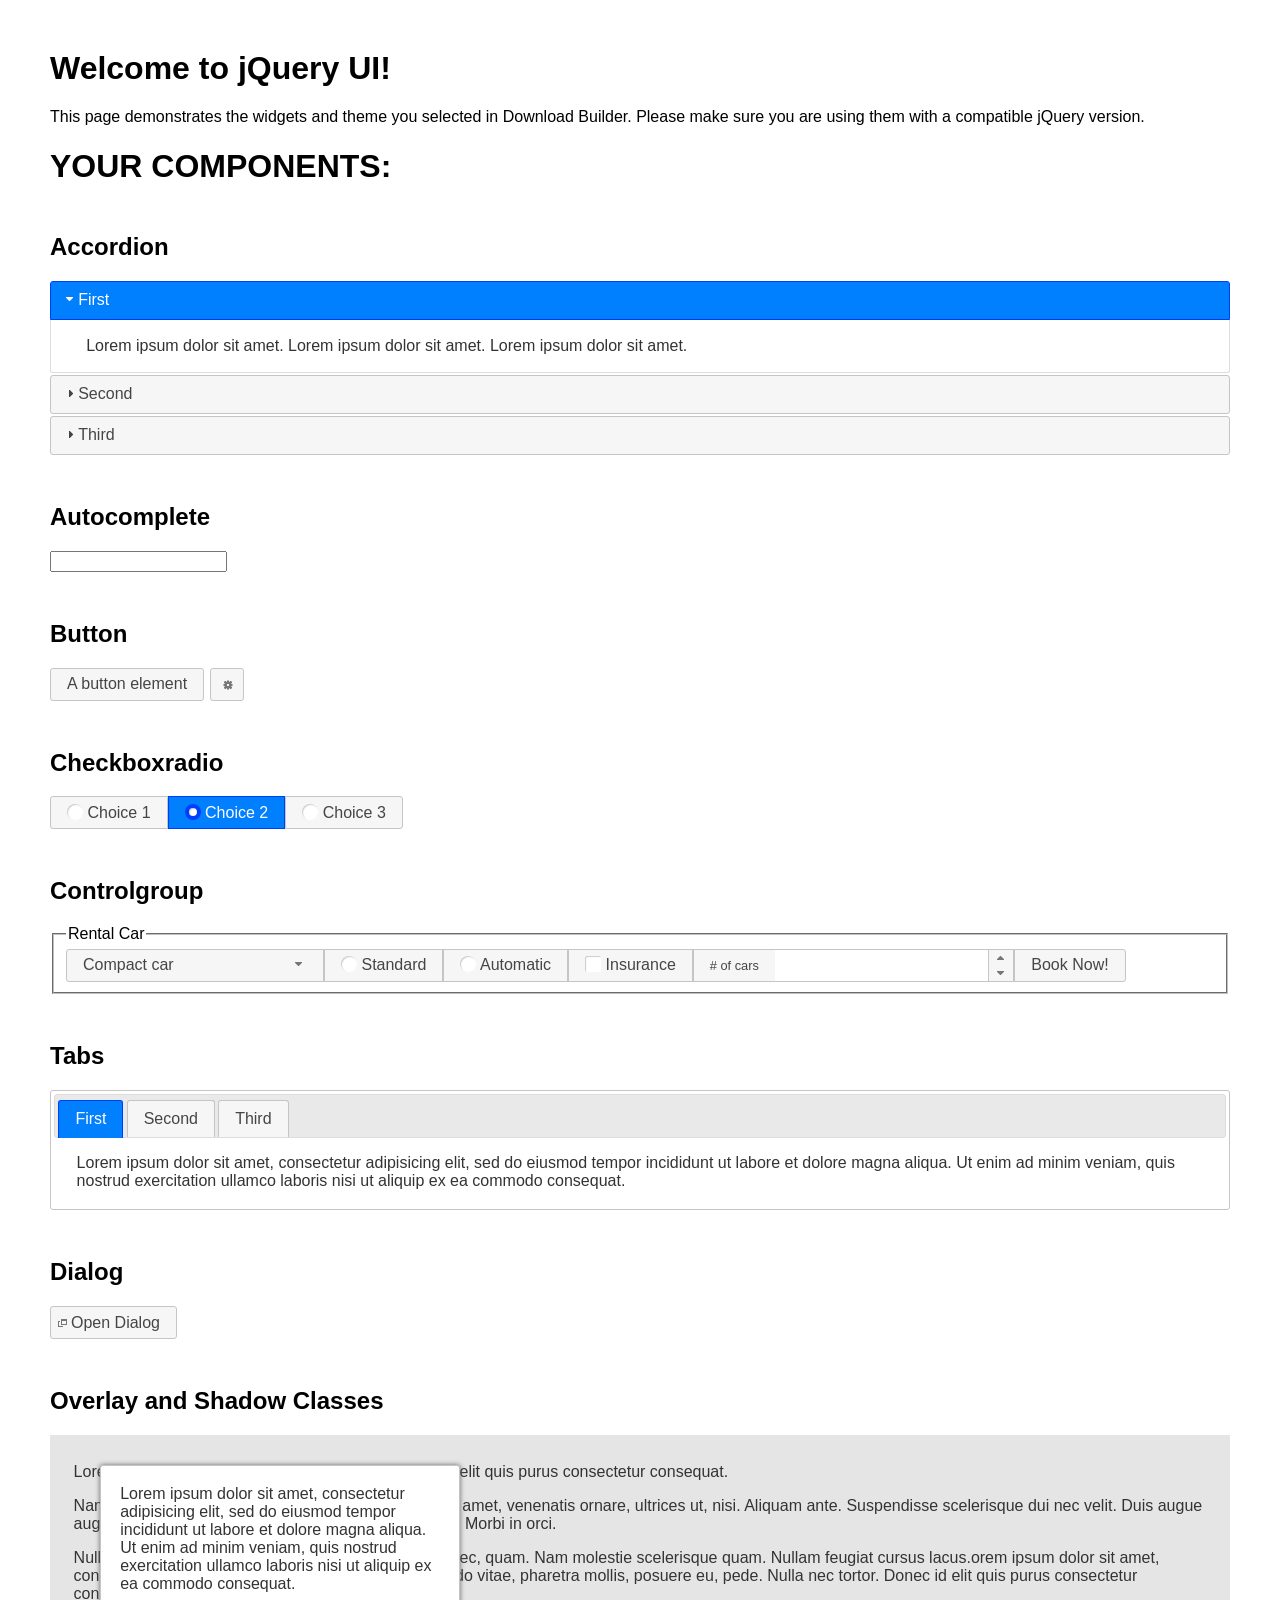
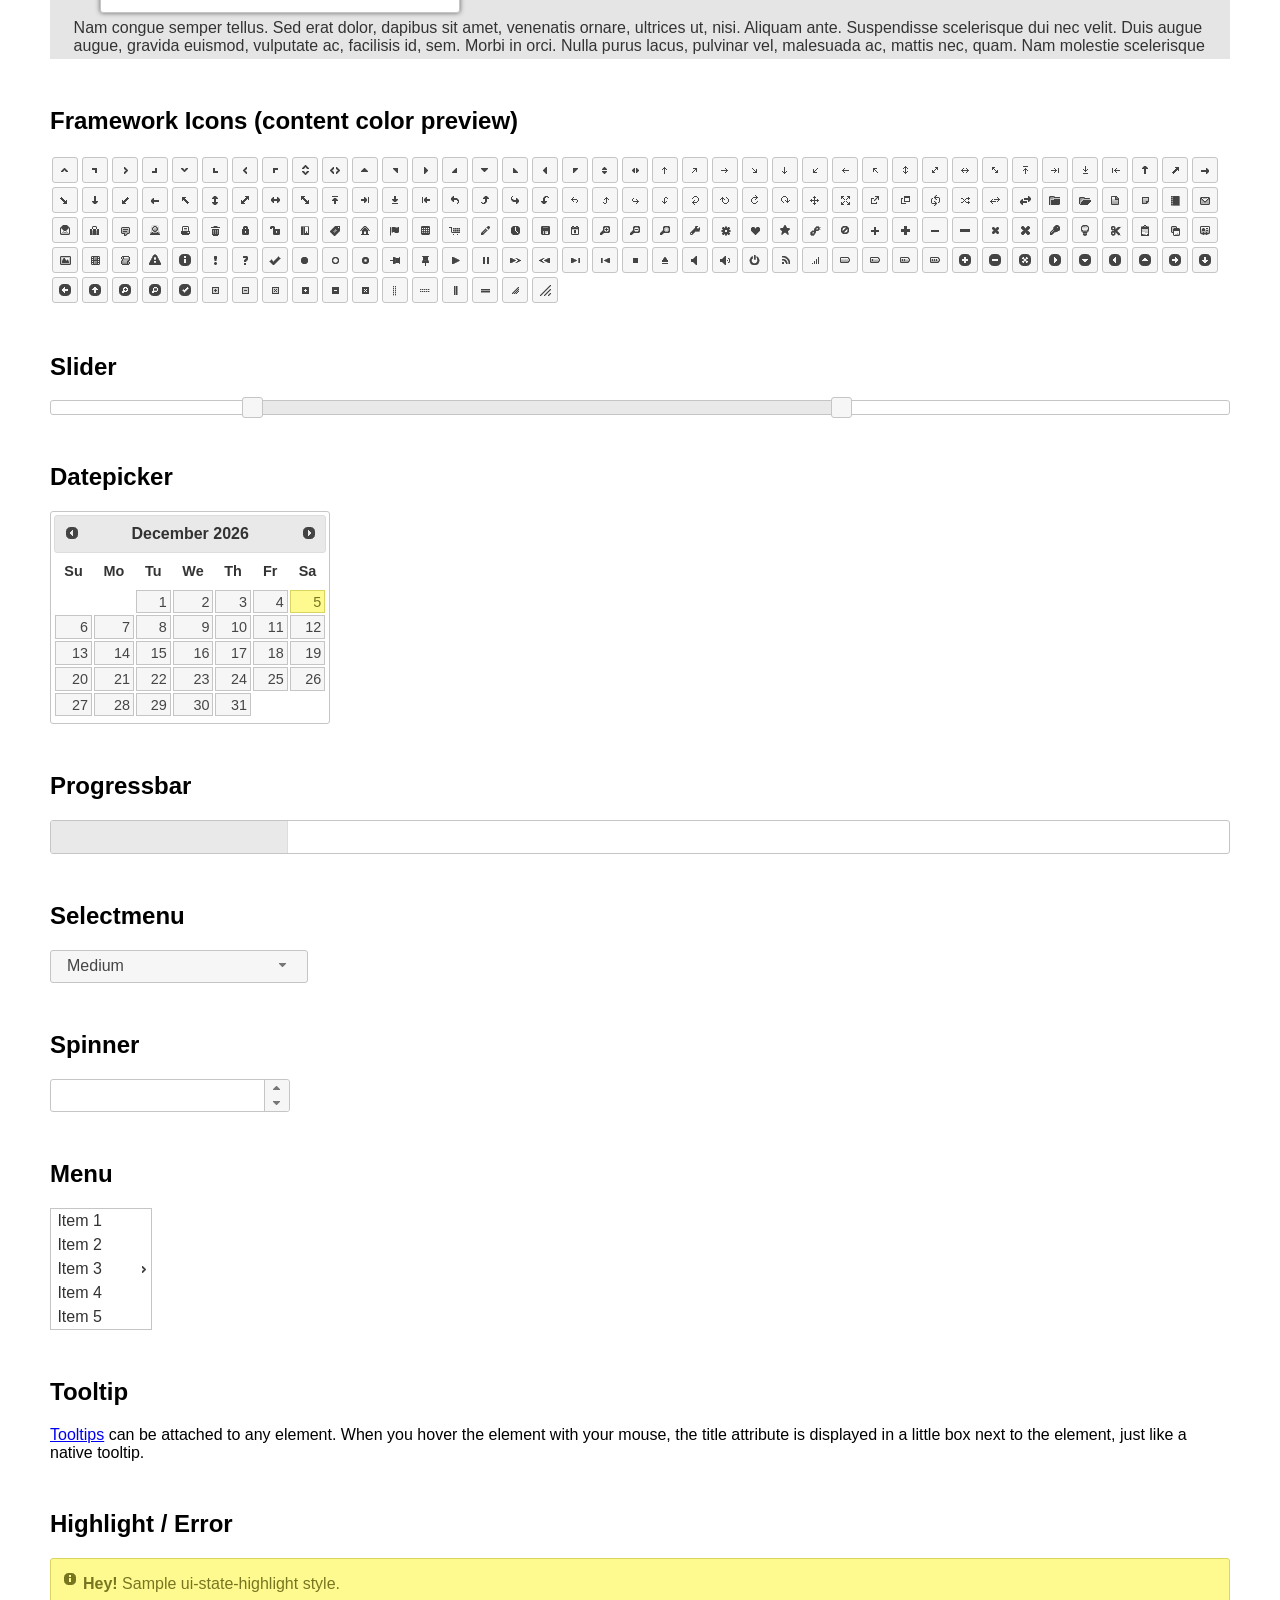
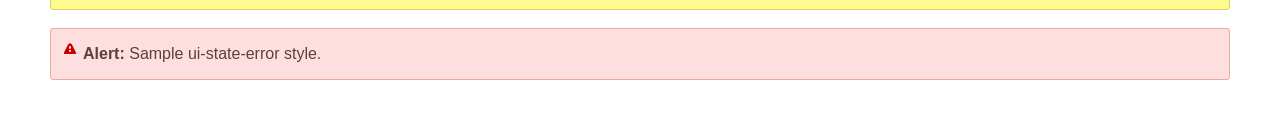
<file: wwwroot/vendors/jquery-ui/index.html>
<!doctype html>
<html lang="us">
<head>
	<meta charset="utf-8">
	<title>jQuery UI Example Page</title>
	<link href="jquery-ui.css" rel="stylesheet">
	<style>
	body{
		font-family: "Trebuchet MS", sans-serif;
		margin: 50px;
	}
	.demoHeaders {
		margin-top: 2em;
	}
	#dialog-link {
		padding: .4em 1em .4em 20px;
		text-decoration: none;
		position: relative;
	}
	#dialog-link span.ui-icon {
		margin: 0 5px 0 0;
		position: absolute;
		left: .2em;
		top: 50%;
		margin-top: -8px;
	}
	#icons {
		margin: 0;
		padding: 0;
	}
	#icons li {
		margin: 2px;
		position: relative;
		padding: 4px 0;
		cursor: pointer;
		float: left;
		list-style: none;
	}
	#icons span.ui-icon {
		float: left;
		margin: 0 4px;
	}
	.fakewindowcontain .ui-widget-overlay {
		position: absolute;
	}
	select {
		width: 200px;
	}
	</style>
</head>
<body>

<h1>Welcome to jQuery UI!</h1>

<div class="ui-widget">
	<p>This page demonstrates the widgets and theme you selected in Download Builder. Please make sure you are using them with a compatible jQuery version.</p>
</div>

<h1>YOUR COMPONENTS:</h1>

<!-- Accordion -->
<h2 class="demoHeaders">Accordion</h2>
<div id="accordion">
	<h3>First</h3>
	<div>Lorem ipsum dolor sit amet. Lorem ipsum dolor sit amet. Lorem ipsum dolor sit amet.</div>
	<h3>Second</h3>
	<div>Phasellus mattis tincidunt nibh.</div>
	<h3>Third</h3>
	<div>Nam dui erat, auctor a, dignissim quis.</div>
</div>

<!-- Autocomplete -->
<h2 class="demoHeaders">Autocomplete</h2>
<div>
	<input id="autocomplete" title="type &quot;a&quot;">
</div>

<!-- Button -->
<h2 class="demoHeaders">Button</h2>
<button id="button">A button element</button>
<button id="button-icon">An icon-only button</button>

<!-- Checkboxradio -->
<h2 class="demoHeaders">Checkboxradio</h2>
<form style="margin-top: 1em;">
	<div id="radioset">
		<input type="radio" id="radio1" name="radio"><label for="radio1">Choice 1</label>
		<input type="radio" id="radio2" name="radio" checked="checked"><label for="radio2">Choice 2</label>
		<input type="radio" id="radio3" name="radio"><label for="radio3">Choice 3</label>
	</div>
</form>

<!-- Controlgroup -->
<h2 class="demoHeaders">Controlgroup</h2>
<fieldset>
	<legend>Rental Car</legend>
	<div id="controlgroup">
		<select id="car-type">
			<option>Compact car</option>
			<option>Midsize car</option>
			<option>Full size car</option>
			<option>SUV</option>
			<option>Luxury</option>
			<option>Truck</option>
			<option>Van</option>
		</select>
		<label for="transmission-standard">Standard</label>
		<input type="radio" name="transmission" id="transmission-standard">
		<label for="transmission-automatic">Automatic</label>
		<input type="radio" name="transmission" id="transmission-automatic">
		<label for="insurance">Insurance</label>
		<input type="checkbox" name="insurance" id="insurance">
		<label for="horizontal-spinner" class="ui-controlgroup-label"># of cars</label>
		<input id="horizontal-spinner" class="ui-spinner-input">
		<button>Book Now!</button>
	</div>
</fieldset>

<!-- Tabs -->
<h2 class="demoHeaders">Tabs</h2>
<div id="tabs">
	<ul>
		<li><a href="#tabs-1">First</a></li>
		<li><a href="#tabs-2">Second</a></li>
		<li><a href="#tabs-3">Third</a></li>
	</ul>
	<div id="tabs-1">Lorem ipsum dolor sit amet, consectetur adipisicing elit, sed do eiusmod tempor incididunt ut labore et dolore magna aliqua. Ut enim ad minim veniam, quis nostrud exercitation ullamco laboris nisi ut aliquip ex ea commodo consequat.</div>
	<div id="tabs-2">Phasellus mattis tincidunt nibh. Cras orci urna, blandit id, pretium vel, aliquet ornare, felis. Maecenas scelerisque sem non nisl. Fusce sed lorem in enim dictum bibendum.</div>
	<div id="tabs-3">Nam dui erat, auctor a, dignissim quis, sollicitudin eu, felis. Pellentesque nisi urna, interdum eget, sagittis et, consequat vestibulum, lacus. Mauris porttitor ullamcorper augue.</div>
</div>

<h2 class="demoHeaders">Dialog</h2>
<p>
	<button id="dialog-link" class="ui-button ui-corner-all ui-widget">
		<span class="ui-icon ui-icon-newwin"></span>Open Dialog
	</button>
</p>

<h2 class="demoHeaders">Overlay and Shadow Classes</h2>
<div style="position: relative; width: 96%; height: 200px; padding:1% 2%; overflow:hidden;" class="fakewindowcontain">
	<p>Lorem ipsum dolor sit amet,  Nulla nec tortor. Donec id elit quis purus consectetur consequat. </p><p>Nam congue semper tellus. Sed erat dolor, dapibus sit amet, venenatis ornare, ultrices ut, nisi. Aliquam ante. Suspendisse scelerisque dui nec velit. Duis augue augue, gravida euismod, vulputate ac, facilisis id, sem. Morbi in orci. </p><p>Nulla purus lacus, pulvinar vel, malesuada ac, mattis nec, quam. Nam molestie scelerisque quam. Nullam feugiat cursus lacus.orem ipsum dolor sit amet, consectetur adipiscing elit. Donec libero risus, commodo vitae, pharetra mollis, posuere eu, pede. Nulla nec tortor. Donec id elit quis purus consectetur consequat. </p><p>Nam congue semper tellus. Sed erat dolor, dapibus sit amet, venenatis ornare, ultrices ut, nisi. Aliquam ante. Suspendisse scelerisque dui nec velit. Duis augue augue, gravida euismod, vulputate ac, facilisis id, sem. Morbi in orci. Nulla purus lacus, pulvinar vel, malesuada ac, mattis nec, quam. Nam molestie scelerisque quam. </p><p>Nullam feugiat cursus lacus.orem ipsum dolor sit amet, consectetur adipiscing elit. Donec libero risus, commodo vitae, pharetra mollis, posuere eu, pede. Nulla nec tortor. Donec id elit quis purus consectetur consequat. Nam congue semper tellus. Sed erat dolor, dapibus sit amet, venenatis ornare, ultrices ut, nisi. Aliquam ante. </p><p>Suspendisse scelerisque dui nec velit. Duis augue augue, gravida euismod, vulputate ac, facilisis id, sem. Morbi in orci. Nulla purus lacus, pulvinar vel, malesuada ac, mattis nec, quam. Nam molestie scelerisque quam. Nullam feugiat cursus lacus.orem ipsum dolor sit amet, consectetur adipiscing elit. Donec libero risus, commodo vitae, pharetra mollis, posuere eu, pede. Nulla nec tortor. Donec id elit quis purus consectetur consequat. Nam congue semper tellus. Sed erat dolor, dapibus sit amet, venenatis ornare, ultrices ut, nisi. </p>

	<!-- ui-dialog -->
	<div class="ui-widget-overlay ui-front"></div>
	<div style="position: absolute; width: 320px; left: 50px; top: 30px; padding: 1.2em" class="ui-widget ui-front ui-widget-content ui-corner-all ui-widget-shadow">
		Lorem ipsum dolor sit amet, consectetur adipisicing elit, sed do eiusmod tempor incididunt ut labore et dolore magna aliqua. Ut enim ad minim veniam, quis nostrud exercitation ullamco laboris nisi ut aliquip ex ea commodo consequat.
	</div>

</div>

<!-- ui-dialog -->
<div id="dialog" title="Dialog Title">
	<p>Lorem ipsum dolor sit amet, consectetur adipisicing elit, sed do eiusmod tempor incididunt ut labore et dolore magna aliqua. Ut enim ad minim veniam, quis nostrud exercitation ullamco laboris nisi ut aliquip ex ea commodo consequat.</p>
</div>


<h2 class="demoHeaders">Framework Icons (content color preview)</h2>
<ul id="icons" class="ui-widget ui-helper-clearfix">
	<li class="ui-state-default ui-corner-all" title=".ui-icon-caret-1-n"><span class="ui-icon ui-icon-caret-1-n"></span></li>
	<li class="ui-state-default ui-corner-all" title=".ui-icon-caret-1-ne"><span class="ui-icon ui-icon-caret-1-ne"></span></li>
	<li class="ui-state-default ui-corner-all" title=".ui-icon-caret-1-e"><span class="ui-icon ui-icon-caret-1-e"></span></li>
	<li class="ui-state-default ui-corner-all" title=".ui-icon-caret-1-se"><span class="ui-icon ui-icon-caret-1-se"></span></li>
	<li class="ui-state-default ui-corner-all" title=".ui-icon-caret-1-s"><span class="ui-icon ui-icon-caret-1-s"></span></li>
	<li class="ui-state-default ui-corner-all" title=".ui-icon-caret-1-sw"><span class="ui-icon ui-icon-caret-1-sw"></span></li>
	<li class="ui-state-default ui-corner-all" title=".ui-icon-caret-1-w"><span class="ui-icon ui-icon-caret-1-w"></span></li>
	<li class="ui-state-default ui-corner-all" title=".ui-icon-caret-1-nw"><span class="ui-icon ui-icon-caret-1-nw"></span></li>
	<li class="ui-state-default ui-corner-all" title=".ui-icon-caret-2-n-s"><span class="ui-icon ui-icon-caret-2-n-s"></span></li>
	<li class="ui-state-default ui-corner-all" title=".ui-icon-caret-2-e-w"><span class="ui-icon ui-icon-caret-2-e-w"></span></li>
	<li class="ui-state-default ui-corner-all" title=".ui-icon-triangle-1-n"><span class="ui-icon ui-icon-triangle-1-n"></span></li>
	<li class="ui-state-default ui-corner-all" title=".ui-icon-triangle-1-ne"><span class="ui-icon ui-icon-triangle-1-ne"></span></li>
	<li class="ui-state-default ui-corner-all" title=".ui-icon-triangle-1-e"><span class="ui-icon ui-icon-triangle-1-e"></span></li>
	<li class="ui-state-default ui-corner-all" title=".ui-icon-triangle-1-se"><span class="ui-icon ui-icon-triangle-1-se"></span></li>
	<li class="ui-state-default ui-corner-all" title=".ui-icon-triangle-1-s"><span class="ui-icon ui-icon-triangle-1-s"></span></li>
	<li class="ui-state-default ui-corner-all" title=".ui-icon-triangle-1-sw"><span class="ui-icon ui-icon-triangle-1-sw"></span></li>
	<li class="ui-state-default ui-corner-all" title=".ui-icon-triangle-1-w"><span class="ui-icon ui-icon-triangle-1-w"></span></li>
	<li class="ui-state-default ui-corner-all" title=".ui-icon-triangle-1-nw"><span class="ui-icon ui-icon-triangle-1-nw"></span></li>
	<li class="ui-state-default ui-corner-all" title=".ui-icon-triangle-2-n-s"><span class="ui-icon ui-icon-triangle-2-n-s"></span></li>
	<li class="ui-state-default ui-corner-all" title=".ui-icon-triangle-2-e-w"><span class="ui-icon ui-icon-triangle-2-e-w"></span></li>
	<li class="ui-state-default ui-corner-all" title=".ui-icon-arrow-1-n"><span class="ui-icon ui-icon-arrow-1-n"></span></li>
	<li class="ui-state-default ui-corner-all" title=".ui-icon-arrow-1-ne"><span class="ui-icon ui-icon-arrow-1-ne"></span></li>
	<li class="ui-state-default ui-corner-all" title=".ui-icon-arrow-1-e"><span class="ui-icon ui-icon-arrow-1-e"></span></li>
	<li class="ui-state-default ui-corner-all" title=".ui-icon-arrow-1-se"><span class="ui-icon ui-icon-arrow-1-se"></span></li>
	<li class="ui-state-default ui-corner-all" title=".ui-icon-arrow-1-s"><span class="ui-icon ui-icon-arrow-1-s"></span></li>
	<li class="ui-state-default ui-corner-all" title=".ui-icon-arrow-1-sw"><span class="ui-icon ui-icon-arrow-1-sw"></span></li>
	<li class="ui-state-default ui-corner-all" title=".ui-icon-arrow-1-w"><span class="ui-icon ui-icon-arrow-1-w"></span></li>
	<li class="ui-state-default ui-corner-all" title=".ui-icon-arrow-1-nw"><span class="ui-icon ui-icon-arrow-1-nw"></span></li>
	<li class="ui-state-default ui-corner-all" title=".ui-icon-arrow-2-n-s"><span class="ui-icon ui-icon-arrow-2-n-s"></span></li>
	<li class="ui-state-default ui-corner-all" title=".ui-icon-arrow-2-ne-sw"><span class="ui-icon ui-icon-arrow-2-ne-sw"></span></li>
	<li class="ui-state-default ui-corner-all" title=".ui-icon-arrow-2-e-w"><span class="ui-icon ui-icon-arrow-2-e-w"></span></li>
	<li class="ui-state-default ui-corner-all" title=".ui-icon-arrow-2-se-nw"><span class="ui-icon ui-icon-arrow-2-se-nw"></span></li>
	<li class="ui-state-default ui-corner-all" title=".ui-icon-arrowstop-1-n"><span class="ui-icon ui-icon-arrowstop-1-n"></span></li>
	<li class="ui-state-default ui-corner-all" title=".ui-icon-arrowstop-1-e"><span class="ui-icon ui-icon-arrowstop-1-e"></span></li>
	<li class="ui-state-default ui-corner-all" title=".ui-icon-arrowstop-1-s"><span class="ui-icon ui-icon-arrowstop-1-s"></span></li>
	<li class="ui-state-default ui-corner-all" title=".ui-icon-arrowstop-1-w"><span class="ui-icon ui-icon-arrowstop-1-w"></span></li>
	<li class="ui-state-default ui-corner-all" title=".ui-icon-arrowthick-1-n"><span class="ui-icon ui-icon-arrowthick-1-n"></span></li>
	<li class="ui-state-default ui-corner-all" title=".ui-icon-arrowthick-1-ne"><span class="ui-icon ui-icon-arrowthick-1-ne"></span></li>
	<li class="ui-state-default ui-corner-all" title=".ui-icon-arrowthick-1-e"><span class="ui-icon ui-icon-arrowthick-1-e"></span></li>
	<li class="ui-state-default ui-corner-all" title=".ui-icon-arrowthick-1-se"><span class="ui-icon ui-icon-arrowthick-1-se"></span></li>
	<li class="ui-state-default ui-corner-all" title=".ui-icon-arrowthick-1-s"><span class="ui-icon ui-icon-arrowthick-1-s"></span></li>
	<li class="ui-state-default ui-corner-all" title=".ui-icon-arrowthick-1-sw"><span class="ui-icon ui-icon-arrowthick-1-sw"></span></li>
	<li class="ui-state-default ui-corner-all" title=".ui-icon-arrowthick-1-w"><span class="ui-icon ui-icon-arrowthick-1-w"></span></li>
	<li class="ui-state-default ui-corner-all" title=".ui-icon-arrowthick-1-nw"><span class="ui-icon ui-icon-arrowthick-1-nw"></span></li>
	<li class="ui-state-default ui-corner-all" title=".ui-icon-arrowthick-2-n-s"><span class="ui-icon ui-icon-arrowthick-2-n-s"></span></li>
	<li class="ui-state-default ui-corner-all" title=".ui-icon-arrowthick-2-ne-sw"><span class="ui-icon ui-icon-arrowthick-2-ne-sw"></span></li>
	<li class="ui-state-default ui-corner-all" title=".ui-icon-arrowthick-2-e-w"><span class="ui-icon ui-icon-arrowthick-2-e-w"></span></li>
	<li class="ui-state-default ui-corner-all" title=".ui-icon-arrowthick-2-se-nw"><span class="ui-icon ui-icon-arrowthick-2-se-nw"></span></li>
	<li class="ui-state-default ui-corner-all" title=".ui-icon-arrowthickstop-1-n"><span class="ui-icon ui-icon-arrowthickstop-1-n"></span></li>
	<li class="ui-state-default ui-corner-all" title=".ui-icon-arrowthickstop-1-e"><span class="ui-icon ui-icon-arrowthickstop-1-e"></span></li>
	<li class="ui-state-default ui-corner-all" title=".ui-icon-arrowthickstop-1-s"><span class="ui-icon ui-icon-arrowthickstop-1-s"></span></li>
	<li class="ui-state-default ui-corner-all" title=".ui-icon-arrowthickstop-1-w"><span class="ui-icon ui-icon-arrowthickstop-1-w"></span></li>
	<li class="ui-state-default ui-corner-all" title=".ui-icon-arrowreturnthick-1-w"><span class="ui-icon ui-icon-arrowreturnthick-1-w"></span></li>
	<li class="ui-state-default ui-corner-all" title=".ui-icon-arrowreturnthick-1-n"><span class="ui-icon ui-icon-arrowreturnthick-1-n"></span></li>
	<li class="ui-state-default ui-corner-all" title=".ui-icon-arrowreturnthick-1-e"><span class="ui-icon ui-icon-arrowreturnthick-1-e"></span></li>
	<li class="ui-state-default ui-corner-all" title=".ui-icon-arrowreturnthick-1-s"><span class="ui-icon ui-icon-arrowreturnthick-1-s"></span></li>
	<li class="ui-state-default ui-corner-all" title=".ui-icon-arrowreturn-1-w"><span class="ui-icon ui-icon-arrowreturn-1-w"></span></li>
	<li class="ui-state-default ui-corner-all" title=".ui-icon-arrowreturn-1-n"><span class="ui-icon ui-icon-arrowreturn-1-n"></span></li>
	<li class="ui-state-default ui-corner-all" title=".ui-icon-arrowreturn-1-e"><span class="ui-icon ui-icon-arrowreturn-1-e"></span></li>
	<li class="ui-state-default ui-corner-all" title=".ui-icon-arrowreturn-1-s"><span class="ui-icon ui-icon-arrowreturn-1-s"></span></li>
	<li class="ui-state-default ui-corner-all" title=".ui-icon-arrowrefresh-1-w"><span class="ui-icon ui-icon-arrowrefresh-1-w"></span></li>
	<li class="ui-state-default ui-corner-all" title=".ui-icon-arrowrefresh-1-n"><span class="ui-icon ui-icon-arrowrefresh-1-n"></span></li>
	<li class="ui-state-default ui-corner-all" title=".ui-icon-arrowrefresh-1-e"><span class="ui-icon ui-icon-arrowrefresh-1-e"></span></li>
	<li class="ui-state-default ui-corner-all" title=".ui-icon-arrowrefresh-1-s"><span class="ui-icon ui-icon-arrowrefresh-1-s"></span></li>
	<li class="ui-state-default ui-corner-all" title=".ui-icon-arrow-4"><span class="ui-icon ui-icon-arrow-4"></span></li>
	<li class="ui-state-default ui-corner-all" title=".ui-icon-arrow-4-diag"><span class="ui-icon ui-icon-arrow-4-diag"></span></li>
	<li class="ui-state-default ui-corner-all" title=".ui-icon-extlink"><span class="ui-icon ui-icon-extlink"></span></li>
	<li class="ui-state-default ui-corner-all" title=".ui-icon-newwin"><span class="ui-icon ui-icon-newwin"></span></li>
	<li class="ui-state-default ui-corner-all" title=".ui-icon-refresh"><span class="ui-icon ui-icon-refresh"></span></li>
	<li class="ui-state-default ui-corner-all" title=".ui-icon-shuffle"><span class="ui-icon ui-icon-shuffle"></span></li>
	<li class="ui-state-default ui-corner-all" title=".ui-icon-transfer-e-w"><span class="ui-icon ui-icon-transfer-e-w"></span></li>
	<li class="ui-state-default ui-corner-all" title=".ui-icon-transferthick-e-w"><span class="ui-icon ui-icon-transferthick-e-w"></span></li>
	<li class="ui-state-default ui-corner-all" title=".ui-icon-folder-collapsed"><span class="ui-icon ui-icon-folder-collapsed"></span></li>
	<li class="ui-state-default ui-corner-all" title=".ui-icon-folder-open"><span class="ui-icon ui-icon-folder-open"></span></li>
	<li class="ui-state-default ui-corner-all" title=".ui-icon-document"><span class="ui-icon ui-icon-document"></span></li>
	<li class="ui-state-default ui-corner-all" title=".ui-icon-document-b"><span class="ui-icon ui-icon-document-b"></span></li>
	<li class="ui-state-default ui-corner-all" title=".ui-icon-note"><span class="ui-icon ui-icon-note"></span></li>
	<li class="ui-state-default ui-corner-all" title=".ui-icon-mail-closed"><span class="ui-icon ui-icon-mail-closed"></span></li>
	<li class="ui-state-default ui-corner-all" title=".ui-icon-mail-open"><span class="ui-icon ui-icon-mail-open"></span></li>
	<li class="ui-state-default ui-corner-all" title=".ui-icon-suitcase"><span class="ui-icon ui-icon-suitcase"></span></li>
	<li class="ui-state-default ui-corner-all" title=".ui-icon-comment"><span class="ui-icon ui-icon-comment"></span></li>
	<li class="ui-state-default ui-corner-all" title=".ui-icon-person"><span class="ui-icon ui-icon-person"></span></li>
	<li class="ui-state-default ui-corner-all" title=".ui-icon-print"><span class="ui-icon ui-icon-print"></span></li>
	<li class="ui-state-default ui-corner-all" title=".ui-icon-trash"><span class="ui-icon ui-icon-trash"></span></li>
	<li class="ui-state-default ui-corner-all" title=".ui-icon-locked"><span class="ui-icon ui-icon-locked"></span></li>
	<li class="ui-state-default ui-corner-all" title=".ui-icon-unlocked"><span class="ui-icon ui-icon-unlocked"></span></li>
	<li class="ui-state-default ui-corner-all" title=".ui-icon-bookmark"><span class="ui-icon ui-icon-bookmark"></span></li>
	<li class="ui-state-default ui-corner-all" title=".ui-icon-tag"><span class="ui-icon ui-icon-tag"></span></li>
	<li class="ui-state-default ui-corner-all" title=".ui-icon-home"><span class="ui-icon ui-icon-home"></span></li>
	<li class="ui-state-default ui-corner-all" title=".ui-icon-flag"><span class="ui-icon ui-icon-flag"></span></li>
	<li class="ui-state-default ui-corner-all" title=".ui-icon-calculator"><span class="ui-icon ui-icon-calculator"></span></li>
	<li class="ui-state-default ui-corner-all" title=".ui-icon-cart"><span class="ui-icon ui-icon-cart"></span></li>
	<li class="ui-state-default ui-corner-all" title=".ui-icon-pencil"><span class="ui-icon ui-icon-pencil"></span></li>
	<li class="ui-state-default ui-corner-all" title=".ui-icon-clock"><span class="ui-icon ui-icon-clock"></span></li>
	<li class="ui-state-default ui-corner-all" title=".ui-icon-disk"><span class="ui-icon ui-icon-disk"></span></li>
	<li class="ui-state-default ui-corner-all" title=".ui-icon-calendar"><span class="ui-icon ui-icon-calendar"></span></li>
	<li class="ui-state-default ui-corner-all" title=".ui-icon-zoomin"><span class="ui-icon ui-icon-zoomin"></span></li>
	<li class="ui-state-default ui-corner-all" title=".ui-icon-zoomout"><span class="ui-icon ui-icon-zoomout"></span></li>
	<li class="ui-state-default ui-corner-all" title=".ui-icon-search"><span class="ui-icon ui-icon-search"></span></li>
	<li class="ui-state-default ui-corner-all" title=".ui-icon-wrench"><span class="ui-icon ui-icon-wrench"></span></li>
	<li class="ui-state-default ui-corner-all" title=".ui-icon-gear"><span class="ui-icon ui-icon-gear"></span></li>
	<li class="ui-state-default ui-corner-all" title=".ui-icon-heart"><span class="ui-icon ui-icon-heart"></span></li>
	<li class="ui-state-default ui-corner-all" title=".ui-icon-star"><span class="ui-icon ui-icon-star"></span></li>
	<li class="ui-state-default ui-corner-all" title=".ui-icon-link"><span class="ui-icon ui-icon-link"></span></li>
	<li class="ui-state-default ui-corner-all" title=".ui-icon-cancel"><span class="ui-icon ui-icon-cancel"></span></li>
	<li class="ui-state-default ui-corner-all" title=".ui-icon-plus"><span class="ui-icon ui-icon-plus"></span></li>
	<li class="ui-state-default ui-corner-all" title=".ui-icon-plusthick"><span class="ui-icon ui-icon-plusthick"></span></li>
	<li class="ui-state-default ui-corner-all" title=".ui-icon-minus"><span class="ui-icon ui-icon-minus"></span></li>
	<li class="ui-state-default ui-corner-all" title=".ui-icon-minusthick"><span class="ui-icon ui-icon-minusthick"></span></li>
	<li class="ui-state-default ui-corner-all" title=".ui-icon-close"><span class="ui-icon ui-icon-close"></span></li>
	<li class="ui-state-default ui-corner-all" title=".ui-icon-closethick"><span class="ui-icon ui-icon-closethick"></span></li>
	<li class="ui-state-default ui-corner-all" title=".ui-icon-key"><span class="ui-icon ui-icon-key"></span></li>
	<li class="ui-state-default ui-corner-all" title=".ui-icon-lightbulb"><span class="ui-icon ui-icon-lightbulb"></span></li>
	<li class="ui-state-default ui-corner-all" title=".ui-icon-scissors"><span class="ui-icon ui-icon-scissors"></span></li>
	<li class="ui-state-default ui-corner-all" title=".ui-icon-clipboard"><span class="ui-icon ui-icon-clipboard"></span></li>
	<li class="ui-state-default ui-corner-all" title=".ui-icon-copy"><span class="ui-icon ui-icon-copy"></span></li>
	<li class="ui-state-default ui-corner-all" title=".ui-icon-contact"><span class="ui-icon ui-icon-contact"></span></li>
	<li class="ui-state-default ui-corner-all" title=".ui-icon-image"><span class="ui-icon ui-icon-image"></span></li>
	<li class="ui-state-default ui-corner-all" title=".ui-icon-video"><span class="ui-icon ui-icon-video"></span></li>
	<li class="ui-state-default ui-corner-all" title=".ui-icon-script"><span class="ui-icon ui-icon-script"></span></li>
	<li class="ui-state-default ui-corner-all" title=".ui-icon-alert"><span class="ui-icon ui-icon-alert"></span></li>
	<li class="ui-state-default ui-corner-all" title=".ui-icon-info"><span class="ui-icon ui-icon-info"></span></li>
	<li class="ui-state-default ui-corner-all" title=".ui-icon-notice"><span class="ui-icon ui-icon-notice"></span></li>
	<li class="ui-state-default ui-corner-all" title=".ui-icon-help"><span class="ui-icon ui-icon-help"></span></li>
	<li class="ui-state-default ui-corner-all" title=".ui-icon-check"><span class="ui-icon ui-icon-check"></span></li>
	<li class="ui-state-default ui-corner-all" title=".ui-icon-bullet"><span class="ui-icon ui-icon-bullet"></span></li>
	<li class="ui-state-default ui-corner-all" title=".ui-icon-radio-off"><span class="ui-icon ui-icon-radio-off"></span></li>
	<li class="ui-state-default ui-corner-all" title=".ui-icon-radio-on"><span class="ui-icon ui-icon-radio-on"></span></li>
	<li class="ui-state-default ui-corner-all" title=".ui-icon-pin-w"><span class="ui-icon ui-icon-pin-w"></span></li>
	<li class="ui-state-default ui-corner-all" title=".ui-icon-pin-s"><span class="ui-icon ui-icon-pin-s"></span></li>
	<li class="ui-state-default ui-corner-all" title=".ui-icon-play"><span class="ui-icon ui-icon-play"></span></li>
	<li class="ui-state-default ui-corner-all" title=".ui-icon-pause"><span class="ui-icon ui-icon-pause"></span></li>
	<li class="ui-state-default ui-corner-all" title=".ui-icon-seek-next"><span class="ui-icon ui-icon-seek-next"></span></li>
	<li class="ui-state-default ui-corner-all" title=".ui-icon-seek-prev"><span class="ui-icon ui-icon-seek-prev"></span></li>
	<li class="ui-state-default ui-corner-all" title=".ui-icon-seek-end"><span class="ui-icon ui-icon-seek-end"></span></li>
	<li class="ui-state-default ui-corner-all" title=".ui-icon-seek-first"><span class="ui-icon ui-icon-seek-first"></span></li>
	<li class="ui-state-default ui-corner-all" title=".ui-icon-stop"><span class="ui-icon ui-icon-stop"></span></li>
	<li class="ui-state-default ui-corner-all" title=".ui-icon-eject"><span class="ui-icon ui-icon-eject"></span></li>
	<li class="ui-state-default ui-corner-all" title=".ui-icon-volume-off"><span class="ui-icon ui-icon-volume-off"></span></li>
	<li class="ui-state-default ui-corner-all" title=".ui-icon-volume-on"><span class="ui-icon ui-icon-volume-on"></span></li>
	<li class="ui-state-default ui-corner-all" title=".ui-icon-power"><span class="ui-icon ui-icon-power"></span></li>
	<li class="ui-state-default ui-corner-all" title=".ui-icon-signal-diag"><span class="ui-icon ui-icon-signal-diag"></span></li>
	<li class="ui-state-default ui-corner-all" title=".ui-icon-signal"><span class="ui-icon ui-icon-signal"></span></li>
	<li class="ui-state-default ui-corner-all" title=".ui-icon-battery-0"><span class="ui-icon ui-icon-battery-0"></span></li>
	<li class="ui-state-default ui-corner-all" title=".ui-icon-battery-1"><span class="ui-icon ui-icon-battery-1"></span></li>
	<li class="ui-state-default ui-corner-all" title=".ui-icon-battery-2"><span class="ui-icon ui-icon-battery-2"></span></li>
	<li class="ui-state-default ui-corner-all" title=".ui-icon-battery-3"><span class="ui-icon ui-icon-battery-3"></span></li>
	<li class="ui-state-default ui-corner-all" title=".ui-icon-circle-plus"><span class="ui-icon ui-icon-circle-plus"></span></li>
	<li class="ui-state-default ui-corner-all" title=".ui-icon-circle-minus"><span class="ui-icon ui-icon-circle-minus"></span></li>
	<li class="ui-state-default ui-corner-all" title=".ui-icon-circle-close"><span class="ui-icon ui-icon-circle-close"></span></li>
	<li class="ui-state-default ui-corner-all" title=".ui-icon-circle-triangle-e"><span class="ui-icon ui-icon-circle-triangle-e"></span></li>
	<li class="ui-state-default ui-corner-all" title=".ui-icon-circle-triangle-s"><span class="ui-icon ui-icon-circle-triangle-s"></span></li>
	<li class="ui-state-default ui-corner-all" title=".ui-icon-circle-triangle-w"><span class="ui-icon ui-icon-circle-triangle-w"></span></li>
	<li class="ui-state-default ui-corner-all" title=".ui-icon-circle-triangle-n"><span class="ui-icon ui-icon-circle-triangle-n"></span></li>
	<li class="ui-state-default ui-corner-all" title=".ui-icon-circle-arrow-e"><span class="ui-icon ui-icon-circle-arrow-e"></span></li>
	<li class="ui-state-default ui-corner-all" title=".ui-icon-circle-arrow-s"><span class="ui-icon ui-icon-circle-arrow-s"></span></li>
	<li class="ui-state-default ui-corner-all" title=".ui-icon-circle-arrow-w"><span class="ui-icon ui-icon-circle-arrow-w"></span></li>
	<li class="ui-state-default ui-corner-all" title=".ui-icon-circle-arrow-n"><span class="ui-icon ui-icon-circle-arrow-n"></span></li>
	<li class="ui-state-default ui-corner-all" title=".ui-icon-circle-zoomin"><span class="ui-icon ui-icon-circle-zoomin"></span></li>
	<li class="ui-state-default ui-corner-all" title=".ui-icon-circle-zoomout"><span class="ui-icon ui-icon-circle-zoomout"></span></li>
	<li class="ui-state-default ui-corner-all" title=".ui-icon-circle-check"><span class="ui-icon ui-icon-circle-check"></span></li>
	<li class="ui-state-default ui-corner-all" title=".ui-icon-circlesmall-plus"><span class="ui-icon ui-icon-circlesmall-plus"></span></li>
	<li class="ui-state-default ui-corner-all" title=".ui-icon-circlesmall-minus"><span class="ui-icon ui-icon-circlesmall-minus"></span></li>
	<li class="ui-state-default ui-corner-all" title=".ui-icon-circlesmall-close"><span class="ui-icon ui-icon-circlesmall-close"></span></li>
	<li class="ui-state-default ui-corner-all" title=".ui-icon-squaresmall-plus"><span class="ui-icon ui-icon-squaresmall-plus"></span></li>
	<li class="ui-state-default ui-corner-all" title=".ui-icon-squaresmall-minus"><span class="ui-icon ui-icon-squaresmall-minus"></span></li>
	<li class="ui-state-default ui-corner-all" title=".ui-icon-squaresmall-close"><span class="ui-icon ui-icon-squaresmall-close"></span></li>
	<li class="ui-state-default ui-corner-all" title=".ui-icon-grip-dotted-vertical"><span class="ui-icon ui-icon-grip-dotted-vertical"></span></li>
	<li class="ui-state-default ui-corner-all" title=".ui-icon-grip-dotted-horizontal"><span class="ui-icon ui-icon-grip-dotted-horizontal"></span></li>
	<li class="ui-state-default ui-corner-all" title=".ui-icon-grip-solid-vertical"><span class="ui-icon ui-icon-grip-solid-vertical"></span></li>
	<li class="ui-state-default ui-corner-all" title=".ui-icon-grip-solid-horizontal"><span class="ui-icon ui-icon-grip-solid-horizontal"></span></li>
	<li class="ui-state-default ui-corner-all" title=".ui-icon-gripsmall-diagonal-se"><span class="ui-icon ui-icon-gripsmall-diagonal-se"></span></li>
	<li class="ui-state-default ui-corner-all" title=".ui-icon-grip-diagonal-se"><span class="ui-icon ui-icon-grip-diagonal-se"></span></li>
</ul>

<!-- Slider -->
<h2 class="demoHeaders">Slider</h2>
<div id="slider"></div>

<!-- Datepicker -->
<h2 class="demoHeaders">Datepicker</h2>
<div id="datepicker"></div>

<!-- Progressbar -->
<h2 class="demoHeaders">Progressbar</h2>
<div id="progressbar"></div>

<!-- Progressbar -->
<h2 class="demoHeaders">Selectmenu</h2>
<select id="selectmenu">
	<option>Slower</option>
	<option>Slow</option>
	<option selected="selected">Medium</option>
	<option>Fast</option>
	<option>Faster</option>
</select>

<!-- Spinner -->
<h2 class="demoHeaders">Spinner</h2>
<input id="spinner">

<!-- Menu -->
<h2 class="demoHeaders">Menu</h2>
<ul style="width:100px;" id="menu">
	<li><div>Item 1</div></li>
	<li><div>Item 2</div></li>
	<li><div>Item 3</div>
		<ul>
			<li><div>Item 3-1</div></li>
			<li><div>Item 3-2</div></li>
			<li><div>Item 3-3</div></li>
			<li><div>Item 3-4</div></li>
			<li><div>Item 3-5</div></li>
		</ul>
	</li>
	<li><div>Item 4</div></li>
	<li><div>Item 5</div></li>
</ul>

<!-- Tooltip -->
<h2 class="demoHeaders">Tooltip</h2>
<p id="tooltip">
	<a href="#" title="That&apos;s what this widget is">Tooltips</a> can be attached to any element. When you hover
the element with your mouse, the title attribute is displayed in a little box next to the element, just like a native tooltip.
</p>

<!-- Highlight / Error -->
<h2 class="demoHeaders">Highlight / Error</h2>
<div class="ui-widget">
	<div class="ui-state-highlight ui-corner-all" style="margin-top: 20px; padding: 0 .7em;">
		<p><span class="ui-icon ui-icon-info" style="float: left; margin-right: .3em;"></span>
		<strong>Hey!</strong> Sample ui-state-highlight style.</p>
	</div>
</div>
<br>
<div class="ui-widget">
	<div class="ui-state-error ui-corner-all" style="padding: 0 .7em;">
		<p><span class="ui-icon ui-icon-alert" style="float: left; margin-right: .3em;"></span>
		<strong>Alert:</strong> Sample ui-state-error style.</p>
	</div>
</div>

<script src="external/jquery/jquery.js"></script>
<script src="jquery-ui.js"></script>
<script>
$( "#accordion" ).accordion();

var availableTags = [
	"ActionScript",
	"AppleScript",
	"Asp",
	"BASIC",
	"C",
	"C++",
	"Clojure",
	"COBOL",
	"ColdFusion",
	"Erlang",
	"Fortran",
	"Groovy",
	"Haskell",
	"Java",
	"JavaScript",
	"Lisp",
	"Perl",
	"PHP",
	"Python",
	"Ruby",
	"Scala",
	"Scheme"
];
$( "#autocomplete" ).autocomplete({
	source: availableTags
});

$( "#button" ).button();
$( "#button-icon" ).button({
	icon: "ui-icon-gear",
	showLabel: false
});

$( "#radioset" ).buttonset();

$( "#controlgroup" ).controlgroup();

$( "#tabs" ).tabs();

$( "#dialog" ).dialog({
	autoOpen: false,
	width: 400,
	buttons: [
		{
			text: "Ok",
			click: function() {
				$( this ).dialog( "close" );
			}
		},
		{
			text: "Cancel",
			click: function() {
				$( this ).dialog( "close" );
			}
		}
	]
});

// Link to open the dialog
$( "#dialog-link" ).click(function( event ) {
	$( "#dialog" ).dialog( "open" );
	event.preventDefault();
});

$( "#datepicker" ).datepicker({
	inline: true
});

$( "#slider" ).slider({
	range: true,
	values: [ 17, 67 ]
});

$( "#progressbar" ).progressbar({
	value: 20
});

$( "#spinner" ).spinner();

$( "#menu" ).menu();

$( "#tooltip" ).tooltip();

$( "#selectmenu" ).selectmenu();

// Hover states on the static widgets
$( "#dialog-link, #icons li" ).hover(
	function() {
		$( this ).addClass( "ui-state-hover" );
	},
	function() {
		$( this ).removeClass( "ui-state-hover" );
	}
);
</script>
</body>
</html>
</file>
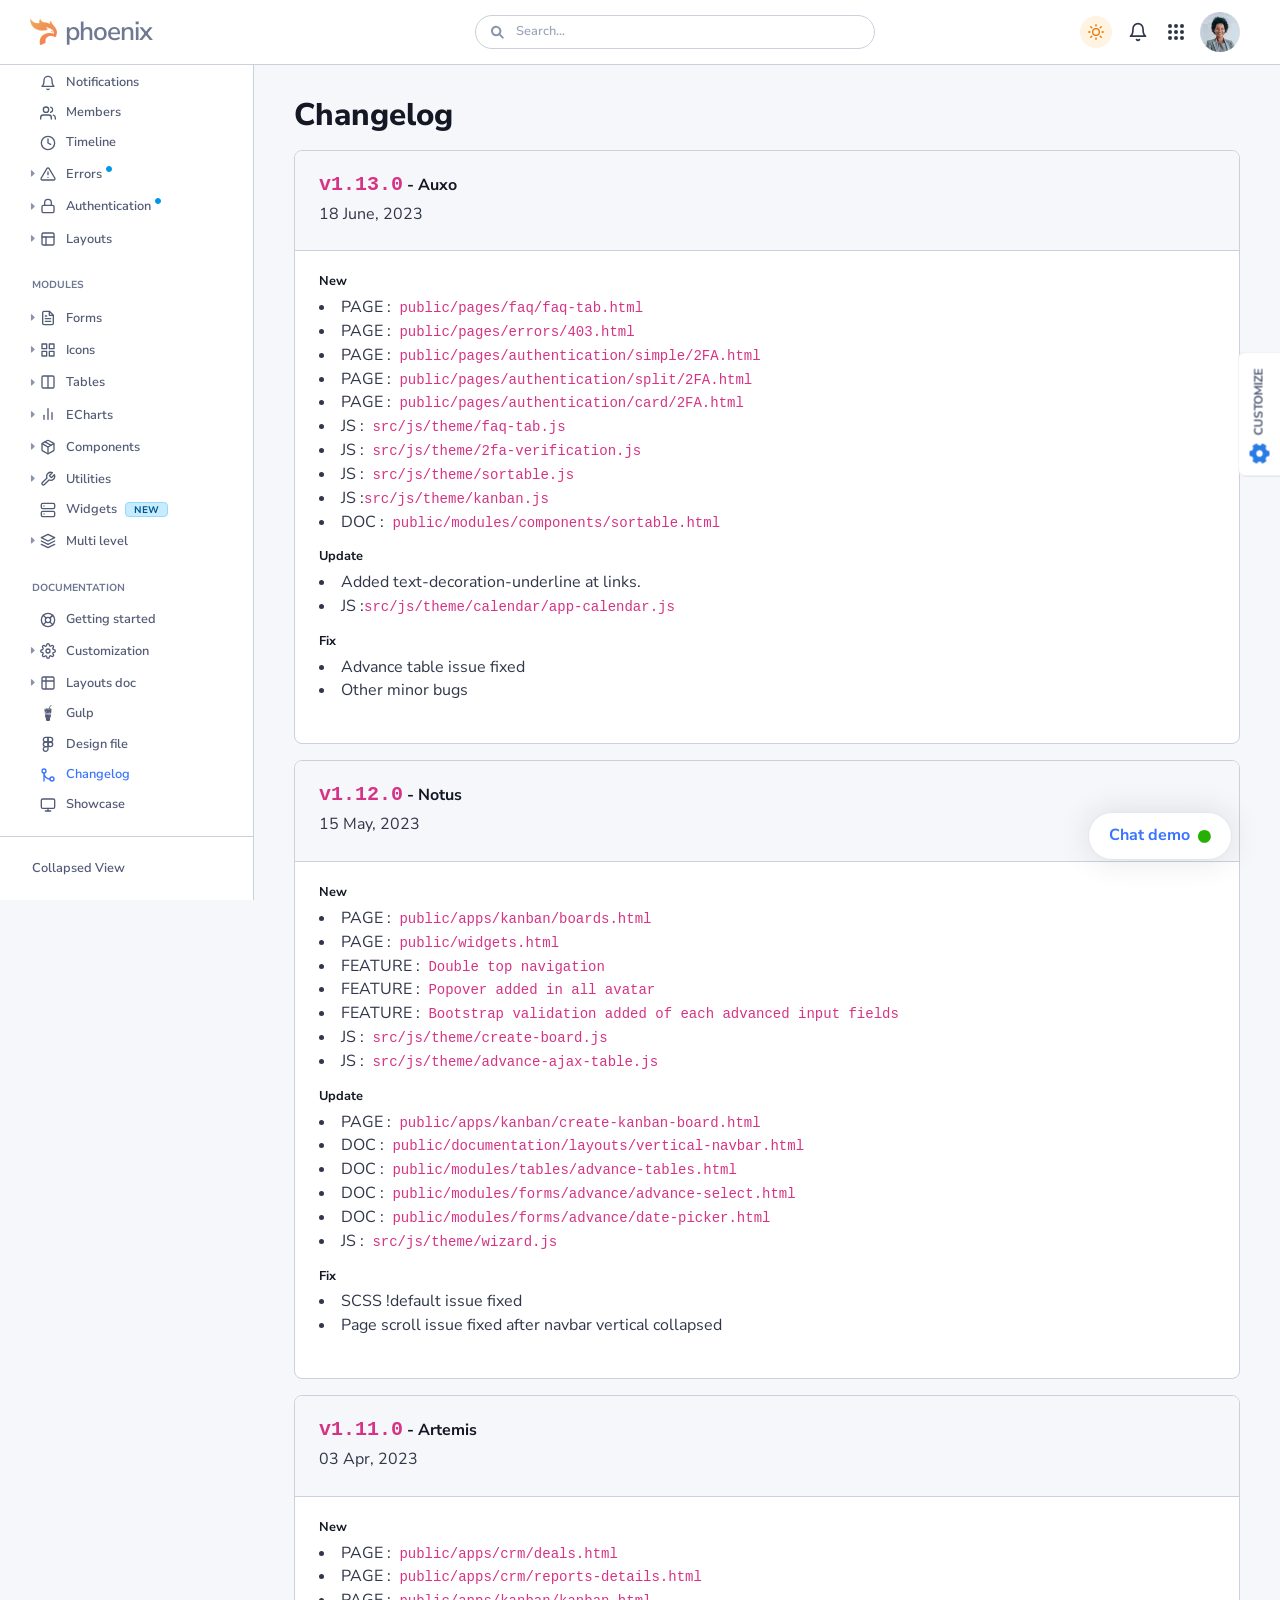
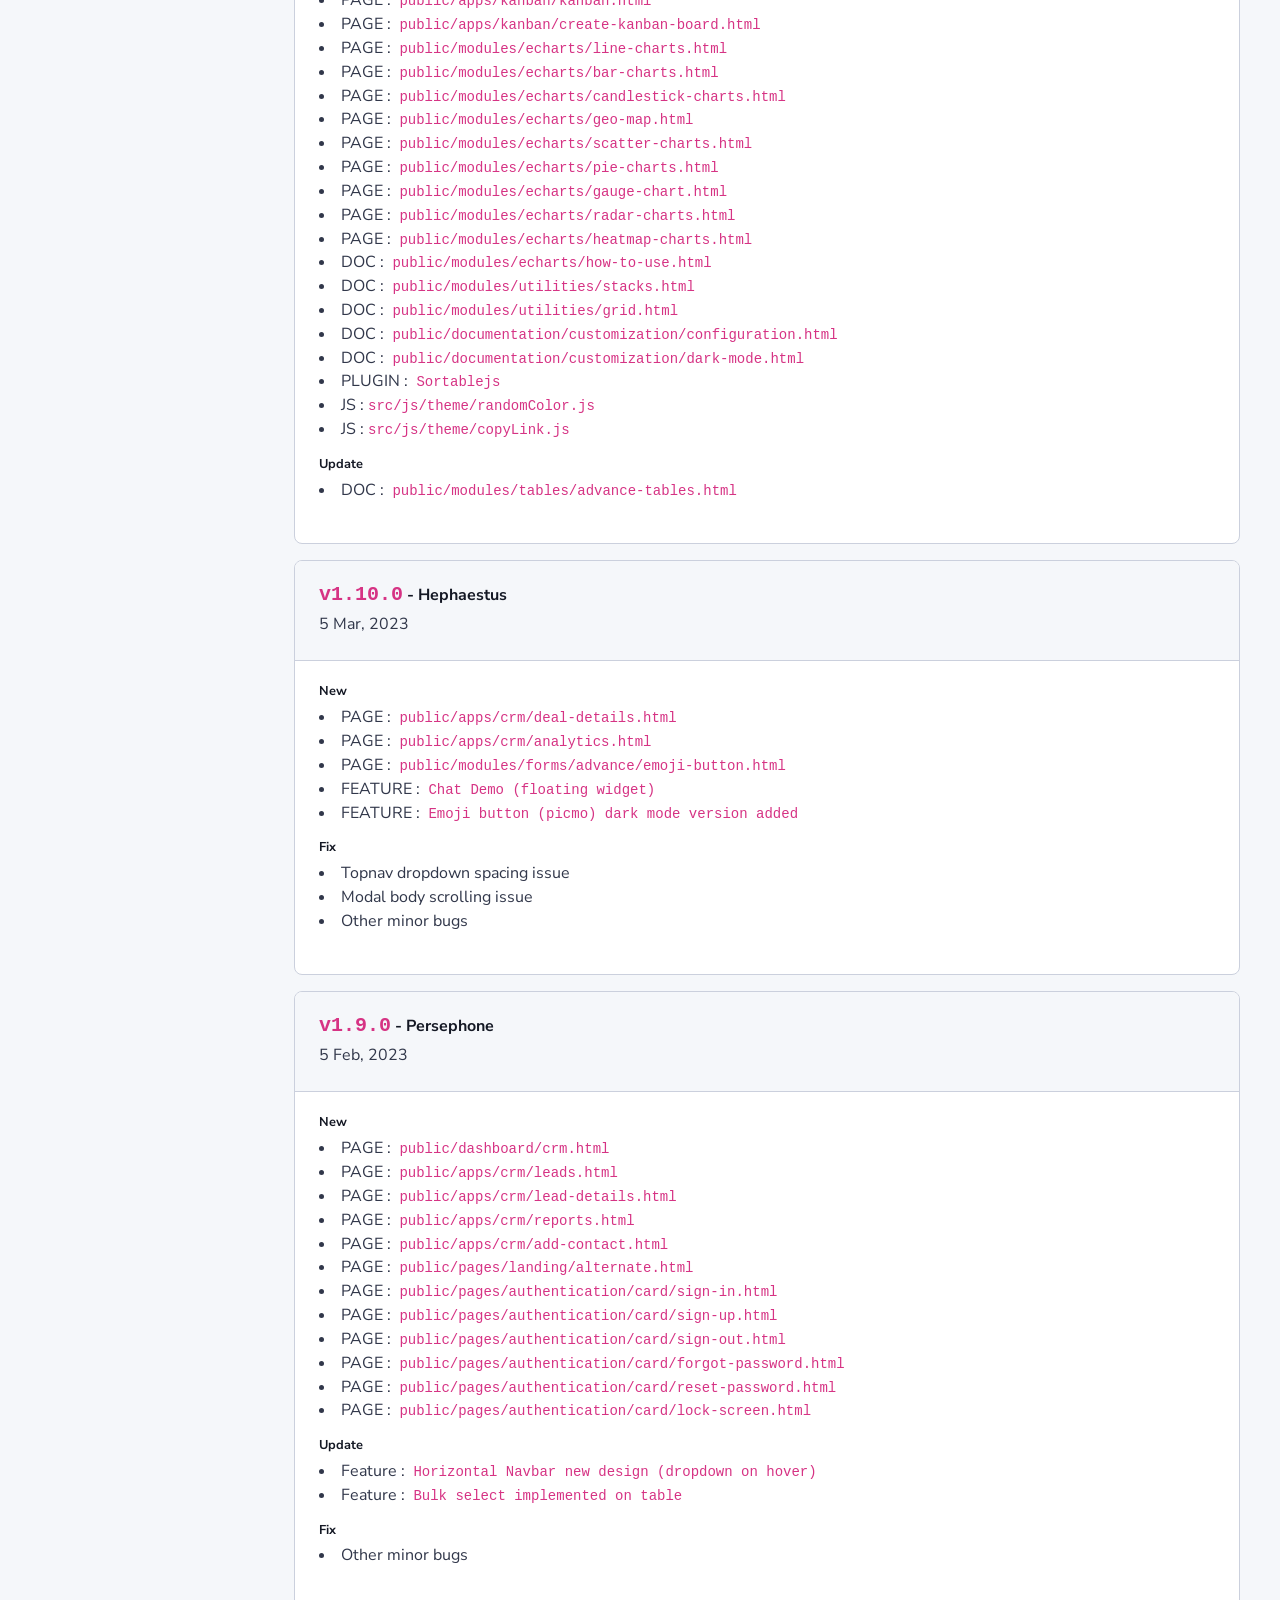
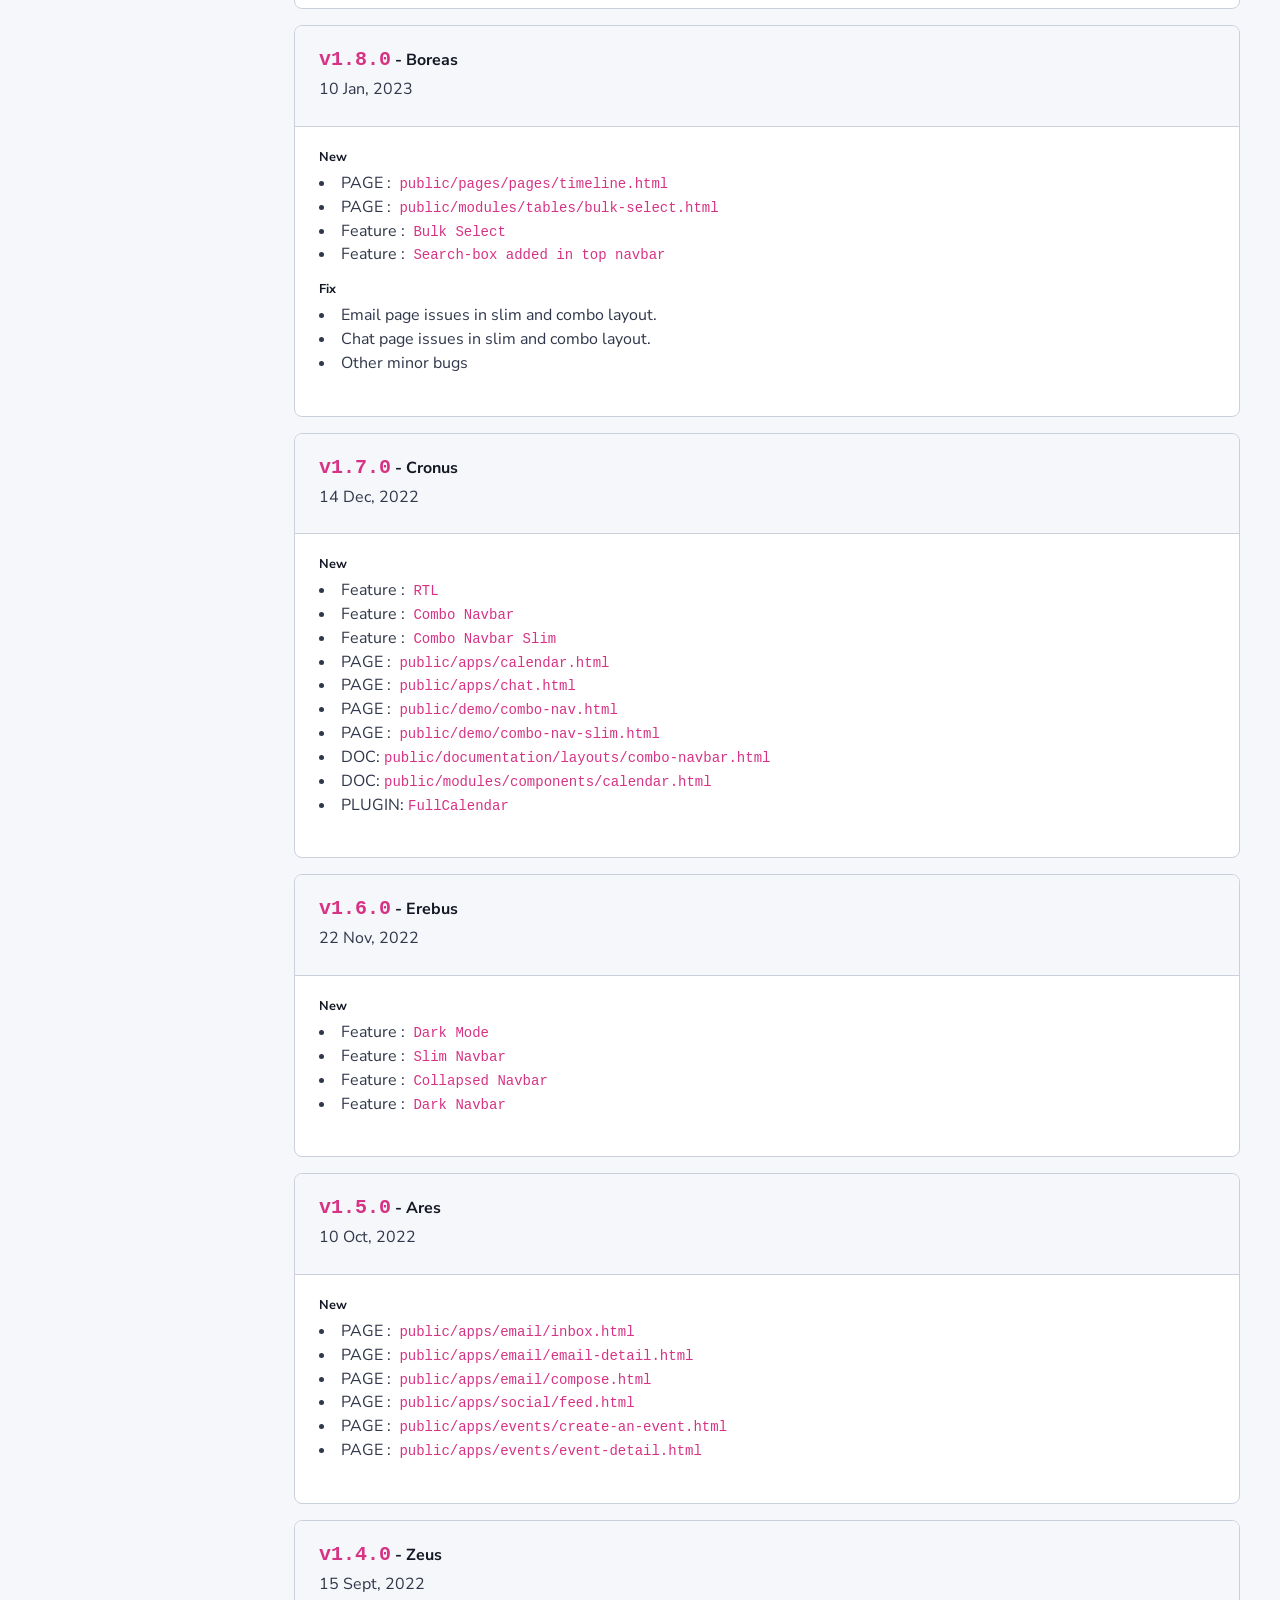
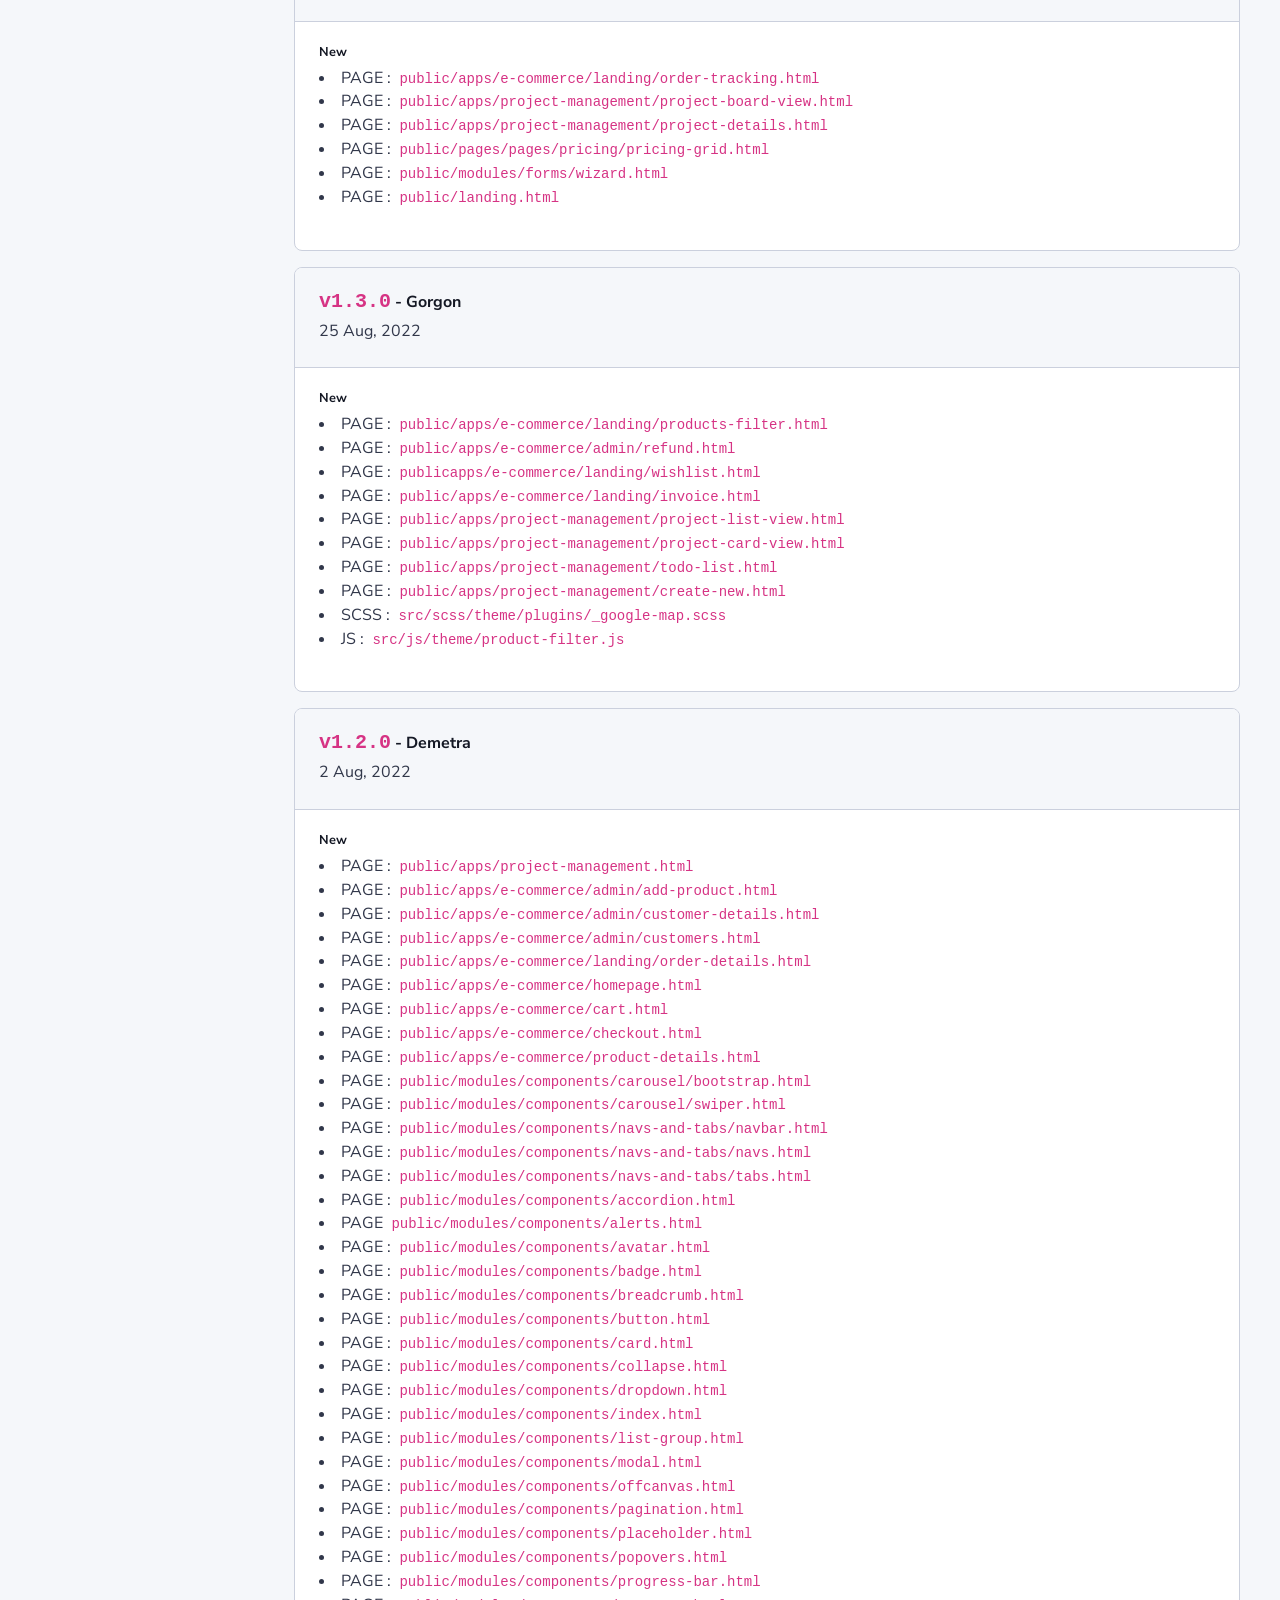
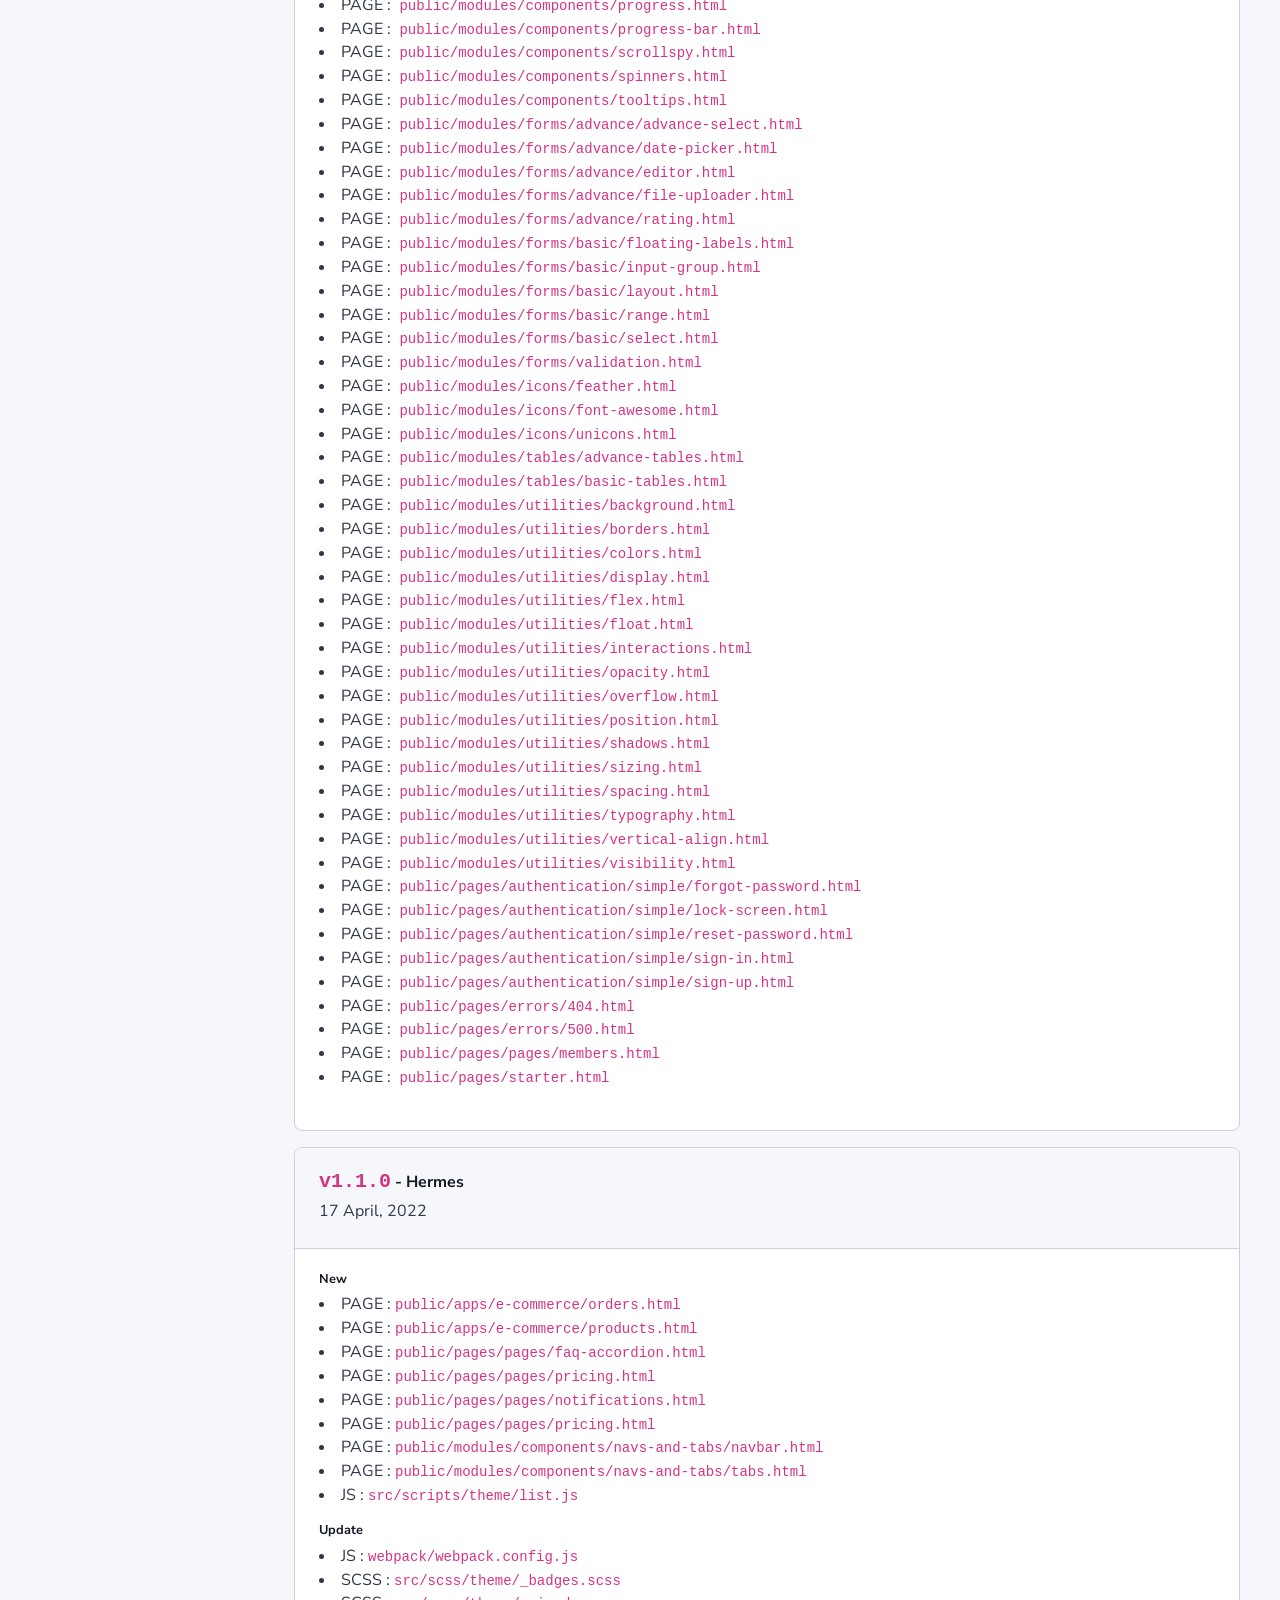
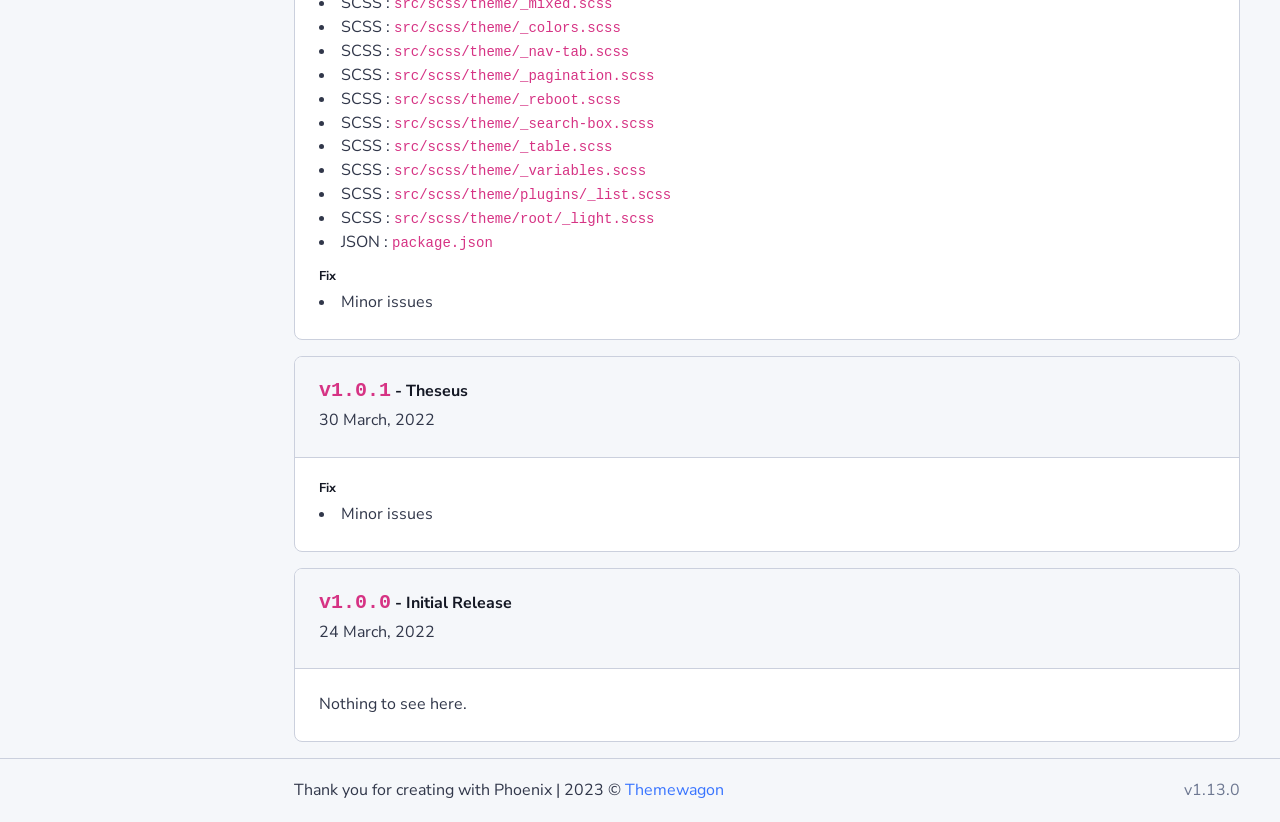
<file: wwwroot/phoenix-v1.13/changelog.html>
<!DOCTYPE html>
<html lang="en-US" dir="ltr">

  <head>
    <meta charset="utf-8">
    <meta http-equiv="X-UA-Compatible" content="IE=edge">
    <meta name="viewport" content="width=device-width, initial-scale=1">


    <!-- ===============================================-->
    <!--    Document Title-->
    <!-- ===============================================-->
    <title>Phoenix</title>


    <!-- ===============================================-->
    <!--    Favicons-->
    <!-- ===============================================-->
    <link rel="apple-touch-icon" sizes="180x180" href="assets/img/favicons/apple-touch-icon.png">
    <link rel="icon" type="image/png" sizes="32x32" href="assets/img/favicons/favicon-32x32.png">
    <link rel="icon" type="image/png" sizes="16x16" href="assets/img/favicons/favicon-16x16.png">
    <link rel="shortcut icon" type="image/x-icon" href="assets/img/favicons/favicon.ico">
    <link rel="manifest" href="assets/img/favicons/manifest.json">
    <meta name="msapplication-TileImage" content="assets/img/favicons/mstile-150x150.png">
    <meta name="theme-color" content="#ffffff">
    <script src="vendors/imagesloaded/imagesloaded.pkgd.min.js"></script>
    <script src="vendors/simplebar/simplebar.min.js"></script>
    <script src="assets/js/config.js"></script>


    <!-- ===============================================-->
    <!--    Stylesheets-->
    <!-- ===============================================-->
    <link href="vendors/prism/prism-okaidia.css" rel="stylesheet">
    <link rel="preconnect" href="https://fonts.googleapis.com">
    <link rel="preconnect" href="https://fonts.gstatic.com" crossorigin="">
    <link href="https://fonts.googleapis.com/css2?family=Nunito+Sans:wght@300;400;600;700;800;900&amp;display=swap" rel="stylesheet">
    <link href="vendors/simplebar/simplebar.min.css" rel="stylesheet">
    <link rel="stylesheet" href="https://unicons.iconscout.com/release/v4.0.8/css/line.css">
    <link href="assets/css/theme-rtl.min.css" type="text/css" rel="stylesheet" id="style-rtl">
    <link href="assets/css/theme.min.css" type="text/css" rel="stylesheet" id="style-default">
    <link href="assets/css/user-rtl.min.css" type="text/css" rel="stylesheet" id="user-style-rtl">
    <link href="assets/css/user.min.css" type="text/css" rel="stylesheet" id="user-style-default">
    <script>
      var phoenixIsRTL = window.config.config.phoenixIsRTL;
      if (phoenixIsRTL) {
        var linkDefault = document.getElementById('style-default');
        var userLinkDefault = document.getElementById('user-style-default');
        linkDefault.setAttribute('disabled', true);
        userLinkDefault.setAttribute('disabled', true);
        document.querySelector('html').setAttribute('dir', 'rtl');
      } else {
        var linkRTL = document.getElementById('style-rtl');
        var userLinkRTL = document.getElementById('user-style-rtl');
        linkRTL.setAttribute('disabled', true);
        userLinkRTL.setAttribute('disabled', true);
      }
    </script>
  </head>


  <body>

    <!-- ===============================================-->
    <!--    Main Content-->
    <!-- ===============================================-->
    <main class="main" id="top">
      <nav class="navbar navbar-vertical navbar-expand-lg">
        <script>
          var navbarStyle = window.config.config.phoenixNavbarStyle;
          if (navbarStyle && navbarStyle !== 'transparent') {
            document.querySelector('body').classList.add(`navbar-${navbarStyle}`);
          }
        </script>
        <div class="collapse navbar-collapse" id="navbarVerticalCollapse">
          <!-- scrollbar removed-->
          <div class="navbar-vertical-content">
            <ul class="navbar-nav flex-column" id="navbarVerticalNav">
              <li class="nav-item">
                <!-- parent pages-->
                <div class="nav-item-wrapper"><a class="nav-link dropdown-indicator label-1" href="#nv-home" role="button" data-bs-toggle="collapse" aria-expanded="false" aria-controls="nv-home">
                    <div class="d-flex align-items-center">
                      <div class="dropdown-indicator-icon"><span class="fas fa-caret-right"></span></div><span class="nav-link-icon"><span data-feather="pie-chart"></span></span><span class="nav-link-text">Home</span>
                    </div>
                  </a>
                  <div class="parent-wrapper label-1">
                    <ul class="nav collapse parent" data-bs-parent="#navbarVerticalCollapse" id="nv-home">
                      <li class="collapsed-nav-item-title d-none">Home
                      </li>
                      <li class="nav-item"><a class="nav-link" href="index.html" data-bs-toggle="" aria-expanded="false">
                          <div class="d-flex align-items-center"><span class="nav-link-text">E commerce</span>
                          </div>
                        </a>
                        <!-- more inner pages-->
                      </li>
                      <li class="nav-item"><a class="nav-link" href="dashboard/project-management.html" data-bs-toggle="" aria-expanded="false">
                          <div class="d-flex align-items-center"><span class="nav-link-text">Project management</span>
                          </div>
                        </a>
                        <!-- more inner pages-->
                      </li>
                      <li class="nav-item"><a class="nav-link" href="dashboard/crm.html" data-bs-toggle="" aria-expanded="false">
                          <div class="d-flex align-items-center"><span class="nav-link-text">CRM</span><span class="badge ms-2 badge badge-phoenix badge-phoenix-info ">New</span>
                          </div>
                        </a>
                        <!-- more inner pages-->
                      </li>
                      <li class="nav-item"><a class="nav-link" href="apps/social/feed.html" data-bs-toggle="" aria-expanded="false">
                          <div class="d-flex align-items-center"><span class="nav-link-text">Social feed</span>
                          </div>
                        </a>
                        <!-- more inner pages-->
                      </li>
                    </ul>
                  </div>
                </div>
              </li>
              <li class="nav-item">
                <!-- label-->
                <p class="navbar-vertical-label">Apps
                </p>
                <hr class="navbar-vertical-line" />
                <!-- parent pages-->
                <div class="nav-item-wrapper"><a class="nav-link dropdown-indicator label-1" href="#nv-e-commerce" role="button" data-bs-toggle="collapse" aria-expanded="false" aria-controls="nv-e-commerce">
                    <div class="d-flex align-items-center">
                      <div class="dropdown-indicator-icon"><span class="fas fa-caret-right"></span></div><span class="nav-link-icon"><span data-feather="shopping-cart"></span></span><span class="nav-link-text">E commerce</span>
                    </div>
                  </a>
                  <div class="parent-wrapper label-1">
                    <ul class="nav collapse parent" data-bs-parent="#navbarVerticalCollapse" id="nv-e-commerce">
                      <li class="collapsed-nav-item-title d-none">E commerce
                      </li>
                      <li class="nav-item"><a class="nav-link dropdown-indicator" href="#nv-admin" data-bs-toggle="collapse" aria-expanded="true" aria-controls="nv-admin">
                          <div class="d-flex align-items-center">
                            <div class="dropdown-indicator-icon"><span class="fas fa-caret-right"></span></div><span class="nav-link-text">Admin</span>
                          </div>
                        </a>
                        <!-- more inner pages-->
                        <div class="parent-wrapper">
                          <ul class="nav collapse parent show" data-bs-parent="#e-commerce" id="nv-admin">
                            <li class="nav-item"><a class="nav-link" href="apps/e-commerce/admin/add-product.html" data-bs-toggle="" aria-expanded="false">
                                <div class="d-flex align-items-center"><span class="nav-link-text">Add product</span>
                                </div>
                              </a>
                              <!-- more inner pages-->
                            </li>
                            <li class="nav-item"><a class="nav-link" href="apps/e-commerce/admin/products.html" data-bs-toggle="" aria-expanded="false">
                                <div class="d-flex align-items-center"><span class="nav-link-text">Products</span>
                                </div>
                              </a>
                              <!-- more inner pages-->
                            </li>
                            <li class="nav-item"><a class="nav-link" href="apps/e-commerce/admin/customers.html" data-bs-toggle="" aria-expanded="false">
                                <div class="d-flex align-items-center"><span class="nav-link-text">Customers</span>
                                </div>
                              </a>
                              <!-- more inner pages-->
                            </li>
                            <li class="nav-item"><a class="nav-link" href="apps/e-commerce/admin/customer-details.html" data-bs-toggle="" aria-expanded="false">
                                <div class="d-flex align-items-center"><span class="nav-link-text">Customer details</span>
                                </div>
                              </a>
                              <!-- more inner pages-->
                            </li>
                            <li class="nav-item"><a class="nav-link" href="apps/e-commerce/admin/orders.html" data-bs-toggle="" aria-expanded="false">
                                <div class="d-flex align-items-center"><span class="nav-link-text">Orders</span>
                                </div>
                              </a>
                              <!-- more inner pages-->
                            </li>
                            <li class="nav-item"><a class="nav-link" href="apps/e-commerce/admin/order-details.html" data-bs-toggle="" aria-expanded="false">
                                <div class="d-flex align-items-center"><span class="nav-link-text">Order details</span>
                                </div>
                              </a>
                              <!-- more inner pages-->
                            </li>
                            <li class="nav-item"><a class="nav-link" href="apps/e-commerce/admin/refund.html" data-bs-toggle="" aria-expanded="false">
                                <div class="d-flex align-items-center"><span class="nav-link-text">Refund</span>
                                </div>
                              </a>
                              <!-- more inner pages-->
                            </li>
                          </ul>
                        </div>
                      </li>
                      <li class="nav-item"><a class="nav-link dropdown-indicator" href="#nv-customer" data-bs-toggle="collapse" aria-expanded="true" aria-controls="nv-customer">
                          <div class="d-flex align-items-center">
                            <div class="dropdown-indicator-icon"><span class="fas fa-caret-right"></span></div><span class="nav-link-text">Customer</span>
                          </div>
                        </a>
                        <!-- more inner pages-->
                        <div class="parent-wrapper">
                          <ul class="nav collapse parent show" data-bs-parent="#e-commerce" id="nv-customer">
                            <li class="nav-item"><a class="nav-link" href="apps/e-commerce/landing/homepage.html" data-bs-toggle="" aria-expanded="false">
                                <div class="d-flex align-items-center"><span class="nav-link-text">Homepage</span>
                                </div>
                              </a>
                              <!-- more inner pages-->
                            </li>
                            <li class="nav-item"><a class="nav-link" href="apps/e-commerce/landing/product-details.html" data-bs-toggle="" aria-expanded="false">
                                <div class="d-flex align-items-center"><span class="nav-link-text">Product details</span>
                                </div>
                              </a>
                              <!-- more inner pages-->
                            </li>
                            <li class="nav-item"><a class="nav-link" href="apps/e-commerce/landing/products-filter.html" data-bs-toggle="" aria-expanded="false">
                                <div class="d-flex align-items-center"><span class="nav-link-text">Products filter</span>
                                </div>
                              </a>
                              <!-- more inner pages-->
                            </li>
                            <li class="nav-item"><a class="nav-link" href="apps/e-commerce/landing/cart.html" data-bs-toggle="" aria-expanded="false">
                                <div class="d-flex align-items-center"><span class="nav-link-text">Cart</span>
                                </div>
                              </a>
                              <!-- more inner pages-->
                            </li>
                            <li class="nav-item"><a class="nav-link" href="apps/e-commerce/landing/checkout.html" data-bs-toggle="" aria-expanded="false">
                                <div class="d-flex align-items-center"><span class="nav-link-text">Checkout</span>
                                </div>
                              </a>
                              <!-- more inner pages-->
                            </li>
                            <li class="nav-item"><a class="nav-link" href="apps/e-commerce/landing/shipping-info.html" data-bs-toggle="" aria-expanded="false">
                                <div class="d-flex align-items-center"><span class="nav-link-text">Shipping info</span>
                                </div>
                              </a>
                              <!-- more inner pages-->
                            </li>
                            <li class="nav-item"><a class="nav-link" href="apps/e-commerce/landing/profile.html" data-bs-toggle="" aria-expanded="false">
                                <div class="d-flex align-items-center"><span class="nav-link-text">Profile</span>
                                </div>
                              </a>
                              <!-- more inner pages-->
                            </li>
                            <li class="nav-item"><a class="nav-link" href="apps/e-commerce/landing/favourite-stores.html" data-bs-toggle="" aria-expanded="false">
                                <div class="d-flex align-items-center"><span class="nav-link-text">Favourite stores</span>
                                </div>
                              </a>
                              <!-- more inner pages-->
                            </li>
                            <li class="nav-item"><a class="nav-link" href="apps/e-commerce/landing/wishlist.html" data-bs-toggle="" aria-expanded="false">
                                <div class="d-flex align-items-center"><span class="nav-link-text">Wishlist</span>
                                </div>
                              </a>
                              <!-- more inner pages-->
                            </li>
                            <li class="nav-item"><a class="nav-link" href="apps/e-commerce/landing/order-tracking.html" data-bs-toggle="" aria-expanded="false">
                                <div class="d-flex align-items-center"><span class="nav-link-text">Order tracking</span>
                                </div>
                              </a>
                              <!-- more inner pages-->
                            </li>
                            <li class="nav-item"><a class="nav-link" href="apps/e-commerce/landing/invoice.html" data-bs-toggle="" aria-expanded="false">
                                <div class="d-flex align-items-center"><span class="nav-link-text">Invoice</span>
                                </div>
                              </a>
                              <!-- more inner pages-->
                            </li>
                          </ul>
                        </div>
                      </li>
                    </ul>
                  </div>
                </div>
                <!-- parent pages-->
                <div class="nav-item-wrapper"><a class="nav-link dropdown-indicator label-1" href="#nv-CRM" role="button" data-bs-toggle="collapse" aria-expanded="false" aria-controls="nv-CRM">
                    <div class="d-flex align-items-center">
                      <div class="dropdown-indicator-icon"><span class="fas fa-caret-right"></span></div><span class="nav-link-icon"><span data-feather="phone"></span></span><span class="nav-link-text">CRM</span><span class="fa-solid fa-circle text-info ms-1 new-page-indicator" style="font-size: 6px"></span>
                    </div>
                  </a>
                  <div class="parent-wrapper label-1">
                    <ul class="nav collapse parent" data-bs-parent="#navbarVerticalCollapse" id="nv-CRM">
                      <li class="collapsed-nav-item-title d-none">CRM
                      </li>
                      <li class="nav-item"><a class="nav-link" href="apps/crm/analytics.html" data-bs-toggle="" aria-expanded="false">
                          <div class="d-flex align-items-center"><span class="nav-link-text">Analytics</span>
                          </div>
                        </a>
                        <!-- more inner pages-->
                      </li>
                      <li class="nav-item"><a class="nav-link" href="apps/crm/deals.html" data-bs-toggle="" aria-expanded="false">
                          <div class="d-flex align-items-center"><span class="nav-link-text">Deals</span><span class="badge ms-2 badge badge-phoenix badge-phoenix-info ">New</span>
                          </div>
                        </a>
                        <!-- more inner pages-->
                      </li>
                      <li class="nav-item"><a class="nav-link" href="apps/crm/deal-details.html" data-bs-toggle="" aria-expanded="false">
                          <div class="d-flex align-items-center"><span class="nav-link-text">Deal details</span>
                          </div>
                        </a>
                        <!-- more inner pages-->
                      </li>
                      <li class="nav-item"><a class="nav-link" href="apps/crm/leads.html" data-bs-toggle="" aria-expanded="false">
                          <div class="d-flex align-items-center"><span class="nav-link-text">Leads</span>
                          </div>
                        </a>
                        <!-- more inner pages-->
                      </li>
                      <li class="nav-item"><a class="nav-link" href="apps/crm/lead-details.html" data-bs-toggle="" aria-expanded="false">
                          <div class="d-flex align-items-center"><span class="nav-link-text">Lead details</span>
                          </div>
                        </a>
                        <!-- more inner pages-->
                      </li>
                      <li class="nav-item"><a class="nav-link" href="apps/crm/reports.html" data-bs-toggle="" aria-expanded="false">
                          <div class="d-flex align-items-center"><span class="nav-link-text">Reports</span>
                          </div>
                        </a>
                        <!-- more inner pages-->
                      </li>
                      <li class="nav-item"><a class="nav-link" href="apps/crm/reports-details.html" data-bs-toggle="" aria-expanded="false">
                          <div class="d-flex align-items-center"><span class="nav-link-text">Reports details</span><span class="badge ms-2 badge badge-phoenix badge-phoenix-info ">New</span>
                          </div>
                        </a>
                        <!-- more inner pages-->
                      </li>
                      <li class="nav-item"><a class="nav-link" href="apps/crm/add-contact.html" data-bs-toggle="" aria-expanded="false">
                          <div class="d-flex align-items-center"><span class="nav-link-text">Add contact</span>
                          </div>
                        </a>
                        <!-- more inner pages-->
                      </li>
                    </ul>
                  </div>
                </div>
                <!-- parent pages-->
                <div class="nav-item-wrapper"><a class="nav-link dropdown-indicator label-1" href="#nv-project-management" role="button" data-bs-toggle="collapse" aria-expanded="false" aria-controls="nv-project-management">
                    <div class="d-flex align-items-center">
                      <div class="dropdown-indicator-icon"><span class="fas fa-caret-right"></span></div><span class="nav-link-icon"><span data-feather="clipboard"></span></span><span class="nav-link-text">Project management</span>
                    </div>
                  </a>
                  <div class="parent-wrapper label-1">
                    <ul class="nav collapse parent" data-bs-parent="#navbarVerticalCollapse" id="nv-project-management">
                      <li class="collapsed-nav-item-title d-none">Project management
                      </li>
                      <li class="nav-item"><a class="nav-link" href="apps/project-management/create-new.html" data-bs-toggle="" aria-expanded="false">
                          <div class="d-flex align-items-center"><span class="nav-link-text">Create new</span>
                          </div>
                        </a>
                        <!-- more inner pages-->
                      </li>
                      <li class="nav-item"><a class="nav-link" href="apps/project-management/project-list-view.html" data-bs-toggle="" aria-expanded="false">
                          <div class="d-flex align-items-center"><span class="nav-link-text">Project list view</span>
                          </div>
                        </a>
                        <!-- more inner pages-->
                      </li>
                      <li class="nav-item"><a class="nav-link" href="apps/project-management/project-card-view.html" data-bs-toggle="" aria-expanded="false">
                          <div class="d-flex align-items-center"><span class="nav-link-text">Project card view</span>
                          </div>
                        </a>
                        <!-- more inner pages-->
                      </li>
                      <li class="nav-item"><a class="nav-link" href="apps/project-management/project-board-view.html" data-bs-toggle="" aria-expanded="false">
                          <div class="d-flex align-items-center"><span class="nav-link-text">Project board view</span>
                          </div>
                        </a>
                        <!-- more inner pages-->
                      </li>
                      <li class="nav-item"><a class="nav-link" href="apps/project-management/todo-list.html" data-bs-toggle="" aria-expanded="false">
                          <div class="d-flex align-items-center"><span class="nav-link-text">Todo list</span>
                          </div>
                        </a>
                        <!-- more inner pages-->
                      </li>
                      <li class="nav-item"><a class="nav-link" href="apps/project-management/project-details.html" data-bs-toggle="" aria-expanded="false">
                          <div class="d-flex align-items-center"><span class="nav-link-text">Project details</span>
                          </div>
                        </a>
                        <!-- more inner pages-->
                      </li>
                    </ul>
                  </div>
                </div>
                <!-- parent pages-->
                <div class="nav-item-wrapper"><a class="nav-link label-1" href="apps/chat.html" role="button" data-bs-toggle="" aria-expanded="false">
                    <div class="d-flex align-items-center"><span class="nav-link-icon"><span data-feather="message-square"></span></span><span class="nav-link-text-wrapper"><span class="nav-link-text">Chat</span></span>
                    </div>
                  </a>
                </div>
                <!-- parent pages-->
                <div class="nav-item-wrapper"><a class="nav-link dropdown-indicator label-1" href="#nv-email" role="button" data-bs-toggle="collapse" aria-expanded="false" aria-controls="nv-email">
                    <div class="d-flex align-items-center">
                      <div class="dropdown-indicator-icon"><span class="fas fa-caret-right"></span></div><span class="nav-link-icon"><span data-feather="mail"></span></span><span class="nav-link-text">Email</span>
                    </div>
                  </a>
                  <div class="parent-wrapper label-1">
                    <ul class="nav collapse parent" data-bs-parent="#navbarVerticalCollapse" id="nv-email">
                      <li class="collapsed-nav-item-title d-none">Email
                      </li>
                      <li class="nav-item"><a class="nav-link" href="apps/email/inbox.html" data-bs-toggle="" aria-expanded="false">
                          <div class="d-flex align-items-center"><span class="nav-link-text">Inbox</span>
                          </div>
                        </a>
                        <!-- more inner pages-->
                      </li>
                      <li class="nav-item"><a class="nav-link" href="apps/email/email-detail.html" data-bs-toggle="" aria-expanded="false">
                          <div class="d-flex align-items-center"><span class="nav-link-text">Email detail</span>
                          </div>
                        </a>
                        <!-- more inner pages-->
                      </li>
                      <li class="nav-item"><a class="nav-link" href="apps/email/compose.html" data-bs-toggle="" aria-expanded="false">
                          <div class="d-flex align-items-center"><span class="nav-link-text">Compose</span>
                          </div>
                        </a>
                        <!-- more inner pages-->
                      </li>
                    </ul>
                  </div>
                </div>
                <!-- parent pages-->
                <div class="nav-item-wrapper"><a class="nav-link dropdown-indicator label-1" href="#nv-events" role="button" data-bs-toggle="collapse" aria-expanded="false" aria-controls="nv-events">
                    <div class="d-flex align-items-center">
                      <div class="dropdown-indicator-icon"><span class="fas fa-caret-right"></span></div><span class="nav-link-icon"><span data-feather="bookmark"></span></span><span class="nav-link-text">Events</span>
                    </div>
                  </a>
                  <div class="parent-wrapper label-1">
                    <ul class="nav collapse parent" data-bs-parent="#navbarVerticalCollapse" id="nv-events">
                      <li class="collapsed-nav-item-title d-none">Events
                      </li>
                      <li class="nav-item"><a class="nav-link" href="apps/events/create-an-event.html" data-bs-toggle="" aria-expanded="false">
                          <div class="d-flex align-items-center"><span class="nav-link-text">Create an event</span>
                          </div>
                        </a>
                        <!-- more inner pages-->
                      </li>
                      <li class="nav-item"><a class="nav-link" href="apps/events/event-detail.html" data-bs-toggle="" aria-expanded="false">
                          <div class="d-flex align-items-center"><span class="nav-link-text">Event detail</span>
                          </div>
                        </a>
                        <!-- more inner pages-->
                      </li>
                    </ul>
                  </div>
                </div>
                <!-- parent pages-->
                <div class="nav-item-wrapper"><a class="nav-link dropdown-indicator label-1" href="#nv-kanban" role="button" data-bs-toggle="collapse" aria-expanded="false" aria-controls="nv-kanban">
                    <div class="d-flex align-items-center">
                      <div class="dropdown-indicator-icon"><span class="fas fa-caret-right"></span></div><span class="nav-link-icon"><span data-feather="trello"></span></span><span class="nav-link-text">Kanban</span><span class="fa-solid fa-circle text-info ms-1 new-page-indicator" style="font-size: 6px"></span>
                    </div>
                  </a>
                  <div class="parent-wrapper label-1">
                    <ul class="nav collapse parent" data-bs-parent="#navbarVerticalCollapse" id="nv-kanban">
                      <li class="collapsed-nav-item-title d-none">Kanban
                      </li>
                      <li class="nav-item"><a class="nav-link" href="apps/kanban/kanban.html" data-bs-toggle="" aria-expanded="false">
                          <div class="d-flex align-items-center"><span class="nav-link-text">Kanban</span>
                          </div>
                        </a>
                        <!-- more inner pages-->
                      </li>
                      <li class="nav-item"><a class="nav-link" href="apps/kanban/boards.html" data-bs-toggle="" aria-expanded="false">
                          <div class="d-flex align-items-center"><span class="nav-link-text">Boards</span><span class="badge ms-2 badge badge-phoenix badge-phoenix-info ">New</span>
                          </div>
                        </a>
                        <!-- more inner pages-->
                      </li>
                      <li class="nav-item"><a class="nav-link" href="apps/kanban/create-kanban-board.html" data-bs-toggle="" aria-expanded="false">
                          <div class="d-flex align-items-center"><span class="nav-link-text">Create board</span>
                          </div>
                        </a>
                        <!-- more inner pages-->
                      </li>
                    </ul>
                  </div>
                </div>
                <!-- parent pages-->
                <div class="nav-item-wrapper"><a class="nav-link dropdown-indicator label-1" href="#nv-social" role="button" data-bs-toggle="collapse" aria-expanded="false" aria-controls="nv-social">
                    <div class="d-flex align-items-center">
                      <div class="dropdown-indicator-icon"><span class="fas fa-caret-right"></span></div><span class="nav-link-icon"><span data-feather="share-2"></span></span><span class="nav-link-text">Social</span>
                    </div>
                  </a>
                  <div class="parent-wrapper label-1">
                    <ul class="nav collapse parent" data-bs-parent="#navbarVerticalCollapse" id="nv-social">
                      <li class="collapsed-nav-item-title d-none">Social
                      </li>
                      <li class="nav-item"><a class="nav-link" href="apps/social/profile.html" data-bs-toggle="" aria-expanded="false">
                          <div class="d-flex align-items-center"><span class="nav-link-text">Profile</span>
                          </div>
                        </a>
                        <!-- more inner pages-->
                      </li>
                      <li class="nav-item"><a class="nav-link" href="apps/social/settings.html" data-bs-toggle="" aria-expanded="false">
                          <div class="d-flex align-items-center"><span class="nav-link-text">Settings</span>
                          </div>
                        </a>
                        <!-- more inner pages-->
                      </li>
                    </ul>
                  </div>
                </div>
                <!-- parent pages-->
                <div class="nav-item-wrapper"><a class="nav-link label-1" href="apps/calendar.html" role="button" data-bs-toggle="" aria-expanded="false">
                    <div class="d-flex align-items-center"><span class="nav-link-icon"><span data-feather="calendar"></span></span><span class="nav-link-text-wrapper"><span class="nav-link-text">Calendar</span></span>
                    </div>
                  </a>
                </div>
              </li>
              <li class="nav-item">
                <!-- label-->
                <p class="navbar-vertical-label">Pages
                </p>
                <hr class="navbar-vertical-line" />
                <!-- parent pages-->
                <div class="nav-item-wrapper"><a class="nav-link label-1" href="pages/starter.html" role="button" data-bs-toggle="" aria-expanded="false">
                    <div class="d-flex align-items-center"><span class="nav-link-icon"><span data-feather="compass"></span></span><span class="nav-link-text-wrapper"><span class="nav-link-text">Starter</span></span>
                    </div>
                  </a>
                </div>
                <!-- parent pages-->
                <div class="nav-item-wrapper"><a class="nav-link dropdown-indicator label-1" href="#nv-faq" role="button" data-bs-toggle="collapse" aria-expanded="false" aria-controls="nv-faq">
                    <div class="d-flex align-items-center">
                      <div class="dropdown-indicator-icon"><span class="fas fa-caret-right"></span></div><span class="nav-link-icon"><span data-feather="help-circle"></span></span><span class="nav-link-text">Faq</span><span class="fa-solid fa-circle text-info ms-1 new-page-indicator" style="font-size: 6px"></span>
                    </div>
                  </a>
                  <div class="parent-wrapper label-1">
                    <ul class="nav collapse parent" data-bs-parent="#navbarVerticalCollapse" id="nv-faq">
                      <li class="collapsed-nav-item-title d-none">Faq
                      </li>
                      <li class="nav-item"><a class="nav-link" href="pages/faq/faq-accordion.html" data-bs-toggle="" aria-expanded="false">
                          <div class="d-flex align-items-center"><span class="nav-link-text">Faq accordion</span>
                          </div>
                        </a>
                        <!-- more inner pages-->
                      </li>
                      <li class="nav-item"><a class="nav-link" href="pages/faq/faq-tab.html" data-bs-toggle="" aria-expanded="false">
                          <div class="d-flex align-items-center"><span class="nav-link-text">Faq tab</span><span class="badge ms-2 badge badge-phoenix badge-phoenix-info ">New</span>
                          </div>
                        </a>
                        <!-- more inner pages-->
                      </li>
                    </ul>
                  </div>
                </div>
                <!-- parent pages-->
                <div class="nav-item-wrapper"><a class="nav-link dropdown-indicator label-1" href="#nv-landing" role="button" data-bs-toggle="collapse" aria-expanded="false" aria-controls="nv-landing">
                    <div class="d-flex align-items-center">
                      <div class="dropdown-indicator-icon"><span class="fas fa-caret-right"></span></div><span class="nav-link-icon"><span data-feather="globe"></span></span><span class="nav-link-text">Landing</span><span class="fa-solid fa-circle text-info ms-1 new-page-indicator" style="font-size: 6px"></span>
                    </div>
                  </a>
                  <div class="parent-wrapper label-1">
                    <ul class="nav collapse parent" data-bs-parent="#navbarVerticalCollapse" id="nv-landing">
                      <li class="collapsed-nav-item-title d-none">Landing
                      </li>
                      <li class="nav-item"><a class="nav-link" href="pages/landing/default.html" data-bs-toggle="" aria-expanded="false">
                          <div class="d-flex align-items-center"><span class="nav-link-text">Default</span>
                          </div>
                        </a>
                        <!-- more inner pages-->
                      </li>
                      <li class="nav-item"><a class="nav-link" href="pages/landing/alternate.html" data-bs-toggle="" aria-expanded="false">
                          <div class="d-flex align-items-center"><span class="nav-link-text">Alternate</span><span class="badge ms-2 badge badge-phoenix badge-phoenix-info ">New</span>
                          </div>
                        </a>
                        <!-- more inner pages-->
                      </li>
                    </ul>
                  </div>
                </div>
                <!-- parent pages-->
                <div class="nav-item-wrapper"><a class="nav-link dropdown-indicator label-1" href="#nv-pricing" role="button" data-bs-toggle="collapse" aria-expanded="false" aria-controls="nv-pricing">
                    <div class="d-flex align-items-center">
                      <div class="dropdown-indicator-icon"><span class="fas fa-caret-right"></span></div><span class="nav-link-icon"><span data-feather="tag"></span></span><span class="nav-link-text">Pricing</span>
                    </div>
                  </a>
                  <div class="parent-wrapper label-1">
                    <ul class="nav collapse parent" data-bs-parent="#navbarVerticalCollapse" id="nv-pricing">
                      <li class="collapsed-nav-item-title d-none">Pricing
                      </li>
                      <li class="nav-item"><a class="nav-link" href="pages/pricing/pricing-column.html" data-bs-toggle="" aria-expanded="false">
                          <div class="d-flex align-items-center"><span class="nav-link-text">Pricing column</span>
                          </div>
                        </a>
                        <!-- more inner pages-->
                      </li>
                      <li class="nav-item"><a class="nav-link" href="pages/pricing/pricing-grid.html" data-bs-toggle="" aria-expanded="false">
                          <div class="d-flex align-items-center"><span class="nav-link-text">Pricing grid</span>
                          </div>
                        </a>
                        <!-- more inner pages-->
                      </li>
                    </ul>
                  </div>
                </div>
                <!-- parent pages-->
                <div class="nav-item-wrapper"><a class="nav-link label-1" href="pages/notifications.html" role="button" data-bs-toggle="" aria-expanded="false">
                    <div class="d-flex align-items-center"><span class="nav-link-icon"><span data-feather="bell"></span></span><span class="nav-link-text-wrapper"><span class="nav-link-text">Notifications</span></span>
                    </div>
                  </a>
                </div>
                <!-- parent pages-->
                <div class="nav-item-wrapper"><a class="nav-link label-1" href="pages/members.html" role="button" data-bs-toggle="" aria-expanded="false">
                    <div class="d-flex align-items-center"><span class="nav-link-icon"><span data-feather="users"></span></span><span class="nav-link-text-wrapper"><span class="nav-link-text">Members</span></span>
                    </div>
                  </a>
                </div>
                <!-- parent pages-->
                <div class="nav-item-wrapper"><a class="nav-link label-1" href="pages/timeline.html" role="button" data-bs-toggle="" aria-expanded="false">
                    <div class="d-flex align-items-center"><span class="nav-link-icon"><span data-feather="clock"></span></span><span class="nav-link-text-wrapper"><span class="nav-link-text">Timeline</span></span>
                    </div>
                  </a>
                </div>
                <!-- parent pages-->
                <div class="nav-item-wrapper"><a class="nav-link dropdown-indicator label-1" href="#nv-errors" role="button" data-bs-toggle="collapse" aria-expanded="false" aria-controls="nv-errors">
                    <div class="d-flex align-items-center">
                      <div class="dropdown-indicator-icon"><span class="fas fa-caret-right"></span></div><span class="nav-link-icon"><span data-feather="alert-triangle"></span></span><span class="nav-link-text">Errors</span><span class="fa-solid fa-circle text-info ms-1 new-page-indicator" style="font-size: 6px"></span>
                    </div>
                  </a>
                  <div class="parent-wrapper label-1">
                    <ul class="nav collapse parent" data-bs-parent="#navbarVerticalCollapse" id="nv-errors">
                      <li class="collapsed-nav-item-title d-none">Errors
                      </li>
                      <li class="nav-item"><a class="nav-link" href="pages/errors/404.html" data-bs-toggle="" aria-expanded="false">
                          <div class="d-flex align-items-center"><span class="nav-link-text">404</span>
                          </div>
                        </a>
                        <!-- more inner pages-->
                      </li>
                      <li class="nav-item"><a class="nav-link" href="pages/errors/403.html" data-bs-toggle="" aria-expanded="false">
                          <div class="d-flex align-items-center"><span class="nav-link-text">403</span><span class="badge ms-2 badge badge-phoenix badge-phoenix-info ">New</span>
                          </div>
                        </a>
                        <!-- more inner pages-->
                      </li>
                      <li class="nav-item"><a class="nav-link" href="pages/errors/500.html" data-bs-toggle="" aria-expanded="false">
                          <div class="d-flex align-items-center"><span class="nav-link-text">500</span>
                          </div>
                        </a>
                        <!-- more inner pages-->
                      </li>
                    </ul>
                  </div>
                </div>
                <!-- parent pages-->
                <div class="nav-item-wrapper"><a class="nav-link dropdown-indicator label-1" href="#nv-authentication" role="button" data-bs-toggle="collapse" aria-expanded="false" aria-controls="nv-authentication">
                    <div class="d-flex align-items-center">
                      <div class="dropdown-indicator-icon"><span class="fas fa-caret-right"></span></div><span class="nav-link-icon"><span data-feather="lock"></span></span><span class="nav-link-text">Authentication</span><span class="fa-solid fa-circle text-info ms-1 new-page-indicator" style="font-size: 6px"></span>
                    </div>
                  </a>
                  <div class="parent-wrapper label-1">
                    <ul class="nav collapse parent" data-bs-parent="#navbarVerticalCollapse" id="nv-authentication">
                      <li class="collapsed-nav-item-title d-none">Authentication
                      </li>
                      <li class="nav-item"><a class="nav-link dropdown-indicator" href="#nv-simple" data-bs-toggle="collapse" aria-expanded="false" aria-controls="nv-simple">
                          <div class="d-flex align-items-center">
                            <div class="dropdown-indicator-icon"><span class="fas fa-caret-right"></span></div><span class="nav-link-text">Simple</span><span class="fa-solid fa-circle text-info ms-1 new-page-indicator" style="font-size: 6px"></span>
                          </div>
                        </a>
                        <!-- more inner pages-->
                        <div class="parent-wrapper">
                          <ul class="nav collapse parent" data-bs-parent="#authentication" id="nv-simple">
                            <li class="nav-item"><a class="nav-link" href="pages/authentication/simple/sign-in.html" data-bs-toggle="" aria-expanded="false">
                                <div class="d-flex align-items-center"><span class="nav-link-text">Sign in</span>
                                </div>
                              </a>
                              <!-- more inner pages-->
                            </li>
                            <li class="nav-item"><a class="nav-link" href="pages/authentication/simple/sign-up.html" data-bs-toggle="" aria-expanded="false">
                                <div class="d-flex align-items-center"><span class="nav-link-text">Sign up</span>
                                </div>
                              </a>
                              <!-- more inner pages-->
                            </li>
                            <li class="nav-item"><a class="nav-link" href="pages/authentication/simple/sign-out.html" data-bs-toggle="" aria-expanded="false">
                                <div class="d-flex align-items-center"><span class="nav-link-text">Sign out</span>
                                </div>
                              </a>
                              <!-- more inner pages-->
                            </li>
                            <li class="nav-item"><a class="nav-link" href="pages/authentication/simple/forgot-password.html" data-bs-toggle="" aria-expanded="false">
                                <div class="d-flex align-items-center"><span class="nav-link-text">Forgot password</span>
                                </div>
                              </a>
                              <!-- more inner pages-->
                            </li>
                            <li class="nav-item"><a class="nav-link" href="pages/authentication/simple/reset-password.html" data-bs-toggle="" aria-expanded="false">
                                <div class="d-flex align-items-center"><span class="nav-link-text">Reset password</span>
                                </div>
                              </a>
                              <!-- more inner pages-->
                            </li>
                            <li class="nav-item"><a class="nav-link" href="pages/authentication/simple/lock-screen.html" data-bs-toggle="" aria-expanded="false">
                                <div class="d-flex align-items-center"><span class="nav-link-text">Lock screen</span>
                                </div>
                              </a>
                              <!-- more inner pages-->
                            </li>
                            <li class="nav-item"><a class="nav-link" href="pages/authentication/simple/2FA.html" data-bs-toggle="" aria-expanded="false">
                                <div class="d-flex align-items-center"><span class="nav-link-text">2FA</span><span class="badge ms-2 badge badge-phoenix badge-phoenix-info ">New</span>
                                </div>
                              </a>
                              <!-- more inner pages-->
                            </li>
                          </ul>
                        </div>
                      </li>
                      <li class="nav-item"><a class="nav-link dropdown-indicator" href="#nv-split" data-bs-toggle="collapse" aria-expanded="false" aria-controls="nv-split">
                          <div class="d-flex align-items-center">
                            <div class="dropdown-indicator-icon"><span class="fas fa-caret-right"></span></div><span class="nav-link-text">Split</span><span class="fa-solid fa-circle text-info ms-1 new-page-indicator" style="font-size: 6px"></span>
                          </div>
                        </a>
                        <!-- more inner pages-->
                        <div class="parent-wrapper">
                          <ul class="nav collapse parent" data-bs-parent="#authentication" id="nv-split">
                            <li class="nav-item"><a class="nav-link" href="pages/authentication/split/sign-in.html" data-bs-toggle="" aria-expanded="false">
                                <div class="d-flex align-items-center"><span class="nav-link-text">Sign in</span>
                                </div>
                              </a>
                              <!-- more inner pages-->
                            </li>
                            <li class="nav-item"><a class="nav-link" href="pages/authentication/split/sign-up.html" data-bs-toggle="" aria-expanded="false">
                                <div class="d-flex align-items-center"><span class="nav-link-text">Sign up</span>
                                </div>
                              </a>
                              <!-- more inner pages-->
                            </li>
                            <li class="nav-item"><a class="nav-link" href="pages/authentication/split/sign-out.html" data-bs-toggle="" aria-expanded="false">
                                <div class="d-flex align-items-center"><span class="nav-link-text">Sign out</span>
                                </div>
                              </a>
                              <!-- more inner pages-->
                            </li>
                            <li class="nav-item"><a class="nav-link" href="pages/authentication/split/forgot-password.html" data-bs-toggle="" aria-expanded="false">
                                <div class="d-flex align-items-center"><span class="nav-link-text">Forgot password</span>
                                </div>
                              </a>
                              <!-- more inner pages-->
                            </li>
                            <li class="nav-item"><a class="nav-link" href="pages/authentication/split/reset-password.html" data-bs-toggle="" aria-expanded="false">
                                <div class="d-flex align-items-center"><span class="nav-link-text">Reset password</span>
                                </div>
                              </a>
                              <!-- more inner pages-->
                            </li>
                            <li class="nav-item"><a class="nav-link" href="pages/authentication/split/lock-screen.html" data-bs-toggle="" aria-expanded="false">
                                <div class="d-flex align-items-center"><span class="nav-link-text">Lock screen</span>
                                </div>
                              </a>
                              <!-- more inner pages-->
                            </li>
                            <li class="nav-item"><a class="nav-link" href="pages/authentication/split/2FA.html" data-bs-toggle="" aria-expanded="false">
                                <div class="d-flex align-items-center"><span class="nav-link-text">2FA</span><span class="badge ms-2 badge badge-phoenix badge-phoenix-info ">New</span>
                                </div>
                              </a>
                              <!-- more inner pages-->
                            </li>
                          </ul>
                        </div>
                      </li>
                      <li class="nav-item"><a class="nav-link dropdown-indicator" href="#nv-Card" data-bs-toggle="collapse" aria-expanded="false" aria-controls="nv-Card">
                          <div class="d-flex align-items-center">
                            <div class="dropdown-indicator-icon"><span class="fas fa-caret-right"></span></div><span class="nav-link-text">Card</span><span class="fa-solid fa-circle text-info ms-1 new-page-indicator" style="font-size: 6px"></span>
                          </div>
                        </a>
                        <!-- more inner pages-->
                        <div class="parent-wrapper">
                          <ul class="nav collapse parent" data-bs-parent="#authentication" id="nv-Card">
                            <li class="nav-item"><a class="nav-link" href="pages/authentication/card/sign-in.html" data-bs-toggle="" aria-expanded="false">
                                <div class="d-flex align-items-center"><span class="nav-link-text">Sign in</span>
                                </div>
                              </a>
                              <!-- more inner pages-->
                            </li>
                            <li class="nav-item"><a class="nav-link" href="pages/authentication/card/sign-up.html" data-bs-toggle="" aria-expanded="false">
                                <div class="d-flex align-items-center"><span class="nav-link-text">Sign up</span>
                                </div>
                              </a>
                              <!-- more inner pages-->
                            </li>
                            <li class="nav-item"><a class="nav-link" href="pages/authentication/card/sign-out.html" data-bs-toggle="" aria-expanded="false">
                                <div class="d-flex align-items-center"><span class="nav-link-text">Sign out</span>
                                </div>
                              </a>
                              <!-- more inner pages-->
                            </li>
                            <li class="nav-item"><a class="nav-link" href="pages/authentication/card/forgot-password.html" data-bs-toggle="" aria-expanded="false">
                                <div class="d-flex align-items-center"><span class="nav-link-text">Forgot password</span>
                                </div>
                              </a>
                              <!-- more inner pages-->
                            </li>
                            <li class="nav-item"><a class="nav-link" href="pages/authentication/card/reset-password.html" data-bs-toggle="" aria-expanded="false">
                                <div class="d-flex align-items-center"><span class="nav-link-text">Reset password</span>
                                </div>
                              </a>
                              <!-- more inner pages-->
                            </li>
                            <li class="nav-item"><a class="nav-link" href="pages/authentication/card/lock-screen.html" data-bs-toggle="" aria-expanded="false">
                                <div class="d-flex align-items-center"><span class="nav-link-text">Lock screen</span>
                                </div>
                              </a>
                              <!-- more inner pages-->
                            </li>
                            <li class="nav-item"><a class="nav-link" href="pages/authentication/card/2FA.html" data-bs-toggle="" aria-expanded="false">
                                <div class="d-flex align-items-center"><span class="nav-link-text">2FA</span><span class="badge ms-2 badge badge-phoenix badge-phoenix-info ">New</span>
                                </div>
                              </a>
                              <!-- more inner pages-->
                            </li>
                          </ul>
                        </div>
                      </li>
                    </ul>
                  </div>
                </div>
                <!-- parent pages-->
                <div class="nav-item-wrapper"><a class="nav-link dropdown-indicator label-1" href="#nv-layouts" role="button" data-bs-toggle="collapse" aria-expanded="false" aria-controls="nv-layouts">
                    <div class="d-flex align-items-center">
                      <div class="dropdown-indicator-icon"><span class="fas fa-caret-right"></span></div><span class="nav-link-icon"><span data-feather="layout"></span></span><span class="nav-link-text">Layouts</span>
                    </div>
                  </a>
                  <div class="parent-wrapper label-1">
                    <ul class="nav collapse parent" data-bs-parent="#navbarVerticalCollapse" id="nv-layouts">
                      <li class="collapsed-nav-item-title d-none">Layouts
                      </li>
                      <li class="nav-item"><a class="nav-link" href="demo/vertical-sidenav.html" data-bs-toggle="" aria-expanded="false">
                          <div class="d-flex align-items-center"><span class="nav-link-text">Vertical sidenav</span>
                          </div>
                        </a>
                        <!-- more inner pages-->
                      </li>
                      <li class="nav-item"><a class="nav-link" href="demo/dark-mode.html" data-bs-toggle="" aria-expanded="false">
                          <div class="d-flex align-items-center"><span class="nav-link-text">Dark mode</span>
                          </div>
                        </a>
                        <!-- more inner pages-->
                      </li>
                      <li class="nav-item"><a class="nav-link" href="demo/sidenav-collapse.html" data-bs-toggle="" aria-expanded="false">
                          <div class="d-flex align-items-center"><span class="nav-link-text">Sidenav collapse</span>
                          </div>
                        </a>
                        <!-- more inner pages-->
                      </li>
                      <li class="nav-item"><a class="nav-link" href="demo/darknav.html" data-bs-toggle="" aria-expanded="false">
                          <div class="d-flex align-items-center"><span class="nav-link-text">Darknav</span>
                          </div>
                        </a>
                        <!-- more inner pages-->
                      </li>
                      <li class="nav-item"><a class="nav-link" href="demo/topnav-slim.html" data-bs-toggle="" aria-expanded="false">
                          <div class="d-flex align-items-center"><span class="nav-link-text">Topnav slim</span>
                          </div>
                        </a>
                        <!-- more inner pages-->
                      </li>
                      <li class="nav-item"><a class="nav-link" href="demo/navbar-top-slim.html" data-bs-toggle="" aria-expanded="false">
                          <div class="d-flex align-items-center"><span class="nav-link-text">Navbar top slim</span>
                          </div>
                        </a>
                        <!-- more inner pages-->
                      </li>
                      <li class="nav-item"><a class="nav-link" href="demo/navbar-top.html" data-bs-toggle="" aria-expanded="false">
                          <div class="d-flex align-items-center"><span class="nav-link-text">Navbar top</span>
                          </div>
                        </a>
                        <!-- more inner pages-->
                      </li>
                      <li class="nav-item"><a class="nav-link" href="demo/horizontal-slim.html" data-bs-toggle="" aria-expanded="false">
                          <div class="d-flex align-items-center"><span class="nav-link-text">Horizontal slim</span>
                          </div>
                        </a>
                        <!-- more inner pages-->
                      </li>
                      <li class="nav-item"><a class="nav-link" href="demo/combo-nav.html" data-bs-toggle="" aria-expanded="false">
                          <div class="d-flex align-items-center"><span class="nav-link-text">Combo nav</span>
                          </div>
                        </a>
                        <!-- more inner pages-->
                      </li>
                      <li class="nav-item"><a class="nav-link" href="demo/combo-nav-slim.html" data-bs-toggle="" aria-expanded="false">
                          <div class="d-flex align-items-center"><span class="nav-link-text">Combo nav slim</span>
                          </div>
                        </a>
                        <!-- more inner pages-->
                      </li>
                      <li class="nav-item"><a class="nav-link" href="demo/dual-nav.html" data-bs-toggle="" aria-expanded="false">
                          <div class="d-flex align-items-center"><span class="nav-link-text">Dual nav</span>
                          </div>
                        </a>
                        <!-- more inner pages-->
                      </li>
                    </ul>
                  </div>
                </div>
              </li>
              <li class="nav-item">
                <!-- label-->
                <p class="navbar-vertical-label">Modules
                </p>
                <hr class="navbar-vertical-line" />
                <!-- parent pages-->
                <div class="nav-item-wrapper"><a class="nav-link dropdown-indicator label-1" href="#nv-forms" role="button" data-bs-toggle="collapse" aria-expanded="false" aria-controls="nv-forms">
                    <div class="d-flex align-items-center">
                      <div class="dropdown-indicator-icon"><span class="fas fa-caret-right"></span></div><span class="nav-link-icon"><span data-feather="file-text"></span></span><span class="nav-link-text">Forms</span>
                    </div>
                  </a>
                  <div class="parent-wrapper label-1">
                    <ul class="nav collapse parent" data-bs-parent="#navbarVerticalCollapse" id="nv-forms">
                      <li class="collapsed-nav-item-title d-none">Forms
                      </li>
                      <li class="nav-item"><a class="nav-link dropdown-indicator" href="#nv-basic" data-bs-toggle="collapse" aria-expanded="false" aria-controls="nv-basic">
                          <div class="d-flex align-items-center">
                            <div class="dropdown-indicator-icon"><span class="fas fa-caret-right"></span></div><span class="nav-link-text">Basic</span>
                          </div>
                        </a>
                        <!-- more inner pages-->
                        <div class="parent-wrapper">
                          <ul class="nav collapse parent" data-bs-parent="#forms" id="nv-basic">
                            <li class="nav-item"><a class="nav-link" href="modules/forms/basic/form-control.html" data-bs-toggle="" aria-expanded="false">
                                <div class="d-flex align-items-center"><span class="nav-link-text">Form control</span>
                                </div>
                              </a>
                              <!-- more inner pages-->
                            </li>
                            <li class="nav-item"><a class="nav-link" href="modules/forms/basic/input-group.html" data-bs-toggle="" aria-expanded="false">
                                <div class="d-flex align-items-center"><span class="nav-link-text">Input group</span>
                                </div>
                              </a>
                              <!-- more inner pages-->
                            </li>
                            <li class="nav-item"><a class="nav-link" href="modules/forms/basic/select.html" data-bs-toggle="" aria-expanded="false">
                                <div class="d-flex align-items-center"><span class="nav-link-text">Select</span>
                                </div>
                              </a>
                              <!-- more inner pages-->
                            </li>
                            <li class="nav-item"><a class="nav-link" href="modules/forms/basic/checks.html" data-bs-toggle="" aria-expanded="false">
                                <div class="d-flex align-items-center"><span class="nav-link-text">Checks</span>
                                </div>
                              </a>
                              <!-- more inner pages-->
                            </li>
                            <li class="nav-item"><a class="nav-link" href="modules/forms/basic/range.html" data-bs-toggle="" aria-expanded="false">
                                <div class="d-flex align-items-center"><span class="nav-link-text">Range</span>
                                </div>
                              </a>
                              <!-- more inner pages-->
                            </li>
                            <li class="nav-item"><a class="nav-link" href="modules/forms/basic/floating-labels.html" data-bs-toggle="" aria-expanded="false">
                                <div class="d-flex align-items-center"><span class="nav-link-text">Floating labels</span>
                                </div>
                              </a>
                              <!-- more inner pages-->
                            </li>
                            <li class="nav-item"><a class="nav-link" href="modules/forms/basic/layout.html" data-bs-toggle="" aria-expanded="false">
                                <div class="d-flex align-items-center"><span class="nav-link-text">Layout</span>
                                </div>
                              </a>
                              <!-- more inner pages-->
                            </li>
                          </ul>
                        </div>
                      </li>
                      <li class="nav-item"><a class="nav-link dropdown-indicator" href="#nv-advance" data-bs-toggle="collapse" aria-expanded="false" aria-controls="nv-advance">
                          <div class="d-flex align-items-center">
                            <div class="dropdown-indicator-icon"><span class="fas fa-caret-right"></span></div><span class="nav-link-text">Advance</span>
                          </div>
                        </a>
                        <!-- more inner pages-->
                        <div class="parent-wrapper">
                          <ul class="nav collapse parent" data-bs-parent="#forms" id="nv-advance">
                            <li class="nav-item"><a class="nav-link" href="modules/forms/advance/advance-select.html" data-bs-toggle="" aria-expanded="false">
                                <div class="d-flex align-items-center"><span class="nav-link-text">Advance select</span>
                                </div>
                              </a>
                              <!-- more inner pages-->
                            </li>
                            <li class="nav-item"><a class="nav-link" href="modules/forms/advance/date-picker.html" data-bs-toggle="" aria-expanded="false">
                                <div class="d-flex align-items-center"><span class="nav-link-text">Date picker</span>
                                </div>
                              </a>
                              <!-- more inner pages-->
                            </li>
                            <li class="nav-item"><a class="nav-link" href="modules/forms/advance/editor.html" data-bs-toggle="" aria-expanded="false">
                                <div class="d-flex align-items-center"><span class="nav-link-text">Editor</span>
                                </div>
                              </a>
                              <!-- more inner pages-->
                            </li>
                            <li class="nav-item"><a class="nav-link" href="modules/forms/advance/file-uploader.html" data-bs-toggle="" aria-expanded="false">
                                <div class="d-flex align-items-center"><span class="nav-link-text">File uploader</span>
                                </div>
                              </a>
                              <!-- more inner pages-->
                            </li>
                            <li class="nav-item"><a class="nav-link" href="modules/forms/advance/rating.html" data-bs-toggle="" aria-expanded="false">
                                <div class="d-flex align-items-center"><span class="nav-link-text">Rating</span>
                                </div>
                              </a>
                              <!-- more inner pages-->
                            </li>
                            <li class="nav-item"><a class="nav-link" href="modules/forms/advance/emoji-button.html" data-bs-toggle="" aria-expanded="false">
                                <div class="d-flex align-items-center"><span class="nav-link-text">Emoji button</span>
                                </div>
                              </a>
                              <!-- more inner pages-->
                            </li>
                          </ul>
                        </div>
                      </li>
                      <li class="nav-item"><a class="nav-link" href="modules/forms/validation.html" data-bs-toggle="" aria-expanded="false">
                          <div class="d-flex align-items-center"><span class="nav-link-text">Validation</span>
                          </div>
                        </a>
                        <!-- more inner pages-->
                      </li>
                      <li class="nav-item"><a class="nav-link" href="modules/forms/wizard.html" data-bs-toggle="" aria-expanded="false">
                          <div class="d-flex align-items-center"><span class="nav-link-text">Wizard</span>
                          </div>
                        </a>
                        <!-- more inner pages-->
                      </li>
                    </ul>
                  </div>
                </div>
                <!-- parent pages-->
                <div class="nav-item-wrapper"><a class="nav-link dropdown-indicator label-1" href="#nv-icons" role="button" data-bs-toggle="collapse" aria-expanded="false" aria-controls="nv-icons">
                    <div class="d-flex align-items-center">
                      <div class="dropdown-indicator-icon"><span class="fas fa-caret-right"></span></div><span class="nav-link-icon"><span data-feather="grid"></span></span><span class="nav-link-text">Icons</span>
                    </div>
                  </a>
                  <div class="parent-wrapper label-1">
                    <ul class="nav collapse parent" data-bs-parent="#navbarVerticalCollapse" id="nv-icons">
                      <li class="collapsed-nav-item-title d-none">Icons
                      </li>
                      <li class="nav-item"><a class="nav-link" href="modules/icons/feather.html" data-bs-toggle="" aria-expanded="false">
                          <div class="d-flex align-items-center"><span class="nav-link-text">Feather</span>
                          </div>
                        </a>
                        <!-- more inner pages-->
                      </li>
                      <li class="nav-item"><a class="nav-link" href="modules/icons/font-awesome.html" data-bs-toggle="" aria-expanded="false">
                          <div class="d-flex align-items-center"><span class="nav-link-text">Font awesome</span>
                          </div>
                        </a>
                        <!-- more inner pages-->
                      </li>
                      <li class="nav-item"><a class="nav-link" href="modules/icons/unicons.html" data-bs-toggle="" aria-expanded="false">
                          <div class="d-flex align-items-center"><span class="nav-link-text">Unicons</span>
                          </div>
                        </a>
                        <!-- more inner pages-->
                      </li>
                    </ul>
                  </div>
                </div>
                <!-- parent pages-->
                <div class="nav-item-wrapper"><a class="nav-link dropdown-indicator label-1" href="#nv-tables" role="button" data-bs-toggle="collapse" aria-expanded="false" aria-controls="nv-tables">
                    <div class="d-flex align-items-center">
                      <div class="dropdown-indicator-icon"><span class="fas fa-caret-right"></span></div><span class="nav-link-icon"><span data-feather="columns"></span></span><span class="nav-link-text">Tables</span>
                    </div>
                  </a>
                  <div class="parent-wrapper label-1">
                    <ul class="nav collapse parent" data-bs-parent="#navbarVerticalCollapse" id="nv-tables">
                      <li class="collapsed-nav-item-title d-none">Tables
                      </li>
                      <li class="nav-item"><a class="nav-link" href="modules/tables/basic-tables.html" data-bs-toggle="" aria-expanded="false">
                          <div class="d-flex align-items-center"><span class="nav-link-text">Basic tables</span>
                          </div>
                        </a>
                        <!-- more inner pages-->
                      </li>
                      <li class="nav-item"><a class="nav-link" href="modules/tables/advance-tables.html" data-bs-toggle="" aria-expanded="false">
                          <div class="d-flex align-items-center"><span class="nav-link-text">Advance tables</span>
                          </div>
                        </a>
                        <!-- more inner pages-->
                      </li>
                      <li class="nav-item"><a class="nav-link" href="modules/tables/bulk-select.html" data-bs-toggle="" aria-expanded="false">
                          <div class="d-flex align-items-center"><span class="nav-link-text">Bulk Select</span>
                          </div>
                        </a>
                        <!-- more inner pages-->
                      </li>
                    </ul>
                  </div>
                </div>
                <!-- parent pages-->
                <div class="nav-item-wrapper"><a class="nav-link dropdown-indicator label-1" href="#nv-ECharts" role="button" data-bs-toggle="collapse" aria-expanded="false" aria-controls="nv-ECharts">
                    <div class="d-flex align-items-center">
                      <div class="dropdown-indicator-icon"><span class="fas fa-caret-right"></span></div><span class="nav-link-icon"><span data-feather="bar-chart-2"></span></span><span class="nav-link-text">ECharts</span>
                    </div>
                  </a>
                  <div class="parent-wrapper label-1">
                    <ul class="nav collapse parent" data-bs-parent="#navbarVerticalCollapse" id="nv-ECharts">
                      <li class="collapsed-nav-item-title d-none">ECharts
                      </li>
                      <li class="nav-item"><a class="nav-link" href="modules/echarts/line-charts.html" data-bs-toggle="" aria-expanded="false">
                          <div class="d-flex align-items-center"><span class="nav-link-text">Line charts</span>
                          </div>
                        </a>
                        <!-- more inner pages-->
                      </li>
                      <li class="nav-item"><a class="nav-link" href="modules/echarts/bar-charts.html" data-bs-toggle="" aria-expanded="false">
                          <div class="d-flex align-items-center"><span class="nav-link-text">Bar charts</span>
                          </div>
                        </a>
                        <!-- more inner pages-->
                      </li>
                      <li class="nav-item"><a class="nav-link" href="modules/echarts/candlestick-charts.html" data-bs-toggle="" aria-expanded="false">
                          <div class="d-flex align-items-center"><span class="nav-link-text">Candlestick charts</span>
                          </div>
                        </a>
                        <!-- more inner pages-->
                      </li>
                      <li class="nav-item"><a class="nav-link" href="modules/echarts/geo-map.html" data-bs-toggle="" aria-expanded="false">
                          <div class="d-flex align-items-center"><span class="nav-link-text">Geo map</span>
                          </div>
                        </a>
                        <!-- more inner pages-->
                      </li>
                      <li class="nav-item"><a class="nav-link" href="modules/echarts/scatter-charts.html" data-bs-toggle="" aria-expanded="false">
                          <div class="d-flex align-items-center"><span class="nav-link-text">Scatter charts</span>
                          </div>
                        </a>
                        <!-- more inner pages-->
                      </li>
                      <li class="nav-item"><a class="nav-link" href="modules/echarts/pie-charts.html" data-bs-toggle="" aria-expanded="false">
                          <div class="d-flex align-items-center"><span class="nav-link-text">Pie charts</span>
                          </div>
                        </a>
                        <!-- more inner pages-->
                      </li>
                      <li class="nav-item"><a class="nav-link" href="modules/echarts/gauge-chart.html" data-bs-toggle="" aria-expanded="false">
                          <div class="d-flex align-items-center"><span class="nav-link-text">Gauge chart</span>
                          </div>
                        </a>
                        <!-- more inner pages-->
                      </li>
                      <li class="nav-item"><a class="nav-link" href="modules/echarts/radar-charts.html" data-bs-toggle="" aria-expanded="false">
                          <div class="d-flex align-items-center"><span class="nav-link-text">Radar charts</span>
                          </div>
                        </a>
                        <!-- more inner pages-->
                      </li>
                      <li class="nav-item"><a class="nav-link" href="modules/echarts/heatmap-charts.html" data-bs-toggle="" aria-expanded="false">
                          <div class="d-flex align-items-center"><span class="nav-link-text">Heatmap charts</span>
                          </div>
                        </a>
                        <!-- more inner pages-->
                      </li>
                      <li class="nav-item"><a class="nav-link" href="modules/echarts/how-to-use.html" data-bs-toggle="" aria-expanded="false">
                          <div class="d-flex align-items-center"><span class="nav-link-text">How to use</span>
                          </div>
                        </a>
                        <!-- more inner pages-->
                      </li>
                    </ul>
                  </div>
                </div>
                <!-- parent pages-->
                <div class="nav-item-wrapper"><a class="nav-link dropdown-indicator label-1" href="#nv-components" role="button" data-bs-toggle="collapse" aria-expanded="false" aria-controls="nv-components">
                    <div class="d-flex align-items-center">
                      <div class="dropdown-indicator-icon"><span class="fas fa-caret-right"></span></div><span class="nav-link-icon"><span data-feather="package"></span></span><span class="nav-link-text">Components</span>
                    </div>
                  </a>
                  <div class="parent-wrapper label-1">
                    <ul class="nav collapse parent" data-bs-parent="#navbarVerticalCollapse" id="nv-components">
                      <li class="collapsed-nav-item-title d-none">Components
                      </li>
                      <li class="nav-item"><a class="nav-link" href="modules/components/accordion.html" data-bs-toggle="" aria-expanded="false">
                          <div class="d-flex align-items-center"><span class="nav-link-text">Accordion</span>
                          </div>
                        </a>
                        <!-- more inner pages-->
                      </li>
                      <li class="nav-item"><a class="nav-link" href="modules/components/avatar.html" data-bs-toggle="" aria-expanded="false">
                          <div class="d-flex align-items-center"><span class="nav-link-text">Avatar</span>
                          </div>
                        </a>
                        <!-- more inner pages-->
                      </li>
                      <li class="nav-item"><a class="nav-link" href="modules/components/alerts.html" data-bs-toggle="" aria-expanded="false">
                          <div class="d-flex align-items-center"><span class="nav-link-text">Alerts</span>
                          </div>
                        </a>
                        <!-- more inner pages-->
                      </li>
                      <li class="nav-item"><a class="nav-link" href="modules/components/badge.html" data-bs-toggle="" aria-expanded="false">
                          <div class="d-flex align-items-center"><span class="nav-link-text">Badge</span>
                          </div>
                        </a>
                        <!-- more inner pages-->
                      </li>
                      <li class="nav-item"><a class="nav-link" href="modules/components/breadcrumb.html" data-bs-toggle="" aria-expanded="false">
                          <div class="d-flex align-items-center"><span class="nav-link-text">Breadcrumb</span>
                          </div>
                        </a>
                        <!-- more inner pages-->
                      </li>
                      <li class="nav-item"><a class="nav-link" href="modules/components/button.html" data-bs-toggle="" aria-expanded="false">
                          <div class="d-flex align-items-center"><span class="nav-link-text">Buttons</span>
                          </div>
                        </a>
                        <!-- more inner pages-->
                      </li>
                      <li class="nav-item"><a class="nav-link" href="modules/components/calendar.html" data-bs-toggle="" aria-expanded="false">
                          <div class="d-flex align-items-center"><span class="nav-link-text">Calendar</span>
                          </div>
                        </a>
                        <!-- more inner pages-->
                      </li>
                      <li class="nav-item"><a class="nav-link" href="modules/components/card.html" data-bs-toggle="" aria-expanded="false">
                          <div class="d-flex align-items-center"><span class="nav-link-text">Card</span>
                          </div>
                        </a>
                        <!-- more inner pages-->
                      </li>
                      <li class="nav-item"><a class="nav-link dropdown-indicator" href="#nv-carousel" data-bs-toggle="collapse" aria-expanded="false" aria-controls="nv-carousel">
                          <div class="d-flex align-items-center">
                            <div class="dropdown-indicator-icon"><span class="fas fa-caret-right"></span></div><span class="nav-link-text">Carousel</span>
                          </div>
                        </a>
                        <!-- more inner pages-->
                        <div class="parent-wrapper">
                          <ul class="nav collapse parent" data-bs-parent="#components" id="nv-carousel">
                            <li class="nav-item"><a class="nav-link" href="modules/components/carousel/bootstrap.html" data-bs-toggle="" aria-expanded="false">
                                <div class="d-flex align-items-center"><span class="nav-link-text">Bootstrap</span>
                                </div>
                              </a>
                              <!-- more inner pages-->
                            </li>
                            <li class="nav-item"><a class="nav-link" href="modules/components/carousel/swiper.html" data-bs-toggle="" aria-expanded="false">
                                <div class="d-flex align-items-center"><span class="nav-link-text">Swiper</span>
                                </div>
                              </a>
                              <!-- more inner pages-->
                            </li>
                          </ul>
                        </div>
                      </li>
                      <li class="nav-item"><a class="nav-link" href="modules/components/collapse.html" data-bs-toggle="" aria-expanded="false">
                          <div class="d-flex align-items-center"><span class="nav-link-text">Collapse</span>
                          </div>
                        </a>
                        <!-- more inner pages-->
                      </li>
                      <li class="nav-item"><a class="nav-link" href="modules/components/dropdown.html" data-bs-toggle="" aria-expanded="false">
                          <div class="d-flex align-items-center"><span class="nav-link-text">Dropdown</span>
                          </div>
                        </a>
                        <!-- more inner pages-->
                      </li>
                      <li class="nav-item"><a class="nav-link" href="modules/components/list-group.html" data-bs-toggle="" aria-expanded="false">
                          <div class="d-flex align-items-center"><span class="nav-link-text">List group</span>
                          </div>
                        </a>
                        <!-- more inner pages-->
                      </li>
                      <li class="nav-item"><a class="nav-link" href="modules/components/modal.html" data-bs-toggle="" aria-expanded="false">
                          <div class="d-flex align-items-center"><span class="nav-link-text">Modals</span>
                          </div>
                        </a>
                        <!-- more inner pages-->
                      </li>
                      <li class="nav-item"><a class="nav-link dropdown-indicator" href="#nv-navs-_and_-Tabs" data-bs-toggle="collapse" aria-expanded="false" aria-controls="nv-navs-_and_-Tabs">
                          <div class="d-flex align-items-center">
                            <div class="dropdown-indicator-icon"><span class="fas fa-caret-right"></span></div><span class="nav-link-text">Navs &amp; Tabs</span>
                          </div>
                        </a>
                        <!-- more inner pages-->
                        <div class="parent-wrapper">
                          <ul class="nav collapse parent" data-bs-parent="#components" id="nv-navs-_and_-Tabs">
                            <li class="nav-item"><a class="nav-link" href="modules/components/navs-and-tabs/navs.html" data-bs-toggle="" aria-expanded="false">
                                <div class="d-flex align-items-center"><span class="nav-link-text">Navs</span>
                                </div>
                              </a>
                              <!-- more inner pages-->
                            </li>
                            <li class="nav-item"><a class="nav-link" href="modules/components/navs-and-tabs/navbar.html" data-bs-toggle="" aria-expanded="false">
                                <div class="d-flex align-items-center"><span class="nav-link-text">Navbar</span>
                                </div>
                              </a>
                              <!-- more inner pages-->
                            </li>
                            <li class="nav-item"><a class="nav-link" href="modules/components/navs-and-tabs/tabs.html" data-bs-toggle="" aria-expanded="false">
                                <div class="d-flex align-items-center"><span class="nav-link-text">Tabs</span>
                                </div>
                              </a>
                              <!-- more inner pages-->
                            </li>
                          </ul>
                        </div>
                      </li>
                      <li class="nav-item"><a class="nav-link" href="modules/components/offcanvas.html" data-bs-toggle="" aria-expanded="false">
                          <div class="d-flex align-items-center"><span class="nav-link-text">Offcanvas</span>
                          </div>
                        </a>
                        <!-- more inner pages-->
                      </li>
                      <li class="nav-item"><a class="nav-link" href="modules/components/progress-bar.html" data-bs-toggle="" aria-expanded="false">
                          <div class="d-flex align-items-center"><span class="nav-link-text">Progress bar</span>
                          </div>
                        </a>
                        <!-- more inner pages-->
                      </li>
                      <li class="nav-item"><a class="nav-link" href="modules/components/placeholder.html" data-bs-toggle="" aria-expanded="false">
                          <div class="d-flex align-items-center"><span class="nav-link-text">Placeholder</span>
                          </div>
                        </a>
                        <!-- more inner pages-->
                      </li>
                      <li class="nav-item"><a class="nav-link" href="modules/components/pagination.html" data-bs-toggle="" aria-expanded="false">
                          <div class="d-flex align-items-center"><span class="nav-link-text">Pagination</span>
                          </div>
                        </a>
                        <!-- more inner pages-->
                      </li>
                      <li class="nav-item"><a class="nav-link" href="modules/components/popovers.html" data-bs-toggle="" aria-expanded="false">
                          <div class="d-flex align-items-center"><span class="nav-link-text">Popovers</span>
                          </div>
                        </a>
                        <!-- more inner pages-->
                      </li>
                      <li class="nav-item"><a class="nav-link" href="modules/components/scrollspy.html" data-bs-toggle="" aria-expanded="false">
                          <div class="d-flex align-items-center"><span class="nav-link-text">Scrollspy</span>
                          </div>
                        </a>
                        <!-- more inner pages-->
                      </li>
                      <li class="nav-item"><a class="nav-link" href="modules/components/sortable.html" data-bs-toggle="" aria-expanded="false">
                          <div class="d-flex align-items-center"><span class="nav-link-text">Sortable</span>
                          </div>
                        </a>
                        <!-- more inner pages-->
                      </li>
                      <li class="nav-item"><a class="nav-link" href="modules/components/spinners.html" data-bs-toggle="" aria-expanded="false">
                          <div class="d-flex align-items-center"><span class="nav-link-text">Spinners</span>
                          </div>
                        </a>
                        <!-- more inner pages-->
                      </li>
                      <li class="nav-item"><a class="nav-link" href="modules/components/toast.html" data-bs-toggle="" aria-expanded="false">
                          <div class="d-flex align-items-center"><span class="nav-link-text">Toast</span>
                          </div>
                        </a>
                        <!-- more inner pages-->
                      </li>
                      <li class="nav-item"><a class="nav-link" href="modules/components/tooltips.html" data-bs-toggle="" aria-expanded="false">
                          <div class="d-flex align-items-center"><span class="nav-link-text">Tooltips</span>
                          </div>
                        </a>
                        <!-- more inner pages-->
                      </li>
                      <li class="nav-item"><a class="nav-link" href="modules/components/chat-widget.html" data-bs-toggle="" aria-expanded="false">
                          <div class="d-flex align-items-center"><span class="nav-link-text">Chat widget</span>
                          </div>
                        </a>
                        <!-- more inner pages-->
                      </li>
                    </ul>
                  </div>
                </div>
                <!-- parent pages-->
                <div class="nav-item-wrapper"><a class="nav-link dropdown-indicator label-1" href="#nv-utilities" role="button" data-bs-toggle="collapse" aria-expanded="false" aria-controls="nv-utilities">
                    <div class="d-flex align-items-center">
                      <div class="dropdown-indicator-icon"><span class="fas fa-caret-right"></span></div><span class="nav-link-icon"><span data-feather="tool"></span></span><span class="nav-link-text">Utilities</span>
                    </div>
                  </a>
                  <div class="parent-wrapper label-1">
                    <ul class="nav collapse parent" data-bs-parent="#navbarVerticalCollapse" id="nv-utilities">
                      <li class="collapsed-nav-item-title d-none">Utilities
                      </li>
                      <li class="nav-item"><a class="nav-link" href="modules/utilities/background.html" data-bs-toggle="" aria-expanded="false">
                          <div class="d-flex align-items-center"><span class="nav-link-text">Background</span>
                          </div>
                        </a>
                        <!-- more inner pages-->
                      </li>
                      <li class="nav-item"><a class="nav-link" href="modules/utilities/borders.html" data-bs-toggle="" aria-expanded="false">
                          <div class="d-flex align-items-center"><span class="nav-link-text">Borders</span>
                          </div>
                        </a>
                        <!-- more inner pages-->
                      </li>
                      <li class="nav-item"><a class="nav-link" href="modules/utilities/colors.html" data-bs-toggle="" aria-expanded="false">
                          <div class="d-flex align-items-center"><span class="nav-link-text">Colors</span>
                          </div>
                        </a>
                        <!-- more inner pages-->
                      </li>
                      <li class="nav-item"><a class="nav-link" href="modules/utilities/display.html" data-bs-toggle="" aria-expanded="false">
                          <div class="d-flex align-items-center"><span class="nav-link-text">Display</span>
                          </div>
                        </a>
                        <!-- more inner pages-->
                      </li>
                      <li class="nav-item"><a class="nav-link" href="modules/utilities/flex.html" data-bs-toggle="" aria-expanded="false">
                          <div class="d-flex align-items-center"><span class="nav-link-text">Flex</span>
                          </div>
                        </a>
                        <!-- more inner pages-->
                      </li>
                      <li class="nav-item"><a class="nav-link" href="modules/utilities/stacks.html" data-bs-toggle="" aria-expanded="false">
                          <div class="d-flex align-items-center"><span class="nav-link-text">Stacks</span>
                          </div>
                        </a>
                        <!-- more inner pages-->
                      </li>
                      <li class="nav-item"><a class="nav-link" href="modules/utilities/float.html" data-bs-toggle="" aria-expanded="false">
                          <div class="d-flex align-items-center"><span class="nav-link-text">Float</span>
                          </div>
                        </a>
                        <!-- more inner pages-->
                      </li>
                      <li class="nav-item"><a class="nav-link" href="modules/utilities/grid.html" data-bs-toggle="" aria-expanded="false">
                          <div class="d-flex align-items-center"><span class="nav-link-text">Grid</span>
                          </div>
                        </a>
                        <!-- more inner pages-->
                      </li>
                      <li class="nav-item"><a class="nav-link" href="modules/utilities/interactions.html" data-bs-toggle="" aria-expanded="false">
                          <div class="d-flex align-items-center"><span class="nav-link-text">Interactions</span>
                          </div>
                        </a>
                        <!-- more inner pages-->
                      </li>
                      <li class="nav-item"><a class="nav-link" href="modules/utilities/opacity.html" data-bs-toggle="" aria-expanded="false">
                          <div class="d-flex align-items-center"><span class="nav-link-text">Opacity</span>
                          </div>
                        </a>
                        <!-- more inner pages-->
                      </li>
                      <li class="nav-item"><a class="nav-link" href="modules/utilities/overflow.html" data-bs-toggle="" aria-expanded="false">
                          <div class="d-flex align-items-center"><span class="nav-link-text">Overflow</span>
                          </div>
                        </a>
                        <!-- more inner pages-->
                      </li>
                      <li class="nav-item"><a class="nav-link" href="modules/utilities/position.html" data-bs-toggle="" aria-expanded="false">
                          <div class="d-flex align-items-center"><span class="nav-link-text">Position</span>
                          </div>
                        </a>
                        <!-- more inner pages-->
                      </li>
                      <li class="nav-item"><a class="nav-link" href="modules/utilities/shadows.html" data-bs-toggle="" aria-expanded="false">
                          <div class="d-flex align-items-center"><span class="nav-link-text">Shadows</span>
                          </div>
                        </a>
                        <!-- more inner pages-->
                      </li>
                      <li class="nav-item"><a class="nav-link" href="modules/utilities/sizing.html" data-bs-toggle="" aria-expanded="false">
                          <div class="d-flex align-items-center"><span class="nav-link-text">Sizing</span>
                          </div>
                        </a>
                        <!-- more inner pages-->
                      </li>
                      <li class="nav-item"><a class="nav-link" href="modules/utilities/spacing.html" data-bs-toggle="" aria-expanded="false">
                          <div class="d-flex align-items-center"><span class="nav-link-text">Spacing</span>
                          </div>
                        </a>
                        <!-- more inner pages-->
                      </li>
                      <li class="nav-item"><a class="nav-link" href="modules/utilities/typography.html" data-bs-toggle="" aria-expanded="false">
                          <div class="d-flex align-items-center"><span class="nav-link-text">Typography</span>
                          </div>
                        </a>
                        <!-- more inner pages-->
                      </li>
                      <li class="nav-item"><a class="nav-link" href="modules/utilities/vertical-align.html" data-bs-toggle="" aria-expanded="false">
                          <div class="d-flex align-items-center"><span class="nav-link-text">Vertical align</span>
                          </div>
                        </a>
                        <!-- more inner pages-->
                      </li>
                      <li class="nav-item"><a class="nav-link" href="modules/utilities/visibility.html" data-bs-toggle="" aria-expanded="false">
                          <div class="d-flex align-items-center"><span class="nav-link-text">Visibility</span>
                          </div>
                        </a>
                        <!-- more inner pages-->
                      </li>
                    </ul>
                  </div>
                </div>
                <!-- parent pages-->
                <div class="nav-item-wrapper"><a class="nav-link label-1" href="widgets.html" role="button" data-bs-toggle="" aria-expanded="false">
                    <div class="d-flex align-items-center"><span class="nav-link-icon"><span data-feather="server"></span></span><span class="nav-link-text-wrapper"><span class="nav-link-text">Widgets</span></span><span class="badge ms-2 badge badge-phoenix badge-phoenix-info nav-link-badge">New</span>
                    </div>
                  </a>
                </div>
                <!-- parent pages-->
                <div class="nav-item-wrapper"><a class="nav-link dropdown-indicator label-1" href="#nv-multi-level" role="button" data-bs-toggle="collapse" aria-expanded="false" aria-controls="nv-multi-level">
                    <div class="d-flex align-items-center">
                      <div class="dropdown-indicator-icon"><span class="fas fa-caret-right"></span></div><span class="nav-link-icon"><span data-feather="layers"></span></span><span class="nav-link-text">Multi level</span>
                    </div>
                  </a>
                  <div class="parent-wrapper label-1">
                    <ul class="nav collapse parent" data-bs-parent="#navbarVerticalCollapse" id="nv-multi-level">
                      <li class="collapsed-nav-item-title d-none">Multi level
                      </li>
                      <li class="nav-item"><a class="nav-link dropdown-indicator" href="#nv-level-two" data-bs-toggle="collapse" aria-expanded="false" aria-controls="nv-level-two">
                          <div class="d-flex align-items-center">
                            <div class="dropdown-indicator-icon"><span class="fas fa-caret-right"></span></div><span class="nav-link-text">Level two</span>
                          </div>
                        </a>
                        <!-- more inner pages-->
                        <div class="parent-wrapper">
                          <ul class="nav collapse parent" data-bs-parent="#multi-level" id="nv-level-two">
                            <li class="nav-item"><a class="nav-link" href="#!.html" data-bs-toggle="" aria-expanded="false">
                                <div class="d-flex align-items-center"><span class="nav-link-text">Item 1</span>
                                </div>
                              </a>
                              <!-- more inner pages-->
                            </li>
                            <li class="nav-item"><a class="nav-link" href="#!.html" data-bs-toggle="" aria-expanded="false">
                                <div class="d-flex align-items-center"><span class="nav-link-text">Item 2</span>
                                </div>
                              </a>
                              <!-- more inner pages-->
                            </li>
                          </ul>
                        </div>
                      </li>
                      <li class="nav-item"><a class="nav-link dropdown-indicator" href="#nv-level-three" data-bs-toggle="collapse" aria-expanded="false" aria-controls="nv-level-three">
                          <div class="d-flex align-items-center">
                            <div class="dropdown-indicator-icon"><span class="fas fa-caret-right"></span></div><span class="nav-link-text">Level three</span>
                          </div>
                        </a>
                        <!-- more inner pages-->
                        <div class="parent-wrapper">
                          <ul class="nav collapse parent" data-bs-parent="#multi-level" id="nv-level-three">
                            <li class="nav-item"><a class="nav-link" href="#!.html" data-bs-toggle="" aria-expanded="false">
                                <div class="d-flex align-items-center"><span class="nav-link-text">Item 3</span>
                                </div>
                              </a>
                              <!-- more inner pages-->
                            </li>
                            <li class="nav-item"><a class="nav-link dropdown-indicator" href="#nv-item-4" data-bs-toggle="collapse" aria-expanded="false" aria-controls="nv-item-4">
                                <div class="d-flex align-items-center">
                                  <div class="dropdown-indicator-icon"><span class="fas fa-caret-right"></span></div><span class="nav-link-text">Item 4</span>
                                </div>
                              </a>
                              <!-- more inner pages-->
                              <div class="parent-wrapper">
                                <ul class="nav collapse parent" data-bs-parent="#level-three" id="nv-item-4">
                                  <li class="nav-item"><a class="nav-link" href="#!.html" data-bs-toggle="" aria-expanded="false">
                                      <div class="d-flex align-items-center"><span class="nav-link-text">Item 5</span>
                                      </div>
                                    </a>
                                    <!-- more inner pages-->
                                  </li>
                                  <li class="nav-item"><a class="nav-link" href="#!.html" data-bs-toggle="" aria-expanded="false">
                                      <div class="d-flex align-items-center"><span class="nav-link-text">Item 6</span>
                                      </div>
                                    </a>
                                    <!-- more inner pages-->
                                  </li>
                                </ul>
                              </div>
                            </li>
                          </ul>
                        </div>
                      </li>
                      <li class="nav-item"><a class="nav-link dropdown-indicator" href="#nv-level-four" data-bs-toggle="collapse" aria-expanded="false" aria-controls="nv-level-four">
                          <div class="d-flex align-items-center">
                            <div class="dropdown-indicator-icon"><span class="fas fa-caret-right"></span></div><span class="nav-link-text">Level four</span>
                          </div>
                        </a>
                        <!-- more inner pages-->
                        <div class="parent-wrapper">
                          <ul class="nav collapse parent" data-bs-parent="#multi-level" id="nv-level-four">
                            <li class="nav-item"><a class="nav-link" href="#!.html" data-bs-toggle="" aria-expanded="false">
                                <div class="d-flex align-items-center"><span class="nav-link-text">Item 6</span>
                                </div>
                              </a>
                              <!-- more inner pages-->
                            </li>
                            <li class="nav-item"><a class="nav-link dropdown-indicator" href="#nv-item-7" data-bs-toggle="collapse" aria-expanded="false" aria-controls="nv-item-7">
                                <div class="d-flex align-items-center">
                                  <div class="dropdown-indicator-icon"><span class="fas fa-caret-right"></span></div><span class="nav-link-text">Item 7</span>
                                </div>
                              </a>
                              <!-- more inner pages-->
                              <div class="parent-wrapper">
                                <ul class="nav collapse parent" data-bs-parent="#level-four" id="nv-item-7">
                                  <li class="nav-item"><a class="nav-link" href="#!.html" data-bs-toggle="" aria-expanded="false">
                                      <div class="d-flex align-items-center"><span class="nav-link-text">Item 8</span>
                                      </div>
                                    </a>
                                    <!-- more inner pages-->
                                  </li>
                                  <li class="nav-item"><a class="nav-link dropdown-indicator" href="#nv-item-9" data-bs-toggle="collapse" aria-expanded="false" aria-controls="nv-item-9">
                                      <div class="d-flex align-items-center">
                                        <div class="dropdown-indicator-icon"><span class="fas fa-caret-right"></span></div><span class="nav-link-text">Item 9</span>
                                      </div>
                                    </a>
                                    <!-- more inner pages-->
                                    <div class="parent-wrapper">
                                      <ul class="nav collapse parent" data-bs-parent="#item-7" id="nv-item-9">
                                        <li class="nav-item"><a class="nav-link" href="#!.html" data-bs-toggle="" aria-expanded="false">
                                            <div class="d-flex align-items-center"><span class="nav-link-text">Item 10</span>
                                            </div>
                                          </a>
                                          <!-- more inner pages-->
                                        </li>
                                        <li class="nav-item"><a class="nav-link" href="#!.html" data-bs-toggle="" aria-expanded="false">
                                            <div class="d-flex align-items-center"><span class="nav-link-text">Item 11</span>
                                            </div>
                                          </a>
                                          <!-- more inner pages-->
                                        </li>
                                      </ul>
                                    </div>
                                  </li>
                                </ul>
                              </div>
                            </li>
                          </ul>
                        </div>
                      </li>
                    </ul>
                  </div>
                </div>
              </li>
              <li class="nav-item">
                <!-- label-->
                <p class="navbar-vertical-label">Documentation
                </p>
                <hr class="navbar-vertical-line" />
                <!-- parent pages-->
                <div class="nav-item-wrapper"><a class="nav-link label-1" href="documentation/getting-started.html" role="button" data-bs-toggle="" aria-expanded="false">
                    <div class="d-flex align-items-center"><span class="nav-link-icon"><span data-feather="life-buoy"></span></span><span class="nav-link-text-wrapper"><span class="nav-link-text">Getting started</span></span>
                    </div>
                  </a>
                </div>
                <!-- parent pages-->
                <div class="nav-item-wrapper"><a class="nav-link dropdown-indicator label-1" href="#nv-customization" role="button" data-bs-toggle="collapse" aria-expanded="false" aria-controls="nv-customization">
                    <div class="d-flex align-items-center">
                      <div class="dropdown-indicator-icon"><span class="fas fa-caret-right"></span></div><span class="nav-link-icon"><span data-feather="settings"></span></span><span class="nav-link-text">Customization</span>
                    </div>
                  </a>
                  <div class="parent-wrapper label-1">
                    <ul class="nav collapse parent" data-bs-parent="#navbarVerticalCollapse" id="nv-customization">
                      <li class="collapsed-nav-item-title d-none">Customization
                      </li>
                      <li class="nav-item"><a class="nav-link" href="documentation/customization/configuration.html" data-bs-toggle="" aria-expanded="false">
                          <div class="d-flex align-items-center"><span class="nav-link-text">Configuration</span>
                          </div>
                        </a>
                        <!-- more inner pages-->
                      </li>
                      <li class="nav-item"><a class="nav-link" href="documentation/customization/styling.html" data-bs-toggle="" aria-expanded="false">
                          <div class="d-flex align-items-center"><span class="nav-link-text">Styling</span>
                          </div>
                        </a>
                        <!-- more inner pages-->
                      </li>
                      <li class="nav-item"><a class="nav-link" href="documentation/customization/dark-mode.html" data-bs-toggle="" aria-expanded="false">
                          <div class="d-flex align-items-center"><span class="nav-link-text">Dark mode</span>
                          </div>
                        </a>
                        <!-- more inner pages-->
                      </li>
                      <li class="nav-item"><a class="nav-link" href="documentation/customization/plugin.html" data-bs-toggle="" aria-expanded="false">
                          <div class="d-flex align-items-center"><span class="nav-link-text">Plugin</span>
                          </div>
                        </a>
                        <!-- more inner pages-->
                      </li>
                    </ul>
                  </div>
                </div>
                <!-- parent pages-->
                <div class="nav-item-wrapper"><a class="nav-link dropdown-indicator label-1" href="#nv-layouts-doc" role="button" data-bs-toggle="collapse" aria-expanded="false" aria-controls="nv-layouts-doc">
                    <div class="d-flex align-items-center">
                      <div class="dropdown-indicator-icon"><span class="fas fa-caret-right"></span></div><span class="nav-link-icon"><span data-feather="table"></span></span><span class="nav-link-text">Layouts doc</span>
                    </div>
                  </a>
                  <div class="parent-wrapper label-1">
                    <ul class="nav collapse parent" data-bs-parent="#navbarVerticalCollapse" id="nv-layouts-doc">
                      <li class="collapsed-nav-item-title d-none">Layouts doc
                      </li>
                      <li class="nav-item"><a class="nav-link" href="documentation/layouts/vertical-navbar.html" data-bs-toggle="" aria-expanded="false">
                          <div class="d-flex align-items-center"><span class="nav-link-text">Vertical navbar</span>
                          </div>
                        </a>
                        <!-- more inner pages-->
                      </li>
                      <li class="nav-item"><a class="nav-link" href="documentation/layouts/horizontal-navbar.html" data-bs-toggle="" aria-expanded="false">
                          <div class="d-flex align-items-center"><span class="nav-link-text">Horizontal navbar</span>
                          </div>
                        </a>
                        <!-- more inner pages-->
                      </li>
                      <li class="nav-item"><a class="nav-link" href="documentation/layouts/combo-navbar.html" data-bs-toggle="" aria-expanded="false">
                          <div class="d-flex align-items-center"><span class="nav-link-text">Combo navbar</span>
                          </div>
                        </a>
                        <!-- more inner pages-->
                      </li>
                      <li class="nav-item"><a class="nav-link" href="documentation/layouts/dual-nav.html" data-bs-toggle="" aria-expanded="false">
                          <div class="d-flex align-items-center"><span class="nav-link-text">Dual nav</span>
                          </div>
                        </a>
                        <!-- more inner pages-->
                      </li>
                    </ul>
                  </div>
                </div>
                <!-- parent pages-->
                <div class="nav-item-wrapper"><a class="nav-link label-1" href="documentation/gulp.html" role="button" data-bs-toggle="" aria-expanded="false">
                    <div class="d-flex align-items-center"><span class="nav-link-icon"><span class="fa-brands fa-gulp ms-1 me-1 fa-lg"></span></span><span class="nav-link-text-wrapper"><span class="nav-link-text">Gulp</span></span>
                    </div>
                  </a>
                </div>
                <!-- parent pages-->
                <div class="nav-item-wrapper"><a class="nav-link label-1" href="documentation/design-file.html" role="button" data-bs-toggle="" aria-expanded="false">
                    <div class="d-flex align-items-center"><span class="nav-link-icon"><span data-feather="figma"></span></span><span class="nav-link-text-wrapper"><span class="nav-link-text">Design file</span></span>
                    </div>
                  </a>
                </div>
                <!-- parent pages-->
                <div class="nav-item-wrapper"><a class="nav-link active label-1" href="changelog.html" role="button" data-bs-toggle="" aria-expanded="false">
                    <div class="d-flex align-items-center"><span class="nav-link-icon"><span data-feather="git-merge"></span></span><span class="nav-link-text-wrapper"><span class="nav-link-text">Changelog</span></span>
                    </div>
                  </a>
                </div>
                <!-- parent pages-->
                <div class="nav-item-wrapper"><a class="nav-link label-1" href="showcase.html" role="button" data-bs-toggle="" aria-expanded="false">
                    <div class="d-flex align-items-center"><span class="nav-link-icon"><span data-feather="monitor"></span></span><span class="nav-link-text-wrapper"><span class="nav-link-text">Showcase</span></span>
                    </div>
                  </a>
                </div>
              </li>
            </ul>
          </div>
        </div>
        <div class="navbar-vertical-footer">
          <button class="btn navbar-vertical-toggle border-0 fw-semi-bold w-100 white-space-nowrap d-flex align-items-center"><span class="uil uil-left-arrow-to-left fs-0"></span><span class="uil uil-arrow-from-right fs-0"></span><span class="navbar-vertical-footer-text ms-2">Collapsed View</span></button>
        </div>
      </nav>
      <nav class="navbar navbar-top fixed-top navbar-expand" id="navbarDefault">
        <div class="collapse navbar-collapse justify-content-between">
          <div class="navbar-logo">

            <button class="btn navbar-toggler navbar-toggler-humburger-icon hover-bg-transparent" type="button" data-bs-toggle="collapse" data-bs-target="#navbarVerticalCollapse" aria-controls="navbarVerticalCollapse" aria-expanded="false" aria-label="Toggle Navigation"><span class="navbar-toggle-icon"><span class="toggle-line"></span></span></button>
            <a class="navbar-brand me-1 me-sm-3" href="index.html">
              <div class="d-flex align-items-center">
                <div class="d-flex align-items-center"><img src="assets/img/icons/logo.png" alt="phoenix" width="27" />
                  <p class="logo-text ms-2 d-none d-sm-block">phoenix</p>
                </div>
              </div>
            </a>
          </div>
          <div class="search-box navbar-top-search-box d-none d-lg-block" data-list='{"valueNames":["title"]}' style="width:25rem;">
            <form class="position-relative" data-bs-toggle="search" data-bs-display="static">
              <input class="form-control search-input fuzzy-search rounded-pill form-control-sm" type="search" placeholder="Search..." aria-label="Search" />
              <span class="fas fa-search search-box-icon"></span>

            </form>
            <div class="btn-close position-absolute end-0 top-50 translate-middle cursor-pointer shadow-none" data-bs-dismiss="search">
              <button class="btn btn-link btn-close-falcon p-0" aria-label="Close"></button>
            </div>
            <div class="dropdown-menu border border-300 font-base start-0 py-0 overflow-hidden w-100">
              <div class="scrollbar-overlay" style="max-height: 30rem;">
                <div class="list pb-3">
                  <h6 class="dropdown-header text-1000 fs--2 py-2">24 <span class="text-500">results</span></h6>
                  <hr class="text-200 my-0" />
                  <h6 class="dropdown-header text-1000 fs--1 border-bottom border-200 py-2 lh-sm">Recently Searched </h6>
                  <div class="py-2"><a class="dropdown-item" href="apps/e-commerce/landing/product-details.html">
                      <div class="d-flex align-items-center">

                        <div class="fw-normal text-1000 title"><span class="fa-solid fa-clock-rotate-left" data-fa-transform="shrink-2"></span> Store Macbook</div>
                      </div>
                    </a>
                    <a class="dropdown-item" href="apps/e-commerce/landing/product-details.html">
                      <div class="d-flex align-items-center">

                        <div class="fw-normal text-1000 title"> <span class="fa-solid fa-clock-rotate-left" data-fa-transform="shrink-2"></span> MacBook Air - 13″</div>
                      </div>
                    </a>

                  </div>
                  <hr class="text-200 my-0" />
                  <h6 class="dropdown-header text-1000 fs--1 border-bottom border-200 py-2 lh-sm">Products</h6>
                  <div class="py-2"><a class="dropdown-item py-2 d-flex align-items-center" href="apps/e-commerce/landing/product-details.html">
                      <div class="file-thumbnail me-2"><img class="h-100 w-100 fit-cover rounded-3" src="assets/img/products/60x60/3.png" alt="" /></div>
                      <div class="flex-1">
                        <h6 class="mb-0 text-1000 title">MacBook Air - 13″</h6>
                        <p class="fs--2 mb-0 d-flex text-700"><span class="fw-medium text-600">8GB Memory - 1.6GHz - 128GB Storage</span></p>
                      </div>
                    </a>
                    <a class="dropdown-item py-2 d-flex align-items-center" href="apps/e-commerce/landing/product-details.html">
                      <div class="file-thumbnail me-2"><img class="img-fluid" src="assets/img/products/60x60/3.png" alt="" /></div>
                      <div class="flex-1">
                        <h6 class="mb-0 text-1000 title">MacBook Pro - 13″</h6>
                        <p class="fs--2 mb-0 d-flex text-700"><span class="fw-medium text-600 ms-2">30 Sep at 12:30 PM</span></p>
                      </div>
                    </a>

                  </div>
                  <hr class="text-200 my-0" />
                  <h6 class="dropdown-header text-1000 fs--1 border-bottom border-200 py-2 lh-sm">Quick Links</h6>
                  <div class="py-2"><a class="dropdown-item" href="apps/e-commerce/landing/product-details.html">
                      <div class="d-flex align-items-center">

                        <div class="fw-normal text-1000 title"><span class="fa-solid fa-link text-900" data-fa-transform="shrink-2"></span> Support MacBook House</div>
                      </div>
                    </a>
                    <a class="dropdown-item" href="apps/e-commerce/landing/product-details.html">
                      <div class="d-flex align-items-center">

                        <div class="fw-normal text-1000 title"> <span class="fa-solid fa-link text-900" data-fa-transform="shrink-2"></span> Store MacBook″</div>
                      </div>
                    </a>

                  </div>
                  <hr class="text-200 my-0" />
                  <h6 class="dropdown-header text-1000 fs--1 border-bottom border-200 py-2 lh-sm">Files</h6>
                  <div class="py-2"><a class="dropdown-item" href="apps/e-commerce/landing/product-details.html">
                      <div class="d-flex align-items-center">

                        <div class="fw-normal text-1000 title"><span class="fa-solid fa-file-zipper text-900" data-fa-transform="shrink-2"></span> Library MacBook folder.rar</div>
                      </div>
                    </a>
                    <a class="dropdown-item" href="apps/e-commerce/landing/product-details.html">
                      <div class="d-flex align-items-center">

                        <div class="fw-normal text-1000 title"> <span class="fa-solid fa-file-lines text-900" data-fa-transform="shrink-2"></span> Feature MacBook extensions.txt</div>
                      </div>
                    </a>
                    <a class="dropdown-item" href="apps/e-commerce/landing/product-details.html">
                      <div class="d-flex align-items-center">

                        <div class="fw-normal text-1000 title"> <span class="fa-solid fa-image text-900" data-fa-transform="shrink-2"></span> MacBook Pro_13.jpg</div>
                      </div>
                    </a>

                  </div>
                  <hr class="text-200 my-0" />
                  <h6 class="dropdown-header text-1000 fs--1 border-bottom border-200 py-2 lh-sm">Members</h6>
                  <div class="py-2"><a class="dropdown-item py-2 d-flex align-items-center" href="pages/members.html">
                      <div class="avatar avatar-l status-online  me-2 text-900">
                        <img class="rounded-circle " src="assets/img/team/40x40/10.webp" alt="" />

                      </div>
                      <div class="flex-1">
                        <h6 class="mb-0 text-1000 title">Carry Anna</h6>
                        <p class="fs--2 mb-0 d-flex text-700">anna@technext.it</p>
                      </div>
                    </a>
                    <a class="dropdown-item py-2 d-flex align-items-center" href="pages/members.html">
                      <div class="avatar avatar-l  me-2 text-900">
                        <img class="rounded-circle " src="assets/img/team/40x40/12.webp" alt="" />

                      </div>
                      <div class="flex-1">
                        <h6 class="mb-0 text-1000 title">John Smith</h6>
                        <p class="fs--2 mb-0 d-flex text-700">smith@technext.it</p>
                      </div>
                    </a>

                  </div>
                  <hr class="text-200 my-0" />
                  <h6 class="dropdown-header text-1000 fs--1 border-bottom border-200 py-2 lh-sm">Related Searches</h6>
                  <div class="py-2"><a class="dropdown-item" href="apps/e-commerce/landing/product-details.html">
                      <div class="d-flex align-items-center">

                        <div class="fw-normal text-1000 title"><span class="fa-brands fa-firefox-browser text-900" data-fa-transform="shrink-2"></span> Search in the Web MacBook</div>
                      </div>
                    </a>
                    <a class="dropdown-item" href="apps/e-commerce/landing/product-details.html">
                      <div class="d-flex align-items-center">

                        <div class="fw-normal text-1000 title"> <span class="fa-brands fa-chrome text-900" data-fa-transform="shrink-2"></span> Store MacBook″</div>
                      </div>
                    </a>

                  </div>
                </div>
                <div class="text-center">
                  <p class="fallback fw-bold fs-1 d-none">No Result Found.</p>
                </div>
              </div>
            </div>
          </div>
          <ul class="navbar-nav navbar-nav-icons flex-row">
            <li class="nav-item">
              <div class="theme-control-toggle fa-icon-wait px-2">
                <input class="form-check-input ms-0 theme-control-toggle-input" type="checkbox" data-theme-control="phoenixTheme" value="dark" id="themeControlToggle" />
                <label class="mb-0 theme-control-toggle-label theme-control-toggle-light" for="themeControlToggle" data-bs-toggle="tooltip" data-bs-placement="left" title="Switch theme"><span class="icon" data-feather="moon"></span></label>
                <label class="mb-0 theme-control-toggle-label theme-control-toggle-dark" for="themeControlToggle" data-bs-toggle="tooltip" data-bs-placement="left" title="Switch theme"><span class="icon" data-feather="sun"></span></label>
              </div>
            </li>
            <li class="nav-item dropdown">
              <a class="nav-link" href="#" style="min-width: 2.5rem" role="button" data-bs-toggle="dropdown" aria-haspopup="true" aria-expanded="false" data-bs-auto-close="outside"><span data-feather="bell" style="height:20px;width:20px;"></span></a>

              <div class="dropdown-menu dropdown-menu-end notification-dropdown-menu py-0 shadow border border-300 navbar-dropdown-caret" id="navbarDropdownNotfication" aria-labelledby="navbarDropdownNotfication">
                <div class="card position-relative border-0">
                  <div class="card-header p-2">
                    <div class="d-flex justify-content-between">
                      <h5 class="text-black mb-0">Notificatons</h5>
                      <button class="btn btn-link p-0 fs--1 fw-normal" type="button">Mark all as read</button>
                    </div>
                  </div>
                  <div class="card-body p-0">
                    <div class="scrollbar-overlay" style="height: 27rem;">
                      <div class="border-300">
                        <div class="px-2 px-sm-3 py-3 border-300 notification-card position-relative read border-bottom">
                          <div class="d-flex align-items-center justify-content-between position-relative">
                            <div class="d-flex">
                              <div class="avatar avatar-m status-online me-3"><img class="rounded-circle" src="assets/img/team/40x40/30.webp" alt="" />
                              </div>
                              <div class="flex-1 me-sm-3">
                                <h4 class="fs--1 text-black">Jessie Samson</h4>
                                <p class="fs--1 text-1000 mb-2 mb-sm-3 fw-normal"><span class='me-1 fs--2'>💬</span>Mentioned you in a comment.<span class="ms-2 text-400 fw-bold fs--2">10m</span></p>
                                <p class="text-800 fs--1 mb-0"><span class="me-1 fas fa-clock"></span><span class="fw-bold">10:41 AM </span>August 7,2021</p>
                              </div>
                            </div>
                            <div class="font-sans-serif d-none d-sm-block">
                              <button class="btn fs--2 btn-sm dropdown-toggle dropdown-caret-none transition-none notification-dropdown-toggle" type="button" data-bs-toggle="dropdown" data-boundary="window" aria-haspopup="true" aria-expanded="false" data-bs-reference="parent"><span class="fas fa-ellipsis-h fs--2 text-900"></span></button>
                              <div class="dropdown-menu dropdown-menu-end py-2"><a class="dropdown-item" href="#!">Mark as unread</a></div>
                            </div>
                          </div>
                        </div>
                        <div class="px-2 px-sm-3 py-3 border-300 notification-card position-relative unread border-bottom">
                          <div class="d-flex align-items-center justify-content-between position-relative">
                            <div class="d-flex">
                              <div class="avatar avatar-m status-online me-3">
                                <div class="avatar-name rounded-circle"><span>J</span></div>
                              </div>
                              <div class="flex-1 me-sm-3">
                                <h4 class="fs--1 text-black">Jane Foster</h4>
                                <p class="fs--1 text-1000 mb-2 mb-sm-3 fw-normal"><span class='me-1 fs--2'>📅</span>Created an event.<span class="ms-2 text-400 fw-bold fs--2">20m</span></p>
                                <p class="text-800 fs--1 mb-0"><span class="me-1 fas fa-clock"></span><span class="fw-bold">10:20 AM </span>August 7,2021</p>
                              </div>
                            </div>
                            <div class="font-sans-serif d-none d-sm-block">
                              <button class="btn fs--2 btn-sm dropdown-toggle dropdown-caret-none transition-none notification-dropdown-toggle" type="button" data-bs-toggle="dropdown" data-boundary="window" aria-haspopup="true" aria-expanded="false" data-bs-reference="parent"><span class="fas fa-ellipsis-h fs--2 text-900"></span></button>
                              <div class="dropdown-menu dropdown-menu-end py-2"><a class="dropdown-item" href="#!">Mark as unread</a></div>
                            </div>
                          </div>
                        </div>
                        <div class="px-2 px-sm-3 py-3 border-300 notification-card position-relative unread border-bottom">
                          <div class="d-flex align-items-center justify-content-between position-relative">
                            <div class="d-flex">
                              <div class="avatar avatar-m status-online me-3"><img class="rounded-circle avatar-placeholder" src="assets/img/team/40x40/avatar.webp" alt="" />
                              </div>
                              <div class="flex-1 me-sm-3">
                                <h4 class="fs--1 text-black">Jessie Samson</h4>
                                <p class="fs--1 text-1000 mb-2 mb-sm-3 fw-normal"><span class='me-1 fs--2'>👍</span>Liked your comment.<span class="ms-2 text-400 fw-bold fs--2">1h</span></p>
                                <p class="text-800 fs--1 mb-0"><span class="me-1 fas fa-clock"></span><span class="fw-bold">9:30 AM </span>August 7,2021</p>
                              </div>
                            </div>
                            <div class="font-sans-serif d-none d-sm-block">
                              <button class="btn fs--2 btn-sm dropdown-toggle dropdown-caret-none transition-none notification-dropdown-toggle" type="button" data-bs-toggle="dropdown" data-boundary="window" aria-haspopup="true" aria-expanded="false" data-bs-reference="parent"><span class="fas fa-ellipsis-h fs--2 text-900"></span></button>
                              <div class="dropdown-menu dropdown-menu-end py-2"><a class="dropdown-item" href="#!">Mark as unread</a></div>
                            </div>
                          </div>
                        </div>
                      </div>
                      <div class="border-300">
                        <div class="px-2 px-sm-3 py-3 border-300 notification-card position-relative unread border-bottom">
                          <div class="d-flex align-items-center justify-content-between position-relative">
                            <div class="d-flex">
                              <div class="avatar avatar-m status-online me-3"><img class="rounded-circle" src="assets/img/team/40x40/57.webp" alt="" />
                              </div>
                              <div class="flex-1 me-sm-3">
                                <h4 class="fs--1 text-black">Kiera Anderson</h4>
                                <p class="fs--1 text-1000 mb-2 mb-sm-3 fw-normal"><span class='me-1 fs--2'>💬</span>Mentioned you in a comment.<span class="ms-2 text-400 fw-bold fs--2"></span></p>
                                <p class="text-800 fs--1 mb-0"><span class="me-1 fas fa-clock"></span><span class="fw-bold">9:11 AM </span>August 7,2021</p>
                              </div>
                            </div>
                            <div class="font-sans-serif d-none d-sm-block">
                              <button class="btn fs--2 btn-sm dropdown-toggle dropdown-caret-none transition-none notification-dropdown-toggle" type="button" data-bs-toggle="dropdown" data-boundary="window" aria-haspopup="true" aria-expanded="false" data-bs-reference="parent"><span class="fas fa-ellipsis-h fs--2 text-900"></span></button>
                              <div class="dropdown-menu dropdown-menu-end py-2"><a class="dropdown-item" href="#!">Mark as unread</a></div>
                            </div>
                          </div>
                        </div>
                        <div class="px-2 px-sm-3 py-3 border-300 notification-card position-relative unread border-bottom">
                          <div class="d-flex align-items-center justify-content-between position-relative">
                            <div class="d-flex">
                              <div class="avatar avatar-m status-online me-3"><img class="rounded-circle" src="assets/img/team/40x40/59.webp" alt="" />
                              </div>
                              <div class="flex-1 me-sm-3">
                                <h4 class="fs--1 text-black">Herman Carter</h4>
                                <p class="fs--1 text-1000 mb-2 mb-sm-3 fw-normal"><span class='me-1 fs--2'>👤</span>Tagged you in a comment.<span class="ms-2 text-400 fw-bold fs--2"></span></p>
                                <p class="text-800 fs--1 mb-0"><span class="me-1 fas fa-clock"></span><span class="fw-bold">10:58 PM </span>August 7,2021</p>
                              </div>
                            </div>
                            <div class="font-sans-serif d-none d-sm-block">
                              <button class="btn fs--2 btn-sm dropdown-toggle dropdown-caret-none transition-none notification-dropdown-toggle" type="button" data-bs-toggle="dropdown" data-boundary="window" aria-haspopup="true" aria-expanded="false" data-bs-reference="parent"><span class="fas fa-ellipsis-h fs--2 text-900"></span></button>
                              <div class="dropdown-menu dropdown-menu-end py-2"><a class="dropdown-item" href="#!">Mark as unread</a></div>
                            </div>
                          </div>
                        </div>
                        <div class="px-2 px-sm-3 py-3 border-300 notification-card position-relative read ">
                          <div class="d-flex align-items-center justify-content-between position-relative">
                            <div class="d-flex">
                              <div class="avatar avatar-m status-online me-3"><img class="rounded-circle" src="assets/img/team/40x40/58.webp" alt="" />
                              </div>
                              <div class="flex-1 me-sm-3">
                                <h4 class="fs--1 text-black">Benjamin Button</h4>
                                <p class="fs--1 text-1000 mb-2 mb-sm-3 fw-normal"><span class='me-1 fs--2'>👍</span>Liked your comment.<span class="ms-2 text-400 fw-bold fs--2"></span></p>
                                <p class="text-800 fs--1 mb-0"><span class="me-1 fas fa-clock"></span><span class="fw-bold">10:18 AM </span>August 7,2021</p>
                              </div>
                            </div>
                            <div class="font-sans-serif d-none d-sm-block">
                              <button class="btn fs--2 btn-sm dropdown-toggle dropdown-caret-none transition-none notification-dropdown-toggle" type="button" data-bs-toggle="dropdown" data-boundary="window" aria-haspopup="true" aria-expanded="false" data-bs-reference="parent"><span class="fas fa-ellipsis-h fs--2 text-900"></span></button>
                              <div class="dropdown-menu dropdown-menu-end py-2"><a class="dropdown-item" href="#!">Mark as unread</a></div>
                            </div>
                          </div>
                        </div>
                      </div>
                    </div>
                  </div>
                  <div class="card-footer p-0 border-top border-0">
                    <div class="my-2 text-center fw-bold fs--2 text-600"><a class="fw-bolder" href="pages/notifications.html">Notification history</a></div>
                  </div>
                </div>
              </div>
            </li>
            <li class="nav-item dropdown">
              <a class="nav-link" id="navbarDropdownNindeDots" href="#" role="button" data-bs-toggle="dropdown" aria-haspopup="true" data-bs-auto-close="outside" aria-expanded="false">
                <svg width="16" height="16" viewbox="0 0 16 16" fill="none" xmlns="http://www.w3.org/2000/svg">
                  <circle cx="2" cy="2" r="2" fill="currentColor"></circle>
                  <circle cx="2" cy="8" r="2" fill="currentColor"></circle>
                  <circle cx="2" cy="14" r="2" fill="currentColor"></circle>
                  <circle cx="8" cy="8" r="2" fill="currentColor"></circle>
                  <circle cx="8" cy="14" r="2" fill="currentColor"></circle>
                  <circle cx="14" cy="8" r="2" fill="currentColor"></circle>
                  <circle cx="14" cy="14" r="2" fill="currentColor"></circle>
                  <circle cx="8" cy="2" r="2" fill="currentColor"></circle>
                  <circle cx="14" cy="2" r="2" fill="currentColor"></circle>
                </svg></a>

              <div class="dropdown-menu dropdown-menu-end navbar-dropdown-caret py-0 dropdown-nide-dots shadow border border-300" aria-labelledby="navbarDropdownNindeDots">
                <div class="card bg-white position-relative border-0">
                  <div class="card-body pt-3 px-3 pb-0 overflow-auto scrollbar" style="height: 20rem;">
                    <div class="row text-center align-items-center gx-0 gy-0">
                      <div class="col-4"><a class="d-block hover-bg-200 p-2 rounded-3 text-center text-decoration-none mb-3" href="#!"><img src="assets/img/nav-icons/behance.webp" alt="" width="30" />
                          <p class="mb-0 text-black text-truncate fs--2 mt-1 pt-1">Behance</p>
                        </a></div>
                      <div class="col-4"><a class="d-block hover-bg-200 p-2 rounded-3 text-center text-decoration-none mb-3" href="#!"><img src="assets/img/nav-icons/google-cloud.webp" alt="" width="30" />
                          <p class="mb-0 text-black text-truncate fs--2 mt-1 pt-1">Cloud</p>
                        </a></div>
                      <div class="col-4"><a class="d-block hover-bg-200 p-2 rounded-3 text-center text-decoration-none mb-3" href="#!"><img src="assets/img/nav-icons/slack.webp" alt="" width="30" />
                          <p class="mb-0 text-black text-truncate fs--2 mt-1 pt-1">Slack</p>
                        </a></div>
                      <div class="col-4"><a class="d-block hover-bg-200 p-2 rounded-3 text-center text-decoration-none mb-3" href="#!"><img src="assets/img/nav-icons/gitlab.webp" alt="" width="30" />
                          <p class="mb-0 text-black text-truncate fs--2 mt-1 pt-1">Gitlab</p>
                        </a></div>
                      <div class="col-4"><a class="d-block hover-bg-200 p-2 rounded-3 text-center text-decoration-none mb-3" href="#!"><img src="assets/img/nav-icons/bitbucket.webp" alt="" width="30" />
                          <p class="mb-0 text-black text-truncate fs--2 mt-1 pt-1">BitBucket</p>
                        </a></div>
                      <div class="col-4"><a class="d-block hover-bg-200 p-2 rounded-3 text-center text-decoration-none mb-3" href="#!"><img src="assets/img/nav-icons/google-drive.webp" alt="" width="30" />
                          <p class="mb-0 text-black text-truncate fs--2 mt-1 pt-1">Drive</p>
                        </a></div>
                      <div class="col-4"><a class="d-block hover-bg-200 p-2 rounded-3 text-center text-decoration-none mb-3" href="#!"><img src="assets/img/nav-icons/trello.webp" alt="" width="30" />
                          <p class="mb-0 text-black text-truncate fs--2 mt-1 pt-1">Trello</p>
                        </a></div>
                      <div class="col-4"><a class="d-block hover-bg-200 p-2 rounded-3 text-center text-decoration-none mb-3" href="#!"><img src="assets/img/nav-icons/figma.webp" alt="" width="20" />
                          <p class="mb-0 text-black text-truncate fs--2 mt-1 pt-1">Figma</p>
                        </a></div>
                      <div class="col-4"><a class="d-block hover-bg-200 p-2 rounded-3 text-center text-decoration-none mb-3" href="#!"><img src="assets/img/nav-icons/twitter.webp" alt="" width="30" />
                          <p class="mb-0 text-black text-truncate fs--2 mt-1 pt-1">Twitter</p>
                        </a></div>
                      <div class="col-4"><a class="d-block hover-bg-200 p-2 rounded-3 text-center text-decoration-none mb-3" href="#!"><img src="assets/img/nav-icons/pinterest.webp" alt="" width="30" />
                          <p class="mb-0 text-black text-truncate fs--2 mt-1 pt-1">Pinterest</p>
                        </a></div>
                      <div class="col-4"><a class="d-block hover-bg-200 p-2 rounded-3 text-center text-decoration-none mb-3" href="#!"><img src="assets/img/nav-icons/ln.webp" alt="" width="30" />
                          <p class="mb-0 text-black text-truncate fs--2 mt-1 pt-1">Linkedin</p>
                        </a></div>
                      <div class="col-4"><a class="d-block hover-bg-200 p-2 rounded-3 text-center text-decoration-none mb-3" href="#!"><img src="assets/img/nav-icons/google-maps.webp" alt="" width="30" />
                          <p class="mb-0 text-black text-truncate fs--2 mt-1 pt-1">Maps</p>
                        </a></div>
                      <div class="col-4"><a class="d-block hover-bg-200 p-2 rounded-3 text-center text-decoration-none mb-3" href="#!"><img src="assets/img/nav-icons/google-photos.webp" alt="" width="30" />
                          <p class="mb-0 text-black text-truncate fs--2 mt-1 pt-1">Photos</p>
                        </a></div>
                      <div class="col-4"><a class="d-block hover-bg-200 p-2 rounded-3 text-center text-decoration-none mb-3" href="#!"><img src="assets/img/nav-icons/spotify.webp" alt="" width="30" />
                          <p class="mb-0 text-black text-truncate fs--2 mt-1 pt-1">Spotify</p>
                        </a></div>
                    </div>
                  </div>
                </div>
              </div>
            </li>
            <li class="nav-item dropdown"><a class="nav-link lh-1 pe-0" id="navbarDropdownUser" href="#!" role="button" data-bs-toggle="dropdown" data-bs-auto-close="outside" aria-haspopup="true" aria-expanded="false">
                <div class="avatar avatar-l ">
                  <img class="rounded-circle " src="assets/img/team/40x40/57.webp" alt="" />

                </div>
              </a>
              <div class="dropdown-menu dropdown-menu-end navbar-dropdown-caret py-0 dropdown-profile shadow border border-300" aria-labelledby="navbarDropdownUser">
                <div class="card position-relative border-0">
                  <div class="card-body p-0">
                    <div class="text-center pt-4 pb-3">
                      <div class="avatar avatar-xl ">
                        <img class="rounded-circle " src="assets/img/team/72x72/57.webp" alt="" />

                      </div>
                      <h6 class="mt-2 text-black">Jerry Seinfield</h6>
                    </div>
                    <div class="mb-3 mx-3">
                      <input class="form-control form-control-sm" id="statusUpdateInput" type="text" placeholder="Update your status" />
                    </div>
                  </div>
                  <div class="overflow-auto scrollbar" style="height: 10rem;">
                    <ul class="nav d-flex flex-column mb-2 pb-1">
                      <li class="nav-item"><a class="nav-link px-3" href="#!"> <span class="me-2 text-900" data-feather="user"></span><span>Profile</span></a></li>
                      <li class="nav-item"><a class="nav-link px-3" href="#!"><span class="me-2 text-900" data-feather="pie-chart"></span>Dashboard</a></li>
                      <li class="nav-item"><a class="nav-link px-3" href="#!"> <span class="me-2 text-900" data-feather="lock"></span>Posts &amp; Activity</a></li>
                      <li class="nav-item"><a class="nav-link px-3" href="#!"> <span class="me-2 text-900" data-feather="settings"></span>Settings &amp; Privacy </a></li>
                      <li class="nav-item"><a class="nav-link px-3" href="#!"> <span class="me-2 text-900" data-feather="help-circle"></span>Help Center</a></li>
                      <li class="nav-item"><a class="nav-link px-3" href="#!"> <span class="me-2 text-900" data-feather="globe"></span>Language</a></li>
                    </ul>
                  </div>
                  <div class="card-footer p-0 border-top">
                    <ul class="nav d-flex flex-column my-3">
                      <li class="nav-item"><a class="nav-link px-3" href="#!"> <span class="me-2 text-900" data-feather="user-plus"></span>Add another account</a></li>
                    </ul>
                    <hr />
                    <div class="px-3"> <a class="btn btn-phoenix-secondary d-flex flex-center w-100" href="#!"> <span class="me-2" data-feather="log-out"> </span>Sign out</a></div>
                    <div class="my-2 text-center fw-bold fs--2 text-600"><a class="text-600 me-1" href="#!">Privacy policy</a>&bull;<a class="text-600 mx-1" href="#!">Terms</a>&bull;<a class="text-600 ms-1" href="#!">Cookies</a></div>
                  </div>
                </div>
              </div>
            </li>
          </ul>
        </div>
      </nav>
      <div class="modal fade" id="searchBoxModal" tabindex="-1" aria-hidden="true" data-bs-backdrop="true" data-phoenix-modal="data-phoenix-modal" style="--phoenix-backdrop-opacity: 1;">
        <div class="modal-dialog">
          <div class="modal-content mt-15 rounded-pill">
            <div class="modal-body p-0">
              <div class="search-box navbar-top-search-box" data-list='{"valueNames":["title"]}' style="width: auto;">
                <form class="position-relative" data-bs-toggle="search" data-bs-display="static">
                  <input class="form-control search-input fuzzy-search rounded-pill form-control-lg" type="search" placeholder="Search..." aria-label="Search" />
                  <span class="fas fa-search search-box-icon"></span>

                </form>
                <div class="btn-close position-absolute end-0 top-50 translate-middle cursor-pointer shadow-none" data-bs-dismiss="search">
                  <button class="btn btn-link btn-close-falcon p-0" aria-label="Close"></button>
                </div>
                <div class="dropdown-menu border border-300 font-base start-0 py-0 overflow-hidden w-100">
                  <div class="scrollbar-overlay" style="max-height: 30rem;">
                    <div class="list pb-3">
                      <h6 class="dropdown-header text-1000 fs--2 py-2">24 <span class="text-500">results</span></h6>
                      <hr class="text-200 my-0" />
                      <h6 class="dropdown-header text-1000 fs--1 border-bottom border-200 py-2 lh-sm">Recently Searched </h6>
                      <div class="py-2"><a class="dropdown-item" href="apps/e-commerce/landing/product-details.html">
                          <div class="d-flex align-items-center">

                            <div class="fw-normal text-1000 title"><span class="fa-solid fa-clock-rotate-left" data-fa-transform="shrink-2"></span> Store Macbook</div>
                          </div>
                        </a>
                        <a class="dropdown-item" href="apps/e-commerce/landing/product-details.html">
                          <div class="d-flex align-items-center">

                            <div class="fw-normal text-1000 title"> <span class="fa-solid fa-clock-rotate-left" data-fa-transform="shrink-2"></span> MacBook Air - 13″</div>
                          </div>
                        </a>

                      </div>
                      <hr class="text-200 my-0" />
                      <h6 class="dropdown-header text-1000 fs--1 border-bottom border-200 py-2 lh-sm">Products</h6>
                      <div class="py-2"><a class="dropdown-item py-2 d-flex align-items-center" href="apps/e-commerce/landing/product-details.html">
                          <div class="file-thumbnail me-2"><img class="h-100 w-100 fit-cover rounded-3" src="assets/img/products/60x60/3.png" alt="" /></div>
                          <div class="flex-1">
                            <h6 class="mb-0 text-1000 title">MacBook Air - 13″</h6>
                            <p class="fs--2 mb-0 d-flex text-700"><span class="fw-medium text-600">8GB Memory - 1.6GHz - 128GB Storage</span></p>
                          </div>
                        </a>
                        <a class="dropdown-item py-2 d-flex align-items-center" href="apps/e-commerce/landing/product-details.html">
                          <div class="file-thumbnail me-2"><img class="img-fluid" src="assets/img/products/60x60/3.png" alt="" /></div>
                          <div class="flex-1">
                            <h6 class="mb-0 text-1000 title">MacBook Pro - 13″</h6>
                            <p class="fs--2 mb-0 d-flex text-700"><span class="fw-medium text-600 ms-2">30 Sep at 12:30 PM</span></p>
                          </div>
                        </a>

                      </div>
                      <hr class="text-200 my-0" />
                      <h6 class="dropdown-header text-1000 fs--1 border-bottom border-200 py-2 lh-sm">Quick Links</h6>
                      <div class="py-2"><a class="dropdown-item" href="apps/e-commerce/landing/product-details.html">
                          <div class="d-flex align-items-center">

                            <div class="fw-normal text-1000 title"><span class="fa-solid fa-link text-900" data-fa-transform="shrink-2"></span> Support MacBook House</div>
                          </div>
                        </a>
                        <a class="dropdown-item" href="apps/e-commerce/landing/product-details.html">
                          <div class="d-flex align-items-center">

                            <div class="fw-normal text-1000 title"> <span class="fa-solid fa-link text-900" data-fa-transform="shrink-2"></span> Store MacBook″</div>
                          </div>
                        </a>

                      </div>
                      <hr class="text-200 my-0" />
                      <h6 class="dropdown-header text-1000 fs--1 border-bottom border-200 py-2 lh-sm">Files</h6>
                      <div class="py-2"><a class="dropdown-item" href="apps/e-commerce/landing/product-details.html">
                          <div class="d-flex align-items-center">

                            <div class="fw-normal text-1000 title"><span class="fa-solid fa-file-zipper text-900" data-fa-transform="shrink-2"></span> Library MacBook folder.rar</div>
                          </div>
                        </a>
                        <a class="dropdown-item" href="apps/e-commerce/landing/product-details.html">
                          <div class="d-flex align-items-center">

                            <div class="fw-normal text-1000 title"> <span class="fa-solid fa-file-lines text-900" data-fa-transform="shrink-2"></span> Feature MacBook extensions.txt</div>
                          </div>
                        </a>
                        <a class="dropdown-item" href="apps/e-commerce/landing/product-details.html">
                          <div class="d-flex align-items-center">

                            <div class="fw-normal text-1000 title"> <span class="fa-solid fa-image text-900" data-fa-transform="shrink-2"></span> MacBook Pro_13.jpg</div>
                          </div>
                        </a>

                      </div>
                      <hr class="text-200 my-0" />
                      <h6 class="dropdown-header text-1000 fs--1 border-bottom border-200 py-2 lh-sm">Members</h6>
                      <div class="py-2"><a class="dropdown-item py-2 d-flex align-items-center" href="pages/members.html">
                          <div class="avatar avatar-l status-online  me-2 text-900">
                            <img class="rounded-circle " src="assets/img/team/40x40/10.webp" alt="" />

                          </div>
                          <div class="flex-1">
                            <h6 class="mb-0 text-1000 title">Carry Anna</h6>
                            <p class="fs--2 mb-0 d-flex text-700">anna@technext.it</p>
                          </div>
                        </a>
                        <a class="dropdown-item py-2 d-flex align-items-center" href="pages/members.html">
                          <div class="avatar avatar-l  me-2 text-900">
                            <img class="rounded-circle " src="assets/img/team/40x40/12.webp" alt="" />

                          </div>
                          <div class="flex-1">
                            <h6 class="mb-0 text-1000 title">John Smith</h6>
                            <p class="fs--2 mb-0 d-flex text-700">smith@technext.it</p>
                          </div>
                        </a>

                      </div>
                      <hr class="text-200 my-0" />
                      <h6 class="dropdown-header text-1000 fs--1 border-bottom border-200 py-2 lh-sm">Related Searches</h6>
                      <div class="py-2"><a class="dropdown-item" href="apps/e-commerce/landing/product-details.html">
                          <div class="d-flex align-items-center">

                            <div class="fw-normal text-1000 title"><span class="fa-brands fa-firefox-browser text-900" data-fa-transform="shrink-2"></span> Search in the Web MacBook</div>
                          </div>
                        </a>
                        <a class="dropdown-item" href="apps/e-commerce/landing/product-details.html">
                          <div class="d-flex align-items-center">

                            <div class="fw-normal text-1000 title"> <span class="fa-brands fa-chrome text-900" data-fa-transform="shrink-2"></span> Store MacBook″</div>
                          </div>
                        </a>

                      </div>
                    </div>
                    <div class="text-center">
                      <p class="fallback fw-bold fs-1 d-none">No Result Found.</p>
                    </div>
                  </div>
                </div>
              </div>
            </div>
          </div>
        </div>
      </div>
      <div class="content">
        <h2 class="mb-2 lh-sm">Changelog</h2>
        <div class="card shadow-none border border-300 my-3">
          <div class="card-header border-bottom border-300 bg-soft">
            <h5 class="mb-2"><code class="fw-bold fs-1">v1.13.0</code> - Auxo</h5>
            <p class="mb-0">18 June, 2023</p>
          </div>
          <div class="card-body">
            <h6 class="mb-2">New</h6>
            <ul class="bullet-inside ps-0">
              <li>PAGE :<code> public/pages/faq/faq-tab.html</code></li>
              <li>PAGE :<code> public/pages/errors/403.html</code></li>
              <li>PAGE :<code> public/pages/authentication/simple/2FA.html</code></li>
              <li>PAGE :<code> public/pages/authentication/split/2FA.html</code></li>
              <li>PAGE :<code> public/pages/authentication/card/2FA.html</code></li>
              <li>JS :<code> src/js/theme/faq-tab.js</code></li>
              <li>JS :<code> src/js/theme/2fa-verification.js</code></li>
              <li>JS :<code> src/js/theme/sortable.js</code></li>
              <li>JS :<code>src/js/theme/kanban.js</code></li>
              <li>DOC :<code> public/modules/components/sortable.html</code></li>
            </ul>
            <h6 class="mb-2">Update</h6>
            <ul class="bullet-inside ps-0">
              <li>Added text-decoration-underline at links.</li>
              <li>JS :<code>src/js/theme/calendar/app-calendar.js</code></li>
            </ul>
            <h6 class="mb-2">Fix</h6>
            <ul class="bullet-inside ps-0">
              <li>Advance table issue fixed</li>
              <li>Other minor bugs</li>
            </ul>
          </div>
        </div>
        <div class="card shadow-none border border-300 my-3">
          <div class="card-header border-bottom border-300 bg-soft">
            <h5 class="mb-2"><code class="fw-bold fs-1">v1.12.0</code> - Notus</h5>
            <p class="mb-0">15 May, 2023</p>
          </div>
          <div class="card-body">
            <h6 class="mb-2">New</h6>
            <ul class="bullet-inside ps-0">
              <li>PAGE :<code> public/apps/kanban/boards.html</code></li>
              <li>PAGE :<code> public/widgets.html</code></li>
              <li>FEATURE :<code> Double top navigation</code></li>
              <li>FEATURE :<code> Popover added in all avatar</code></li>
              <li>FEATURE :<code> Bootstrap validation added of each advanced input fields</code></li>
              <li>JS :<code> src/js/theme/create-board.js</code></li>
              <li>JS :<code> src/js/theme/advance-ajax-table.js</code></li>
            </ul>
            <h6 class="mb-2">Update</h6>
            <ul class="bullet-inside ps-0">
              <li>PAGE :<code> public/apps/kanban/create-kanban-board.html</code></li>
              <li>DOC :<code> public/documentation/layouts/vertical-navbar.html</code></li>
              <li>DOC :<code> public/modules/tables/advance-tables.html</code></li>
              <li>DOC :<code> public/modules/forms/advance/advance-select.html</code></li>
              <li>DOC :<code> public/modules/forms/advance/date-picker.html</code></li>
              <li>JS :<code> src/js/theme/wizard.js</code></li>
            </ul>
            <h6 class="mb-2">Fix</h6>
            <ul class="bullet-inside ps-0">
              <li>SCSS !default issue fixed</li>
              <li>Page scroll issue fixed after navbar vertical collapsed</li>
            </ul>
          </div>
        </div>
        <div class="card shadow-none border border-300 my-3">
          <div class="card-header border-bottom border-300 bg-soft">
            <h5 class="mb-2"><code class="fw-bold fs-1">v1.11.0</code> - Artemis</h5>
            <p class="mb-0">03 Apr, 2023</p>
          </div>
          <div class="card-body">
            <h6 class="mb-2">New</h6>
            <ul class="bullet-inside ps-0">
              <li>PAGE :<code> public/apps/crm/deals.html</code></li>
              <li>PAGE :<code> public/apps/crm/reports-details.html</code></li>
              <li>PAGE :<code> public/apps/kanban/kanban.html</code></li>
              <li>PAGE :<code> public/apps/kanban/create-kanban-board.html</code></li>
              <li>PAGE :<code> public/modules/echarts/line-charts.html</code></li>
              <li>PAGE :<code> public/modules/echarts/bar-charts.html</code></li>
              <li>PAGE :<code> public/modules/echarts/candlestick-charts.html</code></li>
              <li>PAGE :<code> public/modules/echarts/geo-map.html</code></li>
              <li>PAGE :<code> public/modules/echarts/scatter-charts.html</code></li>
              <li>PAGE :<code> public/modules/echarts/pie-charts.html</code></li>
              <li>PAGE :<code> public/modules/echarts/gauge-chart.html</code></li>
              <li>PAGE :<code> public/modules/echarts/radar-charts.html</code></li>
              <li>PAGE :<code> public/modules/echarts/heatmap-charts.html</code></li>
              <li>DOC :<code> public/modules/echarts/how-to-use.html</code></li>
              <li>DOC :<code> public/modules/utilities/stacks.html</code></li>
              <li>DOC :<code> public/modules/utilities/grid.html</code></li>
              <li>DOC :<code> public/documentation/customization/configuration.html</code></li>
              <li>DOC :<code> public/documentation/customization/dark-mode.html</code></li>
              <li>PLUGIN :<code> Sortablejs  </code></li>
              <li>JS : <code>src/js/theme/randomColor.js</code></li>
              <li>JS : <code> src/js/theme/copyLink.js</code></li>
            </ul>
            <h6 class="mb-2">Update</h6>
            <ul class="bullet-inside ps-0">
              <li>DOC :<code> public/modules/tables/advance-tables.html</code></li>
            </ul>
          </div>
        </div>
        <div class="card shadow-none border border-300 my-3">
          <div class="card-header border-bottom border-300 bg-soft">
            <h5 class="mb-2"><code class="fw-bold fs-1">v1.10.0</code> - Hephaestus</h5>
            <p class="mb-0">5 Mar, 2023</p>
          </div>
          <div class="card-body">
            <h6 class="mb-2">New</h6>
            <ul class="bullet-inside ps-0">
              <li>PAGE :<code> public/apps/crm/deal-details.html</code></li>
              <li>PAGE :<code> public/apps/crm/analytics.html</code></li>
              <li>PAGE :<code> public/modules/forms/advance/emoji-button.html    </code></li>
              <li>FEATURE :<code> Chat Demo (floating widget)</code></li>
              <li>FEATURE :<code> Emoji button (picmo) dark mode version added</code></li>
            </ul>
            <h6 class="mb-2">Fix</h6>
            <ul class="bullet-inside ps-0">
              <li>Topnav dropdown spacing issue </li>
              <li>Modal body scrolling issue</li>
              <li>Other minor bugs</li>
            </ul>
          </div>
        </div>
        <div class="card shadow-none border border-300 my-3">
          <div class="card-header border-bottom border-300 bg-soft">
            <h5 class="mb-2"><code class="fw-bold fs-1">v1.9.0</code> - Persephone</h5>
            <p class="mb-0">5 Feb, 2023</p>
          </div>
          <div class="card-body">
            <h6 class="mb-2">New</h6>
            <ul class="bullet-inside ps-0">
              <li>PAGE :<code> public/dashboard/crm.html</code></li>
              <li>PAGE :<code> public/apps/crm/leads.html</code></li>
              <li>PAGE :<code> public/apps/crm/lead-details.html</code></li>
              <li>PAGE :<code> public/apps/crm/reports.html</code></li>
              <li>PAGE :<code> public/apps/crm/add-contact.html</code></li>
              <li>PAGE :<code> public/pages/landing/alternate.html</code></li>
              <li>PAGE :<code> public/pages/authentication/card/sign-in.html</code></li>
              <li>PAGE :<code> public/pages/authentication/card/sign-up.html</code></li>
              <li>PAGE :<code> public/pages/authentication/card/sign-out.html</code></li>
              <li>PAGE :<code> public/pages/authentication/card/forgot-password.html</code></li>
              <li>PAGE :<code> public/pages/authentication/card/reset-password.html</code></li>
              <li>PAGE :<code> public/pages/authentication/card/lock-screen.html</code></li>
            </ul>
            <h6 class="mb-2">Update</h6>
            <ul class="bullet-inside ps-0">
              <li>Feature :<code> Horizontal Navbar new design (dropdown on hover)</code></li>
              <li>Feature :<code> Bulk select implemented on table</code></li>
            </ul>
            <h6 class="mb-2">Fix</h6>
            <ul class="bullet-inside ps-0">
              <li>Other minor bugs</li>
            </ul>
          </div>
        </div>
        <div class="card shadow-none border border-300 my-3">
          <div class="card-header border-bottom border-300 bg-soft">
            <h5 class="mb-2"><code class="fw-bold fs-1">v1.8.0</code> - Boreas</h5>
            <p class="mb-0">10 Jan, 2023</p>
          </div>
          <div class="card-body">
            <h6 class="mb-2">New</h6>
            <ul class="bullet-inside ps-0">
              <li>PAGE :<code> public/pages/pages/timeline.html</code></li>
              <li>PAGE :<code> public/modules/tables/bulk-select.html</code></li>
              <li>Feature :<code> Bulk Select</code></li>
              <li>Feature :<code> Search-box added in top navbar</code></li>
            </ul>
            <h6 class="mb-2">Fix</h6>
            <ul class="bullet-inside ps-0">
              <li>Email page issues in slim and combo layout.</li>
              <li>Chat page issues in slim and combo layout.</li>
              <li>Other minor bugs</li>
            </ul>
          </div>
        </div>
        <div class="card shadow-none border border-300 my-3">
          <div class="card-header border-bottom border-300 bg-soft">
            <h5 class="mb-2"><code class="fw-bold fs-1">v1.7.0</code> - Cronus</h5>
            <p class="mb-0">14 Dec, 2022</p>
          </div>
          <div class="card-body">
            <h6 class="mb-2">New</h6>
            <ul class="bullet-inside ps-0">
              <li>Feature :<code> RTL</code></li>
              <li>Feature :<code> Combo Navbar</code></li>
              <li>Feature :<code> Combo Navbar Slim</code></li>
              <li>PAGE :<code> public/apps/calendar.html</code></li>
              <li>PAGE :<code> public/apps/chat.html  </code></li>
              <li>PAGE :<code> public/demo/combo-nav.html</code></li>
              <li>PAGE :<code> public/demo/combo-nav-slim.html</code></li>
              <li>DOC: <code>public/documentation/layouts/combo-navbar.html</code></li>
              <li>DOC: <code>public/modules/components/calendar.html</code></li>
              <li>PLUGIN: <code>FullCalendar</code></li>
            </ul>
          </div>
        </div>
        <div class="card shadow-none border border-300 my-3">
          <div class="card-header border-bottom border-300 bg-soft">
            <h5 class="mb-2"><code class="fw-bold fs-1">v1.6.0</code> - Erebus</h5>
            <p class="mb-0">22 Nov, 2022</p>
          </div>
          <div class="card-body">
            <h6 class="mb-2">New</h6>
            <ul class="bullet-inside ps-0">
              <li>Feature :<code> Dark Mode</code></li>
              <li>Feature :<code> Slim Navbar</code></li>
              <li>Feature :<code> Collapsed Navbar</code></li>
              <li>Feature :<code> Dark Navbar</code></li>
            </ul>
          </div>
        </div>
        <div class="card shadow-none border border-300 my-3">
          <div class="card-header border-bottom border-300 bg-soft">
            <h5 class="mb-2"><code class="fw-bold fs-1">v1.5.0</code> - Ares</h5>
            <p class="mb-0">10 Oct, 2022</p>
          </div>
          <div class="card-body">
            <h6 class="mb-2">New</h6>
            <ul class="bullet-inside ps-0">
              <li>PAGE :<code> public/apps/email/inbox.html</code></li>
              <li>PAGE :<code> public/apps/email/email-detail.html</code></li>
              <li>PAGE :<code> public/apps/email/compose.html</code></li>
              <li>PAGE :<code> public/apps/social/feed.html</code></li>
              <li>PAGE :<code> public/apps/events/create-an-event.html </code></li>
              <li>PAGE :<code> public/apps/events/event-detail.html</code></li>
            </ul>
          </div>
        </div>
        <div class="card shadow-none border border-300 my-3">
          <div class="card-header border-bottom border-300 bg-soft">
            <h5 class="mb-2"><code class="fw-bold fs-1">v1.4.0</code> - Zeus</h5>
            <p class="mb-0">15 Sept, 2022</p>
          </div>
          <div class="card-body">
            <h6 class="mb-2">New</h6>
            <ul class="bullet-inside ps-0">
              <li>PAGE :<code> public/apps/e-commerce/landing/order-tracking.html</code></li>
              <li>PAGE :<code> public/apps/project-management/project-board-view.html</code></li>
              <li>PAGE :<code> public/apps/project-management/project-details.html</code></li>
              <li>PAGE :<code> public/pages/pages/pricing/pricing-grid.html</code></li>
              <li>PAGE :<code> public/modules/forms/wizard.html </code></li>
              <li>PAGE :<code> public/landing.html</code></li>
            </ul>
          </div>
        </div>
        <div class="card shadow-none border border-300 my-3">
          <div class="card-header border-bottom border-300 bg-soft">
            <h5 class="mb-2"><code class="fw-bold fs-1">v1.3.0</code> - Gorgon</h5>
            <p class="mb-0">25 Aug, 2022</p>
          </div>
          <div class="card-body">
            <h6 class="mb-2">New</h6>
            <ul class="bullet-inside ps-0">
              <li>PAGE :<code> public/apps/e-commerce/landing/products-filter.html</code></li>
              <li>PAGE :<code> public/apps/e-commerce/admin/refund.html</code></li>
              <li>PAGE :<code> publicapps/e-commerce/landing/wishlist.html</code></li>
              <li>PAGE :<code> public/apps/e-commerce/landing/invoice.html</code></li>
              <li>PAGE :<code> public/apps/project-management/project-list-view.html</code></li>
              <li>PAGE :<code> public/apps/project-management/project-card-view.html</code></li>
              <li>PAGE :<code> public/apps/project-management/todo-list.html</code></li>
              <li>PAGE :<code> public/apps/project-management/create-new.html</code></li>
              <li>SCSS :<code> src/scss/theme/plugins/_google-map.scss</code></li>
              <li>JS :<code> src/js/theme/product-filter.js</code></li>
            </ul>
          </div>
        </div>
        <div class="card shadow-none border border-300 my-3">
          <div class="card-header border-bottom border-300 bg-soft">
            <h5 class="mb-2"><code class="fw-bold fs-1">v1.2.0</code> - Demetra</h5>
            <p class="mb-0">2 Aug, 2022</p>
          </div>
          <div class="card-body">
            <h6 class="mb-2">New</h6>
            <ul class="bullet-inside ps-0">
              <li>PAGE :<code> public/apps/project-management.html</code></li>
              <li>PAGE :<code> public/apps/e-commerce/admin/add-product.html</code></li>
              <li>PAGE :<code> public/apps/e-commerce/admin/customer-details.html </code></li>
              <li>PAGE :<code> public/apps/e-commerce/admin/customers.html</code></li>
              <li>PAGE :<code> public/apps/e-commerce/landing/order-details.html  </code></li>
              <li>PAGE :<code> public/apps/e-commerce/homepage.html</code></li>
              <li>PAGE :<code> public/apps/e-commerce/cart.html</code></li>
              <li>PAGE :<code> public/apps/e-commerce/checkout.html</code></li>
              <li>PAGE :<code> public/apps/e-commerce/product-details.html  </code></li>
              <li>PAGE :<code> public/modules/components/carousel/bootstrap.html</code></li>
              <li>PAGE :<code> public/modules/components/carousel/swiper.html</code></li>
              <li>PAGE :<code> public/modules/components/navs-and-tabs/navbar.html</code></li>
              <li>PAGE :<code> public/modules/components/navs-and-tabs/navs.html</code></li>
              <li>PAGE :<code> public/modules/components/navs-and-tabs/tabs.html</code></li>
              <li>PAGE :<code> public/modules/components/accordion.html          </code></li>
              <li>PAGE<code> public/modules/components/alerts.html</code></li>
              <li>PAGE :<code> public/modules/components/avatar.html</code></li>
              <li>PAGE :<code> public/modules/components/badge.html</code></li>
              <li>PAGE :<code> public/modules/components/breadcrumb.html</code></li>
              <li>PAGE :<code> public/modules/components/button.html</code></li>
              <li>PAGE :<code> public/modules/components/card.html</code></li>
              <li>PAGE :<code> public/modules/components/collapse.html</code></li>
              <li>PAGE :<code> public/modules/components/dropdown.html</code></li>
              <li>PAGE :<code> public/modules/components/index.html</code></li>
              <li>PAGE :<code> public/modules/components/list-group.html </code></li>
              <li>PAGE :<code> public/modules/components/modal.html</code></li>
              <li>PAGE :<code> public/modules/components/offcanvas.html</code></li>
              <li>PAGE :<code> public/modules/components/pagination.html</code></li>
              <li>PAGE :<code> public/modules/components/placeholder.html</code></li>
              <li>PAGE :<code> public/modules/components/popovers.html</code></li>
              <li>PAGE :<code> public/modules/components/progress-bar.html</code></li>
              <li>PAGE :<code> public/modules/components/progress.html</code></li>
              <li>PAGE :<code> public/modules/components/progress-bar.html</code></li>
              <li>PAGE :<code> public/modules/components/scrollspy.html</code></li>
              <li>PAGE :<code> public/modules/components/spinners.html</code></li>
              <li>PAGE :<code> public/modules/components/tooltips.html</code></li>
              <li>PAGE :<code> public/modules/forms/advance/advance-select.html</code></li>
              <li>PAGE :<code> public/modules/forms/advance/date-picker.html</code></li>
              <li>PAGE :<code> public/modules/forms/advance/editor.html</code></li>
              <li>PAGE :<code> public/modules/forms/advance/file-uploader.html </code></li>
              <li>PAGE :<code> public/modules/forms/advance/rating.html</code></li>
              <li>PAGE :<code> public/modules/forms/basic/floating-labels.html</code></li>
              <li>PAGE :<code> public/modules/forms/basic/input-group.html</code></li>
              <li>PAGE :<code> public/modules/forms/basic/layout.html</code></li>
              <li>PAGE :<code> public/modules/forms/basic/range.html</code></li>
              <li>PAGE :<code> public/modules/forms/basic/select.html                            </code></li>
              <li>PAGE :<code> public/modules/forms/validation.html</code></li>
              <li>PAGE :<code> public/modules/icons/feather.html</code></li>
              <li>PAGE :<code> public/modules/icons/font-awesome.html</code></li>
              <li>PAGE :<code> public/modules/icons/unicons.html</code></li>
              <li>PAGE :<code> public/modules/tables/advance-tables.html </code></li>
              <li>PAGE :<code> public/modules/tables/basic-tables.html </code></li>
              <li>PAGE :<code> public/modules/utilities/background.html</code></li>
              <li>PAGE :<code> public/modules/utilities/borders.html</code></li>
              <li>PAGE :<code> public/modules/utilities/colors.html </code></li>
              <li>PAGE :<code> public/modules/utilities/display.html</code></li>
              <li>PAGE :<code> public/modules/utilities/flex.html </code></li>
              <li>PAGE :<code> public/modules/utilities/float.html </code></li>
              <li>PAGE :<code> public/modules/utilities/interactions.html </code></li>
              <li>PAGE :<code> public/modules/utilities/opacity.html </code></li>
              <li>PAGE :<code> public/modules/utilities/overflow.html </code></li>
              <li>PAGE :<code> public/modules/utilities/position.html </code></li>
              <li>PAGE :<code> public/modules/utilities/shadows.html </code></li>
              <li>PAGE :<code> public/modules/utilities/sizing.html </code></li>
              <li>PAGE :<code> public/modules/utilities/spacing.html </code></li>
              <li>PAGE :<code> public/modules/utilities/typography.html </code></li>
              <li>PAGE :<code> public/modules/utilities/vertical-align.html                                       </code></li>
              <li>PAGE :<code> public/modules/utilities/visibility.html</code></li>
              <li>PAGE :<code> public/pages/authentication/simple/forgot-password.html</code></li>
              <li>PAGE :<code> public/pages/authentication/simple/lock-screen.html</code></li>
              <li>PAGE :<code> public/pages/authentication/simple/reset-password.html</code></li>
              <li>PAGE :<code> public/pages/authentication/simple/sign-in.html</code></li>
              <li>PAGE :<code> public/pages/authentication/simple/sign-up.html</code></li>
              <li>PAGE :<code> public/pages/errors/404.html</code></li>
              <li>PAGE :<code> public/pages/errors/500.html</code></li>
              <li>PAGE :<code> public/pages/pages/members.html</code></li>
              <li>PAGE :<code> public/pages/starter.html</code></li>
            </ul>
          </div>
        </div>
        <div class="card shadow-none border border-300 my-3">
          <div class="card-header border-bottom border-300 bg-soft">
            <h5 class="mb-2"><code class="fw-bold fs-1">v1.1.0</code> - Hermes</h5>
            <p class="mb-0">17 April, 2022</p>
          </div>
          <div class="card-body">
            <h6 class="mb-2">New</h6>
            <ul class="bullet-inside ps-0">
              <li>PAGE : <code>public/apps/e-commerce/orders.html</code></li>
              <li>PAGE : <code>public/apps/e-commerce/products.html</code></li>
              <li>PAGE : <code>public/pages/pages/faq-accordion.html</code></li>
              <li>PAGE : <code>public/pages/pages/pricing.html</code></li>
              <li>PAGE : <code>public/pages/pages/notifications.html</code></li>
              <li>PAGE : <code>public/pages/pages/pricing.html</code></li>
              <li>PAGE : <code>public/modules/components/navs-and-tabs/navbar.html</code></li>
              <li>PAGE : <code>public/modules/components/navs-and-tabs/tabs.html</code></li>
              <li>JS : <code>src/scripts/theme/list.js</code></li>
            </ul>
            <h6 class="mb-2">Update</h6>
            <ul class="bullet-inside ps-0">
              <li>JS : <code>webpack/webpack.config.js</code></li>
              <li>SCSS : <code>src/scss/theme/_badges.scss</code></li>
              <li>SCSS : <code>src/scss/theme/_mixed.scss</code></li>
              <li>SCSS : <code>src/scss/theme/_colors.scss</code></li>
              <li>SCSS : <code>src/scss/theme/_nav-tab.scss</code></li>
              <li>SCSS : <code>src/scss/theme/_pagination.scss</code></li>
              <li>SCSS : <code>src/scss/theme/_reboot.scss</code></li>
              <li>SCSS : <code>src/scss/theme/_search-box.scss</code></li>
              <li>SCSS : <code>src/scss/theme/_table.scss</code></li>
              <li>SCSS : <code>src/scss/theme/_variables.scss</code></li>
              <li>SCSS : <code>src/scss/theme/plugins/_list.scss</code></li>
              <li>SCSS : <code>src/scss/theme/root/_light.scss</code></li>
              <li>JSON : <code>package.json</code></li>
            </ul>
            <h6 class="mb-2">Fix</h6>
            <ul class="bullet-inside ps-0 mb-0">
              <li>Minor issues</li>
            </ul>
          </div>
        </div>
        <div class="card shadow-none border border-300 my-3">
          <div class="card-header border-bottom border-300 bg-soft">
            <h5 class="mb-2"><code class="fw-bold fs-1">v1.0.1</code> - Theseus</h5>
            <p class="mb-0">30 March, 2022</p>
          </div>
          <div class="card-body">
            <h6 class="mb-2">Fix</h6>
            <ul class="bullet-inside ps-0 mb-0">
              <li>Minor issues</li>
            </ul>
          </div>
        </div>
        <div class="card shadow-none border border-300 my-3">
          <div class="card-header border-bottom border-300 bg-soft">
            <h5 class="mb-2"><code class="fw-bold fs-1">v1.0.0</code> - Initial Release</h5>
            <p class="mb-0">24 March, 2022</p>
          </div>
          <div class="card-body">
            <p class="mb-0">Nothing to see here.</p>
          </div>
        </div>
        <div class="position-fixed bottom-0 end-0 p-3" style="z-index: 5">
          <div class="toast align-items-center text-white bg-dark border-0 light" id="icon-copied-toast" role="alert" aria-live="assertive" aria-atomic="true">
            <div class="d-flex">
              <div class="toast-body p-3"></div>
              <button class="btn-close btn-close-white me-2 m-auto" type="button" data-bs-dismiss="toast" aria-label="Close"></button>
            </div>
          </div>
        </div>
        <footer class="footer position-absolute">
          <div class="row g-0 justify-content-between align-items-center h-100">
            <div class="col-12 col-sm-auto text-center">
              <p class="mb-0 mt-2 mt-sm-0 text-900">Thank you for creating with Phoenix<span class="d-none d-sm-inline-block"></span><span class="d-none d-sm-inline-block mx-1">|</span><br class="d-sm-none" />2023 &copy;<a class="mx-1" href="https://themewagon.com">Themewagon</a></p>
            </div>
            <div class="col-12 col-sm-auto text-center">
              <p class="mb-0 text-600">v1.13.0</p>
            </div>
          </div>
        </footer>
      </div>
      <script>
        var navbarTopStyle = window.config.config.phoenixNavbarTopStyle;
        var navbarTop = document.querySelector('.navbar-top');
        if (navbarTopStyle === 'darker') {
          navbarTop.classList.add('navbar-darker');
        }

        var navbarVerticalStyle = window.config.config.phoenixNavbarVerticalStyle;
        var navbarVertical = document.querySelector('.navbar-vertical');
        if (navbarVertical && navbarVerticalStyle === 'darker') {
          navbarVertical.classList.add('navbar-darker');
        }
      </script>
      <div class="support-chat-container">
        <div class="container-fluid support-chat">
          <div class="card bg-white">
            <div class="card-header d-flex flex-between-center px-4 py-3 border-bottom">
              <h5 class="mb-0 d-flex align-items-center gap-2">Demo widget<span class="fa-solid fa-circle text-success fs--3"></span></h5>
              <div class="btn-reveal-trigger">
                <button class="btn btn-link p-0 dropdown-toggle dropdown-caret-none transition-none d-flex" type="button" id="support-chat-dropdown" data-bs-toggle="dropdown" data-boundary="window" aria-haspopup="true" aria-expanded="false" data-bs-reference="parent"><span class="fas fa-ellipsis-h text-900"></span></button>
                <div class="dropdown-menu dropdown-menu-end py-2" aria-labelledby="support-chat-dropdown"><a class="dropdown-item" href="#!">Request a callback</a><a class="dropdown-item" href="#!">Search in chat</a><a class="dropdown-item" href="#!">Show history</a><a class="dropdown-item" href="#!">Report to Admin</a><a class="dropdown-item btn-support-chat" href="#!">Close Support</a></div>
              </div>
            </div>
            <div class="card-body chat p-0">
              <div class="d-flex flex-column-reverse scrollbar h-100 p-3">
                <div class="text-end mt-6"><a class="mb-2 d-inline-flex align-items-center text-decoration-none text-1100 hover-bg-soft rounded-pill border border-primary py-2 ps-4 pe-3" href="#!">
                    <p class="mb-0 fw-semi-bold fs--1">I need help with something</p><span class="fa-solid fa-paper-plane text-primary fs--1 ms-3"></span>
                  </a><a class="mb-2 d-inline-flex align-items-center text-decoration-none text-1100 hover-bg-soft rounded-pill border border-primary py-2 ps-4 pe-3" href="#!">
                    <p class="mb-0 fw-semi-bold fs--1">I can’t reorder a product I previously ordered</p><span class="fa-solid fa-paper-plane text-primary fs--1 ms-3"></span>
                  </a><a class="mb-2 d-inline-flex align-items-center text-decoration-none text-1100 hover-bg-soft rounded-pill border border-primary py-2 ps-4 pe-3" href="#!">
                    <p class="mb-0 fw-semi-bold fs--1">How do I place an order?</p><span class="fa-solid fa-paper-plane text-primary fs--1 ms-3"></span>
                  </a><a class="false d-inline-flex align-items-center text-decoration-none text-1100 hover-bg-soft rounded-pill border border-primary py-2 ps-4 pe-3" href="#!">
                    <p class="mb-0 fw-semi-bold fs--1">My payment method not working</p><span class="fa-solid fa-paper-plane text-primary fs--1 ms-3"></span>
                  </a>
                </div>
                <div class="text-center mt-auto">
                  <div class="avatar avatar-3xl status-online"><img class="rounded-circle border border-3 border-white" src="assets/img/team/30.webp" alt="" /></div>
                  <h5 class="mt-2 mb-3">Eric</h5>
                  <p class="text-center text-black mb-0">Ask us anything – we’ll get back to you here or by email within 24 hours.</p>
                </div>
              </div>
            </div>
            <div class="card-footer d-flex align-items-center gap-2 border-top ps-3 pe-4 py-3">
              <div class="d-flex align-items-center flex-1 gap-3 border rounded-pill px-4">
                <input class="form-control outline-none border-0 flex-1 fs--1 px-0" type="text" placeholder="Write message" />
                <label class="btn btn-link d-flex p-0 text-500 fs--1 border-0" for="supportChatPhotos"><span class="fa-solid fa-image"></span></label>
                <input class="d-none" type="file" accept="image/*" id="supportChatPhotos" />
                <label class="btn btn-link d-flex p-0 text-500 fs--1 border-0" for="supportChatAttachment"> <span class="fa-solid fa-paperclip"></span></label>
                <input class="d-none" type="file" id="supportChatAttachment" />
              </div>
              <button class="btn p-0 border-0 send-btn"><span class="fa-solid fa-paper-plane fs--1"></span></button>
            </div>
          </div>
        </div>
        <button class="btn p-0 border border-200 btn-support-chat"><span class="fs-0 btn-text text-primary text-nowrap">Chat demo</span><span class="fa-solid fa-circle text-success fs--1 ms-2"></span><span class="fa-solid fa-chevron-down text-primary fs-1"></span></button>
      </div>
    </main>
    <!-- ===============================================-->
    <!--    End of Main Content-->
    <!-- ===============================================-->


    <div class="offcanvas offcanvas-end settings-panel border-0" id="settings-offcanvas" tabindex="-1" aria-labelledby="settings-offcanvas">
      <div class="offcanvas-header align-items-start border-bottom flex-column">
        <div class="pt-1 w-100 mb-6 d-flex justify-content-between align-items-start">
          <div>
            <h5 class="mb-2 me-2 lh-sm"><span class="fas fa-palette me-2 fs-0"></span>Theme Customizer</h5>
            <p class="mb-0 fs--1">Explore different styles according to your preferences</p>
          </div>
          <button class="btn p-1 fw-bolder" type="button" data-bs-dismiss="offcanvas" aria-label="Close"><span class="fas fa-times fs-0"> </span></button>
        </div>
        <button class="btn btn-phoenix-secondary w-100" data-theme-control="reset"><span class="fas fa-arrows-rotate me-2 fs--2"></span>Reset to default</button>
      </div>
      <div class="offcanvas-body scrollbar px-card" id="themeController">
        <div class="setting-panel-item mt-0">
          <h5 class="setting-panel-item-title">Color Scheme</h5>
          <div class="row gx-2">
            <div class="col-6">
              <input class="btn-check" id="themeSwitcherLight" name="theme-color" type="radio" value="light" data-theme-control="phoenixTheme" />
              <label class="btn d-inline-block btn-navbar-style fs--1" for="themeSwitcherLight"> <span class="mb-2 rounded d-block"><img class="img-fluid img-prototype mb-0" src="assets/img/generic/default-light.png" alt=""/></span><span class="label-text">Light</span></label>
            </div>
            <div class="col-6">
              <input class="btn-check" id="themeSwitcherDark" name="theme-color" type="radio" value="dark" data-theme-control="phoenixTheme" />
              <label class="btn d-inline-block btn-navbar-style fs--1" for="themeSwitcherDark"> <span class="mb-2 rounded d-block"><img class="img-fluid img-prototype mb-0" src="assets/img/generic/default-dark.png" alt=""/></span><span class="label-text"> Dark</span></label>
            </div>
          </div>
        </div>
        <div class="border rounded-3 p-4 setting-panel-item bg-white">
          <div class="d-flex justify-content-between align-items-center">
            <h5 class="setting-panel-item-title mb-1">RTL </h5>
            <div class="form-check form-switch mb-0">
              <input class="form-check-input ms-auto" type="checkbox" data-theme-control="phoenixIsRTL" />
            </div>
          </div>
          <p class="mb-0 text-700">Change text direction</p>
        </div>
        <div class="border rounded-3 p-4 setting-panel-item bg-white">
          <div class="d-flex justify-content-between align-items-center">
            <h5 class="setting-panel-item-title mb-1">Support Chat </h5>
            <div class="form-check form-switch mb-0">
              <input class="form-check-input ms-auto" type="checkbox" data-theme-control="phoenixSupportChat" />
            </div>
          </div>
          <p class="mb-0 text-700">Toggle support chat</p>
        </div>
        <div class="setting-panel-item">
          <h5 class="setting-panel-item-title">Navigation Type</h5>
          <div class="row gx-2">
            <div class="col-6">
              <input class="btn-check" id="navbarPositionVertical" name="navigation-type" type="radio" value="vertical" data-theme-control="phoenixNavbarPosition" data-page-url="documentation/layouts/vertical-navbar.html" />
              <label class="btn d-inline-block btn-navbar-style fs--1" for="navbarPositionVertical"> <span class="mb-2 rounded d-block"><img class="img-fluid img-prototype d-dark-none" src="assets/img/generic/default-light.png" alt=""/><img class="img-fluid img-prototype d-light-none" src="assets/img/generic/default-dark.png" alt=""/></span><span class="label-text">Vertical</span></label>
            </div>
            <div class="col-6">
              <input class="btn-check" id="navbarPositionHorizontal" name="navigation-type" type="radio" value="horizontal" data-theme-control="phoenixNavbarPosition" data-page-url="documentation/layouts/horizontal-navbar.html" />
              <label class="btn d-inline-block btn-navbar-style fs--1" for="navbarPositionHorizontal"> <span class="mb-2 rounded d-block"><img class="img-fluid img-prototype d-dark-none" src="assets/img/generic/top-default.png" alt=""/><img class="img-fluid img-prototype d-light-none" src="assets/img/generic/top-default-dark.png" alt=""/></span><span class="label-text"> Horizontal</span></label>
            </div>
            <div class="col-6">
              <input class="btn-check" id="navbarPositionCombo" name="navigation-type" type="radio" value="combo" data-theme-control="phoenixNavbarPosition" data-page-url="documentation/layouts/combo-navbar.html" />
              <label class="btn d-inline-block btn-navbar-style fs--1" for="navbarPositionCombo"> <span class="mb-2 rounded d-block"><img class="img-fluid img-prototype d-dark-none" src="assets/img/generic/nav-combo-light.png" alt=""/><img class="img-fluid img-prototype d-light-none" src="assets/img/generic/nav-combo-dark.png" alt=""/></span><span class="label-text"> Combo</span></label>
            </div>
            <div class="col-6">
              <input class="btn-check" id="navbarPositionTopDouble" name="navigation-type" type="radio" value="dual-nav" data-theme-control="phoenixNavbarPosition" data-page-url="documentation/layouts/dual-nav.html" />
              <label class="btn d-inline-block btn-navbar-style fs--1" for="navbarPositionTopDouble"> <span class="mb-2 rounded d-block"><img class="img-fluid img-prototype d-dark-none" src="assets/img/generic/dual-light.png" alt=""/><img class="img-fluid img-prototype d-light-none" src="assets/img/generic/dual-dark.png" alt=""/></span><span class="label-text"> Dual nav</span></label>
            </div>
          </div>
        </div>
        <div class="setting-panel-item">
          <h5 class="setting-panel-item-title">Vertical Navbar Appearance</h5>
          <div class="row gx-2">
            <div class="col-6">
              <input class="btn-check" id="navbar-style-default" type="radio" name="config.name" value="default" data-theme-control="phoenixNavbarVerticalStyle" />
              <label class="btn d-block w-100 btn-navbar-style fs--1" for="navbar-style-default"> <img class="img-fluid img-prototype d-dark-none" src="assets/img/generic/default-light.png" alt="" /><img class="img-fluid img-prototype d-light-none" src="assets/img/generic/default-dark.png" alt="" /><span class="label-text d-dark-none"> Default</span><span class="label-text d-light-none">Default</span></label>
            </div>
            <div class="col-6">
              <input class="btn-check" id="navbar-style-dark" type="radio" name="config.name" value="darker" data-theme-control="phoenixNavbarVerticalStyle" />
              <label class="btn d-block w-100 btn-navbar-style fs--1" for="navbar-style-dark"> <img class="img-fluid img-prototype d-dark-none" src="assets/img/generic/vertical-darker.png" alt="" /><img class="img-fluid img-prototype d-light-none" src="assets/img/generic/vertical-lighter.png" alt="" /><span class="label-text d-dark-none"> Darker</span><span class="label-text d-light-none">Lighter</span></label>
            </div>
          </div>
        </div>
        <div class="setting-panel-item">
          <h5 class="setting-panel-item-title">Horizontal Navbar Shape</h5>
          <div class="row gx-2">
            <div class="col-6">
              <input class="btn-check" id="navbarShapeDefault" name="navbar-shape" type="radio" value="default" data-theme-control="phoenixNavbarTopShape" data-page-url="documentation/layouts/horizontal-navbar.html" />
              <label class="btn d-inline-block btn-navbar-style fs--1" for="navbarShapeDefault"> <span class="mb-2 rounded d-block"><img class="img-fluid img-prototype d-dark-none mb-0" src="assets/img/generic/top-default.png" alt=""/><img class="img-fluid img-prototype d-light-none mb-0" src="assets/img/generic/top-default-dark.png" alt=""/></span><span class="label-text">Default</span></label>
            </div>
            <div class="col-6">
              <input class="btn-check" id="navbarShapeSlim" name="navbar-shape" type="radio" value="slim" data-theme-control="phoenixNavbarTopShape" data-page-url="documentation/layouts/horizontal-navbar.html#horizontal-navbar-slim" />
              <label class="btn d-inline-block btn-navbar-style fs--1" for="navbarShapeSlim"> <span class="mb-2 rounded d-block"><img class="img-fluid img-prototype d-dark-none mb-0" src="assets/img/generic/top-slim.png" alt=""/><img class="img-fluid img-prototype d-light-none mb-0" src="assets/img/generic/top-slim-dark.png" alt=""/></span><span class="label-text"> Slim</span></label>
            </div>
          </div>
        </div>
        <div class="setting-panel-item">
          <h5 class="setting-panel-item-title">Horizontal Navbar Appearance</h5>
          <div class="row gx-2">
            <div class="col-6">
              <input class="btn-check" id="navbarTopDefault" name="navbar-top-style" type="radio" value="default" data-theme-control="phoenixNavbarTopStyle" />
              <label class="btn d-inline-block btn-navbar-style fs--1" for="navbarTopDefault"> <span class="mb-2 rounded d-block"><img class="img-fluid img-prototype d-dark-none mb-0" src="assets/img/generic/top-default.png" alt=""/><img class="img-fluid img-prototype d-light-none mb-0" src="assets/img/generic/top-style-darker.png" alt=""/></span><span class="label-text">Default</span></label>
            </div>
            <div class="col-6">
              <input class="btn-check" id="navbarTopDarker" name="navbar-top-style" type="radio" value="darker" data-theme-control="phoenixNavbarTopStyle" />
              <label class="btn d-inline-block btn-navbar-style fs--1" for="navbarTopDarker"> <span class="mb-2 rounded d-block"><img class="img-fluid img-prototype d-dark-none mb-0" src="assets/img/generic/navbar-top-style-light.png" alt=""/><img class="img-fluid img-prototype d-light-none mb-0" src="assets/img/generic/top-style-lighter.png" alt=""/></span><span class="label-text d-dark-none">Darker</span><span class="label-text d-light-none">Lighter</span></label>
            </div>
          </div>
        </div><a class="bun btn-primary d-grid mb-3 text-white dark__text-100 mt-5 btn btn-primary" href="https://themes.getbootstrap.com/product/phoenix-admin-dashboard-webapp-template/" target="_blank">Purchase template</a>
      </div>
    </div><a class="card setting-toggle" href="#settings-offcanvas" data-bs-toggle="offcanvas">
      <div class="card-body d-flex align-items-center px-2 py-1">
        <div class="position-relative rounded-start" style="height:34px;width:28px">
          <div class="settings-popover"><span class="ripple"><span class="fa-spin position-absolute all-0 d-flex flex-center"><span class="icon-spin position-absolute all-0 d-flex flex-center">
                  <svg width="20" height="20" viewBox="0 0 20 20" fill="#ffffff" xmlns="http://www.w3.org/2000/svg">
                    <path d="M19.7369 12.3941L19.1989 12.1065C18.4459 11.7041 18.0843 10.8487 18.0843 9.99495C18.0843 9.14118 18.4459 8.28582 19.1989 7.88336L19.7369 7.59581C19.9474 7.47484 20.0316 7.23291 19.9474 7.03131C19.4842 5.57973 18.6843 4.28943 17.6738 3.20075C17.5053 3.03946 17.2527 2.99914 17.0422 3.12011L16.393 3.46714C15.6883 3.84379 14.8377 3.74529 14.1476 3.3427C14.0988 3.31422 14.0496 3.28621 14.0002 3.25868C13.2568 2.84453 12.7055 2.10629 12.7055 1.25525V0.70081C12.7055 0.499202 12.5371 0.297594 12.2845 0.257272C10.7266 -0.105622 9.16879 -0.0653007 7.69516 0.257272C7.44254 0.297594 7.31623 0.499202 7.31623 0.70081V1.23474C7.31623 2.09575 6.74999 2.8362 5.99824 3.25599C5.95774 3.27861 5.91747 3.30159 5.87744 3.32493C5.15643 3.74527 4.26453 3.85902 3.53534 3.45302L2.93743 3.12011C2.72691 2.99914 2.47429 3.03946 2.30587 3.20075C1.29538 4.28943 0.495411 5.57973 0.0322686 7.03131C-0.051939 7.23291 0.0322686 7.47484 0.242788 7.59581L0.784376 7.8853C1.54166 8.29007 1.92694 9.13627 1.92694 9.99495C1.92694 10.8536 1.54166 11.6998 0.784375 12.1046L0.242788 12.3941C0.0322686 12.515 -0.051939 12.757 0.0322686 12.9586C0.495411 14.4102 1.29538 15.7005 2.30587 16.7891C2.47429 16.9504 2.72691 16.9907 2.93743 16.8698L3.58669 16.5227C4.29133 16.1461 5.14131 16.2457 5.8331 16.6455C5.88713 16.6767 5.94159 16.7074 5.99648 16.7375C6.75162 17.1511 7.31623 17.8941 7.31623 18.7552V19.2891C7.31623 19.4425 7.41373 19.5959 7.55309 19.696C7.64066 19.7589 7.74815 19.7843 7.85406 19.8046C9.35884 20.0925 10.8609 20.0456 12.2845 19.7729C12.5371 19.6923 12.7055 19.4907 12.7055 19.2891V18.7346C12.7055 17.8836 13.2568 17.1454 14.0002 16.7312C14.0496 16.7037 14.0988 16.6757 14.1476 16.6472C14.8377 16.2446 15.6883 16.1461 16.393 16.5227L17.0422 16.8698C17.2527 16.9907 17.5053 16.9504 17.6738 16.7891C18.7264 15.7005 19.4842 14.4102 19.9895 12.9586C20.0316 12.757 19.9474 12.515 19.7369 12.3941ZM10.0109 13.2005C8.1162 13.2005 6.64257 11.7893 6.64257 9.97478C6.64257 8.20063 8.1162 6.74905 10.0109 6.74905C11.8634 6.74905 13.3792 8.20063 13.3792 9.97478C13.3792 11.7893 11.8634 13.2005 10.0109 13.2005Z" fill="#2A7BE4"></path>
                  </svg></span></span></span></div>
        </div><small class="text-uppercase text-700 fw-bold py-2 pe-2 ps-1 rounded-end">customize</small>
      </div>
    </a>


    <!-- ===============================================-->
    <!--    JavaScripts-->
    <!-- ===============================================-->
    <script src="vendors/popper/popper.min.js"></script>
    <script src="vendors/bootstrap/bootstrap.min.js"></script>
    <script src="vendors/anchorjs/anchor.min.js"></script>
    <script src="vendors/is/is.min.js"></script>
    <script src="vendors/fontawesome/all.min.js"></script>
    <script src="vendors/lodash/lodash.min.js"></script>
    <script src="https://polyfill.io/v3/polyfill.min.js?features=window.scroll"></script>
    <script src="vendors/list.js/list.min.js"></script>
    <script src="vendors/feather-icons/feather.min.js"></script>
    <script src="vendors/dayjs/dayjs.min.js"></script>
    <script src="vendors/prism/prism.js"></script>
    <script src="assets/js/phoenix.js"></script>

  </body>

</html>
</file>
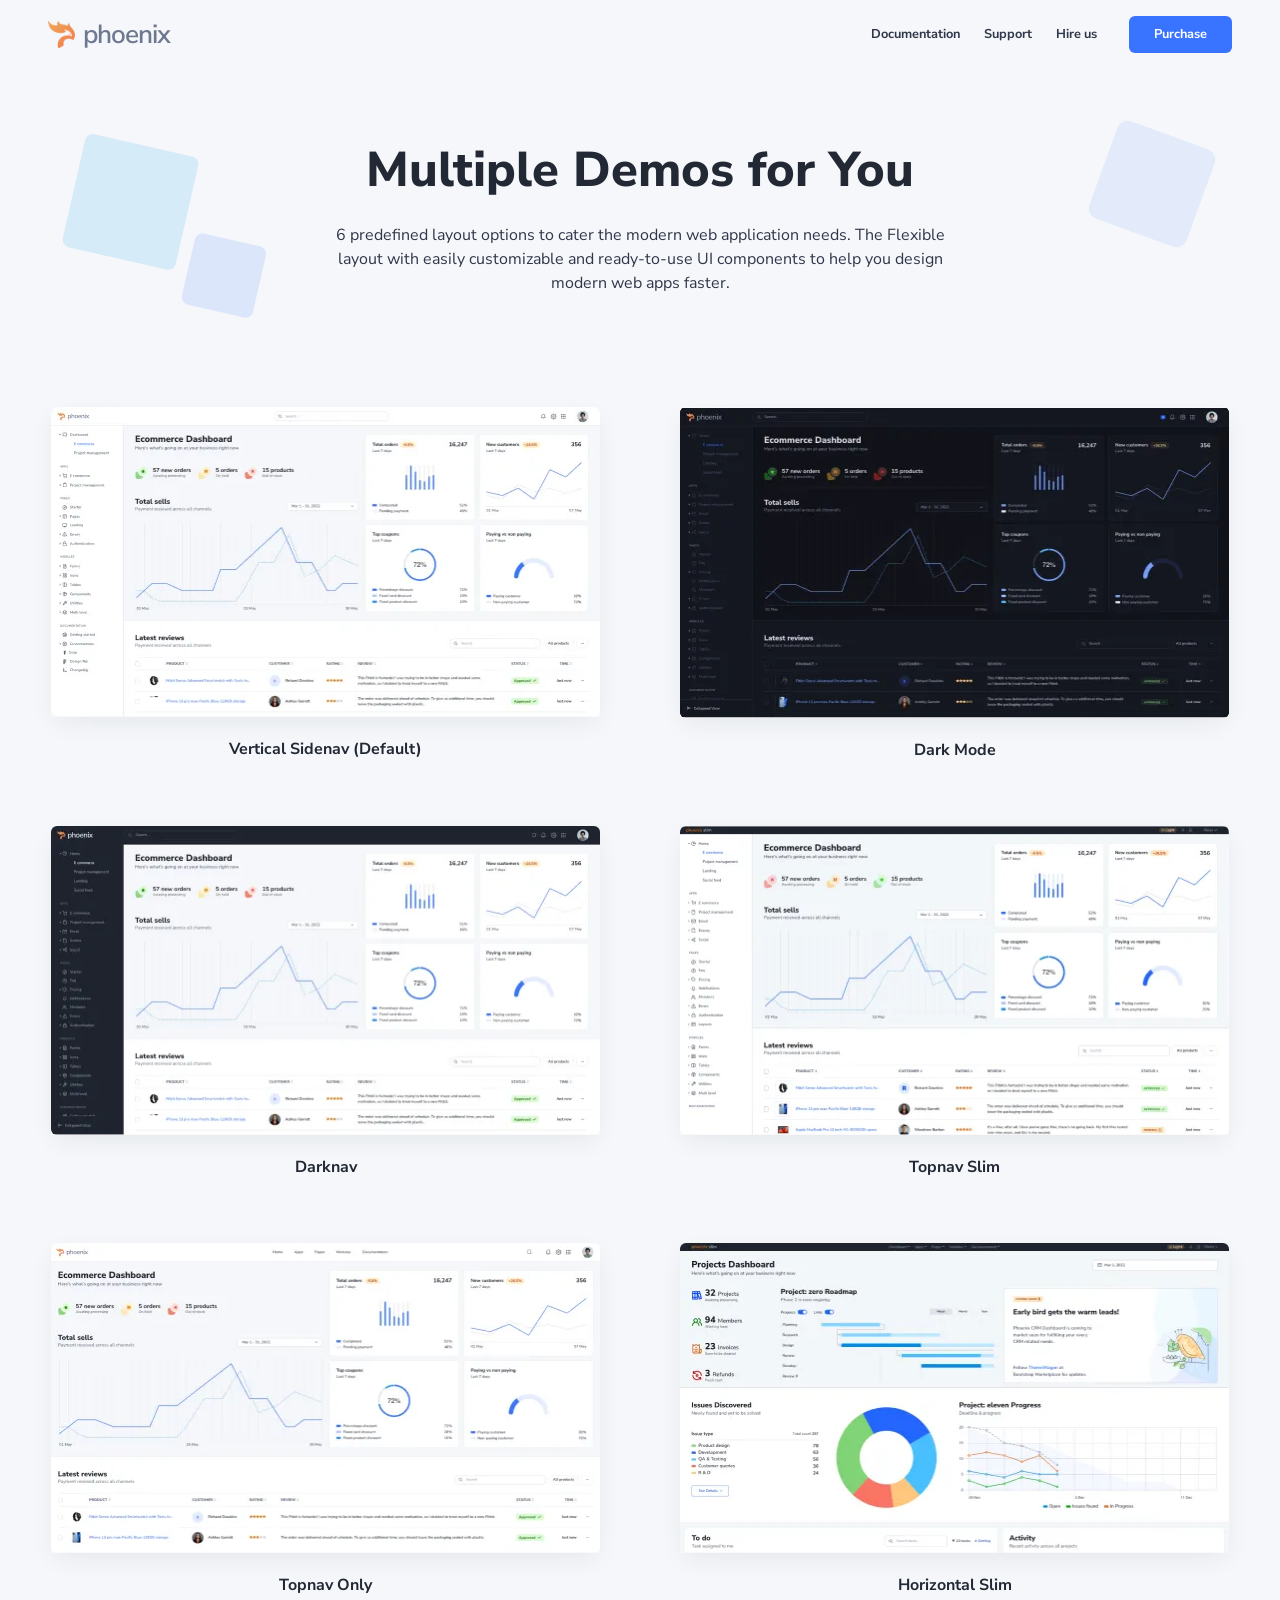
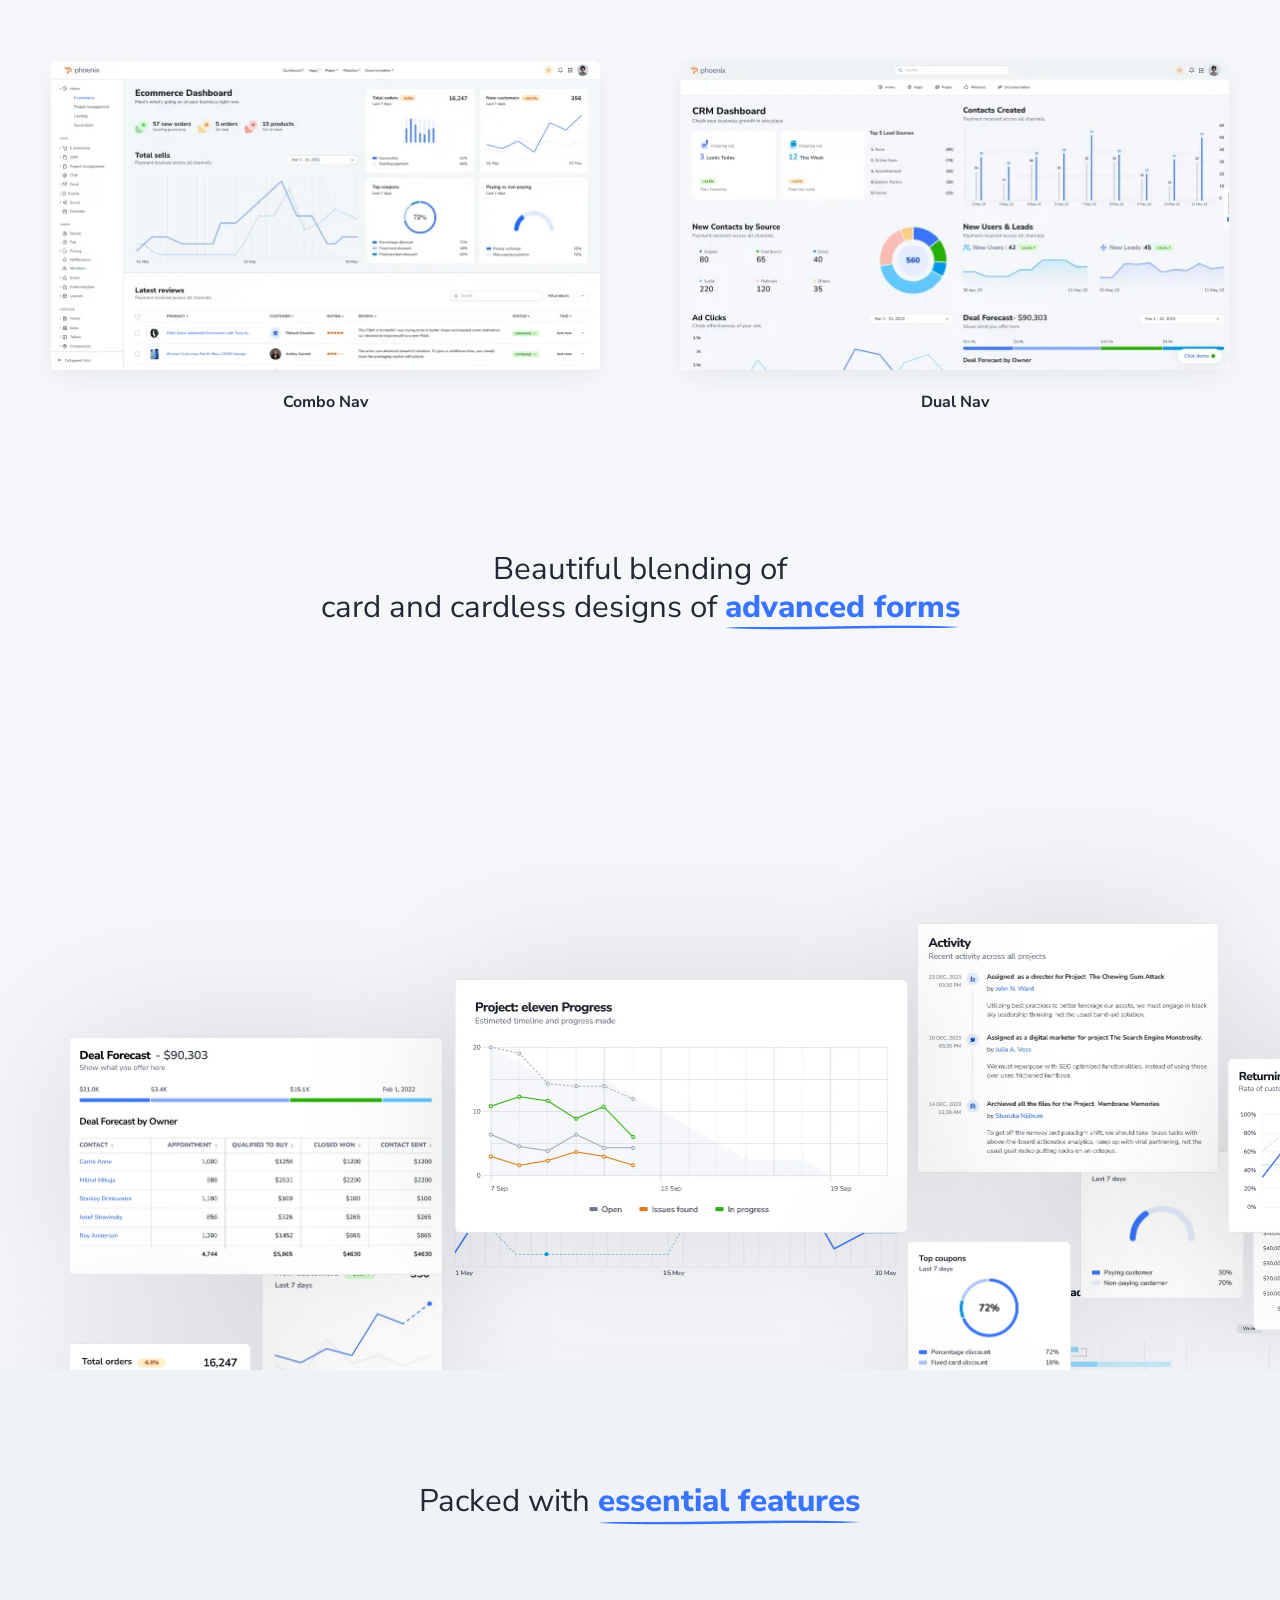
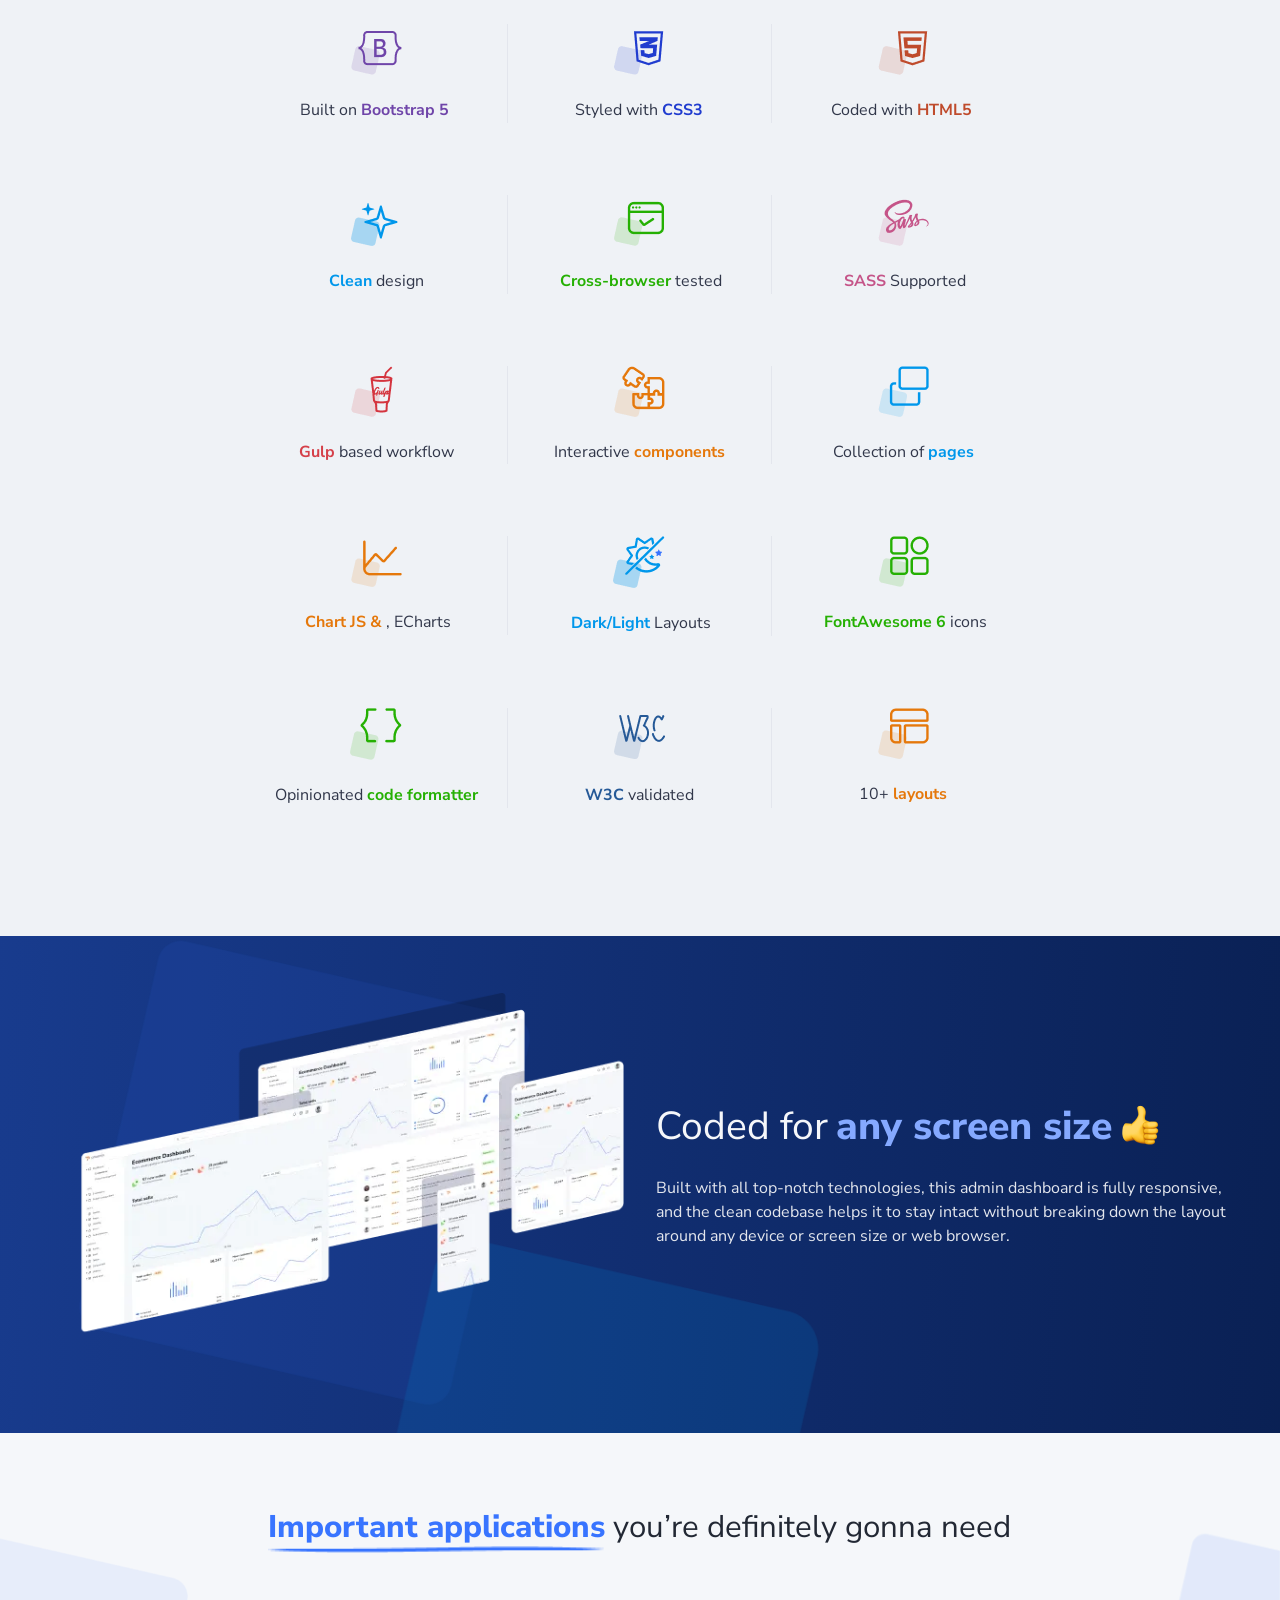
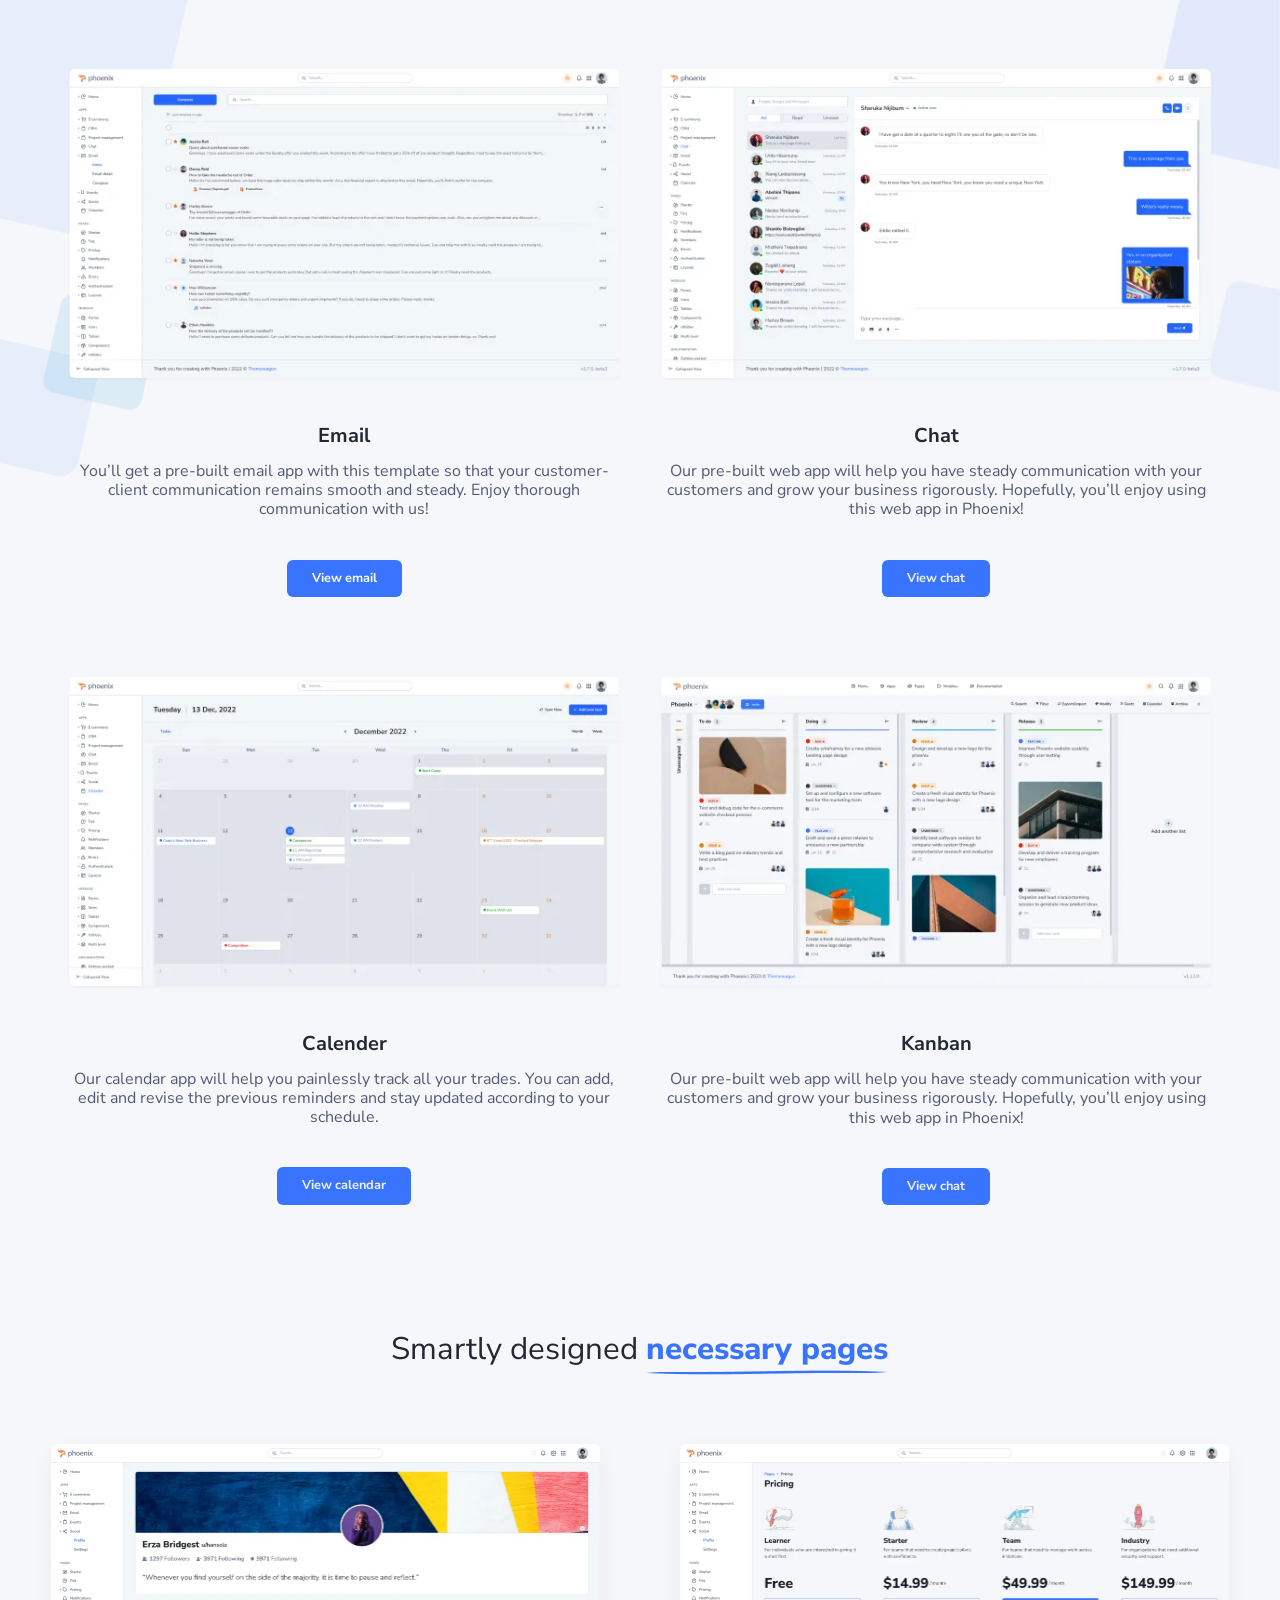
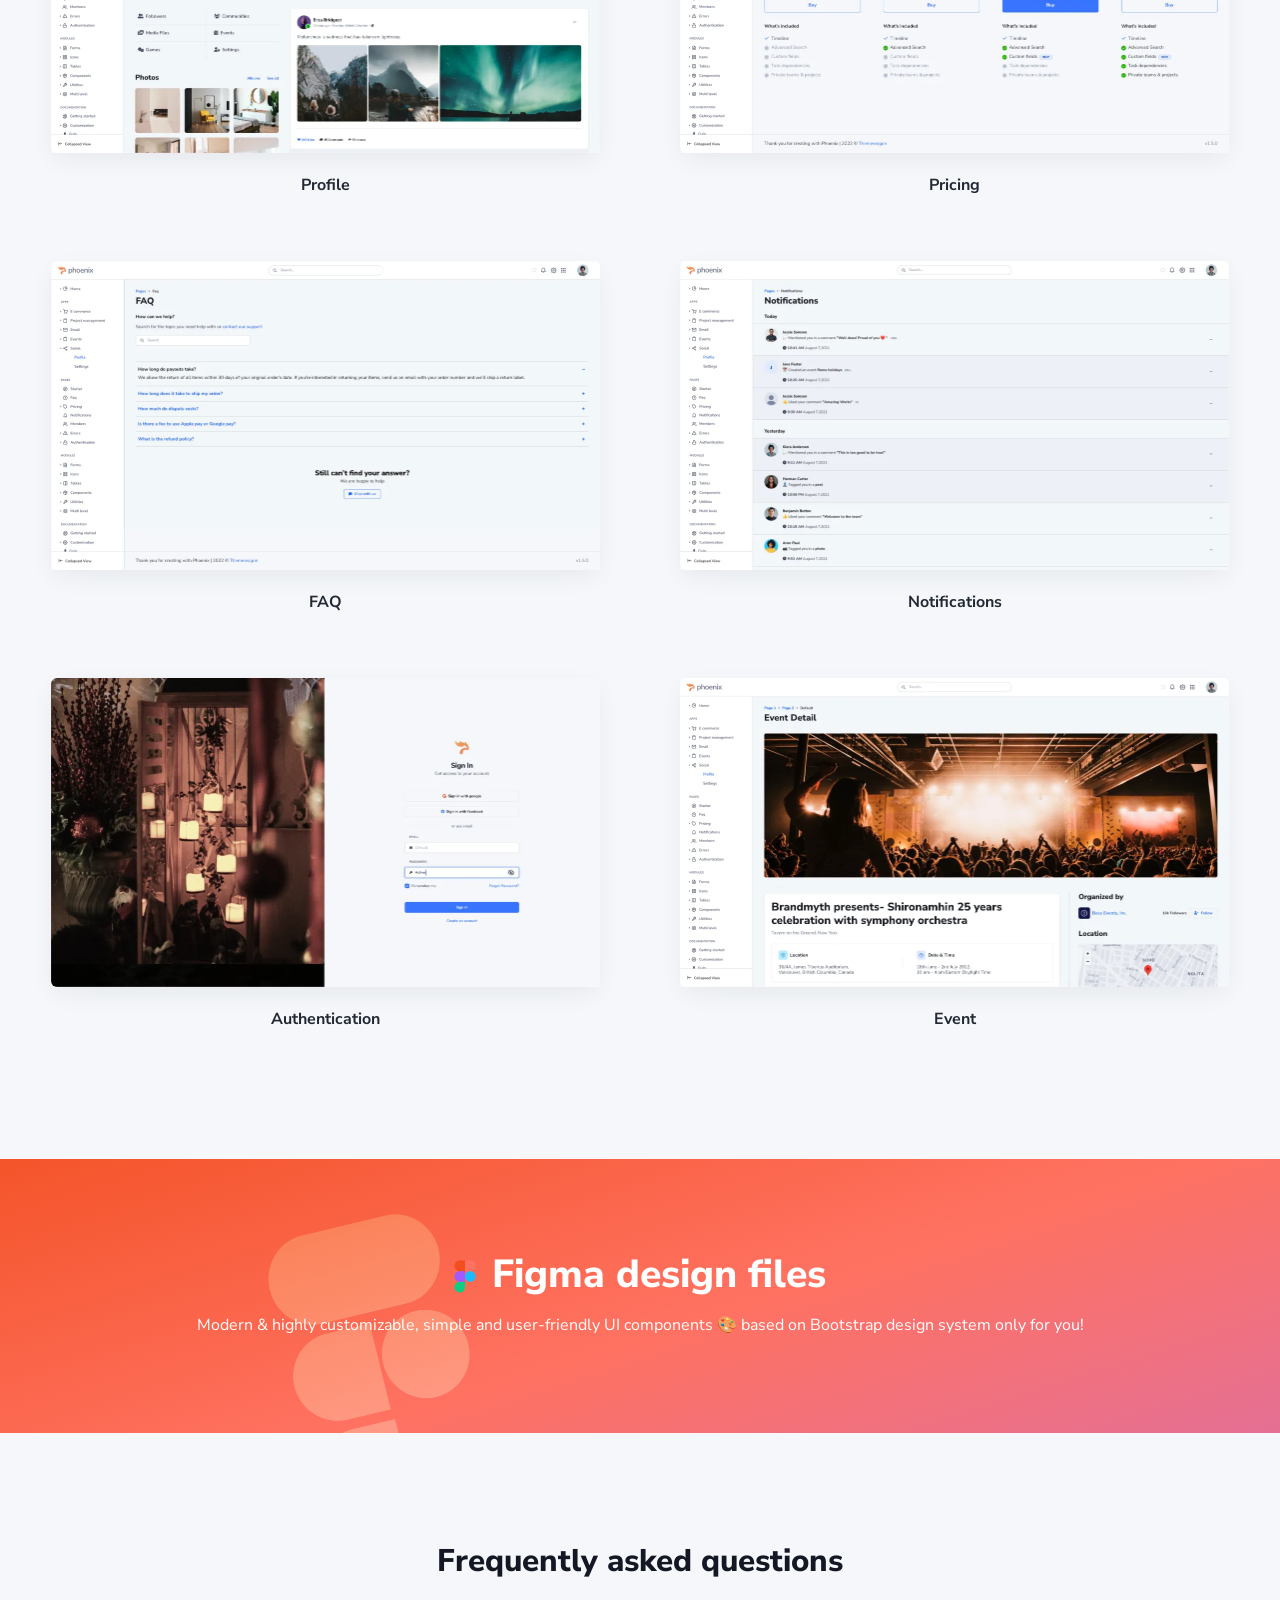
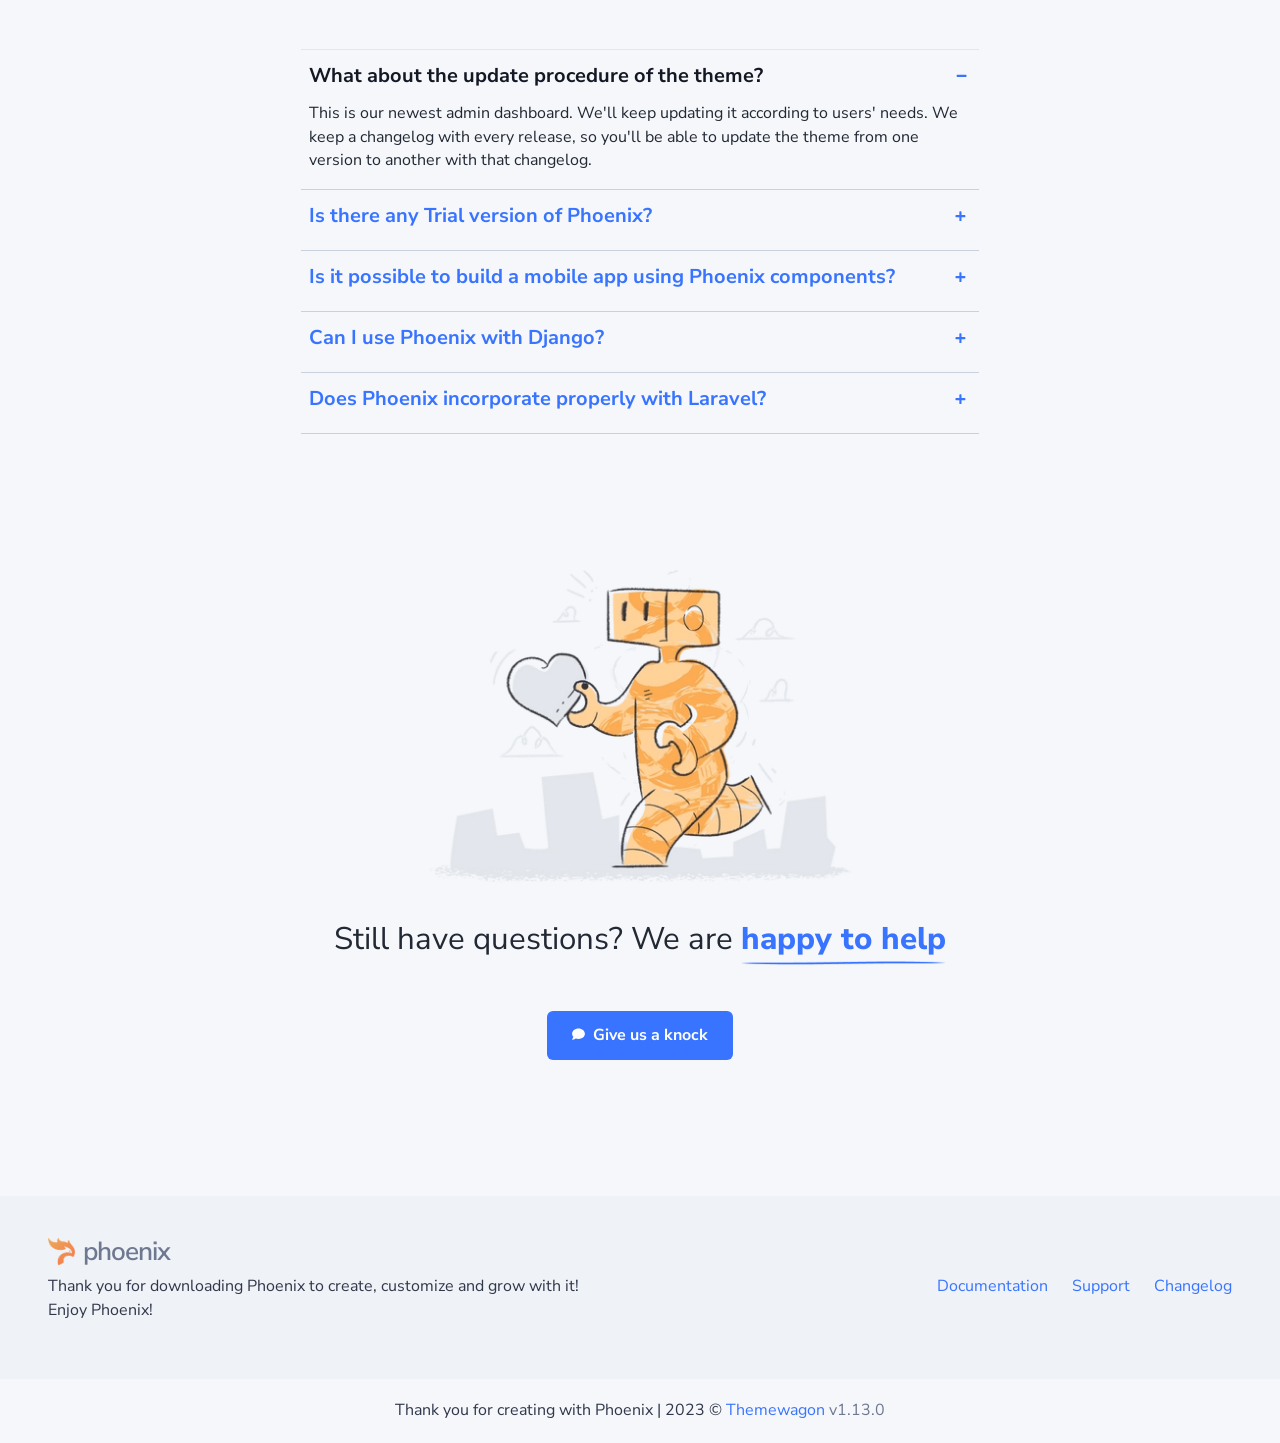
<file: wwwroot/phoenix-v1.13/showcase.html>
<!DOCTYPE html>
<html lang="en-US" dir="ltr">

  <head>
    <meta charset="utf-8">
    <meta http-equiv="X-UA-Compatible" content="IE=edge">
    <meta name="viewport" content="width=device-width, initial-scale=1">


    <!-- ===============================================-->
    <!--    Document Title-->
    <!-- ===============================================-->
    <title>Phoenix</title>


    <!-- ===============================================-->
    <!--    Favicons-->
    <!-- ===============================================-->
    <link rel="apple-touch-icon" sizes="180x180" href="assets/img/favicons/apple-touch-icon.png">
    <link rel="icon" type="image/png" sizes="32x32" href="assets/img/favicons/favicon-32x32.png">
    <link rel="icon" type="image/png" sizes="16x16" href="assets/img/favicons/favicon-16x16.png">
    <link rel="shortcut icon" type="image/x-icon" href="assets/img/favicons/favicon.ico">
    <link rel="manifest" href="assets/img/favicons/manifest.json">
    <meta name="msapplication-TileImage" content="assets/img/favicons/mstile-150x150.png">
    <meta name="theme-color" content="#ffffff">
    <script src="vendors/imagesloaded/imagesloaded.pkgd.min.js"></script>
    <script src="assets/js/config.js"></script>


    <!-- ===============================================-->
    <!--    Stylesheets-->
    <!-- ===============================================-->
    <link rel="preconnect" href="https://fonts.googleapis.com">
    <link rel="preconnect" href="https://fonts.gstatic.com" crossorigin="">
    <link href="https://fonts.googleapis.com/css2?family=Nunito+Sans:wght@300;400;600;700;800;900&amp;display=swap" rel="stylesheet">
    <link href="assets/css/theme.min.css" type="text/css" rel="stylesheet" id="style-default">
    <link href="assets/css/user.min.css" type="text/css" rel="stylesheet" id="user-style-default">
    <script>
      document.documentElement.classList.remove('dark');
    </script>
  </head>


  <body>

    <!-- ===============================================-->
    <!--    Main Content-->
    <!-- ===============================================-->
    <main class="main" id="top">
      <nav class="navbar navbar-expand-lg sticky-top py-3" data-navbar-soft-on-scroll="data-navbar-soft-on-scroll">
        <div class="container-small px-0 px-sm-3"><a class="navbar-brand" href="index.html">
            <div class="d-flex align-items-center"><img src="assets/img/icons/logo.png" alt="phoenix" width="27" />
              <p class="logo-text ms-2">phoenix</p>
            </div>
          </a>
          <button class="navbar-toggler" type="button" data-bs-toggle="collapse" data-bs-target="#navbarSupportedContent" aria-controls="navbarSupportedContent" aria-expanded="false" aria-label="Toggle navigation"><span class="navbar-toggler-icon"></span></button>
          <div class="collapse navbar-collapse" id="navbarSupportedContent">
            <ul class="navbar-nav ms-auto mb-2 mb-lg-0">
              <li class="nav-item border-bottom border-bottom-lg-0"><a class="nav-link fs--1 fw-bold pe-3 active" aria-current="page" href="documentation/getting-started.html">Documentation</a></li>
              <li class="nav-item border-bottom border-bottom-lg-0"><a class="nav-link fs--1 fw-bold pe-3" href="mailto:support@themewagon.com">Support</a></li>
              <li class="nav-item"><a class="nav-link fs--1 fw-bold pe-5" href="https://themewagon.com/hire-us/" target="_blank">Hire us </a></li>
            </ul>
            <div class="d-grid d-lg-flex align-items-center"><a class="btn btn-primary" href="https://themes.getbootstrap.com/product/phoenix-admin-dashboard-webapp-template/" target="_blank">Purchase</a></div>
          </div>
        </div>
      </nav>
      <section class="py-0">
        <div class="bg-holder" style="background-image:url(assets/img/bg/bg-24.png);background-position:center;background-size:auto;">
        </div>
        <!--/.bg-holder-->

        <div class="container-lg position-relative">
          <div class="row flex-center">
            <div class="col-12 col-sm-9 col-xl-7 px-4 px-xxl-6 text-center pt-10">
              <h1 class="display-3 fw-bolder lh-sm text-1000 mb-4">Multiple Demos for You</h1>
              <p class="mb-10">6 predefined layout options to cater the modern web application needs. The Flexible layout with easily customizable and ready-to-use UI components to help you design modern web apps faster.</p>
            </div>
          </div>
        </div>
      </section>


      <!-- ============================================-->
      <!-- <section> begin ============================-->
      <section class="pt-0">

        <div class="container-fluid">
          <div class="row">
            <div class="col-lg-6 position-relative variant-container">
              <div class="d-flex px-4 pt-6 justify-content-center justify-content-lg-end">
                <div class="text-center">
                  <div class="img-container w-100"><img class="side-panel-thumb h-100 w-100 rounded" src="assets/img/sections/vertical-sidenav.webp" alt="" />
                    <div class="layout-thumb"><img class="img-fluid rounded" src="assets/img/sections/demo-1.webp" alt="" /></div>
                  </div>
                  <h5 class="py-4 text-1000">Vertical Sidenav (Default)</h5>
                </div>
              </div><a class="stretched-link" href="index.html?theme-control=true&amp;navigation-type=vertical" target="_blank"></a>
            </div>
            <div class="col-lg-6 position-relative variant-container">
              <div class="d-flex px-4 pt-6 justify-content-center justify-content-lg-start">
                <div class="text-center">
                  <div class="img-container w-100"><img class="side-panel-thumb h-100 w-100 rounded" src="assets/img/sections/demo.webp" alt="" />
                    <div class="layout-thumb"><img class="img-fluid rounded" src="assets/img/sections/demo.webp" alt="" /></div>
                  </div>
                  <h5 class="py-4 text-1000">Dark Mode</h5>
                </div>
              </div><a class="stretched-link" href="index.html?theme-control=true&amp;color-scheme=dark" target="_blank"></a>
            </div>
            <div class="col-lg-6 position-relative variant-container">
              <div class="d-flex px-4 pt-6 justify-content-center justify-content-lg-end">
                <div class="text-center">
                  <div class="img-container w-100"><img class="side-panel-thumb h-100 w-100 rounded" src="assets/img/sections/sidenav-dark.webp" alt="" />
                    <div class="layout-thumb"><img class="img-fluid rounded" src="assets/img/sections/demo-5.webp" alt="" /></div>
                  </div>
                  <h5 class="py-4 text-1000">Darknav</h5>
                </div>
              </div><a class="stretched-link" href="demo/darknav.html" target="_blank"></a>
            </div>
            <div class="col-lg-6 position-relative variant-container">
              <div class="d-flex px-4 pt-6 justify-content-center justify-content-lg-start">
                <div class="text-center">
                  <div class="img-container w-100"><img class="side-panel-thumb h-100 w-100 rounded" src="assets/img/sections/topnav-slim-combo.webp" alt="" />
                    <div class="layout-thumb"><img class="img-fluid rounded" src="assets/img/sections/demo-6.webp" alt="" /></div>
                  </div>
                  <h5 class="py-4 text-1000">Topnav Slim</h5>
                </div>
              </div><a class="stretched-link" href="demo/topnav-slim.html" target="_blank"></a>
            </div>
            <div class="col-lg-6 position-relative variant-container">
              <div class="d-flex px-4 pt-6 justify-content-center justify-content-lg-end">
                <div class="text-center">
                  <div class="img-container w-100"><img class="side-panel-thumb h-100 w-100 rounded" src="assets/img/sections/topnav-only.webp" alt="" />
                    <div class="layout-thumb"><img class="img-fluid rounded" src="assets/img/sections/demo-4.webp" alt="" /></div>
                  </div>
                  <h5 class="py-4 text-1000">Topnav Only</h5>
                </div>
              </div><a class="stretched-link" href="demo/navbar-top.html" target="_blank"></a>
            </div>
            <div class="col-lg-6 position-relative variant-container">
              <div class="d-flex px-4 pt-6 justify-content-center justify-content-lg-start">
                <div class="text-center">
                  <div class="img-container w-100"><img class="side-panel-thumb h-100 w-100 rounded" src="assets/img/sections/horizontal-slim.webp" alt="" />
                    <div class="layout-thumb"><img class="img-fluid rounded" src="assets/img/sections/demo-7.webp" alt="" /></div>
                  </div>
                  <h5 class="py-4 text-1000">Horizontal Slim</h5>
                </div>
              </div><a class="stretched-link" href="demo/horizontal-slim.html" target="_blank"></a>
            </div>
            <div class="col-lg-6 position-relative variant-container">
              <div class="d-flex px-4 pt-6 justify-content-center justify-content-lg-end">
                <div class="text-center">
                  <div class="img-container w-100"><img class="side-panel-thumb h-100 w-100 rounded" src="assets/img/sections/combo-nav.webp" alt="" />
                    <div class="layout-thumb"><img class="img-fluid rounded" src="assets/img/sections/demo-8.webp" alt="" /></div>
                  </div>
                  <h5 class="py-4 text-1000">Combo Nav</h5>
                </div>
              </div><a class="stretched-link" href="demo/combo-nav.html" target="_blank"></a>
            </div>
            <div class="col-lg-6 position-relative variant-container">
              <div class="d-flex px-4 pt-6 justify-content-center justify-content-lg-start">
                <div class="text-center">
                  <div class="img-container w-100"><img class="side-panel-thumb h-100 w-100 rounded" src="assets/img/sections/demo-9-thumb.webp" alt="" />
                    <div class="layout-thumb"><img class="img-fluid rounded" src="assets/img/sections/demo-9.webp" alt="" /></div>
                  </div>
                  <h5 class="py-4 text-1000">Dual Nav</h5>
                </div>
              </div><a class="stretched-link" href="demo/dual-nav.html" target="_blank"></a>
            </div>
          </div>
        </div>
        <!-- end of .container-->

      </section>
      <!-- <section> close ============================-->
      <!-- ============================================-->




      <!-- ============================================-->
      <!-- <section> begin ============================-->
      <section class="gsap pb-0 overflow-hidden">

        <div class="container-lg">
          <div class="row justify-content-center mb-11">
            <div class="col-12 col-xl-7 text-center">
              <h2 class="text-1000 fw-normal lh-sm">Beautiful blending of <br />card and cardless designs of<span class="text-primary position-relative fw-bolder d-inline-flex ms-2"> advanced forms<img class="text-illustration-underline" src="assets/img/spot-illustrations/31.png" alt=""/></span></h2>
            </div>
          </div>
          <div class="row g-2 showcase-gallery mx-auto" style="width:1545px;">
            <div class="col-3 align-self-end mb-2">
              <div class="row g-2">
                <div class="col-12"><img class="w-100 z-index-3 layer-4" data-gsap="-480" src="assets/img/sections/1.webp" alt="" style="max-width: 375px" /></div>
                <div class="col-6"><img class="w-100 z-index-5 layer-6" data-gsap="-600" src="assets/img/sections/2.webp" alt="" style="max-width: 183px;" /></div>
                <div class="col-6"><img class="w-100 z-index-2 layer-3" data-gsap="-420" src="assets/img/sections/3.webp" alt="" style="max-width: 183px;" /></div>
                <div class="col-12 text-end"><img class="w-100 z-index-3 layer-4" data-gsap="-480" src="assets/img/sections/4.webp" alt="" style="max-width: 234px;" /></div>
              </div>
            </div>
            <div class="col-9">
              <div class="row g-2 align-items-end mb-2">
                <div class="col-auto"><img class="z-index-4 layer-5" data-gsap="-540" src="assets/img/sections/5.webp" alt="" style="max-width: 454px;" /></div>
                <div class="col-auto"><img class="z-index-2 layer-3" data-gsap="-420" src="assets/img/sections/8.webp" alt="" style="max-width: 303px;" /></div>
                <div class="col-auto"><img class="z-index-4 layer-5" data-gsap="-540" src="assets/img/sections/12.webp" alt="" style="max-width: 376px;" /></div>
              </div>
              <div class="row g-2 mb-2">
                <div class="col-auto"><img class="layer-1" data-gsap="-300" src="assets/img/sections/6.webp" alt="" style="max-width: 444px;" /></div>
                <div class="col-auto"><img class="z-index-4 layer-5" data-gsap="-540" src="assets/img/sections/9.webp" alt="" style="max-width: 165px;" /></div>
                <div class="col-auto"><img class="z-index-1 layer-2" data-gsap="-360" src="assets/img/sections/10.webp" alt="" style="max-width: 165px;" /></div>
                <div class="col-auto"><img class="z-index-2 layer-3" data-gsap="-420" src="assets/img/sections/13.webp" alt="" style="max-width: 343px;" /></div>
              </div>
              <div class="row g-2 mb-2">
                <div class="col-auto"><img class="z-index-5 layer-6" data-gsap="-600" src="assets/img/sections/7.webp" alt="" style="max-width: 510px;" /></div>
                <div class="col-auto"><img class="mb-2 d-block layer-1" data-gsap="-300" src="assets/img/sections/11.webp" alt="" style="max-width: 355px;" /><img class="z-index-2 layer-3" data-gsap="-420" src="assets/img/sections/16.webp" alt="" style="max-width: 355px;" /></div>
                <div class="col-auto"><img class="z-index-5 mb-2 d-block layer-6" data-gsap="-600" src="assets/img/sections/14.webp" alt="" style="max-width: 137px;" /><img class="z-index-5 layer-6" data-gsap="-600" src="assets/img/sections/15.webp" alt="" style="max-width: 137px;" /></div>
              </div>
            </div>
          </div>
        </div>
        <!-- end of .container-->

      </section>
      <!-- <section> close ============================-->
      <!-- ============================================-->




      <!-- ============================================-->
      <!-- <section> begin ============================-->
      <section class="bg-100 pt-14">

        <div class="container-lg">
          <div class="row justify-content-center">
            <div class="col-12 col-lg-9 col-xl-8 col-xxl-6 text-center">
              <h2 class="text-1000 fw-normal mb-13 lh-sm">Packed with<span class="text-primary ms-2 position-relative fw-bolder d-inline-flex">essential features<img class="text-illustration-underline" src="assets/img/spot-illustrations/31.png" alt=""/></span></h2>
              <div class="row">
                <div class="col-12 col-sm-4 px-0">
                  <div class="mb-10 text-center border-end-0 border-end-sm"><img class="img-fluid mb-4" src="assets/img/icons/illustrations/11.png" alt="" />
                    <p>Built on <span class='text-bootstrap me-1 fw-bold'>Bootstrap 5</span></p>
                  </div>
                </div>
                <div class="col-12 col-sm-4 px-0">
                  <div class="mb-10 text-center border-end-0 border-end-sm"><img class="img-fluid mb-4" src="assets/img/icons/illustrations/12.png" alt="" />
                    <p>Styled with<span class='text-css3 ms-1 fw-bold'>CSS3</span></p>
                  </div>
                </div>
                <div class="col-12 col-sm-4 px-0">
                  <div class="mb-10 text-center border-end-0 border-end-sm border-end-lg-0"><img class="img-fluid mb-4" src="assets/img/icons/illustrations/13.png" alt="" />
                    <p>Coded with <span class='text-html5 me-1 fw-bold'>HTML5</span></p>
                  </div>
                </div>
                <div class="col-12 col-sm-4 px-0">
                  <div class="mb-10 text-center border-end-0 border-end-sm"><img class="img-fluid mb-4" src="assets/img/icons/illustrations/14.png" alt="" />
                    <p><span class='text-info fw-bold'>Clean </span> design</p>
                  </div>
                </div>
                <div class="col-12 col-sm-4 px-0">
                  <div class="mb-10 text-center border-end-0 border-end-sm"><img class="img-fluid mb-4" src="assets/img/icons/illustrations/16.png" alt="" />
                    <p><span class='text-success ms-1 fw-bold'>Cross-browser</span> tested</p>
                  </div>
                </div>
                <div class="col-12 col-sm-4 px-0">
                  <div class="mb-10 text-center border-end-0"><img class="img-fluid mb-4" src="assets/img/icons/illustrations/15.png" alt="" />
                    <p><span class='text-sass ms-1 fw-bold'>SASS</span> Supported</p>
                  </div>
                </div>
                <div class="col-12 col-sm-4 px-0">
                  <div class="mb-10 text-center border-end"><img class="img-fluid mb-4" src="assets/img/icons/illustrations/17.png" alt="" />
                    <p><span class='text-gulp me-1 fw-bold'>Gulp</span>based workflow</p>
                  </div>
                </div>
                <div class="col-12 col-sm-4 px-0">
                  <div class="mb-10 text-center border-end"><img class="img-fluid mb-4" src="assets/img/icons/illustrations/19.png" alt="" />
                    <p>Interactive <span class='text-warning fw-bold'>components</span></p>
                  </div>
                </div>
                <div class="col-12 col-sm-4 px-0">
                  <div class="mb-10 text-center border-end-0 border-end-sm border-end-lg-0"><img class="img-fluid mb-4" src="assets/img/icons/illustrations/18.png" alt="" />
                    <p>Collection of <span class='text-info fw-bold'>pages</span></p>
                  </div>
                </div>
                <div class="col-12 col-sm-4 px-0">
                  <div class="mb-10 text-center border-end"><img class="img-fluid mb-4" src="assets/img/icons/illustrations/22.png" alt="" />
                    <p><span class='text-warning ms-1 fw-bold'>Chart JS &amp;</span> , ECharts </p>
                  </div>
                </div>
                <div class="col-12 col-sm-4 px-0">
                  <div class="mb-10 text-center border-end"><img class="img-fluid mb-4" src="assets/img/icons/illustrations/21.png" alt="" />
                    <p><span class='text-info ms-1 fw-bold'>Dark/Light</span> Layouts</p>
                  </div>
                </div>
                <div class="col-12 col-sm-4 px-0">
                  <div class="mb-10 text-center border-end-0"><img class="img-fluid mb-4" src="assets/img/icons/illustrations/23.png" alt="" />
                    <p><span class='text-success ms-1 fw-bold'>FontAwesome 6</span> icons</p>
                  </div>
                </div>
                <div class="col-12 col-sm-4 px-0">
                  <div class="mb-10 text-center border-end"><img class="img-fluid mb-4" src="assets/img/icons/illustrations/24.png" alt="" />
                    <p>Opinionated <span class='text-success fw-bold'>code formatter</span></p>
                  </div>
                </div>
                <div class="col-12 col-sm-4 px-0">
                  <div class="mb-10 text-center border-end"><img class="img-fluid mb-4" src="assets/img/icons/illustrations/25.png" alt="" />
                    <p><span class='text-w3c me-1 fw-bold'>W3C</span>validated</p>
                  </div>
                </div>
                <div class="col-12 col-sm-4 px-0">
                  <div class="mb-10 text-center border-end-0"><img class="img-fluid mb-4" src="assets/img/icons/illustrations/26.png" alt="" />
                    <p>10+ <span class='text-warning fw-bold'>layouts</span></p>
                  </div>
                </div>
              </div>
            </div>
          </div>
        </div>
        <!-- end of .container-->

      </section>
      <!-- <section> close ============================-->
      <!-- ============================================-->


      <section class="overflow-hidden py-0" style="background: linear-gradient(94.41deg, #193D91 -6.4%, #091F51 105.25%);">
        <div class="bg-holder opacity-50" style="background-image:url(assets/img/bg/26.png);background-position:14%;background-size: contain; height:150%;" data-gsap-parallax='{"y":"-40%"}'></div>
        <div class="container-small position-relative py-8">
          <div class="row align-items-center gx-xxl-13">
            <div class="col-lg-6 mb-6 z-index-1"><img class="mw-100" src="assets/img/sections/63.webp" alt="" /></div>
            <div class="col-lg-6">
              <h1 class="text-soft fw-normal mb-4 text-center text-lg-start">Coded for<br class="d-none d-lg-block d-xl-none" /><span class="text-primary-300 ms-2 fw-bolder">any screen size<img class="mb-2 ms-2" src="assets/img/icons/thumbs-up.png" alt=""/></span></h1>
              <p class="text-200 text-center text-lg-start">Built with all top-notch technologies, this admin dashboard is fully responsive, and the clean codebase helps it to stay intact without breaking down the layout around any device or screen size or web browser.</p>
            </div>
          </div>
        </div>
      </section>
      <section class="py-md-10">
        <div class="bg-holder d-none d-lg-block" style="background-image:url(assets/img/bg/29.png);background-position: left 10%; background-size: 15%;;" data-gsap-parallax='{"y":"40%"}'></div>
        <div class="bg-holder d-none d-lg-block" style="background-image:url(assets/img/bg/28.png);background-position: right 10%; background-size: 15%;;" data-gsap-parallax='{"y":"50%"}'></div>
        <div class="container-lg">
          <div class="row justify-content-center">
            <div class="col-12 col-md-9 col-xl-8 col-xxl-6 text-center">
              <h2 class="mb-6 lh-lg"> <span class="text-primary position-relative">Important applications<img class="text-illustration-underline" src="assets/img/spot-illustrations/31.png" alt=""/></span><span class="text-1000 fw-normal ms-2">you’re definitely gonna need</span></h2>
            </div>
          </div>
          <div class="row justify-content-center mt-11">
            <div class="col-md-9 col-lg-6 col-xxl-4 mb-7 mb-lg-0">
              <div class="text-center"><img class="mb-7 shadow rounded mw-100" src="assets/img/sections/64.webp" width="550" alt="" />
                <h4 class="text-1000 mb-3">Email</h4>
                <p class="text-700 lh-sm pb-4">You’ll get a pre-built email app with this template so that your customer-client communication remains smooth and steady. Enjoy thorough communication with us!</p><a class="btn btn-primary" href="apps/email/inbox.html">View email</a>
              </div>
            </div>
            <div class="col-md-9 col-lg-6 col-xxl-4">
              <div class="text-center"><img class="mb-7 shadow rounded mw-100" src="assets/img/sections/66.webp" width="550" alt="" />
                <h4 class="text-1000 mb-3">Chat</h4>
                <p class="text-700 lh-sm pb-4">Our pre-built web app will help you have steady communication with your customers and grow your business rigorously. Hopefully, you’ll enjoy using this web app in Phoenix!</p><a class="btn btn-primary text-light" href="apps/chat.html">View chat</a>
              </div>
            </div>
          </div>
          <div class="row justify-content-center mt-11">
            <div class="col-md-9 col-lg-6 col-xxl-4 mb-7 mb-lg-0">
              <div class="text-center"><img class="mb-7 shadow rounded mw-100" src="assets/img/sections/65.webp" width="550" alt="" />
                <h4 class="text-1000 mb-3">Calender</h4>
                <p class="text-700 lh-sm pb-4">Our calendar app will help you painlessly track all your trades. You can add, edit and revise the previous reminders and stay updated according to your schedule.</p><a class="btn btn-primary text-light" href="apps/calendar.html">View calendar</a>
              </div>
            </div>
            <div class="col-md-9 col-lg-6 col-xxl-4">
              <div class="text-center"><img class="mb-7 shadow rounded mw-100" src="assets/img/sections/kanban.webp" width="550" alt="" />
                <h4 class="text-1000 mb-3">Kanban</h4>
                <p class="text-700 lh-sm pb-4">Our pre-built web app will help you have steady communication with your customers and grow your business rigorously. Hopefully, you’ll enjoy using this web app in Phoenix!</p><a class="btn btn-primary text-light" href="apps/chat.html">View chat</a>
              </div>
            </div>
          </div>
        </div>
      </section>


      <!-- ============================================-->
      <!-- <section> begin ============================-->
      <section class="pb-13">

        <div class="container-fluid">
          <div class="row justify-content-center">
            <div class="col-12 col-lg-9 col-xl-8 col-xxl-6 text-center">
              <h2 class="mb-6 text-1000 fw-normal">Smartly designed<span class="text-primary position-relative fw-bolder ms-2">necessary pages<img class="w-100 text-illustration-underline" src="assets/img/spot-illustrations/31.png" alt=""/></span></h2>
            </div>
          </div>
          <div class="row">
            <div class="col-lg-6 position-relative page-container">
              <div class="d-flex px-4 pt-6 justify-content-center justify-content-lg-end">
                <div class="text-center">
                  <div class="img-container w-100"><img class="img-fluid page-thumb rounded z-index-2" src="assets/img/sections/21.webp" alt="" /></div>
                  <h5 class="py-4 text-1000">Profile</h5>
                </div>
              </div><a class="stretched-link" href="apps/social/profile.html"></a>
            </div>
            <div class="col-lg-6 position-relative page-container">
              <div class="d-flex px-4 pt-6 justify-content-center justify-content-lg-start">
                <div class="text-center">
                  <div class="img-container w-100"><img class="img-fluid page-thumb rounded z-index-2" src="assets/img/sections/22.webp" alt="" /></div>
                  <h5 class="py-4 text-1000">Pricing</h5>
                </div>
              </div><a class="stretched-link" href="pages/pricing/pricing-column.html"></a>
            </div>
            <div class="col-lg-6 position-relative page-container">
              <div class="d-flex px-4 pt-6 justify-content-center justify-content-lg-end">
                <div class="text-center">
                  <div class="img-container w-100"><img class="img-fluid page-thumb rounded z-index-2" src="assets/img/sections/23.webp" alt="" /></div>
                  <h5 class="py-4 text-1000">FAQ</h5>
                </div>
              </div><a class="stretched-link" href="pages/faq/faq-accordion.html"></a>
            </div>
            <div class="col-lg-6 position-relative page-container">
              <div class="d-flex px-4 pt-6 justify-content-center justify-content-lg-start">
                <div class="text-center">
                  <div class="img-container w-100"><img class="img-fluid page-thumb rounded z-index-2" src="assets/img/sections/24.webp" alt="" /></div>
                  <h5 class="py-4 text-1000">Notifications</h5>
                </div>
              </div><a class="stretched-link" href="pages/notifications.html"></a>
            </div>
            <div class="col-lg-6 position-relative page-container">
              <div class="d-flex px-4 pt-6 justify-content-center justify-content-lg-end">
                <div class="text-center">
                  <div class="img-container w-100"><img class="img-fluid page-thumb rounded z-index-2" src="assets/img/sections/25.webp" alt="" /></div>
                  <h5 class="py-4 text-1000">Authentication</h5>
                </div>
              </div><a class="stretched-link" href="pages/authentication/split/sign-in.html"></a>
            </div>
            <div class="col-lg-6 position-relative page-container">
              <div class="d-flex px-4 pt-6 justify-content-center justify-content-lg-start">
                <div class="text-center">
                  <div class="img-container w-100"><img class="img-fluid page-thumb rounded z-index-2" src="assets/img/sections/26.webp" alt="" /></div>
                  <h5 class="py-4 text-1000">Event</h5>
                </div>
              </div><a class="stretched-link" href="apps/events/event-detail.html"></a>
            </div>
          </div>
        </div>
        <!-- end of .container-->

      </section>
      <!-- <section> close ============================-->
      <!-- ============================================-->


      <section class="py-12 position-relative overflow-hidden bg-100">
        <div class="grd bg-gradient-figma"></div><img class="feature-figma-img" src="assets/img/bg/figma.png" alt="" />
        <div class="container-small position-relative">
          <div class="row px-4">
            <div class="col-12 d-flex justify-content-center flex-between-center mb-3"><img class="me-3" src="assets/img/icons/figma.png" alt="" />
              <h1 class="text-white">Figma design files</h1>
            </div>
            <p class="text-center mb-0 text-white">Modern &amp; highly customizable, simple and user-friendly UI components 🎨 based on Bootstrap design system only for you!</p>
          </div>
        </div>
      </section>


      <!-- ============================================-->
      <!-- <section> begin ============================-->
      <section class="pt-9 pt-sm-14">

        <div class="container-small">
          <div class="row flex-center">
            <div class="col-12 col-xl-7">
              <h2 class="text-center mb-6 mb-sm-10">Frequently asked questions</h2>
              <div class="accordion">
                <div class="accordion-item border-top border-200">
                  <h2 class="accordion-header" id="headingOne">
                    <button class="accordion-button fs-1 pb-3" type="button" data-bs-toggle="collapse" data-bs-target="#collapseOne" aria-expanded="false" aria-controls="collapseOne">What about the update procedure of the theme?</button>
                  </h2>
                  <div class="accordion-collapse collapse show" id="collapseOne" aria-labelledby="headingOne" data-bs-parent="#accordionExample">
                    <div class="accordion-body pt-0">This is our newest admin dashboard. We'll keep updating it according to users' needs. We keep a changelog with every release, so you'll be able to update the theme from one version to another with that changelog.</div>
                  </div>
                </div>
                <div class="accordion-item">
                  <h2 class="accordion-header" id="headingTwo">
                    <button class="accordion-button fs-1 pb-3 collapsed" type="button" data-bs-toggle="collapse" data-bs-target="#collapseTwo" aria-expanded="true" aria-controls="collapseOne">Is there any Trial version of Phoenix?</button>
                  </h2>
                  <div class="accordion-collapse collapse" id="collapseTwo" aria-labelledby="headingTwo" data-bs-parent="#accordionExample">
                    <div class="accordion-body pt-0">We are sorry to inform you that there is no free or trial version of Phoenix, but you would get a full refund within 10 days if the template does not match your requirement.</div>
                  </div>
                </div>
                <div class="accordion-item">
                  <h2 class="accordion-header" id="headingThree">
                    <button class="accordion-button fs-1 pb-3 collapsed" type="button" data-bs-toggle="collapse" data-bs-target="#collapseThree" aria-expanded="false" aria-controls="collapseOne">Is it possible to build a mobile app using Phoenix components?</button>
                  </h2>
                  <div class="accordion-collapse collapse" id="collapseThree" aria-labelledby="headingThree" data-bs-parent="#accordionExample">
                    <div class="accordion-body pt-0">Phoenix is made out of HTML, CSS, and JS. You can not use Phoenix as a "Native" component library for an android or iOS app. But if you use a web-view for your app or use a framework that uses HTML, CSS, and JS for mobile app UI​, yes, you can use Phoenix in that case.</div>
                  </div>
                </div>
                <div class="accordion-item">
                  <h2 class="accordion-header" id="headingFour">
                    <button class="accordion-button fs-1 pb-3 collapsed" type="button" data-bs-toggle="collapse" data-bs-target="#collapseFour" aria-expanded="false" aria-controls="collapseOne">Can I use Phoenix with Django?</button>
                  </h2>
                  <div class="accordion-collapse collapse" id="collapseFour" aria-labelledby="headingFour" data-bs-parent="#accordionExample">
                    <div class="accordion-body pt-0">
                      Many of our customers are using Phoenix with Django. Using Phoenix is like using Bootstrap with Django, just with some extra features.For a starter, you need to take all the CSS and JS files from Phoenix's "public/assets" folder to your project and link them to your view files. You can find all the required scripts and styles on the source of the starter page.
                      It is also possible to compile the SCSS and use the ES6 JavaScript partial files with Django using Phoenix's built-in gulp based workflow.
                    </div>
                  </div>
                </div>
                <div class="accordion-item">
                  <h2 class="accordion-header" id="headingFive">
                    <button class="accordion-button fs-1 pb-3 collapsed" type="button" data-bs-toggle="collapse" data-bs-target="#collapseFive" aria-expanded="false" aria-controls="collapseOne">Does Phoenix incorporate properly with Laravel?</button>
                  </h2>
                  <div class="accordion-collapse collapse" id="collapseFive" aria-labelledby="headingFive" data-bs-parent="#accordionExample">
                    <div class="accordion-body pt-0">
                      Many of our customers are using Phoenix with Laravel. Using Phoenix is like using Bootstrap with Laravel, just with some extra features.For a starter, you need to take all the CSS and JS files from Phoenix's "public/assets" folder to your project and link them to your view files. You can find all the required scripts and styles on the source of the starter page.
                      It is also possible to compile the SCSS and use the ES6 JavaScript partial files with Laravel using Phoenix's built-in gulp based workflow.
                    </div>
                  </div>
                </div>
              </div>
            </div>
          </div>
        </div>
        <!-- end of .container-->

      </section>
      <!-- <section> close ============================-->
      <!-- ============================================-->




      <!-- ============================================-->
      <!-- <section> begin ============================-->
      <section>

        <div class="container-small">
          <div class="row flex-center">
            <div class="col-12 col-lg-9 col-xl-7 pt-4 pb-11">
              <div class="text-center"><img class="mw-100 mb-6" src="assets/img/spot-illustrations/33-s.webp" width="422" alt="" />
                <h2 class="mb-8 text-1000 fw-normal">Still have questions? We are<span class="text-primary position-relative fw-bolder ms-2">happy to help<img class="w-100 text-illustration-underline" src="assets/img/spot-illustrations/31.png" alt=""/></span></h2><a class="btn btn-lg btn-primary" href="mailto:support@themewagon.com"><span><svg xmlns="http://www.w3.org/2000/svg" class='me-2 mb-1' width="13" height="12" viewBox="0 0 13 12" fill="none">
<path d="M12.9 5.76484C12.9 8.63984 10.025 10.9648 6.5 10.9648C5.55 10.9648 4.675 10.8148 3.875 10.5398C3.6 10.7398 3.1 11.0398 2.525 11.2898C1.925 11.5648 1.2 11.7648 0.5 11.7648C0.325 11.7648 0.175 11.6898 0.125 11.5398C0.0499999 11.3898 0.0999999 11.2148 0.2 11.0898C0.225 11.0898 0.225 11.0648 0.25 11.0398C0.275 11.0148 0.325 10.9648 0.375 10.9148C0.475 10.7898 0.6 10.5898 0.75 10.3648C1 9.96484 1.225 9.41484 1.275 8.78984C0.525 7.93984 0.0999999 6.91484 0.0999999 5.76484C0.0999999 2.91484 2.95 0.564844 6.5 0.564844C10.025 0.564844 12.9 2.91484 12.9 5.76484Z" fill="white"/>
</svg></span>Give us a knock</a>
              </div>
            </div>
          </div>
        </div>
        <!-- end of .container-->

      </section>
      <!-- <section> close ============================-->
      <!-- ============================================-->




      <!-- ============================================-->
      <!-- <section> begin ============================-->
      <section class="bg-100 py-6">

        <div class="container-small">
          <div class="row align-items-center">
            <div class="col-md-6 text-center text-md-start">
              <div class="d-md-flex align-items-center mb-2"><img src="assets/img/icons/logo.png" alt="phoenix" width="27" />
                <p class="logo-text text-600 ms-2">phoenix</p>
              </div>
              <p class="pe-md-5">Thank you for downloading Phoenix to create, customize and grow with it! Enjoy Phoenix!</p>
            </div>
            <div class="col-md-6">
              <div class="d-lg-flex justify-content-lg-end text-center"><a class="me-4" href="documentation/getting-started.html">Documentation</a><a class="me-4" href="mailto:support@themewagon.com">Support</a><a href="changelog.html">Changelog</a></div>
            </div>
          </div>
        </div>
        <!-- end of .container-->

      </section>
      <!-- <section> close ============================-->
      <!-- ============================================-->


      <footer class="footer d-flex justify-content-center bg-soft border-0">
        <div class="row g-0 justify-content-between align-items-center h-100">
          <div class="col-12 col-sm-auto text-center">
            <p class="mb-0 mt-2 mt-sm-0 text-900">Thank you for creating with Phoenix<span class="d-none d-sm-inline-block"></span><span class="d-none d-sm-inline-block mx-1">|</span><br class="d-sm-none" />2023 &copy;<a class="mx-1" href="https://themewagon.com">Themewagon</a></p>
          </div>
          <div class="col-12 col-sm-auto text-center">
            <p class="mb-0 text-600">v1.13.0</p>
          </div>
        </div>
      </footer>
    </main>
    <!-- ===============================================-->
    <!--    End of Main Content-->
    <!-- ===============================================-->




    <!-- ===============================================-->
    <!--    JavaScripts-->
    <!-- ===============================================-->
    <script src="vendors/popper/popper.min.js"></script>
    <script src="vendors/bootstrap/bootstrap.min.js"></script>
    <script src="vendors/anchorjs/anchor.min.js"></script>
    <script src="vendors/is/is.min.js"></script>
    <script src="vendors/lodash/lodash.min.js"></script>
    <script src="https://polyfill.io/v3/polyfill.min.js?features=window.scroll"></script>
    <script src="assets/js/phoenix.js"></script>
    <script src="assets/js/showcase.js"></script>

  </body>

</html>
</file>
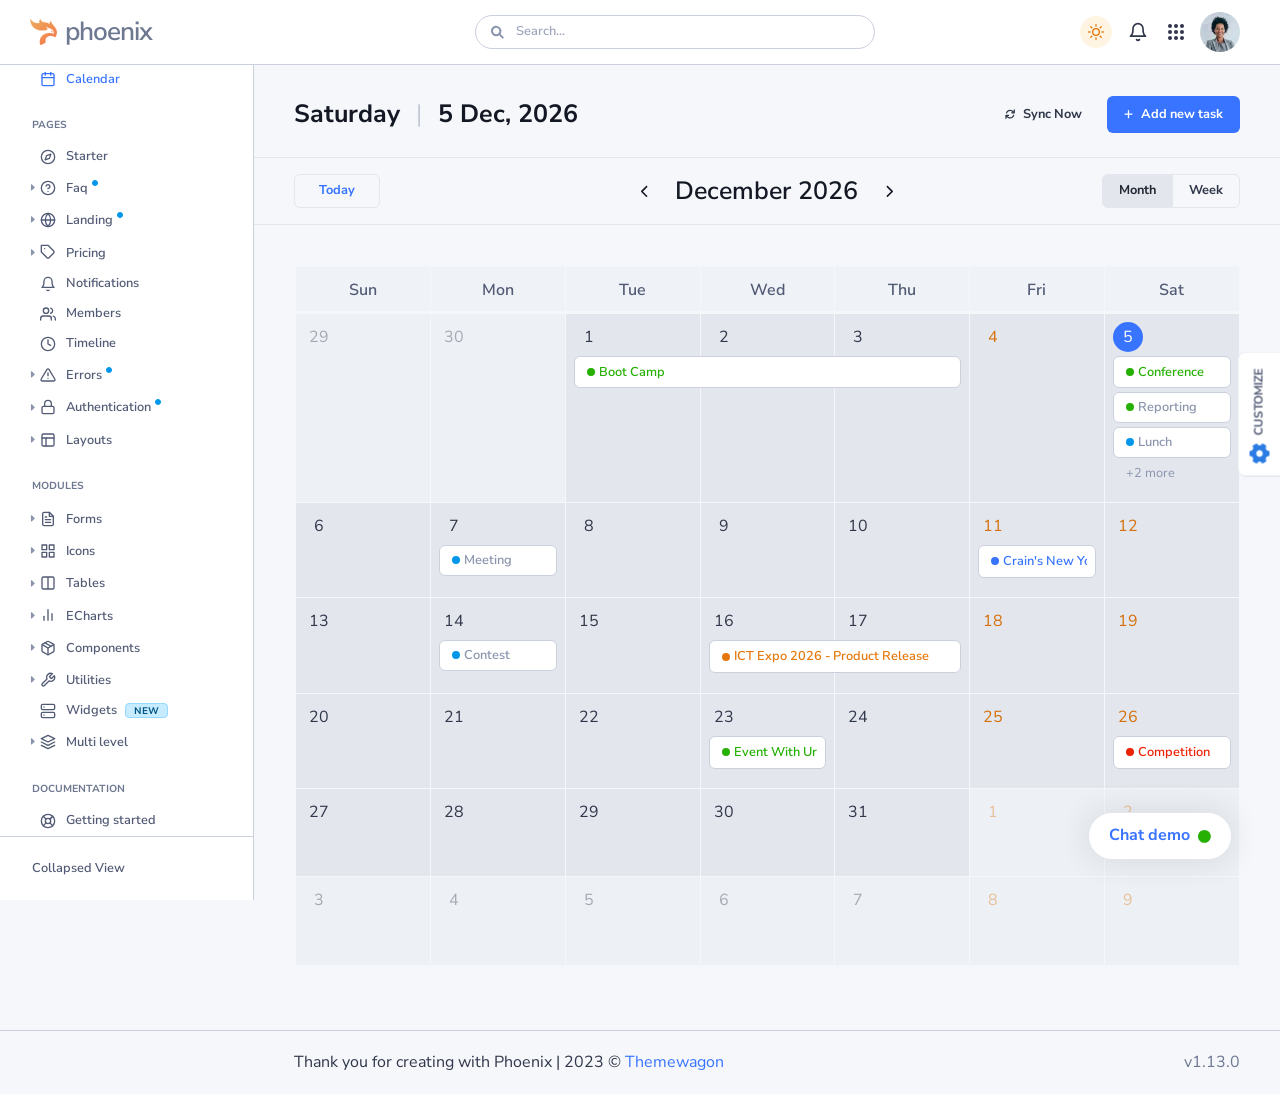
<file: wwwroot/phoenix-v1.13/apps/calendar.html>
<!DOCTYPE html>
<html lang="en-US" dir="ltr">

  <head>
    <meta charset="utf-8">
    <meta http-equiv="X-UA-Compatible" content="IE=edge">
    <meta name="viewport" content="width=device-width, initial-scale=1">


    <!-- ===============================================-->
    <!--    Document Title-->
    <!-- ===============================================-->
    <title>Phoenix</title>


    <!-- ===============================================-->
    <!--    Favicons-->
    <!-- ===============================================-->
    <link rel="apple-touch-icon" sizes="180x180" href="../assets/img/favicons/apple-touch-icon.png">
    <link rel="icon" type="image/png" sizes="32x32" href="../assets/img/favicons/favicon-32x32.png">
    <link rel="icon" type="image/png" sizes="16x16" href="../assets/img/favicons/favicon-16x16.png">
    <link rel="shortcut icon" type="image/x-icon" href="../assets/img/favicons/favicon.ico">
    <link rel="manifest" href="../assets/img/favicons/manifest.json">
    <meta name="msapplication-TileImage" content="../assets/img/favicons/mstile-150x150.png">
    <meta name="theme-color" content="#ffffff">
    <script src="../vendors/imagesloaded/imagesloaded.pkgd.min.js"></script>
    <script src="../vendors/simplebar/simplebar.min.js"></script>
    <script src="../assets/js/config.js"></script>


    <!-- ===============================================-->
    <!--    Stylesheets-->
    <!-- ===============================================-->
    <link href="../vendors/fullcalendar/main.min.css" rel="stylesheet">
    <link href="../vendors/flatpickr/flatpickr.min.css" rel="stylesheet">
    <link rel="preconnect" href="https://fonts.googleapis.com">
    <link rel="preconnect" href="https://fonts.gstatic.com" crossorigin="">
    <link href="https://fonts.googleapis.com/css2?family=Nunito+Sans:wght@300;400;600;700;800;900&amp;display=swap" rel="stylesheet">
    <link href="../vendors/simplebar/simplebar.min.css" rel="stylesheet">
    <link rel="stylesheet" href="https://unicons.iconscout.com/release/v4.0.8/css/line.css">
    <link href="../assets/css/theme-rtl.min.css" type="text/css" rel="stylesheet" id="style-rtl">
    <link href="../assets/css/theme.min.css" type="text/css" rel="stylesheet" id="style-default">
    <link href="../assets/css/user-rtl.min.css" type="text/css" rel="stylesheet" id="user-style-rtl">
    <link href="../assets/css/user.min.css" type="text/css" rel="stylesheet" id="user-style-default">
    <script>
      var phoenixIsRTL = window.config.config.phoenixIsRTL;
      if (phoenixIsRTL) {
        var linkDefault = document.getElementById('style-default');
        var userLinkDefault = document.getElementById('user-style-default');
        linkDefault.setAttribute('disabled', true);
        userLinkDefault.setAttribute('disabled', true);
        document.querySelector('html').setAttribute('dir', 'rtl');
      } else {
        var linkRTL = document.getElementById('style-rtl');
        var userLinkRTL = document.getElementById('user-style-rtl');
        linkRTL.setAttribute('disabled', true);
        userLinkRTL.setAttribute('disabled', true);
      }
    </script>
  </head>


  <body>

    <!-- ===============================================-->
    <!--    Main Content-->
    <!-- ===============================================-->
    <main class="main" id="top">
      <nav class="navbar navbar-vertical navbar-expand-lg">
        <script>
          var navbarStyle = window.config.config.phoenixNavbarStyle;
          if (navbarStyle && navbarStyle !== 'transparent') {
            document.querySelector('body').classList.add(`navbar-${navbarStyle}`);
          }
        </script>
        <div class="collapse navbar-collapse" id="navbarVerticalCollapse">
          <!-- scrollbar removed-->
          <div class="navbar-vertical-content">
            <ul class="navbar-nav flex-column" id="navbarVerticalNav">
              <li class="nav-item">
                <!-- parent pages-->
                <div class="nav-item-wrapper"><a class="nav-link dropdown-indicator label-1" href="#nv-home" role="button" data-bs-toggle="collapse" aria-expanded="false" aria-controls="nv-home">
                    <div class="d-flex align-items-center">
                      <div class="dropdown-indicator-icon"><span class="fas fa-caret-right"></span></div><span class="nav-link-icon"><span data-feather="pie-chart"></span></span><span class="nav-link-text">Home</span>
                    </div>
                  </a>
                  <div class="parent-wrapper label-1">
                    <ul class="nav collapse parent" data-bs-parent="#navbarVerticalCollapse" id="nv-home">
                      <li class="collapsed-nav-item-title d-none">Home
                      </li>
                      <li class="nav-item"><a class="nav-link" href="../index.html" data-bs-toggle="" aria-expanded="false">
                          <div class="d-flex align-items-center"><span class="nav-link-text">E commerce</span>
                          </div>
                        </a>
                        <!-- more inner pages-->
                      </li>
                      <li class="nav-item"><a class="nav-link" href="../dashboard/project-management.html" data-bs-toggle="" aria-expanded="false">
                          <div class="d-flex align-items-center"><span class="nav-link-text">Project management</span>
                          </div>
                        </a>
                        <!-- more inner pages-->
                      </li>
                      <li class="nav-item"><a class="nav-link" href="../dashboard/crm.html" data-bs-toggle="" aria-expanded="false">
                          <div class="d-flex align-items-center"><span class="nav-link-text">CRM</span><span class="badge ms-2 badge badge-phoenix badge-phoenix-info ">New</span>
                          </div>
                        </a>
                        <!-- more inner pages-->
                      </li>
                      <li class="nav-item"><a class="nav-link" href="../apps/social/feed.html" data-bs-toggle="" aria-expanded="false">
                          <div class="d-flex align-items-center"><span class="nav-link-text">Social feed</span>
                          </div>
                        </a>
                        <!-- more inner pages-->
                      </li>
                    </ul>
                  </div>
                </div>
              </li>
              <li class="nav-item">
                <!-- label-->
                <p class="navbar-vertical-label">Apps
                </p>
                <hr class="navbar-vertical-line" />
                <!-- parent pages-->
                <div class="nav-item-wrapper"><a class="nav-link dropdown-indicator label-1" href="#nv-e-commerce" role="button" data-bs-toggle="collapse" aria-expanded="false" aria-controls="nv-e-commerce">
                    <div class="d-flex align-items-center">
                      <div class="dropdown-indicator-icon"><span class="fas fa-caret-right"></span></div><span class="nav-link-icon"><span data-feather="shopping-cart"></span></span><span class="nav-link-text">E commerce</span>
                    </div>
                  </a>
                  <div class="parent-wrapper label-1">
                    <ul class="nav collapse parent" data-bs-parent="#navbarVerticalCollapse" id="nv-e-commerce">
                      <li class="collapsed-nav-item-title d-none">E commerce
                      </li>
                      <li class="nav-item"><a class="nav-link dropdown-indicator" href="#nv-admin" data-bs-toggle="collapse" aria-expanded="true" aria-controls="nv-admin">
                          <div class="d-flex align-items-center">
                            <div class="dropdown-indicator-icon"><span class="fas fa-caret-right"></span></div><span class="nav-link-text">Admin</span>
                          </div>
                        </a>
                        <!-- more inner pages-->
                        <div class="parent-wrapper">
                          <ul class="nav collapse parent show" data-bs-parent="#e-commerce" id="nv-admin">
                            <li class="nav-item"><a class="nav-link" href="../apps/e-commerce/admin/add-product.html" data-bs-toggle="" aria-expanded="false">
                                <div class="d-flex align-items-center"><span class="nav-link-text">Add product</span>
                                </div>
                              </a>
                              <!-- more inner pages-->
                            </li>
                            <li class="nav-item"><a class="nav-link" href="../apps/e-commerce/admin/products.html" data-bs-toggle="" aria-expanded="false">
                                <div class="d-flex align-items-center"><span class="nav-link-text">Products</span>
                                </div>
                              </a>
                              <!-- more inner pages-->
                            </li>
                            <li class="nav-item"><a class="nav-link" href="../apps/e-commerce/admin/customers.html" data-bs-toggle="" aria-expanded="false">
                                <div class="d-flex align-items-center"><span class="nav-link-text">Customers</span>
                                </div>
                              </a>
                              <!-- more inner pages-->
                            </li>
                            <li class="nav-item"><a class="nav-link" href="../apps/e-commerce/admin/customer-details.html" data-bs-toggle="" aria-expanded="false">
                                <div class="d-flex align-items-center"><span class="nav-link-text">Customer details</span>
                                </div>
                              </a>
                              <!-- more inner pages-->
                            </li>
                            <li class="nav-item"><a class="nav-link" href="../apps/e-commerce/admin/orders.html" data-bs-toggle="" aria-expanded="false">
                                <div class="d-flex align-items-center"><span class="nav-link-text">Orders</span>
                                </div>
                              </a>
                              <!-- more inner pages-->
                            </li>
                            <li class="nav-item"><a class="nav-link" href="../apps/e-commerce/admin/order-details.html" data-bs-toggle="" aria-expanded="false">
                                <div class="d-flex align-items-center"><span class="nav-link-text">Order details</span>
                                </div>
                              </a>
                              <!-- more inner pages-->
                            </li>
                            <li class="nav-item"><a class="nav-link" href="../apps/e-commerce/admin/refund.html" data-bs-toggle="" aria-expanded="false">
                                <div class="d-flex align-items-center"><span class="nav-link-text">Refund</span>
                                </div>
                              </a>
                              <!-- more inner pages-->
                            </li>
                          </ul>
                        </div>
                      </li>
                      <li class="nav-item"><a class="nav-link dropdown-indicator" href="#nv-customer" data-bs-toggle="collapse" aria-expanded="true" aria-controls="nv-customer">
                          <div class="d-flex align-items-center">
                            <div class="dropdown-indicator-icon"><span class="fas fa-caret-right"></span></div><span class="nav-link-text">Customer</span>
                          </div>
                        </a>
                        <!-- more inner pages-->
                        <div class="parent-wrapper">
                          <ul class="nav collapse parent show" data-bs-parent="#e-commerce" id="nv-customer">
                            <li class="nav-item"><a class="nav-link" href="../apps/e-commerce/landing/homepage.html" data-bs-toggle="" aria-expanded="false">
                                <div class="d-flex align-items-center"><span class="nav-link-text">Homepage</span>
                                </div>
                              </a>
                              <!-- more inner pages-->
                            </li>
                            <li class="nav-item"><a class="nav-link" href="../apps/e-commerce/landing/product-details.html" data-bs-toggle="" aria-expanded="false">
                                <div class="d-flex align-items-center"><span class="nav-link-text">Product details</span>
                                </div>
                              </a>
                              <!-- more inner pages-->
                            </li>
                            <li class="nav-item"><a class="nav-link" href="../apps/e-commerce/landing/products-filter.html" data-bs-toggle="" aria-expanded="false">
                                <div class="d-flex align-items-center"><span class="nav-link-text">Products filter</span>
                                </div>
                              </a>
                              <!-- more inner pages-->
                            </li>
                            <li class="nav-item"><a class="nav-link" href="../apps/e-commerce/landing/cart.html" data-bs-toggle="" aria-expanded="false">
                                <div class="d-flex align-items-center"><span class="nav-link-text">Cart</span>
                                </div>
                              </a>
                              <!-- more inner pages-->
                            </li>
                            <li class="nav-item"><a class="nav-link" href="../apps/e-commerce/landing/checkout.html" data-bs-toggle="" aria-expanded="false">
                                <div class="d-flex align-items-center"><span class="nav-link-text">Checkout</span>
                                </div>
                              </a>
                              <!-- more inner pages-->
                            </li>
                            <li class="nav-item"><a class="nav-link" href="../apps/e-commerce/landing/shipping-info.html" data-bs-toggle="" aria-expanded="false">
                                <div class="d-flex align-items-center"><span class="nav-link-text">Shipping info</span>
                                </div>
                              </a>
                              <!-- more inner pages-->
                            </li>
                            <li class="nav-item"><a class="nav-link" href="../apps/e-commerce/landing/profile.html" data-bs-toggle="" aria-expanded="false">
                                <div class="d-flex align-items-center"><span class="nav-link-text">Profile</span>
                                </div>
                              </a>
                              <!-- more inner pages-->
                            </li>
                            <li class="nav-item"><a class="nav-link" href="../apps/e-commerce/landing/favourite-stores.html" data-bs-toggle="" aria-expanded="false">
                                <div class="d-flex align-items-center"><span class="nav-link-text">Favourite stores</span>
                                </div>
                              </a>
                              <!-- more inner pages-->
                            </li>
                            <li class="nav-item"><a class="nav-link" href="../apps/e-commerce/landing/wishlist.html" data-bs-toggle="" aria-expanded="false">
                                <div class="d-flex align-items-center"><span class="nav-link-text">Wishlist</span>
                                </div>
                              </a>
                              <!-- more inner pages-->
                            </li>
                            <li class="nav-item"><a class="nav-link" href="../apps/e-commerce/landing/order-tracking.html" data-bs-toggle="" aria-expanded="false">
                                <div class="d-flex align-items-center"><span class="nav-link-text">Order tracking</span>
                                </div>
                              </a>
                              <!-- more inner pages-->
                            </li>
                            <li class="nav-item"><a class="nav-link" href="../apps/e-commerce/landing/invoice.html" data-bs-toggle="" aria-expanded="false">
                                <div class="d-flex align-items-center"><span class="nav-link-text">Invoice</span>
                                </div>
                              </a>
                              <!-- more inner pages-->
                            </li>
                          </ul>
                        </div>
                      </li>
                    </ul>
                  </div>
                </div>
                <!-- parent pages-->
                <div class="nav-item-wrapper"><a class="nav-link dropdown-indicator label-1" href="#nv-CRM" role="button" data-bs-toggle="collapse" aria-expanded="false" aria-controls="nv-CRM">
                    <div class="d-flex align-items-center">
                      <div class="dropdown-indicator-icon"><span class="fas fa-caret-right"></span></div><span class="nav-link-icon"><span data-feather="phone"></span></span><span class="nav-link-text">CRM</span><span class="fa-solid fa-circle text-info ms-1 new-page-indicator" style="font-size: 6px"></span>
                    </div>
                  </a>
                  <div class="parent-wrapper label-1">
                    <ul class="nav collapse parent" data-bs-parent="#navbarVerticalCollapse" id="nv-CRM">
                      <li class="collapsed-nav-item-title d-none">CRM
                      </li>
                      <li class="nav-item"><a class="nav-link" href="../apps/crm/analytics.html" data-bs-toggle="" aria-expanded="false">
                          <div class="d-flex align-items-center"><span class="nav-link-text">Analytics</span>
                          </div>
                        </a>
                        <!-- more inner pages-->
                      </li>
                      <li class="nav-item"><a class="nav-link" href="../apps/crm/deals.html" data-bs-toggle="" aria-expanded="false">
                          <div class="d-flex align-items-center"><span class="nav-link-text">Deals</span><span class="badge ms-2 badge badge-phoenix badge-phoenix-info ">New</span>
                          </div>
                        </a>
                        <!-- more inner pages-->
                      </li>
                      <li class="nav-item"><a class="nav-link" href="../apps/crm/deal-details.html" data-bs-toggle="" aria-expanded="false">
                          <div class="d-flex align-items-center"><span class="nav-link-text">Deal details</span>
                          </div>
                        </a>
                        <!-- more inner pages-->
                      </li>
                      <li class="nav-item"><a class="nav-link" href="../apps/crm/leads.html" data-bs-toggle="" aria-expanded="false">
                          <div class="d-flex align-items-center"><span class="nav-link-text">Leads</span>
                          </div>
                        </a>
                        <!-- more inner pages-->
                      </li>
                      <li class="nav-item"><a class="nav-link" href="../apps/crm/lead-details.html" data-bs-toggle="" aria-expanded="false">
                          <div class="d-flex align-items-center"><span class="nav-link-text">Lead details</span>
                          </div>
                        </a>
                        <!-- more inner pages-->
                      </li>
                      <li class="nav-item"><a class="nav-link" href="../apps/crm/reports.html" data-bs-toggle="" aria-expanded="false">
                          <div class="d-flex align-items-center"><span class="nav-link-text">Reports</span>
                          </div>
                        </a>
                        <!-- more inner pages-->
                      </li>
                      <li class="nav-item"><a class="nav-link" href="../apps/crm/reports-details.html" data-bs-toggle="" aria-expanded="false">
                          <div class="d-flex align-items-center"><span class="nav-link-text">Reports details</span><span class="badge ms-2 badge badge-phoenix badge-phoenix-info ">New</span>
                          </div>
                        </a>
                        <!-- more inner pages-->
                      </li>
                      <li class="nav-item"><a class="nav-link" href="../apps/crm/add-contact.html" data-bs-toggle="" aria-expanded="false">
                          <div class="d-flex align-items-center"><span class="nav-link-text">Add contact</span>
                          </div>
                        </a>
                        <!-- more inner pages-->
                      </li>
                    </ul>
                  </div>
                </div>
                <!-- parent pages-->
                <div class="nav-item-wrapper"><a class="nav-link dropdown-indicator label-1" href="#nv-project-management" role="button" data-bs-toggle="collapse" aria-expanded="false" aria-controls="nv-project-management">
                    <div class="d-flex align-items-center">
                      <div class="dropdown-indicator-icon"><span class="fas fa-caret-right"></span></div><span class="nav-link-icon"><span data-feather="clipboard"></span></span><span class="nav-link-text">Project management</span>
                    </div>
                  </a>
                  <div class="parent-wrapper label-1">
                    <ul class="nav collapse parent" data-bs-parent="#navbarVerticalCollapse" id="nv-project-management">
                      <li class="collapsed-nav-item-title d-none">Project management
                      </li>
                      <li class="nav-item"><a class="nav-link" href="../apps/project-management/create-new.html" data-bs-toggle="" aria-expanded="false">
                          <div class="d-flex align-items-center"><span class="nav-link-text">Create new</span>
                          </div>
                        </a>
                        <!-- more inner pages-->
                      </li>
                      <li class="nav-item"><a class="nav-link" href="../apps/project-management/project-list-view.html" data-bs-toggle="" aria-expanded="false">
                          <div class="d-flex align-items-center"><span class="nav-link-text">Project list view</span>
                          </div>
                        </a>
                        <!-- more inner pages-->
                      </li>
                      <li class="nav-item"><a class="nav-link" href="../apps/project-management/project-card-view.html" data-bs-toggle="" aria-expanded="false">
                          <div class="d-flex align-items-center"><span class="nav-link-text">Project card view</span>
                          </div>
                        </a>
                        <!-- more inner pages-->
                      </li>
                      <li class="nav-item"><a class="nav-link" href="../apps/project-management/project-board-view.html" data-bs-toggle="" aria-expanded="false">
                          <div class="d-flex align-items-center"><span class="nav-link-text">Project board view</span>
                          </div>
                        </a>
                        <!-- more inner pages-->
                      </li>
                      <li class="nav-item"><a class="nav-link" href="../apps/project-management/todo-list.html" data-bs-toggle="" aria-expanded="false">
                          <div class="d-flex align-items-center"><span class="nav-link-text">Todo list</span>
                          </div>
                        </a>
                        <!-- more inner pages-->
                      </li>
                      <li class="nav-item"><a class="nav-link" href="../apps/project-management/project-details.html" data-bs-toggle="" aria-expanded="false">
                          <div class="d-flex align-items-center"><span class="nav-link-text">Project details</span>
                          </div>
                        </a>
                        <!-- more inner pages-->
                      </li>
                    </ul>
                  </div>
                </div>
                <!-- parent pages-->
                <div class="nav-item-wrapper"><a class="nav-link label-1" href="../apps/chat.html" role="button" data-bs-toggle="" aria-expanded="false">
                    <div class="d-flex align-items-center"><span class="nav-link-icon"><span data-feather="message-square"></span></span><span class="nav-link-text-wrapper"><span class="nav-link-text">Chat</span></span>
                    </div>
                  </a>
                </div>
                <!-- parent pages-->
                <div class="nav-item-wrapper"><a class="nav-link dropdown-indicator label-1" href="#nv-email" role="button" data-bs-toggle="collapse" aria-expanded="false" aria-controls="nv-email">
                    <div class="d-flex align-items-center">
                      <div class="dropdown-indicator-icon"><span class="fas fa-caret-right"></span></div><span class="nav-link-icon"><span data-feather="mail"></span></span><span class="nav-link-text">Email</span>
                    </div>
                  </a>
                  <div class="parent-wrapper label-1">
                    <ul class="nav collapse parent" data-bs-parent="#navbarVerticalCollapse" id="nv-email">
                      <li class="collapsed-nav-item-title d-none">Email
                      </li>
                      <li class="nav-item"><a class="nav-link" href="../apps/email/inbox.html" data-bs-toggle="" aria-expanded="false">
                          <div class="d-flex align-items-center"><span class="nav-link-text">Inbox</span>
                          </div>
                        </a>
                        <!-- more inner pages-->
                      </li>
                      <li class="nav-item"><a class="nav-link" href="../apps/email/email-detail.html" data-bs-toggle="" aria-expanded="false">
                          <div class="d-flex align-items-center"><span class="nav-link-text">Email detail</span>
                          </div>
                        </a>
                        <!-- more inner pages-->
                      </li>
                      <li class="nav-item"><a class="nav-link" href="../apps/email/compose.html" data-bs-toggle="" aria-expanded="false">
                          <div class="d-flex align-items-center"><span class="nav-link-text">Compose</span>
                          </div>
                        </a>
                        <!-- more inner pages-->
                      </li>
                    </ul>
                  </div>
                </div>
                <!-- parent pages-->
                <div class="nav-item-wrapper"><a class="nav-link dropdown-indicator label-1" href="#nv-events" role="button" data-bs-toggle="collapse" aria-expanded="false" aria-controls="nv-events">
                    <div class="d-flex align-items-center">
                      <div class="dropdown-indicator-icon"><span class="fas fa-caret-right"></span></div><span class="nav-link-icon"><span data-feather="bookmark"></span></span><span class="nav-link-text">Events</span>
                    </div>
                  </a>
                  <div class="parent-wrapper label-1">
                    <ul class="nav collapse parent" data-bs-parent="#navbarVerticalCollapse" id="nv-events">
                      <li class="collapsed-nav-item-title d-none">Events
                      </li>
                      <li class="nav-item"><a class="nav-link" href="../apps/events/create-an-event.html" data-bs-toggle="" aria-expanded="false">
                          <div class="d-flex align-items-center"><span class="nav-link-text">Create an event</span>
                          </div>
                        </a>
                        <!-- more inner pages-->
                      </li>
                      <li class="nav-item"><a class="nav-link" href="../apps/events/event-detail.html" data-bs-toggle="" aria-expanded="false">
                          <div class="d-flex align-items-center"><span class="nav-link-text">Event detail</span>
                          </div>
                        </a>
                        <!-- more inner pages-->
                      </li>
                    </ul>
                  </div>
                </div>
                <!-- parent pages-->
                <div class="nav-item-wrapper"><a class="nav-link dropdown-indicator label-1" href="#nv-kanban" role="button" data-bs-toggle="collapse" aria-expanded="false" aria-controls="nv-kanban">
                    <div class="d-flex align-items-center">
                      <div class="dropdown-indicator-icon"><span class="fas fa-caret-right"></span></div><span class="nav-link-icon"><span data-feather="trello"></span></span><span class="nav-link-text">Kanban</span><span class="fa-solid fa-circle text-info ms-1 new-page-indicator" style="font-size: 6px"></span>
                    </div>
                  </a>
                  <div class="parent-wrapper label-1">
                    <ul class="nav collapse parent" data-bs-parent="#navbarVerticalCollapse" id="nv-kanban">
                      <li class="collapsed-nav-item-title d-none">Kanban
                      </li>
                      <li class="nav-item"><a class="nav-link" href="../apps/kanban/kanban.html" data-bs-toggle="" aria-expanded="false">
                          <div class="d-flex align-items-center"><span class="nav-link-text">Kanban</span>
                          </div>
                        </a>
                        <!-- more inner pages-->
                      </li>
                      <li class="nav-item"><a class="nav-link" href="../apps/kanban/boards.html" data-bs-toggle="" aria-expanded="false">
                          <div class="d-flex align-items-center"><span class="nav-link-text">Boards</span><span class="badge ms-2 badge badge-phoenix badge-phoenix-info ">New</span>
                          </div>
                        </a>
                        <!-- more inner pages-->
                      </li>
                      <li class="nav-item"><a class="nav-link" href="../apps/kanban/create-kanban-board.html" data-bs-toggle="" aria-expanded="false">
                          <div class="d-flex align-items-center"><span class="nav-link-text">Create board</span>
                          </div>
                        </a>
                        <!-- more inner pages-->
                      </li>
                    </ul>
                  </div>
                </div>
                <!-- parent pages-->
                <div class="nav-item-wrapper"><a class="nav-link dropdown-indicator label-1" href="#nv-social" role="button" data-bs-toggle="collapse" aria-expanded="false" aria-controls="nv-social">
                    <div class="d-flex align-items-center">
                      <div class="dropdown-indicator-icon"><span class="fas fa-caret-right"></span></div><span class="nav-link-icon"><span data-feather="share-2"></span></span><span class="nav-link-text">Social</span>
                    </div>
                  </a>
                  <div class="parent-wrapper label-1">
                    <ul class="nav collapse parent" data-bs-parent="#navbarVerticalCollapse" id="nv-social">
                      <li class="collapsed-nav-item-title d-none">Social
                      </li>
                      <li class="nav-item"><a class="nav-link" href="../apps/social/profile.html" data-bs-toggle="" aria-expanded="false">
                          <div class="d-flex align-items-center"><span class="nav-link-text">Profile</span>
                          </div>
                        </a>
                        <!-- more inner pages-->
                      </li>
                      <li class="nav-item"><a class="nav-link" href="../apps/social/settings.html" data-bs-toggle="" aria-expanded="false">
                          <div class="d-flex align-items-center"><span class="nav-link-text">Settings</span>
                          </div>
                        </a>
                        <!-- more inner pages-->
                      </li>
                    </ul>
                  </div>
                </div>
                <!-- parent pages-->
                <div class="nav-item-wrapper"><a class="nav-link active label-1" href="../apps/calendar.html" role="button" data-bs-toggle="" aria-expanded="false">
                    <div class="d-flex align-items-center"><span class="nav-link-icon"><span data-feather="calendar"></span></span><span class="nav-link-text-wrapper"><span class="nav-link-text">Calendar</span></span>
                    </div>
                  </a>
                </div>
              </li>
              <li class="nav-item">
                <!-- label-->
                <p class="navbar-vertical-label">Pages
                </p>
                <hr class="navbar-vertical-line" />
                <!-- parent pages-->
                <div class="nav-item-wrapper"><a class="nav-link label-1" href="../pages/starter.html" role="button" data-bs-toggle="" aria-expanded="false">
                    <div class="d-flex align-items-center"><span class="nav-link-icon"><span data-feather="compass"></span></span><span class="nav-link-text-wrapper"><span class="nav-link-text">Starter</span></span>
                    </div>
                  </a>
                </div>
                <!-- parent pages-->
                <div class="nav-item-wrapper"><a class="nav-link dropdown-indicator label-1" href="#nv-faq" role="button" data-bs-toggle="collapse" aria-expanded="false" aria-controls="nv-faq">
                    <div class="d-flex align-items-center">
                      <div class="dropdown-indicator-icon"><span class="fas fa-caret-right"></span></div><span class="nav-link-icon"><span data-feather="help-circle"></span></span><span class="nav-link-text">Faq</span><span class="fa-solid fa-circle text-info ms-1 new-page-indicator" style="font-size: 6px"></span>
                    </div>
                  </a>
                  <div class="parent-wrapper label-1">
                    <ul class="nav collapse parent" data-bs-parent="#navbarVerticalCollapse" id="nv-faq">
                      <li class="collapsed-nav-item-title d-none">Faq
                      </li>
                      <li class="nav-item"><a class="nav-link" href="../pages/faq/faq-accordion.html" data-bs-toggle="" aria-expanded="false">
                          <div class="d-flex align-items-center"><span class="nav-link-text">Faq accordion</span>
                          </div>
                        </a>
                        <!-- more inner pages-->
                      </li>
                      <li class="nav-item"><a class="nav-link" href="../pages/faq/faq-tab.html" data-bs-toggle="" aria-expanded="false">
                          <div class="d-flex align-items-center"><span class="nav-link-text">Faq tab</span><span class="badge ms-2 badge badge-phoenix badge-phoenix-info ">New</span>
                          </div>
                        </a>
                        <!-- more inner pages-->
                      </li>
                    </ul>
                  </div>
                </div>
                <!-- parent pages-->
                <div class="nav-item-wrapper"><a class="nav-link dropdown-indicator label-1" href="#nv-landing" role="button" data-bs-toggle="collapse" aria-expanded="false" aria-controls="nv-landing">
                    <div class="d-flex align-items-center">
                      <div class="dropdown-indicator-icon"><span class="fas fa-caret-right"></span></div><span class="nav-link-icon"><span data-feather="globe"></span></span><span class="nav-link-text">Landing</span><span class="fa-solid fa-circle text-info ms-1 new-page-indicator" style="font-size: 6px"></span>
                    </div>
                  </a>
                  <div class="parent-wrapper label-1">
                    <ul class="nav collapse parent" data-bs-parent="#navbarVerticalCollapse" id="nv-landing">
                      <li class="collapsed-nav-item-title d-none">Landing
                      </li>
                      <li class="nav-item"><a class="nav-link" href="../pages/landing/default.html" data-bs-toggle="" aria-expanded="false">
                          <div class="d-flex align-items-center"><span class="nav-link-text">Default</span>
                          </div>
                        </a>
                        <!-- more inner pages-->
                      </li>
                      <li class="nav-item"><a class="nav-link" href="../pages/landing/alternate.html" data-bs-toggle="" aria-expanded="false">
                          <div class="d-flex align-items-center"><span class="nav-link-text">Alternate</span><span class="badge ms-2 badge badge-phoenix badge-phoenix-info ">New</span>
                          </div>
                        </a>
                        <!-- more inner pages-->
                      </li>
                    </ul>
                  </div>
                </div>
                <!-- parent pages-->
                <div class="nav-item-wrapper"><a class="nav-link dropdown-indicator label-1" href="#nv-pricing" role="button" data-bs-toggle="collapse" aria-expanded="false" aria-controls="nv-pricing">
                    <div class="d-flex align-items-center">
                      <div class="dropdown-indicator-icon"><span class="fas fa-caret-right"></span></div><span class="nav-link-icon"><span data-feather="tag"></span></span><span class="nav-link-text">Pricing</span>
                    </div>
                  </a>
                  <div class="parent-wrapper label-1">
                    <ul class="nav collapse parent" data-bs-parent="#navbarVerticalCollapse" id="nv-pricing">
                      <li class="collapsed-nav-item-title d-none">Pricing
                      </li>
                      <li class="nav-item"><a class="nav-link" href="../pages/pricing/pricing-column.html" data-bs-toggle="" aria-expanded="false">
                          <div class="d-flex align-items-center"><span class="nav-link-text">Pricing column</span>
                          </div>
                        </a>
                        <!-- more inner pages-->
                      </li>
                      <li class="nav-item"><a class="nav-link" href="../pages/pricing/pricing-grid.html" data-bs-toggle="" aria-expanded="false">
                          <div class="d-flex align-items-center"><span class="nav-link-text">Pricing grid</span>
                          </div>
                        </a>
                        <!-- more inner pages-->
                      </li>
                    </ul>
                  </div>
                </div>
                <!-- parent pages-->
                <div class="nav-item-wrapper"><a class="nav-link label-1" href="../pages/notifications.html" role="button" data-bs-toggle="" aria-expanded="false">
                    <div class="d-flex align-items-center"><span class="nav-link-icon"><span data-feather="bell"></span></span><span class="nav-link-text-wrapper"><span class="nav-link-text">Notifications</span></span>
                    </div>
                  </a>
                </div>
                <!-- parent pages-->
                <div class="nav-item-wrapper"><a class="nav-link label-1" href="../pages/members.html" role="button" data-bs-toggle="" aria-expanded="false">
                    <div class="d-flex align-items-center"><span class="nav-link-icon"><span data-feather="users"></span></span><span class="nav-link-text-wrapper"><span class="nav-link-text">Members</span></span>
                    </div>
                  </a>
                </div>
                <!-- parent pages-->
                <div class="nav-item-wrapper"><a class="nav-link label-1" href="../pages/timeline.html" role="button" data-bs-toggle="" aria-expanded="false">
                    <div class="d-flex align-items-center"><span class="nav-link-icon"><span data-feather="clock"></span></span><span class="nav-link-text-wrapper"><span class="nav-link-text">Timeline</span></span>
                    </div>
                  </a>
                </div>
                <!-- parent pages-->
                <div class="nav-item-wrapper"><a class="nav-link dropdown-indicator label-1" href="#nv-errors" role="button" data-bs-toggle="collapse" aria-expanded="false" aria-controls="nv-errors">
                    <div class="d-flex align-items-center">
                      <div class="dropdown-indicator-icon"><span class="fas fa-caret-right"></span></div><span class="nav-link-icon"><span data-feather="alert-triangle"></span></span><span class="nav-link-text">Errors</span><span class="fa-solid fa-circle text-info ms-1 new-page-indicator" style="font-size: 6px"></span>
                    </div>
                  </a>
                  <div class="parent-wrapper label-1">
                    <ul class="nav collapse parent" data-bs-parent="#navbarVerticalCollapse" id="nv-errors">
                      <li class="collapsed-nav-item-title d-none">Errors
                      </li>
                      <li class="nav-item"><a class="nav-link" href="../pages/errors/404.html" data-bs-toggle="" aria-expanded="false">
                          <div class="d-flex align-items-center"><span class="nav-link-text">404</span>
                          </div>
                        </a>
                        <!-- more inner pages-->
                      </li>
                      <li class="nav-item"><a class="nav-link" href="../pages/errors/403.html" data-bs-toggle="" aria-expanded="false">
                          <div class="d-flex align-items-center"><span class="nav-link-text">403</span><span class="badge ms-2 badge badge-phoenix badge-phoenix-info ">New</span>
                          </div>
                        </a>
                        <!-- more inner pages-->
                      </li>
                      <li class="nav-item"><a class="nav-link" href="../pages/errors/500.html" data-bs-toggle="" aria-expanded="false">
                          <div class="d-flex align-items-center"><span class="nav-link-text">500</span>
                          </div>
                        </a>
                        <!-- more inner pages-->
                      </li>
                    </ul>
                  </div>
                </div>
                <!-- parent pages-->
                <div class="nav-item-wrapper"><a class="nav-link dropdown-indicator label-1" href="#nv-authentication" role="button" data-bs-toggle="collapse" aria-expanded="false" aria-controls="nv-authentication">
                    <div class="d-flex align-items-center">
                      <div class="dropdown-indicator-icon"><span class="fas fa-caret-right"></span></div><span class="nav-link-icon"><span data-feather="lock"></span></span><span class="nav-link-text">Authentication</span><span class="fa-solid fa-circle text-info ms-1 new-page-indicator" style="font-size: 6px"></span>
                    </div>
                  </a>
                  <div class="parent-wrapper label-1">
                    <ul class="nav collapse parent" data-bs-parent="#navbarVerticalCollapse" id="nv-authentication">
                      <li class="collapsed-nav-item-title d-none">Authentication
                      </li>
                      <li class="nav-item"><a class="nav-link dropdown-indicator" href="#nv-simple" data-bs-toggle="collapse" aria-expanded="false" aria-controls="nv-simple">
                          <div class="d-flex align-items-center">
                            <div class="dropdown-indicator-icon"><span class="fas fa-caret-right"></span></div><span class="nav-link-text">Simple</span><span class="fa-solid fa-circle text-info ms-1 new-page-indicator" style="font-size: 6px"></span>
                          </div>
                        </a>
                        <!-- more inner pages-->
                        <div class="parent-wrapper">
                          <ul class="nav collapse parent" data-bs-parent="#authentication" id="nv-simple">
                            <li class="nav-item"><a class="nav-link" href="../pages/authentication/simple/sign-in.html" data-bs-toggle="" aria-expanded="false">
                                <div class="d-flex align-items-center"><span class="nav-link-text">Sign in</span>
                                </div>
                              </a>
                              <!-- more inner pages-->
                            </li>
                            <li class="nav-item"><a class="nav-link" href="../pages/authentication/simple/sign-up.html" data-bs-toggle="" aria-expanded="false">
                                <div class="d-flex align-items-center"><span class="nav-link-text">Sign up</span>
                                </div>
                              </a>
                              <!-- more inner pages-->
                            </li>
                            <li class="nav-item"><a class="nav-link" href="../pages/authentication/simple/sign-out.html" data-bs-toggle="" aria-expanded="false">
                                <div class="d-flex align-items-center"><span class="nav-link-text">Sign out</span>
                                </div>
                              </a>
                              <!-- more inner pages-->
                            </li>
                            <li class="nav-item"><a class="nav-link" href="../pages/authentication/simple/forgot-password.html" data-bs-toggle="" aria-expanded="false">
                                <div class="d-flex align-items-center"><span class="nav-link-text">Forgot password</span>
                                </div>
                              </a>
                              <!-- more inner pages-->
                            </li>
                            <li class="nav-item"><a class="nav-link" href="../pages/authentication/simple/reset-password.html" data-bs-toggle="" aria-expanded="false">
                                <div class="d-flex align-items-center"><span class="nav-link-text">Reset password</span>
                                </div>
                              </a>
                              <!-- more inner pages-->
                            </li>
                            <li class="nav-item"><a class="nav-link" href="../pages/authentication/simple/lock-screen.html" data-bs-toggle="" aria-expanded="false">
                                <div class="d-flex align-items-center"><span class="nav-link-text">Lock screen</span>
                                </div>
                              </a>
                              <!-- more inner pages-->
                            </li>
                            <li class="nav-item"><a class="nav-link" href="../pages/authentication/simple/2FA.html" data-bs-toggle="" aria-expanded="false">
                                <div class="d-flex align-items-center"><span class="nav-link-text">2FA</span><span class="badge ms-2 badge badge-phoenix badge-phoenix-info ">New</span>
                                </div>
                              </a>
                              <!-- more inner pages-->
                            </li>
                          </ul>
                        </div>
                      </li>
                      <li class="nav-item"><a class="nav-link dropdown-indicator" href="#nv-split" data-bs-toggle="collapse" aria-expanded="false" aria-controls="nv-split">
                          <div class="d-flex align-items-center">
                            <div class="dropdown-indicator-icon"><span class="fas fa-caret-right"></span></div><span class="nav-link-text">Split</span><span class="fa-solid fa-circle text-info ms-1 new-page-indicator" style="font-size: 6px"></span>
                          </div>
                        </a>
                        <!-- more inner pages-->
                        <div class="parent-wrapper">
                          <ul class="nav collapse parent" data-bs-parent="#authentication" id="nv-split">
                            <li class="nav-item"><a class="nav-link" href="../pages/authentication/split/sign-in.html" data-bs-toggle="" aria-expanded="false">
                                <div class="d-flex align-items-center"><span class="nav-link-text">Sign in</span>
                                </div>
                              </a>
                              <!-- more inner pages-->
                            </li>
                            <li class="nav-item"><a class="nav-link" href="../pages/authentication/split/sign-up.html" data-bs-toggle="" aria-expanded="false">
                                <div class="d-flex align-items-center"><span class="nav-link-text">Sign up</span>
                                </div>
                              </a>
                              <!-- more inner pages-->
                            </li>
                            <li class="nav-item"><a class="nav-link" href="../pages/authentication/split/sign-out.html" data-bs-toggle="" aria-expanded="false">
                                <div class="d-flex align-items-center"><span class="nav-link-text">Sign out</span>
                                </div>
                              </a>
                              <!-- more inner pages-->
                            </li>
                            <li class="nav-item"><a class="nav-link" href="../pages/authentication/split/forgot-password.html" data-bs-toggle="" aria-expanded="false">
                                <div class="d-flex align-items-center"><span class="nav-link-text">Forgot password</span>
                                </div>
                              </a>
                              <!-- more inner pages-->
                            </li>
                            <li class="nav-item"><a class="nav-link" href="../pages/authentication/split/reset-password.html" data-bs-toggle="" aria-expanded="false">
                                <div class="d-flex align-items-center"><span class="nav-link-text">Reset password</span>
                                </div>
                              </a>
                              <!-- more inner pages-->
                            </li>
                            <li class="nav-item"><a class="nav-link" href="../pages/authentication/split/lock-screen.html" data-bs-toggle="" aria-expanded="false">
                                <div class="d-flex align-items-center"><span class="nav-link-text">Lock screen</span>
                                </div>
                              </a>
                              <!-- more inner pages-->
                            </li>
                            <li class="nav-item"><a class="nav-link" href="../pages/authentication/split/2FA.html" data-bs-toggle="" aria-expanded="false">
                                <div class="d-flex align-items-center"><span class="nav-link-text">2FA</span><span class="badge ms-2 badge badge-phoenix badge-phoenix-info ">New</span>
                                </div>
                              </a>
                              <!-- more inner pages-->
                            </li>
                          </ul>
                        </div>
                      </li>
                      <li class="nav-item"><a class="nav-link dropdown-indicator" href="#nv-Card" data-bs-toggle="collapse" aria-expanded="false" aria-controls="nv-Card">
                          <div class="d-flex align-items-center">
                            <div class="dropdown-indicator-icon"><span class="fas fa-caret-right"></span></div><span class="nav-link-text">Card</span><span class="fa-solid fa-circle text-info ms-1 new-page-indicator" style="font-size: 6px"></span>
                          </div>
                        </a>
                        <!-- more inner pages-->
                        <div class="parent-wrapper">
                          <ul class="nav collapse parent" data-bs-parent="#authentication" id="nv-Card">
                            <li class="nav-item"><a class="nav-link" href="../pages/authentication/card/sign-in.html" data-bs-toggle="" aria-expanded="false">
                                <div class="d-flex align-items-center"><span class="nav-link-text">Sign in</span>
                                </div>
                              </a>
                              <!-- more inner pages-->
                            </li>
                            <li class="nav-item"><a class="nav-link" href="../pages/authentication/card/sign-up.html" data-bs-toggle="" aria-expanded="false">
                                <div class="d-flex align-items-center"><span class="nav-link-text">Sign up</span>
                                </div>
                              </a>
                              <!-- more inner pages-->
                            </li>
                            <li class="nav-item"><a class="nav-link" href="../pages/authentication/card/sign-out.html" data-bs-toggle="" aria-expanded="false">
                                <div class="d-flex align-items-center"><span class="nav-link-text">Sign out</span>
                                </div>
                              </a>
                              <!-- more inner pages-->
                            </li>
                            <li class="nav-item"><a class="nav-link" href="../pages/authentication/card/forgot-password.html" data-bs-toggle="" aria-expanded="false">
                                <div class="d-flex align-items-center"><span class="nav-link-text">Forgot password</span>
                                </div>
                              </a>
                              <!-- more inner pages-->
                            </li>
                            <li class="nav-item"><a class="nav-link" href="../pages/authentication/card/reset-password.html" data-bs-toggle="" aria-expanded="false">
                                <div class="d-flex align-items-center"><span class="nav-link-text">Reset password</span>
                                </div>
                              </a>
                              <!-- more inner pages-->
                            </li>
                            <li class="nav-item"><a class="nav-link" href="../pages/authentication/card/lock-screen.html" data-bs-toggle="" aria-expanded="false">
                                <div class="d-flex align-items-center"><span class="nav-link-text">Lock screen</span>
                                </div>
                              </a>
                              <!-- more inner pages-->
                            </li>
                            <li class="nav-item"><a class="nav-link" href="../pages/authentication/card/2FA.html" data-bs-toggle="" aria-expanded="false">
                                <div class="d-flex align-items-center"><span class="nav-link-text">2FA</span><span class="badge ms-2 badge badge-phoenix badge-phoenix-info ">New</span>
                                </div>
                              </a>
                              <!-- more inner pages-->
                            </li>
                          </ul>
                        </div>
                      </li>
                    </ul>
                  </div>
                </div>
                <!-- parent pages-->
                <div class="nav-item-wrapper"><a class="nav-link dropdown-indicator label-1" href="#nv-layouts" role="button" data-bs-toggle="collapse" aria-expanded="false" aria-controls="nv-layouts">
                    <div class="d-flex align-items-center">
                      <div class="dropdown-indicator-icon"><span class="fas fa-caret-right"></span></div><span class="nav-link-icon"><span data-feather="layout"></span></span><span class="nav-link-text">Layouts</span>
                    </div>
                  </a>
                  <div class="parent-wrapper label-1">
                    <ul class="nav collapse parent" data-bs-parent="#navbarVerticalCollapse" id="nv-layouts">
                      <li class="collapsed-nav-item-title d-none">Layouts
                      </li>
                      <li class="nav-item"><a class="nav-link" href="../demo/vertical-sidenav.html" data-bs-toggle="" aria-expanded="false">
                          <div class="d-flex align-items-center"><span class="nav-link-text">Vertical sidenav</span>
                          </div>
                        </a>
                        <!-- more inner pages-->
                      </li>
                      <li class="nav-item"><a class="nav-link" href="../demo/dark-mode.html" data-bs-toggle="" aria-expanded="false">
                          <div class="d-flex align-items-center"><span class="nav-link-text">Dark mode</span>
                          </div>
                        </a>
                        <!-- more inner pages-->
                      </li>
                      <li class="nav-item"><a class="nav-link" href="../demo/sidenav-collapse.html" data-bs-toggle="" aria-expanded="false">
                          <div class="d-flex align-items-center"><span class="nav-link-text">Sidenav collapse</span>
                          </div>
                        </a>
                        <!-- more inner pages-->
                      </li>
                      <li class="nav-item"><a class="nav-link" href="../demo/darknav.html" data-bs-toggle="" aria-expanded="false">
                          <div class="d-flex align-items-center"><span class="nav-link-text">Darknav</span>
                          </div>
                        </a>
                        <!-- more inner pages-->
                      </li>
                      <li class="nav-item"><a class="nav-link" href="../demo/topnav-slim.html" data-bs-toggle="" aria-expanded="false">
                          <div class="d-flex align-items-center"><span class="nav-link-text">Topnav slim</span>
                          </div>
                        </a>
                        <!-- more inner pages-->
                      </li>
                      <li class="nav-item"><a class="nav-link" href="../demo/navbar-top-slim.html" data-bs-toggle="" aria-expanded="false">
                          <div class="d-flex align-items-center"><span class="nav-link-text">Navbar top slim</span>
                          </div>
                        </a>
                        <!-- more inner pages-->
                      </li>
                      <li class="nav-item"><a class="nav-link" href="../demo/navbar-top.html" data-bs-toggle="" aria-expanded="false">
                          <div class="d-flex align-items-center"><span class="nav-link-text">Navbar top</span>
                          </div>
                        </a>
                        <!-- more inner pages-->
                      </li>
                      <li class="nav-item"><a class="nav-link" href="../demo/horizontal-slim.html" data-bs-toggle="" aria-expanded="false">
                          <div class="d-flex align-items-center"><span class="nav-link-text">Horizontal slim</span>
                          </div>
                        </a>
                        <!-- more inner pages-->
                      </li>
                      <li class="nav-item"><a class="nav-link" href="../demo/combo-nav.html" data-bs-toggle="" aria-expanded="false">
                          <div class="d-flex align-items-center"><span class="nav-link-text">Combo nav</span>
                          </div>
                        </a>
                        <!-- more inner pages-->
                      </li>
                      <li class="nav-item"><a class="nav-link" href="../demo/combo-nav-slim.html" data-bs-toggle="" aria-expanded="false">
                          <div class="d-flex align-items-center"><span class="nav-link-text">Combo nav slim</span>
                          </div>
                        </a>
                        <!-- more inner pages-->
                      </li>
                      <li class="nav-item"><a class="nav-link" href="../demo/dual-nav.html" data-bs-toggle="" aria-expanded="false">
                          <div class="d-flex align-items-center"><span class="nav-link-text">Dual nav</span>
                          </div>
                        </a>
                        <!-- more inner pages-->
                      </li>
                    </ul>
                  </div>
                </div>
              </li>
              <li class="nav-item">
                <!-- label-->
                <p class="navbar-vertical-label">Modules
                </p>
                <hr class="navbar-vertical-line" />
                <!-- parent pages-->
                <div class="nav-item-wrapper"><a class="nav-link dropdown-indicator label-1" href="#nv-forms" role="button" data-bs-toggle="collapse" aria-expanded="false" aria-controls="nv-forms">
                    <div class="d-flex align-items-center">
                      <div class="dropdown-indicator-icon"><span class="fas fa-caret-right"></span></div><span class="nav-link-icon"><span data-feather="file-text"></span></span><span class="nav-link-text">Forms</span>
                    </div>
                  </a>
                  <div class="parent-wrapper label-1">
                    <ul class="nav collapse parent" data-bs-parent="#navbarVerticalCollapse" id="nv-forms">
                      <li class="collapsed-nav-item-title d-none">Forms
                      </li>
                      <li class="nav-item"><a class="nav-link dropdown-indicator" href="#nv-basic" data-bs-toggle="collapse" aria-expanded="false" aria-controls="nv-basic">
                          <div class="d-flex align-items-center">
                            <div class="dropdown-indicator-icon"><span class="fas fa-caret-right"></span></div><span class="nav-link-text">Basic</span>
                          </div>
                        </a>
                        <!-- more inner pages-->
                        <div class="parent-wrapper">
                          <ul class="nav collapse parent" data-bs-parent="#forms" id="nv-basic">
                            <li class="nav-item"><a class="nav-link" href="../modules/forms/basic/form-control.html" data-bs-toggle="" aria-expanded="false">
                                <div class="d-flex align-items-center"><span class="nav-link-text">Form control</span>
                                </div>
                              </a>
                              <!-- more inner pages-->
                            </li>
                            <li class="nav-item"><a class="nav-link" href="../modules/forms/basic/input-group.html" data-bs-toggle="" aria-expanded="false">
                                <div class="d-flex align-items-center"><span class="nav-link-text">Input group</span>
                                </div>
                              </a>
                              <!-- more inner pages-->
                            </li>
                            <li class="nav-item"><a class="nav-link" href="../modules/forms/basic/select.html" data-bs-toggle="" aria-expanded="false">
                                <div class="d-flex align-items-center"><span class="nav-link-text">Select</span>
                                </div>
                              </a>
                              <!-- more inner pages-->
                            </li>
                            <li class="nav-item"><a class="nav-link" href="../modules/forms/basic/checks.html" data-bs-toggle="" aria-expanded="false">
                                <div class="d-flex align-items-center"><span class="nav-link-text">Checks</span>
                                </div>
                              </a>
                              <!-- more inner pages-->
                            </li>
                            <li class="nav-item"><a class="nav-link" href="../modules/forms/basic/range.html" data-bs-toggle="" aria-expanded="false">
                                <div class="d-flex align-items-center"><span class="nav-link-text">Range</span>
                                </div>
                              </a>
                              <!-- more inner pages-->
                            </li>
                            <li class="nav-item"><a class="nav-link" href="../modules/forms/basic/floating-labels.html" data-bs-toggle="" aria-expanded="false">
                                <div class="d-flex align-items-center"><span class="nav-link-text">Floating labels</span>
                                </div>
                              </a>
                              <!-- more inner pages-->
                            </li>
                            <li class="nav-item"><a class="nav-link" href="../modules/forms/basic/layout.html" data-bs-toggle="" aria-expanded="false">
                                <div class="d-flex align-items-center"><span class="nav-link-text">Layout</span>
                                </div>
                              </a>
                              <!-- more inner pages-->
                            </li>
                          </ul>
                        </div>
                      </li>
                      <li class="nav-item"><a class="nav-link dropdown-indicator" href="#nv-advance" data-bs-toggle="collapse" aria-expanded="false" aria-controls="nv-advance">
                          <div class="d-flex align-items-center">
                            <div class="dropdown-indicator-icon"><span class="fas fa-caret-right"></span></div><span class="nav-link-text">Advance</span>
                          </div>
                        </a>
                        <!-- more inner pages-->
                        <div class="parent-wrapper">
                          <ul class="nav collapse parent" data-bs-parent="#forms" id="nv-advance">
                            <li class="nav-item"><a class="nav-link" href="../modules/forms/advance/advance-select.html" data-bs-toggle="" aria-expanded="false">
                                <div class="d-flex align-items-center"><span class="nav-link-text">Advance select</span>
                                </div>
                              </a>
                              <!-- more inner pages-->
                            </li>
                            <li class="nav-item"><a class="nav-link" href="../modules/forms/advance/date-picker.html" data-bs-toggle="" aria-expanded="false">
                                <div class="d-flex align-items-center"><span class="nav-link-text">Date picker</span>
                                </div>
                              </a>
                              <!-- more inner pages-->
                            </li>
                            <li class="nav-item"><a class="nav-link" href="../modules/forms/advance/editor.html" data-bs-toggle="" aria-expanded="false">
                                <div class="d-flex align-items-center"><span class="nav-link-text">Editor</span>
                                </div>
                              </a>
                              <!-- more inner pages-->
                            </li>
                            <li class="nav-item"><a class="nav-link" href="../modules/forms/advance/file-uploader.html" data-bs-toggle="" aria-expanded="false">
                                <div class="d-flex align-items-center"><span class="nav-link-text">File uploader</span>
                                </div>
                              </a>
                              <!-- more inner pages-->
                            </li>
                            <li class="nav-item"><a class="nav-link" href="../modules/forms/advance/rating.html" data-bs-toggle="" aria-expanded="false">
                                <div class="d-flex align-items-center"><span class="nav-link-text">Rating</span>
                                </div>
                              </a>
                              <!-- more inner pages-->
                            </li>
                            <li class="nav-item"><a class="nav-link" href="../modules/forms/advance/emoji-button.html" data-bs-toggle="" aria-expanded="false">
                                <div class="d-flex align-items-center"><span class="nav-link-text">Emoji button</span>
                                </div>
                              </a>
                              <!-- more inner pages-->
                            </li>
                          </ul>
                        </div>
                      </li>
                      <li class="nav-item"><a class="nav-link" href="../modules/forms/validation.html" data-bs-toggle="" aria-expanded="false">
                          <div class="d-flex align-items-center"><span class="nav-link-text">Validation</span>
                          </div>
                        </a>
                        <!-- more inner pages-->
                      </li>
                      <li class="nav-item"><a class="nav-link" href="../modules/forms/wizard.html" data-bs-toggle="" aria-expanded="false">
                          <div class="d-flex align-items-center"><span class="nav-link-text">Wizard</span>
                          </div>
                        </a>
                        <!-- more inner pages-->
                      </li>
                    </ul>
                  </div>
                </div>
                <!-- parent pages-->
                <div class="nav-item-wrapper"><a class="nav-link dropdown-indicator label-1" href="#nv-icons" role="button" data-bs-toggle="collapse" aria-expanded="false" aria-controls="nv-icons">
                    <div class="d-flex align-items-center">
                      <div class="dropdown-indicator-icon"><span class="fas fa-caret-right"></span></div><span class="nav-link-icon"><span data-feather="grid"></span></span><span class="nav-link-text">Icons</span>
                    </div>
                  </a>
                  <div class="parent-wrapper label-1">
                    <ul class="nav collapse parent" data-bs-parent="#navbarVerticalCollapse" id="nv-icons">
                      <li class="collapsed-nav-item-title d-none">Icons
                      </li>
                      <li class="nav-item"><a class="nav-link" href="../modules/icons/feather.html" data-bs-toggle="" aria-expanded="false">
                          <div class="d-flex align-items-center"><span class="nav-link-text">Feather</span>
                          </div>
                        </a>
                        <!-- more inner pages-->
                      </li>
                      <li class="nav-item"><a class="nav-link" href="../modules/icons/font-awesome.html" data-bs-toggle="" aria-expanded="false">
                          <div class="d-flex align-items-center"><span class="nav-link-text">Font awesome</span>
                          </div>
                        </a>
                        <!-- more inner pages-->
                      </li>
                      <li class="nav-item"><a class="nav-link" href="../modules/icons/unicons.html" data-bs-toggle="" aria-expanded="false">
                          <div class="d-flex align-items-center"><span class="nav-link-text">Unicons</span>
                          </div>
                        </a>
                        <!-- more inner pages-->
                      </li>
                    </ul>
                  </div>
                </div>
                <!-- parent pages-->
                <div class="nav-item-wrapper"><a class="nav-link dropdown-indicator label-1" href="#nv-tables" role="button" data-bs-toggle="collapse" aria-expanded="false" aria-controls="nv-tables">
                    <div class="d-flex align-items-center">
                      <div class="dropdown-indicator-icon"><span class="fas fa-caret-right"></span></div><span class="nav-link-icon"><span data-feather="columns"></span></span><span class="nav-link-text">Tables</span>
                    </div>
                  </a>
                  <div class="parent-wrapper label-1">
                    <ul class="nav collapse parent" data-bs-parent="#navbarVerticalCollapse" id="nv-tables">
                      <li class="collapsed-nav-item-title d-none">Tables
                      </li>
                      <li class="nav-item"><a class="nav-link" href="../modules/tables/basic-tables.html" data-bs-toggle="" aria-expanded="false">
                          <div class="d-flex align-items-center"><span class="nav-link-text">Basic tables</span>
                          </div>
                        </a>
                        <!-- more inner pages-->
                      </li>
                      <li class="nav-item"><a class="nav-link" href="../modules/tables/advance-tables.html" data-bs-toggle="" aria-expanded="false">
                          <div class="d-flex align-items-center"><span class="nav-link-text">Advance tables</span>
                          </div>
                        </a>
                        <!-- more inner pages-->
                      </li>
                      <li class="nav-item"><a class="nav-link" href="../modules/tables/bulk-select.html" data-bs-toggle="" aria-expanded="false">
                          <div class="d-flex align-items-center"><span class="nav-link-text">Bulk Select</span>
                          </div>
                        </a>
                        <!-- more inner pages-->
                      </li>
                    </ul>
                  </div>
                </div>
                <!-- parent pages-->
                <div class="nav-item-wrapper"><a class="nav-link dropdown-indicator label-1" href="#nv-ECharts" role="button" data-bs-toggle="collapse" aria-expanded="false" aria-controls="nv-ECharts">
                    <div class="d-flex align-items-center">
                      <div class="dropdown-indicator-icon"><span class="fas fa-caret-right"></span></div><span class="nav-link-icon"><span data-feather="bar-chart-2"></span></span><span class="nav-link-text">ECharts</span>
                    </div>
                  </a>
                  <div class="parent-wrapper label-1">
                    <ul class="nav collapse parent" data-bs-parent="#navbarVerticalCollapse" id="nv-ECharts">
                      <li class="collapsed-nav-item-title d-none">ECharts
                      </li>
                      <li class="nav-item"><a class="nav-link" href="../modules/echarts/line-charts.html" data-bs-toggle="" aria-expanded="false">
                          <div class="d-flex align-items-center"><span class="nav-link-text">Line charts</span>
                          </div>
                        </a>
                        <!-- more inner pages-->
                      </li>
                      <li class="nav-item"><a class="nav-link" href="../modules/echarts/bar-charts.html" data-bs-toggle="" aria-expanded="false">
                          <div class="d-flex align-items-center"><span class="nav-link-text">Bar charts</span>
                          </div>
                        </a>
                        <!-- more inner pages-->
                      </li>
                      <li class="nav-item"><a class="nav-link" href="../modules/echarts/candlestick-charts.html" data-bs-toggle="" aria-expanded="false">
                          <div class="d-flex align-items-center"><span class="nav-link-text">Candlestick charts</span>
                          </div>
                        </a>
                        <!-- more inner pages-->
                      </li>
                      <li class="nav-item"><a class="nav-link" href="../modules/echarts/geo-map.html" data-bs-toggle="" aria-expanded="false">
                          <div class="d-flex align-items-center"><span class="nav-link-text">Geo map</span>
                          </div>
                        </a>
                        <!-- more inner pages-->
                      </li>
                      <li class="nav-item"><a class="nav-link" href="../modules/echarts/scatter-charts.html" data-bs-toggle="" aria-expanded="false">
                          <div class="d-flex align-items-center"><span class="nav-link-text">Scatter charts</span>
                          </div>
                        </a>
                        <!-- more inner pages-->
                      </li>
                      <li class="nav-item"><a class="nav-link" href="../modules/echarts/pie-charts.html" data-bs-toggle="" aria-expanded="false">
                          <div class="d-flex align-items-center"><span class="nav-link-text">Pie charts</span>
                          </div>
                        </a>
                        <!-- more inner pages-->
                      </li>
                      <li class="nav-item"><a class="nav-link" href="../modules/echarts/gauge-chart.html" data-bs-toggle="" aria-expanded="false">
                          <div class="d-flex align-items-center"><span class="nav-link-text">Gauge chart</span>
                          </div>
                        </a>
                        <!-- more inner pages-->
                      </li>
                      <li class="nav-item"><a class="nav-link" href="../modules/echarts/radar-charts.html" data-bs-toggle="" aria-expanded="false">
                          <div class="d-flex align-items-center"><span class="nav-link-text">Radar charts</span>
                          </div>
                        </a>
                        <!-- more inner pages-->
                      </li>
                      <li class="nav-item"><a class="nav-link" href="../modules/echarts/heatmap-charts.html" data-bs-toggle="" aria-expanded="false">
                          <div class="d-flex align-items-center"><span class="nav-link-text">Heatmap charts</span>
                          </div>
                        </a>
                        <!-- more inner pages-->
                      </li>
                      <li class="nav-item"><a class="nav-link" href="../modules/echarts/how-to-use.html" data-bs-toggle="" aria-expanded="false">
                          <div class="d-flex align-items-center"><span class="nav-link-text">How to use</span>
                          </div>
                        </a>
                        <!-- more inner pages-->
                      </li>
                    </ul>
                  </div>
                </div>
                <!-- parent pages-->
                <div class="nav-item-wrapper"><a class="nav-link dropdown-indicator label-1" href="#nv-components" role="button" data-bs-toggle="collapse" aria-expanded="false" aria-controls="nv-components">
                    <div class="d-flex align-items-center">
                      <div class="dropdown-indicator-icon"><span class="fas fa-caret-right"></span></div><span class="nav-link-icon"><span data-feather="package"></span></span><span class="nav-link-text">Components</span>
                    </div>
                  </a>
                  <div class="parent-wrapper label-1">
                    <ul class="nav collapse parent" data-bs-parent="#navbarVerticalCollapse" id="nv-components">
                      <li class="collapsed-nav-item-title d-none">Components
                      </li>
                      <li class="nav-item"><a class="nav-link" href="../modules/components/accordion.html" data-bs-toggle="" aria-expanded="false">
                          <div class="d-flex align-items-center"><span class="nav-link-text">Accordion</span>
                          </div>
                        </a>
                        <!-- more inner pages-->
                      </li>
                      <li class="nav-item"><a class="nav-link" href="../modules/components/avatar.html" data-bs-toggle="" aria-expanded="false">
                          <div class="d-flex align-items-center"><span class="nav-link-text">Avatar</span>
                          </div>
                        </a>
                        <!-- more inner pages-->
                      </li>
                      <li class="nav-item"><a class="nav-link" href="../modules/components/alerts.html" data-bs-toggle="" aria-expanded="false">
                          <div class="d-flex align-items-center"><span class="nav-link-text">Alerts</span>
                          </div>
                        </a>
                        <!-- more inner pages-->
                      </li>
                      <li class="nav-item"><a class="nav-link" href="../modules/components/badge.html" data-bs-toggle="" aria-expanded="false">
                          <div class="d-flex align-items-center"><span class="nav-link-text">Badge</span>
                          </div>
                        </a>
                        <!-- more inner pages-->
                      </li>
                      <li class="nav-item"><a class="nav-link" href="../modules/components/breadcrumb.html" data-bs-toggle="" aria-expanded="false">
                          <div class="d-flex align-items-center"><span class="nav-link-text">Breadcrumb</span>
                          </div>
                        </a>
                        <!-- more inner pages-->
                      </li>
                      <li class="nav-item"><a class="nav-link" href="../modules/components/button.html" data-bs-toggle="" aria-expanded="false">
                          <div class="d-flex align-items-center"><span class="nav-link-text">Buttons</span>
                          </div>
                        </a>
                        <!-- more inner pages-->
                      </li>
                      <li class="nav-item"><a class="nav-link" href="../modules/components/calendar.html" data-bs-toggle="" aria-expanded="false">
                          <div class="d-flex align-items-center"><span class="nav-link-text">Calendar</span>
                          </div>
                        </a>
                        <!-- more inner pages-->
                      </li>
                      <li class="nav-item"><a class="nav-link" href="../modules/components/card.html" data-bs-toggle="" aria-expanded="false">
                          <div class="d-flex align-items-center"><span class="nav-link-text">Card</span>
                          </div>
                        </a>
                        <!-- more inner pages-->
                      </li>
                      <li class="nav-item"><a class="nav-link dropdown-indicator" href="#nv-carousel" data-bs-toggle="collapse" aria-expanded="false" aria-controls="nv-carousel">
                          <div class="d-flex align-items-center">
                            <div class="dropdown-indicator-icon"><span class="fas fa-caret-right"></span></div><span class="nav-link-text">Carousel</span>
                          </div>
                        </a>
                        <!-- more inner pages-->
                        <div class="parent-wrapper">
                          <ul class="nav collapse parent" data-bs-parent="#components" id="nv-carousel">
                            <li class="nav-item"><a class="nav-link" href="../modules/components/carousel/bootstrap.html" data-bs-toggle="" aria-expanded="false">
                                <div class="d-flex align-items-center"><span class="nav-link-text">Bootstrap</span>
                                </div>
                              </a>
                              <!-- more inner pages-->
                            </li>
                            <li class="nav-item"><a class="nav-link" href="../modules/components/carousel/swiper.html" data-bs-toggle="" aria-expanded="false">
                                <div class="d-flex align-items-center"><span class="nav-link-text">Swiper</span>
                                </div>
                              </a>
                              <!-- more inner pages-->
                            </li>
                          </ul>
                        </div>
                      </li>
                      <li class="nav-item"><a class="nav-link" href="../modules/components/collapse.html" data-bs-toggle="" aria-expanded="false">
                          <div class="d-flex align-items-center"><span class="nav-link-text">Collapse</span>
                          </div>
                        </a>
                        <!-- more inner pages-->
                      </li>
                      <li class="nav-item"><a class="nav-link" href="../modules/components/dropdown.html" data-bs-toggle="" aria-expanded="false">
                          <div class="d-flex align-items-center"><span class="nav-link-text">Dropdown</span>
                          </div>
                        </a>
                        <!-- more inner pages-->
                      </li>
                      <li class="nav-item"><a class="nav-link" href="../modules/components/list-group.html" data-bs-toggle="" aria-expanded="false">
                          <div class="d-flex align-items-center"><span class="nav-link-text">List group</span>
                          </div>
                        </a>
                        <!-- more inner pages-->
                      </li>
                      <li class="nav-item"><a class="nav-link" href="../modules/components/modal.html" data-bs-toggle="" aria-expanded="false">
                          <div class="d-flex align-items-center"><span class="nav-link-text">Modals</span>
                          </div>
                        </a>
                        <!-- more inner pages-->
                      </li>
                      <li class="nav-item"><a class="nav-link dropdown-indicator" href="#nv-navs-_and_-Tabs" data-bs-toggle="collapse" aria-expanded="false" aria-controls="nv-navs-_and_-Tabs">
                          <div class="d-flex align-items-center">
                            <div class="dropdown-indicator-icon"><span class="fas fa-caret-right"></span></div><span class="nav-link-text">Navs &amp; Tabs</span>
                          </div>
                        </a>
                        <!-- more inner pages-->
                        <div class="parent-wrapper">
                          <ul class="nav collapse parent" data-bs-parent="#components" id="nv-navs-_and_-Tabs">
                            <li class="nav-item"><a class="nav-link" href="../modules/components/navs-and-tabs/navs.html" data-bs-toggle="" aria-expanded="false">
                                <div class="d-flex align-items-center"><span class="nav-link-text">Navs</span>
                                </div>
                              </a>
                              <!-- more inner pages-->
                            </li>
                            <li class="nav-item"><a class="nav-link" href="../modules/components/navs-and-tabs/navbar.html" data-bs-toggle="" aria-expanded="false">
                                <div class="d-flex align-items-center"><span class="nav-link-text">Navbar</span>
                                </div>
                              </a>
                              <!-- more inner pages-->
                            </li>
                            <li class="nav-item"><a class="nav-link" href="../modules/components/navs-and-tabs/tabs.html" data-bs-toggle="" aria-expanded="false">
                                <div class="d-flex align-items-center"><span class="nav-link-text">Tabs</span>
                                </div>
                              </a>
                              <!-- more inner pages-->
                            </li>
                          </ul>
                        </div>
                      </li>
                      <li class="nav-item"><a class="nav-link" href="../modules/components/offcanvas.html" data-bs-toggle="" aria-expanded="false">
                          <div class="d-flex align-items-center"><span class="nav-link-text">Offcanvas</span>
                          </div>
                        </a>
                        <!-- more inner pages-->
                      </li>
                      <li class="nav-item"><a class="nav-link" href="../modules/components/progress-bar.html" data-bs-toggle="" aria-expanded="false">
                          <div class="d-flex align-items-center"><span class="nav-link-text">Progress bar</span>
                          </div>
                        </a>
                        <!-- more inner pages-->
                      </li>
                      <li class="nav-item"><a class="nav-link" href="../modules/components/placeholder.html" data-bs-toggle="" aria-expanded="false">
                          <div class="d-flex align-items-center"><span class="nav-link-text">Placeholder</span>
                          </div>
                        </a>
                        <!-- more inner pages-->
                      </li>
                      <li class="nav-item"><a class="nav-link" href="../modules/components/pagination.html" data-bs-toggle="" aria-expanded="false">
                          <div class="d-flex align-items-center"><span class="nav-link-text">Pagination</span>
                          </div>
                        </a>
                        <!-- more inner pages-->
                      </li>
                      <li class="nav-item"><a class="nav-link" href="../modules/components/popovers.html" data-bs-toggle="" aria-expanded="false">
                          <div class="d-flex align-items-center"><span class="nav-link-text">Popovers</span>
                          </div>
                        </a>
                        <!-- more inner pages-->
                      </li>
                      <li class="nav-item"><a class="nav-link" href="../modules/components/scrollspy.html" data-bs-toggle="" aria-expanded="false">
                          <div class="d-flex align-items-center"><span class="nav-link-text">Scrollspy</span>
                          </div>
                        </a>
                        <!-- more inner pages-->
                      </li>
                      <li class="nav-item"><a class="nav-link" href="../modules/components/sortable.html" data-bs-toggle="" aria-expanded="false">
                          <div class="d-flex align-items-center"><span class="nav-link-text">Sortable</span>
                          </div>
                        </a>
                        <!-- more inner pages-->
                      </li>
                      <li class="nav-item"><a class="nav-link" href="../modules/components/spinners.html" data-bs-toggle="" aria-expanded="false">
                          <div class="d-flex align-items-center"><span class="nav-link-text">Spinners</span>
                          </div>
                        </a>
                        <!-- more inner pages-->
                      </li>
                      <li class="nav-item"><a class="nav-link" href="../modules/components/toast.html" data-bs-toggle="" aria-expanded="false">
                          <div class="d-flex align-items-center"><span class="nav-link-text">Toast</span>
                          </div>
                        </a>
                        <!-- more inner pages-->
                      </li>
                      <li class="nav-item"><a class="nav-link" href="../modules/components/tooltips.html" data-bs-toggle="" aria-expanded="false">
                          <div class="d-flex align-items-center"><span class="nav-link-text">Tooltips</span>
                          </div>
                        </a>
                        <!-- more inner pages-->
                      </li>
                      <li class="nav-item"><a class="nav-link" href="../modules/components/chat-widget.html" data-bs-toggle="" aria-expanded="false">
                          <div class="d-flex align-items-center"><span class="nav-link-text">Chat widget</span>
                          </div>
                        </a>
                        <!-- more inner pages-->
                      </li>
                    </ul>
                  </div>
                </div>
                <!-- parent pages-->
                <div class="nav-item-wrapper"><a class="nav-link dropdown-indicator label-1" href="#nv-utilities" role="button" data-bs-toggle="collapse" aria-expanded="false" aria-controls="nv-utilities">
                    <div class="d-flex align-items-center">
                      <div class="dropdown-indicator-icon"><span class="fas fa-caret-right"></span></div><span class="nav-link-icon"><span data-feather="tool"></span></span><span class="nav-link-text">Utilities</span>
                    </div>
                  </a>
                  <div class="parent-wrapper label-1">
                    <ul class="nav collapse parent" data-bs-parent="#navbarVerticalCollapse" id="nv-utilities">
                      <li class="collapsed-nav-item-title d-none">Utilities
                      </li>
                      <li class="nav-item"><a class="nav-link" href="../modules/utilities/background.html" data-bs-toggle="" aria-expanded="false">
                          <div class="d-flex align-items-center"><span class="nav-link-text">Background</span>
                          </div>
                        </a>
                        <!-- more inner pages-->
                      </li>
                      <li class="nav-item"><a class="nav-link" href="../modules/utilities/borders.html" data-bs-toggle="" aria-expanded="false">
                          <div class="d-flex align-items-center"><span class="nav-link-text">Borders</span>
                          </div>
                        </a>
                        <!-- more inner pages-->
                      </li>
                      <li class="nav-item"><a class="nav-link" href="../modules/utilities/colors.html" data-bs-toggle="" aria-expanded="false">
                          <div class="d-flex align-items-center"><span class="nav-link-text">Colors</span>
                          </div>
                        </a>
                        <!-- more inner pages-->
                      </li>
                      <li class="nav-item"><a class="nav-link" href="../modules/utilities/display.html" data-bs-toggle="" aria-expanded="false">
                          <div class="d-flex align-items-center"><span class="nav-link-text">Display</span>
                          </div>
                        </a>
                        <!-- more inner pages-->
                      </li>
                      <li class="nav-item"><a class="nav-link" href="../modules/utilities/flex.html" data-bs-toggle="" aria-expanded="false">
                          <div class="d-flex align-items-center"><span class="nav-link-text">Flex</span>
                          </div>
                        </a>
                        <!-- more inner pages-->
                      </li>
                      <li class="nav-item"><a class="nav-link" href="../modules/utilities/stacks.html" data-bs-toggle="" aria-expanded="false">
                          <div class="d-flex align-items-center"><span class="nav-link-text">Stacks</span>
                          </div>
                        </a>
                        <!-- more inner pages-->
                      </li>
                      <li class="nav-item"><a class="nav-link" href="../modules/utilities/float.html" data-bs-toggle="" aria-expanded="false">
                          <div class="d-flex align-items-center"><span class="nav-link-text">Float</span>
                          </div>
                        </a>
                        <!-- more inner pages-->
                      </li>
                      <li class="nav-item"><a class="nav-link" href="../modules/utilities/grid.html" data-bs-toggle="" aria-expanded="false">
                          <div class="d-flex align-items-center"><span class="nav-link-text">Grid</span>
                          </div>
                        </a>
                        <!-- more inner pages-->
                      </li>
                      <li class="nav-item"><a class="nav-link" href="../modules/utilities/interactions.html" data-bs-toggle="" aria-expanded="false">
                          <div class="d-flex align-items-center"><span class="nav-link-text">Interactions</span>
                          </div>
                        </a>
                        <!-- more inner pages-->
                      </li>
                      <li class="nav-item"><a class="nav-link" href="../modules/utilities/opacity.html" data-bs-toggle="" aria-expanded="false">
                          <div class="d-flex align-items-center"><span class="nav-link-text">Opacity</span>
                          </div>
                        </a>
                        <!-- more inner pages-->
                      </li>
                      <li class="nav-item"><a class="nav-link" href="../modules/utilities/overflow.html" data-bs-toggle="" aria-expanded="false">
                          <div class="d-flex align-items-center"><span class="nav-link-text">Overflow</span>
                          </div>
                        </a>
                        <!-- more inner pages-->
                      </li>
                      <li class="nav-item"><a class="nav-link" href="../modules/utilities/position.html" data-bs-toggle="" aria-expanded="false">
                          <div class="d-flex align-items-center"><span class="nav-link-text">Position</span>
                          </div>
                        </a>
                        <!-- more inner pages-->
                      </li>
                      <li class="nav-item"><a class="nav-link" href="../modules/utilities/shadows.html" data-bs-toggle="" aria-expanded="false">
                          <div class="d-flex align-items-center"><span class="nav-link-text">Shadows</span>
                          </div>
                        </a>
                        <!-- more inner pages-->
                      </li>
                      <li class="nav-item"><a class="nav-link" href="../modules/utilities/sizing.html" data-bs-toggle="" aria-expanded="false">
                          <div class="d-flex align-items-center"><span class="nav-link-text">Sizing</span>
                          </div>
                        </a>
                        <!-- more inner pages-->
                      </li>
                      <li class="nav-item"><a class="nav-link" href="../modules/utilities/spacing.html" data-bs-toggle="" aria-expanded="false">
                          <div class="d-flex align-items-center"><span class="nav-link-text">Spacing</span>
                          </div>
                        </a>
                        <!-- more inner pages-->
                      </li>
                      <li class="nav-item"><a class="nav-link" href="../modules/utilities/typography.html" data-bs-toggle="" aria-expanded="false">
                          <div class="d-flex align-items-center"><span class="nav-link-text">Typography</span>
                          </div>
                        </a>
                        <!-- more inner pages-->
                      </li>
                      <li class="nav-item"><a class="nav-link" href="../modules/utilities/vertical-align.html" data-bs-toggle="" aria-expanded="false">
                          <div class="d-flex align-items-center"><span class="nav-link-text">Vertical align</span>
                          </div>
                        </a>
                        <!-- more inner pages-->
                      </li>
                      <li class="nav-item"><a class="nav-link" href="../modules/utilities/visibility.html" data-bs-toggle="" aria-expanded="false">
                          <div class="d-flex align-items-center"><span class="nav-link-text">Visibility</span>
                          </div>
                        </a>
                        <!-- more inner pages-->
                      </li>
                    </ul>
                  </div>
                </div>
                <!-- parent pages-->
                <div class="nav-item-wrapper"><a class="nav-link label-1" href="../widgets.html" role="button" data-bs-toggle="" aria-expanded="false">
                    <div class="d-flex align-items-center"><span class="nav-link-icon"><span data-feather="server"></span></span><span class="nav-link-text-wrapper"><span class="nav-link-text">Widgets</span></span><span class="badge ms-2 badge badge-phoenix badge-phoenix-info nav-link-badge">New</span>
                    </div>
                  </a>
                </div>
                <!-- parent pages-->
                <div class="nav-item-wrapper"><a class="nav-link dropdown-indicator label-1" href="#nv-multi-level" role="button" data-bs-toggle="collapse" aria-expanded="false" aria-controls="nv-multi-level">
                    <div class="d-flex align-items-center">
                      <div class="dropdown-indicator-icon"><span class="fas fa-caret-right"></span></div><span class="nav-link-icon"><span data-feather="layers"></span></span><span class="nav-link-text">Multi level</span>
                    </div>
                  </a>
                  <div class="parent-wrapper label-1">
                    <ul class="nav collapse parent" data-bs-parent="#navbarVerticalCollapse" id="nv-multi-level">
                      <li class="collapsed-nav-item-title d-none">Multi level
                      </li>
                      <li class="nav-item"><a class="nav-link dropdown-indicator" href="#nv-level-two" data-bs-toggle="collapse" aria-expanded="false" aria-controls="nv-level-two">
                          <div class="d-flex align-items-center">
                            <div class="dropdown-indicator-icon"><span class="fas fa-caret-right"></span></div><span class="nav-link-text">Level two</span>
                          </div>
                        </a>
                        <!-- more inner pages-->
                        <div class="parent-wrapper">
                          <ul class="nav collapse parent" data-bs-parent="#multi-level" id="nv-level-two">
                            <li class="nav-item"><a class="nav-link" href="../#!.html" data-bs-toggle="" aria-expanded="false">
                                <div class="d-flex align-items-center"><span class="nav-link-text">Item 1</span>
                                </div>
                              </a>
                              <!-- more inner pages-->
                            </li>
                            <li class="nav-item"><a class="nav-link" href="../#!.html" data-bs-toggle="" aria-expanded="false">
                                <div class="d-flex align-items-center"><span class="nav-link-text">Item 2</span>
                                </div>
                              </a>
                              <!-- more inner pages-->
                            </li>
                          </ul>
                        </div>
                      </li>
                      <li class="nav-item"><a class="nav-link dropdown-indicator" href="#nv-level-three" data-bs-toggle="collapse" aria-expanded="false" aria-controls="nv-level-three">
                          <div class="d-flex align-items-center">
                            <div class="dropdown-indicator-icon"><span class="fas fa-caret-right"></span></div><span class="nav-link-text">Level three</span>
                          </div>
                        </a>
                        <!-- more inner pages-->
                        <div class="parent-wrapper">
                          <ul class="nav collapse parent" data-bs-parent="#multi-level" id="nv-level-three">
                            <li class="nav-item"><a class="nav-link" href="../#!.html" data-bs-toggle="" aria-expanded="false">
                                <div class="d-flex align-items-center"><span class="nav-link-text">Item 3</span>
                                </div>
                              </a>
                              <!-- more inner pages-->
                            </li>
                            <li class="nav-item"><a class="nav-link dropdown-indicator" href="#nv-item-4" data-bs-toggle="collapse" aria-expanded="false" aria-controls="nv-item-4">
                                <div class="d-flex align-items-center">
                                  <div class="dropdown-indicator-icon"><span class="fas fa-caret-right"></span></div><span class="nav-link-text">Item 4</span>
                                </div>
                              </a>
                              <!-- more inner pages-->
                              <div class="parent-wrapper">
                                <ul class="nav collapse parent" data-bs-parent="#level-three" id="nv-item-4">
                                  <li class="nav-item"><a class="nav-link" href="../#!.html" data-bs-toggle="" aria-expanded="false">
                                      <div class="d-flex align-items-center"><span class="nav-link-text">Item 5</span>
                                      </div>
                                    </a>
                                    <!-- more inner pages-->
                                  </li>
                                  <li class="nav-item"><a class="nav-link" href="../#!.html" data-bs-toggle="" aria-expanded="false">
                                      <div class="d-flex align-items-center"><span class="nav-link-text">Item 6</span>
                                      </div>
                                    </a>
                                    <!-- more inner pages-->
                                  </li>
                                </ul>
                              </div>
                            </li>
                          </ul>
                        </div>
                      </li>
                      <li class="nav-item"><a class="nav-link dropdown-indicator" href="#nv-level-four" data-bs-toggle="collapse" aria-expanded="false" aria-controls="nv-level-four">
                          <div class="d-flex align-items-center">
                            <div class="dropdown-indicator-icon"><span class="fas fa-caret-right"></span></div><span class="nav-link-text">Level four</span>
                          </div>
                        </a>
                        <!-- more inner pages-->
                        <div class="parent-wrapper">
                          <ul class="nav collapse parent" data-bs-parent="#multi-level" id="nv-level-four">
                            <li class="nav-item"><a class="nav-link" href="../#!.html" data-bs-toggle="" aria-expanded="false">
                                <div class="d-flex align-items-center"><span class="nav-link-text">Item 6</span>
                                </div>
                              </a>
                              <!-- more inner pages-->
                            </li>
                            <li class="nav-item"><a class="nav-link dropdown-indicator" href="#nv-item-7" data-bs-toggle="collapse" aria-expanded="false" aria-controls="nv-item-7">
                                <div class="d-flex align-items-center">
                                  <div class="dropdown-indicator-icon"><span class="fas fa-caret-right"></span></div><span class="nav-link-text">Item 7</span>
                                </div>
                              </a>
                              <!-- more inner pages-->
                              <div class="parent-wrapper">
                                <ul class="nav collapse parent" data-bs-parent="#level-four" id="nv-item-7">
                                  <li class="nav-item"><a class="nav-link" href="../#!.html" data-bs-toggle="" aria-expanded="false">
                                      <div class="d-flex align-items-center"><span class="nav-link-text">Item 8</span>
                                      </div>
                                    </a>
                                    <!-- more inner pages-->
                                  </li>
                                  <li class="nav-item"><a class="nav-link dropdown-indicator" href="#nv-item-9" data-bs-toggle="collapse" aria-expanded="false" aria-controls="nv-item-9">
                                      <div class="d-flex align-items-center">
                                        <div class="dropdown-indicator-icon"><span class="fas fa-caret-right"></span></div><span class="nav-link-text">Item 9</span>
                                      </div>
                                    </a>
                                    <!-- more inner pages-->
                                    <div class="parent-wrapper">
                                      <ul class="nav collapse parent" data-bs-parent="#item-7" id="nv-item-9">
                                        <li class="nav-item"><a class="nav-link" href="../#!.html" data-bs-toggle="" aria-expanded="false">
                                            <div class="d-flex align-items-center"><span class="nav-link-text">Item 10</span>
                                            </div>
                                          </a>
                                          <!-- more inner pages-->
                                        </li>
                                        <li class="nav-item"><a class="nav-link" href="../#!.html" data-bs-toggle="" aria-expanded="false">
                                            <div class="d-flex align-items-center"><span class="nav-link-text">Item 11</span>
                                            </div>
                                          </a>
                                          <!-- more inner pages-->
                                        </li>
                                      </ul>
                                    </div>
                                  </li>
                                </ul>
                              </div>
                            </li>
                          </ul>
                        </div>
                      </li>
                    </ul>
                  </div>
                </div>
              </li>
              <li class="nav-item">
                <!-- label-->
                <p class="navbar-vertical-label">Documentation
                </p>
                <hr class="navbar-vertical-line" />
                <!-- parent pages-->
                <div class="nav-item-wrapper"><a class="nav-link label-1" href="../documentation/getting-started.html" role="button" data-bs-toggle="" aria-expanded="false">
                    <div class="d-flex align-items-center"><span class="nav-link-icon"><span data-feather="life-buoy"></span></span><span class="nav-link-text-wrapper"><span class="nav-link-text">Getting started</span></span>
                    </div>
                  </a>
                </div>
                <!-- parent pages-->
                <div class="nav-item-wrapper"><a class="nav-link dropdown-indicator label-1" href="#nv-customization" role="button" data-bs-toggle="collapse" aria-expanded="false" aria-controls="nv-customization">
                    <div class="d-flex align-items-center">
                      <div class="dropdown-indicator-icon"><span class="fas fa-caret-right"></span></div><span class="nav-link-icon"><span data-feather="settings"></span></span><span class="nav-link-text">Customization</span>
                    </div>
                  </a>
                  <div class="parent-wrapper label-1">
                    <ul class="nav collapse parent" data-bs-parent="#navbarVerticalCollapse" id="nv-customization">
                      <li class="collapsed-nav-item-title d-none">Customization
                      </li>
                      <li class="nav-item"><a class="nav-link" href="../documentation/customization/configuration.html" data-bs-toggle="" aria-expanded="false">
                          <div class="d-flex align-items-center"><span class="nav-link-text">Configuration</span>
                          </div>
                        </a>
                        <!-- more inner pages-->
                      </li>
                      <li class="nav-item"><a class="nav-link" href="../documentation/customization/styling.html" data-bs-toggle="" aria-expanded="false">
                          <div class="d-flex align-items-center"><span class="nav-link-text">Styling</span>
                          </div>
                        </a>
                        <!-- more inner pages-->
                      </li>
                      <li class="nav-item"><a class="nav-link" href="../documentation/customization/dark-mode.html" data-bs-toggle="" aria-expanded="false">
                          <div class="d-flex align-items-center"><span class="nav-link-text">Dark mode</span>
                          </div>
                        </a>
                        <!-- more inner pages-->
                      </li>
                      <li class="nav-item"><a class="nav-link" href="../documentation/customization/plugin.html" data-bs-toggle="" aria-expanded="false">
                          <div class="d-flex align-items-center"><span class="nav-link-text">Plugin</span>
                          </div>
                        </a>
                        <!-- more inner pages-->
                      </li>
                    </ul>
                  </div>
                </div>
                <!-- parent pages-->
                <div class="nav-item-wrapper"><a class="nav-link dropdown-indicator label-1" href="#nv-layouts-doc" role="button" data-bs-toggle="collapse" aria-expanded="false" aria-controls="nv-layouts-doc">
                    <div class="d-flex align-items-center">
                      <div class="dropdown-indicator-icon"><span class="fas fa-caret-right"></span></div><span class="nav-link-icon"><span data-feather="table"></span></span><span class="nav-link-text">Layouts doc</span>
                    </div>
                  </a>
                  <div class="parent-wrapper label-1">
                    <ul class="nav collapse parent" data-bs-parent="#navbarVerticalCollapse" id="nv-layouts-doc">
                      <li class="collapsed-nav-item-title d-none">Layouts doc
                      </li>
                      <li class="nav-item"><a class="nav-link" href="../documentation/layouts/vertical-navbar.html" data-bs-toggle="" aria-expanded="false">
                          <div class="d-flex align-items-center"><span class="nav-link-text">Vertical navbar</span>
                          </div>
                        </a>
                        <!-- more inner pages-->
                      </li>
                      <li class="nav-item"><a class="nav-link" href="../documentation/layouts/horizontal-navbar.html" data-bs-toggle="" aria-expanded="false">
                          <div class="d-flex align-items-center"><span class="nav-link-text">Horizontal navbar</span>
                          </div>
                        </a>
                        <!-- more inner pages-->
                      </li>
                      <li class="nav-item"><a class="nav-link" href="../documentation/layouts/combo-navbar.html" data-bs-toggle="" aria-expanded="false">
                          <div class="d-flex align-items-center"><span class="nav-link-text">Combo navbar</span>
                          </div>
                        </a>
                        <!-- more inner pages-->
                      </li>
                      <li class="nav-item"><a class="nav-link" href="../documentation/layouts/dual-nav.html" data-bs-toggle="" aria-expanded="false">
                          <div class="d-flex align-items-center"><span class="nav-link-text">Dual nav</span>
                          </div>
                        </a>
                        <!-- more inner pages-->
                      </li>
                    </ul>
                  </div>
                </div>
                <!-- parent pages-->
                <div class="nav-item-wrapper"><a class="nav-link label-1" href="../documentation/gulp.html" role="button" data-bs-toggle="" aria-expanded="false">
                    <div class="d-flex align-items-center"><span class="nav-link-icon"><span class="fa-brands fa-gulp ms-1 me-1 fa-lg"></span></span><span class="nav-link-text-wrapper"><span class="nav-link-text">Gulp</span></span>
                    </div>
                  </a>
                </div>
                <!-- parent pages-->
                <div class="nav-item-wrapper"><a class="nav-link label-1" href="../documentation/design-file.html" role="button" data-bs-toggle="" aria-expanded="false">
                    <div class="d-flex align-items-center"><span class="nav-link-icon"><span data-feather="figma"></span></span><span class="nav-link-text-wrapper"><span class="nav-link-text">Design file</span></span>
                    </div>
                  </a>
                </div>
                <!-- parent pages-->
                <div class="nav-item-wrapper"><a class="nav-link label-1" href="../changelog.html" role="button" data-bs-toggle="" aria-expanded="false">
                    <div class="d-flex align-items-center"><span class="nav-link-icon"><span data-feather="git-merge"></span></span><span class="nav-link-text-wrapper"><span class="nav-link-text">Changelog</span></span>
                    </div>
                  </a>
                </div>
                <!-- parent pages-->
                <div class="nav-item-wrapper"><a class="nav-link label-1" href="../showcase.html" role="button" data-bs-toggle="" aria-expanded="false">
                    <div class="d-flex align-items-center"><span class="nav-link-icon"><span data-feather="monitor"></span></span><span class="nav-link-text-wrapper"><span class="nav-link-text">Showcase</span></span>
                    </div>
                  </a>
                </div>
              </li>
            </ul>
          </div>
        </div>
        <div class="navbar-vertical-footer">
          <button class="btn navbar-vertical-toggle border-0 fw-semi-bold w-100 white-space-nowrap d-flex align-items-center"><span class="uil uil-left-arrow-to-left fs-0"></span><span class="uil uil-arrow-from-right fs-0"></span><span class="navbar-vertical-footer-text ms-2">Collapsed View</span></button>
        </div>
      </nav>
      <nav class="navbar navbar-top fixed-top navbar-expand" id="navbarDefault">
        <div class="collapse navbar-collapse justify-content-between">
          <div class="navbar-logo">

            <button class="btn navbar-toggler navbar-toggler-humburger-icon hover-bg-transparent" type="button" data-bs-toggle="collapse" data-bs-target="#navbarVerticalCollapse" aria-controls="navbarVerticalCollapse" aria-expanded="false" aria-label="Toggle Navigation"><span class="navbar-toggle-icon"><span class="toggle-line"></span></span></button>
            <a class="navbar-brand me-1 me-sm-3" href="../index.html">
              <div class="d-flex align-items-center">
                <div class="d-flex align-items-center"><img src="../assets/img/icons/logo.png" alt="phoenix" width="27" />
                  <p class="logo-text ms-2 d-none d-sm-block">phoenix</p>
                </div>
              </div>
            </a>
          </div>
          <div class="search-box navbar-top-search-box d-none d-lg-block" data-list='{"valueNames":["title"]}' style="width:25rem;">
            <form class="position-relative" data-bs-toggle="search" data-bs-display="static">
              <input class="form-control search-input fuzzy-search rounded-pill form-control-sm" type="search" placeholder="Search..." aria-label="Search" />
              <span class="fas fa-search search-box-icon"></span>

            </form>
            <div class="btn-close position-absolute end-0 top-50 translate-middle cursor-pointer shadow-none" data-bs-dismiss="search">
              <button class="btn btn-link btn-close-falcon p-0" aria-label="Close"></button>
            </div>
            <div class="dropdown-menu border border-300 font-base start-0 py-0 overflow-hidden w-100">
              <div class="scrollbar-overlay" style="max-height: 30rem;">
                <div class="list pb-3">
                  <h6 class="dropdown-header text-1000 fs--2 py-2">24 <span class="text-500">results</span></h6>
                  <hr class="text-200 my-0" />
                  <h6 class="dropdown-header text-1000 fs--1 border-bottom border-200 py-2 lh-sm">Recently Searched </h6>
                  <div class="py-2"><a class="dropdown-item" href="../apps/e-commerce/landing/product-details.html">
                      <div class="d-flex align-items-center">

                        <div class="fw-normal text-1000 title"><span class="fa-solid fa-clock-rotate-left" data-fa-transform="shrink-2"></span> Store Macbook</div>
                      </div>
                    </a>
                    <a class="dropdown-item" href="../apps/e-commerce/landing/product-details.html">
                      <div class="d-flex align-items-center">

                        <div class="fw-normal text-1000 title"> <span class="fa-solid fa-clock-rotate-left" data-fa-transform="shrink-2"></span> MacBook Air - 13″</div>
                      </div>
                    </a>

                  </div>
                  <hr class="text-200 my-0" />
                  <h6 class="dropdown-header text-1000 fs--1 border-bottom border-200 py-2 lh-sm">Products</h6>
                  <div class="py-2"><a class="dropdown-item py-2 d-flex align-items-center" href="../apps/e-commerce/landing/product-details.html">
                      <div class="file-thumbnail me-2"><img class="h-100 w-100 fit-cover rounded-3" src="../assets/img/products/60x60/3.png" alt="" /></div>
                      <div class="flex-1">
                        <h6 class="mb-0 text-1000 title">MacBook Air - 13″</h6>
                        <p class="fs--2 mb-0 d-flex text-700"><span class="fw-medium text-600">8GB Memory - 1.6GHz - 128GB Storage</span></p>
                      </div>
                    </a>
                    <a class="dropdown-item py-2 d-flex align-items-center" href="../apps/e-commerce/landing/product-details.html">
                      <div class="file-thumbnail me-2"><img class="img-fluid" src="../assets/img/products/60x60/3.png" alt="" /></div>
                      <div class="flex-1">
                        <h6 class="mb-0 text-1000 title">MacBook Pro - 13″</h6>
                        <p class="fs--2 mb-0 d-flex text-700"><span class="fw-medium text-600 ms-2">30 Sep at 12:30 PM</span></p>
                      </div>
                    </a>

                  </div>
                  <hr class="text-200 my-0" />
                  <h6 class="dropdown-header text-1000 fs--1 border-bottom border-200 py-2 lh-sm">Quick Links</h6>
                  <div class="py-2"><a class="dropdown-item" href="../apps/e-commerce/landing/product-details.html">
                      <div class="d-flex align-items-center">

                        <div class="fw-normal text-1000 title"><span class="fa-solid fa-link text-900" data-fa-transform="shrink-2"></span> Support MacBook House</div>
                      </div>
                    </a>
                    <a class="dropdown-item" href="../apps/e-commerce/landing/product-details.html">
                      <div class="d-flex align-items-center">

                        <div class="fw-normal text-1000 title"> <span class="fa-solid fa-link text-900" data-fa-transform="shrink-2"></span> Store MacBook″</div>
                      </div>
                    </a>

                  </div>
                  <hr class="text-200 my-0" />
                  <h6 class="dropdown-header text-1000 fs--1 border-bottom border-200 py-2 lh-sm">Files</h6>
                  <div class="py-2"><a class="dropdown-item" href="../apps/e-commerce/landing/product-details.html">
                      <div class="d-flex align-items-center">

                        <div class="fw-normal text-1000 title"><span class="fa-solid fa-file-zipper text-900" data-fa-transform="shrink-2"></span> Library MacBook folder.rar</div>
                      </div>
                    </a>
                    <a class="dropdown-item" href="../apps/e-commerce/landing/product-details.html">
                      <div class="d-flex align-items-center">

                        <div class="fw-normal text-1000 title"> <span class="fa-solid fa-file-lines text-900" data-fa-transform="shrink-2"></span> Feature MacBook extensions.txt</div>
                      </div>
                    </a>
                    <a class="dropdown-item" href="../apps/e-commerce/landing/product-details.html">
                      <div class="d-flex align-items-center">

                        <div class="fw-normal text-1000 title"> <span class="fa-solid fa-image text-900" data-fa-transform="shrink-2"></span> MacBook Pro_13.jpg</div>
                      </div>
                    </a>

                  </div>
                  <hr class="text-200 my-0" />
                  <h6 class="dropdown-header text-1000 fs--1 border-bottom border-200 py-2 lh-sm">Members</h6>
                  <div class="py-2"><a class="dropdown-item py-2 d-flex align-items-center" href="../pages/members.html">
                      <div class="avatar avatar-l status-online  me-2 text-900">
                        <img class="rounded-circle " src="../assets/img/team/40x40/10.webp" alt="" />

                      </div>
                      <div class="flex-1">
                        <h6 class="mb-0 text-1000 title">Carry Anna</h6>
                        <p class="fs--2 mb-0 d-flex text-700">anna@technext.it</p>
                      </div>
                    </a>
                    <a class="dropdown-item py-2 d-flex align-items-center" href="../pages/members.html">
                      <div class="avatar avatar-l  me-2 text-900">
                        <img class="rounded-circle " src="../assets/img/team/40x40/12.webp" alt="" />

                      </div>
                      <div class="flex-1">
                        <h6 class="mb-0 text-1000 title">John Smith</h6>
                        <p class="fs--2 mb-0 d-flex text-700">smith@technext.it</p>
                      </div>
                    </a>

                  </div>
                  <hr class="text-200 my-0" />
                  <h6 class="dropdown-header text-1000 fs--1 border-bottom border-200 py-2 lh-sm">Related Searches</h6>
                  <div class="py-2"><a class="dropdown-item" href="../apps/e-commerce/landing/product-details.html">
                      <div class="d-flex align-items-center">

                        <div class="fw-normal text-1000 title"><span class="fa-brands fa-firefox-browser text-900" data-fa-transform="shrink-2"></span> Search in the Web MacBook</div>
                      </div>
                    </a>
                    <a class="dropdown-item" href="../apps/e-commerce/landing/product-details.html">
                      <div class="d-flex align-items-center">

                        <div class="fw-normal text-1000 title"> <span class="fa-brands fa-chrome text-900" data-fa-transform="shrink-2"></span> Store MacBook″</div>
                      </div>
                    </a>

                  </div>
                </div>
                <div class="text-center">
                  <p class="fallback fw-bold fs-1 d-none">No Result Found.</p>
                </div>
              </div>
            </div>
          </div>
          <ul class="navbar-nav navbar-nav-icons flex-row">
            <li class="nav-item">
              <div class="theme-control-toggle fa-icon-wait px-2">
                <input class="form-check-input ms-0 theme-control-toggle-input" type="checkbox" data-theme-control="phoenixTheme" value="dark" id="themeControlToggle" />
                <label class="mb-0 theme-control-toggle-label theme-control-toggle-light" for="themeControlToggle" data-bs-toggle="tooltip" data-bs-placement="left" title="Switch theme"><span class="icon" data-feather="moon"></span></label>
                <label class="mb-0 theme-control-toggle-label theme-control-toggle-dark" for="themeControlToggle" data-bs-toggle="tooltip" data-bs-placement="left" title="Switch theme"><span class="icon" data-feather="sun"></span></label>
              </div>
            </li>
            <li class="nav-item dropdown">
              <a class="nav-link" href="#" style="min-width: 2.5rem" role="button" data-bs-toggle="dropdown" aria-haspopup="true" aria-expanded="false" data-bs-auto-close="outside"><span data-feather="bell" style="height:20px;width:20px;"></span></a>

              <div class="dropdown-menu dropdown-menu-end notification-dropdown-menu py-0 shadow border border-300 navbar-dropdown-caret" id="navbarDropdownNotfication" aria-labelledby="navbarDropdownNotfication">
                <div class="card position-relative border-0">
                  <div class="card-header p-2">
                    <div class="d-flex justify-content-between">
                      <h5 class="text-black mb-0">Notificatons</h5>
                      <button class="btn btn-link p-0 fs--1 fw-normal" type="button">Mark all as read</button>
                    </div>
                  </div>
                  <div class="card-body p-0">
                    <div class="scrollbar-overlay" style="height: 27rem;">
                      <div class="border-300">
                        <div class="px-2 px-sm-3 py-3 border-300 notification-card position-relative read border-bottom">
                          <div class="d-flex align-items-center justify-content-between position-relative">
                            <div class="d-flex">
                              <div class="avatar avatar-m status-online me-3"><img class="rounded-circle" src="../assets/img/team/40x40/30.webp" alt="" />
                              </div>
                              <div class="flex-1 me-sm-3">
                                <h4 class="fs--1 text-black">Jessie Samson</h4>
                                <p class="fs--1 text-1000 mb-2 mb-sm-3 fw-normal"><span class='me-1 fs--2'>💬</span>Mentioned you in a comment.<span class="ms-2 text-400 fw-bold fs--2">10m</span></p>
                                <p class="text-800 fs--1 mb-0"><span class="me-1 fas fa-clock"></span><span class="fw-bold">10:41 AM </span>August 7,2021</p>
                              </div>
                            </div>
                            <div class="font-sans-serif d-none d-sm-block">
                              <button class="btn fs--2 btn-sm dropdown-toggle dropdown-caret-none transition-none notification-dropdown-toggle" type="button" data-bs-toggle="dropdown" data-boundary="window" aria-haspopup="true" aria-expanded="false" data-bs-reference="parent"><span class="fas fa-ellipsis-h fs--2 text-900"></span></button>
                              <div class="dropdown-menu dropdown-menu-end py-2"><a class="dropdown-item" href="#!">Mark as unread</a></div>
                            </div>
                          </div>
                        </div>
                        <div class="px-2 px-sm-3 py-3 border-300 notification-card position-relative unread border-bottom">
                          <div class="d-flex align-items-center justify-content-between position-relative">
                            <div class="d-flex">
                              <div class="avatar avatar-m status-online me-3">
                                <div class="avatar-name rounded-circle"><span>J</span></div>
                              </div>
                              <div class="flex-1 me-sm-3">
                                <h4 class="fs--1 text-black">Jane Foster</h4>
                                <p class="fs--1 text-1000 mb-2 mb-sm-3 fw-normal"><span class='me-1 fs--2'>📅</span>Created an event.<span class="ms-2 text-400 fw-bold fs--2">20m</span></p>
                                <p class="text-800 fs--1 mb-0"><span class="me-1 fas fa-clock"></span><span class="fw-bold">10:20 AM </span>August 7,2021</p>
                              </div>
                            </div>
                            <div class="font-sans-serif d-none d-sm-block">
                              <button class="btn fs--2 btn-sm dropdown-toggle dropdown-caret-none transition-none notification-dropdown-toggle" type="button" data-bs-toggle="dropdown" data-boundary="window" aria-haspopup="true" aria-expanded="false" data-bs-reference="parent"><span class="fas fa-ellipsis-h fs--2 text-900"></span></button>
                              <div class="dropdown-menu dropdown-menu-end py-2"><a class="dropdown-item" href="#!">Mark as unread</a></div>
                            </div>
                          </div>
                        </div>
                        <div class="px-2 px-sm-3 py-3 border-300 notification-card position-relative unread border-bottom">
                          <div class="d-flex align-items-center justify-content-between position-relative">
                            <div class="d-flex">
                              <div class="avatar avatar-m status-online me-3"><img class="rounded-circle avatar-placeholder" src="../assets/img/team/40x40/avatar.webp" alt="" />
                              </div>
                              <div class="flex-1 me-sm-3">
                                <h4 class="fs--1 text-black">Jessie Samson</h4>
                                <p class="fs--1 text-1000 mb-2 mb-sm-3 fw-normal"><span class='me-1 fs--2'>👍</span>Liked your comment.<span class="ms-2 text-400 fw-bold fs--2">1h</span></p>
                                <p class="text-800 fs--1 mb-0"><span class="me-1 fas fa-clock"></span><span class="fw-bold">9:30 AM </span>August 7,2021</p>
                              </div>
                            </div>
                            <div class="font-sans-serif d-none d-sm-block">
                              <button class="btn fs--2 btn-sm dropdown-toggle dropdown-caret-none transition-none notification-dropdown-toggle" type="button" data-bs-toggle="dropdown" data-boundary="window" aria-haspopup="true" aria-expanded="false" data-bs-reference="parent"><span class="fas fa-ellipsis-h fs--2 text-900"></span></button>
                              <div class="dropdown-menu dropdown-menu-end py-2"><a class="dropdown-item" href="#!">Mark as unread</a></div>
                            </div>
                          </div>
                        </div>
                      </div>
                      <div class="border-300">
                        <div class="px-2 px-sm-3 py-3 border-300 notification-card position-relative unread border-bottom">
                          <div class="d-flex align-items-center justify-content-between position-relative">
                            <div class="d-flex">
                              <div class="avatar avatar-m status-online me-3"><img class="rounded-circle" src="../assets/img/team/40x40/57.webp" alt="" />
                              </div>
                              <div class="flex-1 me-sm-3">
                                <h4 class="fs--1 text-black">Kiera Anderson</h4>
                                <p class="fs--1 text-1000 mb-2 mb-sm-3 fw-normal"><span class='me-1 fs--2'>💬</span>Mentioned you in a comment.<span class="ms-2 text-400 fw-bold fs--2"></span></p>
                                <p class="text-800 fs--1 mb-0"><span class="me-1 fas fa-clock"></span><span class="fw-bold">9:11 AM </span>August 7,2021</p>
                              </div>
                            </div>
                            <div class="font-sans-serif d-none d-sm-block">
                              <button class="btn fs--2 btn-sm dropdown-toggle dropdown-caret-none transition-none notification-dropdown-toggle" type="button" data-bs-toggle="dropdown" data-boundary="window" aria-haspopup="true" aria-expanded="false" data-bs-reference="parent"><span class="fas fa-ellipsis-h fs--2 text-900"></span></button>
                              <div class="dropdown-menu dropdown-menu-end py-2"><a class="dropdown-item" href="#!">Mark as unread</a></div>
                            </div>
                          </div>
                        </div>
                        <div class="px-2 px-sm-3 py-3 border-300 notification-card position-relative unread border-bottom">
                          <div class="d-flex align-items-center justify-content-between position-relative">
                            <div class="d-flex">
                              <div class="avatar avatar-m status-online me-3"><img class="rounded-circle" src="../assets/img/team/40x40/59.webp" alt="" />
                              </div>
                              <div class="flex-1 me-sm-3">
                                <h4 class="fs--1 text-black">Herman Carter</h4>
                                <p class="fs--1 text-1000 mb-2 mb-sm-3 fw-normal"><span class='me-1 fs--2'>👤</span>Tagged you in a comment.<span class="ms-2 text-400 fw-bold fs--2"></span></p>
                                <p class="text-800 fs--1 mb-0"><span class="me-1 fas fa-clock"></span><span class="fw-bold">10:58 PM </span>August 7,2021</p>
                              </div>
                            </div>
                            <div class="font-sans-serif d-none d-sm-block">
                              <button class="btn fs--2 btn-sm dropdown-toggle dropdown-caret-none transition-none notification-dropdown-toggle" type="button" data-bs-toggle="dropdown" data-boundary="window" aria-haspopup="true" aria-expanded="false" data-bs-reference="parent"><span class="fas fa-ellipsis-h fs--2 text-900"></span></button>
                              <div class="dropdown-menu dropdown-menu-end py-2"><a class="dropdown-item" href="#!">Mark as unread</a></div>
                            </div>
                          </div>
                        </div>
                        <div class="px-2 px-sm-3 py-3 border-300 notification-card position-relative read ">
                          <div class="d-flex align-items-center justify-content-between position-relative">
                            <div class="d-flex">
                              <div class="avatar avatar-m status-online me-3"><img class="rounded-circle" src="../assets/img/team/40x40/58.webp" alt="" />
                              </div>
                              <div class="flex-1 me-sm-3">
                                <h4 class="fs--1 text-black">Benjamin Button</h4>
                                <p class="fs--1 text-1000 mb-2 mb-sm-3 fw-normal"><span class='me-1 fs--2'>👍</span>Liked your comment.<span class="ms-2 text-400 fw-bold fs--2"></span></p>
                                <p class="text-800 fs--1 mb-0"><span class="me-1 fas fa-clock"></span><span class="fw-bold">10:18 AM </span>August 7,2021</p>
                              </div>
                            </div>
                            <div class="font-sans-serif d-none d-sm-block">
                              <button class="btn fs--2 btn-sm dropdown-toggle dropdown-caret-none transition-none notification-dropdown-toggle" type="button" data-bs-toggle="dropdown" data-boundary="window" aria-haspopup="true" aria-expanded="false" data-bs-reference="parent"><span class="fas fa-ellipsis-h fs--2 text-900"></span></button>
                              <div class="dropdown-menu dropdown-menu-end py-2"><a class="dropdown-item" href="#!">Mark as unread</a></div>
                            </div>
                          </div>
                        </div>
                      </div>
                    </div>
                  </div>
                  <div class="card-footer p-0 border-top border-0">
                    <div class="my-2 text-center fw-bold fs--2 text-600"><a class="fw-bolder" href="../pages/notifications.html">Notification history</a></div>
                  </div>
                </div>
              </div>
            </li>
            <li class="nav-item dropdown">
              <a class="nav-link" id="navbarDropdownNindeDots" href="#" role="button" data-bs-toggle="dropdown" aria-haspopup="true" data-bs-auto-close="outside" aria-expanded="false">
                <svg width="16" height="16" viewbox="0 0 16 16" fill="none" xmlns="http://www.w3.org/2000/svg">
                  <circle cx="2" cy="2" r="2" fill="currentColor"></circle>
                  <circle cx="2" cy="8" r="2" fill="currentColor"></circle>
                  <circle cx="2" cy="14" r="2" fill="currentColor"></circle>
                  <circle cx="8" cy="8" r="2" fill="currentColor"></circle>
                  <circle cx="8" cy="14" r="2" fill="currentColor"></circle>
                  <circle cx="14" cy="8" r="2" fill="currentColor"></circle>
                  <circle cx="14" cy="14" r="2" fill="currentColor"></circle>
                  <circle cx="8" cy="2" r="2" fill="currentColor"></circle>
                  <circle cx="14" cy="2" r="2" fill="currentColor"></circle>
                </svg></a>

              <div class="dropdown-menu dropdown-menu-end navbar-dropdown-caret py-0 dropdown-nide-dots shadow border border-300" aria-labelledby="navbarDropdownNindeDots">
                <div class="card bg-white position-relative border-0">
                  <div class="card-body pt-3 px-3 pb-0 overflow-auto scrollbar" style="height: 20rem;">
                    <div class="row text-center align-items-center gx-0 gy-0">
                      <div class="col-4"><a class="d-block hover-bg-200 p-2 rounded-3 text-center text-decoration-none mb-3" href="#!"><img src="../assets/img/nav-icons/behance.webp" alt="" width="30" />
                          <p class="mb-0 text-black text-truncate fs--2 mt-1 pt-1">Behance</p>
                        </a></div>
                      <div class="col-4"><a class="d-block hover-bg-200 p-2 rounded-3 text-center text-decoration-none mb-3" href="#!"><img src="../assets/img/nav-icons/google-cloud.webp" alt="" width="30" />
                          <p class="mb-0 text-black text-truncate fs--2 mt-1 pt-1">Cloud</p>
                        </a></div>
                      <div class="col-4"><a class="d-block hover-bg-200 p-2 rounded-3 text-center text-decoration-none mb-3" href="#!"><img src="../assets/img/nav-icons/slack.webp" alt="" width="30" />
                          <p class="mb-0 text-black text-truncate fs--2 mt-1 pt-1">Slack</p>
                        </a></div>
                      <div class="col-4"><a class="d-block hover-bg-200 p-2 rounded-3 text-center text-decoration-none mb-3" href="#!"><img src="../assets/img/nav-icons/gitlab.webp" alt="" width="30" />
                          <p class="mb-0 text-black text-truncate fs--2 mt-1 pt-1">Gitlab</p>
                        </a></div>
                      <div class="col-4"><a class="d-block hover-bg-200 p-2 rounded-3 text-center text-decoration-none mb-3" href="#!"><img src="../assets/img/nav-icons/bitbucket.webp" alt="" width="30" />
                          <p class="mb-0 text-black text-truncate fs--2 mt-1 pt-1">BitBucket</p>
                        </a></div>
                      <div class="col-4"><a class="d-block hover-bg-200 p-2 rounded-3 text-center text-decoration-none mb-3" href="#!"><img src="../assets/img/nav-icons/google-drive.webp" alt="" width="30" />
                          <p class="mb-0 text-black text-truncate fs--2 mt-1 pt-1">Drive</p>
                        </a></div>
                      <div class="col-4"><a class="d-block hover-bg-200 p-2 rounded-3 text-center text-decoration-none mb-3" href="#!"><img src="../assets/img/nav-icons/trello.webp" alt="" width="30" />
                          <p class="mb-0 text-black text-truncate fs--2 mt-1 pt-1">Trello</p>
                        </a></div>
                      <div class="col-4"><a class="d-block hover-bg-200 p-2 rounded-3 text-center text-decoration-none mb-3" href="#!"><img src="../assets/img/nav-icons/figma.webp" alt="" width="20" />
                          <p class="mb-0 text-black text-truncate fs--2 mt-1 pt-1">Figma</p>
                        </a></div>
                      <div class="col-4"><a class="d-block hover-bg-200 p-2 rounded-3 text-center text-decoration-none mb-3" href="#!"><img src="../assets/img/nav-icons/twitter.webp" alt="" width="30" />
                          <p class="mb-0 text-black text-truncate fs--2 mt-1 pt-1">Twitter</p>
                        </a></div>
                      <div class="col-4"><a class="d-block hover-bg-200 p-2 rounded-3 text-center text-decoration-none mb-3" href="#!"><img src="../assets/img/nav-icons/pinterest.webp" alt="" width="30" />
                          <p class="mb-0 text-black text-truncate fs--2 mt-1 pt-1">Pinterest</p>
                        </a></div>
                      <div class="col-4"><a class="d-block hover-bg-200 p-2 rounded-3 text-center text-decoration-none mb-3" href="#!"><img src="../assets/img/nav-icons/ln.webp" alt="" width="30" />
                          <p class="mb-0 text-black text-truncate fs--2 mt-1 pt-1">Linkedin</p>
                        </a></div>
                      <div class="col-4"><a class="d-block hover-bg-200 p-2 rounded-3 text-center text-decoration-none mb-3" href="#!"><img src="../assets/img/nav-icons/google-maps.webp" alt="" width="30" />
                          <p class="mb-0 text-black text-truncate fs--2 mt-1 pt-1">Maps</p>
                        </a></div>
                      <div class="col-4"><a class="d-block hover-bg-200 p-2 rounded-3 text-center text-decoration-none mb-3" href="#!"><img src="../assets/img/nav-icons/google-photos.webp" alt="" width="30" />
                          <p class="mb-0 text-black text-truncate fs--2 mt-1 pt-1">Photos</p>
                        </a></div>
                      <div class="col-4"><a class="d-block hover-bg-200 p-2 rounded-3 text-center text-decoration-none mb-3" href="#!"><img src="../assets/img/nav-icons/spotify.webp" alt="" width="30" />
                          <p class="mb-0 text-black text-truncate fs--2 mt-1 pt-1">Spotify</p>
                        </a></div>
                    </div>
                  </div>
                </div>
              </div>
            </li>
            <li class="nav-item dropdown"><a class="nav-link lh-1 pe-0" id="navbarDropdownUser" href="#!" role="button" data-bs-toggle="dropdown" data-bs-auto-close="outside" aria-haspopup="true" aria-expanded="false">
                <div class="avatar avatar-l ">
                  <img class="rounded-circle " src="../assets/img/team/40x40/57.webp" alt="" />

                </div>
              </a>
              <div class="dropdown-menu dropdown-menu-end navbar-dropdown-caret py-0 dropdown-profile shadow border border-300" aria-labelledby="navbarDropdownUser">
                <div class="card position-relative border-0">
                  <div class="card-body p-0">
                    <div class="text-center pt-4 pb-3">
                      <div class="avatar avatar-xl ">
                        <img class="rounded-circle " src="../assets/img/team/72x72/57.webp" alt="" />

                      </div>
                      <h6 class="mt-2 text-black">Jerry Seinfield</h6>
                    </div>
                    <div class="mb-3 mx-3">
                      <input class="form-control form-control-sm" id="statusUpdateInput" type="text" placeholder="Update your status" />
                    </div>
                  </div>
                  <div class="overflow-auto scrollbar" style="height: 10rem;">
                    <ul class="nav d-flex flex-column mb-2 pb-1">
                      <li class="nav-item"><a class="nav-link px-3" href="#!"> <span class="me-2 text-900" data-feather="user"></span><span>Profile</span></a></li>
                      <li class="nav-item"><a class="nav-link px-3" href="#!"><span class="me-2 text-900" data-feather="pie-chart"></span>Dashboard</a></li>
                      <li class="nav-item"><a class="nav-link px-3" href="#!"> <span class="me-2 text-900" data-feather="lock"></span>Posts &amp; Activity</a></li>
                      <li class="nav-item"><a class="nav-link px-3" href="#!"> <span class="me-2 text-900" data-feather="settings"></span>Settings &amp; Privacy </a></li>
                      <li class="nav-item"><a class="nav-link px-3" href="#!"> <span class="me-2 text-900" data-feather="help-circle"></span>Help Center</a></li>
                      <li class="nav-item"><a class="nav-link px-3" href="#!"> <span class="me-2 text-900" data-feather="globe"></span>Language</a></li>
                    </ul>
                  </div>
                  <div class="card-footer p-0 border-top">
                    <ul class="nav d-flex flex-column my-3">
                      <li class="nav-item"><a class="nav-link px-3" href="#!"> <span class="me-2 text-900" data-feather="user-plus"></span>Add another account</a></li>
                    </ul>
                    <hr />
                    <div class="px-3"> <a class="btn btn-phoenix-secondary d-flex flex-center w-100" href="#!"> <span class="me-2" data-feather="log-out"> </span>Sign out</a></div>
                    <div class="my-2 text-center fw-bold fs--2 text-600"><a class="text-600 me-1" href="#!">Privacy policy</a>&bull;<a class="text-600 mx-1" href="#!">Terms</a>&bull;<a class="text-600 ms-1" href="#!">Cookies</a></div>
                  </div>
                </div>
              </div>
            </li>
          </ul>
        </div>
      </nav>
      <div class="modal fade" id="searchBoxModal" tabindex="-1" aria-hidden="true" data-bs-backdrop="true" data-phoenix-modal="data-phoenix-modal" style="--phoenix-backdrop-opacity: 1;">
        <div class="modal-dialog">
          <div class="modal-content mt-15 rounded-pill">
            <div class="modal-body p-0">
              <div class="search-box navbar-top-search-box" data-list='{"valueNames":["title"]}' style="width: auto;">
                <form class="position-relative" data-bs-toggle="search" data-bs-display="static">
                  <input class="form-control search-input fuzzy-search rounded-pill form-control-lg" type="search" placeholder="Search..." aria-label="Search" />
                  <span class="fas fa-search search-box-icon"></span>

                </form>
                <div class="btn-close position-absolute end-0 top-50 translate-middle cursor-pointer shadow-none" data-bs-dismiss="search">
                  <button class="btn btn-link btn-close-falcon p-0" aria-label="Close"></button>
                </div>
                <div class="dropdown-menu border border-300 font-base start-0 py-0 overflow-hidden w-100">
                  <div class="scrollbar-overlay" style="max-height: 30rem;">
                    <div class="list pb-3">
                      <h6 class="dropdown-header text-1000 fs--2 py-2">24 <span class="text-500">results</span></h6>
                      <hr class="text-200 my-0" />
                      <h6 class="dropdown-header text-1000 fs--1 border-bottom border-200 py-2 lh-sm">Recently Searched </h6>
                      <div class="py-2"><a class="dropdown-item" href="../apps/e-commerce/landing/product-details.html">
                          <div class="d-flex align-items-center">

                            <div class="fw-normal text-1000 title"><span class="fa-solid fa-clock-rotate-left" data-fa-transform="shrink-2"></span> Store Macbook</div>
                          </div>
                        </a>
                        <a class="dropdown-item" href="../apps/e-commerce/landing/product-details.html">
                          <div class="d-flex align-items-center">

                            <div class="fw-normal text-1000 title"> <span class="fa-solid fa-clock-rotate-left" data-fa-transform="shrink-2"></span> MacBook Air - 13″</div>
                          </div>
                        </a>

                      </div>
                      <hr class="text-200 my-0" />
                      <h6 class="dropdown-header text-1000 fs--1 border-bottom border-200 py-2 lh-sm">Products</h6>
                      <div class="py-2"><a class="dropdown-item py-2 d-flex align-items-center" href="../apps/e-commerce/landing/product-details.html">
                          <div class="file-thumbnail me-2"><img class="h-100 w-100 fit-cover rounded-3" src="../assets/img/products/60x60/3.png" alt="" /></div>
                          <div class="flex-1">
                            <h6 class="mb-0 text-1000 title">MacBook Air - 13″</h6>
                            <p class="fs--2 mb-0 d-flex text-700"><span class="fw-medium text-600">8GB Memory - 1.6GHz - 128GB Storage</span></p>
                          </div>
                        </a>
                        <a class="dropdown-item py-2 d-flex align-items-center" href="../apps/e-commerce/landing/product-details.html">
                          <div class="file-thumbnail me-2"><img class="img-fluid" src="../assets/img/products/60x60/3.png" alt="" /></div>
                          <div class="flex-1">
                            <h6 class="mb-0 text-1000 title">MacBook Pro - 13″</h6>
                            <p class="fs--2 mb-0 d-flex text-700"><span class="fw-medium text-600 ms-2">30 Sep at 12:30 PM</span></p>
                          </div>
                        </a>

                      </div>
                      <hr class="text-200 my-0" />
                      <h6 class="dropdown-header text-1000 fs--1 border-bottom border-200 py-2 lh-sm">Quick Links</h6>
                      <div class="py-2"><a class="dropdown-item" href="../apps/e-commerce/landing/product-details.html">
                          <div class="d-flex align-items-center">

                            <div class="fw-normal text-1000 title"><span class="fa-solid fa-link text-900" data-fa-transform="shrink-2"></span> Support MacBook House</div>
                          </div>
                        </a>
                        <a class="dropdown-item" href="../apps/e-commerce/landing/product-details.html">
                          <div class="d-flex align-items-center">

                            <div class="fw-normal text-1000 title"> <span class="fa-solid fa-link text-900" data-fa-transform="shrink-2"></span> Store MacBook″</div>
                          </div>
                        </a>

                      </div>
                      <hr class="text-200 my-0" />
                      <h6 class="dropdown-header text-1000 fs--1 border-bottom border-200 py-2 lh-sm">Files</h6>
                      <div class="py-2"><a class="dropdown-item" href="../apps/e-commerce/landing/product-details.html">
                          <div class="d-flex align-items-center">

                            <div class="fw-normal text-1000 title"><span class="fa-solid fa-file-zipper text-900" data-fa-transform="shrink-2"></span> Library MacBook folder.rar</div>
                          </div>
                        </a>
                        <a class="dropdown-item" href="../apps/e-commerce/landing/product-details.html">
                          <div class="d-flex align-items-center">

                            <div class="fw-normal text-1000 title"> <span class="fa-solid fa-file-lines text-900" data-fa-transform="shrink-2"></span> Feature MacBook extensions.txt</div>
                          </div>
                        </a>
                        <a class="dropdown-item" href="../apps/e-commerce/landing/product-details.html">
                          <div class="d-flex align-items-center">

                            <div class="fw-normal text-1000 title"> <span class="fa-solid fa-image text-900" data-fa-transform="shrink-2"></span> MacBook Pro_13.jpg</div>
                          </div>
                        </a>

                      </div>
                      <hr class="text-200 my-0" />
                      <h6 class="dropdown-header text-1000 fs--1 border-bottom border-200 py-2 lh-sm">Members</h6>
                      <div class="py-2"><a class="dropdown-item py-2 d-flex align-items-center" href="../pages/members.html">
                          <div class="avatar avatar-l status-online  me-2 text-900">
                            <img class="rounded-circle " src="../assets/img/team/40x40/10.webp" alt="" />

                          </div>
                          <div class="flex-1">
                            <h6 class="mb-0 text-1000 title">Carry Anna</h6>
                            <p class="fs--2 mb-0 d-flex text-700">anna@technext.it</p>
                          </div>
                        </a>
                        <a class="dropdown-item py-2 d-flex align-items-center" href="../pages/members.html">
                          <div class="avatar avatar-l  me-2 text-900">
                            <img class="rounded-circle " src="../assets/img/team/40x40/12.webp" alt="" />

                          </div>
                          <div class="flex-1">
                            <h6 class="mb-0 text-1000 title">John Smith</h6>
                            <p class="fs--2 mb-0 d-flex text-700">smith@technext.it</p>
                          </div>
                        </a>

                      </div>
                      <hr class="text-200 my-0" />
                      <h6 class="dropdown-header text-1000 fs--1 border-bottom border-200 py-2 lh-sm">Related Searches</h6>
                      <div class="py-2"><a class="dropdown-item" href="../apps/e-commerce/landing/product-details.html">
                          <div class="d-flex align-items-center">

                            <div class="fw-normal text-1000 title"><span class="fa-brands fa-firefox-browser text-900" data-fa-transform="shrink-2"></span> Search in the Web MacBook</div>
                          </div>
                        </a>
                        <a class="dropdown-item" href="../apps/e-commerce/landing/product-details.html">
                          <div class="d-flex align-items-center">

                            <div class="fw-normal text-1000 title"> <span class="fa-brands fa-chrome text-900" data-fa-transform="shrink-2"></span> Store MacBook″</div>
                          </div>
                        </a>

                      </div>
                    </div>
                    <div class="text-center">
                      <p class="fallback fw-bold fs-1 d-none">No Result Found.</p>
                    </div>
                  </div>
                </div>
              </div>
            </div>
          </div>
        </div>
      </div>
      <div class="content">
        <div class="row g-0 mb-4 align-items-center">
          <div class="col-5 col-md-6">
            <h4 class="mb-0 text-1100 fw-bold fs-md-2"><span class="calendar-day d-block d-md-inline mb-1"></span><span class="px-3 fw-thin text-400 d-none d-md-inline">|</span><span class="calendar-date"></span></h4>
          </div>
          <div class="col-7 col-md-6 d-flex justify-content-end">
            <button class="btn btn-link text-900 px-0 me-2 me-md-4"><span class="fa-solid fa-sync fs--2 me-2"></span><span class="d-none d-md-inline">Sync Now</span></button>
            <button class="btn btn-primary btn-sm" type="button" data-bs-toggle="modal" data-bs-target="#addEventModal"> <span class="fas fa-plus pe-2 fs--2"></span>Add new task </button>
          </div>
        </div>
        <div class="mx-n4 px-4 mx-lg-n6 px-lg-6 border-y border-200">
          <div class="row py-3 gy-3 gx-0">
            <div class="col-6 col-md-4 order-1 d-flex align-items-center">
              <button class="btn btn-sm btn-phoenix-primary px-4" data-event="today">Today</button>
            </div>
            <div class="col-12 col-md-4 order-md-1 d-flex align-items-center justify-content-center">
              <button class="btn icon-item icon-item-sm shadow-none text-1100 p-0" type="button" data-event="prev" title="Previous"><span class="fas fa-chevron-left"></span></button>
              <h3 class="px-3 text-1100 fw-semi-bold calendar-title mb-0"> </h3>
              <button class="btn icon-item icon-item-sm shadow-none text-1100 p-0" type="button" data-event="next" title="Next"><span class="fas fa-chevron-right"></span></button>
            </div>
            <div class="col-6 col-md-4 ms-auto order-1 d-flex justify-content-end">
              <div>
                <div class="btn-group btn-group-sm" role="group">
                  <button class="btn btn-phoenix-secondary active-view" data-fc-view="dayGridMonth">Month</button>
                  <button class="btn btn-phoenix-secondary" data-fc-view="timeGridWeek">Week</button>
                </div>
              </div>
            </div>
          </div>
        </div>
        <div class="calendar-outline mt-6 mb-9" id="appCalendar"></div>
        <footer class="footer position-absolute">
          <div class="row g-0 justify-content-between align-items-center h-100">
            <div class="col-12 col-sm-auto text-center">
              <p class="mb-0 mt-2 mt-sm-0 text-900">Thank you for creating with Phoenix<span class="d-none d-sm-inline-block"></span><span class="d-none d-sm-inline-block mx-1">|</span><br class="d-sm-none" />2023 &copy;<a class="mx-1" href="https://themewagon.com">Themewagon</a></p>
            </div>
            <div class="col-12 col-sm-auto text-center">
              <p class="mb-0 text-600">v1.13.0</p>
            </div>
          </div>
        </footer>
      </div>
      <div class="modal fade" id="eventDetailsModal" tabindex="-1">
        <div class="modal-dialog modal-dialog-centered">
          <div class="modal-content border"></div>
        </div>
      </div>
      <div class="modal fade" id="addEventModal" tabindex="-1">
        <div class="modal-dialog">
          <div class="modal-content border">
            <form id="addEventForm" autocomplete="off">
              <div class="modal-header px-card border-0">
                <div class="w-100 d-flex justify-content-between align-items-start">
                  <div>
                    <h5 class="mb-0 lh-sm text-1000">Add new</h5>
                    <div class="mt-2">
                      <div class="form-check form-check-inline">
                        <input class="form-check-input" id="inlineRadio1" type="radio" name="calendarTask" checked="checked" />
                        <label class="form-check-label" for="inlineRadio1">Event</label>
                      </div>
                      <div class="form-check form-check-inline">
                        <input class="form-check-input" id="inlineRadio2" type="radio" name="calendarTask" />
                        <label class="form-check-label" for="inlineRadio2">Task</label>
                      </div>
                    </div>
                  </div>
                  <button class="btn p-1 fs--2 text-900" type="button" data-bs-dismiss="modal" aria-label="Close">DISCARD </button>
                </div>
              </div>
              <div class="modal-body p-card py-0">
                <div class="form-floating mb-3">
                  <input class="form-control" id="eventTitle" type="text" name="title" required="required" placeholder="Event title" />
                  <label for="eventTitle">Title</label>
                </div>
                <div class="form-floating mb-5">
                  <select class="form-select" id="eventLabel" name="label">
                    <option value="primary" selected="selected">Business</option>
                    <option value="secondary">Personal</option>
                    <option value="success">Meeting</option>
                    <option value="danger">Birthday</option>
                    <option value="info">Report</option>
                    <option value="warinng">Must attend</option>
                  </select>
                  <label for="eventLabel">Label</label>
                </div>
                <div class="flatpickr-input-container mb-3">
                  <div class="form-floating">
                    <input class="form-control datetimepicker" id="eventStartDate" type="text" name="startDate" placeholder="yyyy/mm/dd hh:mm" data-options='{"disableMobile":true,"enableTime":"true","dateFormat":"Y-m-d H:i"}' /><span class="uil uil-calendar-alt flatpickr-icon text-700"></span>
                    <label class="ps-6" for="eventStartDate">Starts at</label>
                  </div>
                </div>
                <div class="flatpickr-input-container mb-3">
                  <div class="form-floating">
                    <input class="form-control datetimepicker" id="eventEndDate" type="text" name="endDate" placeholder="yyyy/mm/dd hh:mm" data-options='{"disableMobile":true,"enableTime":"true","dateFormat":"Y-m-d H:i"}' /><span class="uil uil-calendar-alt flatpickr-icon text-700"></span>
                    <label class="ps-6" for="eventEndDate">Ends at</label>
                  </div>
                </div>
                <div class="form-check">
                  <input class="form-check-input" type="checkbox" id="eventAllDay" name="allDay" />
                  <label class="form-check-label" for="eventAllDay">All day event
                  </label>
                </div>
                <div class="form-floating my-5">
                  <textarea class="form-control" id="eventDescription" placeholder="Leave a comment here" name="description" style="height: 128px"></textarea>
                  <label for="eventDescription">Description</label>
                </div>
                <div class="form-floating mb-3">
                  <select class="form-select" id="eventRepetition" name="repetition">
                    <option value="" selected="selected">No Repeat</option>
                    <option value="daily">Daily </option>
                    <option value="deekly">Weekly</option>
                    <option value="monthly">Monthly</option>
                    <option value="dailyExceptHolidays">Daily (except holidays)</option>
                    <option value="custom">Custom</option>
                  </select>
                  <label for="eventRepetition">Repetition</label>
                </div>
                <div class="form-floating mb-3">
                  <select class="form-select" id="eventReminder" name="reminder">
                    <option value="" selected="selected">30 minutes earlier</option>
                    <option value="">8 am on the day</option>
                    <option value="">8 am on the day before</option>
                    <option value="">2 days earlier</option>
                    <option value="">a week earlier</option>
                  </select>
                  <label for="eventReminder">Reminder</label>
                </div>
                <button class="btn btn-link p-0 mb-3" type="button"> <span class="fa-solid fa-plus me-2"></span>Add Reminder</button>
              </div>
              <div class="modal-footer d-flex justify-content-between align-items-center border-0"><a class="me-3 fs--1 text-900" href="../apps/events/create-an-event.html">More options<span class="fas fa-angle-right ms-1 fs--2"></span></a>
                <button class="btn btn-primary px-4" type="submit">Save</button>
              </div>
            </form>
          </div>
        </div>
      </div>
      <script>
        var navbarTopStyle = window.config.config.phoenixNavbarTopStyle;
        var navbarTop = document.querySelector('.navbar-top');
        if (navbarTopStyle === 'darker') {
          navbarTop.classList.add('navbar-darker');
        }

        var navbarVerticalStyle = window.config.config.phoenixNavbarVerticalStyle;
        var navbarVertical = document.querySelector('.navbar-vertical');
        if (navbarVertical && navbarVerticalStyle === 'darker') {
          navbarVertical.classList.add('navbar-darker');
        }
      </script>
      <div class="support-chat-container">
        <div class="container-fluid support-chat">
          <div class="card bg-white">
            <div class="card-header d-flex flex-between-center px-4 py-3 border-bottom">
              <h5 class="mb-0 d-flex align-items-center gap-2">Demo widget<span class="fa-solid fa-circle text-success fs--3"></span></h5>
              <div class="btn-reveal-trigger">
                <button class="btn btn-link p-0 dropdown-toggle dropdown-caret-none transition-none d-flex" type="button" id="support-chat-dropdown" data-bs-toggle="dropdown" data-boundary="window" aria-haspopup="true" aria-expanded="false" data-bs-reference="parent"><span class="fas fa-ellipsis-h text-900"></span></button>
                <div class="dropdown-menu dropdown-menu-end py-2" aria-labelledby="support-chat-dropdown"><a class="dropdown-item" href="#!">Request a callback</a><a class="dropdown-item" href="#!">Search in chat</a><a class="dropdown-item" href="#!">Show history</a><a class="dropdown-item" href="#!">Report to Admin</a><a class="dropdown-item btn-support-chat" href="#!">Close Support</a></div>
              </div>
            </div>
            <div class="card-body chat p-0">
              <div class="d-flex flex-column-reverse scrollbar h-100 p-3">
                <div class="text-end mt-6"><a class="mb-2 d-inline-flex align-items-center text-decoration-none text-1100 hover-bg-soft rounded-pill border border-primary py-2 ps-4 pe-3" href="#!">
                    <p class="mb-0 fw-semi-bold fs--1">I need help with something</p><span class="fa-solid fa-paper-plane text-primary fs--1 ms-3"></span>
                  </a><a class="mb-2 d-inline-flex align-items-center text-decoration-none text-1100 hover-bg-soft rounded-pill border border-primary py-2 ps-4 pe-3" href="#!">
                    <p class="mb-0 fw-semi-bold fs--1">I can’t reorder a product I previously ordered</p><span class="fa-solid fa-paper-plane text-primary fs--1 ms-3"></span>
                  </a><a class="mb-2 d-inline-flex align-items-center text-decoration-none text-1100 hover-bg-soft rounded-pill border border-primary py-2 ps-4 pe-3" href="#!">
                    <p class="mb-0 fw-semi-bold fs--1">How do I place an order?</p><span class="fa-solid fa-paper-plane text-primary fs--1 ms-3"></span>
                  </a><a class="false d-inline-flex align-items-center text-decoration-none text-1100 hover-bg-soft rounded-pill border border-primary py-2 ps-4 pe-3" href="#!">
                    <p class="mb-0 fw-semi-bold fs--1">My payment method not working</p><span class="fa-solid fa-paper-plane text-primary fs--1 ms-3"></span>
                  </a>
                </div>
                <div class="text-center mt-auto">
                  <div class="avatar avatar-3xl status-online"><img class="rounded-circle border border-3 border-white" src="../assets/img/team/30.webp" alt="" /></div>
                  <h5 class="mt-2 mb-3">Eric</h5>
                  <p class="text-center text-black mb-0">Ask us anything – we’ll get back to you here or by email within 24 hours.</p>
                </div>
              </div>
            </div>
            <div class="card-footer d-flex align-items-center gap-2 border-top ps-3 pe-4 py-3">
              <div class="d-flex align-items-center flex-1 gap-3 border rounded-pill px-4">
                <input class="form-control outline-none border-0 flex-1 fs--1 px-0" type="text" placeholder="Write message" />
                <label class="btn btn-link d-flex p-0 text-500 fs--1 border-0" for="supportChatPhotos"><span class="fa-solid fa-image"></span></label>
                <input class="d-none" type="file" accept="image/*" id="supportChatPhotos" />
                <label class="btn btn-link d-flex p-0 text-500 fs--1 border-0" for="supportChatAttachment"> <span class="fa-solid fa-paperclip"></span></label>
                <input class="d-none" type="file" id="supportChatAttachment" />
              </div>
              <button class="btn p-0 border-0 send-btn"><span class="fa-solid fa-paper-plane fs--1"></span></button>
            </div>
          </div>
        </div>
        <button class="btn p-0 border border-200 btn-support-chat"><span class="fs-0 btn-text text-primary text-nowrap">Chat demo</span><span class="fa-solid fa-circle text-success fs--1 ms-2"></span><span class="fa-solid fa-chevron-down text-primary fs-1"></span></button>
      </div>
    </main>
    <!-- ===============================================-->
    <!--    End of Main Content-->
    <!-- ===============================================-->


    <div class="offcanvas offcanvas-end settings-panel border-0" id="settings-offcanvas" tabindex="-1" aria-labelledby="settings-offcanvas">
      <div class="offcanvas-header align-items-start border-bottom flex-column">
        <div class="pt-1 w-100 mb-6 d-flex justify-content-between align-items-start">
          <div>
            <h5 class="mb-2 me-2 lh-sm"><span class="fas fa-palette me-2 fs-0"></span>Theme Customizer</h5>
            <p class="mb-0 fs--1">Explore different styles according to your preferences</p>
          </div>
          <button class="btn p-1 fw-bolder" type="button" data-bs-dismiss="offcanvas" aria-label="Close"><span class="fas fa-times fs-0"> </span></button>
        </div>
        <button class="btn btn-phoenix-secondary w-100" data-theme-control="reset"><span class="fas fa-arrows-rotate me-2 fs--2"></span>Reset to default</button>
      </div>
      <div class="offcanvas-body scrollbar px-card" id="themeController">
        <div class="setting-panel-item mt-0">
          <h5 class="setting-panel-item-title">Color Scheme</h5>
          <div class="row gx-2">
            <div class="col-6">
              <input class="btn-check" id="themeSwitcherLight" name="theme-color" type="radio" value="light" data-theme-control="phoenixTheme" />
              <label class="btn d-inline-block btn-navbar-style fs--1" for="themeSwitcherLight"> <span class="mb-2 rounded d-block"><img class="img-fluid img-prototype mb-0" src="../assets/img/generic/default-light.png" alt=""/></span><span class="label-text">Light</span></label>
            </div>
            <div class="col-6">
              <input class="btn-check" id="themeSwitcherDark" name="theme-color" type="radio" value="dark" data-theme-control="phoenixTheme" />
              <label class="btn d-inline-block btn-navbar-style fs--1" for="themeSwitcherDark"> <span class="mb-2 rounded d-block"><img class="img-fluid img-prototype mb-0" src="../assets/img/generic/default-dark.png" alt=""/></span><span class="label-text"> Dark</span></label>
            </div>
          </div>
        </div>
        <div class="border rounded-3 p-4 setting-panel-item bg-white">
          <div class="d-flex justify-content-between align-items-center">
            <h5 class="setting-panel-item-title mb-1">RTL </h5>
            <div class="form-check form-switch mb-0">
              <input class="form-check-input ms-auto" type="checkbox" data-theme-control="phoenixIsRTL" />
            </div>
          </div>
          <p class="mb-0 text-700">Change text direction</p>
        </div>
        <div class="border rounded-3 p-4 setting-panel-item bg-white">
          <div class="d-flex justify-content-between align-items-center">
            <h5 class="setting-panel-item-title mb-1">Support Chat </h5>
            <div class="form-check form-switch mb-0">
              <input class="form-check-input ms-auto" type="checkbox" data-theme-control="phoenixSupportChat" />
            </div>
          </div>
          <p class="mb-0 text-700">Toggle support chat</p>
        </div>
        <div class="setting-panel-item">
          <h5 class="setting-panel-item-title">Navigation Type</h5>
          <div class="row gx-2">
            <div class="col-6">
              <input class="btn-check" id="navbarPositionVertical" name="navigation-type" type="radio" value="vertical" data-theme-control="phoenixNavbarPosition" data-page-url="../documentation/layouts/vertical-navbar.html" />
              <label class="btn d-inline-block btn-navbar-style fs--1" for="navbarPositionVertical"> <span class="mb-2 rounded d-block"><img class="img-fluid img-prototype d-dark-none" src="../assets/img/generic/default-light.png" alt=""/><img class="img-fluid img-prototype d-light-none" src="../assets/img/generic/default-dark.png" alt=""/></span><span class="label-text">Vertical</span></label>
            </div>
            <div class="col-6">
              <input class="btn-check" id="navbarPositionHorizontal" name="navigation-type" type="radio" value="horizontal" data-theme-control="phoenixNavbarPosition" data-page-url="../documentation/layouts/horizontal-navbar.html" />
              <label class="btn d-inline-block btn-navbar-style fs--1" for="navbarPositionHorizontal"> <span class="mb-2 rounded d-block"><img class="img-fluid img-prototype d-dark-none" src="../assets/img/generic/top-default.png" alt=""/><img class="img-fluid img-prototype d-light-none" src="../assets/img/generic/top-default-dark.png" alt=""/></span><span class="label-text"> Horizontal</span></label>
            </div>
            <div class="col-6">
              <input class="btn-check" id="navbarPositionCombo" name="navigation-type" type="radio" value="combo" data-theme-control="phoenixNavbarPosition" data-page-url="../documentation/layouts/combo-navbar.html" />
              <label class="btn d-inline-block btn-navbar-style fs--1" for="navbarPositionCombo"> <span class="mb-2 rounded d-block"><img class="img-fluid img-prototype d-dark-none" src="../assets/img/generic/nav-combo-light.png" alt=""/><img class="img-fluid img-prototype d-light-none" src="../assets/img/generic/nav-combo-dark.png" alt=""/></span><span class="label-text"> Combo</span></label>
            </div>
            <div class="col-6">
              <input class="btn-check" id="navbarPositionTopDouble" name="navigation-type" type="radio" value="dual-nav" data-theme-control="phoenixNavbarPosition" data-page-url="../documentation/layouts/dual-nav.html" />
              <label class="btn d-inline-block btn-navbar-style fs--1" for="navbarPositionTopDouble"> <span class="mb-2 rounded d-block"><img class="img-fluid img-prototype d-dark-none" src="../assets/img/generic/dual-light.png" alt=""/><img class="img-fluid img-prototype d-light-none" src="../assets/img/generic/dual-dark.png" alt=""/></span><span class="label-text"> Dual nav</span></label>
            </div>
          </div>
        </div>
        <div class="setting-panel-item">
          <h5 class="setting-panel-item-title">Vertical Navbar Appearance</h5>
          <div class="row gx-2">
            <div class="col-6">
              <input class="btn-check" id="navbar-style-default" type="radio" name="config.name" value="default" data-theme-control="phoenixNavbarVerticalStyle" />
              <label class="btn d-block w-100 btn-navbar-style fs--1" for="navbar-style-default"> <img class="img-fluid img-prototype d-dark-none" src="../assets/img/generic/default-light.png" alt="" /><img class="img-fluid img-prototype d-light-none" src="../assets/img/generic/default-dark.png" alt="" /><span class="label-text d-dark-none"> Default</span><span class="label-text d-light-none">Default</span></label>
            </div>
            <div class="col-6">
              <input class="btn-check" id="navbar-style-dark" type="radio" name="config.name" value="darker" data-theme-control="phoenixNavbarVerticalStyle" />
              <label class="btn d-block w-100 btn-navbar-style fs--1" for="navbar-style-dark"> <img class="img-fluid img-prototype d-dark-none" src="../assets/img/generic/vertical-darker.png" alt="" /><img class="img-fluid img-prototype d-light-none" src="../assets/img/generic/vertical-lighter.png" alt="" /><span class="label-text d-dark-none"> Darker</span><span class="label-text d-light-none">Lighter</span></label>
            </div>
          </div>
        </div>
        <div class="setting-panel-item">
          <h5 class="setting-panel-item-title">Horizontal Navbar Shape</h5>
          <div class="row gx-2">
            <div class="col-6">
              <input class="btn-check" id="navbarShapeDefault" name="navbar-shape" type="radio" value="default" data-theme-control="phoenixNavbarTopShape" data-page-url="../documentation/layouts/horizontal-navbar.html" />
              <label class="btn d-inline-block btn-navbar-style fs--1" for="navbarShapeDefault"> <span class="mb-2 rounded d-block"><img class="img-fluid img-prototype d-dark-none mb-0" src="../assets/img/generic/top-default.png" alt=""/><img class="img-fluid img-prototype d-light-none mb-0" src="../assets/img/generic/top-default-dark.png" alt=""/></span><span class="label-text">Default</span></label>
            </div>
            <div class="col-6">
              <input class="btn-check" id="navbarShapeSlim" name="navbar-shape" type="radio" value="slim" data-theme-control="phoenixNavbarTopShape" data-page-url="../documentation/layouts/horizontal-navbar.html#horizontal-navbar-slim" />
              <label class="btn d-inline-block btn-navbar-style fs--1" for="navbarShapeSlim"> <span class="mb-2 rounded d-block"><img class="img-fluid img-prototype d-dark-none mb-0" src="../assets/img/generic/top-slim.png" alt=""/><img class="img-fluid img-prototype d-light-none mb-0" src="../assets/img/generic/top-slim-dark.png" alt=""/></span><span class="label-text"> Slim</span></label>
            </div>
          </div>
        </div>
        <div class="setting-panel-item">
          <h5 class="setting-panel-item-title">Horizontal Navbar Appearance</h5>
          <div class="row gx-2">
            <div class="col-6">
              <input class="btn-check" id="navbarTopDefault" name="navbar-top-style" type="radio" value="default" data-theme-control="phoenixNavbarTopStyle" />
              <label class="btn d-inline-block btn-navbar-style fs--1" for="navbarTopDefault"> <span class="mb-2 rounded d-block"><img class="img-fluid img-prototype d-dark-none mb-0" src="../assets/img/generic/top-default.png" alt=""/><img class="img-fluid img-prototype d-light-none mb-0" src="../assets/img/generic/top-style-darker.png" alt=""/></span><span class="label-text">Default</span></label>
            </div>
            <div class="col-6">
              <input class="btn-check" id="navbarTopDarker" name="navbar-top-style" type="radio" value="darker" data-theme-control="phoenixNavbarTopStyle" />
              <label class="btn d-inline-block btn-navbar-style fs--1" for="navbarTopDarker"> <span class="mb-2 rounded d-block"><img class="img-fluid img-prototype d-dark-none mb-0" src="../assets/img/generic/navbar-top-style-light.png" alt=""/><img class="img-fluid img-prototype d-light-none mb-0" src="../assets/img/generic/top-style-lighter.png" alt=""/></span><span class="label-text d-dark-none">Darker</span><span class="label-text d-light-none">Lighter</span></label>
            </div>
          </div>
        </div><a class="bun btn-primary d-grid mb-3 text-white dark__text-100 mt-5 btn btn-primary" href="https://themes.getbootstrap.com/product/phoenix-admin-dashboard-webapp-template/" target="_blank">Purchase template</a>
      </div>
    </div><a class="card setting-toggle" href="#settings-offcanvas" data-bs-toggle="offcanvas">
      <div class="card-body d-flex align-items-center px-2 py-1">
        <div class="position-relative rounded-start" style="height:34px;width:28px">
          <div class="settings-popover"><span class="ripple"><span class="fa-spin position-absolute all-0 d-flex flex-center"><span class="icon-spin position-absolute all-0 d-flex flex-center">
                  <svg width="20" height="20" viewBox="0 0 20 20" fill="#ffffff" xmlns="http://www.w3.org/2000/svg">
                    <path d="M19.7369 12.3941L19.1989 12.1065C18.4459 11.7041 18.0843 10.8487 18.0843 9.99495C18.0843 9.14118 18.4459 8.28582 19.1989 7.88336L19.7369 7.59581C19.9474 7.47484 20.0316 7.23291 19.9474 7.03131C19.4842 5.57973 18.6843 4.28943 17.6738 3.20075C17.5053 3.03946 17.2527 2.99914 17.0422 3.12011L16.393 3.46714C15.6883 3.84379 14.8377 3.74529 14.1476 3.3427C14.0988 3.31422 14.0496 3.28621 14.0002 3.25868C13.2568 2.84453 12.7055 2.10629 12.7055 1.25525V0.70081C12.7055 0.499202 12.5371 0.297594 12.2845 0.257272C10.7266 -0.105622 9.16879 -0.0653007 7.69516 0.257272C7.44254 0.297594 7.31623 0.499202 7.31623 0.70081V1.23474C7.31623 2.09575 6.74999 2.8362 5.99824 3.25599C5.95774 3.27861 5.91747 3.30159 5.87744 3.32493C5.15643 3.74527 4.26453 3.85902 3.53534 3.45302L2.93743 3.12011C2.72691 2.99914 2.47429 3.03946 2.30587 3.20075C1.29538 4.28943 0.495411 5.57973 0.0322686 7.03131C-0.051939 7.23291 0.0322686 7.47484 0.242788 7.59581L0.784376 7.8853C1.54166 8.29007 1.92694 9.13627 1.92694 9.99495C1.92694 10.8536 1.54166 11.6998 0.784375 12.1046L0.242788 12.3941C0.0322686 12.515 -0.051939 12.757 0.0322686 12.9586C0.495411 14.4102 1.29538 15.7005 2.30587 16.7891C2.47429 16.9504 2.72691 16.9907 2.93743 16.8698L3.58669 16.5227C4.29133 16.1461 5.14131 16.2457 5.8331 16.6455C5.88713 16.6767 5.94159 16.7074 5.99648 16.7375C6.75162 17.1511 7.31623 17.8941 7.31623 18.7552V19.2891C7.31623 19.4425 7.41373 19.5959 7.55309 19.696C7.64066 19.7589 7.74815 19.7843 7.85406 19.8046C9.35884 20.0925 10.8609 20.0456 12.2845 19.7729C12.5371 19.6923 12.7055 19.4907 12.7055 19.2891V18.7346C12.7055 17.8836 13.2568 17.1454 14.0002 16.7312C14.0496 16.7037 14.0988 16.6757 14.1476 16.6472C14.8377 16.2446 15.6883 16.1461 16.393 16.5227L17.0422 16.8698C17.2527 16.9907 17.5053 16.9504 17.6738 16.7891C18.7264 15.7005 19.4842 14.4102 19.9895 12.9586C20.0316 12.757 19.9474 12.515 19.7369 12.3941ZM10.0109 13.2005C8.1162 13.2005 6.64257 11.7893 6.64257 9.97478C6.64257 8.20063 8.1162 6.74905 10.0109 6.74905C11.8634 6.74905 13.3792 8.20063 13.3792 9.97478C13.3792 11.7893 11.8634 13.2005 10.0109 13.2005Z" fill="#2A7BE4"></path>
                  </svg></span></span></span></div>
        </div><small class="text-uppercase text-700 fw-bold py-2 pe-2 ps-1 rounded-end">customize</small>
      </div>
    </a>


    <!-- ===============================================-->
    <!--    JavaScripts-->
    <!-- ===============================================-->
    <script src="../vendors/popper/popper.min.js"></script>
    <script src="../vendors/bootstrap/bootstrap.min.js"></script>
    <script src="../vendors/anchorjs/anchor.min.js"></script>
    <script src="../vendors/is/is.min.js"></script>
    <script src="../vendors/fontawesome/all.min.js"></script>
    <script src="../vendors/lodash/lodash.min.js"></script>
    <script src="https://polyfill.io/v3/polyfill.min.js?features=window.scroll"></script>
    <script src="../vendors/list.js/list.min.js"></script>
    <script src="../vendors/feather-icons/feather.min.js"></script>
    <script src="../vendors/dayjs/dayjs.min.js"></script>
    <script src="../vendors/fullcalendar/main.min.js"></script>
    <script src="../vendors/dayjs/dayjs.min.js"></script>
    <script src="../assets/js/phoenix.js"></script>
    <script src="../assets/js/calendar.js"></script>

  </body>

</html>
</file>
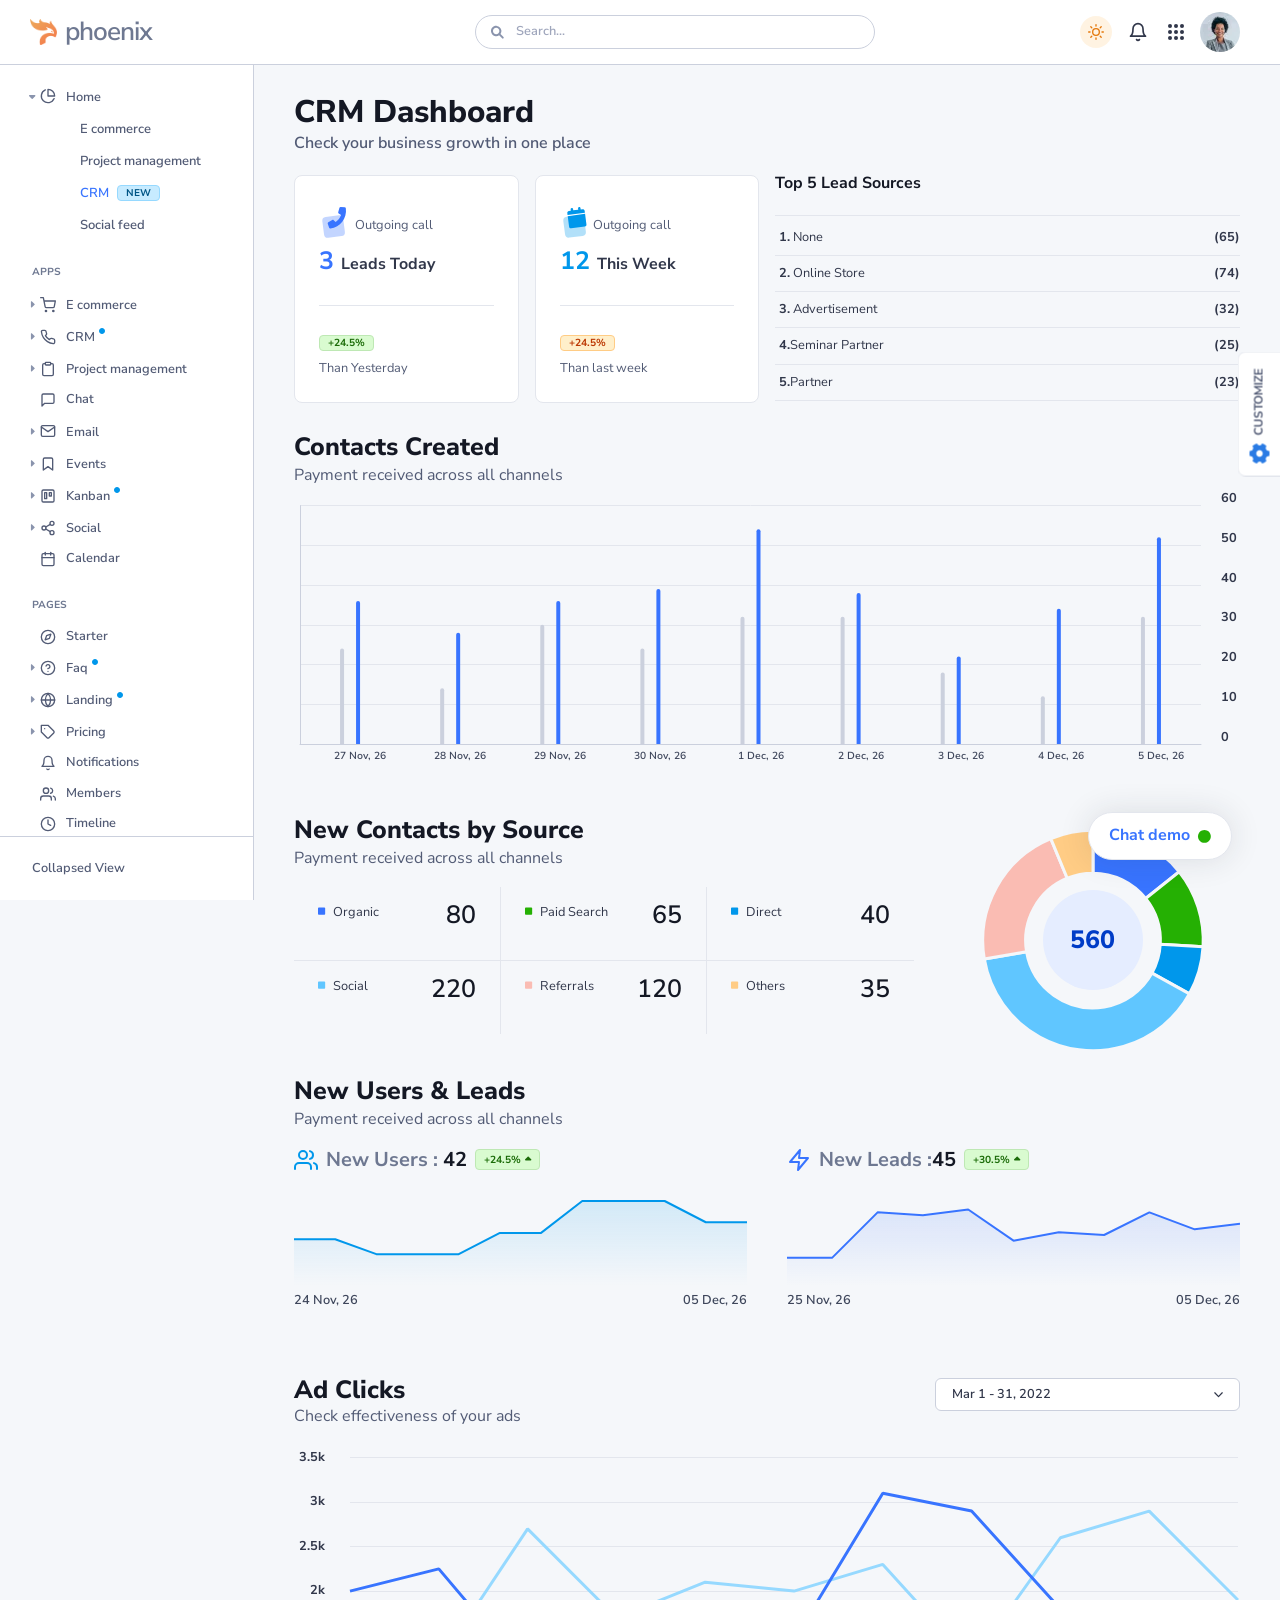
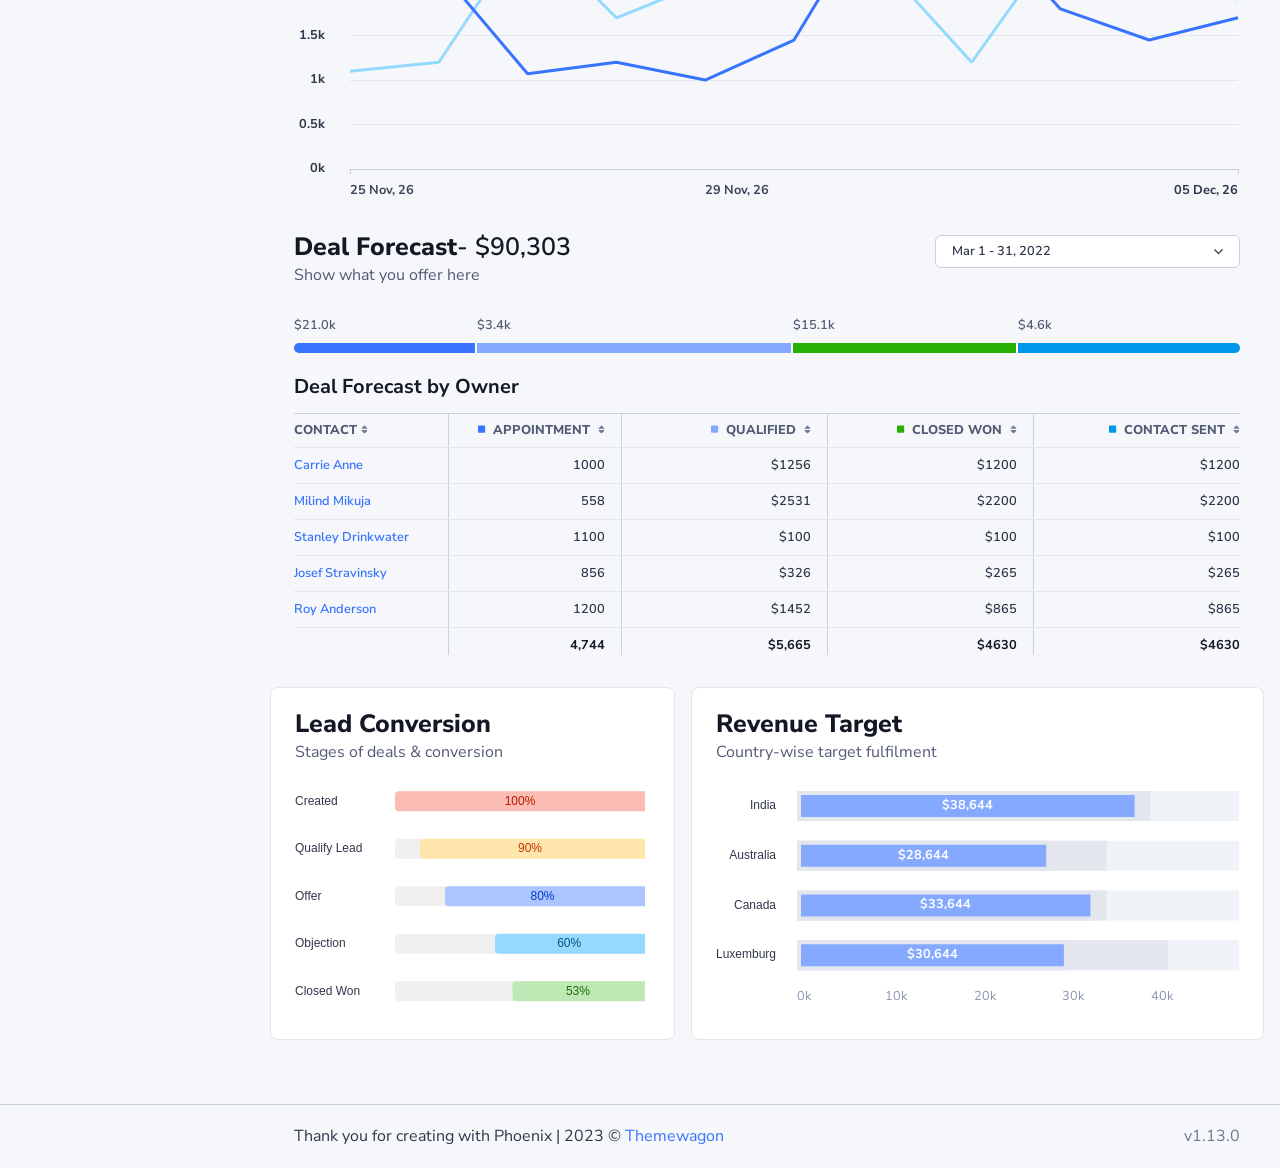
<file: wwwroot/phoenix-v1.13/dashboard/crm.html>
<!DOCTYPE html>
<html lang="en-US" dir="ltr">

  <head>
    <meta charset="utf-8">
    <meta http-equiv="X-UA-Compatible" content="IE=edge">
    <meta name="viewport" content="width=device-width, initial-scale=1">


    <!-- ===============================================-->
    <!--    Document Title-->
    <!-- ===============================================-->
    <title>Phoenix</title>


    <!-- ===============================================-->
    <!--    Favicons-->
    <!-- ===============================================-->
    <link rel="apple-touch-icon" sizes="180x180" href="../assets/img/favicons/apple-touch-icon.png">
    <link rel="icon" type="image/png" sizes="32x32" href="../assets/img/favicons/favicon-32x32.png">
    <link rel="icon" type="image/png" sizes="16x16" href="../assets/img/favicons/favicon-16x16.png">
    <link rel="shortcut icon" type="image/x-icon" href="../assets/img/favicons/favicon.ico">
    <link rel="manifest" href="../assets/img/favicons/manifest.json">
    <meta name="msapplication-TileImage" content="../assets/img/favicons/mstile-150x150.png">
    <meta name="theme-color" content="#ffffff">
    <script src="../vendors/imagesloaded/imagesloaded.pkgd.min.js"></script>
    <script src="../vendors/simplebar/simplebar.min.js"></script>
    <script src="../assets/js/config.js"></script>


    <!-- ===============================================-->
    <!--    Stylesheets-->
    <!-- ===============================================-->
    <link rel="preconnect" href="https://fonts.googleapis.com">
    <link rel="preconnect" href="https://fonts.gstatic.com" crossorigin="">
    <link href="https://fonts.googleapis.com/css2?family=Nunito+Sans:wght@300;400;600;700;800;900&amp;display=swap" rel="stylesheet">
    <link href="../vendors/simplebar/simplebar.min.css" rel="stylesheet">
    <link rel="stylesheet" href="https://unicons.iconscout.com/release/v4.0.8/css/line.css">
    <link href="../assets/css/theme-rtl.min.css" type="text/css" rel="stylesheet" id="style-rtl">
    <link href="../assets/css/theme.min.css" type="text/css" rel="stylesheet" id="style-default">
    <link href="../assets/css/user-rtl.min.css" type="text/css" rel="stylesheet" id="user-style-rtl">
    <link href="../assets/css/user.min.css" type="text/css" rel="stylesheet" id="user-style-default">
    <script>
      var phoenixIsRTL = window.config.config.phoenixIsRTL;
      if (phoenixIsRTL) {
        var linkDefault = document.getElementById('style-default');
        var userLinkDefault = document.getElementById('user-style-default');
        linkDefault.setAttribute('disabled', true);
        userLinkDefault.setAttribute('disabled', true);
        document.querySelector('html').setAttribute('dir', 'rtl');
      } else {
        var linkRTL = document.getElementById('style-rtl');
        var userLinkRTL = document.getElementById('user-style-rtl');
        linkRTL.setAttribute('disabled', true);
        userLinkRTL.setAttribute('disabled', true);
      }
    </script>
  </head>


  <body>

    <!-- ===============================================-->
    <!--    Main Content-->
    <!-- ===============================================-->
    <main class="main" id="top">
      <nav class="navbar navbar-vertical navbar-expand-lg">
        <script>
          var navbarStyle = window.config.config.phoenixNavbarStyle;
          if (navbarStyle && navbarStyle !== 'transparent') {
            document.querySelector('body').classList.add(`navbar-${navbarStyle}`);
          }
        </script>
        <div class="collapse navbar-collapse" id="navbarVerticalCollapse">
          <!-- scrollbar removed-->
          <div class="navbar-vertical-content">
            <ul class="navbar-nav flex-column" id="navbarVerticalNav">
              <li class="nav-item">
                <!-- parent pages-->
                <div class="nav-item-wrapper"><a class="nav-link dropdown-indicator label-1" href="#nv-home" role="button" data-bs-toggle="collapse" aria-expanded="true" aria-controls="nv-home">
                    <div class="d-flex align-items-center">
                      <div class="dropdown-indicator-icon"><span class="fas fa-caret-right"></span></div><span class="nav-link-icon"><span data-feather="pie-chart"></span></span><span class="nav-link-text">Home</span>
                    </div>
                  </a>
                  <div class="parent-wrapper label-1">
                    <ul class="nav collapse parent show" data-bs-parent="#navbarVerticalCollapse" id="nv-home">
                      <li class="collapsed-nav-item-title d-none">Home
                      </li>
                      <li class="nav-item"><a class="nav-link" href="../index.html" data-bs-toggle="" aria-expanded="false">
                          <div class="d-flex align-items-center"><span class="nav-link-text">E commerce</span>
                          </div>
                        </a>
                        <!-- more inner pages-->
                      </li>
                      <li class="nav-item"><a class="nav-link" href="../dashboard/project-management.html" data-bs-toggle="" aria-expanded="false">
                          <div class="d-flex align-items-center"><span class="nav-link-text">Project management</span>
                          </div>
                        </a>
                        <!-- more inner pages-->
                      </li>
                      <li class="nav-item"><a class="nav-link active" href="../dashboard/crm.html" data-bs-toggle="" aria-expanded="false">
                          <div class="d-flex align-items-center"><span class="nav-link-text">CRM</span><span class="badge ms-2 badge badge-phoenix badge-phoenix-info ">New</span>
                          </div>
                        </a>
                        <!-- more inner pages-->
                      </li>
                      <li class="nav-item"><a class="nav-link" href="../apps/social/feed.html" data-bs-toggle="" aria-expanded="false">
                          <div class="d-flex align-items-center"><span class="nav-link-text">Social feed</span>
                          </div>
                        </a>
                        <!-- more inner pages-->
                      </li>
                    </ul>
                  </div>
                </div>
              </li>
              <li class="nav-item">
                <!-- label-->
                <p class="navbar-vertical-label">Apps
                </p>
                <hr class="navbar-vertical-line" />
                <!-- parent pages-->
                <div class="nav-item-wrapper"><a class="nav-link dropdown-indicator label-1" href="#nv-e-commerce" role="button" data-bs-toggle="collapse" aria-expanded="false" aria-controls="nv-e-commerce">
                    <div class="d-flex align-items-center">
                      <div class="dropdown-indicator-icon"><span class="fas fa-caret-right"></span></div><span class="nav-link-icon"><span data-feather="shopping-cart"></span></span><span class="nav-link-text">E commerce</span>
                    </div>
                  </a>
                  <div class="parent-wrapper label-1">
                    <ul class="nav collapse parent" data-bs-parent="#navbarVerticalCollapse" id="nv-e-commerce">
                      <li class="collapsed-nav-item-title d-none">E commerce
                      </li>
                      <li class="nav-item"><a class="nav-link dropdown-indicator" href="#nv-admin" data-bs-toggle="collapse" aria-expanded="true" aria-controls="nv-admin">
                          <div class="d-flex align-items-center">
                            <div class="dropdown-indicator-icon"><span class="fas fa-caret-right"></span></div><span class="nav-link-text">Admin</span>
                          </div>
                        </a>
                        <!-- more inner pages-->
                        <div class="parent-wrapper">
                          <ul class="nav collapse parent show" data-bs-parent="#e-commerce" id="nv-admin">
                            <li class="nav-item"><a class="nav-link" href="../apps/e-commerce/admin/add-product.html" data-bs-toggle="" aria-expanded="false">
                                <div class="d-flex align-items-center"><span class="nav-link-text">Add product</span>
                                </div>
                              </a>
                              <!-- more inner pages-->
                            </li>
                            <li class="nav-item"><a class="nav-link" href="../apps/e-commerce/admin/products.html" data-bs-toggle="" aria-expanded="false">
                                <div class="d-flex align-items-center"><span class="nav-link-text">Products</span>
                                </div>
                              </a>
                              <!-- more inner pages-->
                            </li>
                            <li class="nav-item"><a class="nav-link" href="../apps/e-commerce/admin/customers.html" data-bs-toggle="" aria-expanded="false">
                                <div class="d-flex align-items-center"><span class="nav-link-text">Customers</span>
                                </div>
                              </a>
                              <!-- more inner pages-->
                            </li>
                            <li class="nav-item"><a class="nav-link" href="../apps/e-commerce/admin/customer-details.html" data-bs-toggle="" aria-expanded="false">
                                <div class="d-flex align-items-center"><span class="nav-link-text">Customer details</span>
                                </div>
                              </a>
                              <!-- more inner pages-->
                            </li>
                            <li class="nav-item"><a class="nav-link" href="../apps/e-commerce/admin/orders.html" data-bs-toggle="" aria-expanded="false">
                                <div class="d-flex align-items-center"><span class="nav-link-text">Orders</span>
                                </div>
                              </a>
                              <!-- more inner pages-->
                            </li>
                            <li class="nav-item"><a class="nav-link" href="../apps/e-commerce/admin/order-details.html" data-bs-toggle="" aria-expanded="false">
                                <div class="d-flex align-items-center"><span class="nav-link-text">Order details</span>
                                </div>
                              </a>
                              <!-- more inner pages-->
                            </li>
                            <li class="nav-item"><a class="nav-link" href="../apps/e-commerce/admin/refund.html" data-bs-toggle="" aria-expanded="false">
                                <div class="d-flex align-items-center"><span class="nav-link-text">Refund</span>
                                </div>
                              </a>
                              <!-- more inner pages-->
                            </li>
                          </ul>
                        </div>
                      </li>
                      <li class="nav-item"><a class="nav-link dropdown-indicator" href="#nv-customer" data-bs-toggle="collapse" aria-expanded="true" aria-controls="nv-customer">
                          <div class="d-flex align-items-center">
                            <div class="dropdown-indicator-icon"><span class="fas fa-caret-right"></span></div><span class="nav-link-text">Customer</span>
                          </div>
                        </a>
                        <!-- more inner pages-->
                        <div class="parent-wrapper">
                          <ul class="nav collapse parent show" data-bs-parent="#e-commerce" id="nv-customer">
                            <li class="nav-item"><a class="nav-link" href="../apps/e-commerce/landing/homepage.html" data-bs-toggle="" aria-expanded="false">
                                <div class="d-flex align-items-center"><span class="nav-link-text">Homepage</span>
                                </div>
                              </a>
                              <!-- more inner pages-->
                            </li>
                            <li class="nav-item"><a class="nav-link" href="../apps/e-commerce/landing/product-details.html" data-bs-toggle="" aria-expanded="false">
                                <div class="d-flex align-items-center"><span class="nav-link-text">Product details</span>
                                </div>
                              </a>
                              <!-- more inner pages-->
                            </li>
                            <li class="nav-item"><a class="nav-link" href="../apps/e-commerce/landing/products-filter.html" data-bs-toggle="" aria-expanded="false">
                                <div class="d-flex align-items-center"><span class="nav-link-text">Products filter</span>
                                </div>
                              </a>
                              <!-- more inner pages-->
                            </li>
                            <li class="nav-item"><a class="nav-link" href="../apps/e-commerce/landing/cart.html" data-bs-toggle="" aria-expanded="false">
                                <div class="d-flex align-items-center"><span class="nav-link-text">Cart</span>
                                </div>
                              </a>
                              <!-- more inner pages-->
                            </li>
                            <li class="nav-item"><a class="nav-link" href="../apps/e-commerce/landing/checkout.html" data-bs-toggle="" aria-expanded="false">
                                <div class="d-flex align-items-center"><span class="nav-link-text">Checkout</span>
                                </div>
                              </a>
                              <!-- more inner pages-->
                            </li>
                            <li class="nav-item"><a class="nav-link" href="../apps/e-commerce/landing/shipping-info.html" data-bs-toggle="" aria-expanded="false">
                                <div class="d-flex align-items-center"><span class="nav-link-text">Shipping info</span>
                                </div>
                              </a>
                              <!-- more inner pages-->
                            </li>
                            <li class="nav-item"><a class="nav-link" href="../apps/e-commerce/landing/profile.html" data-bs-toggle="" aria-expanded="false">
                                <div class="d-flex align-items-center"><span class="nav-link-text">Profile</span>
                                </div>
                              </a>
                              <!-- more inner pages-->
                            </li>
                            <li class="nav-item"><a class="nav-link" href="../apps/e-commerce/landing/favourite-stores.html" data-bs-toggle="" aria-expanded="false">
                                <div class="d-flex align-items-center"><span class="nav-link-text">Favourite stores</span>
                                </div>
                              </a>
                              <!-- more inner pages-->
                            </li>
                            <li class="nav-item"><a class="nav-link" href="../apps/e-commerce/landing/wishlist.html" data-bs-toggle="" aria-expanded="false">
                                <div class="d-flex align-items-center"><span class="nav-link-text">Wishlist</span>
                                </div>
                              </a>
                              <!-- more inner pages-->
                            </li>
                            <li class="nav-item"><a class="nav-link" href="../apps/e-commerce/landing/order-tracking.html" data-bs-toggle="" aria-expanded="false">
                                <div class="d-flex align-items-center"><span class="nav-link-text">Order tracking</span>
                                </div>
                              </a>
                              <!-- more inner pages-->
                            </li>
                            <li class="nav-item"><a class="nav-link" href="../apps/e-commerce/landing/invoice.html" data-bs-toggle="" aria-expanded="false">
                                <div class="d-flex align-items-center"><span class="nav-link-text">Invoice</span>
                                </div>
                              </a>
                              <!-- more inner pages-->
                            </li>
                          </ul>
                        </div>
                      </li>
                    </ul>
                  </div>
                </div>
                <!-- parent pages-->
                <div class="nav-item-wrapper"><a class="nav-link dropdown-indicator label-1" href="#nv-CRM" role="button" data-bs-toggle="collapse" aria-expanded="false" aria-controls="nv-CRM">
                    <div class="d-flex align-items-center">
                      <div class="dropdown-indicator-icon"><span class="fas fa-caret-right"></span></div><span class="nav-link-icon"><span data-feather="phone"></span></span><span class="nav-link-text">CRM</span><span class="fa-solid fa-circle text-info ms-1 new-page-indicator" style="font-size: 6px"></span>
                    </div>
                  </a>
                  <div class="parent-wrapper label-1">
                    <ul class="nav collapse parent" data-bs-parent="#navbarVerticalCollapse" id="nv-CRM">
                      <li class="collapsed-nav-item-title d-none">CRM
                      </li>
                      <li class="nav-item"><a class="nav-link" href="../apps/crm/analytics.html" data-bs-toggle="" aria-expanded="false">
                          <div class="d-flex align-items-center"><span class="nav-link-text">Analytics</span>
                          </div>
                        </a>
                        <!-- more inner pages-->
                      </li>
                      <li class="nav-item"><a class="nav-link" href="../apps/crm/deals.html" data-bs-toggle="" aria-expanded="false">
                          <div class="d-flex align-items-center"><span class="nav-link-text">Deals</span><span class="badge ms-2 badge badge-phoenix badge-phoenix-info ">New</span>
                          </div>
                        </a>
                        <!-- more inner pages-->
                      </li>
                      <li class="nav-item"><a class="nav-link" href="../apps/crm/deal-details.html" data-bs-toggle="" aria-expanded="false">
                          <div class="d-flex align-items-center"><span class="nav-link-text">Deal details</span>
                          </div>
                        </a>
                        <!-- more inner pages-->
                      </li>
                      <li class="nav-item"><a class="nav-link" href="../apps/crm/leads.html" data-bs-toggle="" aria-expanded="false">
                          <div class="d-flex align-items-center"><span class="nav-link-text">Leads</span>
                          </div>
                        </a>
                        <!-- more inner pages-->
                      </li>
                      <li class="nav-item"><a class="nav-link" href="../apps/crm/lead-details.html" data-bs-toggle="" aria-expanded="false">
                          <div class="d-flex align-items-center"><span class="nav-link-text">Lead details</span>
                          </div>
                        </a>
                        <!-- more inner pages-->
                      </li>
                      <li class="nav-item"><a class="nav-link" href="../apps/crm/reports.html" data-bs-toggle="" aria-expanded="false">
                          <div class="d-flex align-items-center"><span class="nav-link-text">Reports</span>
                          </div>
                        </a>
                        <!-- more inner pages-->
                      </li>
                      <li class="nav-item"><a class="nav-link" href="../apps/crm/reports-details.html" data-bs-toggle="" aria-expanded="false">
                          <div class="d-flex align-items-center"><span class="nav-link-text">Reports details</span><span class="badge ms-2 badge badge-phoenix badge-phoenix-info ">New</span>
                          </div>
                        </a>
                        <!-- more inner pages-->
                      </li>
                      <li class="nav-item"><a class="nav-link" href="../apps/crm/add-contact.html" data-bs-toggle="" aria-expanded="false">
                          <div class="d-flex align-items-center"><span class="nav-link-text">Add contact</span>
                          </div>
                        </a>
                        <!-- more inner pages-->
                      </li>
                    </ul>
                  </div>
                </div>
                <!-- parent pages-->
                <div class="nav-item-wrapper"><a class="nav-link dropdown-indicator label-1" href="#nv-project-management" role="button" data-bs-toggle="collapse" aria-expanded="false" aria-controls="nv-project-management">
                    <div class="d-flex align-items-center">
                      <div class="dropdown-indicator-icon"><span class="fas fa-caret-right"></span></div><span class="nav-link-icon"><span data-feather="clipboard"></span></span><span class="nav-link-text">Project management</span>
                    </div>
                  </a>
                  <div class="parent-wrapper label-1">
                    <ul class="nav collapse parent" data-bs-parent="#navbarVerticalCollapse" id="nv-project-management">
                      <li class="collapsed-nav-item-title d-none">Project management
                      </li>
                      <li class="nav-item"><a class="nav-link" href="../apps/project-management/create-new.html" data-bs-toggle="" aria-expanded="false">
                          <div class="d-flex align-items-center"><span class="nav-link-text">Create new</span>
                          </div>
                        </a>
                        <!-- more inner pages-->
                      </li>
                      <li class="nav-item"><a class="nav-link" href="../apps/project-management/project-list-view.html" data-bs-toggle="" aria-expanded="false">
                          <div class="d-flex align-items-center"><span class="nav-link-text">Project list view</span>
                          </div>
                        </a>
                        <!-- more inner pages-->
                      </li>
                      <li class="nav-item"><a class="nav-link" href="../apps/project-management/project-card-view.html" data-bs-toggle="" aria-expanded="false">
                          <div class="d-flex align-items-center"><span class="nav-link-text">Project card view</span>
                          </div>
                        </a>
                        <!-- more inner pages-->
                      </li>
                      <li class="nav-item"><a class="nav-link" href="../apps/project-management/project-board-view.html" data-bs-toggle="" aria-expanded="false">
                          <div class="d-flex align-items-center"><span class="nav-link-text">Project board view</span>
                          </div>
                        </a>
                        <!-- more inner pages-->
                      </li>
                      <li class="nav-item"><a class="nav-link" href="../apps/project-management/todo-list.html" data-bs-toggle="" aria-expanded="false">
                          <div class="d-flex align-items-center"><span class="nav-link-text">Todo list</span>
                          </div>
                        </a>
                        <!-- more inner pages-->
                      </li>
                      <li class="nav-item"><a class="nav-link" href="../apps/project-management/project-details.html" data-bs-toggle="" aria-expanded="false">
                          <div class="d-flex align-items-center"><span class="nav-link-text">Project details</span>
                          </div>
                        </a>
                        <!-- more inner pages-->
                      </li>
                    </ul>
                  </div>
                </div>
                <!-- parent pages-->
                <div class="nav-item-wrapper"><a class="nav-link label-1" href="../apps/chat.html" role="button" data-bs-toggle="" aria-expanded="false">
                    <div class="d-flex align-items-center"><span class="nav-link-icon"><span data-feather="message-square"></span></span><span class="nav-link-text-wrapper"><span class="nav-link-text">Chat</span></span>
                    </div>
                  </a>
                </div>
                <!-- parent pages-->
                <div class="nav-item-wrapper"><a class="nav-link dropdown-indicator label-1" href="#nv-email" role="button" data-bs-toggle="collapse" aria-expanded="false" aria-controls="nv-email">
                    <div class="d-flex align-items-center">
                      <div class="dropdown-indicator-icon"><span class="fas fa-caret-right"></span></div><span class="nav-link-icon"><span data-feather="mail"></span></span><span class="nav-link-text">Email</span>
                    </div>
                  </a>
                  <div class="parent-wrapper label-1">
                    <ul class="nav collapse parent" data-bs-parent="#navbarVerticalCollapse" id="nv-email">
                      <li class="collapsed-nav-item-title d-none">Email
                      </li>
                      <li class="nav-item"><a class="nav-link" href="../apps/email/inbox.html" data-bs-toggle="" aria-expanded="false">
                          <div class="d-flex align-items-center"><span class="nav-link-text">Inbox</span>
                          </div>
                        </a>
                        <!-- more inner pages-->
                      </li>
                      <li class="nav-item"><a class="nav-link" href="../apps/email/email-detail.html" data-bs-toggle="" aria-expanded="false">
                          <div class="d-flex align-items-center"><span class="nav-link-text">Email detail</span>
                          </div>
                        </a>
                        <!-- more inner pages-->
                      </li>
                      <li class="nav-item"><a class="nav-link" href="../apps/email/compose.html" data-bs-toggle="" aria-expanded="false">
                          <div class="d-flex align-items-center"><span class="nav-link-text">Compose</span>
                          </div>
                        </a>
                        <!-- more inner pages-->
                      </li>
                    </ul>
                  </div>
                </div>
                <!-- parent pages-->
                <div class="nav-item-wrapper"><a class="nav-link dropdown-indicator label-1" href="#nv-events" role="button" data-bs-toggle="collapse" aria-expanded="false" aria-controls="nv-events">
                    <div class="d-flex align-items-center">
                      <div class="dropdown-indicator-icon"><span class="fas fa-caret-right"></span></div><span class="nav-link-icon"><span data-feather="bookmark"></span></span><span class="nav-link-text">Events</span>
                    </div>
                  </a>
                  <div class="parent-wrapper label-1">
                    <ul class="nav collapse parent" data-bs-parent="#navbarVerticalCollapse" id="nv-events">
                      <li class="collapsed-nav-item-title d-none">Events
                      </li>
                      <li class="nav-item"><a class="nav-link" href="../apps/events/create-an-event.html" data-bs-toggle="" aria-expanded="false">
                          <div class="d-flex align-items-center"><span class="nav-link-text">Create an event</span>
                          </div>
                        </a>
                        <!-- more inner pages-->
                      </li>
                      <li class="nav-item"><a class="nav-link" href="../apps/events/event-detail.html" data-bs-toggle="" aria-expanded="false">
                          <div class="d-flex align-items-center"><span class="nav-link-text">Event detail</span>
                          </div>
                        </a>
                        <!-- more inner pages-->
                      </li>
                    </ul>
                  </div>
                </div>
                <!-- parent pages-->
                <div class="nav-item-wrapper"><a class="nav-link dropdown-indicator label-1" href="#nv-kanban" role="button" data-bs-toggle="collapse" aria-expanded="false" aria-controls="nv-kanban">
                    <div class="d-flex align-items-center">
                      <div class="dropdown-indicator-icon"><span class="fas fa-caret-right"></span></div><span class="nav-link-icon"><span data-feather="trello"></span></span><span class="nav-link-text">Kanban</span><span class="fa-solid fa-circle text-info ms-1 new-page-indicator" style="font-size: 6px"></span>
                    </div>
                  </a>
                  <div class="parent-wrapper label-1">
                    <ul class="nav collapse parent" data-bs-parent="#navbarVerticalCollapse" id="nv-kanban">
                      <li class="collapsed-nav-item-title d-none">Kanban
                      </li>
                      <li class="nav-item"><a class="nav-link" href="../apps/kanban/kanban.html" data-bs-toggle="" aria-expanded="false">
                          <div class="d-flex align-items-center"><span class="nav-link-text">Kanban</span>
                          </div>
                        </a>
                        <!-- more inner pages-->
                      </li>
                      <li class="nav-item"><a class="nav-link" href="../apps/kanban/boards.html" data-bs-toggle="" aria-expanded="false">
                          <div class="d-flex align-items-center"><span class="nav-link-text">Boards</span><span class="badge ms-2 badge badge-phoenix badge-phoenix-info ">New</span>
                          </div>
                        </a>
                        <!-- more inner pages-->
                      </li>
                      <li class="nav-item"><a class="nav-link" href="../apps/kanban/create-kanban-board.html" data-bs-toggle="" aria-expanded="false">
                          <div class="d-flex align-items-center"><span class="nav-link-text">Create board</span>
                          </div>
                        </a>
                        <!-- more inner pages-->
                      </li>
                    </ul>
                  </div>
                </div>
                <!-- parent pages-->
                <div class="nav-item-wrapper"><a class="nav-link dropdown-indicator label-1" href="#nv-social" role="button" data-bs-toggle="collapse" aria-expanded="false" aria-controls="nv-social">
                    <div class="d-flex align-items-center">
                      <div class="dropdown-indicator-icon"><span class="fas fa-caret-right"></span></div><span class="nav-link-icon"><span data-feather="share-2"></span></span><span class="nav-link-text">Social</span>
                    </div>
                  </a>
                  <div class="parent-wrapper label-1">
                    <ul class="nav collapse parent" data-bs-parent="#navbarVerticalCollapse" id="nv-social">
                      <li class="collapsed-nav-item-title d-none">Social
                      </li>
                      <li class="nav-item"><a class="nav-link" href="../apps/social/profile.html" data-bs-toggle="" aria-expanded="false">
                          <div class="d-flex align-items-center"><span class="nav-link-text">Profile</span>
                          </div>
                        </a>
                        <!-- more inner pages-->
                      </li>
                      <li class="nav-item"><a class="nav-link" href="../apps/social/settings.html" data-bs-toggle="" aria-expanded="false">
                          <div class="d-flex align-items-center"><span class="nav-link-text">Settings</span>
                          </div>
                        </a>
                        <!-- more inner pages-->
                      </li>
                    </ul>
                  </div>
                </div>
                <!-- parent pages-->
                <div class="nav-item-wrapper"><a class="nav-link label-1" href="../apps/calendar.html" role="button" data-bs-toggle="" aria-expanded="false">
                    <div class="d-flex align-items-center"><span class="nav-link-icon"><span data-feather="calendar"></span></span><span class="nav-link-text-wrapper"><span class="nav-link-text">Calendar</span></span>
                    </div>
                  </a>
                </div>
              </li>
              <li class="nav-item">
                <!-- label-->
                <p class="navbar-vertical-label">Pages
                </p>
                <hr class="navbar-vertical-line" />
                <!-- parent pages-->
                <div class="nav-item-wrapper"><a class="nav-link label-1" href="../pages/starter.html" role="button" data-bs-toggle="" aria-expanded="false">
                    <div class="d-flex align-items-center"><span class="nav-link-icon"><span data-feather="compass"></span></span><span class="nav-link-text-wrapper"><span class="nav-link-text">Starter</span></span>
                    </div>
                  </a>
                </div>
                <!-- parent pages-->
                <div class="nav-item-wrapper"><a class="nav-link dropdown-indicator label-1" href="#nv-faq" role="button" data-bs-toggle="collapse" aria-expanded="false" aria-controls="nv-faq">
                    <div class="d-flex align-items-center">
                      <div class="dropdown-indicator-icon"><span class="fas fa-caret-right"></span></div><span class="nav-link-icon"><span data-feather="help-circle"></span></span><span class="nav-link-text">Faq</span><span class="fa-solid fa-circle text-info ms-1 new-page-indicator" style="font-size: 6px"></span>
                    </div>
                  </a>
                  <div class="parent-wrapper label-1">
                    <ul class="nav collapse parent" data-bs-parent="#navbarVerticalCollapse" id="nv-faq">
                      <li class="collapsed-nav-item-title d-none">Faq
                      </li>
                      <li class="nav-item"><a class="nav-link" href="../pages/faq/faq-accordion.html" data-bs-toggle="" aria-expanded="false">
                          <div class="d-flex align-items-center"><span class="nav-link-text">Faq accordion</span>
                          </div>
                        </a>
                        <!-- more inner pages-->
                      </li>
                      <li class="nav-item"><a class="nav-link" href="../pages/faq/faq-tab.html" data-bs-toggle="" aria-expanded="false">
                          <div class="d-flex align-items-center"><span class="nav-link-text">Faq tab</span><span class="badge ms-2 badge badge-phoenix badge-phoenix-info ">New</span>
                          </div>
                        </a>
                        <!-- more inner pages-->
                      </li>
                    </ul>
                  </div>
                </div>
                <!-- parent pages-->
                <div class="nav-item-wrapper"><a class="nav-link dropdown-indicator label-1" href="#nv-landing" role="button" data-bs-toggle="collapse" aria-expanded="false" aria-controls="nv-landing">
                    <div class="d-flex align-items-center">
                      <div class="dropdown-indicator-icon"><span class="fas fa-caret-right"></span></div><span class="nav-link-icon"><span data-feather="globe"></span></span><span class="nav-link-text">Landing</span><span class="fa-solid fa-circle text-info ms-1 new-page-indicator" style="font-size: 6px"></span>
                    </div>
                  </a>
                  <div class="parent-wrapper label-1">
                    <ul class="nav collapse parent" data-bs-parent="#navbarVerticalCollapse" id="nv-landing">
                      <li class="collapsed-nav-item-title d-none">Landing
                      </li>
                      <li class="nav-item"><a class="nav-link" href="../pages/landing/default.html" data-bs-toggle="" aria-expanded="false">
                          <div class="d-flex align-items-center"><span class="nav-link-text">Default</span>
                          </div>
                        </a>
                        <!-- more inner pages-->
                      </li>
                      <li class="nav-item"><a class="nav-link" href="../pages/landing/alternate.html" data-bs-toggle="" aria-expanded="false">
                          <div class="d-flex align-items-center"><span class="nav-link-text">Alternate</span><span class="badge ms-2 badge badge-phoenix badge-phoenix-info ">New</span>
                          </div>
                        </a>
                        <!-- more inner pages-->
                      </li>
                    </ul>
                  </div>
                </div>
                <!-- parent pages-->
                <div class="nav-item-wrapper"><a class="nav-link dropdown-indicator label-1" href="#nv-pricing" role="button" data-bs-toggle="collapse" aria-expanded="false" aria-controls="nv-pricing">
                    <div class="d-flex align-items-center">
                      <div class="dropdown-indicator-icon"><span class="fas fa-caret-right"></span></div><span class="nav-link-icon"><span data-feather="tag"></span></span><span class="nav-link-text">Pricing</span>
                    </div>
                  </a>
                  <div class="parent-wrapper label-1">
                    <ul class="nav collapse parent" data-bs-parent="#navbarVerticalCollapse" id="nv-pricing">
                      <li class="collapsed-nav-item-title d-none">Pricing
                      </li>
                      <li class="nav-item"><a class="nav-link" href="../pages/pricing/pricing-column.html" data-bs-toggle="" aria-expanded="false">
                          <div class="d-flex align-items-center"><span class="nav-link-text">Pricing column</span>
                          </div>
                        </a>
                        <!-- more inner pages-->
                      </li>
                      <li class="nav-item"><a class="nav-link" href="../pages/pricing/pricing-grid.html" data-bs-toggle="" aria-expanded="false">
                          <div class="d-flex align-items-center"><span class="nav-link-text">Pricing grid</span>
                          </div>
                        </a>
                        <!-- more inner pages-->
                      </li>
                    </ul>
                  </div>
                </div>
                <!-- parent pages-->
                <div class="nav-item-wrapper"><a class="nav-link label-1" href="../pages/notifications.html" role="button" data-bs-toggle="" aria-expanded="false">
                    <div class="d-flex align-items-center"><span class="nav-link-icon"><span data-feather="bell"></span></span><span class="nav-link-text-wrapper"><span class="nav-link-text">Notifications</span></span>
                    </div>
                  </a>
                </div>
                <!-- parent pages-->
                <div class="nav-item-wrapper"><a class="nav-link label-1" href="../pages/members.html" role="button" data-bs-toggle="" aria-expanded="false">
                    <div class="d-flex align-items-center"><span class="nav-link-icon"><span data-feather="users"></span></span><span class="nav-link-text-wrapper"><span class="nav-link-text">Members</span></span>
                    </div>
                  </a>
                </div>
                <!-- parent pages-->
                <div class="nav-item-wrapper"><a class="nav-link label-1" href="../pages/timeline.html" role="button" data-bs-toggle="" aria-expanded="false">
                    <div class="d-flex align-items-center"><span class="nav-link-icon"><span data-feather="clock"></span></span><span class="nav-link-text-wrapper"><span class="nav-link-text">Timeline</span></span>
                    </div>
                  </a>
                </div>
                <!-- parent pages-->
                <div class="nav-item-wrapper"><a class="nav-link dropdown-indicator label-1" href="#nv-errors" role="button" data-bs-toggle="collapse" aria-expanded="false" aria-controls="nv-errors">
                    <div class="d-flex align-items-center">
                      <div class="dropdown-indicator-icon"><span class="fas fa-caret-right"></span></div><span class="nav-link-icon"><span data-feather="alert-triangle"></span></span><span class="nav-link-text">Errors</span><span class="fa-solid fa-circle text-info ms-1 new-page-indicator" style="font-size: 6px"></span>
                    </div>
                  </a>
                  <div class="parent-wrapper label-1">
                    <ul class="nav collapse parent" data-bs-parent="#navbarVerticalCollapse" id="nv-errors">
                      <li class="collapsed-nav-item-title d-none">Errors
                      </li>
                      <li class="nav-item"><a class="nav-link" href="../pages/errors/404.html" data-bs-toggle="" aria-expanded="false">
                          <div class="d-flex align-items-center"><span class="nav-link-text">404</span>
                          </div>
                        </a>
                        <!-- more inner pages-->
                      </li>
                      <li class="nav-item"><a class="nav-link" href="../pages/errors/403.html" data-bs-toggle="" aria-expanded="false">
                          <div class="d-flex align-items-center"><span class="nav-link-text">403</span><span class="badge ms-2 badge badge-phoenix badge-phoenix-info ">New</span>
                          </div>
                        </a>
                        <!-- more inner pages-->
                      </li>
                      <li class="nav-item"><a class="nav-link" href="../pages/errors/500.html" data-bs-toggle="" aria-expanded="false">
                          <div class="d-flex align-items-center"><span class="nav-link-text">500</span>
                          </div>
                        </a>
                        <!-- more inner pages-->
                      </li>
                    </ul>
                  </div>
                </div>
                <!-- parent pages-->
                <div class="nav-item-wrapper"><a class="nav-link dropdown-indicator label-1" href="#nv-authentication" role="button" data-bs-toggle="collapse" aria-expanded="false" aria-controls="nv-authentication">
                    <div class="d-flex align-items-center">
                      <div class="dropdown-indicator-icon"><span class="fas fa-caret-right"></span></div><span class="nav-link-icon"><span data-feather="lock"></span></span><span class="nav-link-text">Authentication</span><span class="fa-solid fa-circle text-info ms-1 new-page-indicator" style="font-size: 6px"></span>
                    </div>
                  </a>
                  <div class="parent-wrapper label-1">
                    <ul class="nav collapse parent" data-bs-parent="#navbarVerticalCollapse" id="nv-authentication">
                      <li class="collapsed-nav-item-title d-none">Authentication
                      </li>
                      <li class="nav-item"><a class="nav-link dropdown-indicator" href="#nv-simple" data-bs-toggle="collapse" aria-expanded="false" aria-controls="nv-simple">
                          <div class="d-flex align-items-center">
                            <div class="dropdown-indicator-icon"><span class="fas fa-caret-right"></span></div><span class="nav-link-text">Simple</span><span class="fa-solid fa-circle text-info ms-1 new-page-indicator" style="font-size: 6px"></span>
                          </div>
                        </a>
                        <!-- more inner pages-->
                        <div class="parent-wrapper">
                          <ul class="nav collapse parent" data-bs-parent="#authentication" id="nv-simple">
                            <li class="nav-item"><a class="nav-link" href="../pages/authentication/simple/sign-in.html" data-bs-toggle="" aria-expanded="false">
                                <div class="d-flex align-items-center"><span class="nav-link-text">Sign in</span>
                                </div>
                              </a>
                              <!-- more inner pages-->
                            </li>
                            <li class="nav-item"><a class="nav-link" href="../pages/authentication/simple/sign-up.html" data-bs-toggle="" aria-expanded="false">
                                <div class="d-flex align-items-center"><span class="nav-link-text">Sign up</span>
                                </div>
                              </a>
                              <!-- more inner pages-->
                            </li>
                            <li class="nav-item"><a class="nav-link" href="../pages/authentication/simple/sign-out.html" data-bs-toggle="" aria-expanded="false">
                                <div class="d-flex align-items-center"><span class="nav-link-text">Sign out</span>
                                </div>
                              </a>
                              <!-- more inner pages-->
                            </li>
                            <li class="nav-item"><a class="nav-link" href="../pages/authentication/simple/forgot-password.html" data-bs-toggle="" aria-expanded="false">
                                <div class="d-flex align-items-center"><span class="nav-link-text">Forgot password</span>
                                </div>
                              </a>
                              <!-- more inner pages-->
                            </li>
                            <li class="nav-item"><a class="nav-link" href="../pages/authentication/simple/reset-password.html" data-bs-toggle="" aria-expanded="false">
                                <div class="d-flex align-items-center"><span class="nav-link-text">Reset password</span>
                                </div>
                              </a>
                              <!-- more inner pages-->
                            </li>
                            <li class="nav-item"><a class="nav-link" href="../pages/authentication/simple/lock-screen.html" data-bs-toggle="" aria-expanded="false">
                                <div class="d-flex align-items-center"><span class="nav-link-text">Lock screen</span>
                                </div>
                              </a>
                              <!-- more inner pages-->
                            </li>
                            <li class="nav-item"><a class="nav-link" href="../pages/authentication/simple/2FA.html" data-bs-toggle="" aria-expanded="false">
                                <div class="d-flex align-items-center"><span class="nav-link-text">2FA</span><span class="badge ms-2 badge badge-phoenix badge-phoenix-info ">New</span>
                                </div>
                              </a>
                              <!-- more inner pages-->
                            </li>
                          </ul>
                        </div>
                      </li>
                      <li class="nav-item"><a class="nav-link dropdown-indicator" href="#nv-split" data-bs-toggle="collapse" aria-expanded="false" aria-controls="nv-split">
                          <div class="d-flex align-items-center">
                            <div class="dropdown-indicator-icon"><span class="fas fa-caret-right"></span></div><span class="nav-link-text">Split</span><span class="fa-solid fa-circle text-info ms-1 new-page-indicator" style="font-size: 6px"></span>
                          </div>
                        </a>
                        <!-- more inner pages-->
                        <div class="parent-wrapper">
                          <ul class="nav collapse parent" data-bs-parent="#authentication" id="nv-split">
                            <li class="nav-item"><a class="nav-link" href="../pages/authentication/split/sign-in.html" data-bs-toggle="" aria-expanded="false">
                                <div class="d-flex align-items-center"><span class="nav-link-text">Sign in</span>
                                </div>
                              </a>
                              <!-- more inner pages-->
                            </li>
                            <li class="nav-item"><a class="nav-link" href="../pages/authentication/split/sign-up.html" data-bs-toggle="" aria-expanded="false">
                                <div class="d-flex align-items-center"><span class="nav-link-text">Sign up</span>
                                </div>
                              </a>
                              <!-- more inner pages-->
                            </li>
                            <li class="nav-item"><a class="nav-link" href="../pages/authentication/split/sign-out.html" data-bs-toggle="" aria-expanded="false">
                                <div class="d-flex align-items-center"><span class="nav-link-text">Sign out</span>
                                </div>
                              </a>
                              <!-- more inner pages-->
                            </li>
                            <li class="nav-item"><a class="nav-link" href="../pages/authentication/split/forgot-password.html" data-bs-toggle="" aria-expanded="false">
                                <div class="d-flex align-items-center"><span class="nav-link-text">Forgot password</span>
                                </div>
                              </a>
                              <!-- more inner pages-->
                            </li>
                            <li class="nav-item"><a class="nav-link" href="../pages/authentication/split/reset-password.html" data-bs-toggle="" aria-expanded="false">
                                <div class="d-flex align-items-center"><span class="nav-link-text">Reset password</span>
                                </div>
                              </a>
                              <!-- more inner pages-->
                            </li>
                            <li class="nav-item"><a class="nav-link" href="../pages/authentication/split/lock-screen.html" data-bs-toggle="" aria-expanded="false">
                                <div class="d-flex align-items-center"><span class="nav-link-text">Lock screen</span>
                                </div>
                              </a>
                              <!-- more inner pages-->
                            </li>
                            <li class="nav-item"><a class="nav-link" href="../pages/authentication/split/2FA.html" data-bs-toggle="" aria-expanded="false">
                                <div class="d-flex align-items-center"><span class="nav-link-text">2FA</span><span class="badge ms-2 badge badge-phoenix badge-phoenix-info ">New</span>
                                </div>
                              </a>
                              <!-- more inner pages-->
                            </li>
                          </ul>
                        </div>
                      </li>
                      <li class="nav-item"><a class="nav-link dropdown-indicator" href="#nv-Card" data-bs-toggle="collapse" aria-expanded="false" aria-controls="nv-Card">
                          <div class="d-flex align-items-center">
                            <div class="dropdown-indicator-icon"><span class="fas fa-caret-right"></span></div><span class="nav-link-text">Card</span><span class="fa-solid fa-circle text-info ms-1 new-page-indicator" style="font-size: 6px"></span>
                          </div>
                        </a>
                        <!-- more inner pages-->
                        <div class="parent-wrapper">
                          <ul class="nav collapse parent" data-bs-parent="#authentication" id="nv-Card">
                            <li class="nav-item"><a class="nav-link" href="../pages/authentication/card/sign-in.html" data-bs-toggle="" aria-expanded="false">
                                <div class="d-flex align-items-center"><span class="nav-link-text">Sign in</span>
                                </div>
                              </a>
                              <!-- more inner pages-->
                            </li>
                            <li class="nav-item"><a class="nav-link" href="../pages/authentication/card/sign-up.html" data-bs-toggle="" aria-expanded="false">
                                <div class="d-flex align-items-center"><span class="nav-link-text">Sign up</span>
                                </div>
                              </a>
                              <!-- more inner pages-->
                            </li>
                            <li class="nav-item"><a class="nav-link" href="../pages/authentication/card/sign-out.html" data-bs-toggle="" aria-expanded="false">
                                <div class="d-flex align-items-center"><span class="nav-link-text">Sign out</span>
                                </div>
                              </a>
                              <!-- more inner pages-->
                            </li>
                            <li class="nav-item"><a class="nav-link" href="../pages/authentication/card/forgot-password.html" data-bs-toggle="" aria-expanded="false">
                                <div class="d-flex align-items-center"><span class="nav-link-text">Forgot password</span>
                                </div>
                              </a>
                              <!-- more inner pages-->
                            </li>
                            <li class="nav-item"><a class="nav-link" href="../pages/authentication/card/reset-password.html" data-bs-toggle="" aria-expanded="false">
                                <div class="d-flex align-items-center"><span class="nav-link-text">Reset password</span>
                                </div>
                              </a>
                              <!-- more inner pages-->
                            </li>
                            <li class="nav-item"><a class="nav-link" href="../pages/authentication/card/lock-screen.html" data-bs-toggle="" aria-expanded="false">
                                <div class="d-flex align-items-center"><span class="nav-link-text">Lock screen</span>
                                </div>
                              </a>
                              <!-- more inner pages-->
                            </li>
                            <li class="nav-item"><a class="nav-link" href="../pages/authentication/card/2FA.html" data-bs-toggle="" aria-expanded="false">
                                <div class="d-flex align-items-center"><span class="nav-link-text">2FA</span><span class="badge ms-2 badge badge-phoenix badge-phoenix-info ">New</span>
                                </div>
                              </a>
                              <!-- more inner pages-->
                            </li>
                          </ul>
                        </div>
                      </li>
                    </ul>
                  </div>
                </div>
                <!-- parent pages-->
                <div class="nav-item-wrapper"><a class="nav-link dropdown-indicator label-1" href="#nv-layouts" role="button" data-bs-toggle="collapse" aria-expanded="false" aria-controls="nv-layouts">
                    <div class="d-flex align-items-center">
                      <div class="dropdown-indicator-icon"><span class="fas fa-caret-right"></span></div><span class="nav-link-icon"><span data-feather="layout"></span></span><span class="nav-link-text">Layouts</span>
                    </div>
                  </a>
                  <div class="parent-wrapper label-1">
                    <ul class="nav collapse parent" data-bs-parent="#navbarVerticalCollapse" id="nv-layouts">
                      <li class="collapsed-nav-item-title d-none">Layouts
                      </li>
                      <li class="nav-item"><a class="nav-link" href="../demo/vertical-sidenav.html" data-bs-toggle="" aria-expanded="false">
                          <div class="d-flex align-items-center"><span class="nav-link-text">Vertical sidenav</span>
                          </div>
                        </a>
                        <!-- more inner pages-->
                      </li>
                      <li class="nav-item"><a class="nav-link" href="../demo/dark-mode.html" data-bs-toggle="" aria-expanded="false">
                          <div class="d-flex align-items-center"><span class="nav-link-text">Dark mode</span>
                          </div>
                        </a>
                        <!-- more inner pages-->
                      </li>
                      <li class="nav-item"><a class="nav-link" href="../demo/sidenav-collapse.html" data-bs-toggle="" aria-expanded="false">
                          <div class="d-flex align-items-center"><span class="nav-link-text">Sidenav collapse</span>
                          </div>
                        </a>
                        <!-- more inner pages-->
                      </li>
                      <li class="nav-item"><a class="nav-link" href="../demo/darknav.html" data-bs-toggle="" aria-expanded="false">
                          <div class="d-flex align-items-center"><span class="nav-link-text">Darknav</span>
                          </div>
                        </a>
                        <!-- more inner pages-->
                      </li>
                      <li class="nav-item"><a class="nav-link" href="../demo/topnav-slim.html" data-bs-toggle="" aria-expanded="false">
                          <div class="d-flex align-items-center"><span class="nav-link-text">Topnav slim</span>
                          </div>
                        </a>
                        <!-- more inner pages-->
                      </li>
                      <li class="nav-item"><a class="nav-link" href="../demo/navbar-top-slim.html" data-bs-toggle="" aria-expanded="false">
                          <div class="d-flex align-items-center"><span class="nav-link-text">Navbar top slim</span>
                          </div>
                        </a>
                        <!-- more inner pages-->
                      </li>
                      <li class="nav-item"><a class="nav-link" href="../demo/navbar-top.html" data-bs-toggle="" aria-expanded="false">
                          <div class="d-flex align-items-center"><span class="nav-link-text">Navbar top</span>
                          </div>
                        </a>
                        <!-- more inner pages-->
                      </li>
                      <li class="nav-item"><a class="nav-link" href="../demo/horizontal-slim.html" data-bs-toggle="" aria-expanded="false">
                          <div class="d-flex align-items-center"><span class="nav-link-text">Horizontal slim</span>
                          </div>
                        </a>
                        <!-- more inner pages-->
                      </li>
                      <li class="nav-item"><a class="nav-link" href="../demo/combo-nav.html" data-bs-toggle="" aria-expanded="false">
                          <div class="d-flex align-items-center"><span class="nav-link-text">Combo nav</span>
                          </div>
                        </a>
                        <!-- more inner pages-->
                      </li>
                      <li class="nav-item"><a class="nav-link" href="../demo/combo-nav-slim.html" data-bs-toggle="" aria-expanded="false">
                          <div class="d-flex align-items-center"><span class="nav-link-text">Combo nav slim</span>
                          </div>
                        </a>
                        <!-- more inner pages-->
                      </li>
                      <li class="nav-item"><a class="nav-link" href="../demo/dual-nav.html" data-bs-toggle="" aria-expanded="false">
                          <div class="d-flex align-items-center"><span class="nav-link-text">Dual nav</span>
                          </div>
                        </a>
                        <!-- more inner pages-->
                      </li>
                    </ul>
                  </div>
                </div>
              </li>
              <li class="nav-item">
                <!-- label-->
                <p class="navbar-vertical-label">Modules
                </p>
                <hr class="navbar-vertical-line" />
                <!-- parent pages-->
                <div class="nav-item-wrapper"><a class="nav-link dropdown-indicator label-1" href="#nv-forms" role="button" data-bs-toggle="collapse" aria-expanded="false" aria-controls="nv-forms">
                    <div class="d-flex align-items-center">
                      <div class="dropdown-indicator-icon"><span class="fas fa-caret-right"></span></div><span class="nav-link-icon"><span data-feather="file-text"></span></span><span class="nav-link-text">Forms</span>
                    </div>
                  </a>
                  <div class="parent-wrapper label-1">
                    <ul class="nav collapse parent" data-bs-parent="#navbarVerticalCollapse" id="nv-forms">
                      <li class="collapsed-nav-item-title d-none">Forms
                      </li>
                      <li class="nav-item"><a class="nav-link dropdown-indicator" href="#nv-basic" data-bs-toggle="collapse" aria-expanded="false" aria-controls="nv-basic">
                          <div class="d-flex align-items-center">
                            <div class="dropdown-indicator-icon"><span class="fas fa-caret-right"></span></div><span class="nav-link-text">Basic</span>
                          </div>
                        </a>
                        <!-- more inner pages-->
                        <div class="parent-wrapper">
                          <ul class="nav collapse parent" data-bs-parent="#forms" id="nv-basic">
                            <li class="nav-item"><a class="nav-link" href="../modules/forms/basic/form-control.html" data-bs-toggle="" aria-expanded="false">
                                <div class="d-flex align-items-center"><span class="nav-link-text">Form control</span>
                                </div>
                              </a>
                              <!-- more inner pages-->
                            </li>
                            <li class="nav-item"><a class="nav-link" href="../modules/forms/basic/input-group.html" data-bs-toggle="" aria-expanded="false">
                                <div class="d-flex align-items-center"><span class="nav-link-text">Input group</span>
                                </div>
                              </a>
                              <!-- more inner pages-->
                            </li>
                            <li class="nav-item"><a class="nav-link" href="../modules/forms/basic/select.html" data-bs-toggle="" aria-expanded="false">
                                <div class="d-flex align-items-center"><span class="nav-link-text">Select</span>
                                </div>
                              </a>
                              <!-- more inner pages-->
                            </li>
                            <li class="nav-item"><a class="nav-link" href="../modules/forms/basic/checks.html" data-bs-toggle="" aria-expanded="false">
                                <div class="d-flex align-items-center"><span class="nav-link-text">Checks</span>
                                </div>
                              </a>
                              <!-- more inner pages-->
                            </li>
                            <li class="nav-item"><a class="nav-link" href="../modules/forms/basic/range.html" data-bs-toggle="" aria-expanded="false">
                                <div class="d-flex align-items-center"><span class="nav-link-text">Range</span>
                                </div>
                              </a>
                              <!-- more inner pages-->
                            </li>
                            <li class="nav-item"><a class="nav-link" href="../modules/forms/basic/floating-labels.html" data-bs-toggle="" aria-expanded="false">
                                <div class="d-flex align-items-center"><span class="nav-link-text">Floating labels</span>
                                </div>
                              </a>
                              <!-- more inner pages-->
                            </li>
                            <li class="nav-item"><a class="nav-link" href="../modules/forms/basic/layout.html" data-bs-toggle="" aria-expanded="false">
                                <div class="d-flex align-items-center"><span class="nav-link-text">Layout</span>
                                </div>
                              </a>
                              <!-- more inner pages-->
                            </li>
                          </ul>
                        </div>
                      </li>
                      <li class="nav-item"><a class="nav-link dropdown-indicator" href="#nv-advance" data-bs-toggle="collapse" aria-expanded="false" aria-controls="nv-advance">
                          <div class="d-flex align-items-center">
                            <div class="dropdown-indicator-icon"><span class="fas fa-caret-right"></span></div><span class="nav-link-text">Advance</span>
                          </div>
                        </a>
                        <!-- more inner pages-->
                        <div class="parent-wrapper">
                          <ul class="nav collapse parent" data-bs-parent="#forms" id="nv-advance">
                            <li class="nav-item"><a class="nav-link" href="../modules/forms/advance/advance-select.html" data-bs-toggle="" aria-expanded="false">
                                <div class="d-flex align-items-center"><span class="nav-link-text">Advance select</span>
                                </div>
                              </a>
                              <!-- more inner pages-->
                            </li>
                            <li class="nav-item"><a class="nav-link" href="../modules/forms/advance/date-picker.html" data-bs-toggle="" aria-expanded="false">
                                <div class="d-flex align-items-center"><span class="nav-link-text">Date picker</span>
                                </div>
                              </a>
                              <!-- more inner pages-->
                            </li>
                            <li class="nav-item"><a class="nav-link" href="../modules/forms/advance/editor.html" data-bs-toggle="" aria-expanded="false">
                                <div class="d-flex align-items-center"><span class="nav-link-text">Editor</span>
                                </div>
                              </a>
                              <!-- more inner pages-->
                            </li>
                            <li class="nav-item"><a class="nav-link" href="../modules/forms/advance/file-uploader.html" data-bs-toggle="" aria-expanded="false">
                                <div class="d-flex align-items-center"><span class="nav-link-text">File uploader</span>
                                </div>
                              </a>
                              <!-- more inner pages-->
                            </li>
                            <li class="nav-item"><a class="nav-link" href="../modules/forms/advance/rating.html" data-bs-toggle="" aria-expanded="false">
                                <div class="d-flex align-items-center"><span class="nav-link-text">Rating</span>
                                </div>
                              </a>
                              <!-- more inner pages-->
                            </li>
                            <li class="nav-item"><a class="nav-link" href="../modules/forms/advance/emoji-button.html" data-bs-toggle="" aria-expanded="false">
                                <div class="d-flex align-items-center"><span class="nav-link-text">Emoji button</span>
                                </div>
                              </a>
                              <!-- more inner pages-->
                            </li>
                          </ul>
                        </div>
                      </li>
                      <li class="nav-item"><a class="nav-link" href="../modules/forms/validation.html" data-bs-toggle="" aria-expanded="false">
                          <div class="d-flex align-items-center"><span class="nav-link-text">Validation</span>
                          </div>
                        </a>
                        <!-- more inner pages-->
                      </li>
                      <li class="nav-item"><a class="nav-link" href="../modules/forms/wizard.html" data-bs-toggle="" aria-expanded="false">
                          <div class="d-flex align-items-center"><span class="nav-link-text">Wizard</span>
                          </div>
                        </a>
                        <!-- more inner pages-->
                      </li>
                    </ul>
                  </div>
                </div>
                <!-- parent pages-->
                <div class="nav-item-wrapper"><a class="nav-link dropdown-indicator label-1" href="#nv-icons" role="button" data-bs-toggle="collapse" aria-expanded="false" aria-controls="nv-icons">
                    <div class="d-flex align-items-center">
                      <div class="dropdown-indicator-icon"><span class="fas fa-caret-right"></span></div><span class="nav-link-icon"><span data-feather="grid"></span></span><span class="nav-link-text">Icons</span>
                    </div>
                  </a>
                  <div class="parent-wrapper label-1">
                    <ul class="nav collapse parent" data-bs-parent="#navbarVerticalCollapse" id="nv-icons">
                      <li class="collapsed-nav-item-title d-none">Icons
                      </li>
                      <li class="nav-item"><a class="nav-link" href="../modules/icons/feather.html" data-bs-toggle="" aria-expanded="false">
                          <div class="d-flex align-items-center"><span class="nav-link-text">Feather</span>
                          </div>
                        </a>
                        <!-- more inner pages-->
                      </li>
                      <li class="nav-item"><a class="nav-link" href="../modules/icons/font-awesome.html" data-bs-toggle="" aria-expanded="false">
                          <div class="d-flex align-items-center"><span class="nav-link-text">Font awesome</span>
                          </div>
                        </a>
                        <!-- more inner pages-->
                      </li>
                      <li class="nav-item"><a class="nav-link" href="../modules/icons/unicons.html" data-bs-toggle="" aria-expanded="false">
                          <div class="d-flex align-items-center"><span class="nav-link-text">Unicons</span>
                          </div>
                        </a>
                        <!-- more inner pages-->
                      </li>
                    </ul>
                  </div>
                </div>
                <!-- parent pages-->
                <div class="nav-item-wrapper"><a class="nav-link dropdown-indicator label-1" href="#nv-tables" role="button" data-bs-toggle="collapse" aria-expanded="false" aria-controls="nv-tables">
                    <div class="d-flex align-items-center">
                      <div class="dropdown-indicator-icon"><span class="fas fa-caret-right"></span></div><span class="nav-link-icon"><span data-feather="columns"></span></span><span class="nav-link-text">Tables</span>
                    </div>
                  </a>
                  <div class="parent-wrapper label-1">
                    <ul class="nav collapse parent" data-bs-parent="#navbarVerticalCollapse" id="nv-tables">
                      <li class="collapsed-nav-item-title d-none">Tables
                      </li>
                      <li class="nav-item"><a class="nav-link" href="../modules/tables/basic-tables.html" data-bs-toggle="" aria-expanded="false">
                          <div class="d-flex align-items-center"><span class="nav-link-text">Basic tables</span>
                          </div>
                        </a>
                        <!-- more inner pages-->
                      </li>
                      <li class="nav-item"><a class="nav-link" href="../modules/tables/advance-tables.html" data-bs-toggle="" aria-expanded="false">
                          <div class="d-flex align-items-center"><span class="nav-link-text">Advance tables</span>
                          </div>
                        </a>
                        <!-- more inner pages-->
                      </li>
                      <li class="nav-item"><a class="nav-link" href="../modules/tables/bulk-select.html" data-bs-toggle="" aria-expanded="false">
                          <div class="d-flex align-items-center"><span class="nav-link-text">Bulk Select</span>
                          </div>
                        </a>
                        <!-- more inner pages-->
                      </li>
                    </ul>
                  </div>
                </div>
                <!-- parent pages-->
                <div class="nav-item-wrapper"><a class="nav-link dropdown-indicator label-1" href="#nv-ECharts" role="button" data-bs-toggle="collapse" aria-expanded="false" aria-controls="nv-ECharts">
                    <div class="d-flex align-items-center">
                      <div class="dropdown-indicator-icon"><span class="fas fa-caret-right"></span></div><span class="nav-link-icon"><span data-feather="bar-chart-2"></span></span><span class="nav-link-text">ECharts</span>
                    </div>
                  </a>
                  <div class="parent-wrapper label-1">
                    <ul class="nav collapse parent" data-bs-parent="#navbarVerticalCollapse" id="nv-ECharts">
                      <li class="collapsed-nav-item-title d-none">ECharts
                      </li>
                      <li class="nav-item"><a class="nav-link" href="../modules/echarts/line-charts.html" data-bs-toggle="" aria-expanded="false">
                          <div class="d-flex align-items-center"><span class="nav-link-text">Line charts</span>
                          </div>
                        </a>
                        <!-- more inner pages-->
                      </li>
                      <li class="nav-item"><a class="nav-link" href="../modules/echarts/bar-charts.html" data-bs-toggle="" aria-expanded="false">
                          <div class="d-flex align-items-center"><span class="nav-link-text">Bar charts</span>
                          </div>
                        </a>
                        <!-- more inner pages-->
                      </li>
                      <li class="nav-item"><a class="nav-link" href="../modules/echarts/candlestick-charts.html" data-bs-toggle="" aria-expanded="false">
                          <div class="d-flex align-items-center"><span class="nav-link-text">Candlestick charts</span>
                          </div>
                        </a>
                        <!-- more inner pages-->
                      </li>
                      <li class="nav-item"><a class="nav-link" href="../modules/echarts/geo-map.html" data-bs-toggle="" aria-expanded="false">
                          <div class="d-flex align-items-center"><span class="nav-link-text">Geo map</span>
                          </div>
                        </a>
                        <!-- more inner pages-->
                      </li>
                      <li class="nav-item"><a class="nav-link" href="../modules/echarts/scatter-charts.html" data-bs-toggle="" aria-expanded="false">
                          <div class="d-flex align-items-center"><span class="nav-link-text">Scatter charts</span>
                          </div>
                        </a>
                        <!-- more inner pages-->
                      </li>
                      <li class="nav-item"><a class="nav-link" href="../modules/echarts/pie-charts.html" data-bs-toggle="" aria-expanded="false">
                          <div class="d-flex align-items-center"><span class="nav-link-text">Pie charts</span>
                          </div>
                        </a>
                        <!-- more inner pages-->
                      </li>
                      <li class="nav-item"><a class="nav-link" href="../modules/echarts/gauge-chart.html" data-bs-toggle="" aria-expanded="false">
                          <div class="d-flex align-items-center"><span class="nav-link-text">Gauge chart</span>
                          </div>
                        </a>
                        <!-- more inner pages-->
                      </li>
                      <li class="nav-item"><a class="nav-link" href="../modules/echarts/radar-charts.html" data-bs-toggle="" aria-expanded="false">
                          <div class="d-flex align-items-center"><span class="nav-link-text">Radar charts</span>
                          </div>
                        </a>
                        <!-- more inner pages-->
                      </li>
                      <li class="nav-item"><a class="nav-link" href="../modules/echarts/heatmap-charts.html" data-bs-toggle="" aria-expanded="false">
                          <div class="d-flex align-items-center"><span class="nav-link-text">Heatmap charts</span>
                          </div>
                        </a>
                        <!-- more inner pages-->
                      </li>
                      <li class="nav-item"><a class="nav-link" href="../modules/echarts/how-to-use.html" data-bs-toggle="" aria-expanded="false">
                          <div class="d-flex align-items-center"><span class="nav-link-text">How to use</span>
                          </div>
                        </a>
                        <!-- more inner pages-->
                      </li>
                    </ul>
                  </div>
                </div>
                <!-- parent pages-->
                <div class="nav-item-wrapper"><a class="nav-link dropdown-indicator label-1" href="#nv-components" role="button" data-bs-toggle="collapse" aria-expanded="false" aria-controls="nv-components">
                    <div class="d-flex align-items-center">
                      <div class="dropdown-indicator-icon"><span class="fas fa-caret-right"></span></div><span class="nav-link-icon"><span data-feather="package"></span></span><span class="nav-link-text">Components</span>
                    </div>
                  </a>
                  <div class="parent-wrapper label-1">
                    <ul class="nav collapse parent" data-bs-parent="#navbarVerticalCollapse" id="nv-components">
                      <li class="collapsed-nav-item-title d-none">Components
                      </li>
                      <li class="nav-item"><a class="nav-link" href="../modules/components/accordion.html" data-bs-toggle="" aria-expanded="false">
                          <div class="d-flex align-items-center"><span class="nav-link-text">Accordion</span>
                          </div>
                        </a>
                        <!-- more inner pages-->
                      </li>
                      <li class="nav-item"><a class="nav-link" href="../modules/components/avatar.html" data-bs-toggle="" aria-expanded="false">
                          <div class="d-flex align-items-center"><span class="nav-link-text">Avatar</span>
                          </div>
                        </a>
                        <!-- more inner pages-->
                      </li>
                      <li class="nav-item"><a class="nav-link" href="../modules/components/alerts.html" data-bs-toggle="" aria-expanded="false">
                          <div class="d-flex align-items-center"><span class="nav-link-text">Alerts</span>
                          </div>
                        </a>
                        <!-- more inner pages-->
                      </li>
                      <li class="nav-item"><a class="nav-link" href="../modules/components/badge.html" data-bs-toggle="" aria-expanded="false">
                          <div class="d-flex align-items-center"><span class="nav-link-text">Badge</span>
                          </div>
                        </a>
                        <!-- more inner pages-->
                      </li>
                      <li class="nav-item"><a class="nav-link" href="../modules/components/breadcrumb.html" data-bs-toggle="" aria-expanded="false">
                          <div class="d-flex align-items-center"><span class="nav-link-text">Breadcrumb</span>
                          </div>
                        </a>
                        <!-- more inner pages-->
                      </li>
                      <li class="nav-item"><a class="nav-link" href="../modules/components/button.html" data-bs-toggle="" aria-expanded="false">
                          <div class="d-flex align-items-center"><span class="nav-link-text">Buttons</span>
                          </div>
                        </a>
                        <!-- more inner pages-->
                      </li>
                      <li class="nav-item"><a class="nav-link" href="../modules/components/calendar.html" data-bs-toggle="" aria-expanded="false">
                          <div class="d-flex align-items-center"><span class="nav-link-text">Calendar</span>
                          </div>
                        </a>
                        <!-- more inner pages-->
                      </li>
                      <li class="nav-item"><a class="nav-link" href="../modules/components/card.html" data-bs-toggle="" aria-expanded="false">
                          <div class="d-flex align-items-center"><span class="nav-link-text">Card</span>
                          </div>
                        </a>
                        <!-- more inner pages-->
                      </li>
                      <li class="nav-item"><a class="nav-link dropdown-indicator" href="#nv-carousel" data-bs-toggle="collapse" aria-expanded="false" aria-controls="nv-carousel">
                          <div class="d-flex align-items-center">
                            <div class="dropdown-indicator-icon"><span class="fas fa-caret-right"></span></div><span class="nav-link-text">Carousel</span>
                          </div>
                        </a>
                        <!-- more inner pages-->
                        <div class="parent-wrapper">
                          <ul class="nav collapse parent" data-bs-parent="#components" id="nv-carousel">
                            <li class="nav-item"><a class="nav-link" href="../modules/components/carousel/bootstrap.html" data-bs-toggle="" aria-expanded="false">
                                <div class="d-flex align-items-center"><span class="nav-link-text">Bootstrap</span>
                                </div>
                              </a>
                              <!-- more inner pages-->
                            </li>
                            <li class="nav-item"><a class="nav-link" href="../modules/components/carousel/swiper.html" data-bs-toggle="" aria-expanded="false">
                                <div class="d-flex align-items-center"><span class="nav-link-text">Swiper</span>
                                </div>
                              </a>
                              <!-- more inner pages-->
                            </li>
                          </ul>
                        </div>
                      </li>
                      <li class="nav-item"><a class="nav-link" href="../modules/components/collapse.html" data-bs-toggle="" aria-expanded="false">
                          <div class="d-flex align-items-center"><span class="nav-link-text">Collapse</span>
                          </div>
                        </a>
                        <!-- more inner pages-->
                      </li>
                      <li class="nav-item"><a class="nav-link" href="../modules/components/dropdown.html" data-bs-toggle="" aria-expanded="false">
                          <div class="d-flex align-items-center"><span class="nav-link-text">Dropdown</span>
                          </div>
                        </a>
                        <!-- more inner pages-->
                      </li>
                      <li class="nav-item"><a class="nav-link" href="../modules/components/list-group.html" data-bs-toggle="" aria-expanded="false">
                          <div class="d-flex align-items-center"><span class="nav-link-text">List group</span>
                          </div>
                        </a>
                        <!-- more inner pages-->
                      </li>
                      <li class="nav-item"><a class="nav-link" href="../modules/components/modal.html" data-bs-toggle="" aria-expanded="false">
                          <div class="d-flex align-items-center"><span class="nav-link-text">Modals</span>
                          </div>
                        </a>
                        <!-- more inner pages-->
                      </li>
                      <li class="nav-item"><a class="nav-link dropdown-indicator" href="#nv-navs-_and_-Tabs" data-bs-toggle="collapse" aria-expanded="false" aria-controls="nv-navs-_and_-Tabs">
                          <div class="d-flex align-items-center">
                            <div class="dropdown-indicator-icon"><span class="fas fa-caret-right"></span></div><span class="nav-link-text">Navs &amp; Tabs</span>
                          </div>
                        </a>
                        <!-- more inner pages-->
                        <div class="parent-wrapper">
                          <ul class="nav collapse parent" data-bs-parent="#components" id="nv-navs-_and_-Tabs">
                            <li class="nav-item"><a class="nav-link" href="../modules/components/navs-and-tabs/navs.html" data-bs-toggle="" aria-expanded="false">
                                <div class="d-flex align-items-center"><span class="nav-link-text">Navs</span>
                                </div>
                              </a>
                              <!-- more inner pages-->
                            </li>
                            <li class="nav-item"><a class="nav-link" href="../modules/components/navs-and-tabs/navbar.html" data-bs-toggle="" aria-expanded="false">
                                <div class="d-flex align-items-center"><span class="nav-link-text">Navbar</span>
                                </div>
                              </a>
                              <!-- more inner pages-->
                            </li>
                            <li class="nav-item"><a class="nav-link" href="../modules/components/navs-and-tabs/tabs.html" data-bs-toggle="" aria-expanded="false">
                                <div class="d-flex align-items-center"><span class="nav-link-text">Tabs</span>
                                </div>
                              </a>
                              <!-- more inner pages-->
                            </li>
                          </ul>
                        </div>
                      </li>
                      <li class="nav-item"><a class="nav-link" href="../modules/components/offcanvas.html" data-bs-toggle="" aria-expanded="false">
                          <div class="d-flex align-items-center"><span class="nav-link-text">Offcanvas</span>
                          </div>
                        </a>
                        <!-- more inner pages-->
                      </li>
                      <li class="nav-item"><a class="nav-link" href="../modules/components/progress-bar.html" data-bs-toggle="" aria-expanded="false">
                          <div class="d-flex align-items-center"><span class="nav-link-text">Progress bar</span>
                          </div>
                        </a>
                        <!-- more inner pages-->
                      </li>
                      <li class="nav-item"><a class="nav-link" href="../modules/components/placeholder.html" data-bs-toggle="" aria-expanded="false">
                          <div class="d-flex align-items-center"><span class="nav-link-text">Placeholder</span>
                          </div>
                        </a>
                        <!-- more inner pages-->
                      </li>
                      <li class="nav-item"><a class="nav-link" href="../modules/components/pagination.html" data-bs-toggle="" aria-expanded="false">
                          <div class="d-flex align-items-center"><span class="nav-link-text">Pagination</span>
                          </div>
                        </a>
                        <!-- more inner pages-->
                      </li>
                      <li class="nav-item"><a class="nav-link" href="../modules/components/popovers.html" data-bs-toggle="" aria-expanded="false">
                          <div class="d-flex align-items-center"><span class="nav-link-text">Popovers</span>
                          </div>
                        </a>
                        <!-- more inner pages-->
                      </li>
                      <li class="nav-item"><a class="nav-link" href="../modules/components/scrollspy.html" data-bs-toggle="" aria-expanded="false">
                          <div class="d-flex align-items-center"><span class="nav-link-text">Scrollspy</span>
                          </div>
                        </a>
                        <!-- more inner pages-->
                      </li>
                      <li class="nav-item"><a class="nav-link" href="../modules/components/sortable.html" data-bs-toggle="" aria-expanded="false">
                          <div class="d-flex align-items-center"><span class="nav-link-text">Sortable</span>
                          </div>
                        </a>
                        <!-- more inner pages-->
                      </li>
                      <li class="nav-item"><a class="nav-link" href="../modules/components/spinners.html" data-bs-toggle="" aria-expanded="false">
                          <div class="d-flex align-items-center"><span class="nav-link-text">Spinners</span>
                          </div>
                        </a>
                        <!-- more inner pages-->
                      </li>
                      <li class="nav-item"><a class="nav-link" href="../modules/components/toast.html" data-bs-toggle="" aria-expanded="false">
                          <div class="d-flex align-items-center"><span class="nav-link-text">Toast</span>
                          </div>
                        </a>
                        <!-- more inner pages-->
                      </li>
                      <li class="nav-item"><a class="nav-link" href="../modules/components/tooltips.html" data-bs-toggle="" aria-expanded="false">
                          <div class="d-flex align-items-center"><span class="nav-link-text">Tooltips</span>
                          </div>
                        </a>
                        <!-- more inner pages-->
                      </li>
                      <li class="nav-item"><a class="nav-link" href="../modules/components/chat-widget.html" data-bs-toggle="" aria-expanded="false">
                          <div class="d-flex align-items-center"><span class="nav-link-text">Chat widget</span>
                          </div>
                        </a>
                        <!-- more inner pages-->
                      </li>
                    </ul>
                  </div>
                </div>
                <!-- parent pages-->
                <div class="nav-item-wrapper"><a class="nav-link dropdown-indicator label-1" href="#nv-utilities" role="button" data-bs-toggle="collapse" aria-expanded="false" aria-controls="nv-utilities">
                    <div class="d-flex align-items-center">
                      <div class="dropdown-indicator-icon"><span class="fas fa-caret-right"></span></div><span class="nav-link-icon"><span data-feather="tool"></span></span><span class="nav-link-text">Utilities</span>
                    </div>
                  </a>
                  <div class="parent-wrapper label-1">
                    <ul class="nav collapse parent" data-bs-parent="#navbarVerticalCollapse" id="nv-utilities">
                      <li class="collapsed-nav-item-title d-none">Utilities
                      </li>
                      <li class="nav-item"><a class="nav-link" href="../modules/utilities/background.html" data-bs-toggle="" aria-expanded="false">
                          <div class="d-flex align-items-center"><span class="nav-link-text">Background</span>
                          </div>
                        </a>
                        <!-- more inner pages-->
                      </li>
                      <li class="nav-item"><a class="nav-link" href="../modules/utilities/borders.html" data-bs-toggle="" aria-expanded="false">
                          <div class="d-flex align-items-center"><span class="nav-link-text">Borders</span>
                          </div>
                        </a>
                        <!-- more inner pages-->
                      </li>
                      <li class="nav-item"><a class="nav-link" href="../modules/utilities/colors.html" data-bs-toggle="" aria-expanded="false">
                          <div class="d-flex align-items-center"><span class="nav-link-text">Colors</span>
                          </div>
                        </a>
                        <!-- more inner pages-->
                      </li>
                      <li class="nav-item"><a class="nav-link" href="../modules/utilities/display.html" data-bs-toggle="" aria-expanded="false">
                          <div class="d-flex align-items-center"><span class="nav-link-text">Display</span>
                          </div>
                        </a>
                        <!-- more inner pages-->
                      </li>
                      <li class="nav-item"><a class="nav-link" href="../modules/utilities/flex.html" data-bs-toggle="" aria-expanded="false">
                          <div class="d-flex align-items-center"><span class="nav-link-text">Flex</span>
                          </div>
                        </a>
                        <!-- more inner pages-->
                      </li>
                      <li class="nav-item"><a class="nav-link" href="../modules/utilities/stacks.html" data-bs-toggle="" aria-expanded="false">
                          <div class="d-flex align-items-center"><span class="nav-link-text">Stacks</span>
                          </div>
                        </a>
                        <!-- more inner pages-->
                      </li>
                      <li class="nav-item"><a class="nav-link" href="../modules/utilities/float.html" data-bs-toggle="" aria-expanded="false">
                          <div class="d-flex align-items-center"><span class="nav-link-text">Float</span>
                          </div>
                        </a>
                        <!-- more inner pages-->
                      </li>
                      <li class="nav-item"><a class="nav-link" href="../modules/utilities/grid.html" data-bs-toggle="" aria-expanded="false">
                          <div class="d-flex align-items-center"><span class="nav-link-text">Grid</span>
                          </div>
                        </a>
                        <!-- more inner pages-->
                      </li>
                      <li class="nav-item"><a class="nav-link" href="../modules/utilities/interactions.html" data-bs-toggle="" aria-expanded="false">
                          <div class="d-flex align-items-center"><span class="nav-link-text">Interactions</span>
                          </div>
                        </a>
                        <!-- more inner pages-->
                      </li>
                      <li class="nav-item"><a class="nav-link" href="../modules/utilities/opacity.html" data-bs-toggle="" aria-expanded="false">
                          <div class="d-flex align-items-center"><span class="nav-link-text">Opacity</span>
                          </div>
                        </a>
                        <!-- more inner pages-->
                      </li>
                      <li class="nav-item"><a class="nav-link" href="../modules/utilities/overflow.html" data-bs-toggle="" aria-expanded="false">
                          <div class="d-flex align-items-center"><span class="nav-link-text">Overflow</span>
                          </div>
                        </a>
                        <!-- more inner pages-->
                      </li>
                      <li class="nav-item"><a class="nav-link" href="../modules/utilities/position.html" data-bs-toggle="" aria-expanded="false">
                          <div class="d-flex align-items-center"><span class="nav-link-text">Position</span>
                          </div>
                        </a>
                        <!-- more inner pages-->
                      </li>
                      <li class="nav-item"><a class="nav-link" href="../modules/utilities/shadows.html" data-bs-toggle="" aria-expanded="false">
                          <div class="d-flex align-items-center"><span class="nav-link-text">Shadows</span>
                          </div>
                        </a>
                        <!-- more inner pages-->
                      </li>
                      <li class="nav-item"><a class="nav-link" href="../modules/utilities/sizing.html" data-bs-toggle="" aria-expanded="false">
                          <div class="d-flex align-items-center"><span class="nav-link-text">Sizing</span>
                          </div>
                        </a>
                        <!-- more inner pages-->
                      </li>
                      <li class="nav-item"><a class="nav-link" href="../modules/utilities/spacing.html" data-bs-toggle="" aria-expanded="false">
                          <div class="d-flex align-items-center"><span class="nav-link-text">Spacing</span>
                          </div>
                        </a>
                        <!-- more inner pages-->
                      </li>
                      <li class="nav-item"><a class="nav-link" href="../modules/utilities/typography.html" data-bs-toggle="" aria-expanded="false">
                          <div class="d-flex align-items-center"><span class="nav-link-text">Typography</span>
                          </div>
                        </a>
                        <!-- more inner pages-->
                      </li>
                      <li class="nav-item"><a class="nav-link" href="../modules/utilities/vertical-align.html" data-bs-toggle="" aria-expanded="false">
                          <div class="d-flex align-items-center"><span class="nav-link-text">Vertical align</span>
                          </div>
                        </a>
                        <!-- more inner pages-->
                      </li>
                      <li class="nav-item"><a class="nav-link" href="../modules/utilities/visibility.html" data-bs-toggle="" aria-expanded="false">
                          <div class="d-flex align-items-center"><span class="nav-link-text">Visibility</span>
                          </div>
                        </a>
                        <!-- more inner pages-->
                      </li>
                    </ul>
                  </div>
                </div>
                <!-- parent pages-->
                <div class="nav-item-wrapper"><a class="nav-link label-1" href="../widgets.html" role="button" data-bs-toggle="" aria-expanded="false">
                    <div class="d-flex align-items-center"><span class="nav-link-icon"><span data-feather="server"></span></span><span class="nav-link-text-wrapper"><span class="nav-link-text">Widgets</span></span><span class="badge ms-2 badge badge-phoenix badge-phoenix-info nav-link-badge">New</span>
                    </div>
                  </a>
                </div>
                <!-- parent pages-->
                <div class="nav-item-wrapper"><a class="nav-link dropdown-indicator label-1" href="#nv-multi-level" role="button" data-bs-toggle="collapse" aria-expanded="false" aria-controls="nv-multi-level">
                    <div class="d-flex align-items-center">
                      <div class="dropdown-indicator-icon"><span class="fas fa-caret-right"></span></div><span class="nav-link-icon"><span data-feather="layers"></span></span><span class="nav-link-text">Multi level</span>
                    </div>
                  </a>
                  <div class="parent-wrapper label-1">
                    <ul class="nav collapse parent" data-bs-parent="#navbarVerticalCollapse" id="nv-multi-level">
                      <li class="collapsed-nav-item-title d-none">Multi level
                      </li>
                      <li class="nav-item"><a class="nav-link dropdown-indicator" href="#nv-level-two" data-bs-toggle="collapse" aria-expanded="false" aria-controls="nv-level-two">
                          <div class="d-flex align-items-center">
                            <div class="dropdown-indicator-icon"><span class="fas fa-caret-right"></span></div><span class="nav-link-text">Level two</span>
                          </div>
                        </a>
                        <!-- more inner pages-->
                        <div class="parent-wrapper">
                          <ul class="nav collapse parent" data-bs-parent="#multi-level" id="nv-level-two">
                            <li class="nav-item"><a class="nav-link" href="../#!.html" data-bs-toggle="" aria-expanded="false">
                                <div class="d-flex align-items-center"><span class="nav-link-text">Item 1</span>
                                </div>
                              </a>
                              <!-- more inner pages-->
                            </li>
                            <li class="nav-item"><a class="nav-link" href="../#!.html" data-bs-toggle="" aria-expanded="false">
                                <div class="d-flex align-items-center"><span class="nav-link-text">Item 2</span>
                                </div>
                              </a>
                              <!-- more inner pages-->
                            </li>
                          </ul>
                        </div>
                      </li>
                      <li class="nav-item"><a class="nav-link dropdown-indicator" href="#nv-level-three" data-bs-toggle="collapse" aria-expanded="false" aria-controls="nv-level-three">
                          <div class="d-flex align-items-center">
                            <div class="dropdown-indicator-icon"><span class="fas fa-caret-right"></span></div><span class="nav-link-text">Level three</span>
                          </div>
                        </a>
                        <!-- more inner pages-->
                        <div class="parent-wrapper">
                          <ul class="nav collapse parent" data-bs-parent="#multi-level" id="nv-level-three">
                            <li class="nav-item"><a class="nav-link" href="../#!.html" data-bs-toggle="" aria-expanded="false">
                                <div class="d-flex align-items-center"><span class="nav-link-text">Item 3</span>
                                </div>
                              </a>
                              <!-- more inner pages-->
                            </li>
                            <li class="nav-item"><a class="nav-link dropdown-indicator" href="#nv-item-4" data-bs-toggle="collapse" aria-expanded="false" aria-controls="nv-item-4">
                                <div class="d-flex align-items-center">
                                  <div class="dropdown-indicator-icon"><span class="fas fa-caret-right"></span></div><span class="nav-link-text">Item 4</span>
                                </div>
                              </a>
                              <!-- more inner pages-->
                              <div class="parent-wrapper">
                                <ul class="nav collapse parent" data-bs-parent="#level-three" id="nv-item-4">
                                  <li class="nav-item"><a class="nav-link" href="../#!.html" data-bs-toggle="" aria-expanded="false">
                                      <div class="d-flex align-items-center"><span class="nav-link-text">Item 5</span>
                                      </div>
                                    </a>
                                    <!-- more inner pages-->
                                  </li>
                                  <li class="nav-item"><a class="nav-link" href="../#!.html" data-bs-toggle="" aria-expanded="false">
                                      <div class="d-flex align-items-center"><span class="nav-link-text">Item 6</span>
                                      </div>
                                    </a>
                                    <!-- more inner pages-->
                                  </li>
                                </ul>
                              </div>
                            </li>
                          </ul>
                        </div>
                      </li>
                      <li class="nav-item"><a class="nav-link dropdown-indicator" href="#nv-level-four" data-bs-toggle="collapse" aria-expanded="false" aria-controls="nv-level-four">
                          <div class="d-flex align-items-center">
                            <div class="dropdown-indicator-icon"><span class="fas fa-caret-right"></span></div><span class="nav-link-text">Level four</span>
                          </div>
                        </a>
                        <!-- more inner pages-->
                        <div class="parent-wrapper">
                          <ul class="nav collapse parent" data-bs-parent="#multi-level" id="nv-level-four">
                            <li class="nav-item"><a class="nav-link" href="../#!.html" data-bs-toggle="" aria-expanded="false">
                                <div class="d-flex align-items-center"><span class="nav-link-text">Item 6</span>
                                </div>
                              </a>
                              <!-- more inner pages-->
                            </li>
                            <li class="nav-item"><a class="nav-link dropdown-indicator" href="#nv-item-7" data-bs-toggle="collapse" aria-expanded="false" aria-controls="nv-item-7">
                                <div class="d-flex align-items-center">
                                  <div class="dropdown-indicator-icon"><span class="fas fa-caret-right"></span></div><span class="nav-link-text">Item 7</span>
                                </div>
                              </a>
                              <!-- more inner pages-->
                              <div class="parent-wrapper">
                                <ul class="nav collapse parent" data-bs-parent="#level-four" id="nv-item-7">
                                  <li class="nav-item"><a class="nav-link" href="../#!.html" data-bs-toggle="" aria-expanded="false">
                                      <div class="d-flex align-items-center"><span class="nav-link-text">Item 8</span>
                                      </div>
                                    </a>
                                    <!-- more inner pages-->
                                  </li>
                                  <li class="nav-item"><a class="nav-link dropdown-indicator" href="#nv-item-9" data-bs-toggle="collapse" aria-expanded="false" aria-controls="nv-item-9">
                                      <div class="d-flex align-items-center">
                                        <div class="dropdown-indicator-icon"><span class="fas fa-caret-right"></span></div><span class="nav-link-text">Item 9</span>
                                      </div>
                                    </a>
                                    <!-- more inner pages-->
                                    <div class="parent-wrapper">
                                      <ul class="nav collapse parent" data-bs-parent="#item-7" id="nv-item-9">
                                        <li class="nav-item"><a class="nav-link" href="../#!.html" data-bs-toggle="" aria-expanded="false">
                                            <div class="d-flex align-items-center"><span class="nav-link-text">Item 10</span>
                                            </div>
                                          </a>
                                          <!-- more inner pages-->
                                        </li>
                                        <li class="nav-item"><a class="nav-link" href="../#!.html" data-bs-toggle="" aria-expanded="false">
                                            <div class="d-flex align-items-center"><span class="nav-link-text">Item 11</span>
                                            </div>
                                          </a>
                                          <!-- more inner pages-->
                                        </li>
                                      </ul>
                                    </div>
                                  </li>
                                </ul>
                              </div>
                            </li>
                          </ul>
                        </div>
                      </li>
                    </ul>
                  </div>
                </div>
              </li>
              <li class="nav-item">
                <!-- label-->
                <p class="navbar-vertical-label">Documentation
                </p>
                <hr class="navbar-vertical-line" />
                <!-- parent pages-->
                <div class="nav-item-wrapper"><a class="nav-link label-1" href="../documentation/getting-started.html" role="button" data-bs-toggle="" aria-expanded="false">
                    <div class="d-flex align-items-center"><span class="nav-link-icon"><span data-feather="life-buoy"></span></span><span class="nav-link-text-wrapper"><span class="nav-link-text">Getting started</span></span>
                    </div>
                  </a>
                </div>
                <!-- parent pages-->
                <div class="nav-item-wrapper"><a class="nav-link dropdown-indicator label-1" href="#nv-customization" role="button" data-bs-toggle="collapse" aria-expanded="false" aria-controls="nv-customization">
                    <div class="d-flex align-items-center">
                      <div class="dropdown-indicator-icon"><span class="fas fa-caret-right"></span></div><span class="nav-link-icon"><span data-feather="settings"></span></span><span class="nav-link-text">Customization</span>
                    </div>
                  </a>
                  <div class="parent-wrapper label-1">
                    <ul class="nav collapse parent" data-bs-parent="#navbarVerticalCollapse" id="nv-customization">
                      <li class="collapsed-nav-item-title d-none">Customization
                      </li>
                      <li class="nav-item"><a class="nav-link" href="../documentation/customization/configuration.html" data-bs-toggle="" aria-expanded="false">
                          <div class="d-flex align-items-center"><span class="nav-link-text">Configuration</span>
                          </div>
                        </a>
                        <!-- more inner pages-->
                      </li>
                      <li class="nav-item"><a class="nav-link" href="../documentation/customization/styling.html" data-bs-toggle="" aria-expanded="false">
                          <div class="d-flex align-items-center"><span class="nav-link-text">Styling</span>
                          </div>
                        </a>
                        <!-- more inner pages-->
                      </li>
                      <li class="nav-item"><a class="nav-link" href="../documentation/customization/dark-mode.html" data-bs-toggle="" aria-expanded="false">
                          <div class="d-flex align-items-center"><span class="nav-link-text">Dark mode</span>
                          </div>
                        </a>
                        <!-- more inner pages-->
                      </li>
                      <li class="nav-item"><a class="nav-link" href="../documentation/customization/plugin.html" data-bs-toggle="" aria-expanded="false">
                          <div class="d-flex align-items-center"><span class="nav-link-text">Plugin</span>
                          </div>
                        </a>
                        <!-- more inner pages-->
                      </li>
                    </ul>
                  </div>
                </div>
                <!-- parent pages-->
                <div class="nav-item-wrapper"><a class="nav-link dropdown-indicator label-1" href="#nv-layouts-doc" role="button" data-bs-toggle="collapse" aria-expanded="false" aria-controls="nv-layouts-doc">
                    <div class="d-flex align-items-center">
                      <div class="dropdown-indicator-icon"><span class="fas fa-caret-right"></span></div><span class="nav-link-icon"><span data-feather="table"></span></span><span class="nav-link-text">Layouts doc</span>
                    </div>
                  </a>
                  <div class="parent-wrapper label-1">
                    <ul class="nav collapse parent" data-bs-parent="#navbarVerticalCollapse" id="nv-layouts-doc">
                      <li class="collapsed-nav-item-title d-none">Layouts doc
                      </li>
                      <li class="nav-item"><a class="nav-link" href="../documentation/layouts/vertical-navbar.html" data-bs-toggle="" aria-expanded="false">
                          <div class="d-flex align-items-center"><span class="nav-link-text">Vertical navbar</span>
                          </div>
                        </a>
                        <!-- more inner pages-->
                      </li>
                      <li class="nav-item"><a class="nav-link" href="../documentation/layouts/horizontal-navbar.html" data-bs-toggle="" aria-expanded="false">
                          <div class="d-flex align-items-center"><span class="nav-link-text">Horizontal navbar</span>
                          </div>
                        </a>
                        <!-- more inner pages-->
                      </li>
                      <li class="nav-item"><a class="nav-link" href="../documentation/layouts/combo-navbar.html" data-bs-toggle="" aria-expanded="false">
                          <div class="d-flex align-items-center"><span class="nav-link-text">Combo navbar</span>
                          </div>
                        </a>
                        <!-- more inner pages-->
                      </li>
                      <li class="nav-item"><a class="nav-link" href="../documentation/layouts/dual-nav.html" data-bs-toggle="" aria-expanded="false">
                          <div class="d-flex align-items-center"><span class="nav-link-text">Dual nav</span>
                          </div>
                        </a>
                        <!-- more inner pages-->
                      </li>
                    </ul>
                  </div>
                </div>
                <!-- parent pages-->
                <div class="nav-item-wrapper"><a class="nav-link label-1" href="../documentation/gulp.html" role="button" data-bs-toggle="" aria-expanded="false">
                    <div class="d-flex align-items-center"><span class="nav-link-icon"><span class="fa-brands fa-gulp ms-1 me-1 fa-lg"></span></span><span class="nav-link-text-wrapper"><span class="nav-link-text">Gulp</span></span>
                    </div>
                  </a>
                </div>
                <!-- parent pages-->
                <div class="nav-item-wrapper"><a class="nav-link label-1" href="../documentation/design-file.html" role="button" data-bs-toggle="" aria-expanded="false">
                    <div class="d-flex align-items-center"><span class="nav-link-icon"><span data-feather="figma"></span></span><span class="nav-link-text-wrapper"><span class="nav-link-text">Design file</span></span>
                    </div>
                  </a>
                </div>
                <!-- parent pages-->
                <div class="nav-item-wrapper"><a class="nav-link label-1" href="../changelog.html" role="button" data-bs-toggle="" aria-expanded="false">
                    <div class="d-flex align-items-center"><span class="nav-link-icon"><span data-feather="git-merge"></span></span><span class="nav-link-text-wrapper"><span class="nav-link-text">Changelog</span></span>
                    </div>
                  </a>
                </div>
                <!-- parent pages-->
                <div class="nav-item-wrapper"><a class="nav-link label-1" href="../showcase.html" role="button" data-bs-toggle="" aria-expanded="false">
                    <div class="d-flex align-items-center"><span class="nav-link-icon"><span data-feather="monitor"></span></span><span class="nav-link-text-wrapper"><span class="nav-link-text">Showcase</span></span>
                    </div>
                  </a>
                </div>
              </li>
            </ul>
          </div>
        </div>
        <div class="navbar-vertical-footer">
          <button class="btn navbar-vertical-toggle border-0 fw-semi-bold w-100 white-space-nowrap d-flex align-items-center"><span class="uil uil-left-arrow-to-left fs-0"></span><span class="uil uil-arrow-from-right fs-0"></span><span class="navbar-vertical-footer-text ms-2">Collapsed View</span></button>
        </div>
      </nav>
      <nav class="navbar navbar-top fixed-top navbar-expand" id="navbarDefault">
        <div class="collapse navbar-collapse justify-content-between">
          <div class="navbar-logo">

            <button class="btn navbar-toggler navbar-toggler-humburger-icon hover-bg-transparent" type="button" data-bs-toggle="collapse" data-bs-target="#navbarVerticalCollapse" aria-controls="navbarVerticalCollapse" aria-expanded="false" aria-label="Toggle Navigation"><span class="navbar-toggle-icon"><span class="toggle-line"></span></span></button>
            <a class="navbar-brand me-1 me-sm-3" href="../index.html">
              <div class="d-flex align-items-center">
                <div class="d-flex align-items-center"><img src="../assets/img/icons/logo.png" alt="phoenix" width="27" />
                  <p class="logo-text ms-2 d-none d-sm-block">phoenix</p>
                </div>
              </div>
            </a>
          </div>
          <div class="search-box navbar-top-search-box d-none d-lg-block" data-list='{"valueNames":["title"]}' style="width:25rem;">
            <form class="position-relative" data-bs-toggle="search" data-bs-display="static">
              <input class="form-control search-input fuzzy-search rounded-pill form-control-sm" type="search" placeholder="Search..." aria-label="Search" />
              <span class="fas fa-search search-box-icon"></span>

            </form>
            <div class="btn-close position-absolute end-0 top-50 translate-middle cursor-pointer shadow-none" data-bs-dismiss="search">
              <button class="btn btn-link btn-close-falcon p-0" aria-label="Close"></button>
            </div>
            <div class="dropdown-menu border border-300 font-base start-0 py-0 overflow-hidden w-100">
              <div class="scrollbar-overlay" style="max-height: 30rem;">
                <div class="list pb-3">
                  <h6 class="dropdown-header text-1000 fs--2 py-2">24 <span class="text-500">results</span></h6>
                  <hr class="text-200 my-0" />
                  <h6 class="dropdown-header text-1000 fs--1 border-bottom border-200 py-2 lh-sm">Recently Searched </h6>
                  <div class="py-2"><a class="dropdown-item" href="../apps/e-commerce/landing/product-details.html">
                      <div class="d-flex align-items-center">

                        <div class="fw-normal text-1000 title"><span class="fa-solid fa-clock-rotate-left" data-fa-transform="shrink-2"></span> Store Macbook</div>
                      </div>
                    </a>
                    <a class="dropdown-item" href="../apps/e-commerce/landing/product-details.html">
                      <div class="d-flex align-items-center">

                        <div class="fw-normal text-1000 title"> <span class="fa-solid fa-clock-rotate-left" data-fa-transform="shrink-2"></span> MacBook Air - 13″</div>
                      </div>
                    </a>

                  </div>
                  <hr class="text-200 my-0" />
                  <h6 class="dropdown-header text-1000 fs--1 border-bottom border-200 py-2 lh-sm">Products</h6>
                  <div class="py-2"><a class="dropdown-item py-2 d-flex align-items-center" href="../apps/e-commerce/landing/product-details.html">
                      <div class="file-thumbnail me-2"><img class="h-100 w-100 fit-cover rounded-3" src="../assets/img/products/60x60/3.png" alt="" /></div>
                      <div class="flex-1">
                        <h6 class="mb-0 text-1000 title">MacBook Air - 13″</h6>
                        <p class="fs--2 mb-0 d-flex text-700"><span class="fw-medium text-600">8GB Memory - 1.6GHz - 128GB Storage</span></p>
                      </div>
                    </a>
                    <a class="dropdown-item py-2 d-flex align-items-center" href="../apps/e-commerce/landing/product-details.html">
                      <div class="file-thumbnail me-2"><img class="img-fluid" src="../assets/img/products/60x60/3.png" alt="" /></div>
                      <div class="flex-1">
                        <h6 class="mb-0 text-1000 title">MacBook Pro - 13″</h6>
                        <p class="fs--2 mb-0 d-flex text-700"><span class="fw-medium text-600 ms-2">30 Sep at 12:30 PM</span></p>
                      </div>
                    </a>

                  </div>
                  <hr class="text-200 my-0" />
                  <h6 class="dropdown-header text-1000 fs--1 border-bottom border-200 py-2 lh-sm">Quick Links</h6>
                  <div class="py-2"><a class="dropdown-item" href="../apps/e-commerce/landing/product-details.html">
                      <div class="d-flex align-items-center">

                        <div class="fw-normal text-1000 title"><span class="fa-solid fa-link text-900" data-fa-transform="shrink-2"></span> Support MacBook House</div>
                      </div>
                    </a>
                    <a class="dropdown-item" href="../apps/e-commerce/landing/product-details.html">
                      <div class="d-flex align-items-center">

                        <div class="fw-normal text-1000 title"> <span class="fa-solid fa-link text-900" data-fa-transform="shrink-2"></span> Store MacBook″</div>
                      </div>
                    </a>

                  </div>
                  <hr class="text-200 my-0" />
                  <h6 class="dropdown-header text-1000 fs--1 border-bottom border-200 py-2 lh-sm">Files</h6>
                  <div class="py-2"><a class="dropdown-item" href="../apps/e-commerce/landing/product-details.html">
                      <div class="d-flex align-items-center">

                        <div class="fw-normal text-1000 title"><span class="fa-solid fa-file-zipper text-900" data-fa-transform="shrink-2"></span> Library MacBook folder.rar</div>
                      </div>
                    </a>
                    <a class="dropdown-item" href="../apps/e-commerce/landing/product-details.html">
                      <div class="d-flex align-items-center">

                        <div class="fw-normal text-1000 title"> <span class="fa-solid fa-file-lines text-900" data-fa-transform="shrink-2"></span> Feature MacBook extensions.txt</div>
                      </div>
                    </a>
                    <a class="dropdown-item" href="../apps/e-commerce/landing/product-details.html">
                      <div class="d-flex align-items-center">

                        <div class="fw-normal text-1000 title"> <span class="fa-solid fa-image text-900" data-fa-transform="shrink-2"></span> MacBook Pro_13.jpg</div>
                      </div>
                    </a>

                  </div>
                  <hr class="text-200 my-0" />
                  <h6 class="dropdown-header text-1000 fs--1 border-bottom border-200 py-2 lh-sm">Members</h6>
                  <div class="py-2"><a class="dropdown-item py-2 d-flex align-items-center" href="../pages/members.html">
                      <div class="avatar avatar-l status-online  me-2 text-900">
                        <img class="rounded-circle " src="../assets/img/team/40x40/10.webp" alt="" />

                      </div>
                      <div class="flex-1">
                        <h6 class="mb-0 text-1000 title">Carry Anna</h6>
                        <p class="fs--2 mb-0 d-flex text-700">anna@technext.it</p>
                      </div>
                    </a>
                    <a class="dropdown-item py-2 d-flex align-items-center" href="../pages/members.html">
                      <div class="avatar avatar-l  me-2 text-900">
                        <img class="rounded-circle " src="../assets/img/team/40x40/12.webp" alt="" />

                      </div>
                      <div class="flex-1">
                        <h6 class="mb-0 text-1000 title">John Smith</h6>
                        <p class="fs--2 mb-0 d-flex text-700">smith@technext.it</p>
                      </div>
                    </a>

                  </div>
                  <hr class="text-200 my-0" />
                  <h6 class="dropdown-header text-1000 fs--1 border-bottom border-200 py-2 lh-sm">Related Searches</h6>
                  <div class="py-2"><a class="dropdown-item" href="../apps/e-commerce/landing/product-details.html">
                      <div class="d-flex align-items-center">

                        <div class="fw-normal text-1000 title"><span class="fa-brands fa-firefox-browser text-900" data-fa-transform="shrink-2"></span> Search in the Web MacBook</div>
                      </div>
                    </a>
                    <a class="dropdown-item" href="../apps/e-commerce/landing/product-details.html">
                      <div class="d-flex align-items-center">

                        <div class="fw-normal text-1000 title"> <span class="fa-brands fa-chrome text-900" data-fa-transform="shrink-2"></span> Store MacBook″</div>
                      </div>
                    </a>

                  </div>
                </div>
                <div class="text-center">
                  <p class="fallback fw-bold fs-1 d-none">No Result Found.</p>
                </div>
              </div>
            </div>
          </div>
          <ul class="navbar-nav navbar-nav-icons flex-row">
            <li class="nav-item">
              <div class="theme-control-toggle fa-icon-wait px-2">
                <input class="form-check-input ms-0 theme-control-toggle-input" type="checkbox" data-theme-control="phoenixTheme" value="dark" id="themeControlToggle" />
                <label class="mb-0 theme-control-toggle-label theme-control-toggle-light" for="themeControlToggle" data-bs-toggle="tooltip" data-bs-placement="left" title="Switch theme"><span class="icon" data-feather="moon"></span></label>
                <label class="mb-0 theme-control-toggle-label theme-control-toggle-dark" for="themeControlToggle" data-bs-toggle="tooltip" data-bs-placement="left" title="Switch theme"><span class="icon" data-feather="sun"></span></label>
              </div>
            </li>
            <li class="nav-item dropdown">
              <a class="nav-link" href="#" style="min-width: 2.5rem" role="button" data-bs-toggle="dropdown" aria-haspopup="true" aria-expanded="false" data-bs-auto-close="outside"><span data-feather="bell" style="height:20px;width:20px;"></span></a>

              <div class="dropdown-menu dropdown-menu-end notification-dropdown-menu py-0 shadow border border-300 navbar-dropdown-caret" id="navbarDropdownNotfication" aria-labelledby="navbarDropdownNotfication">
                <div class="card position-relative border-0">
                  <div class="card-header p-2">
                    <div class="d-flex justify-content-between">
                      <h5 class="text-black mb-0">Notificatons</h5>
                      <button class="btn btn-link p-0 fs--1 fw-normal" type="button">Mark all as read</button>
                    </div>
                  </div>
                  <div class="card-body p-0">
                    <div class="scrollbar-overlay" style="height: 27rem;">
                      <div class="border-300">
                        <div class="px-2 px-sm-3 py-3 border-300 notification-card position-relative read border-bottom">
                          <div class="d-flex align-items-center justify-content-between position-relative">
                            <div class="d-flex">
                              <div class="avatar avatar-m status-online me-3"><img class="rounded-circle" src="../assets/img/team/40x40/30.webp" alt="" />
                              </div>
                              <div class="flex-1 me-sm-3">
                                <h4 class="fs--1 text-black">Jessie Samson</h4>
                                <p class="fs--1 text-1000 mb-2 mb-sm-3 fw-normal"><span class='me-1 fs--2'>💬</span>Mentioned you in a comment.<span class="ms-2 text-400 fw-bold fs--2">10m</span></p>
                                <p class="text-800 fs--1 mb-0"><span class="me-1 fas fa-clock"></span><span class="fw-bold">10:41 AM </span>August 7,2021</p>
                              </div>
                            </div>
                            <div class="font-sans-serif d-none d-sm-block">
                              <button class="btn fs--2 btn-sm dropdown-toggle dropdown-caret-none transition-none notification-dropdown-toggle" type="button" data-bs-toggle="dropdown" data-boundary="window" aria-haspopup="true" aria-expanded="false" data-bs-reference="parent"><span class="fas fa-ellipsis-h fs--2 text-900"></span></button>
                              <div class="dropdown-menu dropdown-menu-end py-2"><a class="dropdown-item" href="#!">Mark as unread</a></div>
                            </div>
                          </div>
                        </div>
                        <div class="px-2 px-sm-3 py-3 border-300 notification-card position-relative unread border-bottom">
                          <div class="d-flex align-items-center justify-content-between position-relative">
                            <div class="d-flex">
                              <div class="avatar avatar-m status-online me-3">
                                <div class="avatar-name rounded-circle"><span>J</span></div>
                              </div>
                              <div class="flex-1 me-sm-3">
                                <h4 class="fs--1 text-black">Jane Foster</h4>
                                <p class="fs--1 text-1000 mb-2 mb-sm-3 fw-normal"><span class='me-1 fs--2'>📅</span>Created an event.<span class="ms-2 text-400 fw-bold fs--2">20m</span></p>
                                <p class="text-800 fs--1 mb-0"><span class="me-1 fas fa-clock"></span><span class="fw-bold">10:20 AM </span>August 7,2021</p>
                              </div>
                            </div>
                            <div class="font-sans-serif d-none d-sm-block">
                              <button class="btn fs--2 btn-sm dropdown-toggle dropdown-caret-none transition-none notification-dropdown-toggle" type="button" data-bs-toggle="dropdown" data-boundary="window" aria-haspopup="true" aria-expanded="false" data-bs-reference="parent"><span class="fas fa-ellipsis-h fs--2 text-900"></span></button>
                              <div class="dropdown-menu dropdown-menu-end py-2"><a class="dropdown-item" href="#!">Mark as unread</a></div>
                            </div>
                          </div>
                        </div>
                        <div class="px-2 px-sm-3 py-3 border-300 notification-card position-relative unread border-bottom">
                          <div class="d-flex align-items-center justify-content-between position-relative">
                            <div class="d-flex">
                              <div class="avatar avatar-m status-online me-3"><img class="rounded-circle avatar-placeholder" src="../assets/img/team/40x40/avatar.webp" alt="" />
                              </div>
                              <div class="flex-1 me-sm-3">
                                <h4 class="fs--1 text-black">Jessie Samson</h4>
                                <p class="fs--1 text-1000 mb-2 mb-sm-3 fw-normal"><span class='me-1 fs--2'>👍</span>Liked your comment.<span class="ms-2 text-400 fw-bold fs--2">1h</span></p>
                                <p class="text-800 fs--1 mb-0"><span class="me-1 fas fa-clock"></span><span class="fw-bold">9:30 AM </span>August 7,2021</p>
                              </div>
                            </div>
                            <div class="font-sans-serif d-none d-sm-block">
                              <button class="btn fs--2 btn-sm dropdown-toggle dropdown-caret-none transition-none notification-dropdown-toggle" type="button" data-bs-toggle="dropdown" data-boundary="window" aria-haspopup="true" aria-expanded="false" data-bs-reference="parent"><span class="fas fa-ellipsis-h fs--2 text-900"></span></button>
                              <div class="dropdown-menu dropdown-menu-end py-2"><a class="dropdown-item" href="#!">Mark as unread</a></div>
                            </div>
                          </div>
                        </div>
                      </div>
                      <div class="border-300">
                        <div class="px-2 px-sm-3 py-3 border-300 notification-card position-relative unread border-bottom">
                          <div class="d-flex align-items-center justify-content-between position-relative">
                            <div class="d-flex">
                              <div class="avatar avatar-m status-online me-3"><img class="rounded-circle" src="../assets/img/team/40x40/57.webp" alt="" />
                              </div>
                              <div class="flex-1 me-sm-3">
                                <h4 class="fs--1 text-black">Kiera Anderson</h4>
                                <p class="fs--1 text-1000 mb-2 mb-sm-3 fw-normal"><span class='me-1 fs--2'>💬</span>Mentioned you in a comment.<span class="ms-2 text-400 fw-bold fs--2"></span></p>
                                <p class="text-800 fs--1 mb-0"><span class="me-1 fas fa-clock"></span><span class="fw-bold">9:11 AM </span>August 7,2021</p>
                              </div>
                            </div>
                            <div class="font-sans-serif d-none d-sm-block">
                              <button class="btn fs--2 btn-sm dropdown-toggle dropdown-caret-none transition-none notification-dropdown-toggle" type="button" data-bs-toggle="dropdown" data-boundary="window" aria-haspopup="true" aria-expanded="false" data-bs-reference="parent"><span class="fas fa-ellipsis-h fs--2 text-900"></span></button>
                              <div class="dropdown-menu dropdown-menu-end py-2"><a class="dropdown-item" href="#!">Mark as unread</a></div>
                            </div>
                          </div>
                        </div>
                        <div class="px-2 px-sm-3 py-3 border-300 notification-card position-relative unread border-bottom">
                          <div class="d-flex align-items-center justify-content-between position-relative">
                            <div class="d-flex">
                              <div class="avatar avatar-m status-online me-3"><img class="rounded-circle" src="../assets/img/team/40x40/59.webp" alt="" />
                              </div>
                              <div class="flex-1 me-sm-3">
                                <h4 class="fs--1 text-black">Herman Carter</h4>
                                <p class="fs--1 text-1000 mb-2 mb-sm-3 fw-normal"><span class='me-1 fs--2'>👤</span>Tagged you in a comment.<span class="ms-2 text-400 fw-bold fs--2"></span></p>
                                <p class="text-800 fs--1 mb-0"><span class="me-1 fas fa-clock"></span><span class="fw-bold">10:58 PM </span>August 7,2021</p>
                              </div>
                            </div>
                            <div class="font-sans-serif d-none d-sm-block">
                              <button class="btn fs--2 btn-sm dropdown-toggle dropdown-caret-none transition-none notification-dropdown-toggle" type="button" data-bs-toggle="dropdown" data-boundary="window" aria-haspopup="true" aria-expanded="false" data-bs-reference="parent"><span class="fas fa-ellipsis-h fs--2 text-900"></span></button>
                              <div class="dropdown-menu dropdown-menu-end py-2"><a class="dropdown-item" href="#!">Mark as unread</a></div>
                            </div>
                          </div>
                        </div>
                        <div class="px-2 px-sm-3 py-3 border-300 notification-card position-relative read ">
                          <div class="d-flex align-items-center justify-content-between position-relative">
                            <div class="d-flex">
                              <div class="avatar avatar-m status-online me-3"><img class="rounded-circle" src="../assets/img/team/40x40/58.webp" alt="" />
                              </div>
                              <div class="flex-1 me-sm-3">
                                <h4 class="fs--1 text-black">Benjamin Button</h4>
                                <p class="fs--1 text-1000 mb-2 mb-sm-3 fw-normal"><span class='me-1 fs--2'>👍</span>Liked your comment.<span class="ms-2 text-400 fw-bold fs--2"></span></p>
                                <p class="text-800 fs--1 mb-0"><span class="me-1 fas fa-clock"></span><span class="fw-bold">10:18 AM </span>August 7,2021</p>
                              </div>
                            </div>
                            <div class="font-sans-serif d-none d-sm-block">
                              <button class="btn fs--2 btn-sm dropdown-toggle dropdown-caret-none transition-none notification-dropdown-toggle" type="button" data-bs-toggle="dropdown" data-boundary="window" aria-haspopup="true" aria-expanded="false" data-bs-reference="parent"><span class="fas fa-ellipsis-h fs--2 text-900"></span></button>
                              <div class="dropdown-menu dropdown-menu-end py-2"><a class="dropdown-item" href="#!">Mark as unread</a></div>
                            </div>
                          </div>
                        </div>
                      </div>
                    </div>
                  </div>
                  <div class="card-footer p-0 border-top border-0">
                    <div class="my-2 text-center fw-bold fs--2 text-600"><a class="fw-bolder" href="../pages/notifications.html">Notification history</a></div>
                  </div>
                </div>
              </div>
            </li>
            <li class="nav-item dropdown">
              <a class="nav-link" id="navbarDropdownNindeDots" href="#" role="button" data-bs-toggle="dropdown" aria-haspopup="true" data-bs-auto-close="outside" aria-expanded="false">
                <svg width="16" height="16" viewbox="0 0 16 16" fill="none" xmlns="http://www.w3.org/2000/svg">
                  <circle cx="2" cy="2" r="2" fill="currentColor"></circle>
                  <circle cx="2" cy="8" r="2" fill="currentColor"></circle>
                  <circle cx="2" cy="14" r="2" fill="currentColor"></circle>
                  <circle cx="8" cy="8" r="2" fill="currentColor"></circle>
                  <circle cx="8" cy="14" r="2" fill="currentColor"></circle>
                  <circle cx="14" cy="8" r="2" fill="currentColor"></circle>
                  <circle cx="14" cy="14" r="2" fill="currentColor"></circle>
                  <circle cx="8" cy="2" r="2" fill="currentColor"></circle>
                  <circle cx="14" cy="2" r="2" fill="currentColor"></circle>
                </svg></a>

              <div class="dropdown-menu dropdown-menu-end navbar-dropdown-caret py-0 dropdown-nide-dots shadow border border-300" aria-labelledby="navbarDropdownNindeDots">
                <div class="card bg-white position-relative border-0">
                  <div class="card-body pt-3 px-3 pb-0 overflow-auto scrollbar" style="height: 20rem;">
                    <div class="row text-center align-items-center gx-0 gy-0">
                      <div class="col-4"><a class="d-block hover-bg-200 p-2 rounded-3 text-center text-decoration-none mb-3" href="#!"><img src="../assets/img/nav-icons/behance.webp" alt="" width="30" />
                          <p class="mb-0 text-black text-truncate fs--2 mt-1 pt-1">Behance</p>
                        </a></div>
                      <div class="col-4"><a class="d-block hover-bg-200 p-2 rounded-3 text-center text-decoration-none mb-3" href="#!"><img src="../assets/img/nav-icons/google-cloud.webp" alt="" width="30" />
                          <p class="mb-0 text-black text-truncate fs--2 mt-1 pt-1">Cloud</p>
                        </a></div>
                      <div class="col-4"><a class="d-block hover-bg-200 p-2 rounded-3 text-center text-decoration-none mb-3" href="#!"><img src="../assets/img/nav-icons/slack.webp" alt="" width="30" />
                          <p class="mb-0 text-black text-truncate fs--2 mt-1 pt-1">Slack</p>
                        </a></div>
                      <div class="col-4"><a class="d-block hover-bg-200 p-2 rounded-3 text-center text-decoration-none mb-3" href="#!"><img src="../assets/img/nav-icons/gitlab.webp" alt="" width="30" />
                          <p class="mb-0 text-black text-truncate fs--2 mt-1 pt-1">Gitlab</p>
                        </a></div>
                      <div class="col-4"><a class="d-block hover-bg-200 p-2 rounded-3 text-center text-decoration-none mb-3" href="#!"><img src="../assets/img/nav-icons/bitbucket.webp" alt="" width="30" />
                          <p class="mb-0 text-black text-truncate fs--2 mt-1 pt-1">BitBucket</p>
                        </a></div>
                      <div class="col-4"><a class="d-block hover-bg-200 p-2 rounded-3 text-center text-decoration-none mb-3" href="#!"><img src="../assets/img/nav-icons/google-drive.webp" alt="" width="30" />
                          <p class="mb-0 text-black text-truncate fs--2 mt-1 pt-1">Drive</p>
                        </a></div>
                      <div class="col-4"><a class="d-block hover-bg-200 p-2 rounded-3 text-center text-decoration-none mb-3" href="#!"><img src="../assets/img/nav-icons/trello.webp" alt="" width="30" />
                          <p class="mb-0 text-black text-truncate fs--2 mt-1 pt-1">Trello</p>
                        </a></div>
                      <div class="col-4"><a class="d-block hover-bg-200 p-2 rounded-3 text-center text-decoration-none mb-3" href="#!"><img src="../assets/img/nav-icons/figma.webp" alt="" width="20" />
                          <p class="mb-0 text-black text-truncate fs--2 mt-1 pt-1">Figma</p>
                        </a></div>
                      <div class="col-4"><a class="d-block hover-bg-200 p-2 rounded-3 text-center text-decoration-none mb-3" href="#!"><img src="../assets/img/nav-icons/twitter.webp" alt="" width="30" />
                          <p class="mb-0 text-black text-truncate fs--2 mt-1 pt-1">Twitter</p>
                        </a></div>
                      <div class="col-4"><a class="d-block hover-bg-200 p-2 rounded-3 text-center text-decoration-none mb-3" href="#!"><img src="../assets/img/nav-icons/pinterest.webp" alt="" width="30" />
                          <p class="mb-0 text-black text-truncate fs--2 mt-1 pt-1">Pinterest</p>
                        </a></div>
                      <div class="col-4"><a class="d-block hover-bg-200 p-2 rounded-3 text-center text-decoration-none mb-3" href="#!"><img src="../assets/img/nav-icons/ln.webp" alt="" width="30" />
                          <p class="mb-0 text-black text-truncate fs--2 mt-1 pt-1">Linkedin</p>
                        </a></div>
                      <div class="col-4"><a class="d-block hover-bg-200 p-2 rounded-3 text-center text-decoration-none mb-3" href="#!"><img src="../assets/img/nav-icons/google-maps.webp" alt="" width="30" />
                          <p class="mb-0 text-black text-truncate fs--2 mt-1 pt-1">Maps</p>
                        </a></div>
                      <div class="col-4"><a class="d-block hover-bg-200 p-2 rounded-3 text-center text-decoration-none mb-3" href="#!"><img src="../assets/img/nav-icons/google-photos.webp" alt="" width="30" />
                          <p class="mb-0 text-black text-truncate fs--2 mt-1 pt-1">Photos</p>
                        </a></div>
                      <div class="col-4"><a class="d-block hover-bg-200 p-2 rounded-3 text-center text-decoration-none mb-3" href="#!"><img src="../assets/img/nav-icons/spotify.webp" alt="" width="30" />
                          <p class="mb-0 text-black text-truncate fs--2 mt-1 pt-1">Spotify</p>
                        </a></div>
                    </div>
                  </div>
                </div>
              </div>
            </li>
            <li class="nav-item dropdown"><a class="nav-link lh-1 pe-0" id="navbarDropdownUser" href="#!" role="button" data-bs-toggle="dropdown" data-bs-auto-close="outside" aria-haspopup="true" aria-expanded="false">
                <div class="avatar avatar-l ">
                  <img class="rounded-circle " src="../assets/img/team/40x40/57.webp" alt="" />

                </div>
              </a>
              <div class="dropdown-menu dropdown-menu-end navbar-dropdown-caret py-0 dropdown-profile shadow border border-300" aria-labelledby="navbarDropdownUser">
                <div class="card position-relative border-0">
                  <div class="card-body p-0">
                    <div class="text-center pt-4 pb-3">
                      <div class="avatar avatar-xl ">
                        <img class="rounded-circle " src="../assets/img/team/72x72/57.webp" alt="" />

                      </div>
                      <h6 class="mt-2 text-black">Jerry Seinfield</h6>
                    </div>
                    <div class="mb-3 mx-3">
                      <input class="form-control form-control-sm" id="statusUpdateInput" type="text" placeholder="Update your status" />
                    </div>
                  </div>
                  <div class="overflow-auto scrollbar" style="height: 10rem;">
                    <ul class="nav d-flex flex-column mb-2 pb-1">
                      <li class="nav-item"><a class="nav-link px-3" href="#!"> <span class="me-2 text-900" data-feather="user"></span><span>Profile</span></a></li>
                      <li class="nav-item"><a class="nav-link px-3" href="#!"><span class="me-2 text-900" data-feather="pie-chart"></span>Dashboard</a></li>
                      <li class="nav-item"><a class="nav-link px-3" href="#!"> <span class="me-2 text-900" data-feather="lock"></span>Posts &amp; Activity</a></li>
                      <li class="nav-item"><a class="nav-link px-3" href="#!"> <span class="me-2 text-900" data-feather="settings"></span>Settings &amp; Privacy </a></li>
                      <li class="nav-item"><a class="nav-link px-3" href="#!"> <span class="me-2 text-900" data-feather="help-circle"></span>Help Center</a></li>
                      <li class="nav-item"><a class="nav-link px-3" href="#!"> <span class="me-2 text-900" data-feather="globe"></span>Language</a></li>
                    </ul>
                  </div>
                  <div class="card-footer p-0 border-top">
                    <ul class="nav d-flex flex-column my-3">
                      <li class="nav-item"><a class="nav-link px-3" href="#!"> <span class="me-2 text-900" data-feather="user-plus"></span>Add another account</a></li>
                    </ul>
                    <hr />
                    <div class="px-3"> <a class="btn btn-phoenix-secondary d-flex flex-center w-100" href="#!"> <span class="me-2" data-feather="log-out"> </span>Sign out</a></div>
                    <div class="my-2 text-center fw-bold fs--2 text-600"><a class="text-600 me-1" href="#!">Privacy policy</a>&bull;<a class="text-600 mx-1" href="#!">Terms</a>&bull;<a class="text-600 ms-1" href="#!">Cookies</a></div>
                  </div>
                </div>
              </div>
            </li>
          </ul>
        </div>
      </nav>
      <div class="modal fade" id="searchBoxModal" tabindex="-1" aria-hidden="true" data-bs-backdrop="true" data-phoenix-modal="data-phoenix-modal" style="--phoenix-backdrop-opacity: 1;">
        <div class="modal-dialog">
          <div class="modal-content mt-15 rounded-pill">
            <div class="modal-body p-0">
              <div class="search-box navbar-top-search-box" data-list='{"valueNames":["title"]}' style="width: auto;">
                <form class="position-relative" data-bs-toggle="search" data-bs-display="static">
                  <input class="form-control search-input fuzzy-search rounded-pill form-control-lg" type="search" placeholder="Search..." aria-label="Search" />
                  <span class="fas fa-search search-box-icon"></span>

                </form>
                <div class="btn-close position-absolute end-0 top-50 translate-middle cursor-pointer shadow-none" data-bs-dismiss="search">
                  <button class="btn btn-link btn-close-falcon p-0" aria-label="Close"></button>
                </div>
                <div class="dropdown-menu border border-300 font-base start-0 py-0 overflow-hidden w-100">
                  <div class="scrollbar-overlay" style="max-height: 30rem;">
                    <div class="list pb-3">
                      <h6 class="dropdown-header text-1000 fs--2 py-2">24 <span class="text-500">results</span></h6>
                      <hr class="text-200 my-0" />
                      <h6 class="dropdown-header text-1000 fs--1 border-bottom border-200 py-2 lh-sm">Recently Searched </h6>
                      <div class="py-2"><a class="dropdown-item" href="../apps/e-commerce/landing/product-details.html">
                          <div class="d-flex align-items-center">

                            <div class="fw-normal text-1000 title"><span class="fa-solid fa-clock-rotate-left" data-fa-transform="shrink-2"></span> Store Macbook</div>
                          </div>
                        </a>
                        <a class="dropdown-item" href="../apps/e-commerce/landing/product-details.html">
                          <div class="d-flex align-items-center">

                            <div class="fw-normal text-1000 title"> <span class="fa-solid fa-clock-rotate-left" data-fa-transform="shrink-2"></span> MacBook Air - 13″</div>
                          </div>
                        </a>

                      </div>
                      <hr class="text-200 my-0" />
                      <h6 class="dropdown-header text-1000 fs--1 border-bottom border-200 py-2 lh-sm">Products</h6>
                      <div class="py-2"><a class="dropdown-item py-2 d-flex align-items-center" href="../apps/e-commerce/landing/product-details.html">
                          <div class="file-thumbnail me-2"><img class="h-100 w-100 fit-cover rounded-3" src="../assets/img/products/60x60/3.png" alt="" /></div>
                          <div class="flex-1">
                            <h6 class="mb-0 text-1000 title">MacBook Air - 13″</h6>
                            <p class="fs--2 mb-0 d-flex text-700"><span class="fw-medium text-600">8GB Memory - 1.6GHz - 128GB Storage</span></p>
                          </div>
                        </a>
                        <a class="dropdown-item py-2 d-flex align-items-center" href="../apps/e-commerce/landing/product-details.html">
                          <div class="file-thumbnail me-2"><img class="img-fluid" src="../assets/img/products/60x60/3.png" alt="" /></div>
                          <div class="flex-1">
                            <h6 class="mb-0 text-1000 title">MacBook Pro - 13″</h6>
                            <p class="fs--2 mb-0 d-flex text-700"><span class="fw-medium text-600 ms-2">30 Sep at 12:30 PM</span></p>
                          </div>
                        </a>

                      </div>
                      <hr class="text-200 my-0" />
                      <h6 class="dropdown-header text-1000 fs--1 border-bottom border-200 py-2 lh-sm">Quick Links</h6>
                      <div class="py-2"><a class="dropdown-item" href="../apps/e-commerce/landing/product-details.html">
                          <div class="d-flex align-items-center">

                            <div class="fw-normal text-1000 title"><span class="fa-solid fa-link text-900" data-fa-transform="shrink-2"></span> Support MacBook House</div>
                          </div>
                        </a>
                        <a class="dropdown-item" href="../apps/e-commerce/landing/product-details.html">
                          <div class="d-flex align-items-center">

                            <div class="fw-normal text-1000 title"> <span class="fa-solid fa-link text-900" data-fa-transform="shrink-2"></span> Store MacBook″</div>
                          </div>
                        </a>

                      </div>
                      <hr class="text-200 my-0" />
                      <h6 class="dropdown-header text-1000 fs--1 border-bottom border-200 py-2 lh-sm">Files</h6>
                      <div class="py-2"><a class="dropdown-item" href="../apps/e-commerce/landing/product-details.html">
                          <div class="d-flex align-items-center">

                            <div class="fw-normal text-1000 title"><span class="fa-solid fa-file-zipper text-900" data-fa-transform="shrink-2"></span> Library MacBook folder.rar</div>
                          </div>
                        </a>
                        <a class="dropdown-item" href="../apps/e-commerce/landing/product-details.html">
                          <div class="d-flex align-items-center">

                            <div class="fw-normal text-1000 title"> <span class="fa-solid fa-file-lines text-900" data-fa-transform="shrink-2"></span> Feature MacBook extensions.txt</div>
                          </div>
                        </a>
                        <a class="dropdown-item" href="../apps/e-commerce/landing/product-details.html">
                          <div class="d-flex align-items-center">

                            <div class="fw-normal text-1000 title"> <span class="fa-solid fa-image text-900" data-fa-transform="shrink-2"></span> MacBook Pro_13.jpg</div>
                          </div>
                        </a>

                      </div>
                      <hr class="text-200 my-0" />
                      <h6 class="dropdown-header text-1000 fs--1 border-bottom border-200 py-2 lh-sm">Members</h6>
                      <div class="py-2"><a class="dropdown-item py-2 d-flex align-items-center" href="../pages/members.html">
                          <div class="avatar avatar-l status-online  me-2 text-900">
                            <img class="rounded-circle " src="../assets/img/team/40x40/10.webp" alt="" />

                          </div>
                          <div class="flex-1">
                            <h6 class="mb-0 text-1000 title">Carry Anna</h6>
                            <p class="fs--2 mb-0 d-flex text-700">anna@technext.it</p>
                          </div>
                        </a>
                        <a class="dropdown-item py-2 d-flex align-items-center" href="../pages/members.html">
                          <div class="avatar avatar-l  me-2 text-900">
                            <img class="rounded-circle " src="../assets/img/team/40x40/12.webp" alt="" />

                          </div>
                          <div class="flex-1">
                            <h6 class="mb-0 text-1000 title">John Smith</h6>
                            <p class="fs--2 mb-0 d-flex text-700">smith@technext.it</p>
                          </div>
                        </a>

                      </div>
                      <hr class="text-200 my-0" />
                      <h6 class="dropdown-header text-1000 fs--1 border-bottom border-200 py-2 lh-sm">Related Searches</h6>
                      <div class="py-2"><a class="dropdown-item" href="../apps/e-commerce/landing/product-details.html">
                          <div class="d-flex align-items-center">

                            <div class="fw-normal text-1000 title"><span class="fa-brands fa-firefox-browser text-900" data-fa-transform="shrink-2"></span> Search in the Web MacBook</div>
                          </div>
                        </a>
                        <a class="dropdown-item" href="../apps/e-commerce/landing/product-details.html">
                          <div class="d-flex align-items-center">

                            <div class="fw-normal text-1000 title"> <span class="fa-brands fa-chrome text-900" data-fa-transform="shrink-2"></span> Store MacBook″</div>
                          </div>
                        </a>

                      </div>
                    </div>
                    <div class="text-center">
                      <p class="fallback fw-bold fs-1 d-none">No Result Found.</p>
                    </div>
                  </div>
                </div>
              </div>
            </div>
          </div>
        </div>
      </div>
      <div class="content">
        <div class="row gy-3 mb-4 justify-content-between">
          <div class="col-xxl-6">
            <h2 class="mb-2 text-1100">CRM Dashboard</h2>
            <h5 class="text-700 fw-semi-bold mb-4">Check your business growth in one place</h5>
            <div class="row g-3 mb-3">
              <div class="col-sm-6 col-md-4 col-xl-3 col-xxl-4">
                <div class="card h-100">
                  <div class="card-body">
                    <div class="d-flex d-sm-block justify-content-between">
                      <div class="border-bottom-sm mb-sm-4">
                        <div class="d-flex align-items-center">
                          <div class="d-flex align-items-center icon-wrapper-sm shadow-primary-100" style="transform: rotate(-7.45deg);"><span class="fa-solid fa-phone-alt text-primary fs-1 z-index-1 ms-2"></span></div>
                          <p class="text-700 fs--1 mb-0 ms-2 mt-3">Outgoing call</p>
                        </div>
                        <p class="text-primary mt-2 fs-2 fw-bold mb-0 mb-sm-4">3 <span class="fs-0 text-900 lh-lg">Leads Today</span></p>
                      </div>
                      <div class="d-flex flex-column justify-content-center flex-between-end d-sm-block text-end text-sm-start"><span class="badge badge-phoenix badge-phoenix-success fs--2 mb-2">+24.5%</span>
                        <p class="mb-0 fs--1 text-700">Than Yesterday</p>
                      </div>
                    </div>
                  </div>
                </div>
              </div>
              <div class="col-sm-6 col-md-4 col-xl-3 col-xxl-4">
                <div class="card h-100">
                  <div class="card-body">
                    <div class="d-flex d-sm-block justify-content-between">
                      <div class="border-bottom-sm mb-sm-4">
                        <div class="d-flex align-items-center">
                          <div class="d-flex align-items-center icon-wrapper-sm shadow-info-100" style="transform: rotate(-7.45deg);"><span class="fa-solid fa-calendar text-info fs-1 z-index-1 ms-2"></span></div>
                          <p class="text-700 fs--1 mb-0 ms-2 mt-3">Outgoing call</p>
                        </div>
                        <p class="text-info mt-2 fs-2 fw-bold mb-0 mb-sm-4">12 <span class="fs-0 text-900 lh-lg">This Week</span></p>
                      </div>
                      <div class="d-flex flex-column justify-content-center flex-between-end d-sm-block text-end text-sm-start"><span class="badge badge-phoenix badge-phoenix-warning fs--2 mb-2">+24.5%</span>
                        <p class="mb-0 fs--1 text-700">Than last week</p>
                      </div>
                    </div>
                  </div>
                </div>
              </div>
              <div class="col-md-4 col-xl-6 col-xxl-4 gy-5 gy-md-3">
                <div class="border-bottom">
                  <h5 class="pb-4 border-bottom">Top 5 Lead Sources</h5>
                  <ul class="list-group list-group-flush">
                    <li class="list-group-item bg-transparent list-group-crm fw-bold text-900 fs--1 py-2">
                      <div class="d-flex justify-content-between"><span class="fw-normal fs--1 mx-1"> <span class="fw-bold">1. </span>None </span><span>(65)</span></div>
                    </li>
                    <li class="list-group-item bg-transparent list-group-crm fw-bold text-900 fs--1 py-2">
                      <div class="d-flex justify-content-between"><span class="fw-normal mx-1"><span class="fw-bold">2. </span>Online Store</span><span>(74)</span></div>
                    </li>
                    <li class="list-group-item bg-transparent list-group-crm fw-bold text-900 fs--1 py-2">
                      <div class="d-flex justify-content-between"><span class="fw-normal fs--1 mx-1"><span class="fw-bold">3.</span> Advertisement</span><span>(32)</span></div>
                    </li>
                    <li class="list-group-item bg-transparent list-group-crm fw-bold text-900 fs--1 py-2">
                      <div class="d-flex justify-content-between"><span class="fw-normal fs--1 mx-1"><span class="fw-bold">4.</span>Seminar Partner</span><span>(25)</span></div>
                    </li>
                    <li class="list-group-item bg-transparent list-group-crm fw-bold text-900 fs--1 py-2">
                      <div class="d-flex justify-content-between"><span class="fw-normal fs--1 mx-1"> <span class="fw-bold">5.</span>Partner</span><span>(23)</span></div>
                    </li>
                  </ul>
                </div>
              </div>
            </div>
          </div>
          <div class="col-xxl-6 mb-6">
            <h3>Contacts Created</h3>
            <p class="text-700 mb-1">Payment received across all channels</p>
            <div class="echart-contacts-created" style="min-height:270px; width:100%"></div>
          </div>
          <div class="col-12 col-xxl-6 mb-3 mb-sm-0">
            <div class="row">
              <div class="col-sm-7 col-md-8 col-xxl-8 mb-md-3 mb-lg-0">
                <h3>New Contacts by Source</h3>
                <p class="text-700">Payment received across all channels</p>
                <div class="row g-0">
                  <div class="col-6 col-xl-4">
                    <div class="d-flex flex-column flex-center align-items-sm-start flex-md-row justify-content-md-between flex-xxl-column p-3 ps-sm-3 ps-md-4 p-md-3 h-100 border-1 border-bottom border-end">
                      <div class="d-flex align-items-center mb-1"><span class="fa-solid fa-square fs--3 me-2 text-primary" data-fa-transform="up-2"></span><span class="mb-0 fs--1 text-900">Organic</span></div>
                      <h3 class="fw-semi-bold ms-xl-3 ms-xxl-0 pe-md-2 pe-xxl-0 mb-0 mb-sm-3">80</h3>
                    </div>
                  </div>
                  <div class="col-6 col-xl-4">
                    <div class="d-flex flex-column flex-center align-items-sm-start flex-md-row justify-content-md-between flex-xxl-column p-3 ps-sm-3 ps-md-4 p-md-3 h-100 border-1 border-bottom border-end-md-0 border-end-xl">
                      <div class="d-flex align-items-center mb-1"><span class="fa-solid fa-square fs--3 me-2 text-success" data-fa-transform="up-2"></span><span class="mb-0 fs--1 text-900">Paid Search</span></div>
                      <h3 class="fw-semi-bold ms-xl-3 ms-xxl-0 pe-md-2 pe-xxl-0 mb-0 mb-sm-3">65</h3>
                    </div>
                  </div>
                  <div class="col-6 col-xl-4">
                    <div class="d-flex flex-column flex-center align-items-sm-start flex-md-row justify-content-md-between flex-xxl-column p-3 ps-sm-3 ps-md-4 p-md-3 h-100 border-1 border-bottom border-end border-end-md border-end-xl-0">
                      <div class="d-flex align-items-center mb-1"><span class="fa-solid fa-square fs--3 me-2 text-info" data-fa-transform="up-2"></span><span class="mb-0 fs--1 text-900">Direct</span></div>
                      <h3 class="fw-semi-bold ms-xl-3 ms-xxl-0 pe-md-2 pe-xxl-0 mb-0 mb-sm-3">40</h3>
                    </div>
                  </div>
                  <div class="col-6 col-xl-4">
                    <div class="d-flex flex-column flex-center align-items-sm-start flex-md-row justify-content-md-between flex-xxl-column p-3 ps-sm-3 ps-md-4 p-md-3 h-100 border-1 border-end-xl border-bottom border-bottom-xl-0">
                      <div class="d-flex align-items-center mb-1"><span class="fa-solid fa-square fs--3 me-2 text-info-300" data-fa-transform="up-2"></span><span class="mb-0 fs--1 text-900">Social</span></div>
                      <h3 class="fw-semi-bold ms-xl-3 ms-xxl-0 pe-md-2 pe-xxl-0 mb-0 mb-sm-3">220</h3>
                    </div>
                  </div>
                  <div class="col-6 col-xl-4">
                    <div class="d-flex flex-column flex-center align-items-sm-start flex-md-row justify-content-md-between flex-xxl-column p-3 ps-sm-3 ps-md-4 p-md-3 h-100 border-1 border-end">
                      <div class="d-flex align-items-center mb-1"><span class="fa-solid fa-square fs--3 me-2 text-danger-200" data-fa-transform="up-2"></span><span class="mb-0 fs--1 text-900">Referrals</span></div>
                      <h3 class="fw-semi-bold ms-xl-3 ms-xxl-0 pe-md-2 pe-xxl-0 mb-0 mb-sm-3">120</h3>
                    </div>
                  </div>
                  <div class="col-6 col-xl-4">
                    <div class="d-flex flex-column flex-center align-items-sm-start flex-md-row justify-content-md-between flex-xxl-column p-3 ps-sm-3 ps-md-4 p-md-3 h-100 border-1">
                      <div class="d-flex align-items-center mb-1"><span class="fa-solid fa-square fs--3 me-2 text-warning-300" data-fa-transform="up-2"></span><span class="mb-0 fs--1 text-900">Others</span></div>
                      <h3 class="fw-semi-bold ms-xl-3 ms-xxl-0 pe-md-2 pe-xxl-0 mb-0 mb-sm-3">35</h3>
                    </div>
                  </div>
                </div>
              </div>
              <div class="col-sm-5 col-md-4 col-xxl-4 my-3 my-sm-0">
                <div class="position-relative d-flex flex-center mb-sm-4 mb-xl-0 echart-contact-by-source-container mt-sm-7 mt-lg-4 mt-xl-0">
                  <div class="echart-contact-by-source" style="min-height:245px;width:100%"></div>
                  <div class="position-absolute rounded-circle bg-primary-100 top-50 start-50 translate-middle d-flex flex-center" style="height:100px; width:100px;">
                    <h3 class="mb-0 text-primary-600 dark__text-primary-300 fw-bolder" data-label="data-label"></h3>
                  </div>
                </div>
              </div>
            </div>
          </div>
          <div class="col-12 col-xxl-6 mb-8">
            <div class="mb-3">
              <h3>New Users &amp; Leads</h3>
              <p class="text-700 mb-0">Payment received across all channels</p>
            </div>
            <div class="row g-6">
              <div class="col-md-6 mb-2 mb-sm-0">
                <div class="d-flex align-items-center"><span class="me-2 text-info" data-feather="users" style="min-height:24px; width:24px"></span>
                  <h4 class="text-600 mb-0">New Users :<span class="text-1100"> 42</span></h4><span class="badge badge-phoenix fs--2 badge-phoenix-success d-inline-flex align-items-center ms-2"><span class="badge-label d-inline-block lh-base">+24.5%</span><span class="ms-1 fa-solid fa-caret-up d-inline-block lh-1"></span></span>
                </div>
                <div class="pb-0 pt-4">
                  <div class="echarts-new-users" style="min-height:110px;width:100%;"></div>
                </div>
              </div>
              <div class="col-md-6">
                <div class="d-flex align-items-center"><span class="me-2 text-primary" data-feather="zap" style="height:24px; width:24px"></span>
                  <h4 class="text-600 mb-0">New Leads :<span class="text-1100">45</span></h4><span class="badge badge-phoenix fs--2 badge-phoenix-success d-inline-flex align-items-center ms-2"><span class="badge-label d-inline-block lh-base">+30.5%</span><span class="ms-1 fa-solid fa-caret-up d-inline-block lh-1"></span></span>
                </div>
                <div class="pb-0 pt-4">
                  <div class="echarts-new-leads" style="min-height:110px;width:100%;"></div>
                </div>
              </div>
            </div>
          </div>
          <div class="col-12 col-xxl-6">
            <div class="row align-items-start justify-content-between mb-4 g-3">
              <div class="col-auto">
                <h3>Ad Clicks</h3>
                <p class="text-700 lh-sm mb-0">Check effectiveness of your ads</p>
              </div>
              <div class="col-12 col-sm-4">
                <select class="form-select form-select-sm" id="select-ad-clicks-month">
                  <option>Mar 1 - 31, 2022</option>
                  <option>April 1 - 30, 2022</option>
                  <option>May 1 - 31, 2022</option>
                </select>
              </div>
            </div>
            <div class="echart-add-clicks-chart" style="min-height:385px;width:100%"></div>
          </div>
          <div class="col-12 col-xxl-6 mb-6 gy-0 gy-xxl-3">
            <div class="row align-items-start justify-content-between mb-4 g-3">
              <div class="col-auto">
                <h3>Deal Forecast<span class="fw-semi-bold">- $90,303</span></h3>
                <p class="text-700 mb-1">Show what you offer here</p>
              </div>
              <div class="col-12 col-sm-4">
                <select class="form-select form-select-sm" id="select-ad-forcast-month">
                  <option>Mar 1 - 31, 2022</option>
                  <option>April 1 - 30, 2022</option>
                  <option>May 1 - 31, 2022</option>
                </select>
              </div>
            </div>
            <div class="w-100">
              <div class="d-flex flex-start">
                <p class="mb-2 text-700 fw-semi-bold fs--1" style="width: 20.72%">$21.0k</p>
                <p class="mb-2 text-700 fw-semi-bold fs--1" style="width: 35.76%">$3.4k</p>
                <p class="mb-2 text-700 fw-semi-bold fs--1" style="width: 25.38%">$15.1k</p>
                <p class="mb-2 text-700 fw-semi-bold fs--1" style="width: 25.14%">$4.6k</p>
              </div>
              <div class="progress mb-3 rounded-3" style="height: 10px;">
                <div class="progress-bar border-end border-white border-2" role="progressbar" style="width: 20.72%" aria-valuenow="20.72" aria-valuemin="0" aria-valuemax="100" data-bs-toggle="tooltip" data-bs-placement="top" title="Appointment"></div>
                <div class="progress-bar bg-primary-300 border-end border-white border-2" role="progressbar" style="width: 35.76%" aria-valuenow="35.76" aria-valuemin="0" aria-valuemax="100" data-bs-toggle="tooltip" data-bs-placement="top" title="Qualified"></div>
                <div class="progress-bar bg-success border-end border-white border-2" role="progressbar" style="width: 25.38%" aria-valuenow="25.38" aria-valuemin="0" aria-valuemax="100" data-bs-toggle="tooltip" data-bs-placement="top" title="Closed Won"></div>
                <div class="progress-bar bg-info" role="progressbar" style="width: 25.14%" aria-valuenow="25.14" aria-valuemin="0" aria-valuemax="100" data-bs-toggle="tooltip" data-bs-placement="top" title="Contact Sent"></div>
              </div>
            </div>
            <h4 class="mt-4 mb-3">Deal Forecast by Owner </h4>
            <div class="border-top border-bottom-0 border-300" id="dealForecastTable" data-list='{"valueNames":["contact","appointment","qualified","closed-won","contact-sent"],"page":5}'>
              <div class="table-responsive scrollbar">
                <table class="table fs--1 mb-0">
                  <thead>
                    <tr>
                      <th class="sort border-end white-space-nowrap align-middle ps-0 text-uppercase text-700" scope="col" data-sort="contact" style="width:15%; min-width:100px">Contact</th>
                      <th class="sort border-end align-middle text-end px-3 text-uppercase text-700" scope="col" data-sort="appointment" style="width:15%; min-width:95px">
                        <div class="d-inline-flex flex-center"><span class="fa-solid fa-square fs--3 text-primary me-2" data-fa-transform="up-2"></span><span class="mb-0 fs--1">Appointment</span></div>
                      </th>
                      <th class="sort border-end align-middle text-end px-3 text-uppercase text-700" scope="col" data-sort="qualified" style="width:20%; min-width:100px">
                        <div class="d-inline-flex flex-center"><span class="fa-solid fa-square fs--3 text-primary-300 me-2" data-fa-transform="up-2"></span><span class="mb-0 fs--1">Qualified</span></div>
                      </th>
                      <th class="sort border-end align-middle text-end px-3 text-uppercase text-700" scope="col" data-sort="closed-won" style="width:20%; min-width:100px">
                        <div class="d-inline-flex flex-center"><span class="fa-solid fa-square fs--3 text-success me-2" data-fa-transform="up-2"></span><span class="mb-0 fs--1">Closed Won</span></div>
                      </th>
                      <th class="sort align-middle text-end ps-3 text-uppercase text-700" scope="col" data-sort="contact-sent" style="width:20%; min-width:100px">
                        <div class="d-inline-flex flex-center"><span class="fa-solid fa-square fs--3 text-info me-2" data-fa-transform="up-2"></span><span class="mb-0 fs--1">Contact Sent</span></div>
                      </th>
                    </tr>
                  </thead>
                  <tbody class="list" id="table-deal-forecast-body">
                    <tr class="hover-actions-trigger btn-reveal-trigger position-static">
                      <td class="contact border-end align-middle white-space-nowrap py-2 ps-0 px-3"><a class="fw-semi-bold" href="#!">Carrie Anne</a></td>
                      <td class="appointment border-end align-middle white-space-nowrap text-end fw-semi-bold text-900 py-2 px-3">1000</td>
                      <td class="qualified border-end align-middle white-space-nowrap text-end fw-semi-bold text-900 py-2 px-3">$1256</td>
                      <td class="closed-won border-end align-middle white-space-nowrap text-end fw-semi-bold text-900 py-2 px-3">$1200</td>
                      <td class="contact-sent border-end-0 align-middle white-space-nowrap text-end fw-semi-bold text-900 ps-3 py-2">$1200</td>
                    </tr>
                    <tr class="hover-actions-trigger btn-reveal-trigger position-static">
                      <td class="contact border-end align-middle white-space-nowrap py-2 ps-0 px-3"><a class="fw-semi-bold" href="#!">Milind Mikuja</a></td>
                      <td class="appointment border-end align-middle white-space-nowrap text-end fw-semi-bold text-900 py-2 px-3">558</td>
                      <td class="qualified border-end align-middle white-space-nowrap text-end fw-semi-bold text-900 py-2 px-3">$2531</td>
                      <td class="closed-won border-end align-middle white-space-nowrap text-end fw-semi-bold text-900 py-2 px-3">$2200</td>
                      <td class="contact-sent border-end-0 align-middle white-space-nowrap text-end fw-semi-bold text-900 ps-3 py-2">$2200</td>
                    </tr>
                    <tr class="hover-actions-trigger btn-reveal-trigger position-static">
                      <td class="contact border-end align-middle white-space-nowrap py-2 ps-0 px-3"><a class="fw-semi-bold" href="#!">Stanley Drinkwater</a></td>
                      <td class="appointment border-end align-middle white-space-nowrap text-end fw-semi-bold text-900 py-2 px-3">1100</td>
                      <td class="qualified border-end align-middle white-space-nowrap text-end fw-semi-bold text-900 py-2 px-3">$100</td>
                      <td class="closed-won border-end align-middle white-space-nowrap text-end fw-semi-bold text-900 py-2 px-3">$100</td>
                      <td class="contact-sent border-end-0 align-middle white-space-nowrap text-end fw-semi-bold text-900 ps-3 py-2">$100</td>
                    </tr>
                    <tr class="hover-actions-trigger btn-reveal-trigger position-static">
                      <td class="contact border-end align-middle white-space-nowrap py-2 ps-0 px-3"><a class="fw-semi-bold" href="#!">Josef Stravinsky</a></td>
                      <td class="appointment border-end align-middle white-space-nowrap text-end fw-semi-bold text-900 py-2 px-3">856</td>
                      <td class="qualified border-end align-middle white-space-nowrap text-end fw-semi-bold text-900 py-2 px-3">$326</td>
                      <td class="closed-won border-end align-middle white-space-nowrap text-end fw-semi-bold text-900 py-2 px-3">$265</td>
                      <td class="contact-sent border-end-0 align-middle white-space-nowrap text-end fw-semi-bold text-900 ps-3 py-2">$265</td>
                    </tr>
                    <tr class="hover-actions-trigger btn-reveal-trigger position-static">
                      <td class="contact border-end align-middle white-space-nowrap py-2 ps-0 px-3"><a class="fw-semi-bold" href="#!">Roy Anderson</a></td>
                      <td class="appointment border-end align-middle white-space-nowrap text-end fw-semi-bold text-900 py-2 px-3">1200</td>
                      <td class="qualified border-end align-middle white-space-nowrap text-end fw-semi-bold text-900 py-2 px-3">$1452</td>
                      <td class="closed-won border-end align-middle white-space-nowrap text-end fw-semi-bold text-900 py-2 px-3">$865</td>
                      <td class="contact-sent border-end-0 align-middle white-space-nowrap text-end fw-semi-bold text-900 ps-3 py-2">$865</td>
                    </tr>
                    <tr class="hover-actions-trigger btn-reveal-trigger position-static">
                      <td class="contact border-end align-middle white-space-nowrap py-2 ps-0 px-3"><a class="fw-semi-bold" href="#!">Oscar Wilde</a></td>
                      <td class="appointment border-end align-middle white-space-nowrap text-end fw-semi-bold text-900 py-2 px-3">1020</td>
                      <td class="qualified border-end align-middle white-space-nowrap text-end fw-semi-bold text-900 py-2 px-3">$950</td>
                      <td class="closed-won border-end align-middle white-space-nowrap text-end fw-semi-bold text-900 py-2 px-3">$1000</td>
                      <td class="contact-sent border-end-0 align-middle white-space-nowrap text-end fw-semi-bold text-900 ps-3 py-2">$800</td>
                    </tr>
                  </tbody>
                  <tr class="hover-actions-trigger btn-reveal-trigger position-static">
                    <td class="align-middle border-bottom-0 border-end white-space-nowrap text-end fw-bold text-1100 pt-2 lh-sm pb-0 px-3"> </td>
                    <td class="align-middle border-bottom-0 border-end white-space-nowrap text-end fw-bold text-1100 pt-2 lh-sm pb-0 px-3">4,744</td>
                    <td class="align-middle border-bottom-0 border-end white-space-nowrap text-end fw-bold text-1100 pt-2 lh-sm pb-0 px-3">$5,665</td>
                    <td class="align-middle border-bottom-0 border-end white-space-nowrap text-end fw-bold text-1100 pt-2 lh-sm pb-0 px-3">$4630</td>
                    <td class="border-bottom-0 align-middle white-space-nowrap text-end fw-bold text-1100 pt-2 pb-0 ps-3">$4630</td>
                  </tr>
                </table>
              </div>
            </div>
          </div>
        </div>
        <div class="mx-lg-n4">
          <div class="row g-3 mb-9 mt-n7">
            <div class="col-xl-5">
              <div class="card h-100">
                <div class="card-body">
                  <h3>Lead Conversion</h3>
                  <p class="text-700 mb-0">Stages of deals &amp; conversion</p>
                  <div class="echart-lead-conversion" style="min-height: 250px;"></div>
                </div>
              </div>
            </div>
            <div class="col-xl-7">
              <div class="card h-100">
                <div class="card-body">
                  <h3>Revenue Target</h3>
                  <p class="text-700">Country-wise target fulfilment</p>
                  <div class="echart-revenue-target-conversion" style="min-height: 230px;"></div>
                </div>
              </div>
            </div>
          </div>
        </div>
        <footer class="footer position-absolute">
          <div class="row g-0 justify-content-between align-items-center h-100">
            <div class="col-12 col-sm-auto text-center">
              <p class="mb-0 mt-2 mt-sm-0 text-900">Thank you for creating with Phoenix<span class="d-none d-sm-inline-block"></span><span class="d-none d-sm-inline-block mx-1">|</span><br class="d-sm-none" />2023 &copy;<a class="mx-1" href="https://themewagon.com">Themewagon</a></p>
            </div>
            <div class="col-12 col-sm-auto text-center">
              <p class="mb-0 text-600">v1.13.0</p>
            </div>
          </div>
        </footer>
      </div>
      <script>
        var navbarTopStyle = window.config.config.phoenixNavbarTopStyle;
        var navbarTop = document.querySelector('.navbar-top');
        if (navbarTopStyle === 'darker') {
          navbarTop.classList.add('navbar-darker');
        }

        var navbarVerticalStyle = window.config.config.phoenixNavbarVerticalStyle;
        var navbarVertical = document.querySelector('.navbar-vertical');
        if (navbarVertical && navbarVerticalStyle === 'darker') {
          navbarVertical.classList.add('navbar-darker');
        }
      </script>
      <div class="support-chat-container">
        <div class="container-fluid support-chat">
          <div class="card bg-white">
            <div class="card-header d-flex flex-between-center px-4 py-3 border-bottom">
              <h5 class="mb-0 d-flex align-items-center gap-2">Demo widget<span class="fa-solid fa-circle text-success fs--3"></span></h5>
              <div class="btn-reveal-trigger">
                <button class="btn btn-link p-0 dropdown-toggle dropdown-caret-none transition-none d-flex" type="button" id="support-chat-dropdown" data-bs-toggle="dropdown" data-boundary="window" aria-haspopup="true" aria-expanded="false" data-bs-reference="parent"><span class="fas fa-ellipsis-h text-900"></span></button>
                <div class="dropdown-menu dropdown-menu-end py-2" aria-labelledby="support-chat-dropdown"><a class="dropdown-item" href="#!">Request a callback</a><a class="dropdown-item" href="#!">Search in chat</a><a class="dropdown-item" href="#!">Show history</a><a class="dropdown-item" href="#!">Report to Admin</a><a class="dropdown-item btn-support-chat" href="#!">Close Support</a></div>
              </div>
            </div>
            <div class="card-body chat p-0">
              <div class="d-flex flex-column-reverse scrollbar h-100 p-3">
                <div class="text-end mt-6"><a class="mb-2 d-inline-flex align-items-center text-decoration-none text-1100 hover-bg-soft rounded-pill border border-primary py-2 ps-4 pe-3" href="#!">
                    <p class="mb-0 fw-semi-bold fs--1">I need help with something</p><span class="fa-solid fa-paper-plane text-primary fs--1 ms-3"></span>
                  </a><a class="mb-2 d-inline-flex align-items-center text-decoration-none text-1100 hover-bg-soft rounded-pill border border-primary py-2 ps-4 pe-3" href="#!">
                    <p class="mb-0 fw-semi-bold fs--1">I can’t reorder a product I previously ordered</p><span class="fa-solid fa-paper-plane text-primary fs--1 ms-3"></span>
                  </a><a class="mb-2 d-inline-flex align-items-center text-decoration-none text-1100 hover-bg-soft rounded-pill border border-primary py-2 ps-4 pe-3" href="#!">
                    <p class="mb-0 fw-semi-bold fs--1">How do I place an order?</p><span class="fa-solid fa-paper-plane text-primary fs--1 ms-3"></span>
                  </a><a class="false d-inline-flex align-items-center text-decoration-none text-1100 hover-bg-soft rounded-pill border border-primary py-2 ps-4 pe-3" href="#!">
                    <p class="mb-0 fw-semi-bold fs--1">My payment method not working</p><span class="fa-solid fa-paper-plane text-primary fs--1 ms-3"></span>
                  </a>
                </div>
                <div class="text-center mt-auto">
                  <div class="avatar avatar-3xl status-online"><img class="rounded-circle border border-3 border-white" src="../assets/img/team/30.webp" alt="" /></div>
                  <h5 class="mt-2 mb-3">Eric</h5>
                  <p class="text-center text-black mb-0">Ask us anything – we’ll get back to you here or by email within 24 hours.</p>
                </div>
              </div>
            </div>
            <div class="card-footer d-flex align-items-center gap-2 border-top ps-3 pe-4 py-3">
              <div class="d-flex align-items-center flex-1 gap-3 border rounded-pill px-4">
                <input class="form-control outline-none border-0 flex-1 fs--1 px-0" type="text" placeholder="Write message" />
                <label class="btn btn-link d-flex p-0 text-500 fs--1 border-0" for="supportChatPhotos"><span class="fa-solid fa-image"></span></label>
                <input class="d-none" type="file" accept="image/*" id="supportChatPhotos" />
                <label class="btn btn-link d-flex p-0 text-500 fs--1 border-0" for="supportChatAttachment"> <span class="fa-solid fa-paperclip"></span></label>
                <input class="d-none" type="file" id="supportChatAttachment" />
              </div>
              <button class="btn p-0 border-0 send-btn"><span class="fa-solid fa-paper-plane fs--1"></span></button>
            </div>
          </div>
        </div>
        <button class="btn p-0 border border-200 btn-support-chat"><span class="fs-0 btn-text text-primary text-nowrap">Chat demo</span><span class="fa-solid fa-circle text-success fs--1 ms-2"></span><span class="fa-solid fa-chevron-down text-primary fs-1"></span></button>
      </div>
    </main>
    <!-- ===============================================-->
    <!--    End of Main Content-->
    <!-- ===============================================-->


    <div class="offcanvas offcanvas-end settings-panel border-0" id="settings-offcanvas" tabindex="-1" aria-labelledby="settings-offcanvas">
      <div class="offcanvas-header align-items-start border-bottom flex-column">
        <div class="pt-1 w-100 mb-6 d-flex justify-content-between align-items-start">
          <div>
            <h5 class="mb-2 me-2 lh-sm"><span class="fas fa-palette me-2 fs-0"></span>Theme Customizer</h5>
            <p class="mb-0 fs--1">Explore different styles according to your preferences</p>
          </div>
          <button class="btn p-1 fw-bolder" type="button" data-bs-dismiss="offcanvas" aria-label="Close"><span class="fas fa-times fs-0"> </span></button>
        </div>
        <button class="btn btn-phoenix-secondary w-100" data-theme-control="reset"><span class="fas fa-arrows-rotate me-2 fs--2"></span>Reset to default</button>
      </div>
      <div class="offcanvas-body scrollbar px-card" id="themeController">
        <div class="setting-panel-item mt-0">
          <h5 class="setting-panel-item-title">Color Scheme</h5>
          <div class="row gx-2">
            <div class="col-6">
              <input class="btn-check" id="themeSwitcherLight" name="theme-color" type="radio" value="light" data-theme-control="phoenixTheme" />
              <label class="btn d-inline-block btn-navbar-style fs--1" for="themeSwitcherLight"> <span class="mb-2 rounded d-block"><img class="img-fluid img-prototype mb-0" src="../assets/img/generic/default-light.png" alt=""/></span><span class="label-text">Light</span></label>
            </div>
            <div class="col-6">
              <input class="btn-check" id="themeSwitcherDark" name="theme-color" type="radio" value="dark" data-theme-control="phoenixTheme" />
              <label class="btn d-inline-block btn-navbar-style fs--1" for="themeSwitcherDark"> <span class="mb-2 rounded d-block"><img class="img-fluid img-prototype mb-0" src="../assets/img/generic/default-dark.png" alt=""/></span><span class="label-text"> Dark</span></label>
            </div>
          </div>
        </div>
        <div class="border rounded-3 p-4 setting-panel-item bg-white">
          <div class="d-flex justify-content-between align-items-center">
            <h5 class="setting-panel-item-title mb-1">RTL </h5>
            <div class="form-check form-switch mb-0">
              <input class="form-check-input ms-auto" type="checkbox" data-theme-control="phoenixIsRTL" />
            </div>
          </div>
          <p class="mb-0 text-700">Change text direction</p>
        </div>
        <div class="border rounded-3 p-4 setting-panel-item bg-white">
          <div class="d-flex justify-content-between align-items-center">
            <h5 class="setting-panel-item-title mb-1">Support Chat </h5>
            <div class="form-check form-switch mb-0">
              <input class="form-check-input ms-auto" type="checkbox" data-theme-control="phoenixSupportChat" />
            </div>
          </div>
          <p class="mb-0 text-700">Toggle support chat</p>
        </div>
        <div class="setting-panel-item">
          <h5 class="setting-panel-item-title">Navigation Type</h5>
          <div class="row gx-2">
            <div class="col-6">
              <input class="btn-check" id="navbarPositionVertical" name="navigation-type" type="radio" value="vertical" data-theme-control="phoenixNavbarPosition" data-page-url="../documentation/layouts/vertical-navbar.html" />
              <label class="btn d-inline-block btn-navbar-style fs--1" for="navbarPositionVertical"> <span class="mb-2 rounded d-block"><img class="img-fluid img-prototype d-dark-none" src="../assets/img/generic/default-light.png" alt=""/><img class="img-fluid img-prototype d-light-none" src="../assets/img/generic/default-dark.png" alt=""/></span><span class="label-text">Vertical</span></label>
            </div>
            <div class="col-6">
              <input class="btn-check" id="navbarPositionHorizontal" name="navigation-type" type="radio" value="horizontal" data-theme-control="phoenixNavbarPosition" data-page-url="../documentation/layouts/horizontal-navbar.html" />
              <label class="btn d-inline-block btn-navbar-style fs--1" for="navbarPositionHorizontal"> <span class="mb-2 rounded d-block"><img class="img-fluid img-prototype d-dark-none" src="../assets/img/generic/top-default.png" alt=""/><img class="img-fluid img-prototype d-light-none" src="../assets/img/generic/top-default-dark.png" alt=""/></span><span class="label-text"> Horizontal</span></label>
            </div>
            <div class="col-6">
              <input class="btn-check" id="navbarPositionCombo" name="navigation-type" type="radio" value="combo" data-theme-control="phoenixNavbarPosition" data-page-url="../documentation/layouts/combo-navbar.html" />
              <label class="btn d-inline-block btn-navbar-style fs--1" for="navbarPositionCombo"> <span class="mb-2 rounded d-block"><img class="img-fluid img-prototype d-dark-none" src="../assets/img/generic/nav-combo-light.png" alt=""/><img class="img-fluid img-prototype d-light-none" src="../assets/img/generic/nav-combo-dark.png" alt=""/></span><span class="label-text"> Combo</span></label>
            </div>
            <div class="col-6">
              <input class="btn-check" id="navbarPositionTopDouble" name="navigation-type" type="radio" value="dual-nav" data-theme-control="phoenixNavbarPosition" data-page-url="../documentation/layouts/dual-nav.html" />
              <label class="btn d-inline-block btn-navbar-style fs--1" for="navbarPositionTopDouble"> <span class="mb-2 rounded d-block"><img class="img-fluid img-prototype d-dark-none" src="../assets/img/generic/dual-light.png" alt=""/><img class="img-fluid img-prototype d-light-none" src="../assets/img/generic/dual-dark.png" alt=""/></span><span class="label-text"> Dual nav</span></label>
            </div>
          </div>
        </div>
        <div class="setting-panel-item">
          <h5 class="setting-panel-item-title">Vertical Navbar Appearance</h5>
          <div class="row gx-2">
            <div class="col-6">
              <input class="btn-check" id="navbar-style-default" type="radio" name="config.name" value="default" data-theme-control="phoenixNavbarVerticalStyle" />
              <label class="btn d-block w-100 btn-navbar-style fs--1" for="navbar-style-default"> <img class="img-fluid img-prototype d-dark-none" src="../assets/img/generic/default-light.png" alt="" /><img class="img-fluid img-prototype d-light-none" src="../assets/img/generic/default-dark.png" alt="" /><span class="label-text d-dark-none"> Default</span><span class="label-text d-light-none">Default</span></label>
            </div>
            <div class="col-6">
              <input class="btn-check" id="navbar-style-dark" type="radio" name="config.name" value="darker" data-theme-control="phoenixNavbarVerticalStyle" />
              <label class="btn d-block w-100 btn-navbar-style fs--1" for="navbar-style-dark"> <img class="img-fluid img-prototype d-dark-none" src="../assets/img/generic/vertical-darker.png" alt="" /><img class="img-fluid img-prototype d-light-none" src="../assets/img/generic/vertical-lighter.png" alt="" /><span class="label-text d-dark-none"> Darker</span><span class="label-text d-light-none">Lighter</span></label>
            </div>
          </div>
        </div>
        <div class="setting-panel-item">
          <h5 class="setting-panel-item-title">Horizontal Navbar Shape</h5>
          <div class="row gx-2">
            <div class="col-6">
              <input class="btn-check" id="navbarShapeDefault" name="navbar-shape" type="radio" value="default" data-theme-control="phoenixNavbarTopShape" data-page-url="../documentation/layouts/horizontal-navbar.html" />
              <label class="btn d-inline-block btn-navbar-style fs--1" for="navbarShapeDefault"> <span class="mb-2 rounded d-block"><img class="img-fluid img-prototype d-dark-none mb-0" src="../assets/img/generic/top-default.png" alt=""/><img class="img-fluid img-prototype d-light-none mb-0" src="../assets/img/generic/top-default-dark.png" alt=""/></span><span class="label-text">Default</span></label>
            </div>
            <div class="col-6">
              <input class="btn-check" id="navbarShapeSlim" name="navbar-shape" type="radio" value="slim" data-theme-control="phoenixNavbarTopShape" data-page-url="../documentation/layouts/horizontal-navbar.html#horizontal-navbar-slim" />
              <label class="btn d-inline-block btn-navbar-style fs--1" for="navbarShapeSlim"> <span class="mb-2 rounded d-block"><img class="img-fluid img-prototype d-dark-none mb-0" src="../assets/img/generic/top-slim.png" alt=""/><img class="img-fluid img-prototype d-light-none mb-0" src="../assets/img/generic/top-slim-dark.png" alt=""/></span><span class="label-text"> Slim</span></label>
            </div>
          </div>
        </div>
        <div class="setting-panel-item">
          <h5 class="setting-panel-item-title">Horizontal Navbar Appearance</h5>
          <div class="row gx-2">
            <div class="col-6">
              <input class="btn-check" id="navbarTopDefault" name="navbar-top-style" type="radio" value="default" data-theme-control="phoenixNavbarTopStyle" />
              <label class="btn d-inline-block btn-navbar-style fs--1" for="navbarTopDefault"> <span class="mb-2 rounded d-block"><img class="img-fluid img-prototype d-dark-none mb-0" src="../assets/img/generic/top-default.png" alt=""/><img class="img-fluid img-prototype d-light-none mb-0" src="../assets/img/generic/top-style-darker.png" alt=""/></span><span class="label-text">Default</span></label>
            </div>
            <div class="col-6">
              <input class="btn-check" id="navbarTopDarker" name="navbar-top-style" type="radio" value="darker" data-theme-control="phoenixNavbarTopStyle" />
              <label class="btn d-inline-block btn-navbar-style fs--1" for="navbarTopDarker"> <span class="mb-2 rounded d-block"><img class="img-fluid img-prototype d-dark-none mb-0" src="../assets/img/generic/navbar-top-style-light.png" alt=""/><img class="img-fluid img-prototype d-light-none mb-0" src="../assets/img/generic/top-style-lighter.png" alt=""/></span><span class="label-text d-dark-none">Darker</span><span class="label-text d-light-none">Lighter</span></label>
            </div>
          </div>
        </div><a class="bun btn-primary d-grid mb-3 text-white dark__text-100 mt-5 btn btn-primary" href="https://themes.getbootstrap.com/product/phoenix-admin-dashboard-webapp-template/" target="_blank">Purchase template</a>
      </div>
    </div><a class="card setting-toggle" href="#settings-offcanvas" data-bs-toggle="offcanvas">
      <div class="card-body d-flex align-items-center px-2 py-1">
        <div class="position-relative rounded-start" style="height:34px;width:28px">
          <div class="settings-popover"><span class="ripple"><span class="fa-spin position-absolute all-0 d-flex flex-center"><span class="icon-spin position-absolute all-0 d-flex flex-center">
                  <svg width="20" height="20" viewBox="0 0 20 20" fill="#ffffff" xmlns="http://www.w3.org/2000/svg">
                    <path d="M19.7369 12.3941L19.1989 12.1065C18.4459 11.7041 18.0843 10.8487 18.0843 9.99495C18.0843 9.14118 18.4459 8.28582 19.1989 7.88336L19.7369 7.59581C19.9474 7.47484 20.0316 7.23291 19.9474 7.03131C19.4842 5.57973 18.6843 4.28943 17.6738 3.20075C17.5053 3.03946 17.2527 2.99914 17.0422 3.12011L16.393 3.46714C15.6883 3.84379 14.8377 3.74529 14.1476 3.3427C14.0988 3.31422 14.0496 3.28621 14.0002 3.25868C13.2568 2.84453 12.7055 2.10629 12.7055 1.25525V0.70081C12.7055 0.499202 12.5371 0.297594 12.2845 0.257272C10.7266 -0.105622 9.16879 -0.0653007 7.69516 0.257272C7.44254 0.297594 7.31623 0.499202 7.31623 0.70081V1.23474C7.31623 2.09575 6.74999 2.8362 5.99824 3.25599C5.95774 3.27861 5.91747 3.30159 5.87744 3.32493C5.15643 3.74527 4.26453 3.85902 3.53534 3.45302L2.93743 3.12011C2.72691 2.99914 2.47429 3.03946 2.30587 3.20075C1.29538 4.28943 0.495411 5.57973 0.0322686 7.03131C-0.051939 7.23291 0.0322686 7.47484 0.242788 7.59581L0.784376 7.8853C1.54166 8.29007 1.92694 9.13627 1.92694 9.99495C1.92694 10.8536 1.54166 11.6998 0.784375 12.1046L0.242788 12.3941C0.0322686 12.515 -0.051939 12.757 0.0322686 12.9586C0.495411 14.4102 1.29538 15.7005 2.30587 16.7891C2.47429 16.9504 2.72691 16.9907 2.93743 16.8698L3.58669 16.5227C4.29133 16.1461 5.14131 16.2457 5.8331 16.6455C5.88713 16.6767 5.94159 16.7074 5.99648 16.7375C6.75162 17.1511 7.31623 17.8941 7.31623 18.7552V19.2891C7.31623 19.4425 7.41373 19.5959 7.55309 19.696C7.64066 19.7589 7.74815 19.7843 7.85406 19.8046C9.35884 20.0925 10.8609 20.0456 12.2845 19.7729C12.5371 19.6923 12.7055 19.4907 12.7055 19.2891V18.7346C12.7055 17.8836 13.2568 17.1454 14.0002 16.7312C14.0496 16.7037 14.0988 16.6757 14.1476 16.6472C14.8377 16.2446 15.6883 16.1461 16.393 16.5227L17.0422 16.8698C17.2527 16.9907 17.5053 16.9504 17.6738 16.7891C18.7264 15.7005 19.4842 14.4102 19.9895 12.9586C20.0316 12.757 19.9474 12.515 19.7369 12.3941ZM10.0109 13.2005C8.1162 13.2005 6.64257 11.7893 6.64257 9.97478C6.64257 8.20063 8.1162 6.74905 10.0109 6.74905C11.8634 6.74905 13.3792 8.20063 13.3792 9.97478C13.3792 11.7893 11.8634 13.2005 10.0109 13.2005Z" fill="#2A7BE4"></path>
                  </svg></span></span></span></div>
        </div><small class="text-uppercase text-700 fw-bold py-2 pe-2 ps-1 rounded-end">customize</small>
      </div>
    </a>


    <!-- ===============================================-->
    <!--    JavaScripts-->
    <!-- ===============================================-->
    <script src="../vendors/popper/popper.min.js"></script>
    <script src="../vendors/bootstrap/bootstrap.min.js"></script>
    <script src="../vendors/anchorjs/anchor.min.js"></script>
    <script src="../vendors/is/is.min.js"></script>
    <script src="../vendors/fontawesome/all.min.js"></script>
    <script src="../vendors/lodash/lodash.min.js"></script>
    <script src="https://polyfill.io/v3/polyfill.min.js?features=window.scroll"></script>
    <script src="../vendors/list.js/list.min.js"></script>
    <script src="../vendors/feather-icons/feather.min.js"></script>
    <script src="../vendors/dayjs/dayjs.min.js"></script>
    <script src="../vendors/echarts/echarts.min.js"></script>
    <script src="../assets/js/phoenix.js"></script>
    <script src="../assets/js/crm-dashboard.js"></script>

  </body>

</html>
</file>
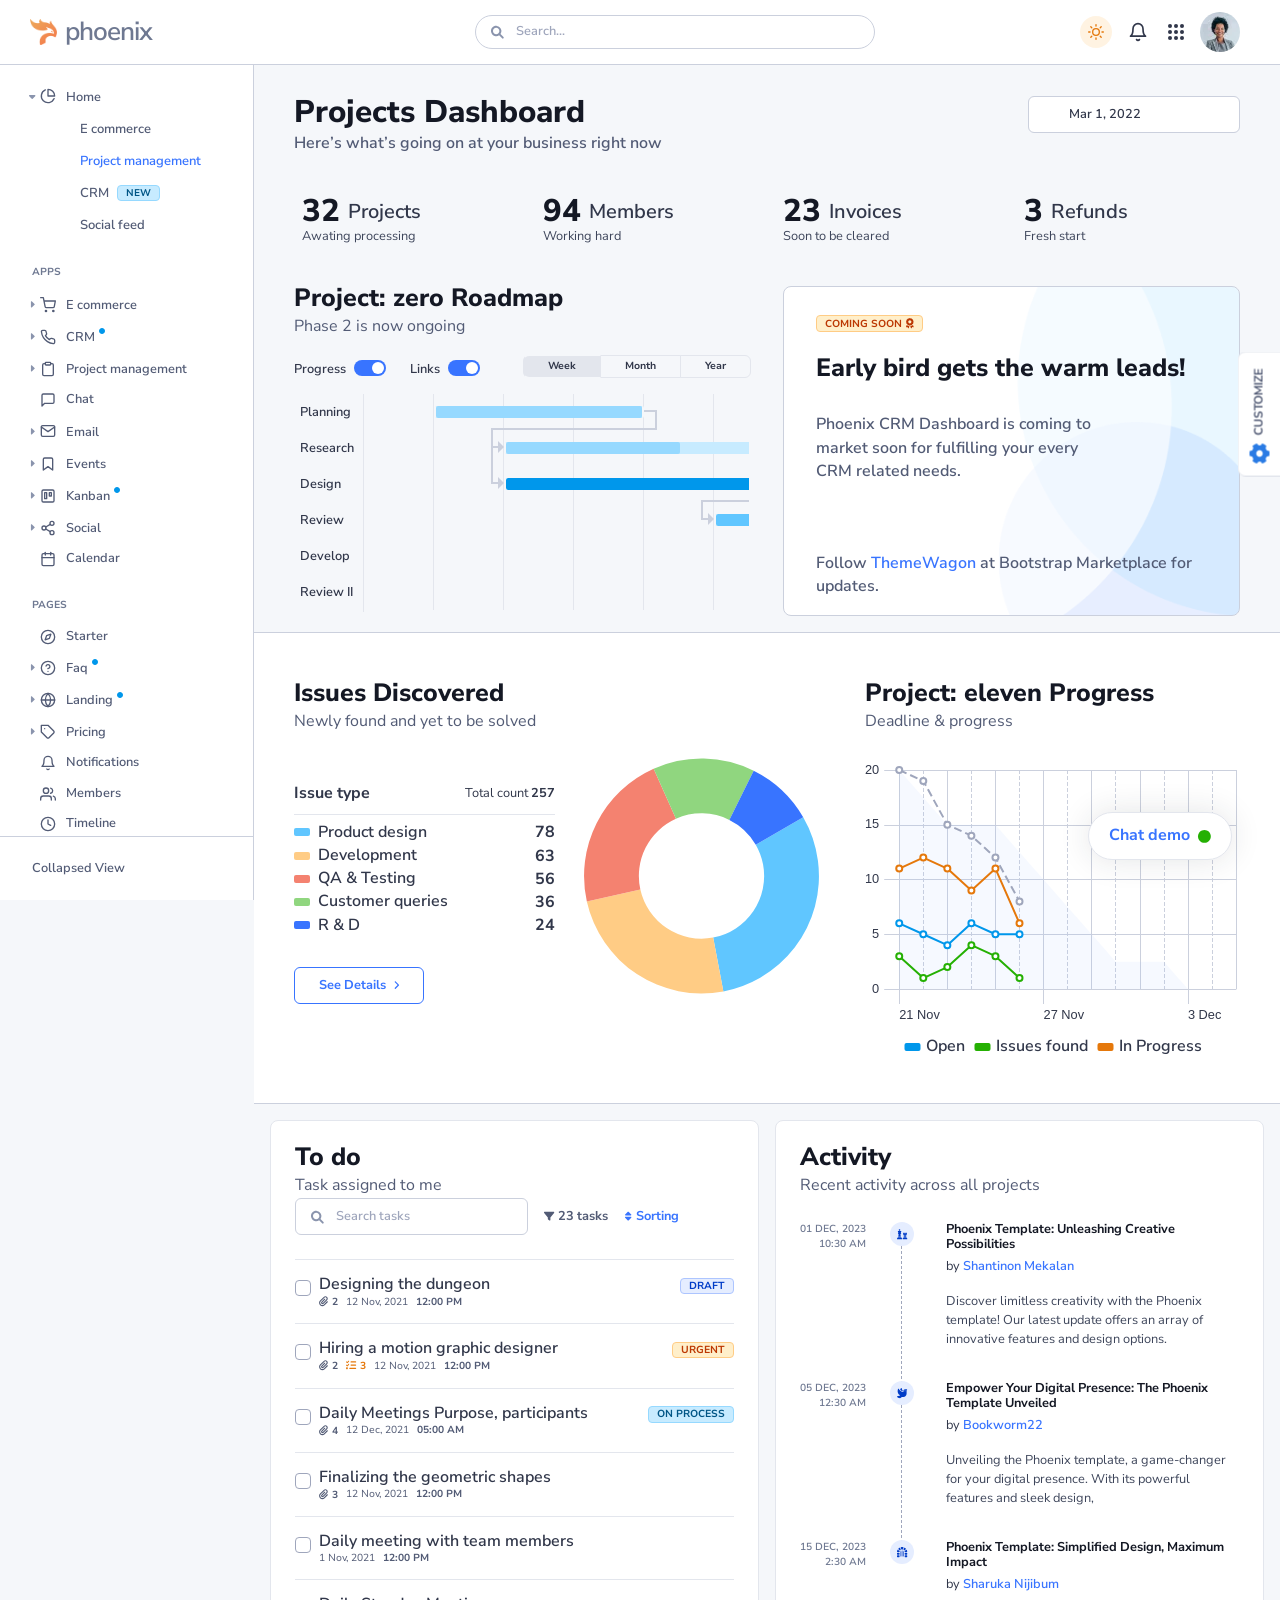
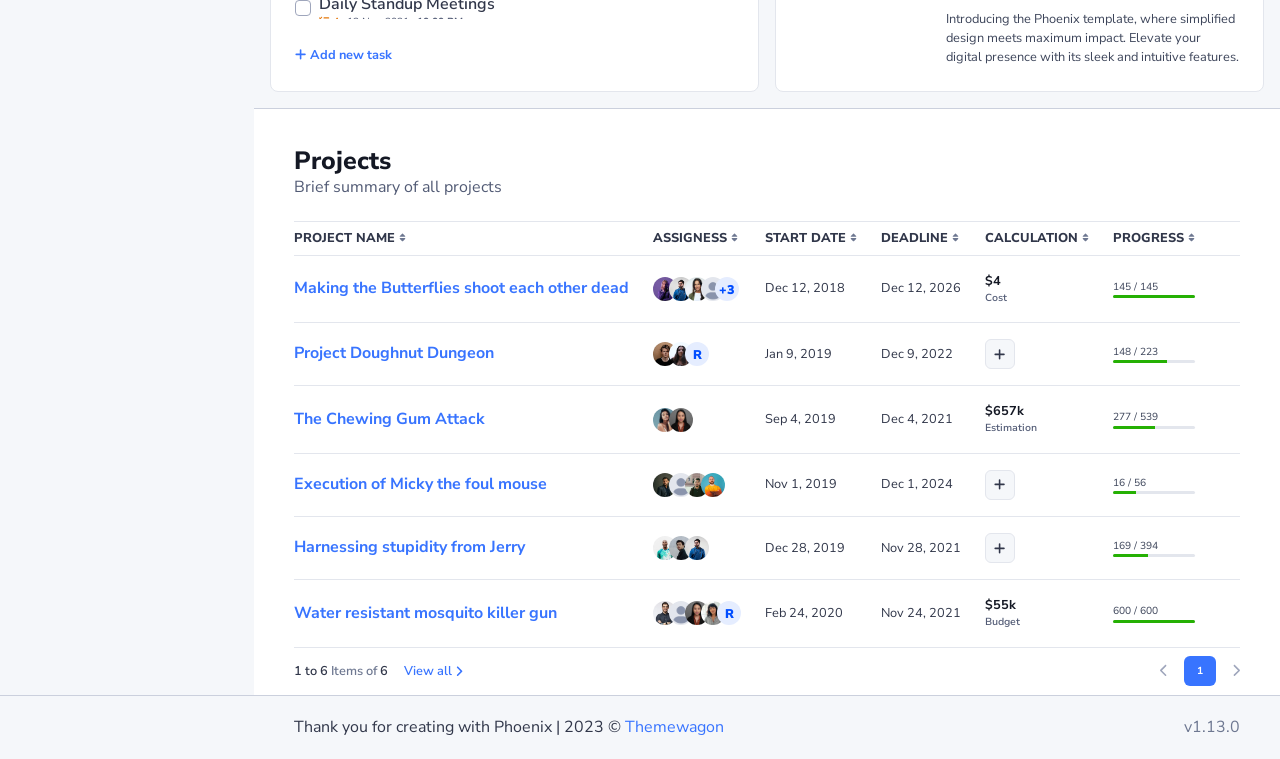
<file: wwwroot/phoenix-v1.13/dashboard/project-management.html>
<!DOCTYPE html>
<html lang="en-US" dir="ltr">

  <head>
    <meta charset="utf-8">
    <meta http-equiv="X-UA-Compatible" content="IE=edge">
    <meta name="viewport" content="width=device-width, initial-scale=1">


    <!-- ===============================================-->
    <!--    Document Title-->
    <!-- ===============================================-->
    <title>Phoenix</title>


    <!-- ===============================================-->
    <!--    Favicons-->
    <!-- ===============================================-->
    <link rel="apple-touch-icon" sizes="180x180" href="../assets/img/favicons/apple-touch-icon.png">
    <link rel="icon" type="image/png" sizes="32x32" href="../assets/img/favicons/favicon-32x32.png">
    <link rel="icon" type="image/png" sizes="16x16" href="../assets/img/favicons/favicon-16x16.png">
    <link rel="shortcut icon" type="image/x-icon" href="../assets/img/favicons/favicon.ico">
    <link rel="manifest" href="../assets/img/favicons/manifest.json">
    <meta name="msapplication-TileImage" content="../assets/img/favicons/mstile-150x150.png">
    <meta name="theme-color" content="#ffffff">
    <script src="../vendors/imagesloaded/imagesloaded.pkgd.min.js"></script>
    <script src="../vendors/simplebar/simplebar.min.js"></script>
    <script src="../assets/js/config.js"></script>


    <!-- ===============================================-->
    <!--    Stylesheets-->
    <!-- ===============================================-->
    <link href="../vendors/choices/choices.min.css" rel="stylesheet">
    <link href="../vendors/dhtmlx-gantt/dhtmlxgantt.css" rel="stylesheet">
    <link href="../vendors/flatpickr/flatpickr.min.css" rel="stylesheet">
    <link rel="preconnect" href="https://fonts.googleapis.com">
    <link rel="preconnect" href="https://fonts.gstatic.com" crossorigin="">
    <link href="https://fonts.googleapis.com/css2?family=Nunito+Sans:wght@300;400;600;700;800;900&amp;display=swap" rel="stylesheet">
    <link href="../vendors/simplebar/simplebar.min.css" rel="stylesheet">
    <link rel="stylesheet" href="https://unicons.iconscout.com/release/v4.0.8/css/line.css">
    <link href="../assets/css/theme-rtl.min.css" type="text/css" rel="stylesheet" id="style-rtl">
    <link href="../assets/css/theme.min.css" type="text/css" rel="stylesheet" id="style-default">
    <link href="../assets/css/user-rtl.min.css" type="text/css" rel="stylesheet" id="user-style-rtl">
    <link href="../assets/css/user.min.css" type="text/css" rel="stylesheet" id="user-style-default">
    <script>
      var phoenixIsRTL = window.config.config.phoenixIsRTL;
      if (phoenixIsRTL) {
        var linkDefault = document.getElementById('style-default');
        var userLinkDefault = document.getElementById('user-style-default');
        linkDefault.setAttribute('disabled', true);
        userLinkDefault.setAttribute('disabled', true);
        document.querySelector('html').setAttribute('dir', 'rtl');
      } else {
        var linkRTL = document.getElementById('style-rtl');
        var userLinkRTL = document.getElementById('user-style-rtl');
        linkRTL.setAttribute('disabled', true);
        userLinkRTL.setAttribute('disabled', true);
      }
    </script>
  </head>


  <body>

    <!-- ===============================================-->
    <!--    Main Content-->
    <!-- ===============================================-->
    <main class="main" id="top">
      <nav class="navbar navbar-vertical navbar-expand-lg">
        <script>
          var navbarStyle = window.config.config.phoenixNavbarStyle;
          if (navbarStyle && navbarStyle !== 'transparent') {
            document.querySelector('body').classList.add(`navbar-${navbarStyle}`);
          }
        </script>
        <div class="collapse navbar-collapse" id="navbarVerticalCollapse">
          <!-- scrollbar removed-->
          <div class="navbar-vertical-content">
            <ul class="navbar-nav flex-column" id="navbarVerticalNav">
              <li class="nav-item">
                <!-- parent pages-->
                <div class="nav-item-wrapper"><a class="nav-link dropdown-indicator label-1" href="#nv-home" role="button" data-bs-toggle="collapse" aria-expanded="true" aria-controls="nv-home">
                    <div class="d-flex align-items-center">
                      <div class="dropdown-indicator-icon"><span class="fas fa-caret-right"></span></div><span class="nav-link-icon"><span data-feather="pie-chart"></span></span><span class="nav-link-text">Home</span>
                    </div>
                  </a>
                  <div class="parent-wrapper label-1">
                    <ul class="nav collapse parent show" data-bs-parent="#navbarVerticalCollapse" id="nv-home">
                      <li class="collapsed-nav-item-title d-none">Home
                      </li>
                      <li class="nav-item"><a class="nav-link" href="../index.html" data-bs-toggle="" aria-expanded="false">
                          <div class="d-flex align-items-center"><span class="nav-link-text">E commerce</span>
                          </div>
                        </a>
                        <!-- more inner pages-->
                      </li>
                      <li class="nav-item"><a class="nav-link active" href="../dashboard/project-management.html" data-bs-toggle="" aria-expanded="false">
                          <div class="d-flex align-items-center"><span class="nav-link-text">Project management</span>
                          </div>
                        </a>
                        <!-- more inner pages-->
                      </li>
                      <li class="nav-item"><a class="nav-link" href="../dashboard/crm.html" data-bs-toggle="" aria-expanded="false">
                          <div class="d-flex align-items-center"><span class="nav-link-text">CRM</span><span class="badge ms-2 badge badge-phoenix badge-phoenix-info ">New</span>
                          </div>
                        </a>
                        <!-- more inner pages-->
                      </li>
                      <li class="nav-item"><a class="nav-link" href="../apps/social/feed.html" data-bs-toggle="" aria-expanded="false">
                          <div class="d-flex align-items-center"><span class="nav-link-text">Social feed</span>
                          </div>
                        </a>
                        <!-- more inner pages-->
                      </li>
                    </ul>
                  </div>
                </div>
              </li>
              <li class="nav-item">
                <!-- label-->
                <p class="navbar-vertical-label">Apps
                </p>
                <hr class="navbar-vertical-line" />
                <!-- parent pages-->
                <div class="nav-item-wrapper"><a class="nav-link dropdown-indicator label-1" href="#nv-e-commerce" role="button" data-bs-toggle="collapse" aria-expanded="false" aria-controls="nv-e-commerce">
                    <div class="d-flex align-items-center">
                      <div class="dropdown-indicator-icon"><span class="fas fa-caret-right"></span></div><span class="nav-link-icon"><span data-feather="shopping-cart"></span></span><span class="nav-link-text">E commerce</span>
                    </div>
                  </a>
                  <div class="parent-wrapper label-1">
                    <ul class="nav collapse parent" data-bs-parent="#navbarVerticalCollapse" id="nv-e-commerce">
                      <li class="collapsed-nav-item-title d-none">E commerce
                      </li>
                      <li class="nav-item"><a class="nav-link dropdown-indicator" href="#nv-admin" data-bs-toggle="collapse" aria-expanded="true" aria-controls="nv-admin">
                          <div class="d-flex align-items-center">
                            <div class="dropdown-indicator-icon"><span class="fas fa-caret-right"></span></div><span class="nav-link-text">Admin</span>
                          </div>
                        </a>
                        <!-- more inner pages-->
                        <div class="parent-wrapper">
                          <ul class="nav collapse parent show" data-bs-parent="#e-commerce" id="nv-admin">
                            <li class="nav-item"><a class="nav-link" href="../apps/e-commerce/admin/add-product.html" data-bs-toggle="" aria-expanded="false">
                                <div class="d-flex align-items-center"><span class="nav-link-text">Add product</span>
                                </div>
                              </a>
                              <!-- more inner pages-->
                            </li>
                            <li class="nav-item"><a class="nav-link" href="../apps/e-commerce/admin/products.html" data-bs-toggle="" aria-expanded="false">
                                <div class="d-flex align-items-center"><span class="nav-link-text">Products</span>
                                </div>
                              </a>
                              <!-- more inner pages-->
                            </li>
                            <li class="nav-item"><a class="nav-link" href="../apps/e-commerce/admin/customers.html" data-bs-toggle="" aria-expanded="false">
                                <div class="d-flex align-items-center"><span class="nav-link-text">Customers</span>
                                </div>
                              </a>
                              <!-- more inner pages-->
                            </li>
                            <li class="nav-item"><a class="nav-link" href="../apps/e-commerce/admin/customer-details.html" data-bs-toggle="" aria-expanded="false">
                                <div class="d-flex align-items-center"><span class="nav-link-text">Customer details</span>
                                </div>
                              </a>
                              <!-- more inner pages-->
                            </li>
                            <li class="nav-item"><a class="nav-link" href="../apps/e-commerce/admin/orders.html" data-bs-toggle="" aria-expanded="false">
                                <div class="d-flex align-items-center"><span class="nav-link-text">Orders</span>
                                </div>
                              </a>
                              <!-- more inner pages-->
                            </li>
                            <li class="nav-item"><a class="nav-link" href="../apps/e-commerce/admin/order-details.html" data-bs-toggle="" aria-expanded="false">
                                <div class="d-flex align-items-center"><span class="nav-link-text">Order details</span>
                                </div>
                              </a>
                              <!-- more inner pages-->
                            </li>
                            <li class="nav-item"><a class="nav-link" href="../apps/e-commerce/admin/refund.html" data-bs-toggle="" aria-expanded="false">
                                <div class="d-flex align-items-center"><span class="nav-link-text">Refund</span>
                                </div>
                              </a>
                              <!-- more inner pages-->
                            </li>
                          </ul>
                        </div>
                      </li>
                      <li class="nav-item"><a class="nav-link dropdown-indicator" href="#nv-customer" data-bs-toggle="collapse" aria-expanded="true" aria-controls="nv-customer">
                          <div class="d-flex align-items-center">
                            <div class="dropdown-indicator-icon"><span class="fas fa-caret-right"></span></div><span class="nav-link-text">Customer</span>
                          </div>
                        </a>
                        <!-- more inner pages-->
                        <div class="parent-wrapper">
                          <ul class="nav collapse parent show" data-bs-parent="#e-commerce" id="nv-customer">
                            <li class="nav-item"><a class="nav-link" href="../apps/e-commerce/landing/homepage.html" data-bs-toggle="" aria-expanded="false">
                                <div class="d-flex align-items-center"><span class="nav-link-text">Homepage</span>
                                </div>
                              </a>
                              <!-- more inner pages-->
                            </li>
                            <li class="nav-item"><a class="nav-link" href="../apps/e-commerce/landing/product-details.html" data-bs-toggle="" aria-expanded="false">
                                <div class="d-flex align-items-center"><span class="nav-link-text">Product details</span>
                                </div>
                              </a>
                              <!-- more inner pages-->
                            </li>
                            <li class="nav-item"><a class="nav-link" href="../apps/e-commerce/landing/products-filter.html" data-bs-toggle="" aria-expanded="false">
                                <div class="d-flex align-items-center"><span class="nav-link-text">Products filter</span>
                                </div>
                              </a>
                              <!-- more inner pages-->
                            </li>
                            <li class="nav-item"><a class="nav-link" href="../apps/e-commerce/landing/cart.html" data-bs-toggle="" aria-expanded="false">
                                <div class="d-flex align-items-center"><span class="nav-link-text">Cart</span>
                                </div>
                              </a>
                              <!-- more inner pages-->
                            </li>
                            <li class="nav-item"><a class="nav-link" href="../apps/e-commerce/landing/checkout.html" data-bs-toggle="" aria-expanded="false">
                                <div class="d-flex align-items-center"><span class="nav-link-text">Checkout</span>
                                </div>
                              </a>
                              <!-- more inner pages-->
                            </li>
                            <li class="nav-item"><a class="nav-link" href="../apps/e-commerce/landing/shipping-info.html" data-bs-toggle="" aria-expanded="false">
                                <div class="d-flex align-items-center"><span class="nav-link-text">Shipping info</span>
                                </div>
                              </a>
                              <!-- more inner pages-->
                            </li>
                            <li class="nav-item"><a class="nav-link" href="../apps/e-commerce/landing/profile.html" data-bs-toggle="" aria-expanded="false">
                                <div class="d-flex align-items-center"><span class="nav-link-text">Profile</span>
                                </div>
                              </a>
                              <!-- more inner pages-->
                            </li>
                            <li class="nav-item"><a class="nav-link" href="../apps/e-commerce/landing/favourite-stores.html" data-bs-toggle="" aria-expanded="false">
                                <div class="d-flex align-items-center"><span class="nav-link-text">Favourite stores</span>
                                </div>
                              </a>
                              <!-- more inner pages-->
                            </li>
                            <li class="nav-item"><a class="nav-link" href="../apps/e-commerce/landing/wishlist.html" data-bs-toggle="" aria-expanded="false">
                                <div class="d-flex align-items-center"><span class="nav-link-text">Wishlist</span>
                                </div>
                              </a>
                              <!-- more inner pages-->
                            </li>
                            <li class="nav-item"><a class="nav-link" href="../apps/e-commerce/landing/order-tracking.html" data-bs-toggle="" aria-expanded="false">
                                <div class="d-flex align-items-center"><span class="nav-link-text">Order tracking</span>
                                </div>
                              </a>
                              <!-- more inner pages-->
                            </li>
                            <li class="nav-item"><a class="nav-link" href="../apps/e-commerce/landing/invoice.html" data-bs-toggle="" aria-expanded="false">
                                <div class="d-flex align-items-center"><span class="nav-link-text">Invoice</span>
                                </div>
                              </a>
                              <!-- more inner pages-->
                            </li>
                          </ul>
                        </div>
                      </li>
                    </ul>
                  </div>
                </div>
                <!-- parent pages-->
                <div class="nav-item-wrapper"><a class="nav-link dropdown-indicator label-1" href="#nv-CRM" role="button" data-bs-toggle="collapse" aria-expanded="false" aria-controls="nv-CRM">
                    <div class="d-flex align-items-center">
                      <div class="dropdown-indicator-icon"><span class="fas fa-caret-right"></span></div><span class="nav-link-icon"><span data-feather="phone"></span></span><span class="nav-link-text">CRM</span><span class="fa-solid fa-circle text-info ms-1 new-page-indicator" style="font-size: 6px"></span>
                    </div>
                  </a>
                  <div class="parent-wrapper label-1">
                    <ul class="nav collapse parent" data-bs-parent="#navbarVerticalCollapse" id="nv-CRM">
                      <li class="collapsed-nav-item-title d-none">CRM
                      </li>
                      <li class="nav-item"><a class="nav-link" href="../apps/crm/analytics.html" data-bs-toggle="" aria-expanded="false">
                          <div class="d-flex align-items-center"><span class="nav-link-text">Analytics</span>
                          </div>
                        </a>
                        <!-- more inner pages-->
                      </li>
                      <li class="nav-item"><a class="nav-link" href="../apps/crm/deals.html" data-bs-toggle="" aria-expanded="false">
                          <div class="d-flex align-items-center"><span class="nav-link-text">Deals</span><span class="badge ms-2 badge badge-phoenix badge-phoenix-info ">New</span>
                          </div>
                        </a>
                        <!-- more inner pages-->
                      </li>
                      <li class="nav-item"><a class="nav-link" href="../apps/crm/deal-details.html" data-bs-toggle="" aria-expanded="false">
                          <div class="d-flex align-items-center"><span class="nav-link-text">Deal details</span>
                          </div>
                        </a>
                        <!-- more inner pages-->
                      </li>
                      <li class="nav-item"><a class="nav-link" href="../apps/crm/leads.html" data-bs-toggle="" aria-expanded="false">
                          <div class="d-flex align-items-center"><span class="nav-link-text">Leads</span>
                          </div>
                        </a>
                        <!-- more inner pages-->
                      </li>
                      <li class="nav-item"><a class="nav-link" href="../apps/crm/lead-details.html" data-bs-toggle="" aria-expanded="false">
                          <div class="d-flex align-items-center"><span class="nav-link-text">Lead details</span>
                          </div>
                        </a>
                        <!-- more inner pages-->
                      </li>
                      <li class="nav-item"><a class="nav-link" href="../apps/crm/reports.html" data-bs-toggle="" aria-expanded="false">
                          <div class="d-flex align-items-center"><span class="nav-link-text">Reports</span>
                          </div>
                        </a>
                        <!-- more inner pages-->
                      </li>
                      <li class="nav-item"><a class="nav-link" href="../apps/crm/reports-details.html" data-bs-toggle="" aria-expanded="false">
                          <div class="d-flex align-items-center"><span class="nav-link-text">Reports details</span><span class="badge ms-2 badge badge-phoenix badge-phoenix-info ">New</span>
                          </div>
                        </a>
                        <!-- more inner pages-->
                      </li>
                      <li class="nav-item"><a class="nav-link" href="../apps/crm/add-contact.html" data-bs-toggle="" aria-expanded="false">
                          <div class="d-flex align-items-center"><span class="nav-link-text">Add contact</span>
                          </div>
                        </a>
                        <!-- more inner pages-->
                      </li>
                    </ul>
                  </div>
                </div>
                <!-- parent pages-->
                <div class="nav-item-wrapper"><a class="nav-link dropdown-indicator label-1" href="#nv-project-management" role="button" data-bs-toggle="collapse" aria-expanded="false" aria-controls="nv-project-management">
                    <div class="d-flex align-items-center">
                      <div class="dropdown-indicator-icon"><span class="fas fa-caret-right"></span></div><span class="nav-link-icon"><span data-feather="clipboard"></span></span><span class="nav-link-text">Project management</span>
                    </div>
                  </a>
                  <div class="parent-wrapper label-1">
                    <ul class="nav collapse parent" data-bs-parent="#navbarVerticalCollapse" id="nv-project-management">
                      <li class="collapsed-nav-item-title d-none">Project management
                      </li>
                      <li class="nav-item"><a class="nav-link" href="../apps/project-management/create-new.html" data-bs-toggle="" aria-expanded="false">
                          <div class="d-flex align-items-center"><span class="nav-link-text">Create new</span>
                          </div>
                        </a>
                        <!-- more inner pages-->
                      </li>
                      <li class="nav-item"><a class="nav-link" href="../apps/project-management/project-list-view.html" data-bs-toggle="" aria-expanded="false">
                          <div class="d-flex align-items-center"><span class="nav-link-text">Project list view</span>
                          </div>
                        </a>
                        <!-- more inner pages-->
                      </li>
                      <li class="nav-item"><a class="nav-link" href="../apps/project-management/project-card-view.html" data-bs-toggle="" aria-expanded="false">
                          <div class="d-flex align-items-center"><span class="nav-link-text">Project card view</span>
                          </div>
                        </a>
                        <!-- more inner pages-->
                      </li>
                      <li class="nav-item"><a class="nav-link" href="../apps/project-management/project-board-view.html" data-bs-toggle="" aria-expanded="false">
                          <div class="d-flex align-items-center"><span class="nav-link-text">Project board view</span>
                          </div>
                        </a>
                        <!-- more inner pages-->
                      </li>
                      <li class="nav-item"><a class="nav-link" href="../apps/project-management/todo-list.html" data-bs-toggle="" aria-expanded="false">
                          <div class="d-flex align-items-center"><span class="nav-link-text">Todo list</span>
                          </div>
                        </a>
                        <!-- more inner pages-->
                      </li>
                      <li class="nav-item"><a class="nav-link" href="../apps/project-management/project-details.html" data-bs-toggle="" aria-expanded="false">
                          <div class="d-flex align-items-center"><span class="nav-link-text">Project details</span>
                          </div>
                        </a>
                        <!-- more inner pages-->
                      </li>
                    </ul>
                  </div>
                </div>
                <!-- parent pages-->
                <div class="nav-item-wrapper"><a class="nav-link label-1" href="../apps/chat.html" role="button" data-bs-toggle="" aria-expanded="false">
                    <div class="d-flex align-items-center"><span class="nav-link-icon"><span data-feather="message-square"></span></span><span class="nav-link-text-wrapper"><span class="nav-link-text">Chat</span></span>
                    </div>
                  </a>
                </div>
                <!-- parent pages-->
                <div class="nav-item-wrapper"><a class="nav-link dropdown-indicator label-1" href="#nv-email" role="button" data-bs-toggle="collapse" aria-expanded="false" aria-controls="nv-email">
                    <div class="d-flex align-items-center">
                      <div class="dropdown-indicator-icon"><span class="fas fa-caret-right"></span></div><span class="nav-link-icon"><span data-feather="mail"></span></span><span class="nav-link-text">Email</span>
                    </div>
                  </a>
                  <div class="parent-wrapper label-1">
                    <ul class="nav collapse parent" data-bs-parent="#navbarVerticalCollapse" id="nv-email">
                      <li class="collapsed-nav-item-title d-none">Email
                      </li>
                      <li class="nav-item"><a class="nav-link" href="../apps/email/inbox.html" data-bs-toggle="" aria-expanded="false">
                          <div class="d-flex align-items-center"><span class="nav-link-text">Inbox</span>
                          </div>
                        </a>
                        <!-- more inner pages-->
                      </li>
                      <li class="nav-item"><a class="nav-link" href="../apps/email/email-detail.html" data-bs-toggle="" aria-expanded="false">
                          <div class="d-flex align-items-center"><span class="nav-link-text">Email detail</span>
                          </div>
                        </a>
                        <!-- more inner pages-->
                      </li>
                      <li class="nav-item"><a class="nav-link" href="../apps/email/compose.html" data-bs-toggle="" aria-expanded="false">
                          <div class="d-flex align-items-center"><span class="nav-link-text">Compose</span>
                          </div>
                        </a>
                        <!-- more inner pages-->
                      </li>
                    </ul>
                  </div>
                </div>
                <!-- parent pages-->
                <div class="nav-item-wrapper"><a class="nav-link dropdown-indicator label-1" href="#nv-events" role="button" data-bs-toggle="collapse" aria-expanded="false" aria-controls="nv-events">
                    <div class="d-flex align-items-center">
                      <div class="dropdown-indicator-icon"><span class="fas fa-caret-right"></span></div><span class="nav-link-icon"><span data-feather="bookmark"></span></span><span class="nav-link-text">Events</span>
                    </div>
                  </a>
                  <div class="parent-wrapper label-1">
                    <ul class="nav collapse parent" data-bs-parent="#navbarVerticalCollapse" id="nv-events">
                      <li class="collapsed-nav-item-title d-none">Events
                      </li>
                      <li class="nav-item"><a class="nav-link" href="../apps/events/create-an-event.html" data-bs-toggle="" aria-expanded="false">
                          <div class="d-flex align-items-center"><span class="nav-link-text">Create an event</span>
                          </div>
                        </a>
                        <!-- more inner pages-->
                      </li>
                      <li class="nav-item"><a class="nav-link" href="../apps/events/event-detail.html" data-bs-toggle="" aria-expanded="false">
                          <div class="d-flex align-items-center"><span class="nav-link-text">Event detail</span>
                          </div>
                        </a>
                        <!-- more inner pages-->
                      </li>
                    </ul>
                  </div>
                </div>
                <!-- parent pages-->
                <div class="nav-item-wrapper"><a class="nav-link dropdown-indicator label-1" href="#nv-kanban" role="button" data-bs-toggle="collapse" aria-expanded="false" aria-controls="nv-kanban">
                    <div class="d-flex align-items-center">
                      <div class="dropdown-indicator-icon"><span class="fas fa-caret-right"></span></div><span class="nav-link-icon"><span data-feather="trello"></span></span><span class="nav-link-text">Kanban</span><span class="fa-solid fa-circle text-info ms-1 new-page-indicator" style="font-size: 6px"></span>
                    </div>
                  </a>
                  <div class="parent-wrapper label-1">
                    <ul class="nav collapse parent" data-bs-parent="#navbarVerticalCollapse" id="nv-kanban">
                      <li class="collapsed-nav-item-title d-none">Kanban
                      </li>
                      <li class="nav-item"><a class="nav-link" href="../apps/kanban/kanban.html" data-bs-toggle="" aria-expanded="false">
                          <div class="d-flex align-items-center"><span class="nav-link-text">Kanban</span>
                          </div>
                        </a>
                        <!-- more inner pages-->
                      </li>
                      <li class="nav-item"><a class="nav-link" href="../apps/kanban/boards.html" data-bs-toggle="" aria-expanded="false">
                          <div class="d-flex align-items-center"><span class="nav-link-text">Boards</span><span class="badge ms-2 badge badge-phoenix badge-phoenix-info ">New</span>
                          </div>
                        </a>
                        <!-- more inner pages-->
                      </li>
                      <li class="nav-item"><a class="nav-link" href="../apps/kanban/create-kanban-board.html" data-bs-toggle="" aria-expanded="false">
                          <div class="d-flex align-items-center"><span class="nav-link-text">Create board</span>
                          </div>
                        </a>
                        <!-- more inner pages-->
                      </li>
                    </ul>
                  </div>
                </div>
                <!-- parent pages-->
                <div class="nav-item-wrapper"><a class="nav-link dropdown-indicator label-1" href="#nv-social" role="button" data-bs-toggle="collapse" aria-expanded="false" aria-controls="nv-social">
                    <div class="d-flex align-items-center">
                      <div class="dropdown-indicator-icon"><span class="fas fa-caret-right"></span></div><span class="nav-link-icon"><span data-feather="share-2"></span></span><span class="nav-link-text">Social</span>
                    </div>
                  </a>
                  <div class="parent-wrapper label-1">
                    <ul class="nav collapse parent" data-bs-parent="#navbarVerticalCollapse" id="nv-social">
                      <li class="collapsed-nav-item-title d-none">Social
                      </li>
                      <li class="nav-item"><a class="nav-link" href="../apps/social/profile.html" data-bs-toggle="" aria-expanded="false">
                          <div class="d-flex align-items-center"><span class="nav-link-text">Profile</span>
                          </div>
                        </a>
                        <!-- more inner pages-->
                      </li>
                      <li class="nav-item"><a class="nav-link" href="../apps/social/settings.html" data-bs-toggle="" aria-expanded="false">
                          <div class="d-flex align-items-center"><span class="nav-link-text">Settings</span>
                          </div>
                        </a>
                        <!-- more inner pages-->
                      </li>
                    </ul>
                  </div>
                </div>
                <!-- parent pages-->
                <div class="nav-item-wrapper"><a class="nav-link label-1" href="../apps/calendar.html" role="button" data-bs-toggle="" aria-expanded="false">
                    <div class="d-flex align-items-center"><span class="nav-link-icon"><span data-feather="calendar"></span></span><span class="nav-link-text-wrapper"><span class="nav-link-text">Calendar</span></span>
                    </div>
                  </a>
                </div>
              </li>
              <li class="nav-item">
                <!-- label-->
                <p class="navbar-vertical-label">Pages
                </p>
                <hr class="navbar-vertical-line" />
                <!-- parent pages-->
                <div class="nav-item-wrapper"><a class="nav-link label-1" href="../pages/starter.html" role="button" data-bs-toggle="" aria-expanded="false">
                    <div class="d-flex align-items-center"><span class="nav-link-icon"><span data-feather="compass"></span></span><span class="nav-link-text-wrapper"><span class="nav-link-text">Starter</span></span>
                    </div>
                  </a>
                </div>
                <!-- parent pages-->
                <div class="nav-item-wrapper"><a class="nav-link dropdown-indicator label-1" href="#nv-faq" role="button" data-bs-toggle="collapse" aria-expanded="false" aria-controls="nv-faq">
                    <div class="d-flex align-items-center">
                      <div class="dropdown-indicator-icon"><span class="fas fa-caret-right"></span></div><span class="nav-link-icon"><span data-feather="help-circle"></span></span><span class="nav-link-text">Faq</span><span class="fa-solid fa-circle text-info ms-1 new-page-indicator" style="font-size: 6px"></span>
                    </div>
                  </a>
                  <div class="parent-wrapper label-1">
                    <ul class="nav collapse parent" data-bs-parent="#navbarVerticalCollapse" id="nv-faq">
                      <li class="collapsed-nav-item-title d-none">Faq
                      </li>
                      <li class="nav-item"><a class="nav-link" href="../pages/faq/faq-accordion.html" data-bs-toggle="" aria-expanded="false">
                          <div class="d-flex align-items-center"><span class="nav-link-text">Faq accordion</span>
                          </div>
                        </a>
                        <!-- more inner pages-->
                      </li>
                      <li class="nav-item"><a class="nav-link" href="../pages/faq/faq-tab.html" data-bs-toggle="" aria-expanded="false">
                          <div class="d-flex align-items-center"><span class="nav-link-text">Faq tab</span><span class="badge ms-2 badge badge-phoenix badge-phoenix-info ">New</span>
                          </div>
                        </a>
                        <!-- more inner pages-->
                      </li>
                    </ul>
                  </div>
                </div>
                <!-- parent pages-->
                <div class="nav-item-wrapper"><a class="nav-link dropdown-indicator label-1" href="#nv-landing" role="button" data-bs-toggle="collapse" aria-expanded="false" aria-controls="nv-landing">
                    <div class="d-flex align-items-center">
                      <div class="dropdown-indicator-icon"><span class="fas fa-caret-right"></span></div><span class="nav-link-icon"><span data-feather="globe"></span></span><span class="nav-link-text">Landing</span><span class="fa-solid fa-circle text-info ms-1 new-page-indicator" style="font-size: 6px"></span>
                    </div>
                  </a>
                  <div class="parent-wrapper label-1">
                    <ul class="nav collapse parent" data-bs-parent="#navbarVerticalCollapse" id="nv-landing">
                      <li class="collapsed-nav-item-title d-none">Landing
                      </li>
                      <li class="nav-item"><a class="nav-link" href="../pages/landing/default.html" data-bs-toggle="" aria-expanded="false">
                          <div class="d-flex align-items-center"><span class="nav-link-text">Default</span>
                          </div>
                        </a>
                        <!-- more inner pages-->
                      </li>
                      <li class="nav-item"><a class="nav-link" href="../pages/landing/alternate.html" data-bs-toggle="" aria-expanded="false">
                          <div class="d-flex align-items-center"><span class="nav-link-text">Alternate</span><span class="badge ms-2 badge badge-phoenix badge-phoenix-info ">New</span>
                          </div>
                        </a>
                        <!-- more inner pages-->
                      </li>
                    </ul>
                  </div>
                </div>
                <!-- parent pages-->
                <div class="nav-item-wrapper"><a class="nav-link dropdown-indicator label-1" href="#nv-pricing" role="button" data-bs-toggle="collapse" aria-expanded="false" aria-controls="nv-pricing">
                    <div class="d-flex align-items-center">
                      <div class="dropdown-indicator-icon"><span class="fas fa-caret-right"></span></div><span class="nav-link-icon"><span data-feather="tag"></span></span><span class="nav-link-text">Pricing</span>
                    </div>
                  </a>
                  <div class="parent-wrapper label-1">
                    <ul class="nav collapse parent" data-bs-parent="#navbarVerticalCollapse" id="nv-pricing">
                      <li class="collapsed-nav-item-title d-none">Pricing
                      </li>
                      <li class="nav-item"><a class="nav-link" href="../pages/pricing/pricing-column.html" data-bs-toggle="" aria-expanded="false">
                          <div class="d-flex align-items-center"><span class="nav-link-text">Pricing column</span>
                          </div>
                        </a>
                        <!-- more inner pages-->
                      </li>
                      <li class="nav-item"><a class="nav-link" href="../pages/pricing/pricing-grid.html" data-bs-toggle="" aria-expanded="false">
                          <div class="d-flex align-items-center"><span class="nav-link-text">Pricing grid</span>
                          </div>
                        </a>
                        <!-- more inner pages-->
                      </li>
                    </ul>
                  </div>
                </div>
                <!-- parent pages-->
                <div class="nav-item-wrapper"><a class="nav-link label-1" href="../pages/notifications.html" role="button" data-bs-toggle="" aria-expanded="false">
                    <div class="d-flex align-items-center"><span class="nav-link-icon"><span data-feather="bell"></span></span><span class="nav-link-text-wrapper"><span class="nav-link-text">Notifications</span></span>
                    </div>
                  </a>
                </div>
                <!-- parent pages-->
                <div class="nav-item-wrapper"><a class="nav-link label-1" href="../pages/members.html" role="button" data-bs-toggle="" aria-expanded="false">
                    <div class="d-flex align-items-center"><span class="nav-link-icon"><span data-feather="users"></span></span><span class="nav-link-text-wrapper"><span class="nav-link-text">Members</span></span>
                    </div>
                  </a>
                </div>
                <!-- parent pages-->
                <div class="nav-item-wrapper"><a class="nav-link label-1" href="../pages/timeline.html" role="button" data-bs-toggle="" aria-expanded="false">
                    <div class="d-flex align-items-center"><span class="nav-link-icon"><span data-feather="clock"></span></span><span class="nav-link-text-wrapper"><span class="nav-link-text">Timeline</span></span>
                    </div>
                  </a>
                </div>
                <!-- parent pages-->
                <div class="nav-item-wrapper"><a class="nav-link dropdown-indicator label-1" href="#nv-errors" role="button" data-bs-toggle="collapse" aria-expanded="false" aria-controls="nv-errors">
                    <div class="d-flex align-items-center">
                      <div class="dropdown-indicator-icon"><span class="fas fa-caret-right"></span></div><span class="nav-link-icon"><span data-feather="alert-triangle"></span></span><span class="nav-link-text">Errors</span><span class="fa-solid fa-circle text-info ms-1 new-page-indicator" style="font-size: 6px"></span>
                    </div>
                  </a>
                  <div class="parent-wrapper label-1">
                    <ul class="nav collapse parent" data-bs-parent="#navbarVerticalCollapse" id="nv-errors">
                      <li class="collapsed-nav-item-title d-none">Errors
                      </li>
                      <li class="nav-item"><a class="nav-link" href="../pages/errors/404.html" data-bs-toggle="" aria-expanded="false">
                          <div class="d-flex align-items-center"><span class="nav-link-text">404</span>
                          </div>
                        </a>
                        <!-- more inner pages-->
                      </li>
                      <li class="nav-item"><a class="nav-link" href="../pages/errors/403.html" data-bs-toggle="" aria-expanded="false">
                          <div class="d-flex align-items-center"><span class="nav-link-text">403</span><span class="badge ms-2 badge badge-phoenix badge-phoenix-info ">New</span>
                          </div>
                        </a>
                        <!-- more inner pages-->
                      </li>
                      <li class="nav-item"><a class="nav-link" href="../pages/errors/500.html" data-bs-toggle="" aria-expanded="false">
                          <div class="d-flex align-items-center"><span class="nav-link-text">500</span>
                          </div>
                        </a>
                        <!-- more inner pages-->
                      </li>
                    </ul>
                  </div>
                </div>
                <!-- parent pages-->
                <div class="nav-item-wrapper"><a class="nav-link dropdown-indicator label-1" href="#nv-authentication" role="button" data-bs-toggle="collapse" aria-expanded="false" aria-controls="nv-authentication">
                    <div class="d-flex align-items-center">
                      <div class="dropdown-indicator-icon"><span class="fas fa-caret-right"></span></div><span class="nav-link-icon"><span data-feather="lock"></span></span><span class="nav-link-text">Authentication</span><span class="fa-solid fa-circle text-info ms-1 new-page-indicator" style="font-size: 6px"></span>
                    </div>
                  </a>
                  <div class="parent-wrapper label-1">
                    <ul class="nav collapse parent" data-bs-parent="#navbarVerticalCollapse" id="nv-authentication">
                      <li class="collapsed-nav-item-title d-none">Authentication
                      </li>
                      <li class="nav-item"><a class="nav-link dropdown-indicator" href="#nv-simple" data-bs-toggle="collapse" aria-expanded="false" aria-controls="nv-simple">
                          <div class="d-flex align-items-center">
                            <div class="dropdown-indicator-icon"><span class="fas fa-caret-right"></span></div><span class="nav-link-text">Simple</span><span class="fa-solid fa-circle text-info ms-1 new-page-indicator" style="font-size: 6px"></span>
                          </div>
                        </a>
                        <!-- more inner pages-->
                        <div class="parent-wrapper">
                          <ul class="nav collapse parent" data-bs-parent="#authentication" id="nv-simple">
                            <li class="nav-item"><a class="nav-link" href="../pages/authentication/simple/sign-in.html" data-bs-toggle="" aria-expanded="false">
                                <div class="d-flex align-items-center"><span class="nav-link-text">Sign in</span>
                                </div>
                              </a>
                              <!-- more inner pages-->
                            </li>
                            <li class="nav-item"><a class="nav-link" href="../pages/authentication/simple/sign-up.html" data-bs-toggle="" aria-expanded="false">
                                <div class="d-flex align-items-center"><span class="nav-link-text">Sign up</span>
                                </div>
                              </a>
                              <!-- more inner pages-->
                            </li>
                            <li class="nav-item"><a class="nav-link" href="../pages/authentication/simple/sign-out.html" data-bs-toggle="" aria-expanded="false">
                                <div class="d-flex align-items-center"><span class="nav-link-text">Sign out</span>
                                </div>
                              </a>
                              <!-- more inner pages-->
                            </li>
                            <li class="nav-item"><a class="nav-link" href="../pages/authentication/simple/forgot-password.html" data-bs-toggle="" aria-expanded="false">
                                <div class="d-flex align-items-center"><span class="nav-link-text">Forgot password</span>
                                </div>
                              </a>
                              <!-- more inner pages-->
                            </li>
                            <li class="nav-item"><a class="nav-link" href="../pages/authentication/simple/reset-password.html" data-bs-toggle="" aria-expanded="false">
                                <div class="d-flex align-items-center"><span class="nav-link-text">Reset password</span>
                                </div>
                              </a>
                              <!-- more inner pages-->
                            </li>
                            <li class="nav-item"><a class="nav-link" href="../pages/authentication/simple/lock-screen.html" data-bs-toggle="" aria-expanded="false">
                                <div class="d-flex align-items-center"><span class="nav-link-text">Lock screen</span>
                                </div>
                              </a>
                              <!-- more inner pages-->
                            </li>
                            <li class="nav-item"><a class="nav-link" href="../pages/authentication/simple/2FA.html" data-bs-toggle="" aria-expanded="false">
                                <div class="d-flex align-items-center"><span class="nav-link-text">2FA</span><span class="badge ms-2 badge badge-phoenix badge-phoenix-info ">New</span>
                                </div>
                              </a>
                              <!-- more inner pages-->
                            </li>
                          </ul>
                        </div>
                      </li>
                      <li class="nav-item"><a class="nav-link dropdown-indicator" href="#nv-split" data-bs-toggle="collapse" aria-expanded="false" aria-controls="nv-split">
                          <div class="d-flex align-items-center">
                            <div class="dropdown-indicator-icon"><span class="fas fa-caret-right"></span></div><span class="nav-link-text">Split</span><span class="fa-solid fa-circle text-info ms-1 new-page-indicator" style="font-size: 6px"></span>
                          </div>
                        </a>
                        <!-- more inner pages-->
                        <div class="parent-wrapper">
                          <ul class="nav collapse parent" data-bs-parent="#authentication" id="nv-split">
                            <li class="nav-item"><a class="nav-link" href="../pages/authentication/split/sign-in.html" data-bs-toggle="" aria-expanded="false">
                                <div class="d-flex align-items-center"><span class="nav-link-text">Sign in</span>
                                </div>
                              </a>
                              <!-- more inner pages-->
                            </li>
                            <li class="nav-item"><a class="nav-link" href="../pages/authentication/split/sign-up.html" data-bs-toggle="" aria-expanded="false">
                                <div class="d-flex align-items-center"><span class="nav-link-text">Sign up</span>
                                </div>
                              </a>
                              <!-- more inner pages-->
                            </li>
                            <li class="nav-item"><a class="nav-link" href="../pages/authentication/split/sign-out.html" data-bs-toggle="" aria-expanded="false">
                                <div class="d-flex align-items-center"><span class="nav-link-text">Sign out</span>
                                </div>
                              </a>
                              <!-- more inner pages-->
                            </li>
                            <li class="nav-item"><a class="nav-link" href="../pages/authentication/split/forgot-password.html" data-bs-toggle="" aria-expanded="false">
                                <div class="d-flex align-items-center"><span class="nav-link-text">Forgot password</span>
                                </div>
                              </a>
                              <!-- more inner pages-->
                            </li>
                            <li class="nav-item"><a class="nav-link" href="../pages/authentication/split/reset-password.html" data-bs-toggle="" aria-expanded="false">
                                <div class="d-flex align-items-center"><span class="nav-link-text">Reset password</span>
                                </div>
                              </a>
                              <!-- more inner pages-->
                            </li>
                            <li class="nav-item"><a class="nav-link" href="../pages/authentication/split/lock-screen.html" data-bs-toggle="" aria-expanded="false">
                                <div class="d-flex align-items-center"><span class="nav-link-text">Lock screen</span>
                                </div>
                              </a>
                              <!-- more inner pages-->
                            </li>
                            <li class="nav-item"><a class="nav-link" href="../pages/authentication/split/2FA.html" data-bs-toggle="" aria-expanded="false">
                                <div class="d-flex align-items-center"><span class="nav-link-text">2FA</span><span class="badge ms-2 badge badge-phoenix badge-phoenix-info ">New</span>
                                </div>
                              </a>
                              <!-- more inner pages-->
                            </li>
                          </ul>
                        </div>
                      </li>
                      <li class="nav-item"><a class="nav-link dropdown-indicator" href="#nv-Card" data-bs-toggle="collapse" aria-expanded="false" aria-controls="nv-Card">
                          <div class="d-flex align-items-center">
                            <div class="dropdown-indicator-icon"><span class="fas fa-caret-right"></span></div><span class="nav-link-text">Card</span><span class="fa-solid fa-circle text-info ms-1 new-page-indicator" style="font-size: 6px"></span>
                          </div>
                        </a>
                        <!-- more inner pages-->
                        <div class="parent-wrapper">
                          <ul class="nav collapse parent" data-bs-parent="#authentication" id="nv-Card">
                            <li class="nav-item"><a class="nav-link" href="../pages/authentication/card/sign-in.html" data-bs-toggle="" aria-expanded="false">
                                <div class="d-flex align-items-center"><span class="nav-link-text">Sign in</span>
                                </div>
                              </a>
                              <!-- more inner pages-->
                            </li>
                            <li class="nav-item"><a class="nav-link" href="../pages/authentication/card/sign-up.html" data-bs-toggle="" aria-expanded="false">
                                <div class="d-flex align-items-center"><span class="nav-link-text">Sign up</span>
                                </div>
                              </a>
                              <!-- more inner pages-->
                            </li>
                            <li class="nav-item"><a class="nav-link" href="../pages/authentication/card/sign-out.html" data-bs-toggle="" aria-expanded="false">
                                <div class="d-flex align-items-center"><span class="nav-link-text">Sign out</span>
                                </div>
                              </a>
                              <!-- more inner pages-->
                            </li>
                            <li class="nav-item"><a class="nav-link" href="../pages/authentication/card/forgot-password.html" data-bs-toggle="" aria-expanded="false">
                                <div class="d-flex align-items-center"><span class="nav-link-text">Forgot password</span>
                                </div>
                              </a>
                              <!-- more inner pages-->
                            </li>
                            <li class="nav-item"><a class="nav-link" href="../pages/authentication/card/reset-password.html" data-bs-toggle="" aria-expanded="false">
                                <div class="d-flex align-items-center"><span class="nav-link-text">Reset password</span>
                                </div>
                              </a>
                              <!-- more inner pages-->
                            </li>
                            <li class="nav-item"><a class="nav-link" href="../pages/authentication/card/lock-screen.html" data-bs-toggle="" aria-expanded="false">
                                <div class="d-flex align-items-center"><span class="nav-link-text">Lock screen</span>
                                </div>
                              </a>
                              <!-- more inner pages-->
                            </li>
                            <li class="nav-item"><a class="nav-link" href="../pages/authentication/card/2FA.html" data-bs-toggle="" aria-expanded="false">
                                <div class="d-flex align-items-center"><span class="nav-link-text">2FA</span><span class="badge ms-2 badge badge-phoenix badge-phoenix-info ">New</span>
                                </div>
                              </a>
                              <!-- more inner pages-->
                            </li>
                          </ul>
                        </div>
                      </li>
                    </ul>
                  </div>
                </div>
                <!-- parent pages-->
                <div class="nav-item-wrapper"><a class="nav-link dropdown-indicator label-1" href="#nv-layouts" role="button" data-bs-toggle="collapse" aria-expanded="false" aria-controls="nv-layouts">
                    <div class="d-flex align-items-center">
                      <div class="dropdown-indicator-icon"><span class="fas fa-caret-right"></span></div><span class="nav-link-icon"><span data-feather="layout"></span></span><span class="nav-link-text">Layouts</span>
                    </div>
                  </a>
                  <div class="parent-wrapper label-1">
                    <ul class="nav collapse parent" data-bs-parent="#navbarVerticalCollapse" id="nv-layouts">
                      <li class="collapsed-nav-item-title d-none">Layouts
                      </li>
                      <li class="nav-item"><a class="nav-link" href="../demo/vertical-sidenav.html" data-bs-toggle="" aria-expanded="false">
                          <div class="d-flex align-items-center"><span class="nav-link-text">Vertical sidenav</span>
                          </div>
                        </a>
                        <!-- more inner pages-->
                      </li>
                      <li class="nav-item"><a class="nav-link" href="../demo/dark-mode.html" data-bs-toggle="" aria-expanded="false">
                          <div class="d-flex align-items-center"><span class="nav-link-text">Dark mode</span>
                          </div>
                        </a>
                        <!-- more inner pages-->
                      </li>
                      <li class="nav-item"><a class="nav-link" href="../demo/sidenav-collapse.html" data-bs-toggle="" aria-expanded="false">
                          <div class="d-flex align-items-center"><span class="nav-link-text">Sidenav collapse</span>
                          </div>
                        </a>
                        <!-- more inner pages-->
                      </li>
                      <li class="nav-item"><a class="nav-link" href="../demo/darknav.html" data-bs-toggle="" aria-expanded="false">
                          <div class="d-flex align-items-center"><span class="nav-link-text">Darknav</span>
                          </div>
                        </a>
                        <!-- more inner pages-->
                      </li>
                      <li class="nav-item"><a class="nav-link" href="../demo/topnav-slim.html" data-bs-toggle="" aria-expanded="false">
                          <div class="d-flex align-items-center"><span class="nav-link-text">Topnav slim</span>
                          </div>
                        </a>
                        <!-- more inner pages-->
                      </li>
                      <li class="nav-item"><a class="nav-link" href="../demo/navbar-top-slim.html" data-bs-toggle="" aria-expanded="false">
                          <div class="d-flex align-items-center"><span class="nav-link-text">Navbar top slim</span>
                          </div>
                        </a>
                        <!-- more inner pages-->
                      </li>
                      <li class="nav-item"><a class="nav-link" href="../demo/navbar-top.html" data-bs-toggle="" aria-expanded="false">
                          <div class="d-flex align-items-center"><span class="nav-link-text">Navbar top</span>
                          </div>
                        </a>
                        <!-- more inner pages-->
                      </li>
                      <li class="nav-item"><a class="nav-link" href="../demo/horizontal-slim.html" data-bs-toggle="" aria-expanded="false">
                          <div class="d-flex align-items-center"><span class="nav-link-text">Horizontal slim</span>
                          </div>
                        </a>
                        <!-- more inner pages-->
                      </li>
                      <li class="nav-item"><a class="nav-link" href="../demo/combo-nav.html" data-bs-toggle="" aria-expanded="false">
                          <div class="d-flex align-items-center"><span class="nav-link-text">Combo nav</span>
                          </div>
                        </a>
                        <!-- more inner pages-->
                      </li>
                      <li class="nav-item"><a class="nav-link" href="../demo/combo-nav-slim.html" data-bs-toggle="" aria-expanded="false">
                          <div class="d-flex align-items-center"><span class="nav-link-text">Combo nav slim</span>
                          </div>
                        </a>
                        <!-- more inner pages-->
                      </li>
                      <li class="nav-item"><a class="nav-link" href="../demo/dual-nav.html" data-bs-toggle="" aria-expanded="false">
                          <div class="d-flex align-items-center"><span class="nav-link-text">Dual nav</span>
                          </div>
                        </a>
                        <!-- more inner pages-->
                      </li>
                    </ul>
                  </div>
                </div>
              </li>
              <li class="nav-item">
                <!-- label-->
                <p class="navbar-vertical-label">Modules
                </p>
                <hr class="navbar-vertical-line" />
                <!-- parent pages-->
                <div class="nav-item-wrapper"><a class="nav-link dropdown-indicator label-1" href="#nv-forms" role="button" data-bs-toggle="collapse" aria-expanded="false" aria-controls="nv-forms">
                    <div class="d-flex align-items-center">
                      <div class="dropdown-indicator-icon"><span class="fas fa-caret-right"></span></div><span class="nav-link-icon"><span data-feather="file-text"></span></span><span class="nav-link-text">Forms</span>
                    </div>
                  </a>
                  <div class="parent-wrapper label-1">
                    <ul class="nav collapse parent" data-bs-parent="#navbarVerticalCollapse" id="nv-forms">
                      <li class="collapsed-nav-item-title d-none">Forms
                      </li>
                      <li class="nav-item"><a class="nav-link dropdown-indicator" href="#nv-basic" data-bs-toggle="collapse" aria-expanded="false" aria-controls="nv-basic">
                          <div class="d-flex align-items-center">
                            <div class="dropdown-indicator-icon"><span class="fas fa-caret-right"></span></div><span class="nav-link-text">Basic</span>
                          </div>
                        </a>
                        <!-- more inner pages-->
                        <div class="parent-wrapper">
                          <ul class="nav collapse parent" data-bs-parent="#forms" id="nv-basic">
                            <li class="nav-item"><a class="nav-link" href="../modules/forms/basic/form-control.html" data-bs-toggle="" aria-expanded="false">
                                <div class="d-flex align-items-center"><span class="nav-link-text">Form control</span>
                                </div>
                              </a>
                              <!-- more inner pages-->
                            </li>
                            <li class="nav-item"><a class="nav-link" href="../modules/forms/basic/input-group.html" data-bs-toggle="" aria-expanded="false">
                                <div class="d-flex align-items-center"><span class="nav-link-text">Input group</span>
                                </div>
                              </a>
                              <!-- more inner pages-->
                            </li>
                            <li class="nav-item"><a class="nav-link" href="../modules/forms/basic/select.html" data-bs-toggle="" aria-expanded="false">
                                <div class="d-flex align-items-center"><span class="nav-link-text">Select</span>
                                </div>
                              </a>
                              <!-- more inner pages-->
                            </li>
                            <li class="nav-item"><a class="nav-link" href="../modules/forms/basic/checks.html" data-bs-toggle="" aria-expanded="false">
                                <div class="d-flex align-items-center"><span class="nav-link-text">Checks</span>
                                </div>
                              </a>
                              <!-- more inner pages-->
                            </li>
                            <li class="nav-item"><a class="nav-link" href="../modules/forms/basic/range.html" data-bs-toggle="" aria-expanded="false">
                                <div class="d-flex align-items-center"><span class="nav-link-text">Range</span>
                                </div>
                              </a>
                              <!-- more inner pages-->
                            </li>
                            <li class="nav-item"><a class="nav-link" href="../modules/forms/basic/floating-labels.html" data-bs-toggle="" aria-expanded="false">
                                <div class="d-flex align-items-center"><span class="nav-link-text">Floating labels</span>
                                </div>
                              </a>
                              <!-- more inner pages-->
                            </li>
                            <li class="nav-item"><a class="nav-link" href="../modules/forms/basic/layout.html" data-bs-toggle="" aria-expanded="false">
                                <div class="d-flex align-items-center"><span class="nav-link-text">Layout</span>
                                </div>
                              </a>
                              <!-- more inner pages-->
                            </li>
                          </ul>
                        </div>
                      </li>
                      <li class="nav-item"><a class="nav-link dropdown-indicator" href="#nv-advance" data-bs-toggle="collapse" aria-expanded="false" aria-controls="nv-advance">
                          <div class="d-flex align-items-center">
                            <div class="dropdown-indicator-icon"><span class="fas fa-caret-right"></span></div><span class="nav-link-text">Advance</span>
                          </div>
                        </a>
                        <!-- more inner pages-->
                        <div class="parent-wrapper">
                          <ul class="nav collapse parent" data-bs-parent="#forms" id="nv-advance">
                            <li class="nav-item"><a class="nav-link" href="../modules/forms/advance/advance-select.html" data-bs-toggle="" aria-expanded="false">
                                <div class="d-flex align-items-center"><span class="nav-link-text">Advance select</span>
                                </div>
                              </a>
                              <!-- more inner pages-->
                            </li>
                            <li class="nav-item"><a class="nav-link" href="../modules/forms/advance/date-picker.html" data-bs-toggle="" aria-expanded="false">
                                <div class="d-flex align-items-center"><span class="nav-link-text">Date picker</span>
                                </div>
                              </a>
                              <!-- more inner pages-->
                            </li>
                            <li class="nav-item"><a class="nav-link" href="../modules/forms/advance/editor.html" data-bs-toggle="" aria-expanded="false">
                                <div class="d-flex align-items-center"><span class="nav-link-text">Editor</span>
                                </div>
                              </a>
                              <!-- more inner pages-->
                            </li>
                            <li class="nav-item"><a class="nav-link" href="../modules/forms/advance/file-uploader.html" data-bs-toggle="" aria-expanded="false">
                                <div class="d-flex align-items-center"><span class="nav-link-text">File uploader</span>
                                </div>
                              </a>
                              <!-- more inner pages-->
                            </li>
                            <li class="nav-item"><a class="nav-link" href="../modules/forms/advance/rating.html" data-bs-toggle="" aria-expanded="false">
                                <div class="d-flex align-items-center"><span class="nav-link-text">Rating</span>
                                </div>
                              </a>
                              <!-- more inner pages-->
                            </li>
                            <li class="nav-item"><a class="nav-link" href="../modules/forms/advance/emoji-button.html" data-bs-toggle="" aria-expanded="false">
                                <div class="d-flex align-items-center"><span class="nav-link-text">Emoji button</span>
                                </div>
                              </a>
                              <!-- more inner pages-->
                            </li>
                          </ul>
                        </div>
                      </li>
                      <li class="nav-item"><a class="nav-link" href="../modules/forms/validation.html" data-bs-toggle="" aria-expanded="false">
                          <div class="d-flex align-items-center"><span class="nav-link-text">Validation</span>
                          </div>
                        </a>
                        <!-- more inner pages-->
                      </li>
                      <li class="nav-item"><a class="nav-link" href="../modules/forms/wizard.html" data-bs-toggle="" aria-expanded="false">
                          <div class="d-flex align-items-center"><span class="nav-link-text">Wizard</span>
                          </div>
                        </a>
                        <!-- more inner pages-->
                      </li>
                    </ul>
                  </div>
                </div>
                <!-- parent pages-->
                <div class="nav-item-wrapper"><a class="nav-link dropdown-indicator label-1" href="#nv-icons" role="button" data-bs-toggle="collapse" aria-expanded="false" aria-controls="nv-icons">
                    <div class="d-flex align-items-center">
                      <div class="dropdown-indicator-icon"><span class="fas fa-caret-right"></span></div><span class="nav-link-icon"><span data-feather="grid"></span></span><span class="nav-link-text">Icons</span>
                    </div>
                  </a>
                  <div class="parent-wrapper label-1">
                    <ul class="nav collapse parent" data-bs-parent="#navbarVerticalCollapse" id="nv-icons">
                      <li class="collapsed-nav-item-title d-none">Icons
                      </li>
                      <li class="nav-item"><a class="nav-link" href="../modules/icons/feather.html" data-bs-toggle="" aria-expanded="false">
                          <div class="d-flex align-items-center"><span class="nav-link-text">Feather</span>
                          </div>
                        </a>
                        <!-- more inner pages-->
                      </li>
                      <li class="nav-item"><a class="nav-link" href="../modules/icons/font-awesome.html" data-bs-toggle="" aria-expanded="false">
                          <div class="d-flex align-items-center"><span class="nav-link-text">Font awesome</span>
                          </div>
                        </a>
                        <!-- more inner pages-->
                      </li>
                      <li class="nav-item"><a class="nav-link" href="../modules/icons/unicons.html" data-bs-toggle="" aria-expanded="false">
                          <div class="d-flex align-items-center"><span class="nav-link-text">Unicons</span>
                          </div>
                        </a>
                        <!-- more inner pages-->
                      </li>
                    </ul>
                  </div>
                </div>
                <!-- parent pages-->
                <div class="nav-item-wrapper"><a class="nav-link dropdown-indicator label-1" href="#nv-tables" role="button" data-bs-toggle="collapse" aria-expanded="false" aria-controls="nv-tables">
                    <div class="d-flex align-items-center">
                      <div class="dropdown-indicator-icon"><span class="fas fa-caret-right"></span></div><span class="nav-link-icon"><span data-feather="columns"></span></span><span class="nav-link-text">Tables</span>
                    </div>
                  </a>
                  <div class="parent-wrapper label-1">
                    <ul class="nav collapse parent" data-bs-parent="#navbarVerticalCollapse" id="nv-tables">
                      <li class="collapsed-nav-item-title d-none">Tables
                      </li>
                      <li class="nav-item"><a class="nav-link" href="../modules/tables/basic-tables.html" data-bs-toggle="" aria-expanded="false">
                          <div class="d-flex align-items-center"><span class="nav-link-text">Basic tables</span>
                          </div>
                        </a>
                        <!-- more inner pages-->
                      </li>
                      <li class="nav-item"><a class="nav-link" href="../modules/tables/advance-tables.html" data-bs-toggle="" aria-expanded="false">
                          <div class="d-flex align-items-center"><span class="nav-link-text">Advance tables</span>
                          </div>
                        </a>
                        <!-- more inner pages-->
                      </li>
                      <li class="nav-item"><a class="nav-link" href="../modules/tables/bulk-select.html" data-bs-toggle="" aria-expanded="false">
                          <div class="d-flex align-items-center"><span class="nav-link-text">Bulk Select</span>
                          </div>
                        </a>
                        <!-- more inner pages-->
                      </li>
                    </ul>
                  </div>
                </div>
                <!-- parent pages-->
                <div class="nav-item-wrapper"><a class="nav-link dropdown-indicator label-1" href="#nv-ECharts" role="button" data-bs-toggle="collapse" aria-expanded="false" aria-controls="nv-ECharts">
                    <div class="d-flex align-items-center">
                      <div class="dropdown-indicator-icon"><span class="fas fa-caret-right"></span></div><span class="nav-link-icon"><span data-feather="bar-chart-2"></span></span><span class="nav-link-text">ECharts</span>
                    </div>
                  </a>
                  <div class="parent-wrapper label-1">
                    <ul class="nav collapse parent" data-bs-parent="#navbarVerticalCollapse" id="nv-ECharts">
                      <li class="collapsed-nav-item-title d-none">ECharts
                      </li>
                      <li class="nav-item"><a class="nav-link" href="../modules/echarts/line-charts.html" data-bs-toggle="" aria-expanded="false">
                          <div class="d-flex align-items-center"><span class="nav-link-text">Line charts</span>
                          </div>
                        </a>
                        <!-- more inner pages-->
                      </li>
                      <li class="nav-item"><a class="nav-link" href="../modules/echarts/bar-charts.html" data-bs-toggle="" aria-expanded="false">
                          <div class="d-flex align-items-center"><span class="nav-link-text">Bar charts</span>
                          </div>
                        </a>
                        <!-- more inner pages-->
                      </li>
                      <li class="nav-item"><a class="nav-link" href="../modules/echarts/candlestick-charts.html" data-bs-toggle="" aria-expanded="false">
                          <div class="d-flex align-items-center"><span class="nav-link-text">Candlestick charts</span>
                          </div>
                        </a>
                        <!-- more inner pages-->
                      </li>
                      <li class="nav-item"><a class="nav-link" href="../modules/echarts/geo-map.html" data-bs-toggle="" aria-expanded="false">
                          <div class="d-flex align-items-center"><span class="nav-link-text">Geo map</span>
                          </div>
                        </a>
                        <!-- more inner pages-->
                      </li>
                      <li class="nav-item"><a class="nav-link" href="../modules/echarts/scatter-charts.html" data-bs-toggle="" aria-expanded="false">
                          <div class="d-flex align-items-center"><span class="nav-link-text">Scatter charts</span>
                          </div>
                        </a>
                        <!-- more inner pages-->
                      </li>
                      <li class="nav-item"><a class="nav-link" href="../modules/echarts/pie-charts.html" data-bs-toggle="" aria-expanded="false">
                          <div class="d-flex align-items-center"><span class="nav-link-text">Pie charts</span>
                          </div>
                        </a>
                        <!-- more inner pages-->
                      </li>
                      <li class="nav-item"><a class="nav-link" href="../modules/echarts/gauge-chart.html" data-bs-toggle="" aria-expanded="false">
                          <div class="d-flex align-items-center"><span class="nav-link-text">Gauge chart</span>
                          </div>
                        </a>
                        <!-- more inner pages-->
                      </li>
                      <li class="nav-item"><a class="nav-link" href="../modules/echarts/radar-charts.html" data-bs-toggle="" aria-expanded="false">
                          <div class="d-flex align-items-center"><span class="nav-link-text">Radar charts</span>
                          </div>
                        </a>
                        <!-- more inner pages-->
                      </li>
                      <li class="nav-item"><a class="nav-link" href="../modules/echarts/heatmap-charts.html" data-bs-toggle="" aria-expanded="false">
                          <div class="d-flex align-items-center"><span class="nav-link-text">Heatmap charts</span>
                          </div>
                        </a>
                        <!-- more inner pages-->
                      </li>
                      <li class="nav-item"><a class="nav-link" href="../modules/echarts/how-to-use.html" data-bs-toggle="" aria-expanded="false">
                          <div class="d-flex align-items-center"><span class="nav-link-text">How to use</span>
                          </div>
                        </a>
                        <!-- more inner pages-->
                      </li>
                    </ul>
                  </div>
                </div>
                <!-- parent pages-->
                <div class="nav-item-wrapper"><a class="nav-link dropdown-indicator label-1" href="#nv-components" role="button" data-bs-toggle="collapse" aria-expanded="false" aria-controls="nv-components">
                    <div class="d-flex align-items-center">
                      <div class="dropdown-indicator-icon"><span class="fas fa-caret-right"></span></div><span class="nav-link-icon"><span data-feather="package"></span></span><span class="nav-link-text">Components</span>
                    </div>
                  </a>
                  <div class="parent-wrapper label-1">
                    <ul class="nav collapse parent" data-bs-parent="#navbarVerticalCollapse" id="nv-components">
                      <li class="collapsed-nav-item-title d-none">Components
                      </li>
                      <li class="nav-item"><a class="nav-link" href="../modules/components/accordion.html" data-bs-toggle="" aria-expanded="false">
                          <div class="d-flex align-items-center"><span class="nav-link-text">Accordion</span>
                          </div>
                        </a>
                        <!-- more inner pages-->
                      </li>
                      <li class="nav-item"><a class="nav-link" href="../modules/components/avatar.html" data-bs-toggle="" aria-expanded="false">
                          <div class="d-flex align-items-center"><span class="nav-link-text">Avatar</span>
                          </div>
                        </a>
                        <!-- more inner pages-->
                      </li>
                      <li class="nav-item"><a class="nav-link" href="../modules/components/alerts.html" data-bs-toggle="" aria-expanded="false">
                          <div class="d-flex align-items-center"><span class="nav-link-text">Alerts</span>
                          </div>
                        </a>
                        <!-- more inner pages-->
                      </li>
                      <li class="nav-item"><a class="nav-link" href="../modules/components/badge.html" data-bs-toggle="" aria-expanded="false">
                          <div class="d-flex align-items-center"><span class="nav-link-text">Badge</span>
                          </div>
                        </a>
                        <!-- more inner pages-->
                      </li>
                      <li class="nav-item"><a class="nav-link" href="../modules/components/breadcrumb.html" data-bs-toggle="" aria-expanded="false">
                          <div class="d-flex align-items-center"><span class="nav-link-text">Breadcrumb</span>
                          </div>
                        </a>
                        <!-- more inner pages-->
                      </li>
                      <li class="nav-item"><a class="nav-link" href="../modules/components/button.html" data-bs-toggle="" aria-expanded="false">
                          <div class="d-flex align-items-center"><span class="nav-link-text">Buttons</span>
                          </div>
                        </a>
                        <!-- more inner pages-->
                      </li>
                      <li class="nav-item"><a class="nav-link" href="../modules/components/calendar.html" data-bs-toggle="" aria-expanded="false">
                          <div class="d-flex align-items-center"><span class="nav-link-text">Calendar</span>
                          </div>
                        </a>
                        <!-- more inner pages-->
                      </li>
                      <li class="nav-item"><a class="nav-link" href="../modules/components/card.html" data-bs-toggle="" aria-expanded="false">
                          <div class="d-flex align-items-center"><span class="nav-link-text">Card</span>
                          </div>
                        </a>
                        <!-- more inner pages-->
                      </li>
                      <li class="nav-item"><a class="nav-link dropdown-indicator" href="#nv-carousel" data-bs-toggle="collapse" aria-expanded="false" aria-controls="nv-carousel">
                          <div class="d-flex align-items-center">
                            <div class="dropdown-indicator-icon"><span class="fas fa-caret-right"></span></div><span class="nav-link-text">Carousel</span>
                          </div>
                        </a>
                        <!-- more inner pages-->
                        <div class="parent-wrapper">
                          <ul class="nav collapse parent" data-bs-parent="#components" id="nv-carousel">
                            <li class="nav-item"><a class="nav-link" href="../modules/components/carousel/bootstrap.html" data-bs-toggle="" aria-expanded="false">
                                <div class="d-flex align-items-center"><span class="nav-link-text">Bootstrap</span>
                                </div>
                              </a>
                              <!-- more inner pages-->
                            </li>
                            <li class="nav-item"><a class="nav-link" href="../modules/components/carousel/swiper.html" data-bs-toggle="" aria-expanded="false">
                                <div class="d-flex align-items-center"><span class="nav-link-text">Swiper</span>
                                </div>
                              </a>
                              <!-- more inner pages-->
                            </li>
                          </ul>
                        </div>
                      </li>
                      <li class="nav-item"><a class="nav-link" href="../modules/components/collapse.html" data-bs-toggle="" aria-expanded="false">
                          <div class="d-flex align-items-center"><span class="nav-link-text">Collapse</span>
                          </div>
                        </a>
                        <!-- more inner pages-->
                      </li>
                      <li class="nav-item"><a class="nav-link" href="../modules/components/dropdown.html" data-bs-toggle="" aria-expanded="false">
                          <div class="d-flex align-items-center"><span class="nav-link-text">Dropdown</span>
                          </div>
                        </a>
                        <!-- more inner pages-->
                      </li>
                      <li class="nav-item"><a class="nav-link" href="../modules/components/list-group.html" data-bs-toggle="" aria-expanded="false">
                          <div class="d-flex align-items-center"><span class="nav-link-text">List group</span>
                          </div>
                        </a>
                        <!-- more inner pages-->
                      </li>
                      <li class="nav-item"><a class="nav-link" href="../modules/components/modal.html" data-bs-toggle="" aria-expanded="false">
                          <div class="d-flex align-items-center"><span class="nav-link-text">Modals</span>
                          </div>
                        </a>
                        <!-- more inner pages-->
                      </li>
                      <li class="nav-item"><a class="nav-link dropdown-indicator" href="#nv-navs-_and_-Tabs" data-bs-toggle="collapse" aria-expanded="false" aria-controls="nv-navs-_and_-Tabs">
                          <div class="d-flex align-items-center">
                            <div class="dropdown-indicator-icon"><span class="fas fa-caret-right"></span></div><span class="nav-link-text">Navs &amp; Tabs</span>
                          </div>
                        </a>
                        <!-- more inner pages-->
                        <div class="parent-wrapper">
                          <ul class="nav collapse parent" data-bs-parent="#components" id="nv-navs-_and_-Tabs">
                            <li class="nav-item"><a class="nav-link" href="../modules/components/navs-and-tabs/navs.html" data-bs-toggle="" aria-expanded="false">
                                <div class="d-flex align-items-center"><span class="nav-link-text">Navs</span>
                                </div>
                              </a>
                              <!-- more inner pages-->
                            </li>
                            <li class="nav-item"><a class="nav-link" href="../modules/components/navs-and-tabs/navbar.html" data-bs-toggle="" aria-expanded="false">
                                <div class="d-flex align-items-center"><span class="nav-link-text">Navbar</span>
                                </div>
                              </a>
                              <!-- more inner pages-->
                            </li>
                            <li class="nav-item"><a class="nav-link" href="../modules/components/navs-and-tabs/tabs.html" data-bs-toggle="" aria-expanded="false">
                                <div class="d-flex align-items-center"><span class="nav-link-text">Tabs</span>
                                </div>
                              </a>
                              <!-- more inner pages-->
                            </li>
                          </ul>
                        </div>
                      </li>
                      <li class="nav-item"><a class="nav-link" href="../modules/components/offcanvas.html" data-bs-toggle="" aria-expanded="false">
                          <div class="d-flex align-items-center"><span class="nav-link-text">Offcanvas</span>
                          </div>
                        </a>
                        <!-- more inner pages-->
                      </li>
                      <li class="nav-item"><a class="nav-link" href="../modules/components/progress-bar.html" data-bs-toggle="" aria-expanded="false">
                          <div class="d-flex align-items-center"><span class="nav-link-text">Progress bar</span>
                          </div>
                        </a>
                        <!-- more inner pages-->
                      </li>
                      <li class="nav-item"><a class="nav-link" href="../modules/components/placeholder.html" data-bs-toggle="" aria-expanded="false">
                          <div class="d-flex align-items-center"><span class="nav-link-text">Placeholder</span>
                          </div>
                        </a>
                        <!-- more inner pages-->
                      </li>
                      <li class="nav-item"><a class="nav-link" href="../modules/components/pagination.html" data-bs-toggle="" aria-expanded="false">
                          <div class="d-flex align-items-center"><span class="nav-link-text">Pagination</span>
                          </div>
                        </a>
                        <!-- more inner pages-->
                      </li>
                      <li class="nav-item"><a class="nav-link" href="../modules/components/popovers.html" data-bs-toggle="" aria-expanded="false">
                          <div class="d-flex align-items-center"><span class="nav-link-text">Popovers</span>
                          </div>
                        </a>
                        <!-- more inner pages-->
                      </li>
                      <li class="nav-item"><a class="nav-link" href="../modules/components/scrollspy.html" data-bs-toggle="" aria-expanded="false">
                          <div class="d-flex align-items-center"><span class="nav-link-text">Scrollspy</span>
                          </div>
                        </a>
                        <!-- more inner pages-->
                      </li>
                      <li class="nav-item"><a class="nav-link" href="../modules/components/sortable.html" data-bs-toggle="" aria-expanded="false">
                          <div class="d-flex align-items-center"><span class="nav-link-text">Sortable</span>
                          </div>
                        </a>
                        <!-- more inner pages-->
                      </li>
                      <li class="nav-item"><a class="nav-link" href="../modules/components/spinners.html" data-bs-toggle="" aria-expanded="false">
                          <div class="d-flex align-items-center"><span class="nav-link-text">Spinners</span>
                          </div>
                        </a>
                        <!-- more inner pages-->
                      </li>
                      <li class="nav-item"><a class="nav-link" href="../modules/components/toast.html" data-bs-toggle="" aria-expanded="false">
                          <div class="d-flex align-items-center"><span class="nav-link-text">Toast</span>
                          </div>
                        </a>
                        <!-- more inner pages-->
                      </li>
                      <li class="nav-item"><a class="nav-link" href="../modules/components/tooltips.html" data-bs-toggle="" aria-expanded="false">
                          <div class="d-flex align-items-center"><span class="nav-link-text">Tooltips</span>
                          </div>
                        </a>
                        <!-- more inner pages-->
                      </li>
                      <li class="nav-item"><a class="nav-link" href="../modules/components/chat-widget.html" data-bs-toggle="" aria-expanded="false">
                          <div class="d-flex align-items-center"><span class="nav-link-text">Chat widget</span>
                          </div>
                        </a>
                        <!-- more inner pages-->
                      </li>
                    </ul>
                  </div>
                </div>
                <!-- parent pages-->
                <div class="nav-item-wrapper"><a class="nav-link dropdown-indicator label-1" href="#nv-utilities" role="button" data-bs-toggle="collapse" aria-expanded="false" aria-controls="nv-utilities">
                    <div class="d-flex align-items-center">
                      <div class="dropdown-indicator-icon"><span class="fas fa-caret-right"></span></div><span class="nav-link-icon"><span data-feather="tool"></span></span><span class="nav-link-text">Utilities</span>
                    </div>
                  </a>
                  <div class="parent-wrapper label-1">
                    <ul class="nav collapse parent" data-bs-parent="#navbarVerticalCollapse" id="nv-utilities">
                      <li class="collapsed-nav-item-title d-none">Utilities
                      </li>
                      <li class="nav-item"><a class="nav-link" href="../modules/utilities/background.html" data-bs-toggle="" aria-expanded="false">
                          <div class="d-flex align-items-center"><span class="nav-link-text">Background</span>
                          </div>
                        </a>
                        <!-- more inner pages-->
                      </li>
                      <li class="nav-item"><a class="nav-link" href="../modules/utilities/borders.html" data-bs-toggle="" aria-expanded="false">
                          <div class="d-flex align-items-center"><span class="nav-link-text">Borders</span>
                          </div>
                        </a>
                        <!-- more inner pages-->
                      </li>
                      <li class="nav-item"><a class="nav-link" href="../modules/utilities/colors.html" data-bs-toggle="" aria-expanded="false">
                          <div class="d-flex align-items-center"><span class="nav-link-text">Colors</span>
                          </div>
                        </a>
                        <!-- more inner pages-->
                      </li>
                      <li class="nav-item"><a class="nav-link" href="../modules/utilities/display.html" data-bs-toggle="" aria-expanded="false">
                          <div class="d-flex align-items-center"><span class="nav-link-text">Display</span>
                          </div>
                        </a>
                        <!-- more inner pages-->
                      </li>
                      <li class="nav-item"><a class="nav-link" href="../modules/utilities/flex.html" data-bs-toggle="" aria-expanded="false">
                          <div class="d-flex align-items-center"><span class="nav-link-text">Flex</span>
                          </div>
                        </a>
                        <!-- more inner pages-->
                      </li>
                      <li class="nav-item"><a class="nav-link" href="../modules/utilities/stacks.html" data-bs-toggle="" aria-expanded="false">
                          <div class="d-flex align-items-center"><span class="nav-link-text">Stacks</span>
                          </div>
                        </a>
                        <!-- more inner pages-->
                      </li>
                      <li class="nav-item"><a class="nav-link" href="../modules/utilities/float.html" data-bs-toggle="" aria-expanded="false">
                          <div class="d-flex align-items-center"><span class="nav-link-text">Float</span>
                          </div>
                        </a>
                        <!-- more inner pages-->
                      </li>
                      <li class="nav-item"><a class="nav-link" href="../modules/utilities/grid.html" data-bs-toggle="" aria-expanded="false">
                          <div class="d-flex align-items-center"><span class="nav-link-text">Grid</span>
                          </div>
                        </a>
                        <!-- more inner pages-->
                      </li>
                      <li class="nav-item"><a class="nav-link" href="../modules/utilities/interactions.html" data-bs-toggle="" aria-expanded="false">
                          <div class="d-flex align-items-center"><span class="nav-link-text">Interactions</span>
                          </div>
                        </a>
                        <!-- more inner pages-->
                      </li>
                      <li class="nav-item"><a class="nav-link" href="../modules/utilities/opacity.html" data-bs-toggle="" aria-expanded="false">
                          <div class="d-flex align-items-center"><span class="nav-link-text">Opacity</span>
                          </div>
                        </a>
                        <!-- more inner pages-->
                      </li>
                      <li class="nav-item"><a class="nav-link" href="../modules/utilities/overflow.html" data-bs-toggle="" aria-expanded="false">
                          <div class="d-flex align-items-center"><span class="nav-link-text">Overflow</span>
                          </div>
                        </a>
                        <!-- more inner pages-->
                      </li>
                      <li class="nav-item"><a class="nav-link" href="../modules/utilities/position.html" data-bs-toggle="" aria-expanded="false">
                          <div class="d-flex align-items-center"><span class="nav-link-text">Position</span>
                          </div>
                        </a>
                        <!-- more inner pages-->
                      </li>
                      <li class="nav-item"><a class="nav-link" href="../modules/utilities/shadows.html" data-bs-toggle="" aria-expanded="false">
                          <div class="d-flex align-items-center"><span class="nav-link-text">Shadows</span>
                          </div>
                        </a>
                        <!-- more inner pages-->
                      </li>
                      <li class="nav-item"><a class="nav-link" href="../modules/utilities/sizing.html" data-bs-toggle="" aria-expanded="false">
                          <div class="d-flex align-items-center"><span class="nav-link-text">Sizing</span>
                          </div>
                        </a>
                        <!-- more inner pages-->
                      </li>
                      <li class="nav-item"><a class="nav-link" href="../modules/utilities/spacing.html" data-bs-toggle="" aria-expanded="false">
                          <div class="d-flex align-items-center"><span class="nav-link-text">Spacing</span>
                          </div>
                        </a>
                        <!-- more inner pages-->
                      </li>
                      <li class="nav-item"><a class="nav-link" href="../modules/utilities/typography.html" data-bs-toggle="" aria-expanded="false">
                          <div class="d-flex align-items-center"><span class="nav-link-text">Typography</span>
                          </div>
                        </a>
                        <!-- more inner pages-->
                      </li>
                      <li class="nav-item"><a class="nav-link" href="../modules/utilities/vertical-align.html" data-bs-toggle="" aria-expanded="false">
                          <div class="d-flex align-items-center"><span class="nav-link-text">Vertical align</span>
                          </div>
                        </a>
                        <!-- more inner pages-->
                      </li>
                      <li class="nav-item"><a class="nav-link" href="../modules/utilities/visibility.html" data-bs-toggle="" aria-expanded="false">
                          <div class="d-flex align-items-center"><span class="nav-link-text">Visibility</span>
                          </div>
                        </a>
                        <!-- more inner pages-->
                      </li>
                    </ul>
                  </div>
                </div>
                <!-- parent pages-->
                <div class="nav-item-wrapper"><a class="nav-link label-1" href="../widgets.html" role="button" data-bs-toggle="" aria-expanded="false">
                    <div class="d-flex align-items-center"><span class="nav-link-icon"><span data-feather="server"></span></span><span class="nav-link-text-wrapper"><span class="nav-link-text">Widgets</span></span><span class="badge ms-2 badge badge-phoenix badge-phoenix-info nav-link-badge">New</span>
                    </div>
                  </a>
                </div>
                <!-- parent pages-->
                <div class="nav-item-wrapper"><a class="nav-link dropdown-indicator label-1" href="#nv-multi-level" role="button" data-bs-toggle="collapse" aria-expanded="false" aria-controls="nv-multi-level">
                    <div class="d-flex align-items-center">
                      <div class="dropdown-indicator-icon"><span class="fas fa-caret-right"></span></div><span class="nav-link-icon"><span data-feather="layers"></span></span><span class="nav-link-text">Multi level</span>
                    </div>
                  </a>
                  <div class="parent-wrapper label-1">
                    <ul class="nav collapse parent" data-bs-parent="#navbarVerticalCollapse" id="nv-multi-level">
                      <li class="collapsed-nav-item-title d-none">Multi level
                      </li>
                      <li class="nav-item"><a class="nav-link dropdown-indicator" href="#nv-level-two" data-bs-toggle="collapse" aria-expanded="false" aria-controls="nv-level-two">
                          <div class="d-flex align-items-center">
                            <div class="dropdown-indicator-icon"><span class="fas fa-caret-right"></span></div><span class="nav-link-text">Level two</span>
                          </div>
                        </a>
                        <!-- more inner pages-->
                        <div class="parent-wrapper">
                          <ul class="nav collapse parent" data-bs-parent="#multi-level" id="nv-level-two">
                            <li class="nav-item"><a class="nav-link" href="../#!.html" data-bs-toggle="" aria-expanded="false">
                                <div class="d-flex align-items-center"><span class="nav-link-text">Item 1</span>
                                </div>
                              </a>
                              <!-- more inner pages-->
                            </li>
                            <li class="nav-item"><a class="nav-link" href="../#!.html" data-bs-toggle="" aria-expanded="false">
                                <div class="d-flex align-items-center"><span class="nav-link-text">Item 2</span>
                                </div>
                              </a>
                              <!-- more inner pages-->
                            </li>
                          </ul>
                        </div>
                      </li>
                      <li class="nav-item"><a class="nav-link dropdown-indicator" href="#nv-level-three" data-bs-toggle="collapse" aria-expanded="false" aria-controls="nv-level-three">
                          <div class="d-flex align-items-center">
                            <div class="dropdown-indicator-icon"><span class="fas fa-caret-right"></span></div><span class="nav-link-text">Level three</span>
                          </div>
                        </a>
                        <!-- more inner pages-->
                        <div class="parent-wrapper">
                          <ul class="nav collapse parent" data-bs-parent="#multi-level" id="nv-level-three">
                            <li class="nav-item"><a class="nav-link" href="../#!.html" data-bs-toggle="" aria-expanded="false">
                                <div class="d-flex align-items-center"><span class="nav-link-text">Item 3</span>
                                </div>
                              </a>
                              <!-- more inner pages-->
                            </li>
                            <li class="nav-item"><a class="nav-link dropdown-indicator" href="#nv-item-4" data-bs-toggle="collapse" aria-expanded="false" aria-controls="nv-item-4">
                                <div class="d-flex align-items-center">
                                  <div class="dropdown-indicator-icon"><span class="fas fa-caret-right"></span></div><span class="nav-link-text">Item 4</span>
                                </div>
                              </a>
                              <!-- more inner pages-->
                              <div class="parent-wrapper">
                                <ul class="nav collapse parent" data-bs-parent="#level-three" id="nv-item-4">
                                  <li class="nav-item"><a class="nav-link" href="../#!.html" data-bs-toggle="" aria-expanded="false">
                                      <div class="d-flex align-items-center"><span class="nav-link-text">Item 5</span>
                                      </div>
                                    </a>
                                    <!-- more inner pages-->
                                  </li>
                                  <li class="nav-item"><a class="nav-link" href="../#!.html" data-bs-toggle="" aria-expanded="false">
                                      <div class="d-flex align-items-center"><span class="nav-link-text">Item 6</span>
                                      </div>
                                    </a>
                                    <!-- more inner pages-->
                                  </li>
                                </ul>
                              </div>
                            </li>
                          </ul>
                        </div>
                      </li>
                      <li class="nav-item"><a class="nav-link dropdown-indicator" href="#nv-level-four" data-bs-toggle="collapse" aria-expanded="false" aria-controls="nv-level-four">
                          <div class="d-flex align-items-center">
                            <div class="dropdown-indicator-icon"><span class="fas fa-caret-right"></span></div><span class="nav-link-text">Level four</span>
                          </div>
                        </a>
                        <!-- more inner pages-->
                        <div class="parent-wrapper">
                          <ul class="nav collapse parent" data-bs-parent="#multi-level" id="nv-level-four">
                            <li class="nav-item"><a class="nav-link" href="../#!.html" data-bs-toggle="" aria-expanded="false">
                                <div class="d-flex align-items-center"><span class="nav-link-text">Item 6</span>
                                </div>
                              </a>
                              <!-- more inner pages-->
                            </li>
                            <li class="nav-item"><a class="nav-link dropdown-indicator" href="#nv-item-7" data-bs-toggle="collapse" aria-expanded="false" aria-controls="nv-item-7">
                                <div class="d-flex align-items-center">
                                  <div class="dropdown-indicator-icon"><span class="fas fa-caret-right"></span></div><span class="nav-link-text">Item 7</span>
                                </div>
                              </a>
                              <!-- more inner pages-->
                              <div class="parent-wrapper">
                                <ul class="nav collapse parent" data-bs-parent="#level-four" id="nv-item-7">
                                  <li class="nav-item"><a class="nav-link" href="../#!.html" data-bs-toggle="" aria-expanded="false">
                                      <div class="d-flex align-items-center"><span class="nav-link-text">Item 8</span>
                                      </div>
                                    </a>
                                    <!-- more inner pages-->
                                  </li>
                                  <li class="nav-item"><a class="nav-link dropdown-indicator" href="#nv-item-9" data-bs-toggle="collapse" aria-expanded="false" aria-controls="nv-item-9">
                                      <div class="d-flex align-items-center">
                                        <div class="dropdown-indicator-icon"><span class="fas fa-caret-right"></span></div><span class="nav-link-text">Item 9</span>
                                      </div>
                                    </a>
                                    <!-- more inner pages-->
                                    <div class="parent-wrapper">
                                      <ul class="nav collapse parent" data-bs-parent="#item-7" id="nv-item-9">
                                        <li class="nav-item"><a class="nav-link" href="../#!.html" data-bs-toggle="" aria-expanded="false">
                                            <div class="d-flex align-items-center"><span class="nav-link-text">Item 10</span>
                                            </div>
                                          </a>
                                          <!-- more inner pages-->
                                        </li>
                                        <li class="nav-item"><a class="nav-link" href="../#!.html" data-bs-toggle="" aria-expanded="false">
                                            <div class="d-flex align-items-center"><span class="nav-link-text">Item 11</span>
                                            </div>
                                          </a>
                                          <!-- more inner pages-->
                                        </li>
                                      </ul>
                                    </div>
                                  </li>
                                </ul>
                              </div>
                            </li>
                          </ul>
                        </div>
                      </li>
                    </ul>
                  </div>
                </div>
              </li>
              <li class="nav-item">
                <!-- label-->
                <p class="navbar-vertical-label">Documentation
                </p>
                <hr class="navbar-vertical-line" />
                <!-- parent pages-->
                <div class="nav-item-wrapper"><a class="nav-link label-1" href="../documentation/getting-started.html" role="button" data-bs-toggle="" aria-expanded="false">
                    <div class="d-flex align-items-center"><span class="nav-link-icon"><span data-feather="life-buoy"></span></span><span class="nav-link-text-wrapper"><span class="nav-link-text">Getting started</span></span>
                    </div>
                  </a>
                </div>
                <!-- parent pages-->
                <div class="nav-item-wrapper"><a class="nav-link dropdown-indicator label-1" href="#nv-customization" role="button" data-bs-toggle="collapse" aria-expanded="false" aria-controls="nv-customization">
                    <div class="d-flex align-items-center">
                      <div class="dropdown-indicator-icon"><span class="fas fa-caret-right"></span></div><span class="nav-link-icon"><span data-feather="settings"></span></span><span class="nav-link-text">Customization</span>
                    </div>
                  </a>
                  <div class="parent-wrapper label-1">
                    <ul class="nav collapse parent" data-bs-parent="#navbarVerticalCollapse" id="nv-customization">
                      <li class="collapsed-nav-item-title d-none">Customization
                      </li>
                      <li class="nav-item"><a class="nav-link" href="../documentation/customization/configuration.html" data-bs-toggle="" aria-expanded="false">
                          <div class="d-flex align-items-center"><span class="nav-link-text">Configuration</span>
                          </div>
                        </a>
                        <!-- more inner pages-->
                      </li>
                      <li class="nav-item"><a class="nav-link" href="../documentation/customization/styling.html" data-bs-toggle="" aria-expanded="false">
                          <div class="d-flex align-items-center"><span class="nav-link-text">Styling</span>
                          </div>
                        </a>
                        <!-- more inner pages-->
                      </li>
                      <li class="nav-item"><a class="nav-link" href="../documentation/customization/dark-mode.html" data-bs-toggle="" aria-expanded="false">
                          <div class="d-flex align-items-center"><span class="nav-link-text">Dark mode</span>
                          </div>
                        </a>
                        <!-- more inner pages-->
                      </li>
                      <li class="nav-item"><a class="nav-link" href="../documentation/customization/plugin.html" data-bs-toggle="" aria-expanded="false">
                          <div class="d-flex align-items-center"><span class="nav-link-text">Plugin</span>
                          </div>
                        </a>
                        <!-- more inner pages-->
                      </li>
                    </ul>
                  </div>
                </div>
                <!-- parent pages-->
                <div class="nav-item-wrapper"><a class="nav-link dropdown-indicator label-1" href="#nv-layouts-doc" role="button" data-bs-toggle="collapse" aria-expanded="false" aria-controls="nv-layouts-doc">
                    <div class="d-flex align-items-center">
                      <div class="dropdown-indicator-icon"><span class="fas fa-caret-right"></span></div><span class="nav-link-icon"><span data-feather="table"></span></span><span class="nav-link-text">Layouts doc</span>
                    </div>
                  </a>
                  <div class="parent-wrapper label-1">
                    <ul class="nav collapse parent" data-bs-parent="#navbarVerticalCollapse" id="nv-layouts-doc">
                      <li class="collapsed-nav-item-title d-none">Layouts doc
                      </li>
                      <li class="nav-item"><a class="nav-link" href="../documentation/layouts/vertical-navbar.html" data-bs-toggle="" aria-expanded="false">
                          <div class="d-flex align-items-center"><span class="nav-link-text">Vertical navbar</span>
                          </div>
                        </a>
                        <!-- more inner pages-->
                      </li>
                      <li class="nav-item"><a class="nav-link" href="../documentation/layouts/horizontal-navbar.html" data-bs-toggle="" aria-expanded="false">
                          <div class="d-flex align-items-center"><span class="nav-link-text">Horizontal navbar</span>
                          </div>
                        </a>
                        <!-- more inner pages-->
                      </li>
                      <li class="nav-item"><a class="nav-link" href="../documentation/layouts/combo-navbar.html" data-bs-toggle="" aria-expanded="false">
                          <div class="d-flex align-items-center"><span class="nav-link-text">Combo navbar</span>
                          </div>
                        </a>
                        <!-- more inner pages-->
                      </li>
                      <li class="nav-item"><a class="nav-link" href="../documentation/layouts/dual-nav.html" data-bs-toggle="" aria-expanded="false">
                          <div class="d-flex align-items-center"><span class="nav-link-text">Dual nav</span>
                          </div>
                        </a>
                        <!-- more inner pages-->
                      </li>
                    </ul>
                  </div>
                </div>
                <!-- parent pages-->
                <div class="nav-item-wrapper"><a class="nav-link label-1" href="../documentation/gulp.html" role="button" data-bs-toggle="" aria-expanded="false">
                    <div class="d-flex align-items-center"><span class="nav-link-icon"><span class="fa-brands fa-gulp ms-1 me-1 fa-lg"></span></span><span class="nav-link-text-wrapper"><span class="nav-link-text">Gulp</span></span>
                    </div>
                  </a>
                </div>
                <!-- parent pages-->
                <div class="nav-item-wrapper"><a class="nav-link label-1" href="../documentation/design-file.html" role="button" data-bs-toggle="" aria-expanded="false">
                    <div class="d-flex align-items-center"><span class="nav-link-icon"><span data-feather="figma"></span></span><span class="nav-link-text-wrapper"><span class="nav-link-text">Design file</span></span>
                    </div>
                  </a>
                </div>
                <!-- parent pages-->
                <div class="nav-item-wrapper"><a class="nav-link label-1" href="../changelog.html" role="button" data-bs-toggle="" aria-expanded="false">
                    <div class="d-flex align-items-center"><span class="nav-link-icon"><span data-feather="git-merge"></span></span><span class="nav-link-text-wrapper"><span class="nav-link-text">Changelog</span></span>
                    </div>
                  </a>
                </div>
                <!-- parent pages-->
                <div class="nav-item-wrapper"><a class="nav-link label-1" href="../showcase.html" role="button" data-bs-toggle="" aria-expanded="false">
                    <div class="d-flex align-items-center"><span class="nav-link-icon"><span data-feather="monitor"></span></span><span class="nav-link-text-wrapper"><span class="nav-link-text">Showcase</span></span>
                    </div>
                  </a>
                </div>
              </li>
            </ul>
          </div>
        </div>
        <div class="navbar-vertical-footer">
          <button class="btn navbar-vertical-toggle border-0 fw-semi-bold w-100 white-space-nowrap d-flex align-items-center"><span class="uil uil-left-arrow-to-left fs-0"></span><span class="uil uil-arrow-from-right fs-0"></span><span class="navbar-vertical-footer-text ms-2">Collapsed View</span></button>
        </div>
      </nav>
      <nav class="navbar navbar-top fixed-top navbar-expand" id="navbarDefault">
        <div class="collapse navbar-collapse justify-content-between">
          <div class="navbar-logo">

            <button class="btn navbar-toggler navbar-toggler-humburger-icon hover-bg-transparent" type="button" data-bs-toggle="collapse" data-bs-target="#navbarVerticalCollapse" aria-controls="navbarVerticalCollapse" aria-expanded="false" aria-label="Toggle Navigation"><span class="navbar-toggle-icon"><span class="toggle-line"></span></span></button>
            <a class="navbar-brand me-1 me-sm-3" href="../index.html">
              <div class="d-flex align-items-center">
                <div class="d-flex align-items-center"><img src="../assets/img/icons/logo.png" alt="phoenix" width="27" />
                  <p class="logo-text ms-2 d-none d-sm-block">phoenix</p>
                </div>
              </div>
            </a>
          </div>
          <div class="search-box navbar-top-search-box d-none d-lg-block" data-list='{"valueNames":["title"]}' style="width:25rem;">
            <form class="position-relative" data-bs-toggle="search" data-bs-display="static">
              <input class="form-control search-input fuzzy-search rounded-pill form-control-sm" type="search" placeholder="Search..." aria-label="Search" />
              <span class="fas fa-search search-box-icon"></span>

            </form>
            <div class="btn-close position-absolute end-0 top-50 translate-middle cursor-pointer shadow-none" data-bs-dismiss="search">
              <button class="btn btn-link btn-close-falcon p-0" aria-label="Close"></button>
            </div>
            <div class="dropdown-menu border border-300 font-base start-0 py-0 overflow-hidden w-100">
              <div class="scrollbar-overlay" style="max-height: 30rem;">
                <div class="list pb-3">
                  <h6 class="dropdown-header text-1000 fs--2 py-2">24 <span class="text-500">results</span></h6>
                  <hr class="text-200 my-0" />
                  <h6 class="dropdown-header text-1000 fs--1 border-bottom border-200 py-2 lh-sm">Recently Searched </h6>
                  <div class="py-2"><a class="dropdown-item" href="../apps/e-commerce/landing/product-details.html">
                      <div class="d-flex align-items-center">

                        <div class="fw-normal text-1000 title"><span class="fa-solid fa-clock-rotate-left" data-fa-transform="shrink-2"></span> Store Macbook</div>
                      </div>
                    </a>
                    <a class="dropdown-item" href="../apps/e-commerce/landing/product-details.html">
                      <div class="d-flex align-items-center">

                        <div class="fw-normal text-1000 title"> <span class="fa-solid fa-clock-rotate-left" data-fa-transform="shrink-2"></span> MacBook Air - 13″</div>
                      </div>
                    </a>

                  </div>
                  <hr class="text-200 my-0" />
                  <h6 class="dropdown-header text-1000 fs--1 border-bottom border-200 py-2 lh-sm">Products</h6>
                  <div class="py-2"><a class="dropdown-item py-2 d-flex align-items-center" href="../apps/e-commerce/landing/product-details.html">
                      <div class="file-thumbnail me-2"><img class="h-100 w-100 fit-cover rounded-3" src="../assets/img/products/60x60/3.png" alt="" /></div>
                      <div class="flex-1">
                        <h6 class="mb-0 text-1000 title">MacBook Air - 13″</h6>
                        <p class="fs--2 mb-0 d-flex text-700"><span class="fw-medium text-600">8GB Memory - 1.6GHz - 128GB Storage</span></p>
                      </div>
                    </a>
                    <a class="dropdown-item py-2 d-flex align-items-center" href="../apps/e-commerce/landing/product-details.html">
                      <div class="file-thumbnail me-2"><img class="img-fluid" src="../assets/img/products/60x60/3.png" alt="" /></div>
                      <div class="flex-1">
                        <h6 class="mb-0 text-1000 title">MacBook Pro - 13″</h6>
                        <p class="fs--2 mb-0 d-flex text-700"><span class="fw-medium text-600 ms-2">30 Sep at 12:30 PM</span></p>
                      </div>
                    </a>

                  </div>
                  <hr class="text-200 my-0" />
                  <h6 class="dropdown-header text-1000 fs--1 border-bottom border-200 py-2 lh-sm">Quick Links</h6>
                  <div class="py-2"><a class="dropdown-item" href="../apps/e-commerce/landing/product-details.html">
                      <div class="d-flex align-items-center">

                        <div class="fw-normal text-1000 title"><span class="fa-solid fa-link text-900" data-fa-transform="shrink-2"></span> Support MacBook House</div>
                      </div>
                    </a>
                    <a class="dropdown-item" href="../apps/e-commerce/landing/product-details.html">
                      <div class="d-flex align-items-center">

                        <div class="fw-normal text-1000 title"> <span class="fa-solid fa-link text-900" data-fa-transform="shrink-2"></span> Store MacBook″</div>
                      </div>
                    </a>

                  </div>
                  <hr class="text-200 my-0" />
                  <h6 class="dropdown-header text-1000 fs--1 border-bottom border-200 py-2 lh-sm">Files</h6>
                  <div class="py-2"><a class="dropdown-item" href="../apps/e-commerce/landing/product-details.html">
                      <div class="d-flex align-items-center">

                        <div class="fw-normal text-1000 title"><span class="fa-solid fa-file-zipper text-900" data-fa-transform="shrink-2"></span> Library MacBook folder.rar</div>
                      </div>
                    </a>
                    <a class="dropdown-item" href="../apps/e-commerce/landing/product-details.html">
                      <div class="d-flex align-items-center">

                        <div class="fw-normal text-1000 title"> <span class="fa-solid fa-file-lines text-900" data-fa-transform="shrink-2"></span> Feature MacBook extensions.txt</div>
                      </div>
                    </a>
                    <a class="dropdown-item" href="../apps/e-commerce/landing/product-details.html">
                      <div class="d-flex align-items-center">

                        <div class="fw-normal text-1000 title"> <span class="fa-solid fa-image text-900" data-fa-transform="shrink-2"></span> MacBook Pro_13.jpg</div>
                      </div>
                    </a>

                  </div>
                  <hr class="text-200 my-0" />
                  <h6 class="dropdown-header text-1000 fs--1 border-bottom border-200 py-2 lh-sm">Members</h6>
                  <div class="py-2"><a class="dropdown-item py-2 d-flex align-items-center" href="../pages/members.html">
                      <div class="avatar avatar-l status-online  me-2 text-900">
                        <img class="rounded-circle " src="../assets/img/team/40x40/10.webp" alt="" />

                      </div>
                      <div class="flex-1">
                        <h6 class="mb-0 text-1000 title">Carry Anna</h6>
                        <p class="fs--2 mb-0 d-flex text-700">anna@technext.it</p>
                      </div>
                    </a>
                    <a class="dropdown-item py-2 d-flex align-items-center" href="../pages/members.html">
                      <div class="avatar avatar-l  me-2 text-900">
                        <img class="rounded-circle " src="../assets/img/team/40x40/12.webp" alt="" />

                      </div>
                      <div class="flex-1">
                        <h6 class="mb-0 text-1000 title">John Smith</h6>
                        <p class="fs--2 mb-0 d-flex text-700">smith@technext.it</p>
                      </div>
                    </a>

                  </div>
                  <hr class="text-200 my-0" />
                  <h6 class="dropdown-header text-1000 fs--1 border-bottom border-200 py-2 lh-sm">Related Searches</h6>
                  <div class="py-2"><a class="dropdown-item" href="../apps/e-commerce/landing/product-details.html">
                      <div class="d-flex align-items-center">

                        <div class="fw-normal text-1000 title"><span class="fa-brands fa-firefox-browser text-900" data-fa-transform="shrink-2"></span> Search in the Web MacBook</div>
                      </div>
                    </a>
                    <a class="dropdown-item" href="../apps/e-commerce/landing/product-details.html">
                      <div class="d-flex align-items-center">

                        <div class="fw-normal text-1000 title"> <span class="fa-brands fa-chrome text-900" data-fa-transform="shrink-2"></span> Store MacBook″</div>
                      </div>
                    </a>

                  </div>
                </div>
                <div class="text-center">
                  <p class="fallback fw-bold fs-1 d-none">No Result Found.</p>
                </div>
              </div>
            </div>
          </div>
          <ul class="navbar-nav navbar-nav-icons flex-row">
            <li class="nav-item">
              <div class="theme-control-toggle fa-icon-wait px-2">
                <input class="form-check-input ms-0 theme-control-toggle-input" type="checkbox" data-theme-control="phoenixTheme" value="dark" id="themeControlToggle" />
                <label class="mb-0 theme-control-toggle-label theme-control-toggle-light" for="themeControlToggle" data-bs-toggle="tooltip" data-bs-placement="left" title="Switch theme"><span class="icon" data-feather="moon"></span></label>
                <label class="mb-0 theme-control-toggle-label theme-control-toggle-dark" for="themeControlToggle" data-bs-toggle="tooltip" data-bs-placement="left" title="Switch theme"><span class="icon" data-feather="sun"></span></label>
              </div>
            </li>
            <li class="nav-item dropdown">
              <a class="nav-link" href="#" style="min-width: 2.5rem" role="button" data-bs-toggle="dropdown" aria-haspopup="true" aria-expanded="false" data-bs-auto-close="outside"><span data-feather="bell" style="height:20px;width:20px;"></span></a>

              <div class="dropdown-menu dropdown-menu-end notification-dropdown-menu py-0 shadow border border-300 navbar-dropdown-caret" id="navbarDropdownNotfication" aria-labelledby="navbarDropdownNotfication">
                <div class="card position-relative border-0">
                  <div class="card-header p-2">
                    <div class="d-flex justify-content-between">
                      <h5 class="text-black mb-0">Notificatons</h5>
                      <button class="btn btn-link p-0 fs--1 fw-normal" type="button">Mark all as read</button>
                    </div>
                  </div>
                  <div class="card-body p-0">
                    <div class="scrollbar-overlay" style="height: 27rem;">
                      <div class="border-300">
                        <div class="px-2 px-sm-3 py-3 border-300 notification-card position-relative read border-bottom">
                          <div class="d-flex align-items-center justify-content-between position-relative">
                            <div class="d-flex">
                              <div class="avatar avatar-m status-online me-3"><img class="rounded-circle" src="../assets/img/team/40x40/30.webp" alt="" />
                              </div>
                              <div class="flex-1 me-sm-3">
                                <h4 class="fs--1 text-black">Jessie Samson</h4>
                                <p class="fs--1 text-1000 mb-2 mb-sm-3 fw-normal"><span class='me-1 fs--2'>💬</span>Mentioned you in a comment.<span class="ms-2 text-400 fw-bold fs--2">10m</span></p>
                                <p class="text-800 fs--1 mb-0"><span class="me-1 fas fa-clock"></span><span class="fw-bold">10:41 AM </span>August 7,2021</p>
                              </div>
                            </div>
                            <div class="font-sans-serif d-none d-sm-block">
                              <button class="btn fs--2 btn-sm dropdown-toggle dropdown-caret-none transition-none notification-dropdown-toggle" type="button" data-bs-toggle="dropdown" data-boundary="window" aria-haspopup="true" aria-expanded="false" data-bs-reference="parent"><span class="fas fa-ellipsis-h fs--2 text-900"></span></button>
                              <div class="dropdown-menu dropdown-menu-end py-2"><a class="dropdown-item" href="#!">Mark as unread</a></div>
                            </div>
                          </div>
                        </div>
                        <div class="px-2 px-sm-3 py-3 border-300 notification-card position-relative unread border-bottom">
                          <div class="d-flex align-items-center justify-content-between position-relative">
                            <div class="d-flex">
                              <div class="avatar avatar-m status-online me-3">
                                <div class="avatar-name rounded-circle"><span>J</span></div>
                              </div>
                              <div class="flex-1 me-sm-3">
                                <h4 class="fs--1 text-black">Jane Foster</h4>
                                <p class="fs--1 text-1000 mb-2 mb-sm-3 fw-normal"><span class='me-1 fs--2'>📅</span>Created an event.<span class="ms-2 text-400 fw-bold fs--2">20m</span></p>
                                <p class="text-800 fs--1 mb-0"><span class="me-1 fas fa-clock"></span><span class="fw-bold">10:20 AM </span>August 7,2021</p>
                              </div>
                            </div>
                            <div class="font-sans-serif d-none d-sm-block">
                              <button class="btn fs--2 btn-sm dropdown-toggle dropdown-caret-none transition-none notification-dropdown-toggle" type="button" data-bs-toggle="dropdown" data-boundary="window" aria-haspopup="true" aria-expanded="false" data-bs-reference="parent"><span class="fas fa-ellipsis-h fs--2 text-900"></span></button>
                              <div class="dropdown-menu dropdown-menu-end py-2"><a class="dropdown-item" href="#!">Mark as unread</a></div>
                            </div>
                          </div>
                        </div>
                        <div class="px-2 px-sm-3 py-3 border-300 notification-card position-relative unread border-bottom">
                          <div class="d-flex align-items-center justify-content-between position-relative">
                            <div class="d-flex">
                              <div class="avatar avatar-m status-online me-3"><img class="rounded-circle avatar-placeholder" src="../assets/img/team/40x40/avatar.webp" alt="" />
                              </div>
                              <div class="flex-1 me-sm-3">
                                <h4 class="fs--1 text-black">Jessie Samson</h4>
                                <p class="fs--1 text-1000 mb-2 mb-sm-3 fw-normal"><span class='me-1 fs--2'>👍</span>Liked your comment.<span class="ms-2 text-400 fw-bold fs--2">1h</span></p>
                                <p class="text-800 fs--1 mb-0"><span class="me-1 fas fa-clock"></span><span class="fw-bold">9:30 AM </span>August 7,2021</p>
                              </div>
                            </div>
                            <div class="font-sans-serif d-none d-sm-block">
                              <button class="btn fs--2 btn-sm dropdown-toggle dropdown-caret-none transition-none notification-dropdown-toggle" type="button" data-bs-toggle="dropdown" data-boundary="window" aria-haspopup="true" aria-expanded="false" data-bs-reference="parent"><span class="fas fa-ellipsis-h fs--2 text-900"></span></button>
                              <div class="dropdown-menu dropdown-menu-end py-2"><a class="dropdown-item" href="#!">Mark as unread</a></div>
                            </div>
                          </div>
                        </div>
                      </div>
                      <div class="border-300">
                        <div class="px-2 px-sm-3 py-3 border-300 notification-card position-relative unread border-bottom">
                          <div class="d-flex align-items-center justify-content-between position-relative">
                            <div class="d-flex">
                              <div class="avatar avatar-m status-online me-3"><img class="rounded-circle" src="../assets/img/team/40x40/57.webp" alt="" />
                              </div>
                              <div class="flex-1 me-sm-3">
                                <h4 class="fs--1 text-black">Kiera Anderson</h4>
                                <p class="fs--1 text-1000 mb-2 mb-sm-3 fw-normal"><span class='me-1 fs--2'>💬</span>Mentioned you in a comment.<span class="ms-2 text-400 fw-bold fs--2"></span></p>
                                <p class="text-800 fs--1 mb-0"><span class="me-1 fas fa-clock"></span><span class="fw-bold">9:11 AM </span>August 7,2021</p>
                              </div>
                            </div>
                            <div class="font-sans-serif d-none d-sm-block">
                              <button class="btn fs--2 btn-sm dropdown-toggle dropdown-caret-none transition-none notification-dropdown-toggle" type="button" data-bs-toggle="dropdown" data-boundary="window" aria-haspopup="true" aria-expanded="false" data-bs-reference="parent"><span class="fas fa-ellipsis-h fs--2 text-900"></span></button>
                              <div class="dropdown-menu dropdown-menu-end py-2"><a class="dropdown-item" href="#!">Mark as unread</a></div>
                            </div>
                          </div>
                        </div>
                        <div class="px-2 px-sm-3 py-3 border-300 notification-card position-relative unread border-bottom">
                          <div class="d-flex align-items-center justify-content-between position-relative">
                            <div class="d-flex">
                              <div class="avatar avatar-m status-online me-3"><img class="rounded-circle" src="../assets/img/team/40x40/59.webp" alt="" />
                              </div>
                              <div class="flex-1 me-sm-3">
                                <h4 class="fs--1 text-black">Herman Carter</h4>
                                <p class="fs--1 text-1000 mb-2 mb-sm-3 fw-normal"><span class='me-1 fs--2'>👤</span>Tagged you in a comment.<span class="ms-2 text-400 fw-bold fs--2"></span></p>
                                <p class="text-800 fs--1 mb-0"><span class="me-1 fas fa-clock"></span><span class="fw-bold">10:58 PM </span>August 7,2021</p>
                              </div>
                            </div>
                            <div class="font-sans-serif d-none d-sm-block">
                              <button class="btn fs--2 btn-sm dropdown-toggle dropdown-caret-none transition-none notification-dropdown-toggle" type="button" data-bs-toggle="dropdown" data-boundary="window" aria-haspopup="true" aria-expanded="false" data-bs-reference="parent"><span class="fas fa-ellipsis-h fs--2 text-900"></span></button>
                              <div class="dropdown-menu dropdown-menu-end py-2"><a class="dropdown-item" href="#!">Mark as unread</a></div>
                            </div>
                          </div>
                        </div>
                        <div class="px-2 px-sm-3 py-3 border-300 notification-card position-relative read ">
                          <div class="d-flex align-items-center justify-content-between position-relative">
                            <div class="d-flex">
                              <div class="avatar avatar-m status-online me-3"><img class="rounded-circle" src="../assets/img/team/40x40/58.webp" alt="" />
                              </div>
                              <div class="flex-1 me-sm-3">
                                <h4 class="fs--1 text-black">Benjamin Button</h4>
                                <p class="fs--1 text-1000 mb-2 mb-sm-3 fw-normal"><span class='me-1 fs--2'>👍</span>Liked your comment.<span class="ms-2 text-400 fw-bold fs--2"></span></p>
                                <p class="text-800 fs--1 mb-0"><span class="me-1 fas fa-clock"></span><span class="fw-bold">10:18 AM </span>August 7,2021</p>
                              </div>
                            </div>
                            <div class="font-sans-serif d-none d-sm-block">
                              <button class="btn fs--2 btn-sm dropdown-toggle dropdown-caret-none transition-none notification-dropdown-toggle" type="button" data-bs-toggle="dropdown" data-boundary="window" aria-haspopup="true" aria-expanded="false" data-bs-reference="parent"><span class="fas fa-ellipsis-h fs--2 text-900"></span></button>
                              <div class="dropdown-menu dropdown-menu-end py-2"><a class="dropdown-item" href="#!">Mark as unread</a></div>
                            </div>
                          </div>
                        </div>
                      </div>
                    </div>
                  </div>
                  <div class="card-footer p-0 border-top border-0">
                    <div class="my-2 text-center fw-bold fs--2 text-600"><a class="fw-bolder" href="../pages/notifications.html">Notification history</a></div>
                  </div>
                </div>
              </div>
            </li>
            <li class="nav-item dropdown">
              <a class="nav-link" id="navbarDropdownNindeDots" href="#" role="button" data-bs-toggle="dropdown" aria-haspopup="true" data-bs-auto-close="outside" aria-expanded="false">
                <svg width="16" height="16" viewbox="0 0 16 16" fill="none" xmlns="http://www.w3.org/2000/svg">
                  <circle cx="2" cy="2" r="2" fill="currentColor"></circle>
                  <circle cx="2" cy="8" r="2" fill="currentColor"></circle>
                  <circle cx="2" cy="14" r="2" fill="currentColor"></circle>
                  <circle cx="8" cy="8" r="2" fill="currentColor"></circle>
                  <circle cx="8" cy="14" r="2" fill="currentColor"></circle>
                  <circle cx="14" cy="8" r="2" fill="currentColor"></circle>
                  <circle cx="14" cy="14" r="2" fill="currentColor"></circle>
                  <circle cx="8" cy="2" r="2" fill="currentColor"></circle>
                  <circle cx="14" cy="2" r="2" fill="currentColor"></circle>
                </svg></a>

              <div class="dropdown-menu dropdown-menu-end navbar-dropdown-caret py-0 dropdown-nide-dots shadow border border-300" aria-labelledby="navbarDropdownNindeDots">
                <div class="card bg-white position-relative border-0">
                  <div class="card-body pt-3 px-3 pb-0 overflow-auto scrollbar" style="height: 20rem;">
                    <div class="row text-center align-items-center gx-0 gy-0">
                      <div class="col-4"><a class="d-block hover-bg-200 p-2 rounded-3 text-center text-decoration-none mb-3" href="#!"><img src="../assets/img/nav-icons/behance.webp" alt="" width="30" />
                          <p class="mb-0 text-black text-truncate fs--2 mt-1 pt-1">Behance</p>
                        </a></div>
                      <div class="col-4"><a class="d-block hover-bg-200 p-2 rounded-3 text-center text-decoration-none mb-3" href="#!"><img src="../assets/img/nav-icons/google-cloud.webp" alt="" width="30" />
                          <p class="mb-0 text-black text-truncate fs--2 mt-1 pt-1">Cloud</p>
                        </a></div>
                      <div class="col-4"><a class="d-block hover-bg-200 p-2 rounded-3 text-center text-decoration-none mb-3" href="#!"><img src="../assets/img/nav-icons/slack.webp" alt="" width="30" />
                          <p class="mb-0 text-black text-truncate fs--2 mt-1 pt-1">Slack</p>
                        </a></div>
                      <div class="col-4"><a class="d-block hover-bg-200 p-2 rounded-3 text-center text-decoration-none mb-3" href="#!"><img src="../assets/img/nav-icons/gitlab.webp" alt="" width="30" />
                          <p class="mb-0 text-black text-truncate fs--2 mt-1 pt-1">Gitlab</p>
                        </a></div>
                      <div class="col-4"><a class="d-block hover-bg-200 p-2 rounded-3 text-center text-decoration-none mb-3" href="#!"><img src="../assets/img/nav-icons/bitbucket.webp" alt="" width="30" />
                          <p class="mb-0 text-black text-truncate fs--2 mt-1 pt-1">BitBucket</p>
                        </a></div>
                      <div class="col-4"><a class="d-block hover-bg-200 p-2 rounded-3 text-center text-decoration-none mb-3" href="#!"><img src="../assets/img/nav-icons/google-drive.webp" alt="" width="30" />
                          <p class="mb-0 text-black text-truncate fs--2 mt-1 pt-1">Drive</p>
                        </a></div>
                      <div class="col-4"><a class="d-block hover-bg-200 p-2 rounded-3 text-center text-decoration-none mb-3" href="#!"><img src="../assets/img/nav-icons/trello.webp" alt="" width="30" />
                          <p class="mb-0 text-black text-truncate fs--2 mt-1 pt-1">Trello</p>
                        </a></div>
                      <div class="col-4"><a class="d-block hover-bg-200 p-2 rounded-3 text-center text-decoration-none mb-3" href="#!"><img src="../assets/img/nav-icons/figma.webp" alt="" width="20" />
                          <p class="mb-0 text-black text-truncate fs--2 mt-1 pt-1">Figma</p>
                        </a></div>
                      <div class="col-4"><a class="d-block hover-bg-200 p-2 rounded-3 text-center text-decoration-none mb-3" href="#!"><img src="../assets/img/nav-icons/twitter.webp" alt="" width="30" />
                          <p class="mb-0 text-black text-truncate fs--2 mt-1 pt-1">Twitter</p>
                        </a></div>
                      <div class="col-4"><a class="d-block hover-bg-200 p-2 rounded-3 text-center text-decoration-none mb-3" href="#!"><img src="../assets/img/nav-icons/pinterest.webp" alt="" width="30" />
                          <p class="mb-0 text-black text-truncate fs--2 mt-1 pt-1">Pinterest</p>
                        </a></div>
                      <div class="col-4"><a class="d-block hover-bg-200 p-2 rounded-3 text-center text-decoration-none mb-3" href="#!"><img src="../assets/img/nav-icons/ln.webp" alt="" width="30" />
                          <p class="mb-0 text-black text-truncate fs--2 mt-1 pt-1">Linkedin</p>
                        </a></div>
                      <div class="col-4"><a class="d-block hover-bg-200 p-2 rounded-3 text-center text-decoration-none mb-3" href="#!"><img src="../assets/img/nav-icons/google-maps.webp" alt="" width="30" />
                          <p class="mb-0 text-black text-truncate fs--2 mt-1 pt-1">Maps</p>
                        </a></div>
                      <div class="col-4"><a class="d-block hover-bg-200 p-2 rounded-3 text-center text-decoration-none mb-3" href="#!"><img src="../assets/img/nav-icons/google-photos.webp" alt="" width="30" />
                          <p class="mb-0 text-black text-truncate fs--2 mt-1 pt-1">Photos</p>
                        </a></div>
                      <div class="col-4"><a class="d-block hover-bg-200 p-2 rounded-3 text-center text-decoration-none mb-3" href="#!"><img src="../assets/img/nav-icons/spotify.webp" alt="" width="30" />
                          <p class="mb-0 text-black text-truncate fs--2 mt-1 pt-1">Spotify</p>
                        </a></div>
                    </div>
                  </div>
                </div>
              </div>
            </li>
            <li class="nav-item dropdown"><a class="nav-link lh-1 pe-0" id="navbarDropdownUser" href="#!" role="button" data-bs-toggle="dropdown" data-bs-auto-close="outside" aria-haspopup="true" aria-expanded="false">
                <div class="avatar avatar-l ">
                  <img class="rounded-circle " src="../assets/img/team/40x40/57.webp" alt="" />

                </div>
              </a>
              <div class="dropdown-menu dropdown-menu-end navbar-dropdown-caret py-0 dropdown-profile shadow border border-300" aria-labelledby="navbarDropdownUser">
                <div class="card position-relative border-0">
                  <div class="card-body p-0">
                    <div class="text-center pt-4 pb-3">
                      <div class="avatar avatar-xl ">
                        <img class="rounded-circle " src="../assets/img/team/72x72/57.webp" alt="" />

                      </div>
                      <h6 class="mt-2 text-black">Jerry Seinfield</h6>
                    </div>
                    <div class="mb-3 mx-3">
                      <input class="form-control form-control-sm" id="statusUpdateInput" type="text" placeholder="Update your status" />
                    </div>
                  </div>
                  <div class="overflow-auto scrollbar" style="height: 10rem;">
                    <ul class="nav d-flex flex-column mb-2 pb-1">
                      <li class="nav-item"><a class="nav-link px-3" href="#!"> <span class="me-2 text-900" data-feather="user"></span><span>Profile</span></a></li>
                      <li class="nav-item"><a class="nav-link px-3" href="#!"><span class="me-2 text-900" data-feather="pie-chart"></span>Dashboard</a></li>
                      <li class="nav-item"><a class="nav-link px-3" href="#!"> <span class="me-2 text-900" data-feather="lock"></span>Posts &amp; Activity</a></li>
                      <li class="nav-item"><a class="nav-link px-3" href="#!"> <span class="me-2 text-900" data-feather="settings"></span>Settings &amp; Privacy </a></li>
                      <li class="nav-item"><a class="nav-link px-3" href="#!"> <span class="me-2 text-900" data-feather="help-circle"></span>Help Center</a></li>
                      <li class="nav-item"><a class="nav-link px-3" href="#!"> <span class="me-2 text-900" data-feather="globe"></span>Language</a></li>
                    </ul>
                  </div>
                  <div class="card-footer p-0 border-top">
                    <ul class="nav d-flex flex-column my-3">
                      <li class="nav-item"><a class="nav-link px-3" href="#!"> <span class="me-2 text-900" data-feather="user-plus"></span>Add another account</a></li>
                    </ul>
                    <hr />
                    <div class="px-3"> <a class="btn btn-phoenix-secondary d-flex flex-center w-100" href="#!"> <span class="me-2" data-feather="log-out"> </span>Sign out</a></div>
                    <div class="my-2 text-center fw-bold fs--2 text-600"><a class="text-600 me-1" href="#!">Privacy policy</a>&bull;<a class="text-600 mx-1" href="#!">Terms</a>&bull;<a class="text-600 ms-1" href="#!">Cookies</a></div>
                  </div>
                </div>
              </div>
            </li>
          </ul>
        </div>
      </nav>
      <div class="modal fade" id="searchBoxModal" tabindex="-1" aria-hidden="true" data-bs-backdrop="true" data-phoenix-modal="data-phoenix-modal" style="--phoenix-backdrop-opacity: 1;">
        <div class="modal-dialog">
          <div class="modal-content mt-15 rounded-pill">
            <div class="modal-body p-0">
              <div class="search-box navbar-top-search-box" data-list='{"valueNames":["title"]}' style="width: auto;">
                <form class="position-relative" data-bs-toggle="search" data-bs-display="static">
                  <input class="form-control search-input fuzzy-search rounded-pill form-control-lg" type="search" placeholder="Search..." aria-label="Search" />
                  <span class="fas fa-search search-box-icon"></span>

                </form>
                <div class="btn-close position-absolute end-0 top-50 translate-middle cursor-pointer shadow-none" data-bs-dismiss="search">
                  <button class="btn btn-link btn-close-falcon p-0" aria-label="Close"></button>
                </div>
                <div class="dropdown-menu border border-300 font-base start-0 py-0 overflow-hidden w-100">
                  <div class="scrollbar-overlay" style="max-height: 30rem;">
                    <div class="list pb-3">
                      <h6 class="dropdown-header text-1000 fs--2 py-2">24 <span class="text-500">results</span></h6>
                      <hr class="text-200 my-0" />
                      <h6 class="dropdown-header text-1000 fs--1 border-bottom border-200 py-2 lh-sm">Recently Searched </h6>
                      <div class="py-2"><a class="dropdown-item" href="../apps/e-commerce/landing/product-details.html">
                          <div class="d-flex align-items-center">

                            <div class="fw-normal text-1000 title"><span class="fa-solid fa-clock-rotate-left" data-fa-transform="shrink-2"></span> Store Macbook</div>
                          </div>
                        </a>
                        <a class="dropdown-item" href="../apps/e-commerce/landing/product-details.html">
                          <div class="d-flex align-items-center">

                            <div class="fw-normal text-1000 title"> <span class="fa-solid fa-clock-rotate-left" data-fa-transform="shrink-2"></span> MacBook Air - 13″</div>
                          </div>
                        </a>

                      </div>
                      <hr class="text-200 my-0" />
                      <h6 class="dropdown-header text-1000 fs--1 border-bottom border-200 py-2 lh-sm">Products</h6>
                      <div class="py-2"><a class="dropdown-item py-2 d-flex align-items-center" href="../apps/e-commerce/landing/product-details.html">
                          <div class="file-thumbnail me-2"><img class="h-100 w-100 fit-cover rounded-3" src="../assets/img/products/60x60/3.png" alt="" /></div>
                          <div class="flex-1">
                            <h6 class="mb-0 text-1000 title">MacBook Air - 13″</h6>
                            <p class="fs--2 mb-0 d-flex text-700"><span class="fw-medium text-600">8GB Memory - 1.6GHz - 128GB Storage</span></p>
                          </div>
                        </a>
                        <a class="dropdown-item py-2 d-flex align-items-center" href="../apps/e-commerce/landing/product-details.html">
                          <div class="file-thumbnail me-2"><img class="img-fluid" src="../assets/img/products/60x60/3.png" alt="" /></div>
                          <div class="flex-1">
                            <h6 class="mb-0 text-1000 title">MacBook Pro - 13″</h6>
                            <p class="fs--2 mb-0 d-flex text-700"><span class="fw-medium text-600 ms-2">30 Sep at 12:30 PM</span></p>
                          </div>
                        </a>

                      </div>
                      <hr class="text-200 my-0" />
                      <h6 class="dropdown-header text-1000 fs--1 border-bottom border-200 py-2 lh-sm">Quick Links</h6>
                      <div class="py-2"><a class="dropdown-item" href="../apps/e-commerce/landing/product-details.html">
                          <div class="d-flex align-items-center">

                            <div class="fw-normal text-1000 title"><span class="fa-solid fa-link text-900" data-fa-transform="shrink-2"></span> Support MacBook House</div>
                          </div>
                        </a>
                        <a class="dropdown-item" href="../apps/e-commerce/landing/product-details.html">
                          <div class="d-flex align-items-center">

                            <div class="fw-normal text-1000 title"> <span class="fa-solid fa-link text-900" data-fa-transform="shrink-2"></span> Store MacBook″</div>
                          </div>
                        </a>

                      </div>
                      <hr class="text-200 my-0" />
                      <h6 class="dropdown-header text-1000 fs--1 border-bottom border-200 py-2 lh-sm">Files</h6>
                      <div class="py-2"><a class="dropdown-item" href="../apps/e-commerce/landing/product-details.html">
                          <div class="d-flex align-items-center">

                            <div class="fw-normal text-1000 title"><span class="fa-solid fa-file-zipper text-900" data-fa-transform="shrink-2"></span> Library MacBook folder.rar</div>
                          </div>
                        </a>
                        <a class="dropdown-item" href="../apps/e-commerce/landing/product-details.html">
                          <div class="d-flex align-items-center">

                            <div class="fw-normal text-1000 title"> <span class="fa-solid fa-file-lines text-900" data-fa-transform="shrink-2"></span> Feature MacBook extensions.txt</div>
                          </div>
                        </a>
                        <a class="dropdown-item" href="../apps/e-commerce/landing/product-details.html">
                          <div class="d-flex align-items-center">

                            <div class="fw-normal text-1000 title"> <span class="fa-solid fa-image text-900" data-fa-transform="shrink-2"></span> MacBook Pro_13.jpg</div>
                          </div>
                        </a>

                      </div>
                      <hr class="text-200 my-0" />
                      <h6 class="dropdown-header text-1000 fs--1 border-bottom border-200 py-2 lh-sm">Members</h6>
                      <div class="py-2"><a class="dropdown-item py-2 d-flex align-items-center" href="../pages/members.html">
                          <div class="avatar avatar-l status-online  me-2 text-900">
                            <img class="rounded-circle " src="../assets/img/team/40x40/10.webp" alt="" />

                          </div>
                          <div class="flex-1">
                            <h6 class="mb-0 text-1000 title">Carry Anna</h6>
                            <p class="fs--2 mb-0 d-flex text-700">anna@technext.it</p>
                          </div>
                        </a>
                        <a class="dropdown-item py-2 d-flex align-items-center" href="../pages/members.html">
                          <div class="avatar avatar-l  me-2 text-900">
                            <img class="rounded-circle " src="../assets/img/team/40x40/12.webp" alt="" />

                          </div>
                          <div class="flex-1">
                            <h6 class="mb-0 text-1000 title">John Smith</h6>
                            <p class="fs--2 mb-0 d-flex text-700">smith@technext.it</p>
                          </div>
                        </a>

                      </div>
                      <hr class="text-200 my-0" />
                      <h6 class="dropdown-header text-1000 fs--1 border-bottom border-200 py-2 lh-sm">Related Searches</h6>
                      <div class="py-2"><a class="dropdown-item" href="../apps/e-commerce/landing/product-details.html">
                          <div class="d-flex align-items-center">

                            <div class="fw-normal text-1000 title"><span class="fa-brands fa-firefox-browser text-900" data-fa-transform="shrink-2"></span> Search in the Web MacBook</div>
                          </div>
                        </a>
                        <a class="dropdown-item" href="../apps/e-commerce/landing/product-details.html">
                          <div class="d-flex align-items-center">

                            <div class="fw-normal text-1000 title"> <span class="fa-brands fa-chrome text-900" data-fa-transform="shrink-2"></span> Store MacBook″</div>
                          </div>
                        </a>

                      </div>
                    </div>
                    <div class="text-center">
                      <p class="fallback fw-bold fs-1 d-none">No Result Found.</p>
                    </div>
                  </div>
                </div>
              </div>
            </div>
          </div>
        </div>
      </div>
      <div class="content">
        <div class="row gy-3 mb-6 justify-content-between">
          <div class="col-md-9 col-auto">
            <h2 class="mb-2 text-1100">Projects Dashboard</h2>
            <h5 class="text-700 fw-semi-bold">Here’s what’s going on at your business right now</h5>
          </div>
          <div class="col-md-3 col-auto">
            <div class="flatpickr-input-container">
              <input class="form-control ps-6 datetimepicker" id="datepicker" type="text" data-options='{"dateFormat":"M j, Y","disableMobile":true,"defaultDate":"Mar 1, 2022"}' /><span class="uil uil-calendar-alt flatpickr-icon text-700"></span>
            </div>
          </div>
        </div>
        <div class="row mb-3 gy-6">
          <div class="col-12 col-xxl-2">
            <div class="row align-items-center g-3 g-xxl-0 h-100 align-content-between">
              <div class="col-12 col-sm-6 col-md-3 col-lg-6 col-xl-3 col-xxl-12">
                <div class="d-flex align-items-center"><span class="fs-4 lh-1 uil uil-books text-primary-500"></span>
                  <div class="ms-2">
                    <div class="d-flex align-items-end">
                      <h2 class="mb-0 me-2">32</h2><span class="fs-1 fw-semi-bold text-900">Projects</span>
                    </div>
                    <p class="text-800 fs--1 mb-0">Awating processing</p>
                  </div>
                </div>
              </div>
              <div class="col-12 col-sm-6 col-md-3 col-lg-6 col-xl-3 col-xxl-12">
                <div class="d-flex align-items-center"><span class="fs-4 lh-1 uil uil-users-alt text-success-500"></span>
                  <div class="ms-2">
                    <div class="d-flex align-items-end">
                      <h2 class="mb-0 me-2">94</h2><span class="fs-1 fw-semi-bold text-900">Members</span>
                    </div>
                    <p class="text-800 fs--1 mb-0">Working hard</p>
                  </div>
                </div>
              </div>
              <div class="col-12 col-sm-6 col-md-3 col-lg-6 col-xl-3 col-xxl-12">
                <div class="d-flex align-items-center"><span class="fs-4 lh-1 uil uil-invoice text-warning-500"></span>
                  <div class="ms-2">
                    <div class="d-flex align-items-end">
                      <h2 class="mb-0 me-2">23</h2><span class="fs-1 fw-semi-bold text-900">Invoices</span>
                    </div>
                    <p class="text-800 fs--1 mb-0">Soon to be cleared</p>
                  </div>
                </div>
              </div>
              <div class="col-12 col-sm-6 col-md-3 col-lg-6 col-xl-3 col-xxl-12">
                <div class="d-flex align-items-center"><span class="fs-4 lh-1 uil uil-refresh text-danger-500"></span>
                  <div class="ms-2">
                    <div class="d-flex align-items-end">
                      <h2 class="mb-0 me-2">3</h2><span class="fs-1 fw-semi-bold text-900">Refunds</span>
                    </div>
                    <p class="text-800 fs--1 mb-0">Fresh start</p>
                  </div>
                </div>
              </div>
            </div>
          </div>
          <div class="col-12 col-xl-6 col-xxl-5">
            <div class="mx-xxl-0">
              <h3>Project: zero Roadmap</h3>
              <p class="text-700">Phase 2 is now ongoing</p>
              <div class="gantt-zero-roadmap">
                <div class="row g-2 flex-between-center mb-3">
                  <div class="col-12 col-sm-auto">
                    <div class="d-flex">
                      <div class="d-flex align-items-end me-3">
                        <label class="form-check-label mb-0 me-2 lh-1 text-900" for="progress">Progress</label>
                        <div class="form-check form-switch min-h-auto mb-0">
                          <input class="form-check-input" id="progress" type="checkbox" checked="" data-gantt-progress="data-gantt-progress" />
                        </div>
                      </div>
                      <div class="d-flex align-items-end flex-1">
                        <label class="form-check-label mb-0 me-2 lh-1 text-900" for="links">Links</label>
                        <div class="form-check form-switch min-h-auto flex-1 mb-0">
                          <input class="form-check-input" id="links" type="checkbox" checked="" data-gantt-links="data-gantt-links" />
                        </div>
                      </div>
                    </div>
                  </div>
                  <div class="col-12 col-sm-auto">
                    <div class="btn-group" role="group" data-gantt-scale="data-gantt-scale">
                      <input class="btn-check" id="weekView" type="radio" name="scaleView" value="week" checked="" />
                      <label class="btn btn-phoenix-secondary hover-bg-100 fs--2 py-1 mb-0" for="weekView">Week</label>
                      <input class="btn-check" id="monthView" type="radio" name="scaleView" value="month" />
                      <label class="btn btn-phoenix-secondary hover-bg-100 fs--2 py-1 mb-0" for="monthView">Month</label>
                      <input class="btn-check" id="yearView" type="radio" name="scaleView" value="year" />
                      <label class="btn btn-phoenix-secondary hover-bg-100 fs--2 py-1 mb-0" for="yearView">Year</label>
                    </div>
                  </div>
                </div>
                <div class="gantt-zero-roadmap-chart"></div>
              </div>
            </div>
          </div>
          <div class="col-12 col-xl-6 col-xxl-5">
            <div class="card border border-300 h-100 w-100 overflow-hidden">
              <div class="bg-holder d-block bg-card" style="background-image:url(../assets/img/spot-illustrations/32.png);background-position: top right;">
              </div>
              <!--/.bg-holder-->

              <div class="d-dark-none">
                <div class="bg-holder d-none d-sm-block d-xl-none d-xxl-block bg-card" style="background-image:url(../assets/img/spot-illustrations/21.png);background-position: bottom right; background-size: auto;">
                </div>
                <!--/.bg-holder-->

              </div>
              <div class="d-light-none">
                <div class="bg-holder d-none d-sm-block d-xl-none d-xxl-block bg-card" style="background-image:url(../assets/img/spot-illustrations/dark_21.png);background-position: bottom right; background-size: auto;">
                </div>
                <!--/.bg-holder-->

              </div>
              <div class="card-body px-5 position-relative">
                <div class="badge badge-phoenix fs--2 badge-phoenix-warning mb-4"><span class="fw-bold">Coming soon</span><span class="fa-solid fa-award ms-1"></span></div>
                <h3 class="mb-5">Early bird gets the warm leads!</h3>
                <p class="text-700 fw-semi-bold">Phoenix CRM Dashboard is coming to <br class="d-none d-sm-block" />market soon for fulfilling your every <br class="d-none d-sm-block" />CRM related needs. </p>
              </div>
              <div class="card-footer border-0 py-0 px-5 z-index-1">
                <p class="text-700 fw-semi-bold">Follow <a href="https://themewagon.com/">ThemeWagon </a>at <br class="d-none d-xxl-block" />Bootstrap Marketplace for updates.</p>
              </div>
            </div>
          </div>
        </div>
        <div class="mx-n4 px-4 mx-lg-n6 px-lg-6 bg-white pt-7 pb-3 border-y border-300">
          <div class="row">
            <div class="col-12 col-xl-7 col-xxl-6">
              <div class="row g-3 mb-3">
                <div class="col-12 col-md-6">
                  <h3 class="text-1100 text-nowrap">Issues Discovered</h3>
                  <p class="text-700 mb-md-7">Newly found and yet to be solved</p>
                  <div class="d-flex align-items-center justify-content-between">
                    <p class="mb-0 fw-bold">Issue type </p>
                    <p class="mb-0 fs--1">Total count <span class="fw-bold">257</span></p>
                  </div>
                  <hr class="bg-200 mb-2 mt-2" />
                  <div class="d-flex align-items-center mb-1"><span class="d-inline-block bg-info-300 bullet-item me-2"></span>
                    <p class="mb-0 fw-semi-bold text-900 lh-sm flex-1">Product design</p>
                    <h5 class="mb-0 text-900">78</h5>
                  </div>
                  <div class="d-flex align-items-center mb-1"><span class="d-inline-block bg-warning-300 bullet-item me-2"></span>
                    <p class="mb-0 fw-semi-bold text-900 lh-sm flex-1">Development</p>
                    <h5 class="mb-0 text-900">63</h5>
                  </div>
                  <div class="d-flex align-items-center mb-1"><span class="d-inline-block bg-danger-300 bullet-item me-2"></span>
                    <p class="mb-0 fw-semi-bold text-900 lh-sm flex-1">QA &amp; Testing</p>
                    <h5 class="mb-0 text-900">56</h5>
                  </div>
                  <div class="d-flex align-items-center mb-1"><span class="d-inline-block bg-success-300 bullet-item me-2"></span>
                    <p class="mb-0 fw-semi-bold text-900 lh-sm flex-1">Customer queries</p>
                    <h5 class="mb-0 text-900">36</h5>
                  </div>
                  <div class="d-flex align-items-center"><span class="d-inline-block bg-primary bullet-item me-2"></span>
                    <p class="mb-0 fw-semi-bold text-900 lh-sm flex-1">R &amp; D</p>
                    <h5 class="mb-0 text-900">24</h5>
                  </div>
                  <button class="btn btn-outline-primary mt-5">See Details<span class="fas fa-angle-right ms-2 fs--2 text-center"></span></button>
                </div>
                <div class="col-12 col-md-6">
                  <div class="position-relative mb-sm-4 mb-xl-0">
                    <div class="echart-issue-chart" style="min-height:390px;width:100%"></div>
                  </div>
                </div>
              </div>
            </div>
            <div class="col-12 col-xl-5 col-xxl-6">
              <h3>Project: eleven Progress</h3>
              <p class="text-700 mb-0 mb-xl-3">Deadline &amp; progress</p>
              <div class="echart-zero-burnout-chart" style="min-height:320px;width:100%"></div>
            </div>
          </div>
        </div>
        <div class="mx-lg-n4 mt-3">
          <div class="row g-3">
            <div class="col-12 col-xl-6 col-xxl-7">
              <div class="card todo-list h-100">
                <div class="card-header border-bottom-0 pb-0">
                  <div class="row justify-content-between align-items-center mb-4">
                    <div class="col-auto">
                      <h3 class="text-1100">To do</h3>
                      <p class="mb-0 text-700">Task assigned to me</p>
                    </div>
                    <div class="col-auto w-100 w-md-auto">
                      <div class="row align-items-center g-0 justify-content-between">
                        <div class="col-12 col-sm-auto">
                          <div class="search-box w-100 mb-2 mb-sm-0" style="max-width:30rem;">
                            <form class="position-relative" data-bs-toggle="search" data-bs-display="static">
                              <input class="form-control search-input search" type="search" placeholder="Search tasks" aria-label="Search" />
                              <span class="fas fa-search search-box-icon"></span>

                            </form>
                          </div>
                        </div>
                        <div class="col-auto d-flex">
                          <p class="mb-0 ms-sm-3 fs--1 text-700 fw-bold"><span class="fas fa-filter me-1 fw-extra-bold fs--2"></span>23 tasks</p>
                          <button class="btn btn-link p-0 ms-3 fs--1 text-primary fw-bold"><span class="fas fa-sort me-1 fw-extra-bold fs--2"></span>Sorting</button>
                        </div>
                      </div>
                    </div>
                  </div>
                </div>
                <div class="card-body py-0 scrollbar to-do-list-body">
                  <div class="d-flex hover-actions-trigger py-3 border-top">
                    <input class="form-check-input form-check-input-todolist flex-shrink-0 my-1 me-2 form-check-input-undefined" type="checkbox" id="checkbox-todo-0" data-event-propagation-prevent="data-event-propagation-prevent" />
                    <div class="row justify-content-between align-items-md-center btn-reveal-trigger border-200 gx-0 flex-1 cursor-pointer" data-bs-toggle="modal" data-bs-target="#exampleModal">
                      <div class="col-12 col-md-auto col-xl-12 col-xxl-auto">
                        <div class="mb-1 mb-md-0 d-flex align-items-center lh-1">
                          <label class="form-check-label mb-1 mb-md-0 mb-xl-1 mb-xxl-0 fs-0 me-2 line-clamp-1 text-900 cursor-pointer">Designing the dungeon</label><span class="badge badge-phoenix ms-auto fs--2 badge-phoenix-primary">DRAFT</span>
                        </div>
                      </div>
                      <div class="col-12 col-md-auto col-xl-12 col-xxl-auto">
                        <div class="d-flex lh-1 align-items-center"><a class="text-700 fw-bold fs--2 me-2" href="#!"><span class="fas fa-paperclip me-1"></span>2</a>
                          <p class="text-700 fs--2 mb-md-0 me-2 me-md-3 me-xl-2 me-xxl-3 mb-0">12 Nov, 2021</p>
                          <div class="hover-md-hide hover-xl-show hover-xxl-hide">
                            <p class="text-700 fs--2 fw-bold mb-md-0 mb-0 ps-md-3 ps-xl-0 ps-xxl-3 border-start-md border-xl-0 border-start-xxl border-300">12:00 PM</p>
                          </div>
                        </div>
                      </div>
                    </div>
                    <div class="d-none d-md-block d-xl-none d-xxl-block end-0 position-absolute" style="top: 23%;" data-event-propagation-prevent="data-event-propagation-prevent">
                      <div class="hover-actions end-0" data-event-propagation-prevent="data-event-propagation-prevent">
                        <button class="btn btn-phoenix-secondary btn-icon me-1 fs--2 text-900 px-0 me-1" data-event-propagation-prevent="data-event-propagation-prevent"><span class="fas fa-edit"></span></button>
                        <button class="btn btn-phoenix-secondary btn-icon fs--2 text-danger px-0" data-event-propagation-prevent="data-event-propagation-prevent"><span class="fas fa-trash"></span></button>
                      </div>
                    </div>
                  </div>
                  <div class="d-flex hover-actions-trigger py-3 border-top">
                    <input class="form-check-input form-check-input-todolist flex-shrink-0 my-1 me-2 form-check-input-undefined" type="checkbox" id="checkbox-todo-1" data-event-propagation-prevent="data-event-propagation-prevent" />
                    <div class="row justify-content-between align-items-md-center btn-reveal-trigger border-200 gx-0 flex-1 cursor-pointer" data-bs-toggle="modal" data-bs-target="#exampleModal">
                      <div class="col-12 col-md-auto col-xl-12 col-xxl-auto">
                        <div class="mb-1 mb-md-0 d-flex align-items-center lh-1">
                          <label class="form-check-label mb-1 mb-md-0 mb-xl-1 mb-xxl-0 fs-0 me-2 line-clamp-1 text-900 cursor-pointer">Hiring a motion graphic designer</label><span class="badge badge-phoenix ms-auto fs--2 badge-phoenix-warning">URGENT</span>
                        </div>
                      </div>
                      <div class="col-12 col-md-auto col-xl-12 col-xxl-auto">
                        <div class="d-flex lh-1 align-items-center"><a class="text-700 fw-bold fs--2 me-2" href="#!"><span class="fas fa-paperclip me-1"></span>2</a><a class="text-warning fw-bold fs--2 me-2" href="#!"><span class="fas fa-tasks me-1"></span>3</a>
                          <p class="text-700 fs--2 mb-md-0 me-2 me-md-3 me-xl-2 me-xxl-3 mb-0">12 Nov, 2021</p>
                          <div class="hover-md-hide hover-xl-show hover-xxl-hide">
                            <p class="text-700 fs--2 fw-bold mb-md-0 mb-0 ps-md-3 ps-xl-0 ps-xxl-3 border-start-md border-xl-0 border-start-xxl border-300">12:00 PM</p>
                          </div>
                        </div>
                      </div>
                    </div>
                    <div class="d-none d-md-block d-xl-none d-xxl-block end-0 position-absolute" style="top: 23%;" data-event-propagation-prevent="data-event-propagation-prevent">
                      <div class="hover-actions end-0" data-event-propagation-prevent="data-event-propagation-prevent">
                        <button class="btn btn-phoenix-secondary btn-icon me-1 fs--2 text-900 px-0 me-1" data-event-propagation-prevent="data-event-propagation-prevent"><span class="fas fa-edit"></span></button>
                        <button class="btn btn-phoenix-secondary btn-icon fs--2 text-danger px-0" data-event-propagation-prevent="data-event-propagation-prevent"><span class="fas fa-trash"></span></button>
                      </div>
                    </div>
                  </div>
                  <div class="d-flex hover-actions-trigger py-3 border-top">
                    <input class="form-check-input form-check-input-todolist flex-shrink-0 my-1 me-2 form-check-input-undefined" type="checkbox" id="checkbox-todo-2" data-event-propagation-prevent="data-event-propagation-prevent" />
                    <div class="row justify-content-between align-items-md-center btn-reveal-trigger border-200 gx-0 flex-1 cursor-pointer" data-bs-toggle="modal" data-bs-target="#exampleModal">
                      <div class="col-12 col-md-auto col-xl-12 col-xxl-auto">
                        <div class="mb-1 mb-md-0 d-flex align-items-center lh-1">
                          <label class="form-check-label mb-1 mb-md-0 mb-xl-1 mb-xxl-0 fs-0 me-2 line-clamp-1 text-900 cursor-pointer">Daily Meetings Purpose, participants</label><span class="badge badge-phoenix ms-auto fs--2 badge-phoenix-info">ON PROCESS</span>
                        </div>
                      </div>
                      <div class="col-12 col-md-auto col-xl-12 col-xxl-auto">
                        <div class="d-flex lh-1 align-items-center"><a class="text-700 fw-bold fs--2 me-2" href="#!"><span class="fas fa-paperclip me-1"></span>4</a>
                          <p class="text-700 fs--2 mb-md-0 me-2 me-md-3 me-xl-2 me-xxl-3 mb-0">12 Dec, 2021</p>
                          <div class="hover-md-hide hover-xl-show hover-xxl-hide">
                            <p class="text-700 fs--2 fw-bold mb-md-0 mb-0 ps-md-3 ps-xl-0 ps-xxl-3 border-start-md border-xl-0 border-start-xxl border-300">05:00 AM</p>
                          </div>
                        </div>
                      </div>
                    </div>
                    <div class="d-none d-md-block d-xl-none d-xxl-block end-0 position-absolute" style="top: 23%;" data-event-propagation-prevent="data-event-propagation-prevent">
                      <div class="hover-actions end-0" data-event-propagation-prevent="data-event-propagation-prevent">
                        <button class="btn btn-phoenix-secondary btn-icon me-1 fs--2 text-900 px-0 me-1" data-event-propagation-prevent="data-event-propagation-prevent"><span class="fas fa-edit"></span></button>
                        <button class="btn btn-phoenix-secondary btn-icon fs--2 text-danger px-0" data-event-propagation-prevent="data-event-propagation-prevent"><span class="fas fa-trash"></span></button>
                      </div>
                    </div>
                  </div>
                  <div class="d-flex hover-actions-trigger py-3 border-top">
                    <input class="form-check-input form-check-input-todolist flex-shrink-0 my-1 me-2 form-check-input-undefined" type="checkbox" id="checkbox-todo-3" data-event-propagation-prevent="data-event-propagation-prevent" />
                    <div class="row justify-content-between align-items-md-center btn-reveal-trigger border-200 gx-0 flex-1 cursor-pointer" data-bs-toggle="modal" data-bs-target="#exampleModal">
                      <div class="col-12 col-md-auto col-xl-12 col-xxl-auto">
                        <div class="mb-1 mb-md-0 d-flex align-items-center lh-1">
                          <label class="form-check-label mb-1 mb-md-0 mb-xl-1 mb-xxl-0 fs-0 me-2 line-clamp-1 text-900 cursor-pointer">Finalizing the geometric shapes</label>
                        </div>
                      </div>
                      <div class="col-12 col-md-auto col-xl-12 col-xxl-auto">
                        <div class="d-flex lh-1 align-items-center"><a class="text-700 fw-bold fs--2 me-2" href="#!"><span class="fas fa-paperclip me-1"></span>3</a>
                          <p class="text-700 fs--2 mb-md-0 me-2 me-md-3 me-xl-2 me-xxl-3 mb-0">12 Nov, 2021</p>
                          <div class="hover-md-hide hover-xl-show hover-xxl-hide">
                            <p class="text-700 fs--2 fw-bold mb-md-0 mb-0 ps-md-3 ps-xl-0 ps-xxl-3 border-start-md border-xl-0 border-start-xxl border-300">12:00 PM</p>
                          </div>
                        </div>
                      </div>
                    </div>
                    <div class="d-none d-md-block d-xl-none d-xxl-block end-0 position-absolute" style="top: 23%;" data-event-propagation-prevent="data-event-propagation-prevent">
                      <div class="hover-actions end-0" data-event-propagation-prevent="data-event-propagation-prevent">
                        <button class="btn btn-phoenix-secondary btn-icon me-1 fs--2 text-900 px-0 me-1" data-event-propagation-prevent="data-event-propagation-prevent"><span class="fas fa-edit"></span></button>
                        <button class="btn btn-phoenix-secondary btn-icon fs--2 text-danger px-0" data-event-propagation-prevent="data-event-propagation-prevent"><span class="fas fa-trash"></span></button>
                      </div>
                    </div>
                  </div>
                  <div class="d-flex hover-actions-trigger py-3 border-top">
                    <input class="form-check-input form-check-input-todolist flex-shrink-0 my-1 me-2 form-check-input-undefined" type="checkbox" id="checkbox-todo-4" data-event-propagation-prevent="data-event-propagation-prevent" />
                    <div class="row justify-content-between align-items-md-center btn-reveal-trigger border-200 gx-0 flex-1 cursor-pointer" data-bs-toggle="modal" data-bs-target="#exampleModal">
                      <div class="col-12 col-md-auto col-xl-12 col-xxl-auto">
                        <div class="mb-1 mb-md-0 d-flex align-items-center lh-1">
                          <label class="form-check-label mb-1 mb-md-0 mb-xl-1 mb-xxl-0 fs-0 me-2 line-clamp-1 text-900 cursor-pointer">Daily meeting with team members</label>
                        </div>
                      </div>
                      <div class="col-12 col-md-auto col-xl-12 col-xxl-auto">
                        <div class="d-flex lh-1 align-items-center">
                          <p class="text-700 fs--2 mb-md-0 me-2 me-md-3 me-xl-2 me-xxl-3 mb-0">1 Nov, 2021</p>
                          <div class="hover-md-hide hover-xl-show hover-xxl-hide">
                            <p class="text-700 fs--2 fw-bold mb-md-0 mb-0 ps-md-3 ps-xl-0 ps-xxl-3 border-start-md border-xl-0 border-start-xxl border-300">12:00 PM</p>
                          </div>
                        </div>
                      </div>
                    </div>
                    <div class="d-none d-md-block d-xl-none d-xxl-block end-0 position-absolute" style="top: 23%;" data-event-propagation-prevent="data-event-propagation-prevent">
                      <div class="hover-actions end-0" data-event-propagation-prevent="data-event-propagation-prevent">
                        <button class="btn btn-phoenix-secondary btn-icon me-1 fs--2 text-900 px-0 me-1" data-event-propagation-prevent="data-event-propagation-prevent"><span class="fas fa-edit"></span></button>
                        <button class="btn btn-phoenix-secondary btn-icon fs--2 text-danger px-0" data-event-propagation-prevent="data-event-propagation-prevent"><span class="fas fa-trash"></span></button>
                      </div>
                    </div>
                  </div>
                  <div class="d-flex hover-actions-trigger py-3 border-top">
                    <input class="form-check-input form-check-input-todolist flex-shrink-0 my-1 me-2 form-check-input-undefined" type="checkbox" id="checkbox-todo-5" data-event-propagation-prevent="data-event-propagation-prevent" />
                    <div class="row justify-content-between align-items-md-center btn-reveal-trigger border-200 gx-0 flex-1 cursor-pointer" data-bs-toggle="modal" data-bs-target="#exampleModal">
                      <div class="col-12 col-md-auto col-xl-12 col-xxl-auto">
                        <div class="mb-1 mb-md-0 d-flex align-items-center lh-1">
                          <label class="form-check-label mb-1 mb-md-0 mb-xl-1 mb-xxl-0 fs-0 me-2 line-clamp-1 text-900 cursor-pointer">Daily Standup Meetings</label>
                        </div>
                      </div>
                      <div class="col-12 col-md-auto col-xl-12 col-xxl-auto">
                        <div class="d-flex lh-1 align-items-center"><a class="text-warning fw-bold fs--2 me-2" href="#!"><span class="fas fa-tasks me-1"></span>4</a>
                          <p class="text-700 fs--2 mb-md-0 me-2 me-md-3 me-xl-2 me-xxl-3 mb-0">13 Nov, 2021</p>
                          <div class="hover-md-hide hover-xl-show hover-xxl-hide">
                            <p class="text-700 fs--2 fw-bold mb-md-0 mb-0 ps-md-3 ps-xl-0 ps-xxl-3 border-start-md border-xl-0 border-start-xxl border-300">10:00 PM</p>
                          </div>
                        </div>
                      </div>
                    </div>
                    <div class="d-none d-md-block d-xl-none d-xxl-block end-0 position-absolute" style="top: 23%;" data-event-propagation-prevent="data-event-propagation-prevent">
                      <div class="hover-actions end-0" data-event-propagation-prevent="data-event-propagation-prevent">
                        <button class="btn btn-phoenix-secondary btn-icon me-1 fs--2 text-900 px-0 me-1" data-event-propagation-prevent="data-event-propagation-prevent"><span class="fas fa-edit"></span></button>
                        <button class="btn btn-phoenix-secondary btn-icon fs--2 text-danger px-0" data-event-propagation-prevent="data-event-propagation-prevent"><span class="fas fa-trash"></span></button>
                      </div>
                    </div>
                  </div>
                  <div class="d-flex hover-actions-trigger py-3 border-top">
                    <input class="form-check-input form-check-input-todolist flex-shrink-0 my-1 me-2 form-check-input-undefined" type="checkbox" id="checkbox-todo-6" data-event-propagation-prevent="data-event-propagation-prevent" />
                    <div class="row justify-content-between align-items-md-center btn-reveal-trigger border-200 gx-0 flex-1 cursor-pointer" data-bs-toggle="modal" data-bs-target="#exampleModal">
                      <div class="col-12 col-md-auto col-xl-12 col-xxl-auto">
                        <div class="mb-1 mb-md-0 d-flex align-items-center lh-1">
                          <label class="form-check-label mb-1 mb-md-0 mb-xl-1 mb-xxl-0 fs-0 me-2 line-clamp-1 text-900 cursor-pointer">Procrastinate for a month</label><span class="badge badge-phoenix ms-auto fs--2 badge-phoenix-info">ON PROCESS</span>
                        </div>
                      </div>
                      <div class="col-12 col-md-auto col-xl-12 col-xxl-auto">
                        <div class="d-flex lh-1 align-items-center"><a class="text-700 fw-bold fs--2 me-2" href="#!"><span class="fas fa-paperclip me-1"></span>3</a>
                          <p class="text-700 fs--2 mb-md-0 me-2 me-md-3 me-xl-2 me-xxl-3 mb-0">12 Nov, 2021</p>
                          <div class="hover-md-hide hover-xl-show hover-xxl-hide">
                            <p class="text-700 fs--2 fw-bold mb-md-0 mb-0 ps-md-3 ps-xl-0 ps-xxl-3 border-start-md border-xl-0 border-start-xxl border-300">12:00 PM</p>
                          </div>
                        </div>
                      </div>
                    </div>
                    <div class="d-none d-md-block d-xl-none d-xxl-block end-0 position-absolute" style="top: 23%;" data-event-propagation-prevent="data-event-propagation-prevent">
                      <div class="hover-actions end-0" data-event-propagation-prevent="data-event-propagation-prevent">
                        <button class="btn btn-phoenix-secondary btn-icon me-1 fs--2 text-900 px-0 me-1" data-event-propagation-prevent="data-event-propagation-prevent"><span class="fas fa-edit"></span></button>
                        <button class="btn btn-phoenix-secondary btn-icon fs--2 text-danger px-0" data-event-propagation-prevent="data-event-propagation-prevent"><span class="fas fa-trash"></span></button>
                      </div>
                    </div>
                  </div>
                  <div class="d-flex hover-actions-trigger py-3 border-top">
                    <input class="form-check-input form-check-input-todolist flex-shrink-0 my-1 me-2 form-check-input-undefined" type="checkbox" id="checkbox-todo-7" data-event-propagation-prevent="data-event-propagation-prevent" />
                    <div class="row justify-content-between align-items-md-center btn-reveal-trigger border-200 gx-0 flex-1 cursor-pointer" data-bs-toggle="modal" data-bs-target="#exampleModal">
                      <div class="col-12 col-md-auto col-xl-12 col-xxl-auto">
                        <div class="mb-1 mb-md-0 d-flex align-items-center lh-1">
                          <label class="form-check-label mb-1 mb-md-0 mb-xl-1 mb-xxl-0 fs-0 me-2 line-clamp-1 text-900 cursor-pointer">warming up</label><span class="badge badge-phoenix ms-auto fs--2 badge-phoenix-secondary">CLOSE</span>
                        </div>
                      </div>
                      <div class="col-12 col-md-auto col-xl-12 col-xxl-auto">
                        <div class="d-flex lh-1 align-items-center"><a class="text-700 fw-bold fs--2 me-2" href="#!"><span class="fas fa-paperclip me-1"></span>3</a>
                          <p class="text-700 fs--2 mb-md-0 me-2 me-md-3 me-xl-2 me-xxl-3 mb-0">12 Nov, 2021</p>
                          <div class="hover-md-hide hover-xl-show hover-xxl-hide">
                            <p class="text-700 fs--2 fw-bold mb-md-0 mb-0 ps-md-3 ps-xl-0 ps-xxl-3 border-start-md border-xl-0 border-start-xxl border-300">12:00 PM</p>
                          </div>
                        </div>
                      </div>
                    </div>
                    <div class="d-none d-md-block d-xl-none d-xxl-block end-0 position-absolute" style="top: 23%;" data-event-propagation-prevent="data-event-propagation-prevent">
                      <div class="hover-actions end-0" data-event-propagation-prevent="data-event-propagation-prevent">
                        <button class="btn btn-phoenix-secondary btn-icon me-1 fs--2 text-900 px-0 me-1" data-event-propagation-prevent="data-event-propagation-prevent"><span class="fas fa-edit"></span></button>
                        <button class="btn btn-phoenix-secondary btn-icon fs--2 text-danger px-0" data-event-propagation-prevent="data-event-propagation-prevent"><span class="fas fa-trash"></span></button>
                      </div>
                    </div>
                  </div>
                  <div class="d-flex hover-actions-trigger py-3 border-top">
                    <input class="form-check-input form-check-input-todolist flex-shrink-0 my-1 me-2 form-check-input-undefined" type="checkbox" id="checkbox-todo-8" data-event-propagation-prevent="data-event-propagation-prevent" />
                    <div class="row justify-content-between align-items-md-center btn-reveal-trigger border-200 gx-0 flex-1 cursor-pointer" data-bs-toggle="modal" data-bs-target="#exampleModal">
                      <div class="col-12 col-md-auto col-xl-12 col-xxl-auto">
                        <div class="mb-1 mb-md-0 d-flex align-items-center lh-1">
                          <label class="form-check-label mb-1 mb-md-0 mb-xl-1 mb-xxl-0 fs-0 me-2 line-clamp-1 text-900 cursor-pointer">Make ready for release</label>
                        </div>
                      </div>
                      <div class="col-12 col-md-auto col-xl-12 col-xxl-auto">
                        <div class="d-flex lh-1 align-items-center"><a class="text-700 fw-bold fs--2 me-2" href="#!"><span class="fas fa-paperclip me-1"></span>2</a><a class="text-warning fw-bold fs--2 me-2" href="#!"><span class="fas fa-tasks me-1"></span>2</a>
                          <p class="text-700 fs--2 mb-md-0 me-2 me-md-3 me-xl-2 me-xxl-3 mb-0">2o Nov, 2021</p>
                          <div class="hover-md-hide hover-xl-show hover-xxl-hide">
                            <p class="text-700 fs--2 fw-bold mb-md-0 mb-0 ps-md-3 ps-xl-0 ps-xxl-3 border-start-md border-xl-0 border-start-xxl border-300">1:00 AM</p>
                          </div>
                        </div>
                      </div>
                    </div>
                    <div class="d-none d-md-block d-xl-none d-xxl-block end-0 position-absolute" style="top: 23%;" data-event-propagation-prevent="data-event-propagation-prevent">
                      <div class="hover-actions end-0" data-event-propagation-prevent="data-event-propagation-prevent">
                        <button class="btn btn-phoenix-secondary btn-icon me-1 fs--2 text-900 px-0 me-1" data-event-propagation-prevent="data-event-propagation-prevent"><span class="fas fa-edit"></span></button>
                        <button class="btn btn-phoenix-secondary btn-icon fs--2 text-danger px-0" data-event-propagation-prevent="data-event-propagation-prevent"><span class="fas fa-trash"></span></button>
                      </div>
                    </div>
                  </div>
                  <div class="d-flex hover-actions-trigger py-3 border-top">
                    <input class="form-check-input form-check-input-todolist flex-shrink-0 my-1 me-2 form-check-input-undefined" type="checkbox" id="checkbox-todo-9" data-event-propagation-prevent="data-event-propagation-prevent" />
                    <div class="row justify-content-between align-items-md-center btn-reveal-trigger border-200 gx-0 flex-1 cursor-pointer" data-bs-toggle="modal" data-bs-target="#exampleModal">
                      <div class="col-12 col-md-auto col-xl-12 col-xxl-auto">
                        <div class="mb-1 mb-md-0 d-flex align-items-center lh-1">
                          <label class="form-check-label mb-1 mb-md-0 mb-xl-1 mb-xxl-0 fs-0 me-2 line-clamp-1 text-900 cursor-pointer">Modify the component</label>
                        </div>
                      </div>
                      <div class="col-12 col-md-auto col-xl-12 col-xxl-auto">
                        <div class="d-flex lh-1 align-items-center"><a class="text-700 fw-bold fs--2 me-2" href="#!"><span class="fas fa-paperclip me-1"></span>4</a>
                          <p class="text-700 fs--2 mb-md-0 me-2 me-md-3 me-xl-2 me-xxl-3 mb-0">22 Nov, 2021</p>
                          <div class="hover-md-hide hover-xl-show hover-xxl-hide">
                            <p class="text-700 fs--2 fw-bold mb-md-0 mb-0 ps-md-3 ps-xl-0 ps-xxl-3 border-start-md border-xl-0 border-start-xxl border-300">1:00 AM</p>
                          </div>
                        </div>
                      </div>
                    </div>
                    <div class="d-none d-md-block d-xl-none d-xxl-block end-0 position-absolute" style="top: 23%;" data-event-propagation-prevent="data-event-propagation-prevent">
                      <div class="hover-actions end-0" data-event-propagation-prevent="data-event-propagation-prevent">
                        <button class="btn btn-phoenix-secondary btn-icon me-1 fs--2 text-900 px-0 me-1" data-event-propagation-prevent="data-event-propagation-prevent"><span class="fas fa-edit"></span></button>
                        <button class="btn btn-phoenix-secondary btn-icon fs--2 text-danger px-0" data-event-propagation-prevent="data-event-propagation-prevent"><span class="fas fa-trash"></span></button>
                      </div>
                    </div>
                  </div>
                  <div class="d-flex hover-actions-trigger py-3 border-top border-bottom">
                    <input class="form-check-input form-check-input-todolist flex-shrink-0 my-1 me-2 form-check-input-undefined" type="checkbox" id="checkbox-todo-10" data-event-propagation-prevent="data-event-propagation-prevent" />
                    <div class="row justify-content-between align-items-md-center btn-reveal-trigger border-200 gx-0 flex-1 cursor-pointer" data-bs-toggle="modal" data-bs-target="#exampleModal">
                      <div class="col-12 col-md-auto col-xl-12 col-xxl-auto">
                        <div class="mb-1 mb-md-0 d-flex align-items-center lh-1">
                          <label class="form-check-label mb-1 mb-md-0 mb-xl-1 mb-xxl-0 fs-0 me-2 line-clamp-1 text-900 cursor-pointer">Delete overlapping tasks and articles</label><span class="badge badge-phoenix ms-auto fs--2 badge-phoenix-secondary">CLOSE</span>
                        </div>
                      </div>
                      <div class="col-12 col-md-auto col-xl-12 col-xxl-auto">
                        <div class="d-flex lh-1 align-items-center"><a class="text-700 fw-bold fs--2 me-2" href="#!"><span class="fas fa-paperclip me-1"></span>2</a>
                          <p class="text-700 fs--2 mb-md-0 me-2 me-md-3 me-xl-2 me-xxl-3 mb-0">25 Nov, 2021</p>
                          <div class="hover-md-hide hover-xl-show hover-xxl-hide">
                            <p class="text-700 fs--2 fw-bold mb-md-0 mb-0 ps-md-3 ps-xl-0 ps-xxl-3 border-start-md border-xl-0 border-start-xxl border-300">1:00 AM</p>
                          </div>
                        </div>
                      </div>
                    </div>
                    <div class="d-none d-md-block d-xl-none d-xxl-block end-0 position-absolute" style="top: 23%;" data-event-propagation-prevent="data-event-propagation-prevent">
                      <div class="hover-actions end-0" data-event-propagation-prevent="data-event-propagation-prevent">
                        <button class="btn btn-phoenix-secondary btn-icon me-1 fs--2 text-900 px-0 me-1" data-event-propagation-prevent="data-event-propagation-prevent"><span class="fas fa-edit"></span></button>
                        <button class="btn btn-phoenix-secondary btn-icon fs--2 text-danger px-0" data-event-propagation-prevent="data-event-propagation-prevent"><span class="fas fa-trash"></span></button>
                      </div>
                    </div>
                  </div>
                  <div class="modal fade" id="exampleModal" tabindex="-1" aria-hidden="true">
                    <div class="modal-dialog modal-xl">
                      <div class="modal-content bg-soft overflow-hidden">
                        <div class="modal-header px-6 py-5 border-300 pe-sm-5 px-md-6 dark__bg-1100">
                          <h3 class="text-1000 fw-bolder mb-0">Designing the Dungeon Blueprint</h3>
                          <button class="btn btn-phoenix-secondary btn-icon btn-icon-xl flex-shrink-0" type="button" data-bs-dismiss="modal" aria-label="Close"><span class="fa-solid fa-xmark"></span></button>
                        </div>
                        <div class="modal-body bg-100 px-6 py-0">
                          <div class="row gx-14">
                            <div class="col-12 col-lg-7 border-end-lg border-300">
                              <div class="py-6">
                                <div class="mb-7">
                                  <div class="d-flex align-items-center mb-3">
                                    <h4 class="text-900 me-3">Description</h4><a class="btn btn-link text-decoration-none p-0" href="#!"><span class="fa-solid fa-pen"></span></a>
                                  </div>
                                  <p class="text-1000 mb-0">The female circus horse-rider is a recurring subject in Chagall’s work. In 1926 the art dealer Ambroise Vollard invited Chagall to make a project based on the circus. They visited Paris’s historic Cirque d’Hiver Bouglione together; Vollard lent Chagall his private box seats. Chagall completed 19 gouaches Chagall’s work. In 1926 the art dealer Ambroise Vollard invited Chagall to make a project based on the circus.</p>
                                </div>
                                <div class="mb-7">
                                  <h4 class="mb-3">Subtasks</h4>
                                  <div class="d-flex flex-between-center hover-actions-trigger border-300 py-3 border-top">
                                    <div class="form-check mb-1 mb-md-0 d-flex align-items-center lh-1 min-h-auto">
                                      <input class="subtask-checkbox form-check-input form-check-line-through mt-0 me-3" type="checkbox" id="subtaskundefined1" />
                                      <label class="form-check-label mb-0 fs-0" for="subtaskundefined1">Study Dragons</label>
                                    </div>
                                    <div class="hover-actions end-0">
                                      <button class="btn btn-sm me-1 fs--2 text-700 px-0 me-3"><span class="fa-solid fa-pencil"></span></button>
                                      <button class="btn btn-sm text-700 px-0"><span class="fa-solid fa-xmark fs-0"></span></button>
                                    </div>
                                  </div>
                                  <div class="d-flex flex-between-center hover-actions-trigger border-300 py-3 border-top">
                                    <div class="form-check mb-1 mb-md-0 d-flex align-items-center lh-1 min-h-auto">
                                      <input class="subtask-checkbox form-check-input form-check-line-through mt-0 me-3" type="checkbox" id="subtaskundefined2" />
                                      <label class="form-check-label mb-0 fs-0" for="subtaskundefined2">Procrastinate a bit</label>
                                    </div>
                                    <div class="hover-actions end-0">
                                      <button class="btn btn-sm me-1 fs--2 text-700 px-0 me-3"><span class="fa-solid fa-pencil"></span></button>
                                      <button class="btn btn-sm text-700 px-0"><span class="fa-solid fa-xmark fs-0"></span></button>
                                    </div>
                                  </div>
                                  <div class="d-flex flex-between-center hover-actions-trigger border-300 py-3 border-top border-bottom mb-3">
                                    <div class="form-check mb-1 mb-md-0 d-flex align-items-center lh-1 min-h-auto">
                                      <input class="subtask-checkbox form-check-input form-check-line-through mt-0 me-3" type="checkbox" id="subtaskundefined3" />
                                      <label class="form-check-label mb-0 fs-0" for="subtaskundefined3">Staring at the notebook for 5 mins</label>
                                    </div>
                                    <div class="hover-actions end-0">
                                      <button class="btn btn-sm me-1 fs--2 text-700 px-0 me-3"><span class="fa-solid fa-pencil"></span></button>
                                      <button class="btn btn-sm text-700 px-0"><span class="fa-solid fa-xmark fs-0"></span></button>
                                    </div>
                                  </div><a class="fw-bold fs--1" href="#!"><span class="fas fa-plus me-1"></span>Add subtask</a>
                                </div>
                                <div class="mb-3">
                                  <div>
                                    <h4 class="mb-3">Files</h4>
                                  </div>
                                  <div class="border-top border-300 px-0 pt-4 pb-3">
                                    <div class="me-n3">
                                      <div class="d-flex flex-between-center">
                                        <div class="d-flex mb-1"><span class="fa-solid fa-image me-2 text-700 fs--1"></span>
                                          <p class="text-1000 mb-0 lh-1">Silly_sight_1.png</p>
                                        </div>
                                        <div class="font-sans-serif btn-reveal-trigger">
                                          <button class="btn btn-sm dropdown-toggle dropdown-caret-none transition-none btn-reveal" type="button" data-bs-toggle="dropdown" data-boundary="window" aria-haspopup="true" aria-expanded="false" data-bs-reference="parent"><span class="fas fa-ellipsis-h"></span></button>
                                          <div class="dropdown-menu dropdown-menu-end py-2"><a class="dropdown-item" href="#!">Edit</a><a class="dropdown-item text-danger" href="#!">Delete</a><a class="dropdown-item" href="#!">Download</a><a class="dropdown-item" href="#!">Report abuse</a></div>
                                        </div>
                                      </div>
                                      <div class="d-flex fs--1 text-700 mb-2 flex-wrap"><span>768 kb</span><span class="text-400 mx-1">| </span><a href="#!">Shantinan Mekalan </a><span class="text-400 mx-1">| </span><span class="text-nowrap">21st Dec, 12:56 PM</span></div><img class="rounded-2" src="../assets/img/generic/40.png" alt="" style="max-width:230px" />
                                    </div>
                                  </div>
                                  <div class="border-top border-300 px-0 pt-4 pb-3">
                                    <div class="me-n3">
                                      <div class="d-flex flex-between-center">
                                        <div>
                                          <div class="d-flex align-items-center mb-1"><span class="fa-solid fa-image me-2 fs--1 text-700"></span>
                                            <p class="text-1000 mb-0 lh-1">All_images.zip</p>
                                          </div>
                                          <div class="d-flex fs--1 text-700 mb-0 flex-wrap"><span>12.8 mb</span><span class="text-400 mx-1">| </span><a href="#!">Yves Tanguy </a><span class="text-400 mx-1">| </span><span class="text-nowrap">19th Dec, 08:56 PM</span></div>
                                        </div>
                                        <div class="font-sans-serif btn-reveal-trigger">
                                          <button class="btn btn-sm dropdown-toggle dropdown-caret-none transition-none btn-reveal" type="button" data-bs-toggle="dropdown" data-boundary="window" aria-haspopup="true" aria-expanded="false" data-bs-reference="parent"><span class="fas fa-ellipsis-h"></span></button>
                                          <div class="dropdown-menu dropdown-menu-end py-2"><a class="dropdown-item" href="#!">Edit</a><a class="dropdown-item text-danger" href="#!">Delete</a><a class="dropdown-item" href="#!">Download</a><a class="dropdown-item" href="#!">Report abuse</a></div>
                                        </div>
                                      </div>
                                    </div>
                                  </div>
                                  <div class="border-top border-bottom border-300 px-0 pt-4 pb-3">
                                    <div class="me-n3">
                                      <div class="d-flex flex-between-center">
                                        <div>
                                          <div class="d-flex align-items-center mb-1 flex-wrap"><span class="fa-solid fa-file-lines me-2 fs--1 text-700"></span>
                                            <p class="text-1000 mb-0 lh-1">Project.txt</p>
                                          </div>
                                          <div class="d-flex fs--1 text-700 mb-0 flex-wrap"><span>123 kb</span><span class="text-400 mx-1">| </span><a href="#!">Shantinan Mekalan </a><span class="text-400 mx-1">| </span><span class="text-nowrap">12th Dec, 12:56 PM</span></div>
                                        </div>
                                        <div class="font-sans-serif btn-reveal-trigger">
                                          <button class="btn btn-sm dropdown-toggle dropdown-caret-none transition-none btn-reveal" type="button" data-bs-toggle="dropdown" data-boundary="window" aria-haspopup="true" aria-expanded="false" data-bs-reference="parent"><span class="fas fa-ellipsis-h"></span></button>
                                          <div class="dropdown-menu dropdown-menu-end py-2"><a class="dropdown-item" href="#!">Edit</a><a class="dropdown-item text-danger" href="#!">Delete</a><a class="dropdown-item" href="#!">Download</a><a class="dropdown-item" href="#!">Report abuse</a></div>
                                        </div>
                                      </div>
                                    </div>
                                  </div>
                                </div><a class="fw-bold fs--1" href="#!"><span class="fas fa-plus me-1"></span>Add file(s)</a>
                              </div>
                            </div>
                            <div class="col-12 col-lg-5">
                              <div class="py-6">
                                <h4 class="mb-4 text-black">Others Information</h4>
                                <h5 class="text-1000 mb-2">Status</h5>
                                <select class="form-select mb-4" aria-label="Default select example">
                                  <option selected="">Select</option>
                                  <option value="1">One</option>
                                  <option value="2">Two</option>
                                  <option value="3">Three</option>
                                </select>
                                <h5 class="text-1000 mb-2">Due Date</h5>
                                <div class="flatpickr-input-container mb-4">
                                  <input class="form-control datetimepicker ps-6" type="text" placeholder="Set the due date" data-options='{"disableMobile":true}' /><span class="uil uil-calendar-alt flatpickr-icon text-700"></span>
                                </div>
                                <h5 class="text-1000 mb-2">Reminder</h5>
                                <div class="flatpickr-input-container mb-4">
                                  <input class="form-control datetimepicker ps-6" type="text" placeholder="Reminder" data-options='{"enableTime":true,"noCalendar":true,"dateFormat":"H:i","disableMobile":true,"static":true}' /><span class="uil uil-bell-school flatpickr-icon text-700"></span>
                                </div>
                                <h5 class="text-1000 mb-2">Tag</h5>
                                <div class="choices-select-container mb-6">
                                  <select class="form-select" data-choices="data-choices" multiple="multiple" data-options='{"removeItemButton":true,"placeholder":true}'>
                                    <option value="">Select organizer...</option>
                                    <option>Massachusetts Institute of Technology</option>
                                    <option>University of Chicago</option>
                                    <option>GSAS Open Labs At Harvard</option>
                                    <option>California Institute of Technology</option>
                                  </select><span class="uil uil-tag-alt choices-icon text-700" style="top: 26%;"></span>
                                </div>
                                <div class="text-end mb-9">
                                  <button class="btn btn-phoenix-danger">Delete Task</button>
                                </div>
                              </div>
                            </div>
                          </div>
                        </div>
                      </div>
                    </div>
                  </div>
                </div>
                <div class="card-footer border-0"><a class="fw-bold fs--1 mt-4" href="#!"><span class="fas fa-plus me-1"></span>Add new task</a></div>
              </div>
            </div>
            <div class="col-12 col-xl-6 col-xxl-5">
              <div class="card h-100">
                <div class="card-body">
                  <div class="card-title mb-1">
                    <h3 class="text-1100">Activity</h3>
                  </div>
                  <p class="text-700 mb-4">Recent activity across all projects</p>
                  <div class="timeline-vertical timeline-with-details">
                    <div class="timeline-item position-relative">
                      <div class="row g-md-3">
                        <div class="col-12 col-md-auto d-flex">
                          <div class="timeline-item-date order-1 order-md-0 me-md-4">
                            <p class="fs--2 fw-semi-bold text-600 text-end">01 DEC, 2023<br class="d-none d-md-block" /> 10:30 AM</p>
                          </div>
                          <div class="timeline-item-bar position-md-relative me-3 me-md-0 border-400">
                            <div class="icon-item icon-item-sm rounded-7 shadow-none bg-primary-100"><span class="fa-solid fa-chess text-primary-600 fs--2 dark__text-primary-300"></span></div><span class="timeline-bar border-end border-dashed border-400"></span>
                          </div>
                        </div>
                        <div class="col">
                          <div class="timeline-item-content ps-6 ps-md-3">
                            <h5 class="fs--1 lh-sm">Phoenix Template: Unleashing Creative Possibilities</h5>
                            <p class="fs--1">by <a class="fw-semi-bold" href="#!">Shantinon Mekalan</a></p>
                            <p class="fs--1 text-800 mb-5">Discover limitless creativity with the Phoenix template! Our latest update offers an array of innovative features and design options.</p>
                          </div>
                        </div>
                      </div>
                    </div>
                    <div class="timeline-item position-relative">
                      <div class="row g-md-3">
                        <div class="col-12 col-md-auto d-flex">
                          <div class="timeline-item-date order-1 order-md-0 me-md-4">
                            <p class="fs--2 fw-semi-bold text-600 text-end">05 DEC, 2023<br class="d-none d-md-block" /> 12:30 AM</p>
                          </div>
                          <div class="timeline-item-bar position-md-relative me-3 me-md-0 border-400">
                            <div class="icon-item icon-item-sm rounded-7 shadow-none bg-primary-100"><span class="fa-solid fa-dove text-primary-600 fs--2 dark__text-primary-300"></span></div><span class="timeline-bar border-end border-dashed border-400"></span>
                          </div>
                        </div>
                        <div class="col">
                          <div class="timeline-item-content ps-6 ps-md-3">
                            <h5 class="fs--1 lh-sm">Empower Your Digital Presence: The Phoenix Template Unveiled</h5>
                            <p class="fs--1">by <a class="fw-semi-bold" href="#!">Bookworm22</a></p>
                            <p class="fs--1 text-800 mb-5">Unveiling the Phoenix template, a game-changer for your digital presence. With its powerful features and sleek design,</p>
                          </div>
                        </div>
                      </div>
                    </div>
                    <div class="timeline-item position-relative">
                      <div class="row g-md-3">
                        <div class="col-12 col-md-auto d-flex">
                          <div class="timeline-item-date order-1 order-md-0 me-md-4">
                            <p class="fs--2 fw-semi-bold text-600 text-end">15 DEC, 2023<br class="d-none d-md-block" /> 2:30 AM</p>
                          </div>
                          <div class="timeline-item-bar position-md-relative me-3 me-md-0 border-400">
                            <div class="icon-item icon-item-sm rounded-7 shadow-none bg-primary-100"><span class="fa-solid fa-dungeon text-primary-600 fs--2 dark__text-primary-300"></span></div>
                          </div>
                        </div>
                        <div class="col">
                          <div class="timeline-item-content ps-6 ps-md-3">
                            <h5 class="fs--1 lh-sm">Phoenix Template: Simplified Design, Maximum Impact</h5>
                            <p class="fs--1">by <a class="fw-semi-bold" href="#!">Sharuka Nijibum</a></p>
                            <p class="fs--1 text-800 mb-0">Introducing the Phoenix template, where simplified design meets maximum impact. Elevate your digital presence with its sleek and intuitive features.</p>
                          </div>
                        </div>
                      </div>
                    </div>
                  </div>
                </div>
              </div>
            </div>
          </div>
        </div>
        <div class="row mt-3">
          <div class="col-12">
            <div class="mx-n4 px-4 mx-lg-n6 px-lg-6 bg-white pt-6 border-top border-300">
              <div id="projectSummary" data-list='{"valueNames":["project","assigness","start","deadline","calculation","projectprogress","status","action"],"page":6,"pagination":true}'>
                <div class="row align-items-end justify-content-between pb-4 g-3">
                  <div class="col-auto">
                    <h3>Projects</h3>
                    <p class="text-700 lh-sm mb-0">Brief summary of all projects</p>
                  </div>
                </div>
                <div class="table-responsive ms-n1 ps-1 scrollbar">
                  <table class="table fs--1 mb-0 border-top border-200">
                    <thead>
                      <tr>
                        <th class="sort white-space-nowrap align-middle ps-0" scope="col" data-sort="project" style="width:30%;">PROJECT NAME</th>
                        <th class="sort align-middle ps-3" scope="col" data-sort="assigness" style="width:10%;">ASSIGNESS</th>
                        <th class="sort align-middle ps-3" scope="col" data-sort="start" style="width:10%;">START DATE</th>
                        <th class="sort align-middle ps-3" scope="col" data-sort="deadline" style="width:15%;">DEADLINE</th>
                        <th class="sort align-middle ps-3" scope="col" data-sort="calculation" style="width:12%;">CALCULATION</th>
                        <th class="sort align-middle ps-3" scope="col" data-sort="projectprogress" style="width:5%;">PROGRESS</th>
                        <th class="sort align-middle ps-8" scope="col" data-sort="status" style="width:10%;">STATUS</th>
                        <th class="sort align-middle text-end" scope="col" style="width:10%;"></th>
                      </tr>
                    </thead>
                    <tbody class="list" id="project-summary-table-body">
                      <tr class="position-static">
                        <td class="align-middle time white-space-nowrap ps-0 project"><a class="fw-bold fs-0" href="#">Making the Butterflies shoot each other dead</a></td>
                        <td class="align-middle white-space-nowrap assigness ps-3">
                          <div class="avatar-group avatar-group-dense"><a class="dropdown-toggle dropdown-caret-none d-inline-block" href="#" role="button" data-bs-toggle="dropdown" aria-expanded="false" data-bs-auto-close="outside">
                              <div class="avatar avatar-s  rounded-circle">
                                <img class="rounded-circle " src="../assets/img/team/9.webp" alt="" />

                              </div>
                            </a>
                            <div class="dropdown-menu avatar-dropdown-menu p-0 overflow-hidden" style="width: 320px;">
                              <div class="position-relative">
                                <div class="bg-holder z-index--1" style="background-image:url(../assets/img/bg/bg-32.png);background-size: auto;">
                                </div>
                                <!--/.bg-holder-->

                                <div class="p-3">
                                  <div class="text-end">
                                    <button class="btn p-0 me-2"><span class="fa-solid fa-user-plus text-white light"></span></button>
                                    <button class="btn p-0"><span class="fa-solid fa-ellipsis text-white light"></span></button>
                                  </div>
                                  <div class="text-center">
                                    <div class="avatar avatar-xl status-online position-relative me-2 me-sm-0 me-xl-2 mb-2"><img class="rounded-circle border border-white" src="../assets/img/team/9.webp" alt="" /></div>
                                    <h6 class="text-white light">Michael Jenkins</h6>
                                    <p class="text-600 fw-semi-bold fs--2 mb-2">@tyrion222</p>
                                    <div class="d-flex flex-center mb-3">
                                      <h6 class="text-white light mb-0">224 <span class="fw-normal text-300">connections</span></h6><span class="fa-solid fa-circle text-700 mx-1" data-fa-transform="shrink-10 up-2"></span>
                                      <h6 class="text-white light mb-0">23 <span class="fw-normal text-300">mutual</span></h6>
                                    </div>
                                  </div>
                                </div>
                              </div>
                              <div class="bg-white">
                                <div class="p-3 border-bottom">
                                  <div class="d-flex justify-content-between">
                                    <div class="d-flex">
                                      <button class="btn btn-phoenix-secondary btn-icon btn-icon-lg me-2"><span class="fa-solid fa-phone"></span></button>
                                      <button class="btn btn-phoenix-secondary btn-icon btn-icon-lg me-2"><span class="fa-solid fa-message"></span></button>
                                      <button class="btn btn-phoenix-secondary btn-icon btn-icon-lg"><span class="fa-solid fa-video"></span></button>
                                    </div>
                                    <button class="btn btn-phoenix-primary"><span class="fa-solid fa-envelope me-2"></span>Send Email</button>
                                  </div>
                                </div>
                                <ul class="nav d-flex flex-column py-3 border-bottom">
                                  <li class="nav-item"><a class="nav-link px-3 d-flex flex-between-center" href="#!"> <span class="me-2 text-900 d-inline-block" data-feather="clipboard"></span><span class="text-1000 flex-1">Assigned Projects</span><span class="fa-solid fa-chevron-right fs--3"></span></a></li>
                                  <li class="nav-item"><a class="nav-link px-3 d-flex flex-between-center" href="#!"> <span class="me-2 text-900" data-feather="pie-chart"></span><span class="text-1000 flex-1">View activiy</span><span class="fa-solid fa-chevron-right fs--3"></span></a></li>
                                </ul>
                              </div>
                              <div class="p-3 d-flex justify-content-between"><a class="btn btn-link p-0 text-decoration-none" href="#!">Details </a><a class="btn btn-link p-0 text-decoration-none text-danger" href="#!">Unassign </a></div>
                            </div><a class="dropdown-toggle dropdown-caret-none d-inline-block" href="#" role="button" data-bs-toggle="dropdown" aria-expanded="false" data-bs-auto-close="outside">
                              <div class="avatar avatar-s  rounded-circle">
                                <img class="rounded-circle " src="../assets/img/team/25.webp" alt="" />

                              </div>
                            </a>
                            <div class="dropdown-menu avatar-dropdown-menu p-0 overflow-hidden" style="width: 320px;">
                              <div class="position-relative">
                                <div class="bg-holder z-index--1" style="background-image:url(../assets/img/bg/bg-32.png);background-size: auto;">
                                </div>
                                <!--/.bg-holder-->

                                <div class="p-3">
                                  <div class="text-end">
                                    <button class="btn p-0 me-2"><span class="fa-solid fa-user-plus text-white light"></span></button>
                                    <button class="btn p-0"><span class="fa-solid fa-ellipsis text-white light"></span></button>
                                  </div>
                                  <div class="text-center">
                                    <div class="avatar avatar-xl status-online position-relative me-2 me-sm-0 me-xl-2 mb-2"><img class="rounded-circle border border-white" src="../assets/img/team/25.webp" alt="" /></div>
                                    <h6 class="text-white light">Ansolo Lazinatov</h6>
                                    <p class="text-600 fw-semi-bold fs--2 mb-2">@tyrion222</p>
                                    <div class="d-flex flex-center mb-3">
                                      <h6 class="text-white light mb-0">224 <span class="fw-normal text-300">connections</span></h6><span class="fa-solid fa-circle text-700 mx-1" data-fa-transform="shrink-10 up-2"></span>
                                      <h6 class="text-white light mb-0">23 <span class="fw-normal text-300">mutual</span></h6>
                                    </div>
                                  </div>
                                </div>
                              </div>
                              <div class="bg-white">
                                <div class="p-3 border-bottom">
                                  <div class="d-flex justify-content-between">
                                    <div class="d-flex">
                                      <button class="btn btn-phoenix-secondary btn-icon btn-icon-lg me-2"><span class="fa-solid fa-phone"></span></button>
                                      <button class="btn btn-phoenix-secondary btn-icon btn-icon-lg me-2"><span class="fa-solid fa-message"></span></button>
                                      <button class="btn btn-phoenix-secondary btn-icon btn-icon-lg"><span class="fa-solid fa-video"></span></button>
                                    </div>
                                    <button class="btn btn-phoenix-primary"><span class="fa-solid fa-envelope me-2"></span>Send Email</button>
                                  </div>
                                </div>
                                <ul class="nav d-flex flex-column py-3 border-bottom">
                                  <li class="nav-item"><a class="nav-link px-3 d-flex flex-between-center" href="#!"> <span class="me-2 text-900 d-inline-block" data-feather="clipboard"></span><span class="text-1000 flex-1">Assigned Projects</span><span class="fa-solid fa-chevron-right fs--3"></span></a></li>
                                  <li class="nav-item"><a class="nav-link px-3 d-flex flex-between-center" href="#!"> <span class="me-2 text-900" data-feather="pie-chart"></span><span class="text-1000 flex-1">View activiy</span><span class="fa-solid fa-chevron-right fs--3"></span></a></li>
                                </ul>
                              </div>
                              <div class="p-3 d-flex justify-content-between"><a class="btn btn-link p-0 text-decoration-none" href="#!">Details </a><a class="btn btn-link p-0 text-decoration-none text-danger" href="#!">Unassign </a></div>
                            </div><a class="dropdown-toggle dropdown-caret-none d-inline-block" href="#" role="button" data-bs-toggle="dropdown" aria-expanded="false" data-bs-auto-close="outside">
                              <div class="avatar avatar-s  rounded-circle">
                                <img class="rounded-circle " src="../assets/img/team/32.webp" alt="" />

                              </div>
                            </a>
                            <div class="dropdown-menu avatar-dropdown-menu p-0 overflow-hidden" style="width: 320px;">
                              <div class="position-relative">
                                <div class="bg-holder z-index--1" style="background-image:url(../assets/img/bg/bg-32.png);background-size: auto;">
                                </div>
                                <!--/.bg-holder-->

                                <div class="p-3">
                                  <div class="text-end">
                                    <button class="btn p-0 me-2"><span class="fa-solid fa-user-plus text-white light"></span></button>
                                    <button class="btn p-0"><span class="fa-solid fa-ellipsis text-white light"></span></button>
                                  </div>
                                  <div class="text-center">
                                    <div class="avatar avatar-xl status-online position-relative me-2 me-sm-0 me-xl-2 mb-2"><img class="rounded-circle border border-white" src="../assets/img/team/32.webp" alt="" /></div>
                                    <h6 class="text-white light">Jennifer Schramm</h6>
                                    <p class="text-600 fw-semi-bold fs--2 mb-2">@tyrion222</p>
                                    <div class="d-flex flex-center mb-3">
                                      <h6 class="text-white light mb-0">224 <span class="fw-normal text-300">connections</span></h6><span class="fa-solid fa-circle text-700 mx-1" data-fa-transform="shrink-10 up-2"></span>
                                      <h6 class="text-white light mb-0">23 <span class="fw-normal text-300">mutual</span></h6>
                                    </div>
                                  </div>
                                </div>
                              </div>
                              <div class="bg-white">
                                <div class="p-3 border-bottom">
                                  <div class="d-flex justify-content-between">
                                    <div class="d-flex">
                                      <button class="btn btn-phoenix-secondary btn-icon btn-icon-lg me-2"><span class="fa-solid fa-phone"></span></button>
                                      <button class="btn btn-phoenix-secondary btn-icon btn-icon-lg me-2"><span class="fa-solid fa-message"></span></button>
                                      <button class="btn btn-phoenix-secondary btn-icon btn-icon-lg"><span class="fa-solid fa-video"></span></button>
                                    </div>
                                    <button class="btn btn-phoenix-primary"><span class="fa-solid fa-envelope me-2"></span>Send Email</button>
                                  </div>
                                </div>
                                <ul class="nav d-flex flex-column py-3 border-bottom">
                                  <li class="nav-item"><a class="nav-link px-3 d-flex flex-between-center" href="#!"> <span class="me-2 text-900 d-inline-block" data-feather="clipboard"></span><span class="text-1000 flex-1">Assigned Projects</span><span class="fa-solid fa-chevron-right fs--3"></span></a></li>
                                  <li class="nav-item"><a class="nav-link px-3 d-flex flex-between-center" href="#!"> <span class="me-2 text-900" data-feather="pie-chart"></span><span class="text-1000 flex-1">View activiy</span><span class="fa-solid fa-chevron-right fs--3"></span></a></li>
                                </ul>
                              </div>
                              <div class="p-3 d-flex justify-content-between"><a class="btn btn-link p-0 text-decoration-none" href="#!">Details </a><a class="btn btn-link p-0 text-decoration-none text-danger" href="#!">Unassign </a></div>
                            </div><a class="dropdown-toggle dropdown-caret-none d-inline-block" href="#" role="button" data-bs-toggle="dropdown" aria-expanded="false" data-bs-auto-close="outside">
                              <div class="avatar avatar-s  rounded-circle">
                                <img class="rounded-circle avatar-placeholder" src="../assets/img/team/avatar.webp" alt="" />

                              </div>
                            </a>
                            <div class="dropdown-menu avatar-dropdown-menu p-0 overflow-hidden" style="width: 320px;">
                              <div class="position-relative">
                                <div class="bg-holder z-index--1" style="background-image:url(../assets/img/bg/bg-32.png);background-size: auto;">
                                </div>
                                <!--/.bg-holder-->

                                <div class="p-3">
                                  <div class="text-end">
                                    <button class="btn p-0 me-2"><span class="fa-solid fa-user-plus text-white light"></span></button>
                                    <button class="btn p-0"><span class="fa-solid fa-ellipsis text-white light"></span></button>
                                  </div>
                                  <div class="text-center">
                                    <div class="avatar avatar-xl status-online position-relative me-2 me-sm-0 me-xl-2 mb-2"><img class="rounded-circle border border-white" src="../assets/img/team/avatar.webp" alt="" /></div>
                                    <h6 class="text-white light">Kristine Cadena</h6>
                                    <p class="text-600 fw-semi-bold fs--2 mb-2">@tyrion222</p>
                                    <div class="d-flex flex-center mb-3">
                                      <h6 class="text-white light mb-0">224 <span class="fw-normal text-300">connections</span></h6><span class="fa-solid fa-circle text-700 mx-1" data-fa-transform="shrink-10 up-2"></span>
                                      <h6 class="text-white light mb-0">23 <span class="fw-normal text-300">mutual</span></h6>
                                    </div>
                                  </div>
                                </div>
                              </div>
                              <div class="bg-white">
                                <div class="p-3 border-bottom">
                                  <div class="d-flex justify-content-between">
                                    <div class="d-flex">
                                      <button class="btn btn-phoenix-secondary btn-icon btn-icon-lg me-2"><span class="fa-solid fa-phone"></span></button>
                                      <button class="btn btn-phoenix-secondary btn-icon btn-icon-lg me-2"><span class="fa-solid fa-message"></span></button>
                                      <button class="btn btn-phoenix-secondary btn-icon btn-icon-lg"><span class="fa-solid fa-video"></span></button>
                                    </div>
                                    <button class="btn btn-phoenix-primary"><span class="fa-solid fa-envelope me-2"></span>Send Email</button>
                                  </div>
                                </div>
                                <ul class="nav d-flex flex-column py-3 border-bottom">
                                  <li class="nav-item"><a class="nav-link px-3 d-flex flex-between-center" href="#!"> <span class="me-2 text-900 d-inline-block" data-feather="clipboard"></span><span class="text-1000 flex-1">Assigned Projects</span><span class="fa-solid fa-chevron-right fs--3"></span></a></li>
                                  <li class="nav-item"><a class="nav-link px-3 d-flex flex-between-center" href="#!"> <span class="me-2 text-900" data-feather="pie-chart"></span><span class="text-1000 flex-1">View activiy</span><span class="fa-solid fa-chevron-right fs--3"></span></a></li>
                                </ul>
                              </div>
                              <div class="p-3 d-flex justify-content-between"><a class="btn btn-link p-0 text-decoration-none" href="#!">Details </a><a class="btn btn-link p-0 text-decoration-none text-danger" href="#!">Unassign </a></div>
                            </div>
                            <div class="avatar avatar-s  rounded-circle">
                              <div class="avatar-name rounded-circle "><span>+3</span></div>
                            </div>
                          </div>
                        </td>
                        <td class="align-middle white-space-nowrap start ps-3">
                          <p class="mb-0 fs--1 text-900">Dec 12, 2018</p>
                        </td>
                        <td class="align-middle white-space-nowrap deadline ps-3">
                          <p class="mb-0 fs--1 text-900">Dec 12, 2026</p>
                        </td>
                        <td class="align-middle white-space-nowrap calculation ps-3">
                          <p class="fw-bold text-1100 fs--1 mb-0">$4</p>
                          <p class="fw-semi-bold fs--2 text-700 mb-0">Cost</p>
                        </td>
                        <td class="align-middle white-space-nowrap ps-3 projectprogress">
                          <p class="text-800 fs--2 mb-0">145 / 145</p>
                          <div class="progress" style="height:3px;">
                            <div class="progress-bar bg-success" style="width: 100%" aria-valuenow="25" aria-valuemin="0" aria-valuemax="100" role="progressbar"></div>
                          </div>
                        </td>
                        <td class="align-middle white-space-nowrap ps-8 status">
                          <div class="progress progress-stack mt-3" style="height:3px;">
                            <div class="progress-bar bg-info" style="width:30%" aria-valuenow="25" aria-valuemin="0" aria-valuemax="100" role="progressbar"></div>
                            <div class="progress-bar bg-danger" style="width:5%" aria-valuenow="25" aria-valuemin="0" aria-valuemax="100" data-bs-toggle="tooltip" data-bs-placement="top" title="5% Damage" role="progressbar"></div>
                            <div class="progress-bar bg-warning" style="width:45%" aria-valuenow="25" aria-valuemin="0" aria-valuemax="100" data-bs-toggle="tooltip" data-bs-placement="top" title="45% Damage" role="progressbar"></div>
                            <div class="progress-bar bg-success" style="width:15%" aria-valuenow="25" aria-valuemin="0" aria-valuemax="100" data-bs-toggle="tooltip" data-bs-placement="top" title="15% Damage" role="progressbar"></div>
                          </div>
                        </td>
                        <td class="align-middle text-end white-space-nowrap pe-0 action">
                          <div class="font-sans-serif btn-reveal-trigger position-static">
                            <button class="btn btn-sm dropdown-toggle dropdown-caret-none transition-none btn-reveal fs--2" type="button" data-bs-toggle="dropdown" data-boundary="window" aria-haspopup="true" aria-expanded="false" data-bs-reference="parent"><span class="fas fa-ellipsis-h fs--2"></span></button>
                            <div class="dropdown-menu dropdown-menu-end py-2"><a class="dropdown-item" href="#!">View</a><a class="dropdown-item" href="#!">Export</a>
                              <div class="dropdown-divider"></div><a class="dropdown-item text-danger" href="#!">Remove</a>
                            </div>
                          </div>
                        </td>
                      </tr>
                      <tr class="position-static">
                        <td class="align-middle time white-space-nowrap ps-0 project"><a class="fw-bold fs-0" href="#">Project Doughnut Dungeon</a></td>
                        <td class="align-middle white-space-nowrap assigness ps-3">
                          <div class="avatar-group avatar-group-dense"><a class="dropdown-toggle dropdown-caret-none d-inline-block" href="#" role="button" data-bs-toggle="dropdown" aria-expanded="false" data-bs-auto-close="outside">
                              <div class="avatar avatar-s  rounded-circle">
                                <img class="rounded-circle " src="../assets/img/team/22.webp" alt="" />

                              </div>
                            </a>
                            <div class="dropdown-menu avatar-dropdown-menu p-0 overflow-hidden" style="width: 320px;">
                              <div class="position-relative">
                                <div class="bg-holder z-index--1" style="background-image:url(../assets/img/bg/bg-32.png);background-size: auto;">
                                </div>
                                <!--/.bg-holder-->

                                <div class="p-3">
                                  <div class="text-end">
                                    <button class="btn p-0 me-2"><span class="fa-solid fa-user-plus text-white light"></span></button>
                                    <button class="btn p-0"><span class="fa-solid fa-ellipsis text-white light"></span></button>
                                  </div>
                                  <div class="text-center">
                                    <div class="avatar avatar-xl status-online position-relative me-2 me-sm-0 me-xl-2 mb-2"><img class="rounded-circle border border-white" src="../assets/img/team/22.webp" alt="" /></div>
                                    <h6 class="text-white light">Woodrow Burton</h6>
                                    <p class="text-600 fw-semi-bold fs--2 mb-2">@tyrion222</p>
                                    <div class="d-flex flex-center mb-3">
                                      <h6 class="text-white light mb-0">224 <span class="fw-normal text-300">connections</span></h6><span class="fa-solid fa-circle text-700 mx-1" data-fa-transform="shrink-10 up-2"></span>
                                      <h6 class="text-white light mb-0">23 <span class="fw-normal text-300">mutual</span></h6>
                                    </div>
                                  </div>
                                </div>
                              </div>
                              <div class="bg-white">
                                <div class="p-3 border-bottom">
                                  <div class="d-flex justify-content-between">
                                    <div class="d-flex">
                                      <button class="btn btn-phoenix-secondary btn-icon btn-icon-lg me-2"><span class="fa-solid fa-phone"></span></button>
                                      <button class="btn btn-phoenix-secondary btn-icon btn-icon-lg me-2"><span class="fa-solid fa-message"></span></button>
                                      <button class="btn btn-phoenix-secondary btn-icon btn-icon-lg"><span class="fa-solid fa-video"></span></button>
                                    </div>
                                    <button class="btn btn-phoenix-primary"><span class="fa-solid fa-envelope me-2"></span>Send Email</button>
                                  </div>
                                </div>
                                <ul class="nav d-flex flex-column py-3 border-bottom">
                                  <li class="nav-item"><a class="nav-link px-3 d-flex flex-between-center" href="#!"> <span class="me-2 text-900 d-inline-block" data-feather="clipboard"></span><span class="text-1000 flex-1">Assigned Projects</span><span class="fa-solid fa-chevron-right fs--3"></span></a></li>
                                  <li class="nav-item"><a class="nav-link px-3 d-flex flex-between-center" href="#!"> <span class="me-2 text-900" data-feather="pie-chart"></span><span class="text-1000 flex-1">View activiy</span><span class="fa-solid fa-chevron-right fs--3"></span></a></li>
                                </ul>
                              </div>
                              <div class="p-3 d-flex justify-content-between"><a class="btn btn-link p-0 text-decoration-none" href="#!">Details </a><a class="btn btn-link p-0 text-decoration-none text-danger" href="#!">Unassign </a></div>
                            </div><a class="dropdown-toggle dropdown-caret-none d-inline-block" href="#" role="button" data-bs-toggle="dropdown" aria-expanded="false" data-bs-auto-close="outside">
                              <div class="avatar avatar-s  rounded-circle">
                                <img class="rounded-circle " src="../assets/img/team/28.webp" alt="" />

                              </div>
                            </a>
                            <div class="dropdown-menu avatar-dropdown-menu p-0 overflow-hidden" style="width: 320px;">
                              <div class="position-relative">
                                <div class="bg-holder z-index--1" style="background-image:url(../assets/img/bg/bg-32.png);background-size: auto;">
                                </div>
                                <!--/.bg-holder-->

                                <div class="p-3">
                                  <div class="text-end">
                                    <button class="btn p-0 me-2"><span class="fa-solid fa-user-plus text-white light"></span></button>
                                    <button class="btn p-0"><span class="fa-solid fa-ellipsis text-white light"></span></button>
                                  </div>
                                  <div class="text-center">
                                    <div class="avatar avatar-xl status-online position-relative me-2 me-sm-0 me-xl-2 mb-2"><img class="rounded-circle border border-white" src="../assets/img/team/28.webp" alt="" /></div>
                                    <h6 class="text-white light">Ashley Garrett</h6>
                                    <p class="text-600 fw-semi-bold fs--2 mb-2">@tyrion222</p>
                                    <div class="d-flex flex-center mb-3">
                                      <h6 class="text-white light mb-0">224 <span class="fw-normal text-300">connections</span></h6><span class="fa-solid fa-circle text-700 mx-1" data-fa-transform="shrink-10 up-2"></span>
                                      <h6 class="text-white light mb-0">23 <span class="fw-normal text-300">mutual</span></h6>
                                    </div>
                                  </div>
                                </div>
                              </div>
                              <div class="bg-white">
                                <div class="p-3 border-bottom">
                                  <div class="d-flex justify-content-between">
                                    <div class="d-flex">
                                      <button class="btn btn-phoenix-secondary btn-icon btn-icon-lg me-2"><span class="fa-solid fa-phone"></span></button>
                                      <button class="btn btn-phoenix-secondary btn-icon btn-icon-lg me-2"><span class="fa-solid fa-message"></span></button>
                                      <button class="btn btn-phoenix-secondary btn-icon btn-icon-lg"><span class="fa-solid fa-video"></span></button>
                                    </div>
                                    <button class="btn btn-phoenix-primary"><span class="fa-solid fa-envelope me-2"></span>Send Email</button>
                                  </div>
                                </div>
                                <ul class="nav d-flex flex-column py-3 border-bottom">
                                  <li class="nav-item"><a class="nav-link px-3 d-flex flex-between-center" href="#!"> <span class="me-2 text-900 d-inline-block" data-feather="clipboard"></span><span class="text-1000 flex-1">Assigned Projects</span><span class="fa-solid fa-chevron-right fs--3"></span></a></li>
                                  <li class="nav-item"><a class="nav-link px-3 d-flex flex-between-center" href="#!"> <span class="me-2 text-900" data-feather="pie-chart"></span><span class="text-1000 flex-1">View activiy</span><span class="fa-solid fa-chevron-right fs--3"></span></a></li>
                                </ul>
                              </div>
                              <div class="p-3 d-flex justify-content-between"><a class="btn btn-link p-0 text-decoration-none" href="#!">Details </a><a class="btn btn-link p-0 text-decoration-none text-danger" href="#!">Unassign </a></div>
                            </div><a class="dropdown-toggle dropdown-caret-none d-inline-block" href="#" role="button" data-bs-toggle="dropdown" aria-expanded="false" data-bs-auto-close="outside">
                              <div class="avatar avatar-s">
                                <div class="avatar-name rounded-circle"><span>R</span></div>
                              </div>
                            </a>
                            <div class="dropdown-menu avatar-dropdown-menu p-0 overflow-hidden" style="width: 320px;">
                              <div class="position-relative">
                                <div class="bg-holder z-index--1" style="background-image:url(../assets/img/bg/bg-32.png);background-size: auto;">
                                </div>
                                <!--/.bg-holder-->

                                <div class="p-3">
                                  <div class="text-end">
                                    <button class="btn p-0 me-2"><span class="fa-solid fa-user-plus text-white light"></span></button>
                                    <button class="btn p-0"><span class="fa-solid fa-ellipsis text-white light"></span></button>
                                  </div>
                                  <div class="text-center">
                                    <div class="avatar avatar-xl status-online position-relative me-2 me-sm-0 me-xl-2 mb-2">
                                      <div class="avatar-name rounded-circle"><span>R</span></div>
                                    </div>
                                    <h6 class="text-white light">Raymond Mims</h6>
                                    <p class="text-600 fw-semi-bold fs--2 mb-2">@tyrion222</p>
                                    <div class="d-flex flex-center mb-3">
                                      <h6 class="text-white light mb-0">224 <span class="fw-normal text-300">connections</span></h6><span class="fa-solid fa-circle text-700 mx-1" data-fa-transform="shrink-10 up-2"></span>
                                      <h6 class="text-white light mb-0">23 <span class="fw-normal text-300">mutual</span></h6>
                                    </div>
                                  </div>
                                </div>
                              </div>
                              <div class="bg-white">
                                <div class="p-3 border-bottom">
                                  <div class="d-flex justify-content-between">
                                    <div class="d-flex">
                                      <button class="btn btn-phoenix-secondary btn-icon btn-icon-lg me-2"><span class="fa-solid fa-phone"></span></button>
                                      <button class="btn btn-phoenix-secondary btn-icon btn-icon-lg me-2"><span class="fa-solid fa-message"></span></button>
                                      <button class="btn btn-phoenix-secondary btn-icon btn-icon-lg"><span class="fa-solid fa-video"></span></button>
                                    </div>
                                    <button class="btn btn-phoenix-primary"><span class="fa-solid fa-envelope me-2"></span>Send Email</button>
                                  </div>
                                </div>
                                <ul class="nav d-flex flex-column py-3 border-bottom">
                                  <li class="nav-item"><a class="nav-link px-3 d-flex flex-between-center" href="#!"> <span class="me-2 text-900 d-inline-block" data-feather="clipboard"></span><span class="text-1000 flex-1">Assigned Projects</span><span class="fa-solid fa-chevron-right fs--3"></span></a></li>
                                  <li class="nav-item"><a class="nav-link px-3 d-flex flex-between-center" href="#!"> <span class="me-2 text-900" data-feather="pie-chart"></span><span class="text-1000 flex-1">View activiy</span><span class="fa-solid fa-chevron-right fs--3"></span></a></li>
                                </ul>
                              </div>
                              <div class="p-3 d-flex justify-content-between"><a class="btn btn-link p-0 text-decoration-none" href="#!">Details </a><a class="btn btn-link p-0 text-decoration-none text-danger" href="#!">Unassign </a></div>
                            </div>
                          </div>
                        </td>
                        <td class="align-middle white-space-nowrap start ps-3">
                          <p class="mb-0 fs--1 text-900">Jan 9, 2019</p>
                        </td>
                        <td class="align-middle white-space-nowrap deadline ps-3">
                          <p class="mb-0 fs--1 text-900">Dec 9, 2022</p>
                        </td>
                        <td class="align-middle white-space-nowrap calculation ps-3">
                          <button class="btn btn-phoenix-secondary square-icon-btn"><span class="fas fa-plus"></span></button>
                        </td>
                        <td class="align-middle white-space-nowrap ps-3 projectprogress">
                          <p class="text-800 fs--2 mb-0">148 / 223</p>
                          <div class="progress" style="height:3px;">
                            <div class="progress-bar bg-success" style="width: 66.3677130044843%" aria-valuenow="25" aria-valuemin="0" aria-valuemax="100" role="progressbar"></div>
                          </div>
                        </td>
                        <td class="align-middle white-space-nowrap ps-8 status">
                          <div class="progress progress-stack mt-3" style="height:3px;">
                            <div class="progress-bar bg-info" style="width:20%" aria-valuenow="25" aria-valuemin="0" aria-valuemax="100" role="progressbar"></div>
                            <div class="progress-bar bg-danger" style="width:15%" aria-valuenow="25" aria-valuemin="0" aria-valuemax="100" data-bs-toggle="tooltip" data-bs-placement="top" title="5% Damage" role="progressbar"></div>
                            <div class="progress-bar bg-warning" style="width:45%" aria-valuenow="25" aria-valuemin="0" aria-valuemax="100" data-bs-toggle="tooltip" data-bs-placement="top" title="45% Damage" role="progressbar"></div>
                            <div class="progress-bar bg-success" style="width:30%" aria-valuenow="25" aria-valuemin="0" aria-valuemax="100" data-bs-toggle="tooltip" data-bs-placement="top" title="15% Damage" role="progressbar"></div>
                          </div>
                        </td>
                        <td class="align-middle text-end white-space-nowrap pe-0 action">
                          <div class="font-sans-serif btn-reveal-trigger position-static">
                            <button class="btn btn-sm dropdown-toggle dropdown-caret-none transition-none btn-reveal fs--2" type="button" data-bs-toggle="dropdown" data-boundary="window" aria-haspopup="true" aria-expanded="false" data-bs-reference="parent"><span class="fas fa-ellipsis-h fs--2"></span></button>
                            <div class="dropdown-menu dropdown-menu-end py-2"><a class="dropdown-item" href="#!">View</a><a class="dropdown-item" href="#!">Export</a>
                              <div class="dropdown-divider"></div><a class="dropdown-item text-danger" href="#!">Remove</a>
                            </div>
                          </div>
                        </td>
                      </tr>
                      <tr class="position-static">
                        <td class="align-middle time white-space-nowrap ps-0 project"><a class="fw-bold fs-0" href="#">The Chewing Gum Attack</a></td>
                        <td class="align-middle white-space-nowrap assigness ps-3">
                          <div class="avatar-group avatar-group-dense"><a class="dropdown-toggle dropdown-caret-none d-inline-block" href="#" role="button" data-bs-toggle="dropdown" aria-expanded="false" data-bs-auto-close="outside">
                              <div class="avatar avatar-s  rounded-circle">
                                <img class="rounded-circle " src="../assets/img/team/34.webp" alt="" />

                              </div>
                            </a>
                            <div class="dropdown-menu avatar-dropdown-menu p-0 overflow-hidden" style="width: 320px;">
                              <div class="position-relative">
                                <div class="bg-holder z-index--1" style="background-image:url(../assets/img/bg/bg-32.png);background-size: auto;">
                                </div>
                                <!--/.bg-holder-->

                                <div class="p-3">
                                  <div class="text-end">
                                    <button class="btn p-0 me-2"><span class="fa-solid fa-user-plus text-white light"></span></button>
                                    <button class="btn p-0"><span class="fa-solid fa-ellipsis text-white light"></span></button>
                                  </div>
                                  <div class="text-center">
                                    <div class="avatar avatar-xl status-online position-relative me-2 me-sm-0 me-xl-2 mb-2"><img class="rounded-circle border border-white" src="../assets/img/team/34.webp" alt="" /></div>
                                    <h6 class="text-white light">Jean Renoir</h6>
                                    <p class="text-600 fw-semi-bold fs--2 mb-2">@tyrion222</p>
                                    <div class="d-flex flex-center mb-3">
                                      <h6 class="text-white light mb-0">224 <span class="fw-normal text-300">connections</span></h6><span class="fa-solid fa-circle text-700 mx-1" data-fa-transform="shrink-10 up-2"></span>
                                      <h6 class="text-white light mb-0">23 <span class="fw-normal text-300">mutual</span></h6>
                                    </div>
                                  </div>
                                </div>
                              </div>
                              <div class="bg-white">
                                <div class="p-3 border-bottom">
                                  <div class="d-flex justify-content-between">
                                    <div class="d-flex">
                                      <button class="btn btn-phoenix-secondary btn-icon btn-icon-lg me-2"><span class="fa-solid fa-phone"></span></button>
                                      <button class="btn btn-phoenix-secondary btn-icon btn-icon-lg me-2"><span class="fa-solid fa-message"></span></button>
                                      <button class="btn btn-phoenix-secondary btn-icon btn-icon-lg"><span class="fa-solid fa-video"></span></button>
                                    </div>
                                    <button class="btn btn-phoenix-primary"><span class="fa-solid fa-envelope me-2"></span>Send Email</button>
                                  </div>
                                </div>
                                <ul class="nav d-flex flex-column py-3 border-bottom">
                                  <li class="nav-item"><a class="nav-link px-3 d-flex flex-between-center" href="#!"> <span class="me-2 text-900 d-inline-block" data-feather="clipboard"></span><span class="text-1000 flex-1">Assigned Projects</span><span class="fa-solid fa-chevron-right fs--3"></span></a></li>
                                  <li class="nav-item"><a class="nav-link px-3 d-flex flex-between-center" href="#!"> <span class="me-2 text-900" data-feather="pie-chart"></span><span class="text-1000 flex-1">View activiy</span><span class="fa-solid fa-chevron-right fs--3"></span></a></li>
                                </ul>
                              </div>
                              <div class="p-3 d-flex justify-content-between"><a class="btn btn-link p-0 text-decoration-none" href="#!">Details </a><a class="btn btn-link p-0 text-decoration-none text-danger" href="#!">Unassign </a></div>
                            </div><a class="dropdown-toggle dropdown-caret-none d-inline-block" href="#" role="button" data-bs-toggle="dropdown" aria-expanded="false" data-bs-auto-close="outside">
                              <div class="avatar avatar-s  rounded-circle">
                                <img class="rounded-circle " src="../assets/img/team/59.webp" alt="" />

                              </div>
                            </a>
                            <div class="dropdown-menu avatar-dropdown-menu p-0 overflow-hidden" style="width: 320px;">
                              <div class="position-relative">
                                <div class="bg-holder z-index--1" style="background-image:url(../assets/img/bg/bg-32.png);background-size: auto;">
                                </div>
                                <!--/.bg-holder-->

                                <div class="p-3">
                                  <div class="text-end">
                                    <button class="btn p-0 me-2"><span class="fa-solid fa-user-plus text-white light"></span></button>
                                    <button class="btn p-0"><span class="fa-solid fa-ellipsis text-white light"></span></button>
                                  </div>
                                  <div class="text-center">
                                    <div class="avatar avatar-xl status-online position-relative me-2 me-sm-0 me-xl-2 mb-2"><img class="rounded-circle border border-white" src="../assets/img/team/59.webp" alt="" /></div>
                                    <h6 class="text-white light">Katerina Karenin</h6>
                                    <p class="text-600 fw-semi-bold fs--2 mb-2">@tyrion222</p>
                                    <div class="d-flex flex-center mb-3">
                                      <h6 class="text-white light mb-0">224 <span class="fw-normal text-300">connections</span></h6><span class="fa-solid fa-circle text-700 mx-1" data-fa-transform="shrink-10 up-2"></span>
                                      <h6 class="text-white light mb-0">23 <span class="fw-normal text-300">mutual</span></h6>
                                    </div>
                                  </div>
                                </div>
                              </div>
                              <div class="bg-white">
                                <div class="p-3 border-bottom">
                                  <div class="d-flex justify-content-between">
                                    <div class="d-flex">
                                      <button class="btn btn-phoenix-secondary btn-icon btn-icon-lg me-2"><span class="fa-solid fa-phone"></span></button>
                                      <button class="btn btn-phoenix-secondary btn-icon btn-icon-lg me-2"><span class="fa-solid fa-message"></span></button>
                                      <button class="btn btn-phoenix-secondary btn-icon btn-icon-lg"><span class="fa-solid fa-video"></span></button>
                                    </div>
                                    <button class="btn btn-phoenix-primary"><span class="fa-solid fa-envelope me-2"></span>Send Email</button>
                                  </div>
                                </div>
                                <ul class="nav d-flex flex-column py-3 border-bottom">
                                  <li class="nav-item"><a class="nav-link px-3 d-flex flex-between-center" href="#!"> <span class="me-2 text-900 d-inline-block" data-feather="clipboard"></span><span class="text-1000 flex-1">Assigned Projects</span><span class="fa-solid fa-chevron-right fs--3"></span></a></li>
                                  <li class="nav-item"><a class="nav-link px-3 d-flex flex-between-center" href="#!"> <span class="me-2 text-900" data-feather="pie-chart"></span><span class="text-1000 flex-1">View activiy</span><span class="fa-solid fa-chevron-right fs--3"></span></a></li>
                                </ul>
                              </div>
                              <div class="p-3 d-flex justify-content-between"><a class="btn btn-link p-0 text-decoration-none" href="#!">Details </a><a class="btn btn-link p-0 text-decoration-none text-danger" href="#!">Unassign </a></div>
                            </div>
                          </div>
                        </td>
                        <td class="align-middle white-space-nowrap start ps-3">
                          <p class="mb-0 fs--1 text-900">Sep 4, 2019</p>
                        </td>
                        <td class="align-middle white-space-nowrap deadline ps-3">
                          <p class="mb-0 fs--1 text-900">Dec 4, 2021</p>
                        </td>
                        <td class="align-middle white-space-nowrap calculation ps-3">
                          <p class="fw-bold text-1100 fs--1 mb-0">$657k</p>
                          <p class="fw-semi-bold fs--2 text-700 mb-0">Estimation</p>
                        </td>
                        <td class="align-middle white-space-nowrap ps-3 projectprogress">
                          <p class="text-800 fs--2 mb-0">277 / 539</p>
                          <div class="progress" style="height:3px;">
                            <div class="progress-bar bg-success" style="width: 51.39146567717996%" aria-valuenow="25" aria-valuemin="0" aria-valuemax="100" role="progressbar"></div>
                          </div>
                        </td>
                        <td class="align-middle white-space-nowrap ps-8 status">
                          <div class="progress progress-stack mt-3" style="height:3px;">
                            <div class="progress-bar bg-info" style="width:10%" aria-valuenow="25" aria-valuemin="0" aria-valuemax="100" role="progressbar"></div>
                            <div class="progress-bar bg-danger" style="width:10%" aria-valuenow="25" aria-valuemin="0" aria-valuemax="100" data-bs-toggle="tooltip" data-bs-placement="top" title="5% Damage" role="progressbar"></div>
                            <div class="progress-bar bg-warning" style="width:35%" aria-valuenow="25" aria-valuemin="0" aria-valuemax="100" data-bs-toggle="tooltip" data-bs-placement="top" title="45% Damage" role="progressbar"></div>
                            <div class="progress-bar bg-success" style="width:45%" aria-valuenow="25" aria-valuemin="0" aria-valuemax="100" data-bs-toggle="tooltip" data-bs-placement="top" title="15% Damage" role="progressbar"></div>
                          </div>
                        </td>
                        <td class="align-middle text-end white-space-nowrap pe-0 action">
                          <div class="font-sans-serif btn-reveal-trigger position-static">
                            <button class="btn btn-sm dropdown-toggle dropdown-caret-none transition-none btn-reveal fs--2" type="button" data-bs-toggle="dropdown" data-boundary="window" aria-haspopup="true" aria-expanded="false" data-bs-reference="parent"><span class="fas fa-ellipsis-h fs--2"></span></button>
                            <div class="dropdown-menu dropdown-menu-end py-2"><a class="dropdown-item" href="#!">View</a><a class="dropdown-item" href="#!">Export</a>
                              <div class="dropdown-divider"></div><a class="dropdown-item text-danger" href="#!">Remove</a>
                            </div>
                          </div>
                        </td>
                      </tr>
                      <tr class="position-static">
                        <td class="align-middle time white-space-nowrap ps-0 project"><a class="fw-bold fs-0" href="#">Execution of Micky the foul mouse</a></td>
                        <td class="align-middle white-space-nowrap assigness ps-3">
                          <div class="avatar-group avatar-group-dense"><a class="dropdown-toggle dropdown-caret-none d-inline-block" href="#" role="button" data-bs-toggle="dropdown" aria-expanded="false" data-bs-auto-close="outside">
                              <div class="avatar avatar-s  rounded-circle">
                                <img class="rounded-circle " src="../assets/img/team/1.webp" alt="" />

                              </div>
                            </a>
                            <div class="dropdown-menu avatar-dropdown-menu p-0 overflow-hidden" style="width: 320px;">
                              <div class="position-relative">
                                <div class="bg-holder z-index--1" style="background-image:url(../assets/img/bg/bg-32.png);background-size: auto;">
                                </div>
                                <!--/.bg-holder-->

                                <div class="p-3">
                                  <div class="text-end">
                                    <button class="btn p-0 me-2"><span class="fa-solid fa-user-plus text-white light"></span></button>
                                    <button class="btn p-0"><span class="fa-solid fa-ellipsis text-white light"></span></button>
                                  </div>
                                  <div class="text-center">
                                    <div class="avatar avatar-xl status-online position-relative me-2 me-sm-0 me-xl-2 mb-2"><img class="rounded-circle border border-white" src="../assets/img/team/1.webp" alt="" /></div>
                                    <h6 class="text-white light">Luis Bunuel</h6>
                                    <p class="text-600 fw-semi-bold fs--2 mb-2">@tyrion222</p>
                                    <div class="d-flex flex-center mb-3">
                                      <h6 class="text-white light mb-0">224 <span class="fw-normal text-300">connections</span></h6><span class="fa-solid fa-circle text-700 mx-1" data-fa-transform="shrink-10 up-2"></span>
                                      <h6 class="text-white light mb-0">23 <span class="fw-normal text-300">mutual</span></h6>
                                    </div>
                                  </div>
                                </div>
                              </div>
                              <div class="bg-white">
                                <div class="p-3 border-bottom">
                                  <div class="d-flex justify-content-between">
                                    <div class="d-flex">
                                      <button class="btn btn-phoenix-secondary btn-icon btn-icon-lg me-2"><span class="fa-solid fa-phone"></span></button>
                                      <button class="btn btn-phoenix-secondary btn-icon btn-icon-lg me-2"><span class="fa-solid fa-message"></span></button>
                                      <button class="btn btn-phoenix-secondary btn-icon btn-icon-lg"><span class="fa-solid fa-video"></span></button>
                                    </div>
                                    <button class="btn btn-phoenix-primary"><span class="fa-solid fa-envelope me-2"></span>Send Email</button>
                                  </div>
                                </div>
                                <ul class="nav d-flex flex-column py-3 border-bottom">
                                  <li class="nav-item"><a class="nav-link px-3 d-flex flex-between-center" href="#!"> <span class="me-2 text-900 d-inline-block" data-feather="clipboard"></span><span class="text-1000 flex-1">Assigned Projects</span><span class="fa-solid fa-chevron-right fs--3"></span></a></li>
                                  <li class="nav-item"><a class="nav-link px-3 d-flex flex-between-center" href="#!"> <span class="me-2 text-900" data-feather="pie-chart"></span><span class="text-1000 flex-1">View activiy</span><span class="fa-solid fa-chevron-right fs--3"></span></a></li>
                                </ul>
                              </div>
                              <div class="p-3 d-flex justify-content-between"><a class="btn btn-link p-0 text-decoration-none" href="#!">Details </a><a class="btn btn-link p-0 text-decoration-none text-danger" href="#!">Unassign </a></div>
                            </div><a class="dropdown-toggle dropdown-caret-none d-inline-block" href="#" role="button" data-bs-toggle="dropdown" aria-expanded="false" data-bs-auto-close="outside">
                              <div class="avatar avatar-s  rounded-circle">
                                <img class="rounded-circle avatar-placeholder" src="../assets/img/team/avatar.webp" alt="" />

                              </div>
                            </a>
                            <div class="dropdown-menu avatar-dropdown-menu p-0 overflow-hidden" style="width: 320px;">
                              <div class="position-relative">
                                <div class="bg-holder z-index--1" style="background-image:url(../assets/img/bg/bg-32.png);background-size: auto;">
                                </div>
                                <!--/.bg-holder-->

                                <div class="p-3">
                                  <div class="text-end">
                                    <button class="btn p-0 me-2"><span class="fa-solid fa-user-plus text-white light"></span></button>
                                    <button class="btn p-0"><span class="fa-solid fa-ellipsis text-white light"></span></button>
                                  </div>
                                  <div class="text-center">
                                    <div class="avatar avatar-xl status-online position-relative me-2 me-sm-0 me-xl-2 mb-2"><img class="rounded-circle border border-white" src="../assets/img/team/avatar.webp" alt="" /></div>
                                    <h6 class="text-white light">Kristine Cadena</h6>
                                    <p class="text-600 fw-semi-bold fs--2 mb-2">@tyrion222</p>
                                    <div class="d-flex flex-center mb-3">
                                      <h6 class="text-white light mb-0">224 <span class="fw-normal text-300">connections</span></h6><span class="fa-solid fa-circle text-700 mx-1" data-fa-transform="shrink-10 up-2"></span>
                                      <h6 class="text-white light mb-0">23 <span class="fw-normal text-300">mutual</span></h6>
                                    </div>
                                  </div>
                                </div>
                              </div>
                              <div class="bg-white">
                                <div class="p-3 border-bottom">
                                  <div class="d-flex justify-content-between">
                                    <div class="d-flex">
                                      <button class="btn btn-phoenix-secondary btn-icon btn-icon-lg me-2"><span class="fa-solid fa-phone"></span></button>
                                      <button class="btn btn-phoenix-secondary btn-icon btn-icon-lg me-2"><span class="fa-solid fa-message"></span></button>
                                      <button class="btn btn-phoenix-secondary btn-icon btn-icon-lg"><span class="fa-solid fa-video"></span></button>
                                    </div>
                                    <button class="btn btn-phoenix-primary"><span class="fa-solid fa-envelope me-2"></span>Send Email</button>
                                  </div>
                                </div>
                                <ul class="nav d-flex flex-column py-3 border-bottom">
                                  <li class="nav-item"><a class="nav-link px-3 d-flex flex-between-center" href="#!"> <span class="me-2 text-900 d-inline-block" data-feather="clipboard"></span><span class="text-1000 flex-1">Assigned Projects</span><span class="fa-solid fa-chevron-right fs--3"></span></a></li>
                                  <li class="nav-item"><a class="nav-link px-3 d-flex flex-between-center" href="#!"> <span class="me-2 text-900" data-feather="pie-chart"></span><span class="text-1000 flex-1">View activiy</span><span class="fa-solid fa-chevron-right fs--3"></span></a></li>
                                </ul>
                              </div>
                              <div class="p-3 d-flex justify-content-between"><a class="btn btn-link p-0 text-decoration-none" href="#!">Details </a><a class="btn btn-link p-0 text-decoration-none text-danger" href="#!">Unassign </a></div>
                            </div><a class="dropdown-toggle dropdown-caret-none d-inline-block" href="#" role="button" data-bs-toggle="dropdown" aria-expanded="false" data-bs-auto-close="outside">
                              <div class="avatar avatar-s  rounded-circle">
                                <img class="rounded-circle " src="../assets/img/team/5.webp" alt="" />

                              </div>
                            </a>
                            <div class="dropdown-menu avatar-dropdown-menu p-0 overflow-hidden" style="width: 320px;">
                              <div class="position-relative">
                                <div class="bg-holder z-index--1" style="background-image:url(../assets/img/bg/bg-32.png);background-size: auto;">
                                </div>
                                <!--/.bg-holder-->

                                <div class="p-3">
                                  <div class="text-end">
                                    <button class="btn p-0 me-2"><span class="fa-solid fa-user-plus text-white light"></span></button>
                                    <button class="btn p-0"><span class="fa-solid fa-ellipsis text-white light"></span></button>
                                  </div>
                                  <div class="text-center">
                                    <div class="avatar avatar-xl status-online position-relative me-2 me-sm-0 me-xl-2 mb-2"><img class="rounded-circle border border-white" src="../assets/img/team/5.webp" alt="" /></div>
                                    <h6 class="text-white light">Ricky Antony</h6>
                                    <p class="text-600 fw-semi-bold fs--2 mb-2">@tyrion222</p>
                                    <div class="d-flex flex-center mb-3">
                                      <h6 class="text-white light mb-0">224 <span class="fw-normal text-300">connections</span></h6><span class="fa-solid fa-circle text-700 mx-1" data-fa-transform="shrink-10 up-2"></span>
                                      <h6 class="text-white light mb-0">23 <span class="fw-normal text-300">mutual</span></h6>
                                    </div>
                                  </div>
                                </div>
                              </div>
                              <div class="bg-white">
                                <div class="p-3 border-bottom">
                                  <div class="d-flex justify-content-between">
                                    <div class="d-flex">
                                      <button class="btn btn-phoenix-secondary btn-icon btn-icon-lg me-2"><span class="fa-solid fa-phone"></span></button>
                                      <button class="btn btn-phoenix-secondary btn-icon btn-icon-lg me-2"><span class="fa-solid fa-message"></span></button>
                                      <button class="btn btn-phoenix-secondary btn-icon btn-icon-lg"><span class="fa-solid fa-video"></span></button>
                                    </div>
                                    <button class="btn btn-phoenix-primary"><span class="fa-solid fa-envelope me-2"></span>Send Email</button>
                                  </div>
                                </div>
                                <ul class="nav d-flex flex-column py-3 border-bottom">
                                  <li class="nav-item"><a class="nav-link px-3 d-flex flex-between-center" href="#!"> <span class="me-2 text-900 d-inline-block" data-feather="clipboard"></span><span class="text-1000 flex-1">Assigned Projects</span><span class="fa-solid fa-chevron-right fs--3"></span></a></li>
                                  <li class="nav-item"><a class="nav-link px-3 d-flex flex-between-center" href="#!"> <span class="me-2 text-900" data-feather="pie-chart"></span><span class="text-1000 flex-1">View activiy</span><span class="fa-solid fa-chevron-right fs--3"></span></a></li>
                                </ul>
                              </div>
                              <div class="p-3 d-flex justify-content-between"><a class="btn btn-link p-0 text-decoration-none" href="#!">Details </a><a class="btn btn-link p-0 text-decoration-none text-danger" href="#!">Unassign </a></div>
                            </div><a class="dropdown-toggle dropdown-caret-none d-inline-block" href="#" role="button" data-bs-toggle="dropdown" aria-expanded="false" data-bs-auto-close="outside">
                              <div class="avatar avatar-s  rounded-circle">
                                <img class="rounded-circle " src="../assets/img/team/11.webp" alt="" />

                              </div>
                            </a>
                            <div class="dropdown-menu avatar-dropdown-menu p-0 overflow-hidden" style="width: 320px;">
                              <div class="position-relative">
                                <div class="bg-holder z-index--1" style="background-image:url(../assets/img/bg/bg-32.png);background-size: auto;">
                                </div>
                                <!--/.bg-holder-->

                                <div class="p-3">
                                  <div class="text-end">
                                    <button class="btn p-0 me-2"><span class="fa-solid fa-user-plus text-white light"></span></button>
                                    <button class="btn p-0"><span class="fa-solid fa-ellipsis text-white light"></span></button>
                                  </div>
                                  <div class="text-center">
                                    <div class="avatar avatar-xl status-online position-relative me-2 me-sm-0 me-xl-2 mb-2"><img class="rounded-circle border border-white" src="../assets/img/team/11.webp" alt="" /></div>
                                    <h6 class="text-white light">Roy Anderson</h6>
                                    <p class="text-600 fw-semi-bold fs--2 mb-2">@tyrion222</p>
                                    <div class="d-flex flex-center mb-3">
                                      <h6 class="text-white light mb-0">224 <span class="fw-normal text-300">connections</span></h6><span class="fa-solid fa-circle text-700 mx-1" data-fa-transform="shrink-10 up-2"></span>
                                      <h6 class="text-white light mb-0">23 <span class="fw-normal text-300">mutual</span></h6>
                                    </div>
                                  </div>
                                </div>
                              </div>
                              <div class="bg-white">
                                <div class="p-3 border-bottom">
                                  <div class="d-flex justify-content-between">
                                    <div class="d-flex">
                                      <button class="btn btn-phoenix-secondary btn-icon btn-icon-lg me-2"><span class="fa-solid fa-phone"></span></button>
                                      <button class="btn btn-phoenix-secondary btn-icon btn-icon-lg me-2"><span class="fa-solid fa-message"></span></button>
                                      <button class="btn btn-phoenix-secondary btn-icon btn-icon-lg"><span class="fa-solid fa-video"></span></button>
                                    </div>
                                    <button class="btn btn-phoenix-primary"><span class="fa-solid fa-envelope me-2"></span>Send Email</button>
                                  </div>
                                </div>
                                <ul class="nav d-flex flex-column py-3 border-bottom">
                                  <li class="nav-item"><a class="nav-link px-3 d-flex flex-between-center" href="#!"> <span class="me-2 text-900 d-inline-block" data-feather="clipboard"></span><span class="text-1000 flex-1">Assigned Projects</span><span class="fa-solid fa-chevron-right fs--3"></span></a></li>
                                  <li class="nav-item"><a class="nav-link px-3 d-flex flex-between-center" href="#!"> <span class="me-2 text-900" data-feather="pie-chart"></span><span class="text-1000 flex-1">View activiy</span><span class="fa-solid fa-chevron-right fs--3"></span></a></li>
                                </ul>
                              </div>
                              <div class="p-3 d-flex justify-content-between"><a class="btn btn-link p-0 text-decoration-none" href="#!">Details </a><a class="btn btn-link p-0 text-decoration-none text-danger" href="#!">Unassign </a></div>
                            </div>
                          </div>
                        </td>
                        <td class="align-middle white-space-nowrap start ps-3">
                          <p class="mb-0 fs--1 text-900">Nov 1, 2019</p>
                        </td>
                        <td class="align-middle white-space-nowrap deadline ps-3">
                          <p class="mb-0 fs--1 text-900">Dec 1, 2024</p>
                        </td>
                        <td class="align-middle white-space-nowrap calculation ps-3">
                          <button class="btn btn-phoenix-secondary square-icon-btn"><span class="fas fa-plus"></span></button>
                        </td>
                        <td class="align-middle white-space-nowrap ps-3 projectprogress">
                          <p class="text-800 fs--2 mb-0">16 / 56</p>
                          <div class="progress" style="height:3px;">
                            <div class="progress-bar bg-success" style="width: 28.57142857142857%" aria-valuenow="25" aria-valuemin="0" aria-valuemax="100" role="progressbar"></div>
                          </div>
                        </td>
                        <td class="align-middle white-space-nowrap ps-8 status">
                          <div class="progress progress-stack mt-3" style="height:3px;">
                            <div class="progress-bar bg-info" style="width:45%" aria-valuenow="25" aria-valuemin="0" aria-valuemax="100" role="progressbar"></div>
                            <div class="progress-bar bg-danger" style="width:15%" aria-valuenow="25" aria-valuemin="0" aria-valuemax="100" data-bs-toggle="tooltip" data-bs-placement="top" title="5% Damage" role="progressbar"></div>
                            <div class="progress-bar bg-warning" style="width:20%" aria-valuenow="25" aria-valuemin="0" aria-valuemax="100" data-bs-toggle="tooltip" data-bs-placement="top" title="45% Damage" role="progressbar"></div>
                            <div class="progress-bar bg-success" style="width:20%" aria-valuenow="25" aria-valuemin="0" aria-valuemax="100" data-bs-toggle="tooltip" data-bs-placement="top" title="15% Damage" role="progressbar"></div>
                          </div>
                        </td>
                        <td class="align-middle text-end white-space-nowrap pe-0 action">
                          <div class="font-sans-serif btn-reveal-trigger position-static">
                            <button class="btn btn-sm dropdown-toggle dropdown-caret-none transition-none btn-reveal fs--2" type="button" data-bs-toggle="dropdown" data-boundary="window" aria-haspopup="true" aria-expanded="false" data-bs-reference="parent"><span class="fas fa-ellipsis-h fs--2"></span></button>
                            <div class="dropdown-menu dropdown-menu-end py-2"><a class="dropdown-item" href="#!">View</a><a class="dropdown-item" href="#!">Export</a>
                              <div class="dropdown-divider"></div><a class="dropdown-item text-danger" href="#!">Remove</a>
                            </div>
                          </div>
                        </td>
                      </tr>
                      <tr class="position-static">
                        <td class="align-middle time white-space-nowrap ps-0 project"><a class="fw-bold fs-0" href="#">Harnessing stupidity from Jerry</a></td>
                        <td class="align-middle white-space-nowrap assigness ps-3">
                          <div class="avatar-group avatar-group-dense"><a class="dropdown-toggle dropdown-caret-none d-inline-block" href="#" role="button" data-bs-toggle="dropdown" aria-expanded="false" data-bs-auto-close="outside">
                              <div class="avatar avatar-s  rounded-circle">
                                <img class="rounded-circle " src="../assets/img/team/21.webp" alt="" />

                              </div>
                            </a>
                            <div class="dropdown-menu avatar-dropdown-menu p-0 overflow-hidden" style="width: 320px;">
                              <div class="position-relative">
                                <div class="bg-holder z-index--1" style="background-image:url(../assets/img/bg/bg-32.png);background-size: auto;">
                                </div>
                                <!--/.bg-holder-->

                                <div class="p-3">
                                  <div class="text-end">
                                    <button class="btn p-0 me-2"><span class="fa-solid fa-user-plus text-white light"></span></button>
                                    <button class="btn p-0"><span class="fa-solid fa-ellipsis text-white light"></span></button>
                                  </div>
                                  <div class="text-center">
                                    <div class="avatar avatar-xl status-online position-relative me-2 me-sm-0 me-xl-2 mb-2"><img class="rounded-circle border border-white" src="../assets/img/team/21.webp" alt="" /></div>
                                    <h6 class="text-white light">Michael Jenkins</h6>
                                    <p class="text-600 fw-semi-bold fs--2 mb-2">@tyrion222</p>
                                    <div class="d-flex flex-center mb-3">
                                      <h6 class="text-white light mb-0">224 <span class="fw-normal text-300">connections</span></h6><span class="fa-solid fa-circle text-700 mx-1" data-fa-transform="shrink-10 up-2"></span>
                                      <h6 class="text-white light mb-0">23 <span class="fw-normal text-300">mutual</span></h6>
                                    </div>
                                  </div>
                                </div>
                              </div>
                              <div class="bg-white">
                                <div class="p-3 border-bottom">
                                  <div class="d-flex justify-content-between">
                                    <div class="d-flex">
                                      <button class="btn btn-phoenix-secondary btn-icon btn-icon-lg me-2"><span class="fa-solid fa-phone"></span></button>
                                      <button class="btn btn-phoenix-secondary btn-icon btn-icon-lg me-2"><span class="fa-solid fa-message"></span></button>
                                      <button class="btn btn-phoenix-secondary btn-icon btn-icon-lg"><span class="fa-solid fa-video"></span></button>
                                    </div>
                                    <button class="btn btn-phoenix-primary"><span class="fa-solid fa-envelope me-2"></span>Send Email</button>
                                  </div>
                                </div>
                                <ul class="nav d-flex flex-column py-3 border-bottom">
                                  <li class="nav-item"><a class="nav-link px-3 d-flex flex-between-center" href="#!"> <span class="me-2 text-900 d-inline-block" data-feather="clipboard"></span><span class="text-1000 flex-1">Assigned Projects</span><span class="fa-solid fa-chevron-right fs--3"></span></a></li>
                                  <li class="nav-item"><a class="nav-link px-3 d-flex flex-between-center" href="#!"> <span class="me-2 text-900" data-feather="pie-chart"></span><span class="text-1000 flex-1">View activiy</span><span class="fa-solid fa-chevron-right fs--3"></span></a></li>
                                </ul>
                              </div>
                              <div class="p-3 d-flex justify-content-between"><a class="btn btn-link p-0 text-decoration-none" href="#!">Details </a><a class="btn btn-link p-0 text-decoration-none text-danger" href="#!">Unassign </a></div>
                            </div><a class="dropdown-toggle dropdown-caret-none d-inline-block" href="#" role="button" data-bs-toggle="dropdown" aria-expanded="false" data-bs-auto-close="outside">
                              <div class="avatar avatar-s  rounded-circle">
                                <img class="rounded-circle " src="../assets/img/team/23.webp" alt="" />

                              </div>
                            </a>
                            <div class="dropdown-menu avatar-dropdown-menu p-0 overflow-hidden" style="width: 320px;">
                              <div class="position-relative">
                                <div class="bg-holder z-index--1" style="background-image:url(../assets/img/bg/bg-32.png);background-size: auto;">
                                </div>
                                <!--/.bg-holder-->

                                <div class="p-3">
                                  <div class="text-end">
                                    <button class="btn p-0 me-2"><span class="fa-solid fa-user-plus text-white light"></span></button>
                                    <button class="btn p-0"><span class="fa-solid fa-ellipsis text-white light"></span></button>
                                  </div>
                                  <div class="text-center">
                                    <div class="avatar avatar-xl status-online position-relative me-2 me-sm-0 me-xl-2 mb-2"><img class="rounded-circle border border-white" src="../assets/img/team/23.webp" alt="" /></div>
                                    <h6 class="text-white light">Kristine Cadena</h6>
                                    <p class="text-600 fw-semi-bold fs--2 mb-2">@tyrion222</p>
                                    <div class="d-flex flex-center mb-3">
                                      <h6 class="text-white light mb-0">224 <span class="fw-normal text-300">connections</span></h6><span class="fa-solid fa-circle text-700 mx-1" data-fa-transform="shrink-10 up-2"></span>
                                      <h6 class="text-white light mb-0">23 <span class="fw-normal text-300">mutual</span></h6>
                                    </div>
                                  </div>
                                </div>
                              </div>
                              <div class="bg-white">
                                <div class="p-3 border-bottom">
                                  <div class="d-flex justify-content-between">
                                    <div class="d-flex">
                                      <button class="btn btn-phoenix-secondary btn-icon btn-icon-lg me-2"><span class="fa-solid fa-phone"></span></button>
                                      <button class="btn btn-phoenix-secondary btn-icon btn-icon-lg me-2"><span class="fa-solid fa-message"></span></button>
                                      <button class="btn btn-phoenix-secondary btn-icon btn-icon-lg"><span class="fa-solid fa-video"></span></button>
                                    </div>
                                    <button class="btn btn-phoenix-primary"><span class="fa-solid fa-envelope me-2"></span>Send Email</button>
                                  </div>
                                </div>
                                <ul class="nav d-flex flex-column py-3 border-bottom">
                                  <li class="nav-item"><a class="nav-link px-3 d-flex flex-between-center" href="#!"> <span class="me-2 text-900 d-inline-block" data-feather="clipboard"></span><span class="text-1000 flex-1">Assigned Projects</span><span class="fa-solid fa-chevron-right fs--3"></span></a></li>
                                  <li class="nav-item"><a class="nav-link px-3 d-flex flex-between-center" href="#!"> <span class="me-2 text-900" data-feather="pie-chart"></span><span class="text-1000 flex-1">View activiy</span><span class="fa-solid fa-chevron-right fs--3"></span></a></li>
                                </ul>
                              </div>
                              <div class="p-3 d-flex justify-content-between"><a class="btn btn-link p-0 text-decoration-none" href="#!">Details </a><a class="btn btn-link p-0 text-decoration-none text-danger" href="#!">Unassign </a></div>
                            </div><a class="dropdown-toggle dropdown-caret-none d-inline-block" href="#" role="button" data-bs-toggle="dropdown" aria-expanded="false" data-bs-auto-close="outside">
                              <div class="avatar avatar-s  rounded-circle">
                                <img class="rounded-circle " src="../assets/img/team/25.webp" alt="" />

                              </div>
                            </a>
                            <div class="dropdown-menu avatar-dropdown-menu p-0 overflow-hidden" style="width: 320px;">
                              <div class="position-relative">
                                <div class="bg-holder z-index--1" style="background-image:url(../assets/img/bg/bg-32.png);background-size: auto;">
                                </div>
                                <!--/.bg-holder-->

                                <div class="p-3">
                                  <div class="text-end">
                                    <button class="btn p-0 me-2"><span class="fa-solid fa-user-plus text-white light"></span></button>
                                    <button class="btn p-0"><span class="fa-solid fa-ellipsis text-white light"></span></button>
                                  </div>
                                  <div class="text-center">
                                    <div class="avatar avatar-xl status-online position-relative me-2 me-sm-0 me-xl-2 mb-2"><img class="rounded-circle border border-white" src="../assets/img/team/25.webp" alt="" /></div>
                                    <h6 class="text-white light">Ricky Antony</h6>
                                    <p class="text-600 fw-semi-bold fs--2 mb-2">@tyrion222</p>
                                    <div class="d-flex flex-center mb-3">
                                      <h6 class="text-white light mb-0">224 <span class="fw-normal text-300">connections</span></h6><span class="fa-solid fa-circle text-700 mx-1" data-fa-transform="shrink-10 up-2"></span>
                                      <h6 class="text-white light mb-0">23 <span class="fw-normal text-300">mutual</span></h6>
                                    </div>
                                  </div>
                                </div>
                              </div>
                              <div class="bg-white">
                                <div class="p-3 border-bottom">
                                  <div class="d-flex justify-content-between">
                                    <div class="d-flex">
                                      <button class="btn btn-phoenix-secondary btn-icon btn-icon-lg me-2"><span class="fa-solid fa-phone"></span></button>
                                      <button class="btn btn-phoenix-secondary btn-icon btn-icon-lg me-2"><span class="fa-solid fa-message"></span></button>
                                      <button class="btn btn-phoenix-secondary btn-icon btn-icon-lg"><span class="fa-solid fa-video"></span></button>
                                    </div>
                                    <button class="btn btn-phoenix-primary"><span class="fa-solid fa-envelope me-2"></span>Send Email</button>
                                  </div>
                                </div>
                                <ul class="nav d-flex flex-column py-3 border-bottom">
                                  <li class="nav-item"><a class="nav-link px-3 d-flex flex-between-center" href="#!"> <span class="me-2 text-900 d-inline-block" data-feather="clipboard"></span><span class="text-1000 flex-1">Assigned Projects</span><span class="fa-solid fa-chevron-right fs--3"></span></a></li>
                                  <li class="nav-item"><a class="nav-link px-3 d-flex flex-between-center" href="#!"> <span class="me-2 text-900" data-feather="pie-chart"></span><span class="text-1000 flex-1">View activiy</span><span class="fa-solid fa-chevron-right fs--3"></span></a></li>
                                </ul>
                              </div>
                              <div class="p-3 d-flex justify-content-between"><a class="btn btn-link p-0 text-decoration-none" href="#!">Details </a><a class="btn btn-link p-0 text-decoration-none text-danger" href="#!">Unassign </a></div>
                            </div>
                          </div>
                        </td>
                        <td class="align-middle white-space-nowrap start ps-3">
                          <p class="mb-0 fs--1 text-900">Dec 28, 2019</p>
                        </td>
                        <td class="align-middle white-space-nowrap deadline ps-3">
                          <p class="mb-0 fs--1 text-900">Nov 28, 2021</p>
                        </td>
                        <td class="align-middle white-space-nowrap calculation ps-3">
                          <button class="btn btn-phoenix-secondary square-icon-btn"><span class="fas fa-plus"></span></button>
                        </td>
                        <td class="align-middle white-space-nowrap ps-3 projectprogress">
                          <p class="text-800 fs--2 mb-0">169 / 394</p>
                          <div class="progress" style="height:3px;">
                            <div class="progress-bar bg-success" style="width: 42.89340101522843%" aria-valuenow="25" aria-valuemin="0" aria-valuemax="100" role="progressbar"></div>
                          </div>
                        </td>
                        <td class="align-middle white-space-nowrap ps-8 status">
                          <div class="progress progress-stack mt-3" style="height:3px;">
                            <div class="progress-bar bg-info" style="width:25%" aria-valuenow="25" aria-valuemin="0" aria-valuemax="100" role="progressbar"></div>
                            <div class="progress-bar bg-danger" style="width:35%" aria-valuenow="25" aria-valuemin="0" aria-valuemax="100" data-bs-toggle="tooltip" data-bs-placement="top" title="5% Damage" role="progressbar"></div>
                            <div class="progress-bar bg-warning" style="width:20%" aria-valuenow="25" aria-valuemin="0" aria-valuemax="100" data-bs-toggle="tooltip" data-bs-placement="top" title="45% Damage" role="progressbar"></div>
                            <div class="progress-bar bg-success" style="width:15%" aria-valuenow="25" aria-valuemin="0" aria-valuemax="100" data-bs-toggle="tooltip" data-bs-placement="top" title="15% Damage" role="progressbar"></div>
                          </div>
                        </td>
                        <td class="align-middle text-end white-space-nowrap pe-0 action">
                          <div class="font-sans-serif btn-reveal-trigger position-static">
                            <button class="btn btn-sm dropdown-toggle dropdown-caret-none transition-none btn-reveal fs--2" type="button" data-bs-toggle="dropdown" data-boundary="window" aria-haspopup="true" aria-expanded="false" data-bs-reference="parent"><span class="fas fa-ellipsis-h fs--2"></span></button>
                            <div class="dropdown-menu dropdown-menu-end py-2"><a class="dropdown-item" href="#!">View</a><a class="dropdown-item" href="#!">Export</a>
                              <div class="dropdown-divider"></div><a class="dropdown-item text-danger" href="#!">Remove</a>
                            </div>
                          </div>
                        </td>
                      </tr>
                      <tr class="position-static">
                        <td class="align-middle time white-space-nowrap ps-0 project"><a class="fw-bold fs-0" href="#">Water resistant mosquito killer gun</a></td>
                        <td class="align-middle white-space-nowrap assigness ps-3">
                          <div class="avatar-group avatar-group-dense"><a class="dropdown-toggle dropdown-caret-none d-inline-block" href="#" role="button" data-bs-toggle="dropdown" aria-expanded="false" data-bs-auto-close="outside">
                              <div class="avatar avatar-s  rounded-circle">
                                <img class="rounded-circle " src="../assets/img/team/30.webp" alt="" />

                              </div>
                            </a>
                            <div class="dropdown-menu avatar-dropdown-menu p-0 overflow-hidden" style="width: 320px;">
                              <div class="position-relative">
                                <div class="bg-holder z-index--1" style="background-image:url(../assets/img/bg/bg-32.png);background-size: auto;">
                                </div>
                                <!--/.bg-holder-->

                                <div class="p-3">
                                  <div class="text-end">
                                    <button class="btn p-0 me-2"><span class="fa-solid fa-user-plus text-white light"></span></button>
                                    <button class="btn p-0"><span class="fa-solid fa-ellipsis text-white light"></span></button>
                                  </div>
                                  <div class="text-center">
                                    <div class="avatar avatar-xl status-online position-relative me-2 me-sm-0 me-xl-2 mb-2"><img class="rounded-circle border border-white" src="../assets/img/team/30.webp" alt="" /></div>
                                    <h6 class="text-white light">Stanly Drinkwater</h6>
                                    <p class="text-600 fw-semi-bold fs--2 mb-2">@tyrion222</p>
                                    <div class="d-flex flex-center mb-3">
                                      <h6 class="text-white light mb-0">224 <span class="fw-normal text-300">connections</span></h6><span class="fa-solid fa-circle text-700 mx-1" data-fa-transform="shrink-10 up-2"></span>
                                      <h6 class="text-white light mb-0">23 <span class="fw-normal text-300">mutual</span></h6>
                                    </div>
                                  </div>
                                </div>
                              </div>
                              <div class="bg-white">
                                <div class="p-3 border-bottom">
                                  <div class="d-flex justify-content-between">
                                    <div class="d-flex">
                                      <button class="btn btn-phoenix-secondary btn-icon btn-icon-lg me-2"><span class="fa-solid fa-phone"></span></button>
                                      <button class="btn btn-phoenix-secondary btn-icon btn-icon-lg me-2"><span class="fa-solid fa-message"></span></button>
                                      <button class="btn btn-phoenix-secondary btn-icon btn-icon-lg"><span class="fa-solid fa-video"></span></button>
                                    </div>
                                    <button class="btn btn-phoenix-primary"><span class="fa-solid fa-envelope me-2"></span>Send Email</button>
                                  </div>
                                </div>
                                <ul class="nav d-flex flex-column py-3 border-bottom">
                                  <li class="nav-item"><a class="nav-link px-3 d-flex flex-between-center" href="#!"> <span class="me-2 text-900 d-inline-block" data-feather="clipboard"></span><span class="text-1000 flex-1">Assigned Projects</span><span class="fa-solid fa-chevron-right fs--3"></span></a></li>
                                  <li class="nav-item"><a class="nav-link px-3 d-flex flex-between-center" href="#!"> <span class="me-2 text-900" data-feather="pie-chart"></span><span class="text-1000 flex-1">View activiy</span><span class="fa-solid fa-chevron-right fs--3"></span></a></li>
                                </ul>
                              </div>
                              <div class="p-3 d-flex justify-content-between"><a class="btn btn-link p-0 text-decoration-none" href="#!">Details </a><a class="btn btn-link p-0 text-decoration-none text-danger" href="#!">Unassign </a></div>
                            </div><a class="dropdown-toggle dropdown-caret-none d-inline-block" href="#" role="button" data-bs-toggle="dropdown" aria-expanded="false" data-bs-auto-close="outside">
                              <div class="avatar avatar-s  rounded-circle">
                                <img class="rounded-circle avatar-placeholder" src="../assets/img/team/avatar.webp" alt="" />

                              </div>
                            </a>
                            <div class="dropdown-menu avatar-dropdown-menu p-0 overflow-hidden" style="width: 320px;">
                              <div class="position-relative">
                                <div class="bg-holder z-index--1" style="background-image:url(../assets/img/bg/bg-32.png);background-size: auto;">
                                </div>
                                <!--/.bg-holder-->

                                <div class="p-3">
                                  <div class="text-end">
                                    <button class="btn p-0 me-2"><span class="fa-solid fa-user-plus text-white light"></span></button>
                                    <button class="btn p-0"><span class="fa-solid fa-ellipsis text-white light"></span></button>
                                  </div>
                                  <div class="text-center">
                                    <div class="avatar avatar-xl status-online position-relative me-2 me-sm-0 me-xl-2 mb-2"><img class="rounded-circle border border-white" src="../assets/img/team/avatar.webp" alt="" /></div>
                                    <h6 class="text-white light">Kristine Cadena</h6>
                                    <p class="text-600 fw-semi-bold fs--2 mb-2">@tyrion222</p>
                                    <div class="d-flex flex-center mb-3">
                                      <h6 class="text-white light mb-0">224 <span class="fw-normal text-300">connections</span></h6><span class="fa-solid fa-circle text-700 mx-1" data-fa-transform="shrink-10 up-2"></span>
                                      <h6 class="text-white light mb-0">23 <span class="fw-normal text-300">mutual</span></h6>
                                    </div>
                                  </div>
                                </div>
                              </div>
                              <div class="bg-white">
                                <div class="p-3 border-bottom">
                                  <div class="d-flex justify-content-between">
                                    <div class="d-flex">
                                      <button class="btn btn-phoenix-secondary btn-icon btn-icon-lg me-2"><span class="fa-solid fa-phone"></span></button>
                                      <button class="btn btn-phoenix-secondary btn-icon btn-icon-lg me-2"><span class="fa-solid fa-message"></span></button>
                                      <button class="btn btn-phoenix-secondary btn-icon btn-icon-lg"><span class="fa-solid fa-video"></span></button>
                                    </div>
                                    <button class="btn btn-phoenix-primary"><span class="fa-solid fa-envelope me-2"></span>Send Email</button>
                                  </div>
                                </div>
                                <ul class="nav d-flex flex-column py-3 border-bottom">
                                  <li class="nav-item"><a class="nav-link px-3 d-flex flex-between-center" href="#!"> <span class="me-2 text-900 d-inline-block" data-feather="clipboard"></span><span class="text-1000 flex-1">Assigned Projects</span><span class="fa-solid fa-chevron-right fs--3"></span></a></li>
                                  <li class="nav-item"><a class="nav-link px-3 d-flex flex-between-center" href="#!"> <span class="me-2 text-900" data-feather="pie-chart"></span><span class="text-1000 flex-1">View activiy</span><span class="fa-solid fa-chevron-right fs--3"></span></a></li>
                                </ul>
                              </div>
                              <div class="p-3 d-flex justify-content-between"><a class="btn btn-link p-0 text-decoration-none" href="#!">Details </a><a class="btn btn-link p-0 text-decoration-none text-danger" href="#!">Unassign </a></div>
                            </div><a class="dropdown-toggle dropdown-caret-none d-inline-block" href="#" role="button" data-bs-toggle="dropdown" aria-expanded="false" data-bs-auto-close="outside">
                              <div class="avatar avatar-s  rounded-circle">
                                <img class="rounded-circle " src="../assets/img/team/59.webp" alt="" />

                              </div>
                            </a>
                            <div class="dropdown-menu avatar-dropdown-menu p-0 overflow-hidden" style="width: 320px;">
                              <div class="position-relative">
                                <div class="bg-holder z-index--1" style="background-image:url(../assets/img/bg/bg-32.png);background-size: auto;">
                                </div>
                                <!--/.bg-holder-->

                                <div class="p-3">
                                  <div class="text-end">
                                    <button class="btn p-0 me-2"><span class="fa-solid fa-user-plus text-white light"></span></button>
                                    <button class="btn p-0"><span class="fa-solid fa-ellipsis text-white light"></span></button>
                                  </div>
                                  <div class="text-center">
                                    <div class="avatar avatar-xl status-online position-relative me-2 me-sm-0 me-xl-2 mb-2"><img class="rounded-circle border border-white" src="../assets/img/team/59.webp" alt="" /></div>
                                    <h6 class="text-white light">Katerina Karenin</h6>
                                    <p class="text-600 fw-semi-bold fs--2 mb-2">@tyrion222</p>
                                    <div class="d-flex flex-center mb-3">
                                      <h6 class="text-white light mb-0">224 <span class="fw-normal text-300">connections</span></h6><span class="fa-solid fa-circle text-700 mx-1" data-fa-transform="shrink-10 up-2"></span>
                                      <h6 class="text-white light mb-0">23 <span class="fw-normal text-300">mutual</span></h6>
                                    </div>
                                  </div>
                                </div>
                              </div>
                              <div class="bg-white">
                                <div class="p-3 border-bottom">
                                  <div class="d-flex justify-content-between">
                                    <div class="d-flex">
                                      <button class="btn btn-phoenix-secondary btn-icon btn-icon-lg me-2"><span class="fa-solid fa-phone"></span></button>
                                      <button class="btn btn-phoenix-secondary btn-icon btn-icon-lg me-2"><span class="fa-solid fa-message"></span></button>
                                      <button class="btn btn-phoenix-secondary btn-icon btn-icon-lg"><span class="fa-solid fa-video"></span></button>
                                    </div>
                                    <button class="btn btn-phoenix-primary"><span class="fa-solid fa-envelope me-2"></span>Send Email</button>
                                  </div>
                                </div>
                                <ul class="nav d-flex flex-column py-3 border-bottom">
                                  <li class="nav-item"><a class="nav-link px-3 d-flex flex-between-center" href="#!"> <span class="me-2 text-900 d-inline-block" data-feather="clipboard"></span><span class="text-1000 flex-1">Assigned Projects</span><span class="fa-solid fa-chevron-right fs--3"></span></a></li>
                                  <li class="nav-item"><a class="nav-link px-3 d-flex flex-between-center" href="#!"> <span class="me-2 text-900" data-feather="pie-chart"></span><span class="text-1000 flex-1">View activiy</span><span class="fa-solid fa-chevron-right fs--3"></span></a></li>
                                </ul>
                              </div>
                              <div class="p-3 d-flex justify-content-between"><a class="btn btn-link p-0 text-decoration-none" href="#!">Details </a><a class="btn btn-link p-0 text-decoration-none text-danger" href="#!">Unassign </a></div>
                            </div><a class="dropdown-toggle dropdown-caret-none d-inline-block" href="#" role="button" data-bs-toggle="dropdown" aria-expanded="false" data-bs-auto-close="outside">
                              <div class="avatar avatar-s  rounded-circle">
                                <img class="rounded-circle " src="../assets/img/team/31.webp" alt="" />

                              </div>
                            </a>
                            <div class="dropdown-menu avatar-dropdown-menu p-0 overflow-hidden" style="width: 320px;">
                              <div class="position-relative">
                                <div class="bg-holder z-index--1" style="background-image:url(../assets/img/bg/bg-32.png);background-size: auto;">
                                </div>
                                <!--/.bg-holder-->

                                <div class="p-3">
                                  <div class="text-end">
                                    <button class="btn p-0 me-2"><span class="fa-solid fa-user-plus text-white light"></span></button>
                                    <button class="btn p-0"><span class="fa-solid fa-ellipsis text-white light"></span></button>
                                  </div>
                                  <div class="text-center">
                                    <div class="avatar avatar-xl status-online position-relative me-2 me-sm-0 me-xl-2 mb-2"><img class="rounded-circle border border-white" src="../assets/img/team/31.webp" alt="" /></div>
                                    <h6 class="text-white light">Martina scorcese</h6>
                                    <p class="text-600 fw-semi-bold fs--2 mb-2">@tyrion222</p>
                                    <div class="d-flex flex-center mb-3">
                                      <h6 class="text-white light mb-0">224 <span class="fw-normal text-300">connections</span></h6><span class="fa-solid fa-circle text-700 mx-1" data-fa-transform="shrink-10 up-2"></span>
                                      <h6 class="text-white light mb-0">23 <span class="fw-normal text-300">mutual</span></h6>
                                    </div>
                                  </div>
                                </div>
                              </div>
                              <div class="bg-white">
                                <div class="p-3 border-bottom">
                                  <div class="d-flex justify-content-between">
                                    <div class="d-flex">
                                      <button class="btn btn-phoenix-secondary btn-icon btn-icon-lg me-2"><span class="fa-solid fa-phone"></span></button>
                                      <button class="btn btn-phoenix-secondary btn-icon btn-icon-lg me-2"><span class="fa-solid fa-message"></span></button>
                                      <button class="btn btn-phoenix-secondary btn-icon btn-icon-lg"><span class="fa-solid fa-video"></span></button>
                                    </div>
                                    <button class="btn btn-phoenix-primary"><span class="fa-solid fa-envelope me-2"></span>Send Email</button>
                                  </div>
                                </div>
                                <ul class="nav d-flex flex-column py-3 border-bottom">
                                  <li class="nav-item"><a class="nav-link px-3 d-flex flex-between-center" href="#!"> <span class="me-2 text-900 d-inline-block" data-feather="clipboard"></span><span class="text-1000 flex-1">Assigned Projects</span><span class="fa-solid fa-chevron-right fs--3"></span></a></li>
                                  <li class="nav-item"><a class="nav-link px-3 d-flex flex-between-center" href="#!"> <span class="me-2 text-900" data-feather="pie-chart"></span><span class="text-1000 flex-1">View activiy</span><span class="fa-solid fa-chevron-right fs--3"></span></a></li>
                                </ul>
                              </div>
                              <div class="p-3 d-flex justify-content-between"><a class="btn btn-link p-0 text-decoration-none" href="#!">Details </a><a class="btn btn-link p-0 text-decoration-none text-danger" href="#!">Unassign </a></div>
                            </div><a class="dropdown-toggle dropdown-caret-none d-inline-block" href="#" role="button" data-bs-toggle="dropdown" aria-expanded="false" data-bs-auto-close="outside">
                              <div class="avatar avatar-s">
                                <div class="avatar-name rounded-circle"><span>R</span></div>
                              </div>
                            </a>
                            <div class="dropdown-menu avatar-dropdown-menu p-0 overflow-hidden" style="width: 320px;">
                              <div class="position-relative">
                                <div class="bg-holder z-index--1" style="background-image:url(../assets/img/bg/bg-32.png);background-size: auto;">
                                </div>
                                <!--/.bg-holder-->

                                <div class="p-3">
                                  <div class="text-end">
                                    <button class="btn p-0 me-2"><span class="fa-solid fa-user-plus text-white light"></span></button>
                                    <button class="btn p-0"><span class="fa-solid fa-ellipsis text-white light"></span></button>
                                  </div>
                                  <div class="text-center">
                                    <div class="avatar avatar-xl status-online position-relative me-2 me-sm-0 me-xl-2 mb-2">
                                      <div class="avatar-name rounded-circle"><span>R</span></div>
                                    </div>
                                    <h6 class="text-white light">Roy Anderson</h6>
                                    <p class="text-600 fw-semi-bold fs--2 mb-2">@tyrion222</p>
                                    <div class="d-flex flex-center mb-3">
                                      <h6 class="text-white light mb-0">224 <span class="fw-normal text-300">connections</span></h6><span class="fa-solid fa-circle text-700 mx-1" data-fa-transform="shrink-10 up-2"></span>
                                      <h6 class="text-white light mb-0">23 <span class="fw-normal text-300">mutual</span></h6>
                                    </div>
                                  </div>
                                </div>
                              </div>
                              <div class="bg-white">
                                <div class="p-3 border-bottom">
                                  <div class="d-flex justify-content-between">
                                    <div class="d-flex">
                                      <button class="btn btn-phoenix-secondary btn-icon btn-icon-lg me-2"><span class="fa-solid fa-phone"></span></button>
                                      <button class="btn btn-phoenix-secondary btn-icon btn-icon-lg me-2"><span class="fa-solid fa-message"></span></button>
                                      <button class="btn btn-phoenix-secondary btn-icon btn-icon-lg"><span class="fa-solid fa-video"></span></button>
                                    </div>
                                    <button class="btn btn-phoenix-primary"><span class="fa-solid fa-envelope me-2"></span>Send Email</button>
                                  </div>
                                </div>
                                <ul class="nav d-flex flex-column py-3 border-bottom">
                                  <li class="nav-item"><a class="nav-link px-3 d-flex flex-between-center" href="#!"> <span class="me-2 text-900 d-inline-block" data-feather="clipboard"></span><span class="text-1000 flex-1">Assigned Projects</span><span class="fa-solid fa-chevron-right fs--3"></span></a></li>
                                  <li class="nav-item"><a class="nav-link px-3 d-flex flex-between-center" href="#!"> <span class="me-2 text-900" data-feather="pie-chart"></span><span class="text-1000 flex-1">View activiy</span><span class="fa-solid fa-chevron-right fs--3"></span></a></li>
                                </ul>
                              </div>
                              <div class="p-3 d-flex justify-content-between"><a class="btn btn-link p-0 text-decoration-none" href="#!">Details </a><a class="btn btn-link p-0 text-decoration-none text-danger" href="#!">Unassign </a></div>
                            </div>
                          </div>
                        </td>
                        <td class="align-middle white-space-nowrap start ps-3">
                          <p class="mb-0 fs--1 text-900">Feb 24, 2020</p>
                        </td>
                        <td class="align-middle white-space-nowrap deadline ps-3">
                          <p class="mb-0 fs--1 text-900">Nov 24, 2021</p>
                        </td>
                        <td class="align-middle white-space-nowrap calculation ps-3">
                          <p class="fw-bold text-1100 fs--1 mb-0">$55k</p>
                          <p class="fw-semi-bold fs--2 text-700 mb-0">Budget</p>
                        </td>
                        <td class="align-middle white-space-nowrap ps-3 projectprogress">
                          <p class="text-800 fs--2 mb-0">600 / 600</p>
                          <div class="progress" style="height:3px;">
                            <div class="progress-bar bg-success" style="width: 100%" aria-valuenow="25" aria-valuemin="0" aria-valuemax="100" role="progressbar"></div>
                          </div>
                        </td>
                        <td class="align-middle white-space-nowrap ps-8 status">
                          <div class="progress progress-stack mt-3" style="height:3px;">
                            <div class="progress-bar bg-info" style="width:24%" aria-valuenow="25" aria-valuemin="0" aria-valuemax="100" role="progressbar"></div>
                            <div class="progress-bar bg-danger" style="width:5%" aria-valuenow="25" aria-valuemin="0" aria-valuemax="100" data-bs-toggle="tooltip" data-bs-placement="top" title="5% Damage" role="progressbar"></div>
                            <div class="progress-bar bg-warning" style="width:35%" aria-valuenow="25" aria-valuemin="0" aria-valuemax="100" data-bs-toggle="tooltip" data-bs-placement="top" title="45% Damage" role="progressbar"></div>
                            <div class="progress-bar bg-success" style="width:35%" aria-valuenow="25" aria-valuemin="0" aria-valuemax="100" data-bs-toggle="tooltip" data-bs-placement="top" title="15% Damage" role="progressbar"></div>
                          </div>
                        </td>
                        <td class="align-middle text-end white-space-nowrap pe-0 action">
                          <div class="font-sans-serif btn-reveal-trigger position-static">
                            <button class="btn btn-sm dropdown-toggle dropdown-caret-none transition-none btn-reveal fs--2" type="button" data-bs-toggle="dropdown" data-boundary="window" aria-haspopup="true" aria-expanded="false" data-bs-reference="parent"><span class="fas fa-ellipsis-h fs--2"></span></button>
                            <div class="dropdown-menu dropdown-menu-end py-2"><a class="dropdown-item" href="#!">View</a><a class="dropdown-item" href="#!">Export</a>
                              <div class="dropdown-divider"></div><a class="dropdown-item text-danger" href="#!">Remove</a>
                            </div>
                          </div>
                        </td>
                      </tr>
                    </tbody>
                  </table>
                </div>
                <div class="row align-items-center justify-content-between py-2 pe-0 fs--1">
                  <div class="col-auto d-flex">
                    <p class="mb-0 d-none d-sm-block me-3 fw-semi-bold text-900" data-list-info="data-list-info"></p><a class="fw-semi-bold" href="#!" data-list-view="*">View all<span class="fas fa-angle-right ms-1" data-fa-transform="down-1"></span></a><a class="fw-semi-bold d-none" href="#!" data-list-view="less">View Less<span class="fas fa-angle-right ms-1" data-fa-transform="down-1"></span></a>
                  </div>
                  <div class="col-auto d-flex">
                    <button class="page-link" data-list-pagination="prev"><span class="fas fa-chevron-left"></span></button>
                    <ul class="mb-0 pagination"></ul>
                    <button class="page-link pe-0" data-list-pagination="next"><span class="fas fa-chevron-right"></span></button>
                  </div>
                </div>
              </div>
            </div>
          </div>
        </div>
        <footer class="footer position-absolute">
          <div class="row g-0 justify-content-between align-items-center h-100">
            <div class="col-12 col-sm-auto text-center">
              <p class="mb-0 mt-2 mt-sm-0 text-900">Thank you for creating with Phoenix<span class="d-none d-sm-inline-block"></span><span class="d-none d-sm-inline-block mx-1">|</span><br class="d-sm-none" />2023 &copy;<a class="mx-1" href="https://themewagon.com">Themewagon</a></p>
            </div>
            <div class="col-12 col-sm-auto text-center">
              <p class="mb-0 text-600">v1.13.0</p>
            </div>
          </div>
        </footer>
      </div>
      <script>
        var navbarTopStyle = window.config.config.phoenixNavbarTopStyle;
        var navbarTop = document.querySelector('.navbar-top');
        if (navbarTopStyle === 'darker') {
          navbarTop.classList.add('navbar-darker');
        }

        var navbarVerticalStyle = window.config.config.phoenixNavbarVerticalStyle;
        var navbarVertical = document.querySelector('.navbar-vertical');
        if (navbarVertical && navbarVerticalStyle === 'darker') {
          navbarVertical.classList.add('navbar-darker');
        }
      </script>
      <div class="support-chat-container">
        <div class="container-fluid support-chat">
          <div class="card bg-white">
            <div class="card-header d-flex flex-between-center px-4 py-3 border-bottom">
              <h5 class="mb-0 d-flex align-items-center gap-2">Demo widget<span class="fa-solid fa-circle text-success fs--3"></span></h5>
              <div class="btn-reveal-trigger">
                <button class="btn btn-link p-0 dropdown-toggle dropdown-caret-none transition-none d-flex" type="button" id="support-chat-dropdown" data-bs-toggle="dropdown" data-boundary="window" aria-haspopup="true" aria-expanded="false" data-bs-reference="parent"><span class="fas fa-ellipsis-h text-900"></span></button>
                <div class="dropdown-menu dropdown-menu-end py-2" aria-labelledby="support-chat-dropdown"><a class="dropdown-item" href="#!">Request a callback</a><a class="dropdown-item" href="#!">Search in chat</a><a class="dropdown-item" href="#!">Show history</a><a class="dropdown-item" href="#!">Report to Admin</a><a class="dropdown-item btn-support-chat" href="#!">Close Support</a></div>
              </div>
            </div>
            <div class="card-body chat p-0">
              <div class="d-flex flex-column-reverse scrollbar h-100 p-3">
                <div class="text-end mt-6"><a class="mb-2 d-inline-flex align-items-center text-decoration-none text-1100 hover-bg-soft rounded-pill border border-primary py-2 ps-4 pe-3" href="#!">
                    <p class="mb-0 fw-semi-bold fs--1">I need help with something</p><span class="fa-solid fa-paper-plane text-primary fs--1 ms-3"></span>
                  </a><a class="mb-2 d-inline-flex align-items-center text-decoration-none text-1100 hover-bg-soft rounded-pill border border-primary py-2 ps-4 pe-3" href="#!">
                    <p class="mb-0 fw-semi-bold fs--1">I can’t reorder a product I previously ordered</p><span class="fa-solid fa-paper-plane text-primary fs--1 ms-3"></span>
                  </a><a class="mb-2 d-inline-flex align-items-center text-decoration-none text-1100 hover-bg-soft rounded-pill border border-primary py-2 ps-4 pe-3" href="#!">
                    <p class="mb-0 fw-semi-bold fs--1">How do I place an order?</p><span class="fa-solid fa-paper-plane text-primary fs--1 ms-3"></span>
                  </a><a class="false d-inline-flex align-items-center text-decoration-none text-1100 hover-bg-soft rounded-pill border border-primary py-2 ps-4 pe-3" href="#!">
                    <p class="mb-0 fw-semi-bold fs--1">My payment method not working</p><span class="fa-solid fa-paper-plane text-primary fs--1 ms-3"></span>
                  </a>
                </div>
                <div class="text-center mt-auto">
                  <div class="avatar avatar-3xl status-online"><img class="rounded-circle border border-3 border-white" src="../assets/img/team/30.webp" alt="" /></div>
                  <h5 class="mt-2 mb-3">Eric</h5>
                  <p class="text-center text-black mb-0">Ask us anything – we’ll get back to you here or by email within 24 hours.</p>
                </div>
              </div>
            </div>
            <div class="card-footer d-flex align-items-center gap-2 border-top ps-3 pe-4 py-3">
              <div class="d-flex align-items-center flex-1 gap-3 border rounded-pill px-4">
                <input class="form-control outline-none border-0 flex-1 fs--1 px-0" type="text" placeholder="Write message" />
                <label class="btn btn-link d-flex p-0 text-500 fs--1 border-0" for="supportChatPhotos"><span class="fa-solid fa-image"></span></label>
                <input class="d-none" type="file" accept="image/*" id="supportChatPhotos" />
                <label class="btn btn-link d-flex p-0 text-500 fs--1 border-0" for="supportChatAttachment"> <span class="fa-solid fa-paperclip"></span></label>
                <input class="d-none" type="file" id="supportChatAttachment" />
              </div>
              <button class="btn p-0 border-0 send-btn"><span class="fa-solid fa-paper-plane fs--1"></span></button>
            </div>
          </div>
        </div>
        <button class="btn p-0 border border-200 btn-support-chat"><span class="fs-0 btn-text text-primary text-nowrap">Chat demo</span><span class="fa-solid fa-circle text-success fs--1 ms-2"></span><span class="fa-solid fa-chevron-down text-primary fs-1"></span></button>
      </div>
    </main>
    <!-- ===============================================-->
    <!--    End of Main Content-->
    <!-- ===============================================-->


    <div class="offcanvas offcanvas-end settings-panel border-0" id="settings-offcanvas" tabindex="-1" aria-labelledby="settings-offcanvas">
      <div class="offcanvas-header align-items-start border-bottom flex-column">
        <div class="pt-1 w-100 mb-6 d-flex justify-content-between align-items-start">
          <div>
            <h5 class="mb-2 me-2 lh-sm"><span class="fas fa-palette me-2 fs-0"></span>Theme Customizer</h5>
            <p class="mb-0 fs--1">Explore different styles according to your preferences</p>
          </div>
          <button class="btn p-1 fw-bolder" type="button" data-bs-dismiss="offcanvas" aria-label="Close"><span class="fas fa-times fs-0"> </span></button>
        </div>
        <button class="btn btn-phoenix-secondary w-100" data-theme-control="reset"><span class="fas fa-arrows-rotate me-2 fs--2"></span>Reset to default</button>
      </div>
      <div class="offcanvas-body scrollbar px-card" id="themeController">
        <div class="setting-panel-item mt-0">
          <h5 class="setting-panel-item-title">Color Scheme</h5>
          <div class="row gx-2">
            <div class="col-6">
              <input class="btn-check" id="themeSwitcherLight" name="theme-color" type="radio" value="light" data-theme-control="phoenixTheme" />
              <label class="btn d-inline-block btn-navbar-style fs--1" for="themeSwitcherLight"> <span class="mb-2 rounded d-block"><img class="img-fluid img-prototype mb-0" src="../assets/img/generic/default-light.png" alt=""/></span><span class="label-text">Light</span></label>
            </div>
            <div class="col-6">
              <input class="btn-check" id="themeSwitcherDark" name="theme-color" type="radio" value="dark" data-theme-control="phoenixTheme" />
              <label class="btn d-inline-block btn-navbar-style fs--1" for="themeSwitcherDark"> <span class="mb-2 rounded d-block"><img class="img-fluid img-prototype mb-0" src="../assets/img/generic/default-dark.png" alt=""/></span><span class="label-text"> Dark</span></label>
            </div>
          </div>
        </div>
        <div class="border rounded-3 p-4 setting-panel-item bg-white">
          <div class="d-flex justify-content-between align-items-center">
            <h5 class="setting-panel-item-title mb-1">RTL </h5>
            <div class="form-check form-switch mb-0">
              <input class="form-check-input ms-auto" type="checkbox" data-theme-control="phoenixIsRTL" />
            </div>
          </div>
          <p class="mb-0 text-700">Change text direction</p>
        </div>
        <div class="border rounded-3 p-4 setting-panel-item bg-white">
          <div class="d-flex justify-content-between align-items-center">
            <h5 class="setting-panel-item-title mb-1">Support Chat </h5>
            <div class="form-check form-switch mb-0">
              <input class="form-check-input ms-auto" type="checkbox" data-theme-control="phoenixSupportChat" />
            </div>
          </div>
          <p class="mb-0 text-700">Toggle support chat</p>
        </div>
        <div class="setting-panel-item">
          <h5 class="setting-panel-item-title">Navigation Type</h5>
          <div class="row gx-2">
            <div class="col-6">
              <input class="btn-check" id="navbarPositionVertical" name="navigation-type" type="radio" value="vertical" data-theme-control="phoenixNavbarPosition" data-page-url="../documentation/layouts/vertical-navbar.html" />
              <label class="btn d-inline-block btn-navbar-style fs--1" for="navbarPositionVertical"> <span class="mb-2 rounded d-block"><img class="img-fluid img-prototype d-dark-none" src="../assets/img/generic/default-light.png" alt=""/><img class="img-fluid img-prototype d-light-none" src="../assets/img/generic/default-dark.png" alt=""/></span><span class="label-text">Vertical</span></label>
            </div>
            <div class="col-6">
              <input class="btn-check" id="navbarPositionHorizontal" name="navigation-type" type="radio" value="horizontal" data-theme-control="phoenixNavbarPosition" data-page-url="../documentation/layouts/horizontal-navbar.html" />
              <label class="btn d-inline-block btn-navbar-style fs--1" for="navbarPositionHorizontal"> <span class="mb-2 rounded d-block"><img class="img-fluid img-prototype d-dark-none" src="../assets/img/generic/top-default.png" alt=""/><img class="img-fluid img-prototype d-light-none" src="../assets/img/generic/top-default-dark.png" alt=""/></span><span class="label-text"> Horizontal</span></label>
            </div>
            <div class="col-6">
              <input class="btn-check" id="navbarPositionCombo" name="navigation-type" type="radio" value="combo" data-theme-control="phoenixNavbarPosition" data-page-url="../documentation/layouts/combo-navbar.html" />
              <label class="btn d-inline-block btn-navbar-style fs--1" for="navbarPositionCombo"> <span class="mb-2 rounded d-block"><img class="img-fluid img-prototype d-dark-none" src="../assets/img/generic/nav-combo-light.png" alt=""/><img class="img-fluid img-prototype d-light-none" src="../assets/img/generic/nav-combo-dark.png" alt=""/></span><span class="label-text"> Combo</span></label>
            </div>
            <div class="col-6">
              <input class="btn-check" id="navbarPositionTopDouble" name="navigation-type" type="radio" value="dual-nav" data-theme-control="phoenixNavbarPosition" data-page-url="../documentation/layouts/dual-nav.html" />
              <label class="btn d-inline-block btn-navbar-style fs--1" for="navbarPositionTopDouble"> <span class="mb-2 rounded d-block"><img class="img-fluid img-prototype d-dark-none" src="../assets/img/generic/dual-light.png" alt=""/><img class="img-fluid img-prototype d-light-none" src="../assets/img/generic/dual-dark.png" alt=""/></span><span class="label-text"> Dual nav</span></label>
            </div>
          </div>
        </div>
        <div class="setting-panel-item">
          <h5 class="setting-panel-item-title">Vertical Navbar Appearance</h5>
          <div class="row gx-2">
            <div class="col-6">
              <input class="btn-check" id="navbar-style-default" type="radio" name="config.name" value="default" data-theme-control="phoenixNavbarVerticalStyle" />
              <label class="btn d-block w-100 btn-navbar-style fs--1" for="navbar-style-default"> <img class="img-fluid img-prototype d-dark-none" src="../assets/img/generic/default-light.png" alt="" /><img class="img-fluid img-prototype d-light-none" src="../assets/img/generic/default-dark.png" alt="" /><span class="label-text d-dark-none"> Default</span><span class="label-text d-light-none">Default</span></label>
            </div>
            <div class="col-6">
              <input class="btn-check" id="navbar-style-dark" type="radio" name="config.name" value="darker" data-theme-control="phoenixNavbarVerticalStyle" />
              <label class="btn d-block w-100 btn-navbar-style fs--1" for="navbar-style-dark"> <img class="img-fluid img-prototype d-dark-none" src="../assets/img/generic/vertical-darker.png" alt="" /><img class="img-fluid img-prototype d-light-none" src="../assets/img/generic/vertical-lighter.png" alt="" /><span class="label-text d-dark-none"> Darker</span><span class="label-text d-light-none">Lighter</span></label>
            </div>
          </div>
        </div>
        <div class="setting-panel-item">
          <h5 class="setting-panel-item-title">Horizontal Navbar Shape</h5>
          <div class="row gx-2">
            <div class="col-6">
              <input class="btn-check" id="navbarShapeDefault" name="navbar-shape" type="radio" value="default" data-theme-control="phoenixNavbarTopShape" data-page-url="../documentation/layouts/horizontal-navbar.html" />
              <label class="btn d-inline-block btn-navbar-style fs--1" for="navbarShapeDefault"> <span class="mb-2 rounded d-block"><img class="img-fluid img-prototype d-dark-none mb-0" src="../assets/img/generic/top-default.png" alt=""/><img class="img-fluid img-prototype d-light-none mb-0" src="../assets/img/generic/top-default-dark.png" alt=""/></span><span class="label-text">Default</span></label>
            </div>
            <div class="col-6">
              <input class="btn-check" id="navbarShapeSlim" name="navbar-shape" type="radio" value="slim" data-theme-control="phoenixNavbarTopShape" data-page-url="../documentation/layouts/horizontal-navbar.html#horizontal-navbar-slim" />
              <label class="btn d-inline-block btn-navbar-style fs--1" for="navbarShapeSlim"> <span class="mb-2 rounded d-block"><img class="img-fluid img-prototype d-dark-none mb-0" src="../assets/img/generic/top-slim.png" alt=""/><img class="img-fluid img-prototype d-light-none mb-0" src="../assets/img/generic/top-slim-dark.png" alt=""/></span><span class="label-text"> Slim</span></label>
            </div>
          </div>
        </div>
        <div class="setting-panel-item">
          <h5 class="setting-panel-item-title">Horizontal Navbar Appearance</h5>
          <div class="row gx-2">
            <div class="col-6">
              <input class="btn-check" id="navbarTopDefault" name="navbar-top-style" type="radio" value="default" data-theme-control="phoenixNavbarTopStyle" />
              <label class="btn d-inline-block btn-navbar-style fs--1" for="navbarTopDefault"> <span class="mb-2 rounded d-block"><img class="img-fluid img-prototype d-dark-none mb-0" src="../assets/img/generic/top-default.png" alt=""/><img class="img-fluid img-prototype d-light-none mb-0" src="../assets/img/generic/top-style-darker.png" alt=""/></span><span class="label-text">Default</span></label>
            </div>
            <div class="col-6">
              <input class="btn-check" id="navbarTopDarker" name="navbar-top-style" type="radio" value="darker" data-theme-control="phoenixNavbarTopStyle" />
              <label class="btn d-inline-block btn-navbar-style fs--1" for="navbarTopDarker"> <span class="mb-2 rounded d-block"><img class="img-fluid img-prototype d-dark-none mb-0" src="../assets/img/generic/navbar-top-style-light.png" alt=""/><img class="img-fluid img-prototype d-light-none mb-0" src="../assets/img/generic/top-style-lighter.png" alt=""/></span><span class="label-text d-dark-none">Darker</span><span class="label-text d-light-none">Lighter</span></label>
            </div>
          </div>
        </div><a class="bun btn-primary d-grid mb-3 text-white dark__text-100 mt-5 btn btn-primary" href="https://themes.getbootstrap.com/product/phoenix-admin-dashboard-webapp-template/" target="_blank">Purchase template</a>
      </div>
    </div><a class="card setting-toggle" href="#settings-offcanvas" data-bs-toggle="offcanvas">
      <div class="card-body d-flex align-items-center px-2 py-1">
        <div class="position-relative rounded-start" style="height:34px;width:28px">
          <div class="settings-popover"><span class="ripple"><span class="fa-spin position-absolute all-0 d-flex flex-center"><span class="icon-spin position-absolute all-0 d-flex flex-center">
                  <svg width="20" height="20" viewBox="0 0 20 20" fill="#ffffff" xmlns="http://www.w3.org/2000/svg">
                    <path d="M19.7369 12.3941L19.1989 12.1065C18.4459 11.7041 18.0843 10.8487 18.0843 9.99495C18.0843 9.14118 18.4459 8.28582 19.1989 7.88336L19.7369 7.59581C19.9474 7.47484 20.0316 7.23291 19.9474 7.03131C19.4842 5.57973 18.6843 4.28943 17.6738 3.20075C17.5053 3.03946 17.2527 2.99914 17.0422 3.12011L16.393 3.46714C15.6883 3.84379 14.8377 3.74529 14.1476 3.3427C14.0988 3.31422 14.0496 3.28621 14.0002 3.25868C13.2568 2.84453 12.7055 2.10629 12.7055 1.25525V0.70081C12.7055 0.499202 12.5371 0.297594 12.2845 0.257272C10.7266 -0.105622 9.16879 -0.0653007 7.69516 0.257272C7.44254 0.297594 7.31623 0.499202 7.31623 0.70081V1.23474C7.31623 2.09575 6.74999 2.8362 5.99824 3.25599C5.95774 3.27861 5.91747 3.30159 5.87744 3.32493C5.15643 3.74527 4.26453 3.85902 3.53534 3.45302L2.93743 3.12011C2.72691 2.99914 2.47429 3.03946 2.30587 3.20075C1.29538 4.28943 0.495411 5.57973 0.0322686 7.03131C-0.051939 7.23291 0.0322686 7.47484 0.242788 7.59581L0.784376 7.8853C1.54166 8.29007 1.92694 9.13627 1.92694 9.99495C1.92694 10.8536 1.54166 11.6998 0.784375 12.1046L0.242788 12.3941C0.0322686 12.515 -0.051939 12.757 0.0322686 12.9586C0.495411 14.4102 1.29538 15.7005 2.30587 16.7891C2.47429 16.9504 2.72691 16.9907 2.93743 16.8698L3.58669 16.5227C4.29133 16.1461 5.14131 16.2457 5.8331 16.6455C5.88713 16.6767 5.94159 16.7074 5.99648 16.7375C6.75162 17.1511 7.31623 17.8941 7.31623 18.7552V19.2891C7.31623 19.4425 7.41373 19.5959 7.55309 19.696C7.64066 19.7589 7.74815 19.7843 7.85406 19.8046C9.35884 20.0925 10.8609 20.0456 12.2845 19.7729C12.5371 19.6923 12.7055 19.4907 12.7055 19.2891V18.7346C12.7055 17.8836 13.2568 17.1454 14.0002 16.7312C14.0496 16.7037 14.0988 16.6757 14.1476 16.6472C14.8377 16.2446 15.6883 16.1461 16.393 16.5227L17.0422 16.8698C17.2527 16.9907 17.5053 16.9504 17.6738 16.7891C18.7264 15.7005 19.4842 14.4102 19.9895 12.9586C20.0316 12.757 19.9474 12.515 19.7369 12.3941ZM10.0109 13.2005C8.1162 13.2005 6.64257 11.7893 6.64257 9.97478C6.64257 8.20063 8.1162 6.74905 10.0109 6.74905C11.8634 6.74905 13.3792 8.20063 13.3792 9.97478C13.3792 11.7893 11.8634 13.2005 10.0109 13.2005Z" fill="#2A7BE4"></path>
                  </svg></span></span></span></div>
        </div><small class="text-uppercase text-700 fw-bold py-2 pe-2 ps-1 rounded-end">customize</small>
      </div>
    </a>


    <!-- ===============================================-->
    <!--    JavaScripts-->
    <!-- ===============================================-->
    <script src="../vendors/popper/popper.min.js"></script>
    <script src="../vendors/bootstrap/bootstrap.min.js"></script>
    <script src="../vendors/anchorjs/anchor.min.js"></script>
    <script src="../vendors/is/is.min.js"></script>
    <script src="../vendors/fontawesome/all.min.js"></script>
    <script src="../vendors/lodash/lodash.min.js"></script>
    <script src="https://polyfill.io/v3/polyfill.min.js?features=window.scroll"></script>
    <script src="../vendors/list.js/list.min.js"></script>
    <script src="../vendors/feather-icons/feather.min.js"></script>
    <script src="../vendors/dayjs/dayjs.min.js"></script>
    <script src="../vendors/choices/choices.min.js"></script>
    <script src="../vendors/echarts/echarts.min.js"></script>
    <script src="../vendors/dhtmlx-gantt/dhtmlxgantt.js"></script>
    <script src="../assets/js/phoenix.js"></script>
    <script src="../assets/js/projectmanagement-dashboard.js"></script>

  </body>

</html>
</file>
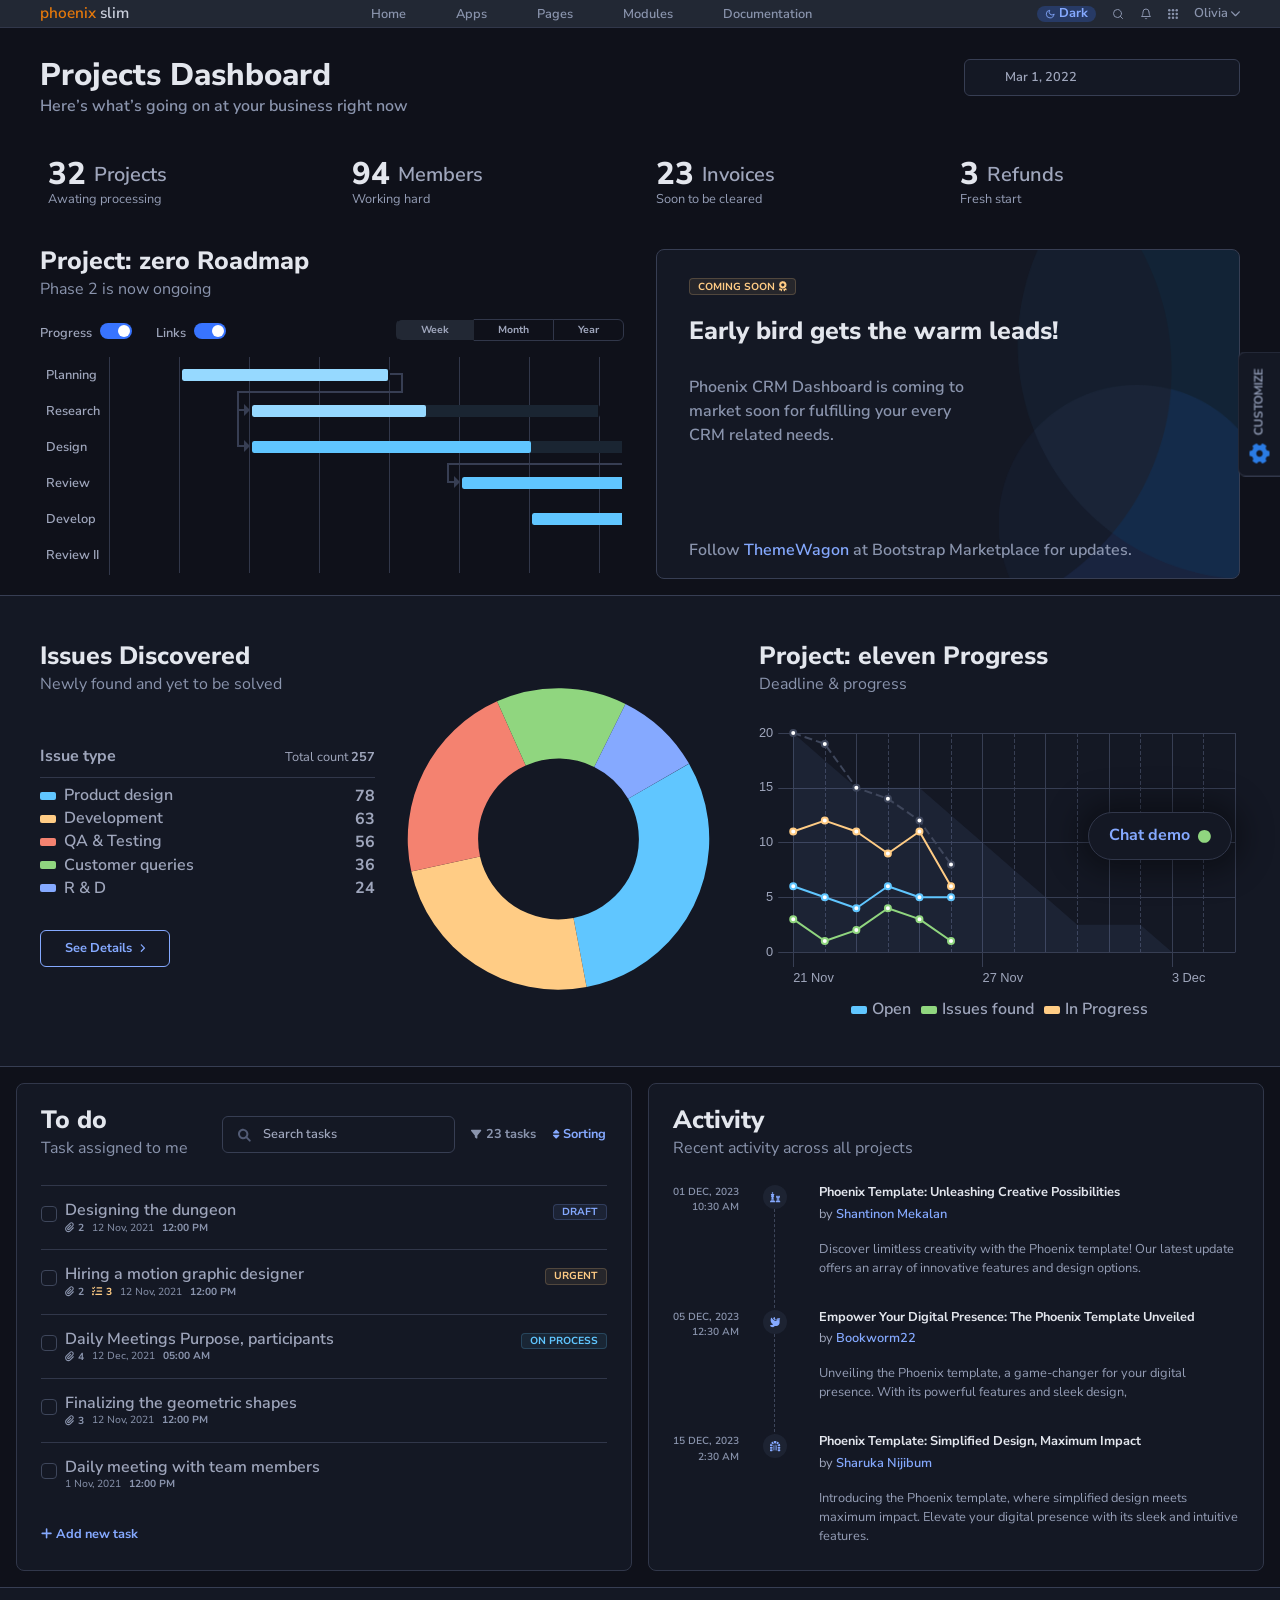
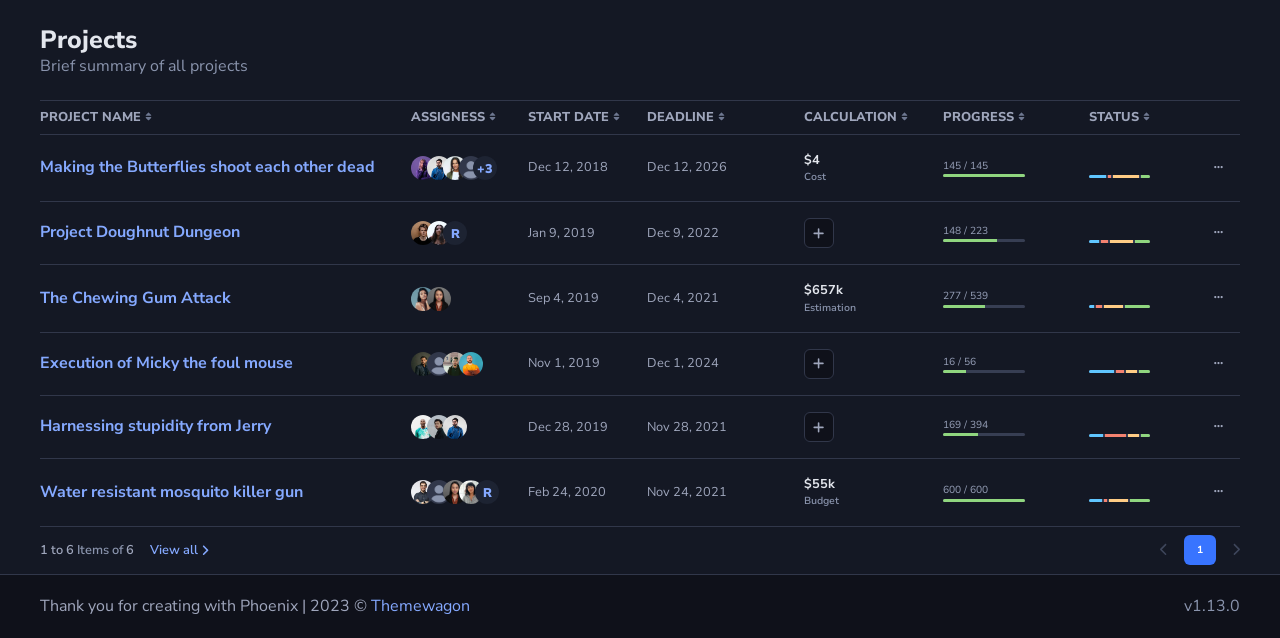
<file: wwwroot/phoenix-v1.13/demo/horizontal-slim.html>
<!DOCTYPE html>
<html lang="en-US" dir="ltr">

  <head>
    <meta charset="utf-8">
    <meta http-equiv="X-UA-Compatible" content="IE=edge">
    <meta name="viewport" content="width=device-width, initial-scale=1">


    <!-- ===============================================-->
    <!--    Document Title-->
    <!-- ===============================================-->
    <title>Phoenix</title>


    <!-- ===============================================-->
    <!--    Favicons-->
    <!-- ===============================================-->
    <link rel="apple-touch-icon" sizes="180x180" href="../assets/img/favicons/apple-touch-icon.png">
    <link rel="icon" type="image/png" sizes="32x32" href="../assets/img/favicons/favicon-32x32.png">
    <link rel="icon" type="image/png" sizes="16x16" href="../assets/img/favicons/favicon-16x16.png">
    <link rel="shortcut icon" type="image/x-icon" href="../assets/img/favicons/favicon.ico">
    <link rel="manifest" href="../assets/img/favicons/manifest.json">
    <meta name="msapplication-TileImage" content="../assets/img/favicons/mstile-150x150.png">
    <meta name="theme-color" content="#ffffff">
    <script src="../vendors/imagesloaded/imagesloaded.pkgd.min.js"></script>
    <script src="../vendors/simplebar/simplebar.min.js"></script>
    <script src="../assets/js/config.js"></script>
    <script>
      window.config.set({
        phoenixNavbarTopShape: 'slim',
        phoenixNavbarPosition: 'horizontal'
      });
    </script>


    <!-- ===============================================-->
    <!--    Stylesheets-->
    <!-- ===============================================-->
    <link href="../vendors/choices/choices.min.css" rel="stylesheet">
    <link href="../vendors/dhtmlx-gantt/dhtmlxgantt.css" rel="stylesheet">
    <link href="../vendors/flatpickr/flatpickr.min.css" rel="stylesheet">
    <link rel="preconnect" href="https://fonts.googleapis.com">
    <link rel="preconnect" href="https://fonts.gstatic.com" crossorigin="">
    <link href="https://fonts.googleapis.com/css2?family=Nunito+Sans:wght@300;400;600;700;800;900&amp;display=swap" rel="stylesheet">
    <link href="../vendors/simplebar/simplebar.min.css" rel="stylesheet">
    <link rel="stylesheet" href="https://unicons.iconscout.com/release/v4.0.8/css/line.css">
    <link href="../assets/css/theme-rtl.min.css" type="text/css" rel="stylesheet" id="style-rtl">
    <link href="../assets/css/theme.min.css" type="text/css" rel="stylesheet" id="style-default">
    <link href="../assets/css/user-rtl.min.css" type="text/css" rel="stylesheet" id="user-style-rtl">
    <link href="../assets/css/user.min.css" type="text/css" rel="stylesheet" id="user-style-default">
    <script>
      var phoenixIsRTL = window.config.config.phoenixIsRTL;
      if (phoenixIsRTL) {
        var linkDefault = document.getElementById('style-default');
        var userLinkDefault = document.getElementById('user-style-default');
        linkDefault.setAttribute('disabled', true);
        userLinkDefault.setAttribute('disabled', true);
        document.querySelector('html').setAttribute('dir', 'rtl');
      } else {
        var linkRTL = document.getElementById('style-rtl');
        var userLinkRTL = document.getElementById('user-style-rtl');
        linkRTL.setAttribute('disabled', true);
        userLinkRTL.setAttribute('disabled', true);
      }
    </script>
  </head>


  <body class="nav-slim">

    <!-- ===============================================-->
    <!--    Main Content-->
    <!-- ===============================================-->
    <main class="main" id="top">
      <nav class="navbar navbar-vertical navbar-expand-lg">
        <script>
          var navbarStyle = window.config.config.phoenixNavbarStyle;
          if (navbarStyle && navbarStyle !== 'transparent') {
            document.querySelector('body').classList.add(`navbar-${navbarStyle}`);
          }
        </script>
        <div class="collapse navbar-collapse" id="navbarVerticalCollapse">
          <!-- scrollbar removed-->
          <div class="navbar-vertical-content">
            <ul class="navbar-nav flex-column" id="navbarVerticalNav">
              <li class="nav-item">
                <!-- parent pages-->
                <div class="nav-item-wrapper"><a class="nav-link dropdown-indicator label-1" href="#nv-home" role="button" data-bs-toggle="collapse" aria-expanded="false" aria-controls="nv-home">
                    <div class="d-flex align-items-center">
                      <div class="dropdown-indicator-icon"><span class="fas fa-caret-right"></span></div><span class="nav-link-icon"><span data-feather="pie-chart"></span></span><span class="nav-link-text">Home</span>
                    </div>
                  </a>
                  <div class="parent-wrapper label-1">
                    <ul class="nav collapse parent" data-bs-parent="#navbarVerticalCollapse" id="nv-home">
                      <li class="collapsed-nav-item-title d-none">Home
                      </li>
                      <li class="nav-item"><a class="nav-link" href="../index.html" data-bs-toggle="" aria-expanded="false">
                          <div class="d-flex align-items-center"><span class="nav-link-text">E commerce</span>
                          </div>
                        </a>
                        <!-- more inner pages-->
                      </li>
                      <li class="nav-item"><a class="nav-link" href="../dashboard/project-management.html" data-bs-toggle="" aria-expanded="false">
                          <div class="d-flex align-items-center"><span class="nav-link-text">Project management</span>
                          </div>
                        </a>
                        <!-- more inner pages-->
                      </li>
                      <li class="nav-item"><a class="nav-link" href="../dashboard/crm.html" data-bs-toggle="" aria-expanded="false">
                          <div class="d-flex align-items-center"><span class="nav-link-text">CRM</span><span class="badge ms-2 badge badge-phoenix badge-phoenix-info ">New</span>
                          </div>
                        </a>
                        <!-- more inner pages-->
                      </li>
                      <li class="nav-item"><a class="nav-link" href="../apps/social/feed.html" data-bs-toggle="" aria-expanded="false">
                          <div class="d-flex align-items-center"><span class="nav-link-text">Social feed</span>
                          </div>
                        </a>
                        <!-- more inner pages-->
                      </li>
                    </ul>
                  </div>
                </div>
              </li>
              <li class="nav-item">
                <!-- label-->
                <p class="navbar-vertical-label">Apps
                </p>
                <hr class="navbar-vertical-line" />
                <!-- parent pages-->
                <div class="nav-item-wrapper"><a class="nav-link dropdown-indicator label-1" href="#nv-e-commerce" role="button" data-bs-toggle="collapse" aria-expanded="false" aria-controls="nv-e-commerce">
                    <div class="d-flex align-items-center">
                      <div class="dropdown-indicator-icon"><span class="fas fa-caret-right"></span></div><span class="nav-link-icon"><span data-feather="shopping-cart"></span></span><span class="nav-link-text">E commerce</span>
                    </div>
                  </a>
                  <div class="parent-wrapper label-1">
                    <ul class="nav collapse parent" data-bs-parent="#navbarVerticalCollapse" id="nv-e-commerce">
                      <li class="collapsed-nav-item-title d-none">E commerce
                      </li>
                      <li class="nav-item"><a class="nav-link dropdown-indicator" href="#nv-admin" data-bs-toggle="collapse" aria-expanded="true" aria-controls="nv-admin">
                          <div class="d-flex align-items-center">
                            <div class="dropdown-indicator-icon"><span class="fas fa-caret-right"></span></div><span class="nav-link-text">Admin</span>
                          </div>
                        </a>
                        <!-- more inner pages-->
                        <div class="parent-wrapper">
                          <ul class="nav collapse parent show" data-bs-parent="#e-commerce" id="nv-admin">
                            <li class="nav-item"><a class="nav-link" href="../apps/e-commerce/admin/add-product.html" data-bs-toggle="" aria-expanded="false">
                                <div class="d-flex align-items-center"><span class="nav-link-text">Add product</span>
                                </div>
                              </a>
                              <!-- more inner pages-->
                            </li>
                            <li class="nav-item"><a class="nav-link" href="../apps/e-commerce/admin/products.html" data-bs-toggle="" aria-expanded="false">
                                <div class="d-flex align-items-center"><span class="nav-link-text">Products</span>
                                </div>
                              </a>
                              <!-- more inner pages-->
                            </li>
                            <li class="nav-item"><a class="nav-link" href="../apps/e-commerce/admin/customers.html" data-bs-toggle="" aria-expanded="false">
                                <div class="d-flex align-items-center"><span class="nav-link-text">Customers</span>
                                </div>
                              </a>
                              <!-- more inner pages-->
                            </li>
                            <li class="nav-item"><a class="nav-link" href="../apps/e-commerce/admin/customer-details.html" data-bs-toggle="" aria-expanded="false">
                                <div class="d-flex align-items-center"><span class="nav-link-text">Customer details</span>
                                </div>
                              </a>
                              <!-- more inner pages-->
                            </li>
                            <li class="nav-item"><a class="nav-link" href="../apps/e-commerce/admin/orders.html" data-bs-toggle="" aria-expanded="false">
                                <div class="d-flex align-items-center"><span class="nav-link-text">Orders</span>
                                </div>
                              </a>
                              <!-- more inner pages-->
                            </li>
                            <li class="nav-item"><a class="nav-link" href="../apps/e-commerce/admin/order-details.html" data-bs-toggle="" aria-expanded="false">
                                <div class="d-flex align-items-center"><span class="nav-link-text">Order details</span>
                                </div>
                              </a>
                              <!-- more inner pages-->
                            </li>
                            <li class="nav-item"><a class="nav-link" href="../apps/e-commerce/admin/refund.html" data-bs-toggle="" aria-expanded="false">
                                <div class="d-flex align-items-center"><span class="nav-link-text">Refund</span>
                                </div>
                              </a>
                              <!-- more inner pages-->
                            </li>
                          </ul>
                        </div>
                      </li>
                      <li class="nav-item"><a class="nav-link dropdown-indicator" href="#nv-customer" data-bs-toggle="collapse" aria-expanded="true" aria-controls="nv-customer">
                          <div class="d-flex align-items-center">
                            <div class="dropdown-indicator-icon"><span class="fas fa-caret-right"></span></div><span class="nav-link-text">Customer</span>
                          </div>
                        </a>
                        <!-- more inner pages-->
                        <div class="parent-wrapper">
                          <ul class="nav collapse parent show" data-bs-parent="#e-commerce" id="nv-customer">
                            <li class="nav-item"><a class="nav-link" href="../apps/e-commerce/landing/homepage.html" data-bs-toggle="" aria-expanded="false">
                                <div class="d-flex align-items-center"><span class="nav-link-text">Homepage</span>
                                </div>
                              </a>
                              <!-- more inner pages-->
                            </li>
                            <li class="nav-item"><a class="nav-link" href="../apps/e-commerce/landing/product-details.html" data-bs-toggle="" aria-expanded="false">
                                <div class="d-flex align-items-center"><span class="nav-link-text">Product details</span>
                                </div>
                              </a>
                              <!-- more inner pages-->
                            </li>
                            <li class="nav-item"><a class="nav-link" href="../apps/e-commerce/landing/products-filter.html" data-bs-toggle="" aria-expanded="false">
                                <div class="d-flex align-items-center"><span class="nav-link-text">Products filter</span>
                                </div>
                              </a>
                              <!-- more inner pages-->
                            </li>
                            <li class="nav-item"><a class="nav-link" href="../apps/e-commerce/landing/cart.html" data-bs-toggle="" aria-expanded="false">
                                <div class="d-flex align-items-center"><span class="nav-link-text">Cart</span>
                                </div>
                              </a>
                              <!-- more inner pages-->
                            </li>
                            <li class="nav-item"><a class="nav-link" href="../apps/e-commerce/landing/checkout.html" data-bs-toggle="" aria-expanded="false">
                                <div class="d-flex align-items-center"><span class="nav-link-text">Checkout</span>
                                </div>
                              </a>
                              <!-- more inner pages-->
                            </li>
                            <li class="nav-item"><a class="nav-link" href="../apps/e-commerce/landing/shipping-info.html" data-bs-toggle="" aria-expanded="false">
                                <div class="d-flex align-items-center"><span class="nav-link-text">Shipping info</span>
                                </div>
                              </a>
                              <!-- more inner pages-->
                            </li>
                            <li class="nav-item"><a class="nav-link" href="../apps/e-commerce/landing/profile.html" data-bs-toggle="" aria-expanded="false">
                                <div class="d-flex align-items-center"><span class="nav-link-text">Profile</span>
                                </div>
                              </a>
                              <!-- more inner pages-->
                            </li>
                            <li class="nav-item"><a class="nav-link" href="../apps/e-commerce/landing/favourite-stores.html" data-bs-toggle="" aria-expanded="false">
                                <div class="d-flex align-items-center"><span class="nav-link-text">Favourite stores</span>
                                </div>
                              </a>
                              <!-- more inner pages-->
                            </li>
                            <li class="nav-item"><a class="nav-link" href="../apps/e-commerce/landing/wishlist.html" data-bs-toggle="" aria-expanded="false">
                                <div class="d-flex align-items-center"><span class="nav-link-text">Wishlist</span>
                                </div>
                              </a>
                              <!-- more inner pages-->
                            </li>
                            <li class="nav-item"><a class="nav-link" href="../apps/e-commerce/landing/order-tracking.html" data-bs-toggle="" aria-expanded="false">
                                <div class="d-flex align-items-center"><span class="nav-link-text">Order tracking</span>
                                </div>
                              </a>
                              <!-- more inner pages-->
                            </li>
                            <li class="nav-item"><a class="nav-link" href="../apps/e-commerce/landing/invoice.html" data-bs-toggle="" aria-expanded="false">
                                <div class="d-flex align-items-center"><span class="nav-link-text">Invoice</span>
                                </div>
                              </a>
                              <!-- more inner pages-->
                            </li>
                          </ul>
                        </div>
                      </li>
                    </ul>
                  </div>
                </div>
                <!-- parent pages-->
                <div class="nav-item-wrapper"><a class="nav-link dropdown-indicator label-1" href="#nv-CRM" role="button" data-bs-toggle="collapse" aria-expanded="false" aria-controls="nv-CRM">
                    <div class="d-flex align-items-center">
                      <div class="dropdown-indicator-icon"><span class="fas fa-caret-right"></span></div><span class="nav-link-icon"><span data-feather="phone"></span></span><span class="nav-link-text">CRM</span><span class="fa-solid fa-circle text-info ms-1 new-page-indicator" style="font-size: 6px"></span>
                    </div>
                  </a>
                  <div class="parent-wrapper label-1">
                    <ul class="nav collapse parent" data-bs-parent="#navbarVerticalCollapse" id="nv-CRM">
                      <li class="collapsed-nav-item-title d-none">CRM
                      </li>
                      <li class="nav-item"><a class="nav-link" href="../apps/crm/analytics.html" data-bs-toggle="" aria-expanded="false">
                          <div class="d-flex align-items-center"><span class="nav-link-text">Analytics</span>
                          </div>
                        </a>
                        <!-- more inner pages-->
                      </li>
                      <li class="nav-item"><a class="nav-link" href="../apps/crm/deals.html" data-bs-toggle="" aria-expanded="false">
                          <div class="d-flex align-items-center"><span class="nav-link-text">Deals</span><span class="badge ms-2 badge badge-phoenix badge-phoenix-info ">New</span>
                          </div>
                        </a>
                        <!-- more inner pages-->
                      </li>
                      <li class="nav-item"><a class="nav-link" href="../apps/crm/deal-details.html" data-bs-toggle="" aria-expanded="false">
                          <div class="d-flex align-items-center"><span class="nav-link-text">Deal details</span>
                          </div>
                        </a>
                        <!-- more inner pages-->
                      </li>
                      <li class="nav-item"><a class="nav-link" href="../apps/crm/leads.html" data-bs-toggle="" aria-expanded="false">
                          <div class="d-flex align-items-center"><span class="nav-link-text">Leads</span>
                          </div>
                        </a>
                        <!-- more inner pages-->
                      </li>
                      <li class="nav-item"><a class="nav-link" href="../apps/crm/lead-details.html" data-bs-toggle="" aria-expanded="false">
                          <div class="d-flex align-items-center"><span class="nav-link-text">Lead details</span>
                          </div>
                        </a>
                        <!-- more inner pages-->
                      </li>
                      <li class="nav-item"><a class="nav-link" href="../apps/crm/reports.html" data-bs-toggle="" aria-expanded="false">
                          <div class="d-flex align-items-center"><span class="nav-link-text">Reports</span>
                          </div>
                        </a>
                        <!-- more inner pages-->
                      </li>
                      <li class="nav-item"><a class="nav-link" href="../apps/crm/reports-details.html" data-bs-toggle="" aria-expanded="false">
                          <div class="d-flex align-items-center"><span class="nav-link-text">Reports details</span><span class="badge ms-2 badge badge-phoenix badge-phoenix-info ">New</span>
                          </div>
                        </a>
                        <!-- more inner pages-->
                      </li>
                      <li class="nav-item"><a class="nav-link" href="../apps/crm/add-contact.html" data-bs-toggle="" aria-expanded="false">
                          <div class="d-flex align-items-center"><span class="nav-link-text">Add contact</span>
                          </div>
                        </a>
                        <!-- more inner pages-->
                      </li>
                    </ul>
                  </div>
                </div>
                <!-- parent pages-->
                <div class="nav-item-wrapper"><a class="nav-link dropdown-indicator label-1" href="#nv-project-management" role="button" data-bs-toggle="collapse" aria-expanded="false" aria-controls="nv-project-management">
                    <div class="d-flex align-items-center">
                      <div class="dropdown-indicator-icon"><span class="fas fa-caret-right"></span></div><span class="nav-link-icon"><span data-feather="clipboard"></span></span><span class="nav-link-text">Project management</span>
                    </div>
                  </a>
                  <div class="parent-wrapper label-1">
                    <ul class="nav collapse parent" data-bs-parent="#navbarVerticalCollapse" id="nv-project-management">
                      <li class="collapsed-nav-item-title d-none">Project management
                      </li>
                      <li class="nav-item"><a class="nav-link" href="../apps/project-management/create-new.html" data-bs-toggle="" aria-expanded="false">
                          <div class="d-flex align-items-center"><span class="nav-link-text">Create new</span>
                          </div>
                        </a>
                        <!-- more inner pages-->
                      </li>
                      <li class="nav-item"><a class="nav-link" href="../apps/project-management/project-list-view.html" data-bs-toggle="" aria-expanded="false">
                          <div class="d-flex align-items-center"><span class="nav-link-text">Project list view</span>
                          </div>
                        </a>
                        <!-- more inner pages-->
                      </li>
                      <li class="nav-item"><a class="nav-link" href="../apps/project-management/project-card-view.html" data-bs-toggle="" aria-expanded="false">
                          <div class="d-flex align-items-center"><span class="nav-link-text">Project card view</span>
                          </div>
                        </a>
                        <!-- more inner pages-->
                      </li>
                      <li class="nav-item"><a class="nav-link" href="../apps/project-management/project-board-view.html" data-bs-toggle="" aria-expanded="false">
                          <div class="d-flex align-items-center"><span class="nav-link-text">Project board view</span>
                          </div>
                        </a>
                        <!-- more inner pages-->
                      </li>
                      <li class="nav-item"><a class="nav-link" href="../apps/project-management/todo-list.html" data-bs-toggle="" aria-expanded="false">
                          <div class="d-flex align-items-center"><span class="nav-link-text">Todo list</span>
                          </div>
                        </a>
                        <!-- more inner pages-->
                      </li>
                      <li class="nav-item"><a class="nav-link" href="../apps/project-management/project-details.html" data-bs-toggle="" aria-expanded="false">
                          <div class="d-flex align-items-center"><span class="nav-link-text">Project details</span>
                          </div>
                        </a>
                        <!-- more inner pages-->
                      </li>
                    </ul>
                  </div>
                </div>
                <!-- parent pages-->
                <div class="nav-item-wrapper"><a class="nav-link label-1" href="../apps/chat.html" role="button" data-bs-toggle="" aria-expanded="false">
                    <div class="d-flex align-items-center"><span class="nav-link-icon"><span data-feather="message-square"></span></span><span class="nav-link-text-wrapper"><span class="nav-link-text">Chat</span></span>
                    </div>
                  </a>
                </div>
                <!-- parent pages-->
                <div class="nav-item-wrapper"><a class="nav-link dropdown-indicator label-1" href="#nv-email" role="button" data-bs-toggle="collapse" aria-expanded="false" aria-controls="nv-email">
                    <div class="d-flex align-items-center">
                      <div class="dropdown-indicator-icon"><span class="fas fa-caret-right"></span></div><span class="nav-link-icon"><span data-feather="mail"></span></span><span class="nav-link-text">Email</span>
                    </div>
                  </a>
                  <div class="parent-wrapper label-1">
                    <ul class="nav collapse parent" data-bs-parent="#navbarVerticalCollapse" id="nv-email">
                      <li class="collapsed-nav-item-title d-none">Email
                      </li>
                      <li class="nav-item"><a class="nav-link" href="../apps/email/inbox.html" data-bs-toggle="" aria-expanded="false">
                          <div class="d-flex align-items-center"><span class="nav-link-text">Inbox</span>
                          </div>
                        </a>
                        <!-- more inner pages-->
                      </li>
                      <li class="nav-item"><a class="nav-link" href="../apps/email/email-detail.html" data-bs-toggle="" aria-expanded="false">
                          <div class="d-flex align-items-center"><span class="nav-link-text">Email detail</span>
                          </div>
                        </a>
                        <!-- more inner pages-->
                      </li>
                      <li class="nav-item"><a class="nav-link" href="../apps/email/compose.html" data-bs-toggle="" aria-expanded="false">
                          <div class="d-flex align-items-center"><span class="nav-link-text">Compose</span>
                          </div>
                        </a>
                        <!-- more inner pages-->
                      </li>
                    </ul>
                  </div>
                </div>
                <!-- parent pages-->
                <div class="nav-item-wrapper"><a class="nav-link dropdown-indicator label-1" href="#nv-events" role="button" data-bs-toggle="collapse" aria-expanded="false" aria-controls="nv-events">
                    <div class="d-flex align-items-center">
                      <div class="dropdown-indicator-icon"><span class="fas fa-caret-right"></span></div><span class="nav-link-icon"><span data-feather="bookmark"></span></span><span class="nav-link-text">Events</span>
                    </div>
                  </a>
                  <div class="parent-wrapper label-1">
                    <ul class="nav collapse parent" data-bs-parent="#navbarVerticalCollapse" id="nv-events">
                      <li class="collapsed-nav-item-title d-none">Events
                      </li>
                      <li class="nav-item"><a class="nav-link" href="../apps/events/create-an-event.html" data-bs-toggle="" aria-expanded="false">
                          <div class="d-flex align-items-center"><span class="nav-link-text">Create an event</span>
                          </div>
                        </a>
                        <!-- more inner pages-->
                      </li>
                      <li class="nav-item"><a class="nav-link" href="../apps/events/event-detail.html" data-bs-toggle="" aria-expanded="false">
                          <div class="d-flex align-items-center"><span class="nav-link-text">Event detail</span>
                          </div>
                        </a>
                        <!-- more inner pages-->
                      </li>
                    </ul>
                  </div>
                </div>
                <!-- parent pages-->
                <div class="nav-item-wrapper"><a class="nav-link dropdown-indicator label-1" href="#nv-kanban" role="button" data-bs-toggle="collapse" aria-expanded="false" aria-controls="nv-kanban">
                    <div class="d-flex align-items-center">
                      <div class="dropdown-indicator-icon"><span class="fas fa-caret-right"></span></div><span class="nav-link-icon"><span data-feather="trello"></span></span><span class="nav-link-text">Kanban</span><span class="fa-solid fa-circle text-info ms-1 new-page-indicator" style="font-size: 6px"></span>
                    </div>
                  </a>
                  <div class="parent-wrapper label-1">
                    <ul class="nav collapse parent" data-bs-parent="#navbarVerticalCollapse" id="nv-kanban">
                      <li class="collapsed-nav-item-title d-none">Kanban
                      </li>
                      <li class="nav-item"><a class="nav-link" href="../apps/kanban/kanban.html" data-bs-toggle="" aria-expanded="false">
                          <div class="d-flex align-items-center"><span class="nav-link-text">Kanban</span>
                          </div>
                        </a>
                        <!-- more inner pages-->
                      </li>
                      <li class="nav-item"><a class="nav-link" href="../apps/kanban/boards.html" data-bs-toggle="" aria-expanded="false">
                          <div class="d-flex align-items-center"><span class="nav-link-text">Boards</span><span class="badge ms-2 badge badge-phoenix badge-phoenix-info ">New</span>
                          </div>
                        </a>
                        <!-- more inner pages-->
                      </li>
                      <li class="nav-item"><a class="nav-link" href="../apps/kanban/create-kanban-board.html" data-bs-toggle="" aria-expanded="false">
                          <div class="d-flex align-items-center"><span class="nav-link-text">Create board</span>
                          </div>
                        </a>
                        <!-- more inner pages-->
                      </li>
                    </ul>
                  </div>
                </div>
                <!-- parent pages-->
                <div class="nav-item-wrapper"><a class="nav-link dropdown-indicator label-1" href="#nv-social" role="button" data-bs-toggle="collapse" aria-expanded="false" aria-controls="nv-social">
                    <div class="d-flex align-items-center">
                      <div class="dropdown-indicator-icon"><span class="fas fa-caret-right"></span></div><span class="nav-link-icon"><span data-feather="share-2"></span></span><span class="nav-link-text">Social</span>
                    </div>
                  </a>
                  <div class="parent-wrapper label-1">
                    <ul class="nav collapse parent" data-bs-parent="#navbarVerticalCollapse" id="nv-social">
                      <li class="collapsed-nav-item-title d-none">Social
                      </li>
                      <li class="nav-item"><a class="nav-link" href="../apps/social/profile.html" data-bs-toggle="" aria-expanded="false">
                          <div class="d-flex align-items-center"><span class="nav-link-text">Profile</span>
                          </div>
                        </a>
                        <!-- more inner pages-->
                      </li>
                      <li class="nav-item"><a class="nav-link" href="../apps/social/settings.html" data-bs-toggle="" aria-expanded="false">
                          <div class="d-flex align-items-center"><span class="nav-link-text">Settings</span>
                          </div>
                        </a>
                        <!-- more inner pages-->
                      </li>
                    </ul>
                  </div>
                </div>
                <!-- parent pages-->
                <div class="nav-item-wrapper"><a class="nav-link label-1" href="../apps/calendar.html" role="button" data-bs-toggle="" aria-expanded="false">
                    <div class="d-flex align-items-center"><span class="nav-link-icon"><span data-feather="calendar"></span></span><span class="nav-link-text-wrapper"><span class="nav-link-text">Calendar</span></span>
                    </div>
                  </a>
                </div>
              </li>
              <li class="nav-item">
                <!-- label-->
                <p class="navbar-vertical-label">Pages
                </p>
                <hr class="navbar-vertical-line" />
                <!-- parent pages-->
                <div class="nav-item-wrapper"><a class="nav-link label-1" href="../pages/starter.html" role="button" data-bs-toggle="" aria-expanded="false">
                    <div class="d-flex align-items-center"><span class="nav-link-icon"><span data-feather="compass"></span></span><span class="nav-link-text-wrapper"><span class="nav-link-text">Starter</span></span>
                    </div>
                  </a>
                </div>
                <!-- parent pages-->
                <div class="nav-item-wrapper"><a class="nav-link dropdown-indicator label-1" href="#nv-faq" role="button" data-bs-toggle="collapse" aria-expanded="false" aria-controls="nv-faq">
                    <div class="d-flex align-items-center">
                      <div class="dropdown-indicator-icon"><span class="fas fa-caret-right"></span></div><span class="nav-link-icon"><span data-feather="help-circle"></span></span><span class="nav-link-text">Faq</span><span class="fa-solid fa-circle text-info ms-1 new-page-indicator" style="font-size: 6px"></span>
                    </div>
                  </a>
                  <div class="parent-wrapper label-1">
                    <ul class="nav collapse parent" data-bs-parent="#navbarVerticalCollapse" id="nv-faq">
                      <li class="collapsed-nav-item-title d-none">Faq
                      </li>
                      <li class="nav-item"><a class="nav-link" href="../pages/faq/faq-accordion.html" data-bs-toggle="" aria-expanded="false">
                          <div class="d-flex align-items-center"><span class="nav-link-text">Faq accordion</span>
                          </div>
                        </a>
                        <!-- more inner pages-->
                      </li>
                      <li class="nav-item"><a class="nav-link" href="../pages/faq/faq-tab.html" data-bs-toggle="" aria-expanded="false">
                          <div class="d-flex align-items-center"><span class="nav-link-text">Faq tab</span><span class="badge ms-2 badge badge-phoenix badge-phoenix-info ">New</span>
                          </div>
                        </a>
                        <!-- more inner pages-->
                      </li>
                    </ul>
                  </div>
                </div>
                <!-- parent pages-->
                <div class="nav-item-wrapper"><a class="nav-link dropdown-indicator label-1" href="#nv-landing" role="button" data-bs-toggle="collapse" aria-expanded="false" aria-controls="nv-landing">
                    <div class="d-flex align-items-center">
                      <div class="dropdown-indicator-icon"><span class="fas fa-caret-right"></span></div><span class="nav-link-icon"><span data-feather="globe"></span></span><span class="nav-link-text">Landing</span><span class="fa-solid fa-circle text-info ms-1 new-page-indicator" style="font-size: 6px"></span>
                    </div>
                  </a>
                  <div class="parent-wrapper label-1">
                    <ul class="nav collapse parent" data-bs-parent="#navbarVerticalCollapse" id="nv-landing">
                      <li class="collapsed-nav-item-title d-none">Landing
                      </li>
                      <li class="nav-item"><a class="nav-link" href="../pages/landing/default.html" data-bs-toggle="" aria-expanded="false">
                          <div class="d-flex align-items-center"><span class="nav-link-text">Default</span>
                          </div>
                        </a>
                        <!-- more inner pages-->
                      </li>
                      <li class="nav-item"><a class="nav-link" href="../pages/landing/alternate.html" data-bs-toggle="" aria-expanded="false">
                          <div class="d-flex align-items-center"><span class="nav-link-text">Alternate</span><span class="badge ms-2 badge badge-phoenix badge-phoenix-info ">New</span>
                          </div>
                        </a>
                        <!-- more inner pages-->
                      </li>
                    </ul>
                  </div>
                </div>
                <!-- parent pages-->
                <div class="nav-item-wrapper"><a class="nav-link dropdown-indicator label-1" href="#nv-pricing" role="button" data-bs-toggle="collapse" aria-expanded="false" aria-controls="nv-pricing">
                    <div class="d-flex align-items-center">
                      <div class="dropdown-indicator-icon"><span class="fas fa-caret-right"></span></div><span class="nav-link-icon"><span data-feather="tag"></span></span><span class="nav-link-text">Pricing</span>
                    </div>
                  </a>
                  <div class="parent-wrapper label-1">
                    <ul class="nav collapse parent" data-bs-parent="#navbarVerticalCollapse" id="nv-pricing">
                      <li class="collapsed-nav-item-title d-none">Pricing
                      </li>
                      <li class="nav-item"><a class="nav-link" href="../pages/pricing/pricing-column.html" data-bs-toggle="" aria-expanded="false">
                          <div class="d-flex align-items-center"><span class="nav-link-text">Pricing column</span>
                          </div>
                        </a>
                        <!-- more inner pages-->
                      </li>
                      <li class="nav-item"><a class="nav-link" href="../pages/pricing/pricing-grid.html" data-bs-toggle="" aria-expanded="false">
                          <div class="d-flex align-items-center"><span class="nav-link-text">Pricing grid</span>
                          </div>
                        </a>
                        <!-- more inner pages-->
                      </li>
                    </ul>
                  </div>
                </div>
                <!-- parent pages-->
                <div class="nav-item-wrapper"><a class="nav-link label-1" href="../pages/notifications.html" role="button" data-bs-toggle="" aria-expanded="false">
                    <div class="d-flex align-items-center"><span class="nav-link-icon"><span data-feather="bell"></span></span><span class="nav-link-text-wrapper"><span class="nav-link-text">Notifications</span></span>
                    </div>
                  </a>
                </div>
                <!-- parent pages-->
                <div class="nav-item-wrapper"><a class="nav-link label-1" href="../pages/members.html" role="button" data-bs-toggle="" aria-expanded="false">
                    <div class="d-flex align-items-center"><span class="nav-link-icon"><span data-feather="users"></span></span><span class="nav-link-text-wrapper"><span class="nav-link-text">Members</span></span>
                    </div>
                  </a>
                </div>
                <!-- parent pages-->
                <div class="nav-item-wrapper"><a class="nav-link label-1" href="../pages/timeline.html" role="button" data-bs-toggle="" aria-expanded="false">
                    <div class="d-flex align-items-center"><span class="nav-link-icon"><span data-feather="clock"></span></span><span class="nav-link-text-wrapper"><span class="nav-link-text">Timeline</span></span>
                    </div>
                  </a>
                </div>
                <!-- parent pages-->
                <div class="nav-item-wrapper"><a class="nav-link dropdown-indicator label-1" href="#nv-errors" role="button" data-bs-toggle="collapse" aria-expanded="false" aria-controls="nv-errors">
                    <div class="d-flex align-items-center">
                      <div class="dropdown-indicator-icon"><span class="fas fa-caret-right"></span></div><span class="nav-link-icon"><span data-feather="alert-triangle"></span></span><span class="nav-link-text">Errors</span><span class="fa-solid fa-circle text-info ms-1 new-page-indicator" style="font-size: 6px"></span>
                    </div>
                  </a>
                  <div class="parent-wrapper label-1">
                    <ul class="nav collapse parent" data-bs-parent="#navbarVerticalCollapse" id="nv-errors">
                      <li class="collapsed-nav-item-title d-none">Errors
                      </li>
                      <li class="nav-item"><a class="nav-link" href="../pages/errors/404.html" data-bs-toggle="" aria-expanded="false">
                          <div class="d-flex align-items-center"><span class="nav-link-text">404</span>
                          </div>
                        </a>
                        <!-- more inner pages-->
                      </li>
                      <li class="nav-item"><a class="nav-link" href="../pages/errors/403.html" data-bs-toggle="" aria-expanded="false">
                          <div class="d-flex align-items-center"><span class="nav-link-text">403</span><span class="badge ms-2 badge badge-phoenix badge-phoenix-info ">New</span>
                          </div>
                        </a>
                        <!-- more inner pages-->
                      </li>
                      <li class="nav-item"><a class="nav-link" href="../pages/errors/500.html" data-bs-toggle="" aria-expanded="false">
                          <div class="d-flex align-items-center"><span class="nav-link-text">500</span>
                          </div>
                        </a>
                        <!-- more inner pages-->
                      </li>
                    </ul>
                  </div>
                </div>
                <!-- parent pages-->
                <div class="nav-item-wrapper"><a class="nav-link dropdown-indicator label-1" href="#nv-authentication" role="button" data-bs-toggle="collapse" aria-expanded="false" aria-controls="nv-authentication">
                    <div class="d-flex align-items-center">
                      <div class="dropdown-indicator-icon"><span class="fas fa-caret-right"></span></div><span class="nav-link-icon"><span data-feather="lock"></span></span><span class="nav-link-text">Authentication</span><span class="fa-solid fa-circle text-info ms-1 new-page-indicator" style="font-size: 6px"></span>
                    </div>
                  </a>
                  <div class="parent-wrapper label-1">
                    <ul class="nav collapse parent" data-bs-parent="#navbarVerticalCollapse" id="nv-authentication">
                      <li class="collapsed-nav-item-title d-none">Authentication
                      </li>
                      <li class="nav-item"><a class="nav-link dropdown-indicator" href="#nv-simple" data-bs-toggle="collapse" aria-expanded="false" aria-controls="nv-simple">
                          <div class="d-flex align-items-center">
                            <div class="dropdown-indicator-icon"><span class="fas fa-caret-right"></span></div><span class="nav-link-text">Simple</span><span class="fa-solid fa-circle text-info ms-1 new-page-indicator" style="font-size: 6px"></span>
                          </div>
                        </a>
                        <!-- more inner pages-->
                        <div class="parent-wrapper">
                          <ul class="nav collapse parent" data-bs-parent="#authentication" id="nv-simple">
                            <li class="nav-item"><a class="nav-link" href="../pages/authentication/simple/sign-in.html" data-bs-toggle="" aria-expanded="false">
                                <div class="d-flex align-items-center"><span class="nav-link-text">Sign in</span>
                                </div>
                              </a>
                              <!-- more inner pages-->
                            </li>
                            <li class="nav-item"><a class="nav-link" href="../pages/authentication/simple/sign-up.html" data-bs-toggle="" aria-expanded="false">
                                <div class="d-flex align-items-center"><span class="nav-link-text">Sign up</span>
                                </div>
                              </a>
                              <!-- more inner pages-->
                            </li>
                            <li class="nav-item"><a class="nav-link" href="../pages/authentication/simple/sign-out.html" data-bs-toggle="" aria-expanded="false">
                                <div class="d-flex align-items-center"><span class="nav-link-text">Sign out</span>
                                </div>
                              </a>
                              <!-- more inner pages-->
                            </li>
                            <li class="nav-item"><a class="nav-link" href="../pages/authentication/simple/forgot-password.html" data-bs-toggle="" aria-expanded="false">
                                <div class="d-flex align-items-center"><span class="nav-link-text">Forgot password</span>
                                </div>
                              </a>
                              <!-- more inner pages-->
                            </li>
                            <li class="nav-item"><a class="nav-link" href="../pages/authentication/simple/reset-password.html" data-bs-toggle="" aria-expanded="false">
                                <div class="d-flex align-items-center"><span class="nav-link-text">Reset password</span>
                                </div>
                              </a>
                              <!-- more inner pages-->
                            </li>
                            <li class="nav-item"><a class="nav-link" href="../pages/authentication/simple/lock-screen.html" data-bs-toggle="" aria-expanded="false">
                                <div class="d-flex align-items-center"><span class="nav-link-text">Lock screen</span>
                                </div>
                              </a>
                              <!-- more inner pages-->
                            </li>
                            <li class="nav-item"><a class="nav-link" href="../pages/authentication/simple/2FA.html" data-bs-toggle="" aria-expanded="false">
                                <div class="d-flex align-items-center"><span class="nav-link-text">2FA</span><span class="badge ms-2 badge badge-phoenix badge-phoenix-info ">New</span>
                                </div>
                              </a>
                              <!-- more inner pages-->
                            </li>
                          </ul>
                        </div>
                      </li>
                      <li class="nav-item"><a class="nav-link dropdown-indicator" href="#nv-split" data-bs-toggle="collapse" aria-expanded="false" aria-controls="nv-split">
                          <div class="d-flex align-items-center">
                            <div class="dropdown-indicator-icon"><span class="fas fa-caret-right"></span></div><span class="nav-link-text">Split</span><span class="fa-solid fa-circle text-info ms-1 new-page-indicator" style="font-size: 6px"></span>
                          </div>
                        </a>
                        <!-- more inner pages-->
                        <div class="parent-wrapper">
                          <ul class="nav collapse parent" data-bs-parent="#authentication" id="nv-split">
                            <li class="nav-item"><a class="nav-link" href="../pages/authentication/split/sign-in.html" data-bs-toggle="" aria-expanded="false">
                                <div class="d-flex align-items-center"><span class="nav-link-text">Sign in</span>
                                </div>
                              </a>
                              <!-- more inner pages-->
                            </li>
                            <li class="nav-item"><a class="nav-link" href="../pages/authentication/split/sign-up.html" data-bs-toggle="" aria-expanded="false">
                                <div class="d-flex align-items-center"><span class="nav-link-text">Sign up</span>
                                </div>
                              </a>
                              <!-- more inner pages-->
                            </li>
                            <li class="nav-item"><a class="nav-link" href="../pages/authentication/split/sign-out.html" data-bs-toggle="" aria-expanded="false">
                                <div class="d-flex align-items-center"><span class="nav-link-text">Sign out</span>
                                </div>
                              </a>
                              <!-- more inner pages-->
                            </li>
                            <li class="nav-item"><a class="nav-link" href="../pages/authentication/split/forgot-password.html" data-bs-toggle="" aria-expanded="false">
                                <div class="d-flex align-items-center"><span class="nav-link-text">Forgot password</span>
                                </div>
                              </a>
                              <!-- more inner pages-->
                            </li>
                            <li class="nav-item"><a class="nav-link" href="../pages/authentication/split/reset-password.html" data-bs-toggle="" aria-expanded="false">
                                <div class="d-flex align-items-center"><span class="nav-link-text">Reset password</span>
                                </div>
                              </a>
                              <!-- more inner pages-->
                            </li>
                            <li class="nav-item"><a class="nav-link" href="../pages/authentication/split/lock-screen.html" data-bs-toggle="" aria-expanded="false">
                                <div class="d-flex align-items-center"><span class="nav-link-text">Lock screen</span>
                                </div>
                              </a>
                              <!-- more inner pages-->
                            </li>
                            <li class="nav-item"><a class="nav-link" href="../pages/authentication/split/2FA.html" data-bs-toggle="" aria-expanded="false">
                                <div class="d-flex align-items-center"><span class="nav-link-text">2FA</span><span class="badge ms-2 badge badge-phoenix badge-phoenix-info ">New</span>
                                </div>
                              </a>
                              <!-- more inner pages-->
                            </li>
                          </ul>
                        </div>
                      </li>
                      <li class="nav-item"><a class="nav-link dropdown-indicator" href="#nv-Card" data-bs-toggle="collapse" aria-expanded="false" aria-controls="nv-Card">
                          <div class="d-flex align-items-center">
                            <div class="dropdown-indicator-icon"><span class="fas fa-caret-right"></span></div><span class="nav-link-text">Card</span><span class="fa-solid fa-circle text-info ms-1 new-page-indicator" style="font-size: 6px"></span>
                          </div>
                        </a>
                        <!-- more inner pages-->
                        <div class="parent-wrapper">
                          <ul class="nav collapse parent" data-bs-parent="#authentication" id="nv-Card">
                            <li class="nav-item"><a class="nav-link" href="../pages/authentication/card/sign-in.html" data-bs-toggle="" aria-expanded="false">
                                <div class="d-flex align-items-center"><span class="nav-link-text">Sign in</span>
                                </div>
                              </a>
                              <!-- more inner pages-->
                            </li>
                            <li class="nav-item"><a class="nav-link" href="../pages/authentication/card/sign-up.html" data-bs-toggle="" aria-expanded="false">
                                <div class="d-flex align-items-center"><span class="nav-link-text">Sign up</span>
                                </div>
                              </a>
                              <!-- more inner pages-->
                            </li>
                            <li class="nav-item"><a class="nav-link" href="../pages/authentication/card/sign-out.html" data-bs-toggle="" aria-expanded="false">
                                <div class="d-flex align-items-center"><span class="nav-link-text">Sign out</span>
                                </div>
                              </a>
                              <!-- more inner pages-->
                            </li>
                            <li class="nav-item"><a class="nav-link" href="../pages/authentication/card/forgot-password.html" data-bs-toggle="" aria-expanded="false">
                                <div class="d-flex align-items-center"><span class="nav-link-text">Forgot password</span>
                                </div>
                              </a>
                              <!-- more inner pages-->
                            </li>
                            <li class="nav-item"><a class="nav-link" href="../pages/authentication/card/reset-password.html" data-bs-toggle="" aria-expanded="false">
                                <div class="d-flex align-items-center"><span class="nav-link-text">Reset password</span>
                                </div>
                              </a>
                              <!-- more inner pages-->
                            </li>
                            <li class="nav-item"><a class="nav-link" href="../pages/authentication/card/lock-screen.html" data-bs-toggle="" aria-expanded="false">
                                <div class="d-flex align-items-center"><span class="nav-link-text">Lock screen</span>
                                </div>
                              </a>
                              <!-- more inner pages-->
                            </li>
                            <li class="nav-item"><a class="nav-link" href="../pages/authentication/card/2FA.html" data-bs-toggle="" aria-expanded="false">
                                <div class="d-flex align-items-center"><span class="nav-link-text">2FA</span><span class="badge ms-2 badge badge-phoenix badge-phoenix-info ">New</span>
                                </div>
                              </a>
                              <!-- more inner pages-->
                            </li>
                          </ul>
                        </div>
                      </li>
                    </ul>
                  </div>
                </div>
                <!-- parent pages-->
                <div class="nav-item-wrapper"><a class="nav-link dropdown-indicator label-1" href="#nv-layouts" role="button" data-bs-toggle="collapse" aria-expanded="true" aria-controls="nv-layouts">
                    <div class="d-flex align-items-center">
                      <div class="dropdown-indicator-icon"><span class="fas fa-caret-right"></span></div><span class="nav-link-icon"><span data-feather="layout"></span></span><span class="nav-link-text">Layouts</span>
                    </div>
                  </a>
                  <div class="parent-wrapper label-1">
                    <ul class="nav collapse parent show" data-bs-parent="#navbarVerticalCollapse" id="nv-layouts">
                      <li class="collapsed-nav-item-title d-none">Layouts
                      </li>
                      <li class="nav-item"><a class="nav-link" href="../demo/vertical-sidenav.html" data-bs-toggle="" aria-expanded="false">
                          <div class="d-flex align-items-center"><span class="nav-link-text">Vertical sidenav</span>
                          </div>
                        </a>
                        <!-- more inner pages-->
                      </li>
                      <li class="nav-item"><a class="nav-link" href="../demo/dark-mode.html" data-bs-toggle="" aria-expanded="false">
                          <div class="d-flex align-items-center"><span class="nav-link-text">Dark mode</span>
                          </div>
                        </a>
                        <!-- more inner pages-->
                      </li>
                      <li class="nav-item"><a class="nav-link" href="../demo/sidenav-collapse.html" data-bs-toggle="" aria-expanded="false">
                          <div class="d-flex align-items-center"><span class="nav-link-text">Sidenav collapse</span>
                          </div>
                        </a>
                        <!-- more inner pages-->
                      </li>
                      <li class="nav-item"><a class="nav-link" href="../demo/darknav.html" data-bs-toggle="" aria-expanded="false">
                          <div class="d-flex align-items-center"><span class="nav-link-text">Darknav</span>
                          </div>
                        </a>
                        <!-- more inner pages-->
                      </li>
                      <li class="nav-item"><a class="nav-link" href="../demo/topnav-slim.html" data-bs-toggle="" aria-expanded="false">
                          <div class="d-flex align-items-center"><span class="nav-link-text">Topnav slim</span>
                          </div>
                        </a>
                        <!-- more inner pages-->
                      </li>
                      <li class="nav-item"><a class="nav-link" href="../demo/navbar-top-slim.html" data-bs-toggle="" aria-expanded="false">
                          <div class="d-flex align-items-center"><span class="nav-link-text">Navbar top slim</span>
                          </div>
                        </a>
                        <!-- more inner pages-->
                      </li>
                      <li class="nav-item"><a class="nav-link" href="../demo/navbar-top.html" data-bs-toggle="" aria-expanded="false">
                          <div class="d-flex align-items-center"><span class="nav-link-text">Navbar top</span>
                          </div>
                        </a>
                        <!-- more inner pages-->
                      </li>
                      <li class="nav-item"><a class="nav-link active" href="../demo/horizontal-slim.html" data-bs-toggle="" aria-expanded="false">
                          <div class="d-flex align-items-center"><span class="nav-link-text">Horizontal slim</span>
                          </div>
                        </a>
                        <!-- more inner pages-->
                      </li>
                      <li class="nav-item"><a class="nav-link" href="../demo/combo-nav.html" data-bs-toggle="" aria-expanded="false">
                          <div class="d-flex align-items-center"><span class="nav-link-text">Combo nav</span>
                          </div>
                        </a>
                        <!-- more inner pages-->
                      </li>
                      <li class="nav-item"><a class="nav-link" href="../demo/combo-nav-slim.html" data-bs-toggle="" aria-expanded="false">
                          <div class="d-flex align-items-center"><span class="nav-link-text">Combo nav slim</span>
                          </div>
                        </a>
                        <!-- more inner pages-->
                      </li>
                      <li class="nav-item"><a class="nav-link" href="../demo/dual-nav.html" data-bs-toggle="" aria-expanded="false">
                          <div class="d-flex align-items-center"><span class="nav-link-text">Dual nav</span>
                          </div>
                        </a>
                        <!-- more inner pages-->
                      </li>
                    </ul>
                  </div>
                </div>
              </li>
              <li class="nav-item">
                <!-- label-->
                <p class="navbar-vertical-label">Modules
                </p>
                <hr class="navbar-vertical-line" />
                <!-- parent pages-->
                <div class="nav-item-wrapper"><a class="nav-link dropdown-indicator label-1" href="#nv-forms" role="button" data-bs-toggle="collapse" aria-expanded="false" aria-controls="nv-forms">
                    <div class="d-flex align-items-center">
                      <div class="dropdown-indicator-icon"><span class="fas fa-caret-right"></span></div><span class="nav-link-icon"><span data-feather="file-text"></span></span><span class="nav-link-text">Forms</span>
                    </div>
                  </a>
                  <div class="parent-wrapper label-1">
                    <ul class="nav collapse parent" data-bs-parent="#navbarVerticalCollapse" id="nv-forms">
                      <li class="collapsed-nav-item-title d-none">Forms
                      </li>
                      <li class="nav-item"><a class="nav-link dropdown-indicator" href="#nv-basic" data-bs-toggle="collapse" aria-expanded="false" aria-controls="nv-basic">
                          <div class="d-flex align-items-center">
                            <div class="dropdown-indicator-icon"><span class="fas fa-caret-right"></span></div><span class="nav-link-text">Basic</span>
                          </div>
                        </a>
                        <!-- more inner pages-->
                        <div class="parent-wrapper">
                          <ul class="nav collapse parent" data-bs-parent="#forms" id="nv-basic">
                            <li class="nav-item"><a class="nav-link" href="../modules/forms/basic/form-control.html" data-bs-toggle="" aria-expanded="false">
                                <div class="d-flex align-items-center"><span class="nav-link-text">Form control</span>
                                </div>
                              </a>
                              <!-- more inner pages-->
                            </li>
                            <li class="nav-item"><a class="nav-link" href="../modules/forms/basic/input-group.html" data-bs-toggle="" aria-expanded="false">
                                <div class="d-flex align-items-center"><span class="nav-link-text">Input group</span>
                                </div>
                              </a>
                              <!-- more inner pages-->
                            </li>
                            <li class="nav-item"><a class="nav-link" href="../modules/forms/basic/select.html" data-bs-toggle="" aria-expanded="false">
                                <div class="d-flex align-items-center"><span class="nav-link-text">Select</span>
                                </div>
                              </a>
                              <!-- more inner pages-->
                            </li>
                            <li class="nav-item"><a class="nav-link" href="../modules/forms/basic/checks.html" data-bs-toggle="" aria-expanded="false">
                                <div class="d-flex align-items-center"><span class="nav-link-text">Checks</span>
                                </div>
                              </a>
                              <!-- more inner pages-->
                            </li>
                            <li class="nav-item"><a class="nav-link" href="../modules/forms/basic/range.html" data-bs-toggle="" aria-expanded="false">
                                <div class="d-flex align-items-center"><span class="nav-link-text">Range</span>
                                </div>
                              </a>
                              <!-- more inner pages-->
                            </li>
                            <li class="nav-item"><a class="nav-link" href="../modules/forms/basic/floating-labels.html" data-bs-toggle="" aria-expanded="false">
                                <div class="d-flex align-items-center"><span class="nav-link-text">Floating labels</span>
                                </div>
                              </a>
                              <!-- more inner pages-->
                            </li>
                            <li class="nav-item"><a class="nav-link" href="../modules/forms/basic/layout.html" data-bs-toggle="" aria-expanded="false">
                                <div class="d-flex align-items-center"><span class="nav-link-text">Layout</span>
                                </div>
                              </a>
                              <!-- more inner pages-->
                            </li>
                          </ul>
                        </div>
                      </li>
                      <li class="nav-item"><a class="nav-link dropdown-indicator" href="#nv-advance" data-bs-toggle="collapse" aria-expanded="false" aria-controls="nv-advance">
                          <div class="d-flex align-items-center">
                            <div class="dropdown-indicator-icon"><span class="fas fa-caret-right"></span></div><span class="nav-link-text">Advance</span>
                          </div>
                        </a>
                        <!-- more inner pages-->
                        <div class="parent-wrapper">
                          <ul class="nav collapse parent" data-bs-parent="#forms" id="nv-advance">
                            <li class="nav-item"><a class="nav-link" href="../modules/forms/advance/advance-select.html" data-bs-toggle="" aria-expanded="false">
                                <div class="d-flex align-items-center"><span class="nav-link-text">Advance select</span>
                                </div>
                              </a>
                              <!-- more inner pages-->
                            </li>
                            <li class="nav-item"><a class="nav-link" href="../modules/forms/advance/date-picker.html" data-bs-toggle="" aria-expanded="false">
                                <div class="d-flex align-items-center"><span class="nav-link-text">Date picker</span>
                                </div>
                              </a>
                              <!-- more inner pages-->
                            </li>
                            <li class="nav-item"><a class="nav-link" href="../modules/forms/advance/editor.html" data-bs-toggle="" aria-expanded="false">
                                <div class="d-flex align-items-center"><span class="nav-link-text">Editor</span>
                                </div>
                              </a>
                              <!-- more inner pages-->
                            </li>
                            <li class="nav-item"><a class="nav-link" href="../modules/forms/advance/file-uploader.html" data-bs-toggle="" aria-expanded="false">
                                <div class="d-flex align-items-center"><span class="nav-link-text">File uploader</span>
                                </div>
                              </a>
                              <!-- more inner pages-->
                            </li>
                            <li class="nav-item"><a class="nav-link" href="../modules/forms/advance/rating.html" data-bs-toggle="" aria-expanded="false">
                                <div class="d-flex align-items-center"><span class="nav-link-text">Rating</span>
                                </div>
                              </a>
                              <!-- more inner pages-->
                            </li>
                            <li class="nav-item"><a class="nav-link" href="../modules/forms/advance/emoji-button.html" data-bs-toggle="" aria-expanded="false">
                                <div class="d-flex align-items-center"><span class="nav-link-text">Emoji button</span>
                                </div>
                              </a>
                              <!-- more inner pages-->
                            </li>
                          </ul>
                        </div>
                      </li>
                      <li class="nav-item"><a class="nav-link" href="../modules/forms/validation.html" data-bs-toggle="" aria-expanded="false">
                          <div class="d-flex align-items-center"><span class="nav-link-text">Validation</span>
                          </div>
                        </a>
                        <!-- more inner pages-->
                      </li>
                      <li class="nav-item"><a class="nav-link" href="../modules/forms/wizard.html" data-bs-toggle="" aria-expanded="false">
                          <div class="d-flex align-items-center"><span class="nav-link-text">Wizard</span>
                          </div>
                        </a>
                        <!-- more inner pages-->
                      </li>
                    </ul>
                  </div>
                </div>
                <!-- parent pages-->
                <div class="nav-item-wrapper"><a class="nav-link dropdown-indicator label-1" href="#nv-icons" role="button" data-bs-toggle="collapse" aria-expanded="false" aria-controls="nv-icons">
                    <div class="d-flex align-items-center">
                      <div class="dropdown-indicator-icon"><span class="fas fa-caret-right"></span></div><span class="nav-link-icon"><span data-feather="grid"></span></span><span class="nav-link-text">Icons</span>
                    </div>
                  </a>
                  <div class="parent-wrapper label-1">
                    <ul class="nav collapse parent" data-bs-parent="#navbarVerticalCollapse" id="nv-icons">
                      <li class="collapsed-nav-item-title d-none">Icons
                      </li>
                      <li class="nav-item"><a class="nav-link" href="../modules/icons/feather.html" data-bs-toggle="" aria-expanded="false">
                          <div class="d-flex align-items-center"><span class="nav-link-text">Feather</span>
                          </div>
                        </a>
                        <!-- more inner pages-->
                      </li>
                      <li class="nav-item"><a class="nav-link" href="../modules/icons/font-awesome.html" data-bs-toggle="" aria-expanded="false">
                          <div class="d-flex align-items-center"><span class="nav-link-text">Font awesome</span>
                          </div>
                        </a>
                        <!-- more inner pages-->
                      </li>
                      <li class="nav-item"><a class="nav-link" href="../modules/icons/unicons.html" data-bs-toggle="" aria-expanded="false">
                          <div class="d-flex align-items-center"><span class="nav-link-text">Unicons</span>
                          </div>
                        </a>
                        <!-- more inner pages-->
                      </li>
                    </ul>
                  </div>
                </div>
                <!-- parent pages-->
                <div class="nav-item-wrapper"><a class="nav-link dropdown-indicator label-1" href="#nv-tables" role="button" data-bs-toggle="collapse" aria-expanded="false" aria-controls="nv-tables">
                    <div class="d-flex align-items-center">
                      <div class="dropdown-indicator-icon"><span class="fas fa-caret-right"></span></div><span class="nav-link-icon"><span data-feather="columns"></span></span><span class="nav-link-text">Tables</span>
                    </div>
                  </a>
                  <div class="parent-wrapper label-1">
                    <ul class="nav collapse parent" data-bs-parent="#navbarVerticalCollapse" id="nv-tables">
                      <li class="collapsed-nav-item-title d-none">Tables
                      </li>
                      <li class="nav-item"><a class="nav-link" href="../modules/tables/basic-tables.html" data-bs-toggle="" aria-expanded="false">
                          <div class="d-flex align-items-center"><span class="nav-link-text">Basic tables</span>
                          </div>
                        </a>
                        <!-- more inner pages-->
                      </li>
                      <li class="nav-item"><a class="nav-link" href="../modules/tables/advance-tables.html" data-bs-toggle="" aria-expanded="false">
                          <div class="d-flex align-items-center"><span class="nav-link-text">Advance tables</span>
                          </div>
                        </a>
                        <!-- more inner pages-->
                      </li>
                      <li class="nav-item"><a class="nav-link" href="../modules/tables/bulk-select.html" data-bs-toggle="" aria-expanded="false">
                          <div class="d-flex align-items-center"><span class="nav-link-text">Bulk Select</span>
                          </div>
                        </a>
                        <!-- more inner pages-->
                      </li>
                    </ul>
                  </div>
                </div>
                <!-- parent pages-->
                <div class="nav-item-wrapper"><a class="nav-link dropdown-indicator label-1" href="#nv-ECharts" role="button" data-bs-toggle="collapse" aria-expanded="false" aria-controls="nv-ECharts">
                    <div class="d-flex align-items-center">
                      <div class="dropdown-indicator-icon"><span class="fas fa-caret-right"></span></div><span class="nav-link-icon"><span data-feather="bar-chart-2"></span></span><span class="nav-link-text">ECharts</span>
                    </div>
                  </a>
                  <div class="parent-wrapper label-1">
                    <ul class="nav collapse parent" data-bs-parent="#navbarVerticalCollapse" id="nv-ECharts">
                      <li class="collapsed-nav-item-title d-none">ECharts
                      </li>
                      <li class="nav-item"><a class="nav-link" href="../modules/echarts/line-charts.html" data-bs-toggle="" aria-expanded="false">
                          <div class="d-flex align-items-center"><span class="nav-link-text">Line charts</span>
                          </div>
                        </a>
                        <!-- more inner pages-->
                      </li>
                      <li class="nav-item"><a class="nav-link" href="../modules/echarts/bar-charts.html" data-bs-toggle="" aria-expanded="false">
                          <div class="d-flex align-items-center"><span class="nav-link-text">Bar charts</span>
                          </div>
                        </a>
                        <!-- more inner pages-->
                      </li>
                      <li class="nav-item"><a class="nav-link" href="../modules/echarts/candlestick-charts.html" data-bs-toggle="" aria-expanded="false">
                          <div class="d-flex align-items-center"><span class="nav-link-text">Candlestick charts</span>
                          </div>
                        </a>
                        <!-- more inner pages-->
                      </li>
                      <li class="nav-item"><a class="nav-link" href="../modules/echarts/geo-map.html" data-bs-toggle="" aria-expanded="false">
                          <div class="d-flex align-items-center"><span class="nav-link-text">Geo map</span>
                          </div>
                        </a>
                        <!-- more inner pages-->
                      </li>
                      <li class="nav-item"><a class="nav-link" href="../modules/echarts/scatter-charts.html" data-bs-toggle="" aria-expanded="false">
                          <div class="d-flex align-items-center"><span class="nav-link-text">Scatter charts</span>
                          </div>
                        </a>
                        <!-- more inner pages-->
                      </li>
                      <li class="nav-item"><a class="nav-link" href="../modules/echarts/pie-charts.html" data-bs-toggle="" aria-expanded="false">
                          <div class="d-flex align-items-center"><span class="nav-link-text">Pie charts</span>
                          </div>
                        </a>
                        <!-- more inner pages-->
                      </li>
                      <li class="nav-item"><a class="nav-link" href="../modules/echarts/gauge-chart.html" data-bs-toggle="" aria-expanded="false">
                          <div class="d-flex align-items-center"><span class="nav-link-text">Gauge chart</span>
                          </div>
                        </a>
                        <!-- more inner pages-->
                      </li>
                      <li class="nav-item"><a class="nav-link" href="../modules/echarts/radar-charts.html" data-bs-toggle="" aria-expanded="false">
                          <div class="d-flex align-items-center"><span class="nav-link-text">Radar charts</span>
                          </div>
                        </a>
                        <!-- more inner pages-->
                      </li>
                      <li class="nav-item"><a class="nav-link" href="../modules/echarts/heatmap-charts.html" data-bs-toggle="" aria-expanded="false">
                          <div class="d-flex align-items-center"><span class="nav-link-text">Heatmap charts</span>
                          </div>
                        </a>
                        <!-- more inner pages-->
                      </li>
                      <li class="nav-item"><a class="nav-link" href="../modules/echarts/how-to-use.html" data-bs-toggle="" aria-expanded="false">
                          <div class="d-flex align-items-center"><span class="nav-link-text">How to use</span>
                          </div>
                        </a>
                        <!-- more inner pages-->
                      </li>
                    </ul>
                  </div>
                </div>
                <!-- parent pages-->
                <div class="nav-item-wrapper"><a class="nav-link dropdown-indicator label-1" href="#nv-components" role="button" data-bs-toggle="collapse" aria-expanded="false" aria-controls="nv-components">
                    <div class="d-flex align-items-center">
                      <div class="dropdown-indicator-icon"><span class="fas fa-caret-right"></span></div><span class="nav-link-icon"><span data-feather="package"></span></span><span class="nav-link-text">Components</span>
                    </div>
                  </a>
                  <div class="parent-wrapper label-1">
                    <ul class="nav collapse parent" data-bs-parent="#navbarVerticalCollapse" id="nv-components">
                      <li class="collapsed-nav-item-title d-none">Components
                      </li>
                      <li class="nav-item"><a class="nav-link" href="../modules/components/accordion.html" data-bs-toggle="" aria-expanded="false">
                          <div class="d-flex align-items-center"><span class="nav-link-text">Accordion</span>
                          </div>
                        </a>
                        <!-- more inner pages-->
                      </li>
                      <li class="nav-item"><a class="nav-link" href="../modules/components/avatar.html" data-bs-toggle="" aria-expanded="false">
                          <div class="d-flex align-items-center"><span class="nav-link-text">Avatar</span>
                          </div>
                        </a>
                        <!-- more inner pages-->
                      </li>
                      <li class="nav-item"><a class="nav-link" href="../modules/components/alerts.html" data-bs-toggle="" aria-expanded="false">
                          <div class="d-flex align-items-center"><span class="nav-link-text">Alerts</span>
                          </div>
                        </a>
                        <!-- more inner pages-->
                      </li>
                      <li class="nav-item"><a class="nav-link" href="../modules/components/badge.html" data-bs-toggle="" aria-expanded="false">
                          <div class="d-flex align-items-center"><span class="nav-link-text">Badge</span>
                          </div>
                        </a>
                        <!-- more inner pages-->
                      </li>
                      <li class="nav-item"><a class="nav-link" href="../modules/components/breadcrumb.html" data-bs-toggle="" aria-expanded="false">
                          <div class="d-flex align-items-center"><span class="nav-link-text">Breadcrumb</span>
                          </div>
                        </a>
                        <!-- more inner pages-->
                      </li>
                      <li class="nav-item"><a class="nav-link" href="../modules/components/button.html" data-bs-toggle="" aria-expanded="false">
                          <div class="d-flex align-items-center"><span class="nav-link-text">Buttons</span>
                          </div>
                        </a>
                        <!-- more inner pages-->
                      </li>
                      <li class="nav-item"><a class="nav-link" href="../modules/components/calendar.html" data-bs-toggle="" aria-expanded="false">
                          <div class="d-flex align-items-center"><span class="nav-link-text">Calendar</span>
                          </div>
                        </a>
                        <!-- more inner pages-->
                      </li>
                      <li class="nav-item"><a class="nav-link" href="../modules/components/card.html" data-bs-toggle="" aria-expanded="false">
                          <div class="d-flex align-items-center"><span class="nav-link-text">Card</span>
                          </div>
                        </a>
                        <!-- more inner pages-->
                      </li>
                      <li class="nav-item"><a class="nav-link dropdown-indicator" href="#nv-carousel" data-bs-toggle="collapse" aria-expanded="false" aria-controls="nv-carousel">
                          <div class="d-flex align-items-center">
                            <div class="dropdown-indicator-icon"><span class="fas fa-caret-right"></span></div><span class="nav-link-text">Carousel</span>
                          </div>
                        </a>
                        <!-- more inner pages-->
                        <div class="parent-wrapper">
                          <ul class="nav collapse parent" data-bs-parent="#components" id="nv-carousel">
                            <li class="nav-item"><a class="nav-link" href="../modules/components/carousel/bootstrap.html" data-bs-toggle="" aria-expanded="false">
                                <div class="d-flex align-items-center"><span class="nav-link-text">Bootstrap</span>
                                </div>
                              </a>
                              <!-- more inner pages-->
                            </li>
                            <li class="nav-item"><a class="nav-link" href="../modules/components/carousel/swiper.html" data-bs-toggle="" aria-expanded="false">
                                <div class="d-flex align-items-center"><span class="nav-link-text">Swiper</span>
                                </div>
                              </a>
                              <!-- more inner pages-->
                            </li>
                          </ul>
                        </div>
                      </li>
                      <li class="nav-item"><a class="nav-link" href="../modules/components/collapse.html" data-bs-toggle="" aria-expanded="false">
                          <div class="d-flex align-items-center"><span class="nav-link-text">Collapse</span>
                          </div>
                        </a>
                        <!-- more inner pages-->
                      </li>
                      <li class="nav-item"><a class="nav-link" href="../modules/components/dropdown.html" data-bs-toggle="" aria-expanded="false">
                          <div class="d-flex align-items-center"><span class="nav-link-text">Dropdown</span>
                          </div>
                        </a>
                        <!-- more inner pages-->
                      </li>
                      <li class="nav-item"><a class="nav-link" href="../modules/components/list-group.html" data-bs-toggle="" aria-expanded="false">
                          <div class="d-flex align-items-center"><span class="nav-link-text">List group</span>
                          </div>
                        </a>
                        <!-- more inner pages-->
                      </li>
                      <li class="nav-item"><a class="nav-link" href="../modules/components/modal.html" data-bs-toggle="" aria-expanded="false">
                          <div class="d-flex align-items-center"><span class="nav-link-text">Modals</span>
                          </div>
                        </a>
                        <!-- more inner pages-->
                      </li>
                      <li class="nav-item"><a class="nav-link dropdown-indicator" href="#nv-navs-_and_-Tabs" data-bs-toggle="collapse" aria-expanded="false" aria-controls="nv-navs-_and_-Tabs">
                          <div class="d-flex align-items-center">
                            <div class="dropdown-indicator-icon"><span class="fas fa-caret-right"></span></div><span class="nav-link-text">Navs &amp; Tabs</span>
                          </div>
                        </a>
                        <!-- more inner pages-->
                        <div class="parent-wrapper">
                          <ul class="nav collapse parent" data-bs-parent="#components" id="nv-navs-_and_-Tabs">
                            <li class="nav-item"><a class="nav-link" href="../modules/components/navs-and-tabs/navs.html" data-bs-toggle="" aria-expanded="false">
                                <div class="d-flex align-items-center"><span class="nav-link-text">Navs</span>
                                </div>
                              </a>
                              <!-- more inner pages-->
                            </li>
                            <li class="nav-item"><a class="nav-link" href="../modules/components/navs-and-tabs/navbar.html" data-bs-toggle="" aria-expanded="false">
                                <div class="d-flex align-items-center"><span class="nav-link-text">Navbar</span>
                                </div>
                              </a>
                              <!-- more inner pages-->
                            </li>
                            <li class="nav-item"><a class="nav-link" href="../modules/components/navs-and-tabs/tabs.html" data-bs-toggle="" aria-expanded="false">
                                <div class="d-flex align-items-center"><span class="nav-link-text">Tabs</span>
                                </div>
                              </a>
                              <!-- more inner pages-->
                            </li>
                          </ul>
                        </div>
                      </li>
                      <li class="nav-item"><a class="nav-link" href="../modules/components/offcanvas.html" data-bs-toggle="" aria-expanded="false">
                          <div class="d-flex align-items-center"><span class="nav-link-text">Offcanvas</span>
                          </div>
                        </a>
                        <!-- more inner pages-->
                      </li>
                      <li class="nav-item"><a class="nav-link" href="../modules/components/progress-bar.html" data-bs-toggle="" aria-expanded="false">
                          <div class="d-flex align-items-center"><span class="nav-link-text">Progress bar</span>
                          </div>
                        </a>
                        <!-- more inner pages-->
                      </li>
                      <li class="nav-item"><a class="nav-link" href="../modules/components/placeholder.html" data-bs-toggle="" aria-expanded="false">
                          <div class="d-flex align-items-center"><span class="nav-link-text">Placeholder</span>
                          </div>
                        </a>
                        <!-- more inner pages-->
                      </li>
                      <li class="nav-item"><a class="nav-link" href="../modules/components/pagination.html" data-bs-toggle="" aria-expanded="false">
                          <div class="d-flex align-items-center"><span class="nav-link-text">Pagination</span>
                          </div>
                        </a>
                        <!-- more inner pages-->
                      </li>
                      <li class="nav-item"><a class="nav-link" href="../modules/components/popovers.html" data-bs-toggle="" aria-expanded="false">
                          <div class="d-flex align-items-center"><span class="nav-link-text">Popovers</span>
                          </div>
                        </a>
                        <!-- more inner pages-->
                      </li>
                      <li class="nav-item"><a class="nav-link" href="../modules/components/scrollspy.html" data-bs-toggle="" aria-expanded="false">
                          <div class="d-flex align-items-center"><span class="nav-link-text">Scrollspy</span>
                          </div>
                        </a>
                        <!-- more inner pages-->
                      </li>
                      <li class="nav-item"><a class="nav-link" href="../modules/components/sortable.html" data-bs-toggle="" aria-expanded="false">
                          <div class="d-flex align-items-center"><span class="nav-link-text">Sortable</span>
                          </div>
                        </a>
                        <!-- more inner pages-->
                      </li>
                      <li class="nav-item"><a class="nav-link" href="../modules/components/spinners.html" data-bs-toggle="" aria-expanded="false">
                          <div class="d-flex align-items-center"><span class="nav-link-text">Spinners</span>
                          </div>
                        </a>
                        <!-- more inner pages-->
                      </li>
                      <li class="nav-item"><a class="nav-link" href="../modules/components/toast.html" data-bs-toggle="" aria-expanded="false">
                          <div class="d-flex align-items-center"><span class="nav-link-text">Toast</span>
                          </div>
                        </a>
                        <!-- more inner pages-->
                      </li>
                      <li class="nav-item"><a class="nav-link" href="../modules/components/tooltips.html" data-bs-toggle="" aria-expanded="false">
                          <div class="d-flex align-items-center"><span class="nav-link-text">Tooltips</span>
                          </div>
                        </a>
                        <!-- more inner pages-->
                      </li>
                      <li class="nav-item"><a class="nav-link" href="../modules/components/chat-widget.html" data-bs-toggle="" aria-expanded="false">
                          <div class="d-flex align-items-center"><span class="nav-link-text">Chat widget</span>
                          </div>
                        </a>
                        <!-- more inner pages-->
                      </li>
                    </ul>
                  </div>
                </div>
                <!-- parent pages-->
                <div class="nav-item-wrapper"><a class="nav-link dropdown-indicator label-1" href="#nv-utilities" role="button" data-bs-toggle="collapse" aria-expanded="false" aria-controls="nv-utilities">
                    <div class="d-flex align-items-center">
                      <div class="dropdown-indicator-icon"><span class="fas fa-caret-right"></span></div><span class="nav-link-icon"><span data-feather="tool"></span></span><span class="nav-link-text">Utilities</span>
                    </div>
                  </a>
                  <div class="parent-wrapper label-1">
                    <ul class="nav collapse parent" data-bs-parent="#navbarVerticalCollapse" id="nv-utilities">
                      <li class="collapsed-nav-item-title d-none">Utilities
                      </li>
                      <li class="nav-item"><a class="nav-link" href="../modules/utilities/background.html" data-bs-toggle="" aria-expanded="false">
                          <div class="d-flex align-items-center"><span class="nav-link-text">Background</span>
                          </div>
                        </a>
                        <!-- more inner pages-->
                      </li>
                      <li class="nav-item"><a class="nav-link" href="../modules/utilities/borders.html" data-bs-toggle="" aria-expanded="false">
                          <div class="d-flex align-items-center"><span class="nav-link-text">Borders</span>
                          </div>
                        </a>
                        <!-- more inner pages-->
                      </li>
                      <li class="nav-item"><a class="nav-link" href="../modules/utilities/colors.html" data-bs-toggle="" aria-expanded="false">
                          <div class="d-flex align-items-center"><span class="nav-link-text">Colors</span>
                          </div>
                        </a>
                        <!-- more inner pages-->
                      </li>
                      <li class="nav-item"><a class="nav-link" href="../modules/utilities/display.html" data-bs-toggle="" aria-expanded="false">
                          <div class="d-flex align-items-center"><span class="nav-link-text">Display</span>
                          </div>
                        </a>
                        <!-- more inner pages-->
                      </li>
                      <li class="nav-item"><a class="nav-link" href="../modules/utilities/flex.html" data-bs-toggle="" aria-expanded="false">
                          <div class="d-flex align-items-center"><span class="nav-link-text">Flex</span>
                          </div>
                        </a>
                        <!-- more inner pages-->
                      </li>
                      <li class="nav-item"><a class="nav-link" href="../modules/utilities/stacks.html" data-bs-toggle="" aria-expanded="false">
                          <div class="d-flex align-items-center"><span class="nav-link-text">Stacks</span>
                          </div>
                        </a>
                        <!-- more inner pages-->
                      </li>
                      <li class="nav-item"><a class="nav-link" href="../modules/utilities/float.html" data-bs-toggle="" aria-expanded="false">
                          <div class="d-flex align-items-center"><span class="nav-link-text">Float</span>
                          </div>
                        </a>
                        <!-- more inner pages-->
                      </li>
                      <li class="nav-item"><a class="nav-link" href="../modules/utilities/grid.html" data-bs-toggle="" aria-expanded="false">
                          <div class="d-flex align-items-center"><span class="nav-link-text">Grid</span>
                          </div>
                        </a>
                        <!-- more inner pages-->
                      </li>
                      <li class="nav-item"><a class="nav-link" href="../modules/utilities/interactions.html" data-bs-toggle="" aria-expanded="false">
                          <div class="d-flex align-items-center"><span class="nav-link-text">Interactions</span>
                          </div>
                        </a>
                        <!-- more inner pages-->
                      </li>
                      <li class="nav-item"><a class="nav-link" href="../modules/utilities/opacity.html" data-bs-toggle="" aria-expanded="false">
                          <div class="d-flex align-items-center"><span class="nav-link-text">Opacity</span>
                          </div>
                        </a>
                        <!-- more inner pages-->
                      </li>
                      <li class="nav-item"><a class="nav-link" href="../modules/utilities/overflow.html" data-bs-toggle="" aria-expanded="false">
                          <div class="d-flex align-items-center"><span class="nav-link-text">Overflow</span>
                          </div>
                        </a>
                        <!-- more inner pages-->
                      </li>
                      <li class="nav-item"><a class="nav-link" href="../modules/utilities/position.html" data-bs-toggle="" aria-expanded="false">
                          <div class="d-flex align-items-center"><span class="nav-link-text">Position</span>
                          </div>
                        </a>
                        <!-- more inner pages-->
                      </li>
                      <li class="nav-item"><a class="nav-link" href="../modules/utilities/shadows.html" data-bs-toggle="" aria-expanded="false">
                          <div class="d-flex align-items-center"><span class="nav-link-text">Shadows</span>
                          </div>
                        </a>
                        <!-- more inner pages-->
                      </li>
                      <li class="nav-item"><a class="nav-link" href="../modules/utilities/sizing.html" data-bs-toggle="" aria-expanded="false">
                          <div class="d-flex align-items-center"><span class="nav-link-text">Sizing</span>
                          </div>
                        </a>
                        <!-- more inner pages-->
                      </li>
                      <li class="nav-item"><a class="nav-link" href="../modules/utilities/spacing.html" data-bs-toggle="" aria-expanded="false">
                          <div class="d-flex align-items-center"><span class="nav-link-text">Spacing</span>
                          </div>
                        </a>
                        <!-- more inner pages-->
                      </li>
                      <li class="nav-item"><a class="nav-link" href="../modules/utilities/typography.html" data-bs-toggle="" aria-expanded="false">
                          <div class="d-flex align-items-center"><span class="nav-link-text">Typography</span>
                          </div>
                        </a>
                        <!-- more inner pages-->
                      </li>
                      <li class="nav-item"><a class="nav-link" href="../modules/utilities/vertical-align.html" data-bs-toggle="" aria-expanded="false">
                          <div class="d-flex align-items-center"><span class="nav-link-text">Vertical align</span>
                          </div>
                        </a>
                        <!-- more inner pages-->
                      </li>
                      <li class="nav-item"><a class="nav-link" href="../modules/utilities/visibility.html" data-bs-toggle="" aria-expanded="false">
                          <div class="d-flex align-items-center"><span class="nav-link-text">Visibility</span>
                          </div>
                        </a>
                        <!-- more inner pages-->
                      </li>
                    </ul>
                  </div>
                </div>
                <!-- parent pages-->
                <div class="nav-item-wrapper"><a class="nav-link label-1" href="../widgets.html" role="button" data-bs-toggle="" aria-expanded="false">
                    <div class="d-flex align-items-center"><span class="nav-link-icon"><span data-feather="server"></span></span><span class="nav-link-text-wrapper"><span class="nav-link-text">Widgets</span></span><span class="badge ms-2 badge badge-phoenix badge-phoenix-info nav-link-badge">New</span>
                    </div>
                  </a>
                </div>
                <!-- parent pages-->
                <div class="nav-item-wrapper"><a class="nav-link dropdown-indicator label-1" href="#nv-multi-level" role="button" data-bs-toggle="collapse" aria-expanded="false" aria-controls="nv-multi-level">
                    <div class="d-flex align-items-center">
                      <div class="dropdown-indicator-icon"><span class="fas fa-caret-right"></span></div><span class="nav-link-icon"><span data-feather="layers"></span></span><span class="nav-link-text">Multi level</span>
                    </div>
                  </a>
                  <div class="parent-wrapper label-1">
                    <ul class="nav collapse parent" data-bs-parent="#navbarVerticalCollapse" id="nv-multi-level">
                      <li class="collapsed-nav-item-title d-none">Multi level
                      </li>
                      <li class="nav-item"><a class="nav-link dropdown-indicator" href="#nv-level-two" data-bs-toggle="collapse" aria-expanded="false" aria-controls="nv-level-two">
                          <div class="d-flex align-items-center">
                            <div class="dropdown-indicator-icon"><span class="fas fa-caret-right"></span></div><span class="nav-link-text">Level two</span>
                          </div>
                        </a>
                        <!-- more inner pages-->
                        <div class="parent-wrapper">
                          <ul class="nav collapse parent" data-bs-parent="#multi-level" id="nv-level-two">
                            <li class="nav-item"><a class="nav-link" href="../#!.html" data-bs-toggle="" aria-expanded="false">
                                <div class="d-flex align-items-center"><span class="nav-link-text">Item 1</span>
                                </div>
                              </a>
                              <!-- more inner pages-->
                            </li>
                            <li class="nav-item"><a class="nav-link" href="../#!.html" data-bs-toggle="" aria-expanded="false">
                                <div class="d-flex align-items-center"><span class="nav-link-text">Item 2</span>
                                </div>
                              </a>
                              <!-- more inner pages-->
                            </li>
                          </ul>
                        </div>
                      </li>
                      <li class="nav-item"><a class="nav-link dropdown-indicator" href="#nv-level-three" data-bs-toggle="collapse" aria-expanded="false" aria-controls="nv-level-three">
                          <div class="d-flex align-items-center">
                            <div class="dropdown-indicator-icon"><span class="fas fa-caret-right"></span></div><span class="nav-link-text">Level three</span>
                          </div>
                        </a>
                        <!-- more inner pages-->
                        <div class="parent-wrapper">
                          <ul class="nav collapse parent" data-bs-parent="#multi-level" id="nv-level-three">
                            <li class="nav-item"><a class="nav-link" href="../#!.html" data-bs-toggle="" aria-expanded="false">
                                <div class="d-flex align-items-center"><span class="nav-link-text">Item 3</span>
                                </div>
                              </a>
                              <!-- more inner pages-->
                            </li>
                            <li class="nav-item"><a class="nav-link dropdown-indicator" href="#nv-item-4" data-bs-toggle="collapse" aria-expanded="false" aria-controls="nv-item-4">
                                <div class="d-flex align-items-center">
                                  <div class="dropdown-indicator-icon"><span class="fas fa-caret-right"></span></div><span class="nav-link-text">Item 4</span>
                                </div>
                              </a>
                              <!-- more inner pages-->
                              <div class="parent-wrapper">
                                <ul class="nav collapse parent" data-bs-parent="#level-three" id="nv-item-4">
                                  <li class="nav-item"><a class="nav-link" href="../#!.html" data-bs-toggle="" aria-expanded="false">
                                      <div class="d-flex align-items-center"><span class="nav-link-text">Item 5</span>
                                      </div>
                                    </a>
                                    <!-- more inner pages-->
                                  </li>
                                  <li class="nav-item"><a class="nav-link" href="../#!.html" data-bs-toggle="" aria-expanded="false">
                                      <div class="d-flex align-items-center"><span class="nav-link-text">Item 6</span>
                                      </div>
                                    </a>
                                    <!-- more inner pages-->
                                  </li>
                                </ul>
                              </div>
                            </li>
                          </ul>
                        </div>
                      </li>
                      <li class="nav-item"><a class="nav-link dropdown-indicator" href="#nv-level-four" data-bs-toggle="collapse" aria-expanded="false" aria-controls="nv-level-four">
                          <div class="d-flex align-items-center">
                            <div class="dropdown-indicator-icon"><span class="fas fa-caret-right"></span></div><span class="nav-link-text">Level four</span>
                          </div>
                        </a>
                        <!-- more inner pages-->
                        <div class="parent-wrapper">
                          <ul class="nav collapse parent" data-bs-parent="#multi-level" id="nv-level-four">
                            <li class="nav-item"><a class="nav-link" href="../#!.html" data-bs-toggle="" aria-expanded="false">
                                <div class="d-flex align-items-center"><span class="nav-link-text">Item 6</span>
                                </div>
                              </a>
                              <!-- more inner pages-->
                            </li>
                            <li class="nav-item"><a class="nav-link dropdown-indicator" href="#nv-item-7" data-bs-toggle="collapse" aria-expanded="false" aria-controls="nv-item-7">
                                <div class="d-flex align-items-center">
                                  <div class="dropdown-indicator-icon"><span class="fas fa-caret-right"></span></div><span class="nav-link-text">Item 7</span>
                                </div>
                              </a>
                              <!-- more inner pages-->
                              <div class="parent-wrapper">
                                <ul class="nav collapse parent" data-bs-parent="#level-four" id="nv-item-7">
                                  <li class="nav-item"><a class="nav-link" href="../#!.html" data-bs-toggle="" aria-expanded="false">
                                      <div class="d-flex align-items-center"><span class="nav-link-text">Item 8</span>
                                      </div>
                                    </a>
                                    <!-- more inner pages-->
                                  </li>
                                  <li class="nav-item"><a class="nav-link dropdown-indicator" href="#nv-item-9" data-bs-toggle="collapse" aria-expanded="false" aria-controls="nv-item-9">
                                      <div class="d-flex align-items-center">
                                        <div class="dropdown-indicator-icon"><span class="fas fa-caret-right"></span></div><span class="nav-link-text">Item 9</span>
                                      </div>
                                    </a>
                                    <!-- more inner pages-->
                                    <div class="parent-wrapper">
                                      <ul class="nav collapse parent" data-bs-parent="#item-7" id="nv-item-9">
                                        <li class="nav-item"><a class="nav-link" href="../#!.html" data-bs-toggle="" aria-expanded="false">
                                            <div class="d-flex align-items-center"><span class="nav-link-text">Item 10</span>
                                            </div>
                                          </a>
                                          <!-- more inner pages-->
                                        </li>
                                        <li class="nav-item"><a class="nav-link" href="../#!.html" data-bs-toggle="" aria-expanded="false">
                                            <div class="d-flex align-items-center"><span class="nav-link-text">Item 11</span>
                                            </div>
                                          </a>
                                          <!-- more inner pages-->
                                        </li>
                                      </ul>
                                    </div>
                                  </li>
                                </ul>
                              </div>
                            </li>
                          </ul>
                        </div>
                      </li>
                    </ul>
                  </div>
                </div>
              </li>
              <li class="nav-item">
                <!-- label-->
                <p class="navbar-vertical-label">Documentation
                </p>
                <hr class="navbar-vertical-line" />
                <!-- parent pages-->
                <div class="nav-item-wrapper"><a class="nav-link label-1" href="../documentation/getting-started.html" role="button" data-bs-toggle="" aria-expanded="false">
                    <div class="d-flex align-items-center"><span class="nav-link-icon"><span data-feather="life-buoy"></span></span><span class="nav-link-text-wrapper"><span class="nav-link-text">Getting started</span></span>
                    </div>
                  </a>
                </div>
                <!-- parent pages-->
                <div class="nav-item-wrapper"><a class="nav-link dropdown-indicator label-1" href="#nv-customization" role="button" data-bs-toggle="collapse" aria-expanded="false" aria-controls="nv-customization">
                    <div class="d-flex align-items-center">
                      <div class="dropdown-indicator-icon"><span class="fas fa-caret-right"></span></div><span class="nav-link-icon"><span data-feather="settings"></span></span><span class="nav-link-text">Customization</span>
                    </div>
                  </a>
                  <div class="parent-wrapper label-1">
                    <ul class="nav collapse parent" data-bs-parent="#navbarVerticalCollapse" id="nv-customization">
                      <li class="collapsed-nav-item-title d-none">Customization
                      </li>
                      <li class="nav-item"><a class="nav-link" href="../documentation/customization/configuration.html" data-bs-toggle="" aria-expanded="false">
                          <div class="d-flex align-items-center"><span class="nav-link-text">Configuration</span>
                          </div>
                        </a>
                        <!-- more inner pages-->
                      </li>
                      <li class="nav-item"><a class="nav-link" href="../documentation/customization/styling.html" data-bs-toggle="" aria-expanded="false">
                          <div class="d-flex align-items-center"><span class="nav-link-text">Styling</span>
                          </div>
                        </a>
                        <!-- more inner pages-->
                      </li>
                      <li class="nav-item"><a class="nav-link" href="../documentation/customization/dark-mode.html" data-bs-toggle="" aria-expanded="false">
                          <div class="d-flex align-items-center"><span class="nav-link-text">Dark mode</span>
                          </div>
                        </a>
                        <!-- more inner pages-->
                      </li>
                      <li class="nav-item"><a class="nav-link" href="../documentation/customization/plugin.html" data-bs-toggle="" aria-expanded="false">
                          <div class="d-flex align-items-center"><span class="nav-link-text">Plugin</span>
                          </div>
                        </a>
                        <!-- more inner pages-->
                      </li>
                    </ul>
                  </div>
                </div>
                <!-- parent pages-->
                <div class="nav-item-wrapper"><a class="nav-link dropdown-indicator label-1" href="#nv-layouts-doc" role="button" data-bs-toggle="collapse" aria-expanded="false" aria-controls="nv-layouts-doc">
                    <div class="d-flex align-items-center">
                      <div class="dropdown-indicator-icon"><span class="fas fa-caret-right"></span></div><span class="nav-link-icon"><span data-feather="table"></span></span><span class="nav-link-text">Layouts doc</span>
                    </div>
                  </a>
                  <div class="parent-wrapper label-1">
                    <ul class="nav collapse parent" data-bs-parent="#navbarVerticalCollapse" id="nv-layouts-doc">
                      <li class="collapsed-nav-item-title d-none">Layouts doc
                      </li>
                      <li class="nav-item"><a class="nav-link" href="../documentation/layouts/vertical-navbar.html" data-bs-toggle="" aria-expanded="false">
                          <div class="d-flex align-items-center"><span class="nav-link-text">Vertical navbar</span>
                          </div>
                        </a>
                        <!-- more inner pages-->
                      </li>
                      <li class="nav-item"><a class="nav-link" href="../documentation/layouts/horizontal-navbar.html" data-bs-toggle="" aria-expanded="false">
                          <div class="d-flex align-items-center"><span class="nav-link-text">Horizontal navbar</span>
                          </div>
                        </a>
                        <!-- more inner pages-->
                      </li>
                      <li class="nav-item"><a class="nav-link" href="../documentation/layouts/combo-navbar.html" data-bs-toggle="" aria-expanded="false">
                          <div class="d-flex align-items-center"><span class="nav-link-text">Combo navbar</span>
                          </div>
                        </a>
                        <!-- more inner pages-->
                      </li>
                      <li class="nav-item"><a class="nav-link" href="../documentation/layouts/dual-nav.html" data-bs-toggle="" aria-expanded="false">
                          <div class="d-flex align-items-center"><span class="nav-link-text">Dual nav</span>
                          </div>
                        </a>
                        <!-- more inner pages-->
                      </li>
                    </ul>
                  </div>
                </div>
                <!-- parent pages-->
                <div class="nav-item-wrapper"><a class="nav-link label-1" href="../documentation/gulp.html" role="button" data-bs-toggle="" aria-expanded="false">
                    <div class="d-flex align-items-center"><span class="nav-link-icon"><span class="fa-brands fa-gulp ms-1 me-1 fa-lg"></span></span><span class="nav-link-text-wrapper"><span class="nav-link-text">Gulp</span></span>
                    </div>
                  </a>
                </div>
                <!-- parent pages-->
                <div class="nav-item-wrapper"><a class="nav-link label-1" href="../documentation/design-file.html" role="button" data-bs-toggle="" aria-expanded="false">
                    <div class="d-flex align-items-center"><span class="nav-link-icon"><span data-feather="figma"></span></span><span class="nav-link-text-wrapper"><span class="nav-link-text">Design file</span></span>
                    </div>
                  </a>
                </div>
                <!-- parent pages-->
                <div class="nav-item-wrapper"><a class="nav-link label-1" href="../changelog.html" role="button" data-bs-toggle="" aria-expanded="false">
                    <div class="d-flex align-items-center"><span class="nav-link-icon"><span data-feather="git-merge"></span></span><span class="nav-link-text-wrapper"><span class="nav-link-text">Changelog</span></span>
                    </div>
                  </a>
                </div>
                <!-- parent pages-->
                <div class="nav-item-wrapper"><a class="nav-link label-1" href="../showcase.html" role="button" data-bs-toggle="" aria-expanded="false">
                    <div class="d-flex align-items-center"><span class="nav-link-icon"><span data-feather="monitor"></span></span><span class="nav-link-text-wrapper"><span class="nav-link-text">Showcase</span></span>
                    </div>
                  </a>
                </div>
              </li>
            </ul>
          </div>
        </div>
        <div class="navbar-vertical-footer">
          <button class="btn navbar-vertical-toggle border-0 fw-semi-bold w-100 white-space-nowrap d-flex align-items-center"><span class="uil uil-left-arrow-to-left fs-0"></span><span class="uil uil-arrow-from-right fs-0"></span><span class="navbar-vertical-footer-text ms-2">Collapsed View</span></button>
        </div>
      </nav>
      <nav class="navbar navbar-top navbar-slim justify-content-between fixed-top navbar-expand-lg" id="navbarTopSlim" style="display:none;">
        <div class="navbar-logo">

          <button class="btn navbar-toggler navbar-toggler-humburger-icon hover-bg-transparent" type="button" data-bs-toggle="collapse" data-bs-target="#navbarTopCollapse" aria-controls="navbarTopCollapse" aria-expanded="false" aria-label="Toggle Navigation"><span class="navbar-toggle-icon"><span class="toggle-line"></span></span></button>
          <a class="navbar-brand navbar-brand" href="../index.html">phoenix <span class="text-1000 d-none d-sm-inline">slim</span></a>
        </div>
        <div class="collapse navbar-collapse navbar-top-collapse order-1 order-lg-0 justify-content-center" id="navbarTopCollapse">
          <ul class="navbar-nav navbar-nav-top" data-dropdown-on-hover="data-dropdown-on-hover">
            <li class="nav-item dropdown"><a class="nav-link dropdown-toggle lh-1" href="#!" role="button" data-bs-toggle="dropdown" data-bs-auto-close="outside" aria-haspopup="true" aria-expanded="false"><span class="uil fs-0 me-2 uil-chart-pie"></span>Home</a>
              <ul class="dropdown-menu navbar-dropdown-caret">
                <li><a class="dropdown-item" href="../index.html">
                    <div class="dropdown-item-wrapper"><span class="me-2 uil" data-feather="shopping-cart"></span>E commerce
                    </div>
                  </a>
                </li>
                <li><a class="dropdown-item" href="../dashboard/project-management.html">
                    <div class="dropdown-item-wrapper"><span class="me-2 uil" data-feather="clipboard"></span>Project management
                    </div>
                  </a>
                </li>
                <li><a class="dropdown-item" href="../dashboard/crm.html">
                    <div class="dropdown-item-wrapper"><span class="me-2 uil" data-feather="phone"></span>CRM
                    </div>
                  </a>
                </li>
                <li><a class="dropdown-item" href="../apps/social/feed.html">
                    <div class="dropdown-item-wrapper"><span class="me-2 uil" data-feather="share-2"></span>Social feed
                    </div>
                  </a>
                </li>
              </ul>
            </li>
            <li class="nav-item dropdown"><a class="nav-link dropdown-toggle lh-1" href="#!" role="button" data-bs-toggle="dropdown" data-bs-auto-close="outside" aria-haspopup="true" aria-expanded="false"><span class="uil fs-0 me-2 uil-cube"></span>Apps</a>
              <ul class="dropdown-menu navbar-dropdown-caret">
                <li class="dropdown"><a class="dropdown-item dropdown-toggle" id="e-commerce" href="#" data-bs-toggle="dropdown" data-bs-auto-close="outside">
                    <div class="dropdown-item-wrapper"><span class="uil fs-0 uil-angle-right lh-1 dropdown-indicator-icon"></span><span><span class="me-2 uil" data-feather="shopping-cart"></span>E commerce</span></div>
                  </a>
                  <ul class="dropdown-menu">
                    <li class="dropdown"><a class="dropdown-item dropdown-toggle" id="admin" href="#" data-bs-toggle="dropdown" data-bs-auto-close="outside">
                        <div class="dropdown-item-wrapper"><span class="uil fs-0 uil-angle-right lh-1 dropdown-indicator-icon"></span><span><span class="me-2 uil"></span>Admin</span></div>
                      </a>
                      <ul class="dropdown-menu">
                        <li><a class="dropdown-item" href="../apps/e-commerce/admin/add-product.html">
                            <div class="dropdown-item-wrapper"><span class="me-2 uil"></span>Add product
                            </div>
                          </a>
                        </li>
                        <li><a class="dropdown-item" href="../apps/e-commerce/admin/products.html">
                            <div class="dropdown-item-wrapper"><span class="me-2 uil"></span>Products
                            </div>
                          </a>
                        </li>
                        <li><a class="dropdown-item" href="../apps/e-commerce/admin/customers.html">
                            <div class="dropdown-item-wrapper"><span class="me-2 uil"></span>Customers
                            </div>
                          </a>
                        </li>
                        <li><a class="dropdown-item" href="../apps/e-commerce/admin/customer-details.html">
                            <div class="dropdown-item-wrapper"><span class="me-2 uil"></span>Customer details
                            </div>
                          </a>
                        </li>
                        <li><a class="dropdown-item" href="../apps/e-commerce/admin/orders.html">
                            <div class="dropdown-item-wrapper"><span class="me-2 uil"></span>Orders
                            </div>
                          </a>
                        </li>
                        <li><a class="dropdown-item" href="../apps/e-commerce/admin/order-details.html">
                            <div class="dropdown-item-wrapper"><span class="me-2 uil"></span>Order details
                            </div>
                          </a>
                        </li>
                        <li><a class="dropdown-item" href="../apps/e-commerce/admin/refund.html">
                            <div class="dropdown-item-wrapper"><span class="me-2 uil"></span>Refund
                            </div>
                          </a>
                        </li>
                      </ul>
                    </li>
                    <li class="dropdown"><a class="dropdown-item dropdown-toggle" id="customer" href="#" data-bs-toggle="dropdown" data-bs-auto-close="outside">
                        <div class="dropdown-item-wrapper"><span class="uil fs-0 uil-angle-right lh-1 dropdown-indicator-icon"></span><span><span class="me-2 uil"></span>Customer</span></div>
                      </a>
                      <ul class="dropdown-menu">
                        <li><a class="dropdown-item" href="../apps/e-commerce/landing/homepage.html">
                            <div class="dropdown-item-wrapper"><span class="me-2 uil"></span>Homepage
                            </div>
                          </a>
                        </li>
                        <li><a class="dropdown-item" href="../apps/e-commerce/landing/product-details.html">
                            <div class="dropdown-item-wrapper"><span class="me-2 uil"></span>Product details
                            </div>
                          </a>
                        </li>
                        <li><a class="dropdown-item" href="../apps/e-commerce/landing/products-filter.html">
                            <div class="dropdown-item-wrapper"><span class="me-2 uil"></span>Products filter
                            </div>
                          </a>
                        </li>
                        <li><a class="dropdown-item" href="../apps/e-commerce/landing/cart.html">
                            <div class="dropdown-item-wrapper"><span class="me-2 uil"></span>Cart
                            </div>
                          </a>
                        </li>
                        <li><a class="dropdown-item" href="../apps/e-commerce/landing/checkout.html">
                            <div class="dropdown-item-wrapper"><span class="me-2 uil"></span>Checkout
                            </div>
                          </a>
                        </li>
                        <li><a class="dropdown-item" href="../apps/e-commerce/landing/shipping-info.html">
                            <div class="dropdown-item-wrapper"><span class="me-2 uil"></span>Shipping info
                            </div>
                          </a>
                        </li>
                        <li><a class="dropdown-item" href="../apps/e-commerce/landing/profile.html">
                            <div class="dropdown-item-wrapper"><span class="me-2 uil"></span>Profile
                            </div>
                          </a>
                        </li>
                        <li><a class="dropdown-item" href="../apps/e-commerce/landing/favourite-stores.html">
                            <div class="dropdown-item-wrapper"><span class="me-2 uil"></span>Favourite stores
                            </div>
                          </a>
                        </li>
                        <li><a class="dropdown-item" href="../apps/e-commerce/landing/wishlist.html">
                            <div class="dropdown-item-wrapper"><span class="me-2 uil"></span>Wishlist
                            </div>
                          </a>
                        </li>
                        <li><a class="dropdown-item" href="../apps/e-commerce/landing/order-tracking.html">
                            <div class="dropdown-item-wrapper"><span class="me-2 uil"></span>Order tracking
                            </div>
                          </a>
                        </li>
                        <li><a class="dropdown-item" href="../apps/e-commerce/landing/invoice.html">
                            <div class="dropdown-item-wrapper"><span class="me-2 uil"></span>Invoice
                            </div>
                          </a>
                        </li>
                      </ul>
                    </li>
                  </ul>
                </li>
                <li class="dropdown"><a class="dropdown-item dropdown-toggle" id="CRM" href="#" data-bs-toggle="dropdown" data-bs-auto-close="outside">
                    <div class="dropdown-item-wrapper"><span class="uil fs-0 uil-angle-right lh-1 dropdown-indicator-icon"></span><span><span class="me-2 uil" data-feather="phone"></span>CRM</span></div>
                  </a>
                  <ul class="dropdown-menu">
                    <li><a class="dropdown-item" href="../apps/crm/analytics.html">
                        <div class="dropdown-item-wrapper"><span class="me-2 uil"></span>Analytics
                        </div>
                      </a>
                    </li>
                    <li><a class="dropdown-item" href="../apps/crm/deals.html">
                        <div class="dropdown-item-wrapper"><span class="me-2 uil"></span>Deals
                        </div>
                      </a>
                    </li>
                    <li><a class="dropdown-item" href="../apps/crm/deal-details.html">
                        <div class="dropdown-item-wrapper"><span class="me-2 uil"></span>Deal details
                        </div>
                      </a>
                    </li>
                    <li><a class="dropdown-item" href="../apps/crm/leads.html">
                        <div class="dropdown-item-wrapper"><span class="me-2 uil"></span>Leads
                        </div>
                      </a>
                    </li>
                    <li><a class="dropdown-item" href="../apps/crm/lead-details.html">
                        <div class="dropdown-item-wrapper"><span class="me-2 uil"></span>Lead details
                        </div>
                      </a>
                    </li>
                    <li><a class="dropdown-item" href="../apps/crm/reports.html">
                        <div class="dropdown-item-wrapper"><span class="me-2 uil"></span>Reports
                        </div>
                      </a>
                    </li>
                    <li><a class="dropdown-item" href="../apps/crm/reports-details.html">
                        <div class="dropdown-item-wrapper"><span class="me-2 uil"></span>Reports details
                        </div>
                      </a>
                    </li>
                    <li><a class="dropdown-item" href="../apps/crm/add-contact.html">
                        <div class="dropdown-item-wrapper"><span class="me-2 uil"></span>Add contact
                        </div>
                      </a>
                    </li>
                  </ul>
                </li>
                <li class="dropdown"><a class="dropdown-item dropdown-toggle" id="project-management" href="#" data-bs-toggle="dropdown" data-bs-auto-close="outside">
                    <div class="dropdown-item-wrapper"><span class="uil fs-0 uil-angle-right lh-1 dropdown-indicator-icon"></span><span><span class="me-2 uil" data-feather="clipboard"></span>Project management</span></div>
                  </a>
                  <ul class="dropdown-menu">
                    <li><a class="dropdown-item" href="../apps/project-management/create-new.html">
                        <div class="dropdown-item-wrapper"><span class="me-2 uil"></span>Create new
                        </div>
                      </a>
                    </li>
                    <li><a class="dropdown-item" href="../apps/project-management/project-list-view.html">
                        <div class="dropdown-item-wrapper"><span class="me-2 uil"></span>Project list view
                        </div>
                      </a>
                    </li>
                    <li><a class="dropdown-item" href="../apps/project-management/project-card-view.html">
                        <div class="dropdown-item-wrapper"><span class="me-2 uil"></span>Project card view
                        </div>
                      </a>
                    </li>
                    <li><a class="dropdown-item" href="../apps/project-management/project-board-view.html">
                        <div class="dropdown-item-wrapper"><span class="me-2 uil"></span>Project board view
                        </div>
                      </a>
                    </li>
                    <li><a class="dropdown-item" href="../apps/project-management/todo-list.html">
                        <div class="dropdown-item-wrapper"><span class="me-2 uil"></span>Todo list
                        </div>
                      </a>
                    </li>
                    <li><a class="dropdown-item" href="../apps/project-management/project-details.html">
                        <div class="dropdown-item-wrapper"><span class="me-2 uil"></span>Project details
                        </div>
                      </a>
                    </li>
                  </ul>
                </li>
                <li><a class="dropdown-item" href="../apps/chat.html">
                    <div class="dropdown-item-wrapper"><span class="me-2 uil" data-feather="message-square"></span>Chat
                    </div>
                  </a>
                </li>
                <li class="dropdown"><a class="dropdown-item dropdown-toggle" id="email" href="#" data-bs-toggle="dropdown" data-bs-auto-close="outside">
                    <div class="dropdown-item-wrapper"><span class="uil fs-0 uil-angle-right lh-1 dropdown-indicator-icon"></span><span><span class="me-2 uil" data-feather="mail"></span>Email</span></div>
                  </a>
                  <ul class="dropdown-menu">
                    <li><a class="dropdown-item" href="../apps/email/inbox.html">
                        <div class="dropdown-item-wrapper"><span class="me-2 uil"></span>Inbox
                        </div>
                      </a>
                    </li>
                    <li><a class="dropdown-item" href="../apps/email/email-detail.html">
                        <div class="dropdown-item-wrapper"><span class="me-2 uil"></span>Email detail
                        </div>
                      </a>
                    </li>
                    <li><a class="dropdown-item" href="../apps/email/compose.html">
                        <div class="dropdown-item-wrapper"><span class="me-2 uil"></span>Compose
                        </div>
                      </a>
                    </li>
                  </ul>
                </li>
                <li class="dropdown"><a class="dropdown-item dropdown-toggle" id="events" href="#" data-bs-toggle="dropdown" data-bs-auto-close="outside">
                    <div class="dropdown-item-wrapper"><span class="uil fs-0 uil-angle-right lh-1 dropdown-indicator-icon"></span><span><span class="me-2 uil" data-feather="bookmark"></span>Events</span></div>
                  </a>
                  <ul class="dropdown-menu">
                    <li><a class="dropdown-item" href="../apps/events/create-an-event.html">
                        <div class="dropdown-item-wrapper"><span class="me-2 uil"></span>Create an event
                        </div>
                      </a>
                    </li>
                    <li><a class="dropdown-item" href="../apps/events/event-detail.html">
                        <div class="dropdown-item-wrapper"><span class="me-2 uil"></span>Event detail
                        </div>
                      </a>
                    </li>
                  </ul>
                </li>
                <li class="dropdown"><a class="dropdown-item dropdown-toggle" id="kanban" href="#" data-bs-toggle="dropdown" data-bs-auto-close="outside">
                    <div class="dropdown-item-wrapper"><span class="uil fs-0 uil-angle-right lh-1 dropdown-indicator-icon"></span><span><span class="me-2 uil" data-feather="trello"></span>Kanban</span></div>
                  </a>
                  <ul class="dropdown-menu">
                    <li><a class="dropdown-item" href="../apps/kanban/kanban.html">
                        <div class="dropdown-item-wrapper"><span class="me-2 uil"></span>Kanban
                        </div>
                      </a>
                    </li>
                    <li><a class="dropdown-item" href="../apps/kanban/boards.html">
                        <div class="dropdown-item-wrapper"><span class="me-2 uil"></span>Boards
                        </div>
                      </a>
                    </li>
                    <li><a class="dropdown-item" href="../apps/kanban/create-kanban-board.html">
                        <div class="dropdown-item-wrapper"><span class="me-2 uil"></span>Create board
                        </div>
                      </a>
                    </li>
                  </ul>
                </li>
                <li class="dropdown"><a class="dropdown-item dropdown-toggle" id="social" href="#" data-bs-toggle="dropdown" data-bs-auto-close="outside">
                    <div class="dropdown-item-wrapper"><span class="uil fs-0 uil-angle-right lh-1 dropdown-indicator-icon"></span><span><span class="me-2 uil" data-feather="share-2"></span>Social</span></div>
                  </a>
                  <ul class="dropdown-menu">
                    <li><a class="dropdown-item" href="../apps/social/profile.html">
                        <div class="dropdown-item-wrapper"><span class="me-2 uil"></span>Profile
                        </div>
                      </a>
                    </li>
                    <li><a class="dropdown-item" href="../apps/social/settings.html">
                        <div class="dropdown-item-wrapper"><span class="me-2 uil"></span>Settings
                        </div>
                      </a>
                    </li>
                  </ul>
                </li>
                <li><a class="dropdown-item" href="../apps/calendar.html">
                    <div class="dropdown-item-wrapper"><span class="me-2 uil" data-feather="calendar"></span>Calendar
                    </div>
                  </a>
                </li>
              </ul>
            </li>
            <li class="nav-item dropdown"><a class="nav-link dropdown-toggle lh-1" href="#!" role="button" data-bs-toggle="dropdown" data-bs-auto-close="outside" aria-haspopup="true" aria-expanded="false"><span class="uil fs-0 me-2 uil-files-landscapes-alt"></span>Pages</a>
              <ul class="dropdown-menu navbar-dropdown-caret">
                <li><a class="dropdown-item" href="../pages/starter.html">
                    <div class="dropdown-item-wrapper"><span class="me-2 uil" data-feather="compass"></span>Starter
                    </div>
                  </a>
                </li>
                <li class="dropdown"><a class="dropdown-item dropdown-toggle" id="faq" href="#" data-bs-toggle="dropdown" data-bs-auto-close="outside">
                    <div class="dropdown-item-wrapper"><span class="uil fs-0 uil-angle-right lh-1 dropdown-indicator-icon"></span><span><span class="me-2 uil" data-feather="help-circle"></span>Faq</span></div>
                  </a>
                  <ul class="dropdown-menu">
                    <li><a class="dropdown-item" href="../pages/faq/faq-accordion.html">
                        <div class="dropdown-item-wrapper"><span class="me-2 uil"></span>Faq accordion
                        </div>
                      </a>
                    </li>
                    <li><a class="dropdown-item" href="../pages/faq/faq-tab.html">
                        <div class="dropdown-item-wrapper"><span class="me-2 uil"></span>Faq tab
                        </div>
                      </a>
                    </li>
                  </ul>
                </li>
                <li class="dropdown"><a class="dropdown-item dropdown-toggle" id="landing" href="#" data-bs-toggle="dropdown" data-bs-auto-close="outside">
                    <div class="dropdown-item-wrapper"><span class="uil fs-0 uil-angle-right lh-1 dropdown-indicator-icon"></span><span><span class="me-2 uil" data-feather="globe"></span>Landing</span></div>
                  </a>
                  <ul class="dropdown-menu">
                    <li><a class="dropdown-item" href="../pages/landing/default.html">
                        <div class="dropdown-item-wrapper"><span class="me-2 uil"></span>Default
                        </div>
                      </a>
                    </li>
                    <li><a class="dropdown-item" href="../pages/landing/alternate.html">
                        <div class="dropdown-item-wrapper"><span class="me-2 uil"></span>Alternate
                        </div>
                      </a>
                    </li>
                  </ul>
                </li>
                <li class="dropdown"><a class="dropdown-item dropdown-toggle" id="pricing" href="#" data-bs-toggle="dropdown" data-bs-auto-close="outside">
                    <div class="dropdown-item-wrapper"><span class="uil fs-0 uil-angle-right lh-1 dropdown-indicator-icon"></span><span><span class="me-2 uil" data-feather="tag"></span>Pricing</span></div>
                  </a>
                  <ul class="dropdown-menu">
                    <li><a class="dropdown-item" href="../pages/pricing/pricing-column.html">
                        <div class="dropdown-item-wrapper"><span class="me-2 uil"></span>Pricing column
                        </div>
                      </a>
                    </li>
                    <li><a class="dropdown-item" href="../pages/pricing/pricing-grid.html">
                        <div class="dropdown-item-wrapper"><span class="me-2 uil"></span>Pricing grid
                        </div>
                      </a>
                    </li>
                  </ul>
                </li>
                <li><a class="dropdown-item" href="../pages/notifications.html">
                    <div class="dropdown-item-wrapper"><span class="me-2 uil" data-feather="bell"></span>Notifications
                    </div>
                  </a>
                </li>
                <li><a class="dropdown-item" href="../pages/members.html">
                    <div class="dropdown-item-wrapper"><span class="me-2 uil" data-feather="users"></span>Members
                    </div>
                  </a>
                </li>
                <li><a class="dropdown-item" href="../pages/timeline.html">
                    <div class="dropdown-item-wrapper"><span class="me-2 uil" data-feather="clock"></span>Timeline
                    </div>
                  </a>
                </li>
                <li class="dropdown"><a class="dropdown-item dropdown-toggle" id="errors" href="#" data-bs-toggle="dropdown" data-bs-auto-close="outside">
                    <div class="dropdown-item-wrapper"><span class="uil fs-0 uil-angle-right lh-1 dropdown-indicator-icon"></span><span><span class="me-2 uil" data-feather="alert-triangle"></span>Errors</span></div>
                  </a>
                  <ul class="dropdown-menu">
                    <li><a class="dropdown-item" href="../pages/errors/404.html">
                        <div class="dropdown-item-wrapper"><span class="me-2 uil"></span>404
                        </div>
                      </a>
                    </li>
                    <li><a class="dropdown-item" href="../pages/errors/403.html">
                        <div class="dropdown-item-wrapper"><span class="me-2 uil"></span>403
                        </div>
                      </a>
                    </li>
                    <li><a class="dropdown-item" href="../pages/errors/500.html">
                        <div class="dropdown-item-wrapper"><span class="me-2 uil"></span>500
                        </div>
                      </a>
                    </li>
                  </ul>
                </li>
                <li class="dropdown"><a class="dropdown-item dropdown-toggle" id="authentication" href="#" data-bs-toggle="dropdown" data-bs-auto-close="outside">
                    <div class="dropdown-item-wrapper"><span class="uil fs-0 uil-angle-right lh-1 dropdown-indicator-icon"></span><span><span class="me-2 uil" data-feather="lock"></span>Authentication</span></div>
                  </a>
                  <ul class="dropdown-menu">
                    <li class="dropdown"><a class="dropdown-item dropdown-toggle" id="simple" href="#" data-bs-toggle="dropdown" data-bs-auto-close="outside">
                        <div class="dropdown-item-wrapper"><span class="uil fs-0 uil-angle-right lh-1 dropdown-indicator-icon"></span><span><span class="me-2 uil"></span>Simple</span></div>
                      </a>
                      <ul class="dropdown-menu">
                        <li><a class="dropdown-item" href="../pages/authentication/simple/sign-in.html">
                            <div class="dropdown-item-wrapper"><span class="me-2 uil"></span>Sign in
                            </div>
                          </a>
                        </li>
                        <li><a class="dropdown-item" href="../pages/authentication/simple/sign-up.html">
                            <div class="dropdown-item-wrapper"><span class="me-2 uil"></span>Sign up
                            </div>
                          </a>
                        </li>
                        <li><a class="dropdown-item" href="../pages/authentication/simple/sign-out.html">
                            <div class="dropdown-item-wrapper"><span class="me-2 uil"></span>Sign out
                            </div>
                          </a>
                        </li>
                        <li><a class="dropdown-item" href="../pages/authentication/simple/forgot-password.html">
                            <div class="dropdown-item-wrapper"><span class="me-2 uil"></span>Forgot password
                            </div>
                          </a>
                        </li>
                        <li><a class="dropdown-item" href="../pages/authentication/simple/reset-password.html">
                            <div class="dropdown-item-wrapper"><span class="me-2 uil"></span>Reset password
                            </div>
                          </a>
                        </li>
                        <li><a class="dropdown-item" href="../pages/authentication/simple/lock-screen.html">
                            <div class="dropdown-item-wrapper"><span class="me-2 uil"></span>Lock screen
                            </div>
                          </a>
                        </li>
                        <li><a class="dropdown-item" href="../pages/authentication/simple/2FA.html">
                            <div class="dropdown-item-wrapper"><span class="me-2 uil"></span>2FA
                            </div>
                          </a>
                        </li>
                      </ul>
                    </li>
                    <li class="dropdown"><a class="dropdown-item dropdown-toggle" id="split" href="#" data-bs-toggle="dropdown" data-bs-auto-close="outside">
                        <div class="dropdown-item-wrapper"><span class="uil fs-0 uil-angle-right lh-1 dropdown-indicator-icon"></span><span><span class="me-2 uil"></span>Split</span></div>
                      </a>
                      <ul class="dropdown-menu">
                        <li><a class="dropdown-item" href="../pages/authentication/split/sign-in.html">
                            <div class="dropdown-item-wrapper"><span class="me-2 uil"></span>Sign in
                            </div>
                          </a>
                        </li>
                        <li><a class="dropdown-item" href="../pages/authentication/split/sign-up.html">
                            <div class="dropdown-item-wrapper"><span class="me-2 uil"></span>Sign up
                            </div>
                          </a>
                        </li>
                        <li><a class="dropdown-item" href="../pages/authentication/split/sign-out.html">
                            <div class="dropdown-item-wrapper"><span class="me-2 uil"></span>Sign out
                            </div>
                          </a>
                        </li>
                        <li><a class="dropdown-item" href="../pages/authentication/split/forgot-password.html">
                            <div class="dropdown-item-wrapper"><span class="me-2 uil"></span>Forgot password
                            </div>
                          </a>
                        </li>
                        <li><a class="dropdown-item" href="../pages/authentication/split/reset-password.html">
                            <div class="dropdown-item-wrapper"><span class="me-2 uil"></span>Reset password
                            </div>
                          </a>
                        </li>
                        <li><a class="dropdown-item" href="../pages/authentication/split/lock-screen.html">
                            <div class="dropdown-item-wrapper"><span class="me-2 uil"></span>Lock screen
                            </div>
                          </a>
                        </li>
                        <li><a class="dropdown-item" href="../pages/authentication/split/2FA.html">
                            <div class="dropdown-item-wrapper"><span class="me-2 uil"></span>2FA
                            </div>
                          </a>
                        </li>
                      </ul>
                    </li>
                    <li class="dropdown"><a class="dropdown-item dropdown-toggle" id="Card" href="#" data-bs-toggle="dropdown" data-bs-auto-close="outside">
                        <div class="dropdown-item-wrapper"><span class="uil fs-0 uil-angle-right lh-1 dropdown-indicator-icon"></span><span><span class="me-2 uil"></span>Card</span></div>
                      </a>
                      <ul class="dropdown-menu">
                        <li><a class="dropdown-item" href="../pages/authentication/card/sign-in.html">
                            <div class="dropdown-item-wrapper"><span class="me-2 uil"></span>Sign in
                            </div>
                          </a>
                        </li>
                        <li><a class="dropdown-item" href="../pages/authentication/card/sign-up.html">
                            <div class="dropdown-item-wrapper"><span class="me-2 uil"></span>Sign up
                            </div>
                          </a>
                        </li>
                        <li><a class="dropdown-item" href="../pages/authentication/card/sign-out.html">
                            <div class="dropdown-item-wrapper"><span class="me-2 uil"></span>Sign out
                            </div>
                          </a>
                        </li>
                        <li><a class="dropdown-item" href="../pages/authentication/card/forgot-password.html">
                            <div class="dropdown-item-wrapper"><span class="me-2 uil"></span>Forgot password
                            </div>
                          </a>
                        </li>
                        <li><a class="dropdown-item" href="../pages/authentication/card/reset-password.html">
                            <div class="dropdown-item-wrapper"><span class="me-2 uil"></span>Reset password
                            </div>
                          </a>
                        </li>
                        <li><a class="dropdown-item" href="../pages/authentication/card/lock-screen.html">
                            <div class="dropdown-item-wrapper"><span class="me-2 uil"></span>Lock screen
                            </div>
                          </a>
                        </li>
                        <li><a class="dropdown-item" href="../pages/authentication/card/2FA.html">
                            <div class="dropdown-item-wrapper"><span class="me-2 uil"></span>2FA
                            </div>
                          </a>
                        </li>
                      </ul>
                    </li>
                  </ul>
                </li>
                <li class="dropdown"><a class="dropdown-item dropdown-toggle" id="layouts" href="#" data-bs-toggle="dropdown" data-bs-auto-close="outside">
                    <div class="dropdown-item-wrapper"><span class="uil fs-0 uil-angle-right lh-1 dropdown-indicator-icon"></span><span><span class="me-2 uil" data-feather="layout"></span>Layouts</span></div>
                  </a>
                  <ul class="dropdown-menu">
                    <li><a class="dropdown-item" href="../demo/vertical-sidenav.html">
                        <div class="dropdown-item-wrapper"><span class="me-2 uil"></span>Vertical sidenav
                        </div>
                      </a>
                    </li>
                    <li><a class="dropdown-item" href="../demo/dark-mode.html">
                        <div class="dropdown-item-wrapper"><span class="me-2 uil"></span>Dark mode
                        </div>
                      </a>
                    </li>
                    <li><a class="dropdown-item" href="../demo/sidenav-collapse.html">
                        <div class="dropdown-item-wrapper"><span class="me-2 uil"></span>Sidenav collapse
                        </div>
                      </a>
                    </li>
                    <li><a class="dropdown-item" href="../demo/darknav.html">
                        <div class="dropdown-item-wrapper"><span class="me-2 uil"></span>Darknav
                        </div>
                      </a>
                    </li>
                    <li><a class="dropdown-item" href="../demo/topnav-slim.html">
                        <div class="dropdown-item-wrapper"><span class="me-2 uil"></span>Topnav slim
                        </div>
                      </a>
                    </li>
                    <li><a class="dropdown-item" href="../demo/navbar-top-slim.html">
                        <div class="dropdown-item-wrapper"><span class="me-2 uil"></span>Navbar top slim
                        </div>
                      </a>
                    </li>
                    <li><a class="dropdown-item" href="../demo/navbar-top.html">
                        <div class="dropdown-item-wrapper"><span class="me-2 uil"></span>Navbar top
                        </div>
                      </a>
                    </li>
                    <li><a class="dropdown-item active" href="../demo/horizontal-slim.html">
                        <div class="dropdown-item-wrapper"><span class="me-2 uil"></span>Horizontal slim
                        </div>
                      </a>
                    </li>
                    <li><a class="dropdown-item" href="../demo/combo-nav.html">
                        <div class="dropdown-item-wrapper"><span class="me-2 uil"></span>Combo nav
                        </div>
                      </a>
                    </li>
                    <li><a class="dropdown-item" href="../demo/combo-nav-slim.html">
                        <div class="dropdown-item-wrapper"><span class="me-2 uil"></span>Combo nav slim
                        </div>
                      </a>
                    </li>
                    <li><a class="dropdown-item" href="../demo/dual-nav.html">
                        <div class="dropdown-item-wrapper"><span class="me-2 uil"></span>Dual nav
                        </div>
                      </a>
                    </li>
                  </ul>
                </li>
              </ul>
            </li>
            <li class="nav-item dropdown"><a class="nav-link dropdown-toggle lh-1" href="#!" role="button" data-bs-toggle="dropdown" data-bs-auto-close="outside" aria-haspopup="true" aria-expanded="false"><span class="uil fs-0 me-2 uil-puzzle-piece"></span>Modules</a>
              <ul class="dropdown-menu navbar-dropdown-caret dropdown-menu-card py-0">
                <div class="border-0 scrollbar" style="max-height: 60vh;">
                  <div class="px-3 pt-4 pb-3 img-dropdown">
                    <div class="row gx-4 gy-5">
                      <div class="col-12 col-sm-6 col-md-4">
                        <div class="dropdown-item-group"><span class="me-2" data-feather="file-text" style="stroke-width:2;"></span>
                          <h6 class="dropdown-item-title">Forms
                          </h6>
                        </div><a class="dropdown-link" href="../modules/forms/basic/form-control.html">Form control</a><a class="dropdown-link" href="../modules/forms/basic/input-group.html">Input group</a><a class="dropdown-link" href="../modules/forms/basic/select.html">Select</a><a class="dropdown-link" href="../modules/forms/basic/checks.html">Checks</a><a class="dropdown-link" href="../modules/forms/basic/range.html">Range</a><a class="dropdown-link" href="../modules/forms/basic/floating-labels.html">Floating labels</a><a class="dropdown-link" href="../modules/forms/basic/layout.html">Layout</a><a class="dropdown-link" href="../modules/forms/advance/advance-select.html">Advance select</a><a class="dropdown-link" href="../modules/forms/advance/date-picker.html">Date picker</a><a class="dropdown-link" href="../modules/forms/advance/editor.html">Editor</a><a class="dropdown-link" href="../modules/forms/advance/file-uploader.html">File uploader</a><a class="dropdown-link" href="../modules/forms/advance/rating.html">Rating</a><a class="dropdown-link" href="../modules/forms/advance/emoji-button.html">Emoji button</a><a class="dropdown-link" href="../modules/forms/validation.html">Validation</a><a class="dropdown-link" href="../modules/forms/wizard.html">Wizard</a>
                        <div class="dropdown-item-group mt-5"><span class="me-2" data-feather="grid" style="stroke-width:2;"></span>
                          <h6 class="dropdown-item-title">Icons
                          </h6>
                        </div><a class="dropdown-link" href="../modules/icons/feather.html">Feather</a><a class="dropdown-link" href="../modules/icons/font-awesome.html">Font awesome</a><a class="dropdown-link" href="../modules/icons/unicons.html">Unicons</a>
                        <div class="dropdown-item-group mt-5"><span class="me-2" data-feather="bar-chart-2" style="stroke-width:2;"></span>
                          <h6 class="dropdown-item-title">ECharts
                          </h6>
                        </div><a class="dropdown-link" href="../modules/echarts/line-charts.html">Line charts</a><a class="dropdown-link" href="../modules/echarts/bar-charts.html">Bar charts</a><a class="dropdown-link" href="../modules/echarts/candlestick-charts.html">Candlestick charts</a><a class="dropdown-link" href="../modules/echarts/geo-map.html">Geo map</a><a class="dropdown-link" href="../modules/echarts/scatter-charts.html">Scatter charts</a><a class="dropdown-link" href="../modules/echarts/pie-charts.html">Pie charts</a><a class="dropdown-link" href="../modules/echarts/gauge-chart.html">Gauge chart</a><a class="dropdown-link" href="../modules/echarts/radar-charts.html">Radar charts</a><a class="dropdown-link" href="../modules/echarts/heatmap-charts.html">Heatmap charts</a><a class="dropdown-link" href="../modules/echarts/how-to-use.html">How to use</a>
                      </div>
                      <div class="col-12 col-sm-6 col-md-4">
                        <div class="dropdown-item-group"><span class="me-2" data-feather="package" style="stroke-width:2;"></span>
                          <h6 class="dropdown-item-title">Components
                          </h6>
                        </div><a class="dropdown-link" href="../modules/components/accordion.html">Accordion</a><a class="dropdown-link" href="../modules/components/avatar.html">Avatar</a><a class="dropdown-link" href="../modules/components/alerts.html">Alerts</a><a class="dropdown-link" href="../modules/components/badge.html">Badge</a><a class="dropdown-link" href="../modules/components/breadcrumb.html">Breadcrumb</a><a class="dropdown-link" href="../modules/components/button.html">Buttons</a><a class="dropdown-link" href="../modules/components/calendar.html">Calendar</a><a class="dropdown-link" href="../modules/components/card.html">Card</a><a class="dropdown-link" href="../modules/components/carousel/bootstrap.html">Bootstrap</a><a class="dropdown-link" href="../modules/components/carousel/swiper.html">Swiper</a><a class="dropdown-link" href="../modules/components/collapse.html">Collapse</a><a class="dropdown-link" href="../modules/components/dropdown.html">Dropdown</a><a class="dropdown-link" href="../modules/components/list-group.html">List group</a><a class="dropdown-link" href="../modules/components/modal.html">Modals</a><a class="dropdown-link" href="../modules/components/navs-and-tabs/navs.html">Navs</a><a class="dropdown-link" href="../modules/components/navs-and-tabs/navbar.html">Navbar</a><a class="dropdown-link" href="../modules/components/navs-and-tabs/tabs.html">Tabs</a><a class="dropdown-link" href="../modules/components/offcanvas.html">Offcanvas</a><a class="dropdown-link" href="../modules/components/progress-bar.html">Progress bar</a><a class="dropdown-link" href="../modules/components/placeholder.html">Placeholder</a><a class="dropdown-link" href="../modules/components/pagination.html">Pagination</a><a class="dropdown-link" href="../modules/components/popovers.html">Popovers</a><a class="dropdown-link" href="../modules/components/scrollspy.html">Scrollspy</a><a class="dropdown-link" href="../modules/components/sortable.html">Sortable</a><a class="dropdown-link" href="../modules/components/spinners.html">Spinners</a><a class="dropdown-link" href="../modules/components/toast.html">Toast</a><a class="dropdown-link" href="../modules/components/tooltips.html">Tooltips</a><a class="dropdown-link" href="../modules/components/chat-widget.html">Chat widget</a>
                      </div>
                      <div class="col-12 col-sm-6 col-md-4">
                        <div class="dropdown-item-group"><span class="me-2" data-feather="columns" style="stroke-width:2;"></span>
                          <h6 class="dropdown-item-title">Tables
                          </h6>
                        </div><a class="dropdown-link" href="../modules/tables/basic-tables.html">Basic tables</a><a class="dropdown-link" href="../modules/tables/advance-tables.html">Advance tables</a><a class="dropdown-link" href="../modules/tables/bulk-select.html">Bulk Select</a>
                        <div class="dropdown-item-group mt-5"><span class="me-2" data-feather="tool" style="stroke-width:2;"></span>
                          <h6 class="dropdown-item-title">Utilities
                          </h6>
                        </div><a class="dropdown-link" href="../modules/utilities/background.html">Background</a><a class="dropdown-link" href="../modules/utilities/borders.html">Borders</a><a class="dropdown-link" href="../modules/utilities/colors.html">Colors</a><a class="dropdown-link" href="../modules/utilities/display.html">Display</a><a class="dropdown-link" href="../modules/utilities/flex.html">Flex</a><a class="dropdown-link" href="../modules/utilities/stacks.html">Stacks</a><a class="dropdown-link" href="../modules/utilities/float.html">Float</a><a class="dropdown-link" href="../modules/utilities/grid.html">Grid</a><a class="dropdown-link" href="../modules/utilities/interactions.html">Interactions</a><a class="dropdown-link" href="../modules/utilities/opacity.html">Opacity</a><a class="dropdown-link" href="../modules/utilities/overflow.html">Overflow</a><a class="dropdown-link" href="../modules/utilities/position.html">Position</a><a class="dropdown-link" href="../modules/utilities/shadows.html">Shadows</a><a class="dropdown-link" href="../modules/utilities/sizing.html">Sizing</a><a class="dropdown-link" href="../modules/utilities/spacing.html">Spacing</a><a class="dropdown-link" href="../modules/utilities/typography.html">Typography</a><a class="dropdown-link" href="../modules/utilities/vertical-align.html">Vertical align</a><a class="dropdown-link" href="../modules/utilities/visibility.html">Visibility</a>
                      </div>
                    </div>
                  </div>
                </div>
              </ul>
            </li>
            <li class="nav-item dropdown"><a class="nav-link dropdown-toggle lh-1" href="#!" role="button" data-bs-toggle="dropdown" data-bs-auto-close="outside" aria-haspopup="true" aria-expanded="false"><span class="uil fs-0 me-2 uil-document-layout-right"></span>Documentation</a>
              <ul class="dropdown-menu navbar-dropdown-caret">
                <li><a class="dropdown-item" href="../documentation/getting-started.html">
                    <div class="dropdown-item-wrapper"><span class="me-2 uil" data-feather="life-buoy"></span>Getting started
                    </div>
                  </a>
                </li>
                <li class="dropdown dropdown-inside"><a class="dropdown-item dropdown-toggle" id="customization" href="#" data-bs-toggle="dropdown" data-bs-auto-close="outside">
                    <div class="dropdown-item-wrapper"><span class="uil fs-0 uil-angle-right lh-1 dropdown-indicator-icon"></span><span><span class="me-2 uil" data-feather="settings"></span>Customization</span></div>
                  </a>
                  <ul class="dropdown-menu">
                    <li><a class="dropdown-item" href="../documentation/customization/configuration.html">
                        <div class="dropdown-item-wrapper"><span class="me-2 uil"></span>Configuration
                        </div>
                      </a>
                    </li>
                    <li><a class="dropdown-item" href="../documentation/customization/styling.html">
                        <div class="dropdown-item-wrapper"><span class="me-2 uil"></span>Styling
                        </div>
                      </a>
                    </li>
                    <li><a class="dropdown-item" href="../documentation/customization/dark-mode.html">
                        <div class="dropdown-item-wrapper"><span class="me-2 uil"></span>Dark mode
                        </div>
                      </a>
                    </li>
                    <li><a class="dropdown-item" href="../documentation/customization/plugin.html">
                        <div class="dropdown-item-wrapper"><span class="me-2 uil"></span>Plugin
                        </div>
                      </a>
                    </li>
                  </ul>
                </li>
                <li class="dropdown dropdown-inside"><a class="dropdown-item dropdown-toggle" id="layouts-doc" href="#" data-bs-toggle="dropdown" data-bs-auto-close="outside">
                    <div class="dropdown-item-wrapper"><span class="uil fs-0 uil-angle-right lh-1 dropdown-indicator-icon"></span><span><span class="me-2 uil" data-feather="table"></span>Layouts doc</span></div>
                  </a>
                  <ul class="dropdown-menu">
                    <li><a class="dropdown-item" href="../documentation/layouts/vertical-navbar.html">
                        <div class="dropdown-item-wrapper"><span class="me-2 uil"></span>Vertical navbar
                        </div>
                      </a>
                    </li>
                    <li><a class="dropdown-item" href="../documentation/layouts/horizontal-navbar.html">
                        <div class="dropdown-item-wrapper"><span class="me-2 uil"></span>Horizontal navbar
                        </div>
                      </a>
                    </li>
                    <li><a class="dropdown-item" href="../documentation/layouts/combo-navbar.html">
                        <div class="dropdown-item-wrapper"><span class="me-2 uil"></span>Combo navbar
                        </div>
                      </a>
                    </li>
                    <li><a class="dropdown-item" href="../documentation/layouts/dual-nav.html">
                        <div class="dropdown-item-wrapper"><span class="me-2 uil"></span>Dual nav
                        </div>
                      </a>
                    </li>
                  </ul>
                </li>
                <li><a class="dropdown-item" href="../documentation/gulp.html">
                    <div class="dropdown-item-wrapper"><span class="me-2 fa-brands fa-gulp ms-1 me-1 fa-lg"></span>Gulp
                    </div>
                  </a>
                </li>
                <li><a class="dropdown-item" href="../documentation/design-file.html">
                    <div class="dropdown-item-wrapper"><span class="me-2 uil" data-feather="figma"></span>Design file
                    </div>
                  </a>
                </li>
                <li><a class="dropdown-item" href="../changelog.html">
                    <div class="dropdown-item-wrapper"><span class="me-2 uil" data-feather="git-merge"></span>Changelog
                    </div>
                  </a>
                </li>
                <li><a class="dropdown-item" href="../showcase.html">
                    <div class="dropdown-item-wrapper"><span class="me-2 uil" data-feather="monitor"></span>Showcase
                    </div>
                  </a>
                </li>
              </ul>
            </li>
          </ul>
        </div>
        <ul class="navbar-nav navbar-nav-icons flex-row">
          <li class="nav-item">
            <div class="theme-control-toggle fa-ion-wait pe-2 theme-control-toggle-slim">
              <input class="form-check-input ms-0 theme-control-toggle-input" id="themeControlToggle" type="checkbox" data-theme-control="phoenixTheme" value="dark" />
              <label class="mb-0 theme-control-toggle-label theme-control-toggle-light" for="themeControlToggle" data-bs-toggle="tooltip" data-bs-placement="left" title="Switch theme"><span class="icon me-1 d-none d-sm-block" data-feather="moon"></span><span class="fs--1 fw-bold">Dark</span></label>
              <label class="mb-0 theme-control-toggle-label theme-control-toggle-dark" for="themeControlToggle" data-bs-toggle="tooltip" data-bs-placement="left" title="Switch theme"><span class="icon me-1 d-none d-sm-block" data-feather="sun"></span><span class="fs--1 fw-bold">Light</span></label>
            </div>
          </li>
          <li class="nav-item"> <a class="nav-link" href="#" data-bs-toggle="modal" data-bs-target="#searchBoxModal"><span data-feather="search" style="height:12px;width:12px;"></span></a></li>
          <li class="nav-item dropdown">
            <a class="nav-link" id="navbarDropdownNotification" href="#" role="button" data-bs-toggle="dropdown" data-bs-auto-close="outside" aria-haspopup="true" aria-expanded="false"><span data-feather="bell" style="height:12px;width:12px;"></span></a>

            <div class="dropdown-menu dropdown-menu-end notification-dropdown-menu py-0 shadow border border-300 navbar-dropdown-caret" id="navbarDropdownNotfication" aria-labelledby="navbarDropdownNotfication">
              <div class="card position-relative border-0">
                <div class="card-header p-2">
                  <div class="d-flex justify-content-between">
                    <h5 class="text-black mb-0">Notificatons</h5>
                    <button class="btn btn-link p-0 fs--1 fw-normal" type="button">Mark all as read</button>
                  </div>
                </div>
                <div class="card-body p-0">
                  <div class="scrollbar-overlay" style="height: 27rem;">
                    <div class="border-300">
                      <div class="px-2 px-sm-3 py-3 border-300 notification-card position-relative read border-bottom">
                        <div class="d-flex align-items-center justify-content-between position-relative">
                          <div class="d-flex">
                            <div class="avatar avatar-m status-online me-3"><img class="rounded-circle" src="../assets/img/team/40x40/30.webp" alt="" />
                            </div>
                            <div class="flex-1 me-sm-3">
                              <h4 class="fs--1 text-black">Jessie Samson</h4>
                              <p class="fs--1 text-1000 mb-2 mb-sm-3 fw-normal"><span class='me-1 fs--2'>💬</span>Mentioned you in a comment.<span class="ms-2 text-400 fw-bold fs--2">10m</span></p>
                              <p class="text-800 fs--1 mb-0"><span class="me-1 fas fa-clock"></span><span class="fw-bold">10:41 AM </span>August 7,2021</p>
                            </div>
                          </div>
                          <div class="font-sans-serif d-none d-sm-block">
                            <button class="btn fs--2 btn-sm dropdown-toggle dropdown-caret-none transition-none notification-dropdown-toggle" type="button" data-bs-toggle="dropdown" data-boundary="window" aria-haspopup="true" aria-expanded="false" data-bs-reference="parent"><span class="fas fa-ellipsis-h fs--2 text-900"></span></button>
                            <div class="dropdown-menu dropdown-menu-end py-2"><a class="dropdown-item" href="#!">Mark as unread</a></div>
                          </div>
                        </div>
                      </div>
                      <div class="px-2 px-sm-3 py-3 border-300 notification-card position-relative unread border-bottom">
                        <div class="d-flex align-items-center justify-content-between position-relative">
                          <div class="d-flex">
                            <div class="avatar avatar-m status-online me-3">
                              <div class="avatar-name rounded-circle"><span>J</span></div>
                            </div>
                            <div class="flex-1 me-sm-3">
                              <h4 class="fs--1 text-black">Jane Foster</h4>
                              <p class="fs--1 text-1000 mb-2 mb-sm-3 fw-normal"><span class='me-1 fs--2'>📅</span>Created an event.<span class="ms-2 text-400 fw-bold fs--2">20m</span></p>
                              <p class="text-800 fs--1 mb-0"><span class="me-1 fas fa-clock"></span><span class="fw-bold">10:20 AM </span>August 7,2021</p>
                            </div>
                          </div>
                          <div class="font-sans-serif d-none d-sm-block">
                            <button class="btn fs--2 btn-sm dropdown-toggle dropdown-caret-none transition-none notification-dropdown-toggle" type="button" data-bs-toggle="dropdown" data-boundary="window" aria-haspopup="true" aria-expanded="false" data-bs-reference="parent"><span class="fas fa-ellipsis-h fs--2 text-900"></span></button>
                            <div class="dropdown-menu dropdown-menu-end py-2"><a class="dropdown-item" href="#!">Mark as unread</a></div>
                          </div>
                        </div>
                      </div>
                      <div class="px-2 px-sm-3 py-3 border-300 notification-card position-relative unread border-bottom">
                        <div class="d-flex align-items-center justify-content-between position-relative">
                          <div class="d-flex">
                            <div class="avatar avatar-m status-online me-3"><img class="rounded-circle avatar-placeholder" src="../assets/img/team/40x40/avatar.webp" alt="" />
                            </div>
                            <div class="flex-1 me-sm-3">
                              <h4 class="fs--1 text-black">Jessie Samson</h4>
                              <p class="fs--1 text-1000 mb-2 mb-sm-3 fw-normal"><span class='me-1 fs--2'>👍</span>Liked your comment.<span class="ms-2 text-400 fw-bold fs--2">1h</span></p>
                              <p class="text-800 fs--1 mb-0"><span class="me-1 fas fa-clock"></span><span class="fw-bold">9:30 AM </span>August 7,2021</p>
                            </div>
                          </div>
                          <div class="font-sans-serif d-none d-sm-block">
                            <button class="btn fs--2 btn-sm dropdown-toggle dropdown-caret-none transition-none notification-dropdown-toggle" type="button" data-bs-toggle="dropdown" data-boundary="window" aria-haspopup="true" aria-expanded="false" data-bs-reference="parent"><span class="fas fa-ellipsis-h fs--2 text-900"></span></button>
                            <div class="dropdown-menu dropdown-menu-end py-2"><a class="dropdown-item" href="#!">Mark as unread</a></div>
                          </div>
                        </div>
                      </div>
                    </div>
                    <div class="border-300">
                      <div class="px-2 px-sm-3 py-3 border-300 notification-card position-relative unread border-bottom">
                        <div class="d-flex align-items-center justify-content-between position-relative">
                          <div class="d-flex">
                            <div class="avatar avatar-m status-online me-3"><img class="rounded-circle" src="../assets/img/team/40x40/57.webp" alt="" />
                            </div>
                            <div class="flex-1 me-sm-3">
                              <h4 class="fs--1 text-black">Kiera Anderson</h4>
                              <p class="fs--1 text-1000 mb-2 mb-sm-3 fw-normal"><span class='me-1 fs--2'>💬</span>Mentioned you in a comment.<span class="ms-2 text-400 fw-bold fs--2"></span></p>
                              <p class="text-800 fs--1 mb-0"><span class="me-1 fas fa-clock"></span><span class="fw-bold">9:11 AM </span>August 7,2021</p>
                            </div>
                          </div>
                          <div class="font-sans-serif d-none d-sm-block">
                            <button class="btn fs--2 btn-sm dropdown-toggle dropdown-caret-none transition-none notification-dropdown-toggle" type="button" data-bs-toggle="dropdown" data-boundary="window" aria-haspopup="true" aria-expanded="false" data-bs-reference="parent"><span class="fas fa-ellipsis-h fs--2 text-900"></span></button>
                            <div class="dropdown-menu dropdown-menu-end py-2"><a class="dropdown-item" href="#!">Mark as unread</a></div>
                          </div>
                        </div>
                      </div>
                      <div class="px-2 px-sm-3 py-3 border-300 notification-card position-relative unread border-bottom">
                        <div class="d-flex align-items-center justify-content-between position-relative">
                          <div class="d-flex">
                            <div class="avatar avatar-m status-online me-3"><img class="rounded-circle" src="../assets/img/team/40x40/59.webp" alt="" />
                            </div>
                            <div class="flex-1 me-sm-3">
                              <h4 class="fs--1 text-black">Herman Carter</h4>
                              <p class="fs--1 text-1000 mb-2 mb-sm-3 fw-normal"><span class='me-1 fs--2'>👤</span>Tagged you in a comment.<span class="ms-2 text-400 fw-bold fs--2"></span></p>
                              <p class="text-800 fs--1 mb-0"><span class="me-1 fas fa-clock"></span><span class="fw-bold">10:58 PM </span>August 7,2021</p>
                            </div>
                          </div>
                          <div class="font-sans-serif d-none d-sm-block">
                            <button class="btn fs--2 btn-sm dropdown-toggle dropdown-caret-none transition-none notification-dropdown-toggle" type="button" data-bs-toggle="dropdown" data-boundary="window" aria-haspopup="true" aria-expanded="false" data-bs-reference="parent"><span class="fas fa-ellipsis-h fs--2 text-900"></span></button>
                            <div class="dropdown-menu dropdown-menu-end py-2"><a class="dropdown-item" href="#!">Mark as unread</a></div>
                          </div>
                        </div>
                      </div>
                      <div class="px-2 px-sm-3 py-3 border-300 notification-card position-relative read ">
                        <div class="d-flex align-items-center justify-content-between position-relative">
                          <div class="d-flex">
                            <div class="avatar avatar-m status-online me-3"><img class="rounded-circle" src="../assets/img/team/40x40/58.webp" alt="" />
                            </div>
                            <div class="flex-1 me-sm-3">
                              <h4 class="fs--1 text-black">Benjamin Button</h4>
                              <p class="fs--1 text-1000 mb-2 mb-sm-3 fw-normal"><span class='me-1 fs--2'>👍</span>Liked your comment.<span class="ms-2 text-400 fw-bold fs--2"></span></p>
                              <p class="text-800 fs--1 mb-0"><span class="me-1 fas fa-clock"></span><span class="fw-bold">10:18 AM </span>August 7,2021</p>
                            </div>
                          </div>
                          <div class="font-sans-serif d-none d-sm-block">
                            <button class="btn fs--2 btn-sm dropdown-toggle dropdown-caret-none transition-none notification-dropdown-toggle" type="button" data-bs-toggle="dropdown" data-boundary="window" aria-haspopup="true" aria-expanded="false" data-bs-reference="parent"><span class="fas fa-ellipsis-h fs--2 text-900"></span></button>
                            <div class="dropdown-menu dropdown-menu-end py-2"><a class="dropdown-item" href="#!">Mark as unread</a></div>
                          </div>
                        </div>
                      </div>
                    </div>
                  </div>
                </div>
                <div class="card-footer p-0 border-top border-0">
                  <div class="my-2 text-center fw-bold fs--2 text-600"><a class="fw-bolder" href="../pages/notifications.html">Notification history</a></div>
                </div>
              </div>
            </div>
          </li>
          <li class="nav-item dropdown">
            <a class="nav-link" id="navbarDropdownNindeDots" href="#" role="button" data-bs-toggle="dropdown" aria-haspopup="true" data-bs-auto-close="outside" aria-expanded="false">
              <svg width="10" height="10" viewbox="0 0 16 16" fill="none" xmlns="http://www.w3.org/2000/svg">
                <circle cx="2" cy="2" r="2" fill="currentColor"></circle>
                <circle cx="2" cy="8" r="2" fill="currentColor"></circle>
                <circle cx="2" cy="14" r="2" fill="currentColor"></circle>
                <circle cx="8" cy="8" r="2" fill="currentColor"></circle>
                <circle cx="8" cy="14" r="2" fill="currentColor"></circle>
                <circle cx="14" cy="8" r="2" fill="currentColor"></circle>
                <circle cx="14" cy="14" r="2" fill="currentColor"></circle>
                <circle cx="8" cy="2" r="2" fill="currentColor"></circle>
                <circle cx="14" cy="2" r="2" fill="currentColor"></circle>
              </svg></a>

            <div class="dropdown-menu dropdown-menu-end navbar-dropdown-caret py-0 dropdown-nide-dots shadow border border-300" aria-labelledby="navbarDropdownNindeDots">
              <div class="card bg-white position-relative border-0">
                <div class="card-body pt-3 px-3 pb-0 overflow-auto scrollbar" style="height: 20rem;">
                  <div class="row text-center align-items-center gx-0 gy-0">
                    <div class="col-4"><a class="d-block hover-bg-200 p-2 rounded-3 text-center text-decoration-none mb-3" href="#!"><img src="../assets/img/nav-icons/behance.webp" alt="" width="30" />
                        <p class="mb-0 text-black text-truncate fs--2 mt-1 pt-1">Behance</p>
                      </a></div>
                    <div class="col-4"><a class="d-block hover-bg-200 p-2 rounded-3 text-center text-decoration-none mb-3" href="#!"><img src="../assets/img/nav-icons/google-cloud.webp" alt="" width="30" />
                        <p class="mb-0 text-black text-truncate fs--2 mt-1 pt-1">Cloud</p>
                      </a></div>
                    <div class="col-4"><a class="d-block hover-bg-200 p-2 rounded-3 text-center text-decoration-none mb-3" href="#!"><img src="../assets/img/nav-icons/slack.webp" alt="" width="30" />
                        <p class="mb-0 text-black text-truncate fs--2 mt-1 pt-1">Slack</p>
                      </a></div>
                    <div class="col-4"><a class="d-block hover-bg-200 p-2 rounded-3 text-center text-decoration-none mb-3" href="#!"><img src="../assets/img/nav-icons/gitlab.webp" alt="" width="30" />
                        <p class="mb-0 text-black text-truncate fs--2 mt-1 pt-1">Gitlab</p>
                      </a></div>
                    <div class="col-4"><a class="d-block hover-bg-200 p-2 rounded-3 text-center text-decoration-none mb-3" href="#!"><img src="../assets/img/nav-icons/bitbucket.webp" alt="" width="30" />
                        <p class="mb-0 text-black text-truncate fs--2 mt-1 pt-1">BitBucket</p>
                      </a></div>
                    <div class="col-4"><a class="d-block hover-bg-200 p-2 rounded-3 text-center text-decoration-none mb-3" href="#!"><img src="../assets/img/nav-icons/google-drive.webp" alt="" width="30" />
                        <p class="mb-0 text-black text-truncate fs--2 mt-1 pt-1">Drive</p>
                      </a></div>
                    <div class="col-4"><a class="d-block hover-bg-200 p-2 rounded-3 text-center text-decoration-none mb-3" href="#!"><img src="../assets/img/nav-icons/trello.webp" alt="" width="30" />
                        <p class="mb-0 text-black text-truncate fs--2 mt-1 pt-1">Trello</p>
                      </a></div>
                    <div class="col-4"><a class="d-block hover-bg-200 p-2 rounded-3 text-center text-decoration-none mb-3" href="#!"><img src="../assets/img/nav-icons/figma.webp" alt="" width="20" />
                        <p class="mb-0 text-black text-truncate fs--2 mt-1 pt-1">Figma</p>
                      </a></div>
                    <div class="col-4"><a class="d-block hover-bg-200 p-2 rounded-3 text-center text-decoration-none mb-3" href="#!"><img src="../assets/img/nav-icons/twitter.webp" alt="" width="30" />
                        <p class="mb-0 text-black text-truncate fs--2 mt-1 pt-1">Twitter</p>
                      </a></div>
                    <div class="col-4"><a class="d-block hover-bg-200 p-2 rounded-3 text-center text-decoration-none mb-3" href="#!"><img src="../assets/img/nav-icons/pinterest.webp" alt="" width="30" />
                        <p class="mb-0 text-black text-truncate fs--2 mt-1 pt-1">Pinterest</p>
                      </a></div>
                    <div class="col-4"><a class="d-block hover-bg-200 p-2 rounded-3 text-center text-decoration-none mb-3" href="#!"><img src="../assets/img/nav-icons/ln.webp" alt="" width="30" />
                        <p class="mb-0 text-black text-truncate fs--2 mt-1 pt-1">Linkedin</p>
                      </a></div>
                    <div class="col-4"><a class="d-block hover-bg-200 p-2 rounded-3 text-center text-decoration-none mb-3" href="#!"><img src="../assets/img/nav-icons/google-maps.webp" alt="" width="30" />
                        <p class="mb-0 text-black text-truncate fs--2 mt-1 pt-1">Maps</p>
                      </a></div>
                    <div class="col-4"><a class="d-block hover-bg-200 p-2 rounded-3 text-center text-decoration-none mb-3" href="#!"><img src="../assets/img/nav-icons/google-photos.webp" alt="" width="30" />
                        <p class="mb-0 text-black text-truncate fs--2 mt-1 pt-1">Photos</p>
                      </a></div>
                    <div class="col-4"><a class="d-block hover-bg-200 p-2 rounded-3 text-center text-decoration-none mb-3" href="#!"><img src="../assets/img/nav-icons/spotify.webp" alt="" width="30" />
                        <p class="mb-0 text-black text-truncate fs--2 mt-1 pt-1">Spotify</p>
                      </a></div>
                  </div>
                </div>
              </div>
            </div>
          </li>
          <li class="nav-item dropdown"><a class="nav-link lh-1 pe-0 white-space-nowrap" id="navbarDropdownUser" href="#!" role="button" data-bs-toggle="dropdown" aria-haspopup="true" data-bs-auto-close="outside" aria-expanded="false">Olivia <span class="fa-solid fa-chevron-down fs--2"></span></a>
            <div class="dropdown-menu dropdown-menu-end navbar-dropdown-caret py-0 dropdown-profile shadow border border-300" aria-labelledby="navbarDropdownUser">
              <div class="card position-relative border-0">
                <div class="card-body p-0">
                  <div class="text-center pt-4 pb-3">
                    <div class="avatar avatar-xl ">
                      <img class="rounded-circle " src="../assets/img/team/72x72/57.webp" alt="" />

                    </div>
                    <h6 class="mt-2 text-black">Jerry Seinfield</h6>
                  </div>
                  <div class="mb-3 mx-3">
                    <input class="form-control form-control-sm" id="statusUpdateInput" type="text" placeholder="Update your status" />
                  </div>
                </div>
                <div class="overflow-auto scrollbar" style="height: 10rem;">
                  <ul class="nav d-flex flex-column mb-2 pb-1">
                    <li class="nav-item"><a class="nav-link px-3" href="#!"> <span class="me-2 text-900" data-feather="user"></span><span>Profile</span></a></li>
                    <li class="nav-item"><a class="nav-link px-3" href="#!"><span class="me-2 text-900" data-feather="pie-chart"></span>Dashboard</a></li>
                    <li class="nav-item"><a class="nav-link px-3" href="#!"> <span class="me-2 text-900" data-feather="lock"></span>Posts &amp; Activity</a></li>
                    <li class="nav-item"><a class="nav-link px-3" href="#!"> <span class="me-2 text-900" data-feather="settings"></span>Settings &amp; Privacy </a></li>
                    <li class="nav-item"><a class="nav-link px-3" href="#!"> <span class="me-2 text-900" data-feather="help-circle"></span>Help Center</a></li>
                    <li class="nav-item"><a class="nav-link px-3" href="#!"> <span class="me-2 text-900" data-feather="globe"></span>Language</a></li>
                  </ul>
                </div>
                <div class="card-footer p-0 border-top">
                  <ul class="nav d-flex flex-column my-3">
                    <li class="nav-item"><a class="nav-link px-3" href="#!"> <span class="me-2 text-900" data-feather="user-plus"></span>Add another account</a></li>
                  </ul>
                  <hr />
                  <div class="px-3"> <a class="btn btn-phoenix-secondary d-flex flex-center w-100" href="#!"> <span class="me-2" data-feather="log-out"> </span>Sign out</a></div>
                  <div class="my-2 text-center fw-bold fs--2 text-600"><a class="text-600 me-1" href="#!">Privacy policy</a>&bull;<a class="text-600 mx-1" href="#!">Terms</a>&bull;<a class="text-600 ms-1" href="#!">Cookies</a></div>
                </div>
              </div>
            </div>
          </li>
        </ul>
      </nav>
      <script>
        var body = document.querySelector('body');
        var navbarTopSlim = document.querySelector('#navbarTopSlim');
        var navbarVertical = document.querySelector('.navbar-vertical');
        var navbarTop = document.querySelector('.navbar-top');
        var documentElement = document.documentElement;

        navbarVertical.remove();
        navbarTopSlim.removeAttribute('style');
        navbarTop.classList.add('navbar-darker');
        body.classList.add('nav-slim');
        documentElement.classList.add('navbar-horizontal');
      </script>
      <div class="modal fade" id="searchBoxModal" tabindex="-1" aria-hidden="true" data-bs-backdrop="true" data-phoenix-modal="data-phoenix-modal" style="--phoenix-backdrop-opacity: 1;">
        <div class="modal-dialog">
          <div class="modal-content mt-15 rounded-pill">
            <div class="modal-body p-0">
              <div class="search-box navbar-top-search-box" data-list='{"valueNames":["title"]}' style="width: auto;">
                <form class="position-relative" data-bs-toggle="search" data-bs-display="static">
                  <input class="form-control search-input fuzzy-search rounded-pill form-control-lg" type="search" placeholder="Search..." aria-label="Search" />
                  <span class="fas fa-search search-box-icon"></span>

                </form>
                <div class="btn-close position-absolute end-0 top-50 translate-middle cursor-pointer shadow-none" data-bs-dismiss="search">
                  <button class="btn btn-link btn-close-falcon p-0" aria-label="Close"></button>
                </div>
                <div class="dropdown-menu border border-300 font-base start-0 py-0 overflow-hidden w-100">
                  <div class="scrollbar-overlay" style="max-height: 30rem;">
                    <div class="list pb-3">
                      <h6 class="dropdown-header text-1000 fs--2 py-2">24 <span class="text-500">results</span></h6>
                      <hr class="text-200 my-0" />
                      <h6 class="dropdown-header text-1000 fs--1 border-bottom border-200 py-2 lh-sm">Recently Searched </h6>
                      <div class="py-2"><a class="dropdown-item" href="../apps/e-commerce/landing/product-details.html">
                          <div class="d-flex align-items-center">

                            <div class="fw-normal text-1000 title"><span class="fa-solid fa-clock-rotate-left" data-fa-transform="shrink-2"></span> Store Macbook</div>
                          </div>
                        </a>
                        <a class="dropdown-item" href="../apps/e-commerce/landing/product-details.html">
                          <div class="d-flex align-items-center">

                            <div class="fw-normal text-1000 title"> <span class="fa-solid fa-clock-rotate-left" data-fa-transform="shrink-2"></span> MacBook Air - 13″</div>
                          </div>
                        </a>

                      </div>
                      <hr class="text-200 my-0" />
                      <h6 class="dropdown-header text-1000 fs--1 border-bottom border-200 py-2 lh-sm">Products</h6>
                      <div class="py-2"><a class="dropdown-item py-2 d-flex align-items-center" href="../apps/e-commerce/landing/product-details.html">
                          <div class="file-thumbnail me-2"><img class="h-100 w-100 fit-cover rounded-3" src="../assets/img/products/60x60/3.png" alt="" /></div>
                          <div class="flex-1">
                            <h6 class="mb-0 text-1000 title">MacBook Air - 13″</h6>
                            <p class="fs--2 mb-0 d-flex text-700"><span class="fw-medium text-600">8GB Memory - 1.6GHz - 128GB Storage</span></p>
                          </div>
                        </a>
                        <a class="dropdown-item py-2 d-flex align-items-center" href="../apps/e-commerce/landing/product-details.html">
                          <div class="file-thumbnail me-2"><img class="img-fluid" src="../assets/img/products/60x60/3.png" alt="" /></div>
                          <div class="flex-1">
                            <h6 class="mb-0 text-1000 title">MacBook Pro - 13″</h6>
                            <p class="fs--2 mb-0 d-flex text-700"><span class="fw-medium text-600 ms-2">30 Sep at 12:30 PM</span></p>
                          </div>
                        </a>

                      </div>
                      <hr class="text-200 my-0" />
                      <h6 class="dropdown-header text-1000 fs--1 border-bottom border-200 py-2 lh-sm">Quick Links</h6>
                      <div class="py-2"><a class="dropdown-item" href="../apps/e-commerce/landing/product-details.html">
                          <div class="d-flex align-items-center">

                            <div class="fw-normal text-1000 title"><span class="fa-solid fa-link text-900" data-fa-transform="shrink-2"></span> Support MacBook House</div>
                          </div>
                        </a>
                        <a class="dropdown-item" href="../apps/e-commerce/landing/product-details.html">
                          <div class="d-flex align-items-center">

                            <div class="fw-normal text-1000 title"> <span class="fa-solid fa-link text-900" data-fa-transform="shrink-2"></span> Store MacBook″</div>
                          </div>
                        </a>

                      </div>
                      <hr class="text-200 my-0" />
                      <h6 class="dropdown-header text-1000 fs--1 border-bottom border-200 py-2 lh-sm">Files</h6>
                      <div class="py-2"><a class="dropdown-item" href="../apps/e-commerce/landing/product-details.html">
                          <div class="d-flex align-items-center">

                            <div class="fw-normal text-1000 title"><span class="fa-solid fa-file-zipper text-900" data-fa-transform="shrink-2"></span> Library MacBook folder.rar</div>
                          </div>
                        </a>
                        <a class="dropdown-item" href="../apps/e-commerce/landing/product-details.html">
                          <div class="d-flex align-items-center">

                            <div class="fw-normal text-1000 title"> <span class="fa-solid fa-file-lines text-900" data-fa-transform="shrink-2"></span> Feature MacBook extensions.txt</div>
                          </div>
                        </a>
                        <a class="dropdown-item" href="../apps/e-commerce/landing/product-details.html">
                          <div class="d-flex align-items-center">

                            <div class="fw-normal text-1000 title"> <span class="fa-solid fa-image text-900" data-fa-transform="shrink-2"></span> MacBook Pro_13.jpg</div>
                          </div>
                        </a>

                      </div>
                      <hr class="text-200 my-0" />
                      <h6 class="dropdown-header text-1000 fs--1 border-bottom border-200 py-2 lh-sm">Members</h6>
                      <div class="py-2"><a class="dropdown-item py-2 d-flex align-items-center" href="../pages/members.html">
                          <div class="avatar avatar-l status-online  me-2 text-900">
                            <img class="rounded-circle " src="../assets/img/team/40x40/10.webp" alt="" />

                          </div>
                          <div class="flex-1">
                            <h6 class="mb-0 text-1000 title">Carry Anna</h6>
                            <p class="fs--2 mb-0 d-flex text-700">anna@technext.it</p>
                          </div>
                        </a>
                        <a class="dropdown-item py-2 d-flex align-items-center" href="../pages/members.html">
                          <div class="avatar avatar-l  me-2 text-900">
                            <img class="rounded-circle " src="../assets/img/team/40x40/12.webp" alt="" />

                          </div>
                          <div class="flex-1">
                            <h6 class="mb-0 text-1000 title">John Smith</h6>
                            <p class="fs--2 mb-0 d-flex text-700">smith@technext.it</p>
                          </div>
                        </a>

                      </div>
                      <hr class="text-200 my-0" />
                      <h6 class="dropdown-header text-1000 fs--1 border-bottom border-200 py-2 lh-sm">Related Searches</h6>
                      <div class="py-2"><a class="dropdown-item" href="../apps/e-commerce/landing/product-details.html">
                          <div class="d-flex align-items-center">

                            <div class="fw-normal text-1000 title"><span class="fa-brands fa-firefox-browser text-900" data-fa-transform="shrink-2"></span> Search in the Web MacBook</div>
                          </div>
                        </a>
                        <a class="dropdown-item" href="../apps/e-commerce/landing/product-details.html">
                          <div class="d-flex align-items-center">

                            <div class="fw-normal text-1000 title"> <span class="fa-brands fa-chrome text-900" data-fa-transform="shrink-2"></span> Store MacBook″</div>
                          </div>
                        </a>

                      </div>
                    </div>
                    <div class="text-center">
                      <p class="fallback fw-bold fs-1 d-none">No Result Found.</p>
                    </div>
                  </div>
                </div>
              </div>
            </div>
          </div>
        </div>
      </div>
      <div class="content">
        <div class="row gy-3 mb-6 justify-content-between">
          <div class="col-md-9 col-auto">
            <h2 class="mb-2 text-1100">Projects Dashboard</h2>
            <h5 class="text-700 fw-semi-bold">Here’s what’s going on at your business right now</h5>
          </div>
          <div class="col-md-3 col-auto">
            <div class="flatpickr-input-container">
              <input class="form-control ps-6 datetimepicker" id="datepicker" type="text" data-options='{"dateFormat":"M j, Y","disableMobile":true,"defaultDate":"Mar 1, 2022"}' /><span class="uil uil-calendar-alt flatpickr-icon text-700"></span>
            </div>
          </div>
        </div>
        <div class="row mb-3 gy-6">
          <div class="col-12 col-xxl-2">
            <div class="row align-items-center g-3 g-xxl-0 h-100 align-content-between">
              <div class="col-12 col-sm-6 col-md-3 col-lg-6 col-xl-3 col-xxl-12">
                <div class="d-flex align-items-center"><span class="fs-4 lh-1 uil uil-books text-primary-500"></span>
                  <div class="ms-2">
                    <div class="d-flex align-items-end">
                      <h2 class="mb-0 me-2">32</h2><span class="fs-1 fw-semi-bold text-900">Projects</span>
                    </div>
                    <p class="text-800 fs--1 mb-0">Awating processing</p>
                  </div>
                </div>
              </div>
              <div class="col-12 col-sm-6 col-md-3 col-lg-6 col-xl-3 col-xxl-12">
                <div class="d-flex align-items-center"><span class="fs-4 lh-1 uil uil-users-alt text-success-500"></span>
                  <div class="ms-2">
                    <div class="d-flex align-items-end">
                      <h2 class="mb-0 me-2">94</h2><span class="fs-1 fw-semi-bold text-900">Members</span>
                    </div>
                    <p class="text-800 fs--1 mb-0">Working hard</p>
                  </div>
                </div>
              </div>
              <div class="col-12 col-sm-6 col-md-3 col-lg-6 col-xl-3 col-xxl-12">
                <div class="d-flex align-items-center"><span class="fs-4 lh-1 uil uil-invoice text-warning-500"></span>
                  <div class="ms-2">
                    <div class="d-flex align-items-end">
                      <h2 class="mb-0 me-2">23</h2><span class="fs-1 fw-semi-bold text-900">Invoices</span>
                    </div>
                    <p class="text-800 fs--1 mb-0">Soon to be cleared</p>
                  </div>
                </div>
              </div>
              <div class="col-12 col-sm-6 col-md-3 col-lg-6 col-xl-3 col-xxl-12">
                <div class="d-flex align-items-center"><span class="fs-4 lh-1 uil uil-refresh text-danger-500"></span>
                  <div class="ms-2">
                    <div class="d-flex align-items-end">
                      <h2 class="mb-0 me-2">3</h2><span class="fs-1 fw-semi-bold text-900">Refunds</span>
                    </div>
                    <p class="text-800 fs--1 mb-0">Fresh start</p>
                  </div>
                </div>
              </div>
            </div>
          </div>
          <div class="col-12 col-xl-6 col-xxl-5">
            <div class="mx-xxl-0">
              <h3>Project: zero Roadmap</h3>
              <p class="text-700">Phase 2 is now ongoing</p>
              <div class="gantt-zero-roadmap">
                <div class="row g-2 flex-between-center mb-3">
                  <div class="col-12 col-sm-auto">
                    <div class="d-flex">
                      <div class="d-flex align-items-end me-3">
                        <label class="form-check-label mb-0 me-2 lh-1 text-900" for="progress">Progress</label>
                        <div class="form-check form-switch min-h-auto mb-0">
                          <input class="form-check-input" id="progress" type="checkbox" checked="" data-gantt-progress="data-gantt-progress" />
                        </div>
                      </div>
                      <div class="d-flex align-items-end flex-1">
                        <label class="form-check-label mb-0 me-2 lh-1 text-900" for="links">Links</label>
                        <div class="form-check form-switch min-h-auto flex-1 mb-0">
                          <input class="form-check-input" id="links" type="checkbox" checked="" data-gantt-links="data-gantt-links" />
                        </div>
                      </div>
                    </div>
                  </div>
                  <div class="col-12 col-sm-auto">
                    <div class="btn-group" role="group" data-gantt-scale="data-gantt-scale">
                      <input class="btn-check" id="weekView" type="radio" name="scaleView" value="week" checked="" />
                      <label class="btn btn-phoenix-secondary hover-bg-100 fs--2 py-1 mb-0" for="weekView">Week</label>
                      <input class="btn-check" id="monthView" type="radio" name="scaleView" value="month" />
                      <label class="btn btn-phoenix-secondary hover-bg-100 fs--2 py-1 mb-0" for="monthView">Month</label>
                      <input class="btn-check" id="yearView" type="radio" name="scaleView" value="year" />
                      <label class="btn btn-phoenix-secondary hover-bg-100 fs--2 py-1 mb-0" for="yearView">Year</label>
                    </div>
                  </div>
                </div>
                <div class="gantt-zero-roadmap-chart"></div>
              </div>
            </div>
          </div>
          <div class="col-12 col-xl-6 col-xxl-5">
            <div class="card border border-300 h-100 w-100 overflow-hidden">
              <div class="bg-holder d-block bg-card" style="background-image:url(../assets/img/spot-illustrations/32.png);background-position: top right;">
              </div>
              <!--/.bg-holder-->

              <div class="d-dark-none">
                <div class="bg-holder d-none d-sm-block d-xl-none d-xxl-block bg-card" style="background-image:url(../assets/img/spot-illustrations/21.png);background-position: bottom right; background-size: auto;">
                </div>
                <!--/.bg-holder-->

              </div>
              <div class="d-light-none">
                <div class="bg-holder d-none d-sm-block d-xl-none d-xxl-block bg-card" style="background-image:url(../assets/img/spot-illustrations/dark_21.png);background-position: bottom right; background-size: auto;">
                </div>
                <!--/.bg-holder-->

              </div>
              <div class="card-body px-5 position-relative">
                <div class="badge badge-phoenix fs--2 badge-phoenix-warning mb-4"><span class="fw-bold">Coming soon</span><span class="fa-solid fa-award ms-1"></span></div>
                <h3 class="mb-5">Early bird gets the warm leads!</h3>
                <p class="text-700 fw-semi-bold">Phoenix CRM Dashboard is coming to <br class="d-none d-sm-block" />market soon for fulfilling your every <br class="d-none d-sm-block" />CRM related needs. </p>
              </div>
              <div class="card-footer border-0 py-0 px-5 z-index-1">
                <p class="text-700 fw-semi-bold">Follow <a href="https://themewagon.com/">ThemeWagon </a>at <br class="d-none d-xxl-block" />Bootstrap Marketplace for updates.</p>
              </div>
            </div>
          </div>
        </div>
        <div class="mx-n4 px-4 mx-lg-n6 px-lg-6 bg-white pt-7 pb-3 border-y border-300">
          <div class="row">
            <div class="col-12 col-xl-7 col-xxl-6">
              <div class="row g-3 mb-3">
                <div class="col-12 col-md-6">
                  <h3 class="text-1100 text-nowrap">Issues Discovered</h3>
                  <p class="text-700 mb-md-7">Newly found and yet to be solved</p>
                  <div class="d-flex align-items-center justify-content-between">
                    <p class="mb-0 fw-bold">Issue type </p>
                    <p class="mb-0 fs--1">Total count <span class="fw-bold">257</span></p>
                  </div>
                  <hr class="bg-200 mb-2 mt-2" />
                  <div class="d-flex align-items-center mb-1"><span class="d-inline-block bg-info-300 bullet-item me-2"></span>
                    <p class="mb-0 fw-semi-bold text-900 lh-sm flex-1">Product design</p>
                    <h5 class="mb-0 text-900">78</h5>
                  </div>
                  <div class="d-flex align-items-center mb-1"><span class="d-inline-block bg-warning-300 bullet-item me-2"></span>
                    <p class="mb-0 fw-semi-bold text-900 lh-sm flex-1">Development</p>
                    <h5 class="mb-0 text-900">63</h5>
                  </div>
                  <div class="d-flex align-items-center mb-1"><span class="d-inline-block bg-danger-300 bullet-item me-2"></span>
                    <p class="mb-0 fw-semi-bold text-900 lh-sm flex-1">QA &amp; Testing</p>
                    <h5 class="mb-0 text-900">56</h5>
                  </div>
                  <div class="d-flex align-items-center mb-1"><span class="d-inline-block bg-success-300 bullet-item me-2"></span>
                    <p class="mb-0 fw-semi-bold text-900 lh-sm flex-1">Customer queries</p>
                    <h5 class="mb-0 text-900">36</h5>
                  </div>
                  <div class="d-flex align-items-center"><span class="d-inline-block bg-primary bullet-item me-2"></span>
                    <p class="mb-0 fw-semi-bold text-900 lh-sm flex-1">R &amp; D</p>
                    <h5 class="mb-0 text-900">24</h5>
                  </div>
                  <button class="btn btn-outline-primary mt-5">See Details<span class="fas fa-angle-right ms-2 fs--2 text-center"></span></button>
                </div>
                <div class="col-12 col-md-6">
                  <div class="position-relative mb-sm-4 mb-xl-0">
                    <div class="echart-issue-chart" style="min-height:390px;width:100%"></div>
                  </div>
                </div>
              </div>
            </div>
            <div class="col-12 col-xl-5 col-xxl-6">
              <h3>Project: eleven Progress</h3>
              <p class="text-700 mb-0 mb-xl-3">Deadline &amp; progress</p>
              <div class="echart-zero-burnout-chart" style="min-height:320px;width:100%"></div>
            </div>
          </div>
        </div>
        <div class="mx-lg-n4 mt-3">
          <div class="row g-3">
            <div class="col-12 col-xl-6 col-xxl-7">
              <div class="card todo-list h-100">
                <div class="card-header border-bottom-0 pb-0">
                  <div class="row justify-content-between align-items-center mb-4">
                    <div class="col-auto">
                      <h3 class="text-1100">To do</h3>
                      <p class="mb-0 text-700">Task assigned to me</p>
                    </div>
                    <div class="col-auto w-100 w-md-auto">
                      <div class="row align-items-center g-0 justify-content-between">
                        <div class="col-12 col-sm-auto">
                          <div class="search-box w-100 mb-2 mb-sm-0" style="max-width:30rem;">
                            <form class="position-relative" data-bs-toggle="search" data-bs-display="static">
                              <input class="form-control search-input search" type="search" placeholder="Search tasks" aria-label="Search" />
                              <span class="fas fa-search search-box-icon"></span>

                            </form>
                          </div>
                        </div>
                        <div class="col-auto d-flex">
                          <p class="mb-0 ms-sm-3 fs--1 text-700 fw-bold"><span class="fas fa-filter me-1 fw-extra-bold fs--2"></span>23 tasks</p>
                          <button class="btn btn-link p-0 ms-3 fs--1 text-primary fw-bold"><span class="fas fa-sort me-1 fw-extra-bold fs--2"></span>Sorting</button>
                        </div>
                      </div>
                    </div>
                  </div>
                </div>
                <div class="card-body py-0 scrollbar to-do-list-body">
                  <div class="d-flex hover-actions-trigger py-3 border-top">
                    <input class="form-check-input form-check-input-todolist flex-shrink-0 my-1 me-2 form-check-input-undefined" type="checkbox" id="checkbox-todo-0" data-event-propagation-prevent="data-event-propagation-prevent" />
                    <div class="row justify-content-between align-items-md-center btn-reveal-trigger border-200 gx-0 flex-1 cursor-pointer" data-bs-toggle="modal" data-bs-target="#exampleModal">
                      <div class="col-12 col-md-auto col-xl-12 col-xxl-auto">
                        <div class="mb-1 mb-md-0 d-flex align-items-center lh-1">
                          <label class="form-check-label mb-1 mb-md-0 mb-xl-1 mb-xxl-0 fs-0 me-2 line-clamp-1 text-900 cursor-pointer">Designing the dungeon</label><span class="badge badge-phoenix ms-auto fs--2 badge-phoenix-primary">DRAFT</span>
                        </div>
                      </div>
                      <div class="col-12 col-md-auto col-xl-12 col-xxl-auto">
                        <div class="d-flex lh-1 align-items-center"><a class="text-700 fw-bold fs--2 me-2" href="#!"><span class="fas fa-paperclip me-1"></span>2</a>
                          <p class="text-700 fs--2 mb-md-0 me-2 me-md-3 me-xl-2 me-xxl-3 mb-0">12 Nov, 2021</p>
                          <div class="hover-md-hide hover-xl-show hover-xxl-hide">
                            <p class="text-700 fs--2 fw-bold mb-md-0 mb-0 ps-md-3 ps-xl-0 ps-xxl-3 border-start-md border-xl-0 border-start-xxl border-300">12:00 PM</p>
                          </div>
                        </div>
                      </div>
                    </div>
                    <div class="d-none d-md-block d-xl-none d-xxl-block end-0 position-absolute" style="top: 23%;" data-event-propagation-prevent="data-event-propagation-prevent">
                      <div class="hover-actions end-0" data-event-propagation-prevent="data-event-propagation-prevent">
                        <button class="btn btn-phoenix-secondary btn-icon me-1 fs--2 text-900 px-0 me-1" data-event-propagation-prevent="data-event-propagation-prevent"><span class="fas fa-edit"></span></button>
                        <button class="btn btn-phoenix-secondary btn-icon fs--2 text-danger px-0" data-event-propagation-prevent="data-event-propagation-prevent"><span class="fas fa-trash"></span></button>
                      </div>
                    </div>
                  </div>
                  <div class="d-flex hover-actions-trigger py-3 border-top">
                    <input class="form-check-input form-check-input-todolist flex-shrink-0 my-1 me-2 form-check-input-undefined" type="checkbox" id="checkbox-todo-1" data-event-propagation-prevent="data-event-propagation-prevent" />
                    <div class="row justify-content-between align-items-md-center btn-reveal-trigger border-200 gx-0 flex-1 cursor-pointer" data-bs-toggle="modal" data-bs-target="#exampleModal">
                      <div class="col-12 col-md-auto col-xl-12 col-xxl-auto">
                        <div class="mb-1 mb-md-0 d-flex align-items-center lh-1">
                          <label class="form-check-label mb-1 mb-md-0 mb-xl-1 mb-xxl-0 fs-0 me-2 line-clamp-1 text-900 cursor-pointer">Hiring a motion graphic designer</label><span class="badge badge-phoenix ms-auto fs--2 badge-phoenix-warning">URGENT</span>
                        </div>
                      </div>
                      <div class="col-12 col-md-auto col-xl-12 col-xxl-auto">
                        <div class="d-flex lh-1 align-items-center"><a class="text-700 fw-bold fs--2 me-2" href="#!"><span class="fas fa-paperclip me-1"></span>2</a><a class="text-warning fw-bold fs--2 me-2" href="#!"><span class="fas fa-tasks me-1"></span>3</a>
                          <p class="text-700 fs--2 mb-md-0 me-2 me-md-3 me-xl-2 me-xxl-3 mb-0">12 Nov, 2021</p>
                          <div class="hover-md-hide hover-xl-show hover-xxl-hide">
                            <p class="text-700 fs--2 fw-bold mb-md-0 mb-0 ps-md-3 ps-xl-0 ps-xxl-3 border-start-md border-xl-0 border-start-xxl border-300">12:00 PM</p>
                          </div>
                        </div>
                      </div>
                    </div>
                    <div class="d-none d-md-block d-xl-none d-xxl-block end-0 position-absolute" style="top: 23%;" data-event-propagation-prevent="data-event-propagation-prevent">
                      <div class="hover-actions end-0" data-event-propagation-prevent="data-event-propagation-prevent">
                        <button class="btn btn-phoenix-secondary btn-icon me-1 fs--2 text-900 px-0 me-1" data-event-propagation-prevent="data-event-propagation-prevent"><span class="fas fa-edit"></span></button>
                        <button class="btn btn-phoenix-secondary btn-icon fs--2 text-danger px-0" data-event-propagation-prevent="data-event-propagation-prevent"><span class="fas fa-trash"></span></button>
                      </div>
                    </div>
                  </div>
                  <div class="d-flex hover-actions-trigger py-3 border-top">
                    <input class="form-check-input form-check-input-todolist flex-shrink-0 my-1 me-2 form-check-input-undefined" type="checkbox" id="checkbox-todo-2" data-event-propagation-prevent="data-event-propagation-prevent" />
                    <div class="row justify-content-between align-items-md-center btn-reveal-trigger border-200 gx-0 flex-1 cursor-pointer" data-bs-toggle="modal" data-bs-target="#exampleModal">
                      <div class="col-12 col-md-auto col-xl-12 col-xxl-auto">
                        <div class="mb-1 mb-md-0 d-flex align-items-center lh-1">
                          <label class="form-check-label mb-1 mb-md-0 mb-xl-1 mb-xxl-0 fs-0 me-2 line-clamp-1 text-900 cursor-pointer">Daily Meetings Purpose, participants</label><span class="badge badge-phoenix ms-auto fs--2 badge-phoenix-info">ON PROCESS</span>
                        </div>
                      </div>
                      <div class="col-12 col-md-auto col-xl-12 col-xxl-auto">
                        <div class="d-flex lh-1 align-items-center"><a class="text-700 fw-bold fs--2 me-2" href="#!"><span class="fas fa-paperclip me-1"></span>4</a>
                          <p class="text-700 fs--2 mb-md-0 me-2 me-md-3 me-xl-2 me-xxl-3 mb-0">12 Dec, 2021</p>
                          <div class="hover-md-hide hover-xl-show hover-xxl-hide">
                            <p class="text-700 fs--2 fw-bold mb-md-0 mb-0 ps-md-3 ps-xl-0 ps-xxl-3 border-start-md border-xl-0 border-start-xxl border-300">05:00 AM</p>
                          </div>
                        </div>
                      </div>
                    </div>
                    <div class="d-none d-md-block d-xl-none d-xxl-block end-0 position-absolute" style="top: 23%;" data-event-propagation-prevent="data-event-propagation-prevent">
                      <div class="hover-actions end-0" data-event-propagation-prevent="data-event-propagation-prevent">
                        <button class="btn btn-phoenix-secondary btn-icon me-1 fs--2 text-900 px-0 me-1" data-event-propagation-prevent="data-event-propagation-prevent"><span class="fas fa-edit"></span></button>
                        <button class="btn btn-phoenix-secondary btn-icon fs--2 text-danger px-0" data-event-propagation-prevent="data-event-propagation-prevent"><span class="fas fa-trash"></span></button>
                      </div>
                    </div>
                  </div>
                  <div class="d-flex hover-actions-trigger py-3 border-top">
                    <input class="form-check-input form-check-input-todolist flex-shrink-0 my-1 me-2 form-check-input-undefined" type="checkbox" id="checkbox-todo-3" data-event-propagation-prevent="data-event-propagation-prevent" />
                    <div class="row justify-content-between align-items-md-center btn-reveal-trigger border-200 gx-0 flex-1 cursor-pointer" data-bs-toggle="modal" data-bs-target="#exampleModal">
                      <div class="col-12 col-md-auto col-xl-12 col-xxl-auto">
                        <div class="mb-1 mb-md-0 d-flex align-items-center lh-1">
                          <label class="form-check-label mb-1 mb-md-0 mb-xl-1 mb-xxl-0 fs-0 me-2 line-clamp-1 text-900 cursor-pointer">Finalizing the geometric shapes</label>
                        </div>
                      </div>
                      <div class="col-12 col-md-auto col-xl-12 col-xxl-auto">
                        <div class="d-flex lh-1 align-items-center"><a class="text-700 fw-bold fs--2 me-2" href="#!"><span class="fas fa-paperclip me-1"></span>3</a>
                          <p class="text-700 fs--2 mb-md-0 me-2 me-md-3 me-xl-2 me-xxl-3 mb-0">12 Nov, 2021</p>
                          <div class="hover-md-hide hover-xl-show hover-xxl-hide">
                            <p class="text-700 fs--2 fw-bold mb-md-0 mb-0 ps-md-3 ps-xl-0 ps-xxl-3 border-start-md border-xl-0 border-start-xxl border-300">12:00 PM</p>
                          </div>
                        </div>
                      </div>
                    </div>
                    <div class="d-none d-md-block d-xl-none d-xxl-block end-0 position-absolute" style="top: 23%;" data-event-propagation-prevent="data-event-propagation-prevent">
                      <div class="hover-actions end-0" data-event-propagation-prevent="data-event-propagation-prevent">
                        <button class="btn btn-phoenix-secondary btn-icon me-1 fs--2 text-900 px-0 me-1" data-event-propagation-prevent="data-event-propagation-prevent"><span class="fas fa-edit"></span></button>
                        <button class="btn btn-phoenix-secondary btn-icon fs--2 text-danger px-0" data-event-propagation-prevent="data-event-propagation-prevent"><span class="fas fa-trash"></span></button>
                      </div>
                    </div>
                  </div>
                  <div class="d-flex hover-actions-trigger py-3 border-top">
                    <input class="form-check-input form-check-input-todolist flex-shrink-0 my-1 me-2 form-check-input-undefined" type="checkbox" id="checkbox-todo-4" data-event-propagation-prevent="data-event-propagation-prevent" />
                    <div class="row justify-content-between align-items-md-center btn-reveal-trigger border-200 gx-0 flex-1 cursor-pointer" data-bs-toggle="modal" data-bs-target="#exampleModal">
                      <div class="col-12 col-md-auto col-xl-12 col-xxl-auto">
                        <div class="mb-1 mb-md-0 d-flex align-items-center lh-1">
                          <label class="form-check-label mb-1 mb-md-0 mb-xl-1 mb-xxl-0 fs-0 me-2 line-clamp-1 text-900 cursor-pointer">Daily meeting with team members</label>
                        </div>
                      </div>
                      <div class="col-12 col-md-auto col-xl-12 col-xxl-auto">
                        <div class="d-flex lh-1 align-items-center">
                          <p class="text-700 fs--2 mb-md-0 me-2 me-md-3 me-xl-2 me-xxl-3 mb-0">1 Nov, 2021</p>
                          <div class="hover-md-hide hover-xl-show hover-xxl-hide">
                            <p class="text-700 fs--2 fw-bold mb-md-0 mb-0 ps-md-3 ps-xl-0 ps-xxl-3 border-start-md border-xl-0 border-start-xxl border-300">12:00 PM</p>
                          </div>
                        </div>
                      </div>
                    </div>
                    <div class="d-none d-md-block d-xl-none d-xxl-block end-0 position-absolute" style="top: 23%;" data-event-propagation-prevent="data-event-propagation-prevent">
                      <div class="hover-actions end-0" data-event-propagation-prevent="data-event-propagation-prevent">
                        <button class="btn btn-phoenix-secondary btn-icon me-1 fs--2 text-900 px-0 me-1" data-event-propagation-prevent="data-event-propagation-prevent"><span class="fas fa-edit"></span></button>
                        <button class="btn btn-phoenix-secondary btn-icon fs--2 text-danger px-0" data-event-propagation-prevent="data-event-propagation-prevent"><span class="fas fa-trash"></span></button>
                      </div>
                    </div>
                  </div>
                  <div class="d-flex hover-actions-trigger py-3 border-top">
                    <input class="form-check-input form-check-input-todolist flex-shrink-0 my-1 me-2 form-check-input-undefined" type="checkbox" id="checkbox-todo-5" data-event-propagation-prevent="data-event-propagation-prevent" />
                    <div class="row justify-content-between align-items-md-center btn-reveal-trigger border-200 gx-0 flex-1 cursor-pointer" data-bs-toggle="modal" data-bs-target="#exampleModal">
                      <div class="col-12 col-md-auto col-xl-12 col-xxl-auto">
                        <div class="mb-1 mb-md-0 d-flex align-items-center lh-1">
                          <label class="form-check-label mb-1 mb-md-0 mb-xl-1 mb-xxl-0 fs-0 me-2 line-clamp-1 text-900 cursor-pointer">Daily Standup Meetings</label>
                        </div>
                      </div>
                      <div class="col-12 col-md-auto col-xl-12 col-xxl-auto">
                        <div class="d-flex lh-1 align-items-center"><a class="text-warning fw-bold fs--2 me-2" href="#!"><span class="fas fa-tasks me-1"></span>4</a>
                          <p class="text-700 fs--2 mb-md-0 me-2 me-md-3 me-xl-2 me-xxl-3 mb-0">13 Nov, 2021</p>
                          <div class="hover-md-hide hover-xl-show hover-xxl-hide">
                            <p class="text-700 fs--2 fw-bold mb-md-0 mb-0 ps-md-3 ps-xl-0 ps-xxl-3 border-start-md border-xl-0 border-start-xxl border-300">10:00 PM</p>
                          </div>
                        </div>
                      </div>
                    </div>
                    <div class="d-none d-md-block d-xl-none d-xxl-block end-0 position-absolute" style="top: 23%;" data-event-propagation-prevent="data-event-propagation-prevent">
                      <div class="hover-actions end-0" data-event-propagation-prevent="data-event-propagation-prevent">
                        <button class="btn btn-phoenix-secondary btn-icon me-1 fs--2 text-900 px-0 me-1" data-event-propagation-prevent="data-event-propagation-prevent"><span class="fas fa-edit"></span></button>
                        <button class="btn btn-phoenix-secondary btn-icon fs--2 text-danger px-0" data-event-propagation-prevent="data-event-propagation-prevent"><span class="fas fa-trash"></span></button>
                      </div>
                    </div>
                  </div>
                  <div class="d-flex hover-actions-trigger py-3 border-top">
                    <input class="form-check-input form-check-input-todolist flex-shrink-0 my-1 me-2 form-check-input-undefined" type="checkbox" id="checkbox-todo-6" data-event-propagation-prevent="data-event-propagation-prevent" />
                    <div class="row justify-content-between align-items-md-center btn-reveal-trigger border-200 gx-0 flex-1 cursor-pointer" data-bs-toggle="modal" data-bs-target="#exampleModal">
                      <div class="col-12 col-md-auto col-xl-12 col-xxl-auto">
                        <div class="mb-1 mb-md-0 d-flex align-items-center lh-1">
                          <label class="form-check-label mb-1 mb-md-0 mb-xl-1 mb-xxl-0 fs-0 me-2 line-clamp-1 text-900 cursor-pointer">Procrastinate for a month</label><span class="badge badge-phoenix ms-auto fs--2 badge-phoenix-info">ON PROCESS</span>
                        </div>
                      </div>
                      <div class="col-12 col-md-auto col-xl-12 col-xxl-auto">
                        <div class="d-flex lh-1 align-items-center"><a class="text-700 fw-bold fs--2 me-2" href="#!"><span class="fas fa-paperclip me-1"></span>3</a>
                          <p class="text-700 fs--2 mb-md-0 me-2 me-md-3 me-xl-2 me-xxl-3 mb-0">12 Nov, 2021</p>
                          <div class="hover-md-hide hover-xl-show hover-xxl-hide">
                            <p class="text-700 fs--2 fw-bold mb-md-0 mb-0 ps-md-3 ps-xl-0 ps-xxl-3 border-start-md border-xl-0 border-start-xxl border-300">12:00 PM</p>
                          </div>
                        </div>
                      </div>
                    </div>
                    <div class="d-none d-md-block d-xl-none d-xxl-block end-0 position-absolute" style="top: 23%;" data-event-propagation-prevent="data-event-propagation-prevent">
                      <div class="hover-actions end-0" data-event-propagation-prevent="data-event-propagation-prevent">
                        <button class="btn btn-phoenix-secondary btn-icon me-1 fs--2 text-900 px-0 me-1" data-event-propagation-prevent="data-event-propagation-prevent"><span class="fas fa-edit"></span></button>
                        <button class="btn btn-phoenix-secondary btn-icon fs--2 text-danger px-0" data-event-propagation-prevent="data-event-propagation-prevent"><span class="fas fa-trash"></span></button>
                      </div>
                    </div>
                  </div>
                  <div class="d-flex hover-actions-trigger py-3 border-top">
                    <input class="form-check-input form-check-input-todolist flex-shrink-0 my-1 me-2 form-check-input-undefined" type="checkbox" id="checkbox-todo-7" data-event-propagation-prevent="data-event-propagation-prevent" />
                    <div class="row justify-content-between align-items-md-center btn-reveal-trigger border-200 gx-0 flex-1 cursor-pointer" data-bs-toggle="modal" data-bs-target="#exampleModal">
                      <div class="col-12 col-md-auto col-xl-12 col-xxl-auto">
                        <div class="mb-1 mb-md-0 d-flex align-items-center lh-1">
                          <label class="form-check-label mb-1 mb-md-0 mb-xl-1 mb-xxl-0 fs-0 me-2 line-clamp-1 text-900 cursor-pointer">warming up</label><span class="badge badge-phoenix ms-auto fs--2 badge-phoenix-secondary">CLOSE</span>
                        </div>
                      </div>
                      <div class="col-12 col-md-auto col-xl-12 col-xxl-auto">
                        <div class="d-flex lh-1 align-items-center"><a class="text-700 fw-bold fs--2 me-2" href="#!"><span class="fas fa-paperclip me-1"></span>3</a>
                          <p class="text-700 fs--2 mb-md-0 me-2 me-md-3 me-xl-2 me-xxl-3 mb-0">12 Nov, 2021</p>
                          <div class="hover-md-hide hover-xl-show hover-xxl-hide">
                            <p class="text-700 fs--2 fw-bold mb-md-0 mb-0 ps-md-3 ps-xl-0 ps-xxl-3 border-start-md border-xl-0 border-start-xxl border-300">12:00 PM</p>
                          </div>
                        </div>
                      </div>
                    </div>
                    <div class="d-none d-md-block d-xl-none d-xxl-block end-0 position-absolute" style="top: 23%;" data-event-propagation-prevent="data-event-propagation-prevent">
                      <div class="hover-actions end-0" data-event-propagation-prevent="data-event-propagation-prevent">
                        <button class="btn btn-phoenix-secondary btn-icon me-1 fs--2 text-900 px-0 me-1" data-event-propagation-prevent="data-event-propagation-prevent"><span class="fas fa-edit"></span></button>
                        <button class="btn btn-phoenix-secondary btn-icon fs--2 text-danger px-0" data-event-propagation-prevent="data-event-propagation-prevent"><span class="fas fa-trash"></span></button>
                      </div>
                    </div>
                  </div>
                  <div class="d-flex hover-actions-trigger py-3 border-top">
                    <input class="form-check-input form-check-input-todolist flex-shrink-0 my-1 me-2 form-check-input-undefined" type="checkbox" id="checkbox-todo-8" data-event-propagation-prevent="data-event-propagation-prevent" />
                    <div class="row justify-content-between align-items-md-center btn-reveal-trigger border-200 gx-0 flex-1 cursor-pointer" data-bs-toggle="modal" data-bs-target="#exampleModal">
                      <div class="col-12 col-md-auto col-xl-12 col-xxl-auto">
                        <div class="mb-1 mb-md-0 d-flex align-items-center lh-1">
                          <label class="form-check-label mb-1 mb-md-0 mb-xl-1 mb-xxl-0 fs-0 me-2 line-clamp-1 text-900 cursor-pointer">Make ready for release</label>
                        </div>
                      </div>
                      <div class="col-12 col-md-auto col-xl-12 col-xxl-auto">
                        <div class="d-flex lh-1 align-items-center"><a class="text-700 fw-bold fs--2 me-2" href="#!"><span class="fas fa-paperclip me-1"></span>2</a><a class="text-warning fw-bold fs--2 me-2" href="#!"><span class="fas fa-tasks me-1"></span>2</a>
                          <p class="text-700 fs--2 mb-md-0 me-2 me-md-3 me-xl-2 me-xxl-3 mb-0">2o Nov, 2021</p>
                          <div class="hover-md-hide hover-xl-show hover-xxl-hide">
                            <p class="text-700 fs--2 fw-bold mb-md-0 mb-0 ps-md-3 ps-xl-0 ps-xxl-3 border-start-md border-xl-0 border-start-xxl border-300">1:00 AM</p>
                          </div>
                        </div>
                      </div>
                    </div>
                    <div class="d-none d-md-block d-xl-none d-xxl-block end-0 position-absolute" style="top: 23%;" data-event-propagation-prevent="data-event-propagation-prevent">
                      <div class="hover-actions end-0" data-event-propagation-prevent="data-event-propagation-prevent">
                        <button class="btn btn-phoenix-secondary btn-icon me-1 fs--2 text-900 px-0 me-1" data-event-propagation-prevent="data-event-propagation-prevent"><span class="fas fa-edit"></span></button>
                        <button class="btn btn-phoenix-secondary btn-icon fs--2 text-danger px-0" data-event-propagation-prevent="data-event-propagation-prevent"><span class="fas fa-trash"></span></button>
                      </div>
                    </div>
                  </div>
                  <div class="d-flex hover-actions-trigger py-3 border-top">
                    <input class="form-check-input form-check-input-todolist flex-shrink-0 my-1 me-2 form-check-input-undefined" type="checkbox" id="checkbox-todo-9" data-event-propagation-prevent="data-event-propagation-prevent" />
                    <div class="row justify-content-between align-items-md-center btn-reveal-trigger border-200 gx-0 flex-1 cursor-pointer" data-bs-toggle="modal" data-bs-target="#exampleModal">
                      <div class="col-12 col-md-auto col-xl-12 col-xxl-auto">
                        <div class="mb-1 mb-md-0 d-flex align-items-center lh-1">
                          <label class="form-check-label mb-1 mb-md-0 mb-xl-1 mb-xxl-0 fs-0 me-2 line-clamp-1 text-900 cursor-pointer">Modify the component</label>
                        </div>
                      </div>
                      <div class="col-12 col-md-auto col-xl-12 col-xxl-auto">
                        <div class="d-flex lh-1 align-items-center"><a class="text-700 fw-bold fs--2 me-2" href="#!"><span class="fas fa-paperclip me-1"></span>4</a>
                          <p class="text-700 fs--2 mb-md-0 me-2 me-md-3 me-xl-2 me-xxl-3 mb-0">22 Nov, 2021</p>
                          <div class="hover-md-hide hover-xl-show hover-xxl-hide">
                            <p class="text-700 fs--2 fw-bold mb-md-0 mb-0 ps-md-3 ps-xl-0 ps-xxl-3 border-start-md border-xl-0 border-start-xxl border-300">1:00 AM</p>
                          </div>
                        </div>
                      </div>
                    </div>
                    <div class="d-none d-md-block d-xl-none d-xxl-block end-0 position-absolute" style="top: 23%;" data-event-propagation-prevent="data-event-propagation-prevent">
                      <div class="hover-actions end-0" data-event-propagation-prevent="data-event-propagation-prevent">
                        <button class="btn btn-phoenix-secondary btn-icon me-1 fs--2 text-900 px-0 me-1" data-event-propagation-prevent="data-event-propagation-prevent"><span class="fas fa-edit"></span></button>
                        <button class="btn btn-phoenix-secondary btn-icon fs--2 text-danger px-0" data-event-propagation-prevent="data-event-propagation-prevent"><span class="fas fa-trash"></span></button>
                      </div>
                    </div>
                  </div>
                  <div class="d-flex hover-actions-trigger py-3 border-top border-bottom">
                    <input class="form-check-input form-check-input-todolist flex-shrink-0 my-1 me-2 form-check-input-undefined" type="checkbox" id="checkbox-todo-10" data-event-propagation-prevent="data-event-propagation-prevent" />
                    <div class="row justify-content-between align-items-md-center btn-reveal-trigger border-200 gx-0 flex-1 cursor-pointer" data-bs-toggle="modal" data-bs-target="#exampleModal">
                      <div class="col-12 col-md-auto col-xl-12 col-xxl-auto">
                        <div class="mb-1 mb-md-0 d-flex align-items-center lh-1">
                          <label class="form-check-label mb-1 mb-md-0 mb-xl-1 mb-xxl-0 fs-0 me-2 line-clamp-1 text-900 cursor-pointer">Delete overlapping tasks and articles</label><span class="badge badge-phoenix ms-auto fs--2 badge-phoenix-secondary">CLOSE</span>
                        </div>
                      </div>
                      <div class="col-12 col-md-auto col-xl-12 col-xxl-auto">
                        <div class="d-flex lh-1 align-items-center"><a class="text-700 fw-bold fs--2 me-2" href="#!"><span class="fas fa-paperclip me-1"></span>2</a>
                          <p class="text-700 fs--2 mb-md-0 me-2 me-md-3 me-xl-2 me-xxl-3 mb-0">25 Nov, 2021</p>
                          <div class="hover-md-hide hover-xl-show hover-xxl-hide">
                            <p class="text-700 fs--2 fw-bold mb-md-0 mb-0 ps-md-3 ps-xl-0 ps-xxl-3 border-start-md border-xl-0 border-start-xxl border-300">1:00 AM</p>
                          </div>
                        </div>
                      </div>
                    </div>
                    <div class="d-none d-md-block d-xl-none d-xxl-block end-0 position-absolute" style="top: 23%;" data-event-propagation-prevent="data-event-propagation-prevent">
                      <div class="hover-actions end-0" data-event-propagation-prevent="data-event-propagation-prevent">
                        <button class="btn btn-phoenix-secondary btn-icon me-1 fs--2 text-900 px-0 me-1" data-event-propagation-prevent="data-event-propagation-prevent"><span class="fas fa-edit"></span></button>
                        <button class="btn btn-phoenix-secondary btn-icon fs--2 text-danger px-0" data-event-propagation-prevent="data-event-propagation-prevent"><span class="fas fa-trash"></span></button>
                      </div>
                    </div>
                  </div>
                  <div class="modal fade" id="exampleModal" tabindex="-1" aria-hidden="true">
                    <div class="modal-dialog modal-xl">
                      <div class="modal-content bg-soft overflow-hidden">
                        <div class="modal-header px-6 py-5 border-300 pe-sm-5 px-md-6 dark__bg-1100">
                          <h3 class="text-1000 fw-bolder mb-0">Designing the Dungeon Blueprint</h3>
                          <button class="btn btn-phoenix-secondary btn-icon btn-icon-xl flex-shrink-0" type="button" data-bs-dismiss="modal" aria-label="Close"><span class="fa-solid fa-xmark"></span></button>
                        </div>
                        <div class="modal-body bg-100 px-6 py-0">
                          <div class="row gx-14">
                            <div class="col-12 col-lg-7 border-end-lg border-300">
                              <div class="py-6">
                                <div class="mb-7">
                                  <div class="d-flex align-items-center mb-3">
                                    <h4 class="text-900 me-3">Description</h4><a class="btn btn-link text-decoration-none p-0" href="#!"><span class="fa-solid fa-pen"></span></a>
                                  </div>
                                  <p class="text-1000 mb-0">The female circus horse-rider is a recurring subject in Chagall’s work. In 1926 the art dealer Ambroise Vollard invited Chagall to make a project based on the circus. They visited Paris’s historic Cirque d’Hiver Bouglione together; Vollard lent Chagall his private box seats. Chagall completed 19 gouaches Chagall’s work. In 1926 the art dealer Ambroise Vollard invited Chagall to make a project based on the circus.</p>
                                </div>
                                <div class="mb-7">
                                  <h4 class="mb-3">Subtasks</h4>
                                  <div class="d-flex flex-between-center hover-actions-trigger border-300 py-3 border-top">
                                    <div class="form-check mb-1 mb-md-0 d-flex align-items-center lh-1 min-h-auto">
                                      <input class="subtask-checkbox form-check-input form-check-line-through mt-0 me-3" type="checkbox" id="subtaskundefined1" />
                                      <label class="form-check-label mb-0 fs-0" for="subtaskundefined1">Study Dragons</label>
                                    </div>
                                    <div class="hover-actions end-0">
                                      <button class="btn btn-sm me-1 fs--2 text-700 px-0 me-3"><span class="fa-solid fa-pencil"></span></button>
                                      <button class="btn btn-sm text-700 px-0"><span class="fa-solid fa-xmark fs-0"></span></button>
                                    </div>
                                  </div>
                                  <div class="d-flex flex-between-center hover-actions-trigger border-300 py-3 border-top">
                                    <div class="form-check mb-1 mb-md-0 d-flex align-items-center lh-1 min-h-auto">
                                      <input class="subtask-checkbox form-check-input form-check-line-through mt-0 me-3" type="checkbox" id="subtaskundefined2" />
                                      <label class="form-check-label mb-0 fs-0" for="subtaskundefined2">Procrastinate a bit</label>
                                    </div>
                                    <div class="hover-actions end-0">
                                      <button class="btn btn-sm me-1 fs--2 text-700 px-0 me-3"><span class="fa-solid fa-pencil"></span></button>
                                      <button class="btn btn-sm text-700 px-0"><span class="fa-solid fa-xmark fs-0"></span></button>
                                    </div>
                                  </div>
                                  <div class="d-flex flex-between-center hover-actions-trigger border-300 py-3 border-top border-bottom mb-3">
                                    <div class="form-check mb-1 mb-md-0 d-flex align-items-center lh-1 min-h-auto">
                                      <input class="subtask-checkbox form-check-input form-check-line-through mt-0 me-3" type="checkbox" id="subtaskundefined3" />
                                      <label class="form-check-label mb-0 fs-0" for="subtaskundefined3">Staring at the notebook for 5 mins</label>
                                    </div>
                                    <div class="hover-actions end-0">
                                      <button class="btn btn-sm me-1 fs--2 text-700 px-0 me-3"><span class="fa-solid fa-pencil"></span></button>
                                      <button class="btn btn-sm text-700 px-0"><span class="fa-solid fa-xmark fs-0"></span></button>
                                    </div>
                                  </div><a class="fw-bold fs--1" href="#!"><span class="fas fa-plus me-1"></span>Add subtask</a>
                                </div>
                                <div class="mb-3">
                                  <div>
                                    <h4 class="mb-3">Files</h4>
                                  </div>
                                  <div class="border-top border-300 px-0 pt-4 pb-3">
                                    <div class="me-n3">
                                      <div class="d-flex flex-between-center">
                                        <div class="d-flex mb-1"><span class="fa-solid fa-image me-2 text-700 fs--1"></span>
                                          <p class="text-1000 mb-0 lh-1">Silly_sight_1.png</p>
                                        </div>
                                        <div class="font-sans-serif btn-reveal-trigger">
                                          <button class="btn btn-sm dropdown-toggle dropdown-caret-none transition-none btn-reveal" type="button" data-bs-toggle="dropdown" data-boundary="window" aria-haspopup="true" aria-expanded="false" data-bs-reference="parent"><span class="fas fa-ellipsis-h"></span></button>
                                          <div class="dropdown-menu dropdown-menu-end py-2"><a class="dropdown-item" href="#!">Edit</a><a class="dropdown-item text-danger" href="#!">Delete</a><a class="dropdown-item" href="#!">Download</a><a class="dropdown-item" href="#!">Report abuse</a></div>
                                        </div>
                                      </div>
                                      <div class="d-flex fs--1 text-700 mb-2 flex-wrap"><span>768 kb</span><span class="text-400 mx-1">| </span><a href="#!">Shantinan Mekalan </a><span class="text-400 mx-1">| </span><span class="text-nowrap">21st Dec, 12:56 PM</span></div><img class="rounded-2" src="../assets/img/generic/40.png" alt="" style="max-width:230px" />
                                    </div>
                                  </div>
                                  <div class="border-top border-300 px-0 pt-4 pb-3">
                                    <div class="me-n3">
                                      <div class="d-flex flex-between-center">
                                        <div>
                                          <div class="d-flex align-items-center mb-1"><span class="fa-solid fa-image me-2 fs--1 text-700"></span>
                                            <p class="text-1000 mb-0 lh-1">All_images.zip</p>
                                          </div>
                                          <div class="d-flex fs--1 text-700 mb-0 flex-wrap"><span>12.8 mb</span><span class="text-400 mx-1">| </span><a href="#!">Yves Tanguy </a><span class="text-400 mx-1">| </span><span class="text-nowrap">19th Dec, 08:56 PM</span></div>
                                        </div>
                                        <div class="font-sans-serif btn-reveal-trigger">
                                          <button class="btn btn-sm dropdown-toggle dropdown-caret-none transition-none btn-reveal" type="button" data-bs-toggle="dropdown" data-boundary="window" aria-haspopup="true" aria-expanded="false" data-bs-reference="parent"><span class="fas fa-ellipsis-h"></span></button>
                                          <div class="dropdown-menu dropdown-menu-end py-2"><a class="dropdown-item" href="#!">Edit</a><a class="dropdown-item text-danger" href="#!">Delete</a><a class="dropdown-item" href="#!">Download</a><a class="dropdown-item" href="#!">Report abuse</a></div>
                                        </div>
                                      </div>
                                    </div>
                                  </div>
                                  <div class="border-top border-bottom border-300 px-0 pt-4 pb-3">
                                    <div class="me-n3">
                                      <div class="d-flex flex-between-center">
                                        <div>
                                          <div class="d-flex align-items-center mb-1 flex-wrap"><span class="fa-solid fa-file-lines me-2 fs--1 text-700"></span>
                                            <p class="text-1000 mb-0 lh-1">Project.txt</p>
                                          </div>
                                          <div class="d-flex fs--1 text-700 mb-0 flex-wrap"><span>123 kb</span><span class="text-400 mx-1">| </span><a href="#!">Shantinan Mekalan </a><span class="text-400 mx-1">| </span><span class="text-nowrap">12th Dec, 12:56 PM</span></div>
                                        </div>
                                        <div class="font-sans-serif btn-reveal-trigger">
                                          <button class="btn btn-sm dropdown-toggle dropdown-caret-none transition-none btn-reveal" type="button" data-bs-toggle="dropdown" data-boundary="window" aria-haspopup="true" aria-expanded="false" data-bs-reference="parent"><span class="fas fa-ellipsis-h"></span></button>
                                          <div class="dropdown-menu dropdown-menu-end py-2"><a class="dropdown-item" href="#!">Edit</a><a class="dropdown-item text-danger" href="#!">Delete</a><a class="dropdown-item" href="#!">Download</a><a class="dropdown-item" href="#!">Report abuse</a></div>
                                        </div>
                                      </div>
                                    </div>
                                  </div>
                                </div><a class="fw-bold fs--1" href="#!"><span class="fas fa-plus me-1"></span>Add file(s)</a>
                              </div>
                            </div>
                            <div class="col-12 col-lg-5">
                              <div class="py-6">
                                <h4 class="mb-4 text-black">Others Information</h4>
                                <h5 class="text-1000 mb-2">Status</h5>
                                <select class="form-select mb-4" aria-label="Default select example">
                                  <option selected="">Select</option>
                                  <option value="1">One</option>
                                  <option value="2">Two</option>
                                  <option value="3">Three</option>
                                </select>
                                <h5 class="text-1000 mb-2">Due Date</h5>
                                <div class="flatpickr-input-container mb-4">
                                  <input class="form-control datetimepicker ps-6" type="text" placeholder="Set the due date" data-options='{"disableMobile":true}' /><span class="uil uil-calendar-alt flatpickr-icon text-700"></span>
                                </div>
                                <h5 class="text-1000 mb-2">Reminder</h5>
                                <div class="flatpickr-input-container mb-4">
                                  <input class="form-control datetimepicker ps-6" type="text" placeholder="Reminder" data-options='{"enableTime":true,"noCalendar":true,"dateFormat":"H:i","disableMobile":true,"static":true}' /><span class="uil uil-bell-school flatpickr-icon text-700"></span>
                                </div>
                                <h5 class="text-1000 mb-2">Tag</h5>
                                <div class="choices-select-container mb-6">
                                  <select class="form-select" data-choices="data-choices" multiple="multiple" data-options='{"removeItemButton":true,"placeholder":true}'>
                                    <option value="">Select organizer...</option>
                                    <option>Massachusetts Institute of Technology</option>
                                    <option>University of Chicago</option>
                                    <option>GSAS Open Labs At Harvard</option>
                                    <option>California Institute of Technology</option>
                                  </select><span class="uil uil-tag-alt choices-icon text-700" style="top: 26%;"></span>
                                </div>
                                <div class="text-end mb-9">
                                  <button class="btn btn-phoenix-danger">Delete Task</button>
                                </div>
                              </div>
                            </div>
                          </div>
                        </div>
                      </div>
                    </div>
                  </div>
                </div>
                <div class="card-footer border-0"><a class="fw-bold fs--1 mt-4" href="#!"><span class="fas fa-plus me-1"></span>Add new task</a></div>
              </div>
            </div>
            <div class="col-12 col-xl-6 col-xxl-5">
              <div class="card h-100">
                <div class="card-body">
                  <div class="card-title mb-1">
                    <h3 class="text-1100">Activity</h3>
                  </div>
                  <p class="text-700 mb-4">Recent activity across all projects</p>
                  <div class="timeline-vertical timeline-with-details">
                    <div class="timeline-item position-relative">
                      <div class="row g-md-3">
                        <div class="col-12 col-md-auto d-flex">
                          <div class="timeline-item-date order-1 order-md-0 me-md-4">
                            <p class="fs--2 fw-semi-bold text-600 text-end">01 DEC, 2023<br class="d-none d-md-block" /> 10:30 AM</p>
                          </div>
                          <div class="timeline-item-bar position-md-relative me-3 me-md-0 border-400">
                            <div class="icon-item icon-item-sm rounded-7 shadow-none bg-primary-100"><span class="fa-solid fa-chess text-primary-600 fs--2 dark__text-primary-300"></span></div><span class="timeline-bar border-end border-dashed border-400"></span>
                          </div>
                        </div>
                        <div class="col">
                          <div class="timeline-item-content ps-6 ps-md-3">
                            <h5 class="fs--1 lh-sm">Phoenix Template: Unleashing Creative Possibilities</h5>
                            <p class="fs--1">by <a class="fw-semi-bold" href="#!">Shantinon Mekalan</a></p>
                            <p class="fs--1 text-800 mb-5">Discover limitless creativity with the Phoenix template! Our latest update offers an array of innovative features and design options.</p>
                          </div>
                        </div>
                      </div>
                    </div>
                    <div class="timeline-item position-relative">
                      <div class="row g-md-3">
                        <div class="col-12 col-md-auto d-flex">
                          <div class="timeline-item-date order-1 order-md-0 me-md-4">
                            <p class="fs--2 fw-semi-bold text-600 text-end">05 DEC, 2023<br class="d-none d-md-block" /> 12:30 AM</p>
                          </div>
                          <div class="timeline-item-bar position-md-relative me-3 me-md-0 border-400">
                            <div class="icon-item icon-item-sm rounded-7 shadow-none bg-primary-100"><span class="fa-solid fa-dove text-primary-600 fs--2 dark__text-primary-300"></span></div><span class="timeline-bar border-end border-dashed border-400"></span>
                          </div>
                        </div>
                        <div class="col">
                          <div class="timeline-item-content ps-6 ps-md-3">
                            <h5 class="fs--1 lh-sm">Empower Your Digital Presence: The Phoenix Template Unveiled</h5>
                            <p class="fs--1">by <a class="fw-semi-bold" href="#!">Bookworm22</a></p>
                            <p class="fs--1 text-800 mb-5">Unveiling the Phoenix template, a game-changer for your digital presence. With its powerful features and sleek design,</p>
                          </div>
                        </div>
                      </div>
                    </div>
                    <div class="timeline-item position-relative">
                      <div class="row g-md-3">
                        <div class="col-12 col-md-auto d-flex">
                          <div class="timeline-item-date order-1 order-md-0 me-md-4">
                            <p class="fs--2 fw-semi-bold text-600 text-end">15 DEC, 2023<br class="d-none d-md-block" /> 2:30 AM</p>
                          </div>
                          <div class="timeline-item-bar position-md-relative me-3 me-md-0 border-400">
                            <div class="icon-item icon-item-sm rounded-7 shadow-none bg-primary-100"><span class="fa-solid fa-dungeon text-primary-600 fs--2 dark__text-primary-300"></span></div>
                          </div>
                        </div>
                        <div class="col">
                          <div class="timeline-item-content ps-6 ps-md-3">
                            <h5 class="fs--1 lh-sm">Phoenix Template: Simplified Design, Maximum Impact</h5>
                            <p class="fs--1">by <a class="fw-semi-bold" href="#!">Sharuka Nijibum</a></p>
                            <p class="fs--1 text-800 mb-0">Introducing the Phoenix template, where simplified design meets maximum impact. Elevate your digital presence with its sleek and intuitive features.</p>
                          </div>
                        </div>
                      </div>
                    </div>
                  </div>
                </div>
              </div>
            </div>
          </div>
        </div>
        <div class="row mt-3">
          <div class="col-12">
            <div class="mx-n4 px-4 mx-lg-n6 px-lg-6 bg-white pt-6 border-top border-300">
              <div id="projectSummary" data-list='{"valueNames":["project","assigness","start","deadline","calculation","projectprogress","status","action"],"page":6,"pagination":true}'>
                <div class="row align-items-end justify-content-between pb-4 g-3">
                  <div class="col-auto">
                    <h3>Projects</h3>
                    <p class="text-700 lh-sm mb-0">Brief summary of all projects</p>
                  </div>
                </div>
                <div class="table-responsive ms-n1 ps-1 scrollbar">
                  <table class="table fs--1 mb-0 border-top border-200">
                    <thead>
                      <tr>
                        <th class="sort white-space-nowrap align-middle ps-0" scope="col" data-sort="project" style="width:30%;">PROJECT NAME</th>
                        <th class="sort align-middle ps-3" scope="col" data-sort="assigness" style="width:10%;">ASSIGNESS</th>
                        <th class="sort align-middle ps-3" scope="col" data-sort="start" style="width:10%;">START DATE</th>
                        <th class="sort align-middle ps-3" scope="col" data-sort="deadline" style="width:15%;">DEADLINE</th>
                        <th class="sort align-middle ps-3" scope="col" data-sort="calculation" style="width:12%;">CALCULATION</th>
                        <th class="sort align-middle ps-3" scope="col" data-sort="projectprogress" style="width:5%;">PROGRESS</th>
                        <th class="sort align-middle ps-8" scope="col" data-sort="status" style="width:10%;">STATUS</th>
                        <th class="sort align-middle text-end" scope="col" style="width:10%;"></th>
                      </tr>
                    </thead>
                    <tbody class="list" id="project-summary-table-body">
                      <tr class="position-static">
                        <td class="align-middle time white-space-nowrap ps-0 project"><a class="fw-bold fs-0" href="#">Making the Butterflies shoot each other dead</a></td>
                        <td class="align-middle white-space-nowrap assigness ps-3">
                          <div class="avatar-group avatar-group-dense"><a class="dropdown-toggle dropdown-caret-none d-inline-block" href="#" role="button" data-bs-toggle="dropdown" aria-expanded="false" data-bs-auto-close="outside">
                              <div class="avatar avatar-s  rounded-circle">
                                <img class="rounded-circle " src="../assets/img/team/9.webp" alt="" />

                              </div>
                            </a>
                            <div class="dropdown-menu avatar-dropdown-menu p-0 overflow-hidden" style="width: 320px;">
                              <div class="position-relative">
                                <div class="bg-holder z-index--1" style="background-image:url(../assets/img/bg/bg-32.png);background-size: auto;">
                                </div>
                                <!--/.bg-holder-->

                                <div class="p-3">
                                  <div class="text-end">
                                    <button class="btn p-0 me-2"><span class="fa-solid fa-user-plus text-white light"></span></button>
                                    <button class="btn p-0"><span class="fa-solid fa-ellipsis text-white light"></span></button>
                                  </div>
                                  <div class="text-center">
                                    <div class="avatar avatar-xl status-online position-relative me-2 me-sm-0 me-xl-2 mb-2"><img class="rounded-circle border border-white" src="../assets/img/team/9.webp" alt="" /></div>
                                    <h6 class="text-white light">Michael Jenkins</h6>
                                    <p class="text-600 fw-semi-bold fs--2 mb-2">@tyrion222</p>
                                    <div class="d-flex flex-center mb-3">
                                      <h6 class="text-white light mb-0">224 <span class="fw-normal text-300">connections</span></h6><span class="fa-solid fa-circle text-700 mx-1" data-fa-transform="shrink-10 up-2"></span>
                                      <h6 class="text-white light mb-0">23 <span class="fw-normal text-300">mutual</span></h6>
                                    </div>
                                  </div>
                                </div>
                              </div>
                              <div class="bg-white">
                                <div class="p-3 border-bottom">
                                  <div class="d-flex justify-content-between">
                                    <div class="d-flex">
                                      <button class="btn btn-phoenix-secondary btn-icon btn-icon-lg me-2"><span class="fa-solid fa-phone"></span></button>
                                      <button class="btn btn-phoenix-secondary btn-icon btn-icon-lg me-2"><span class="fa-solid fa-message"></span></button>
                                      <button class="btn btn-phoenix-secondary btn-icon btn-icon-lg"><span class="fa-solid fa-video"></span></button>
                                    </div>
                                    <button class="btn btn-phoenix-primary"><span class="fa-solid fa-envelope me-2"></span>Send Email</button>
                                  </div>
                                </div>
                                <ul class="nav d-flex flex-column py-3 border-bottom">
                                  <li class="nav-item"><a class="nav-link px-3 d-flex flex-between-center" href="#!"> <span class="me-2 text-900 d-inline-block" data-feather="clipboard"></span><span class="text-1000 flex-1">Assigned Projects</span><span class="fa-solid fa-chevron-right fs--3"></span></a></li>
                                  <li class="nav-item"><a class="nav-link px-3 d-flex flex-between-center" href="#!"> <span class="me-2 text-900" data-feather="pie-chart"></span><span class="text-1000 flex-1">View activiy</span><span class="fa-solid fa-chevron-right fs--3"></span></a></li>
                                </ul>
                              </div>
                              <div class="p-3 d-flex justify-content-between"><a class="btn btn-link p-0 text-decoration-none" href="#!">Details </a><a class="btn btn-link p-0 text-decoration-none text-danger" href="#!">Unassign </a></div>
                            </div><a class="dropdown-toggle dropdown-caret-none d-inline-block" href="#" role="button" data-bs-toggle="dropdown" aria-expanded="false" data-bs-auto-close="outside">
                              <div class="avatar avatar-s  rounded-circle">
                                <img class="rounded-circle " src="../assets/img/team/25.webp" alt="" />

                              </div>
                            </a>
                            <div class="dropdown-menu avatar-dropdown-menu p-0 overflow-hidden" style="width: 320px;">
                              <div class="position-relative">
                                <div class="bg-holder z-index--1" style="background-image:url(../assets/img/bg/bg-32.png);background-size: auto;">
                                </div>
                                <!--/.bg-holder-->

                                <div class="p-3">
                                  <div class="text-end">
                                    <button class="btn p-0 me-2"><span class="fa-solid fa-user-plus text-white light"></span></button>
                                    <button class="btn p-0"><span class="fa-solid fa-ellipsis text-white light"></span></button>
                                  </div>
                                  <div class="text-center">
                                    <div class="avatar avatar-xl status-online position-relative me-2 me-sm-0 me-xl-2 mb-2"><img class="rounded-circle border border-white" src="../assets/img/team/25.webp" alt="" /></div>
                                    <h6 class="text-white light">Ansolo Lazinatov</h6>
                                    <p class="text-600 fw-semi-bold fs--2 mb-2">@tyrion222</p>
                                    <div class="d-flex flex-center mb-3">
                                      <h6 class="text-white light mb-0">224 <span class="fw-normal text-300">connections</span></h6><span class="fa-solid fa-circle text-700 mx-1" data-fa-transform="shrink-10 up-2"></span>
                                      <h6 class="text-white light mb-0">23 <span class="fw-normal text-300">mutual</span></h6>
                                    </div>
                                  </div>
                                </div>
                              </div>
                              <div class="bg-white">
                                <div class="p-3 border-bottom">
                                  <div class="d-flex justify-content-between">
                                    <div class="d-flex">
                                      <button class="btn btn-phoenix-secondary btn-icon btn-icon-lg me-2"><span class="fa-solid fa-phone"></span></button>
                                      <button class="btn btn-phoenix-secondary btn-icon btn-icon-lg me-2"><span class="fa-solid fa-message"></span></button>
                                      <button class="btn btn-phoenix-secondary btn-icon btn-icon-lg"><span class="fa-solid fa-video"></span></button>
                                    </div>
                                    <button class="btn btn-phoenix-primary"><span class="fa-solid fa-envelope me-2"></span>Send Email</button>
                                  </div>
                                </div>
                                <ul class="nav d-flex flex-column py-3 border-bottom">
                                  <li class="nav-item"><a class="nav-link px-3 d-flex flex-between-center" href="#!"> <span class="me-2 text-900 d-inline-block" data-feather="clipboard"></span><span class="text-1000 flex-1">Assigned Projects</span><span class="fa-solid fa-chevron-right fs--3"></span></a></li>
                                  <li class="nav-item"><a class="nav-link px-3 d-flex flex-between-center" href="#!"> <span class="me-2 text-900" data-feather="pie-chart"></span><span class="text-1000 flex-1">View activiy</span><span class="fa-solid fa-chevron-right fs--3"></span></a></li>
                                </ul>
                              </div>
                              <div class="p-3 d-flex justify-content-between"><a class="btn btn-link p-0 text-decoration-none" href="#!">Details </a><a class="btn btn-link p-0 text-decoration-none text-danger" href="#!">Unassign </a></div>
                            </div><a class="dropdown-toggle dropdown-caret-none d-inline-block" href="#" role="button" data-bs-toggle="dropdown" aria-expanded="false" data-bs-auto-close="outside">
                              <div class="avatar avatar-s  rounded-circle">
                                <img class="rounded-circle " src="../assets/img/team/32.webp" alt="" />

                              </div>
                            </a>
                            <div class="dropdown-menu avatar-dropdown-menu p-0 overflow-hidden" style="width: 320px;">
                              <div class="position-relative">
                                <div class="bg-holder z-index--1" style="background-image:url(../assets/img/bg/bg-32.png);background-size: auto;">
                                </div>
                                <!--/.bg-holder-->

                                <div class="p-3">
                                  <div class="text-end">
                                    <button class="btn p-0 me-2"><span class="fa-solid fa-user-plus text-white light"></span></button>
                                    <button class="btn p-0"><span class="fa-solid fa-ellipsis text-white light"></span></button>
                                  </div>
                                  <div class="text-center">
                                    <div class="avatar avatar-xl status-online position-relative me-2 me-sm-0 me-xl-2 mb-2"><img class="rounded-circle border border-white" src="../assets/img/team/32.webp" alt="" /></div>
                                    <h6 class="text-white light">Jennifer Schramm</h6>
                                    <p class="text-600 fw-semi-bold fs--2 mb-2">@tyrion222</p>
                                    <div class="d-flex flex-center mb-3">
                                      <h6 class="text-white light mb-0">224 <span class="fw-normal text-300">connections</span></h6><span class="fa-solid fa-circle text-700 mx-1" data-fa-transform="shrink-10 up-2"></span>
                                      <h6 class="text-white light mb-0">23 <span class="fw-normal text-300">mutual</span></h6>
                                    </div>
                                  </div>
                                </div>
                              </div>
                              <div class="bg-white">
                                <div class="p-3 border-bottom">
                                  <div class="d-flex justify-content-between">
                                    <div class="d-flex">
                                      <button class="btn btn-phoenix-secondary btn-icon btn-icon-lg me-2"><span class="fa-solid fa-phone"></span></button>
                                      <button class="btn btn-phoenix-secondary btn-icon btn-icon-lg me-2"><span class="fa-solid fa-message"></span></button>
                                      <button class="btn btn-phoenix-secondary btn-icon btn-icon-lg"><span class="fa-solid fa-video"></span></button>
                                    </div>
                                    <button class="btn btn-phoenix-primary"><span class="fa-solid fa-envelope me-2"></span>Send Email</button>
                                  </div>
                                </div>
                                <ul class="nav d-flex flex-column py-3 border-bottom">
                                  <li class="nav-item"><a class="nav-link px-3 d-flex flex-between-center" href="#!"> <span class="me-2 text-900 d-inline-block" data-feather="clipboard"></span><span class="text-1000 flex-1">Assigned Projects</span><span class="fa-solid fa-chevron-right fs--3"></span></a></li>
                                  <li class="nav-item"><a class="nav-link px-3 d-flex flex-between-center" href="#!"> <span class="me-2 text-900" data-feather="pie-chart"></span><span class="text-1000 flex-1">View activiy</span><span class="fa-solid fa-chevron-right fs--3"></span></a></li>
                                </ul>
                              </div>
                              <div class="p-3 d-flex justify-content-between"><a class="btn btn-link p-0 text-decoration-none" href="#!">Details </a><a class="btn btn-link p-0 text-decoration-none text-danger" href="#!">Unassign </a></div>
                            </div><a class="dropdown-toggle dropdown-caret-none d-inline-block" href="#" role="button" data-bs-toggle="dropdown" aria-expanded="false" data-bs-auto-close="outside">
                              <div class="avatar avatar-s  rounded-circle">
                                <img class="rounded-circle avatar-placeholder" src="../assets/img/team/avatar.webp" alt="" />

                              </div>
                            </a>
                            <div class="dropdown-menu avatar-dropdown-menu p-0 overflow-hidden" style="width: 320px;">
                              <div class="position-relative">
                                <div class="bg-holder z-index--1" style="background-image:url(../assets/img/bg/bg-32.png);background-size: auto;">
                                </div>
                                <!--/.bg-holder-->

                                <div class="p-3">
                                  <div class="text-end">
                                    <button class="btn p-0 me-2"><span class="fa-solid fa-user-plus text-white light"></span></button>
                                    <button class="btn p-0"><span class="fa-solid fa-ellipsis text-white light"></span></button>
                                  </div>
                                  <div class="text-center">
                                    <div class="avatar avatar-xl status-online position-relative me-2 me-sm-0 me-xl-2 mb-2"><img class="rounded-circle border border-white" src="../assets/img/team/avatar.webp" alt="" /></div>
                                    <h6 class="text-white light">Kristine Cadena</h6>
                                    <p class="text-600 fw-semi-bold fs--2 mb-2">@tyrion222</p>
                                    <div class="d-flex flex-center mb-3">
                                      <h6 class="text-white light mb-0">224 <span class="fw-normal text-300">connections</span></h6><span class="fa-solid fa-circle text-700 mx-1" data-fa-transform="shrink-10 up-2"></span>
                                      <h6 class="text-white light mb-0">23 <span class="fw-normal text-300">mutual</span></h6>
                                    </div>
                                  </div>
                                </div>
                              </div>
                              <div class="bg-white">
                                <div class="p-3 border-bottom">
                                  <div class="d-flex justify-content-between">
                                    <div class="d-flex">
                                      <button class="btn btn-phoenix-secondary btn-icon btn-icon-lg me-2"><span class="fa-solid fa-phone"></span></button>
                                      <button class="btn btn-phoenix-secondary btn-icon btn-icon-lg me-2"><span class="fa-solid fa-message"></span></button>
                                      <button class="btn btn-phoenix-secondary btn-icon btn-icon-lg"><span class="fa-solid fa-video"></span></button>
                                    </div>
                                    <button class="btn btn-phoenix-primary"><span class="fa-solid fa-envelope me-2"></span>Send Email</button>
                                  </div>
                                </div>
                                <ul class="nav d-flex flex-column py-3 border-bottom">
                                  <li class="nav-item"><a class="nav-link px-3 d-flex flex-between-center" href="#!"> <span class="me-2 text-900 d-inline-block" data-feather="clipboard"></span><span class="text-1000 flex-1">Assigned Projects</span><span class="fa-solid fa-chevron-right fs--3"></span></a></li>
                                  <li class="nav-item"><a class="nav-link px-3 d-flex flex-between-center" href="#!"> <span class="me-2 text-900" data-feather="pie-chart"></span><span class="text-1000 flex-1">View activiy</span><span class="fa-solid fa-chevron-right fs--3"></span></a></li>
                                </ul>
                              </div>
                              <div class="p-3 d-flex justify-content-between"><a class="btn btn-link p-0 text-decoration-none" href="#!">Details </a><a class="btn btn-link p-0 text-decoration-none text-danger" href="#!">Unassign </a></div>
                            </div>
                            <div class="avatar avatar-s  rounded-circle">
                              <div class="avatar-name rounded-circle "><span>+3</span></div>
                            </div>
                          </div>
                        </td>
                        <td class="align-middle white-space-nowrap start ps-3">
                          <p class="mb-0 fs--1 text-900">Dec 12, 2018</p>
                        </td>
                        <td class="align-middle white-space-nowrap deadline ps-3">
                          <p class="mb-0 fs--1 text-900">Dec 12, 2026</p>
                        </td>
                        <td class="align-middle white-space-nowrap calculation ps-3">
                          <p class="fw-bold text-1100 fs--1 mb-0">$4</p>
                          <p class="fw-semi-bold fs--2 text-700 mb-0">Cost</p>
                        </td>
                        <td class="align-middle white-space-nowrap ps-3 projectprogress">
                          <p class="text-800 fs--2 mb-0">145 / 145</p>
                          <div class="progress" style="height:3px;">
                            <div class="progress-bar bg-success" style="width: 100%" aria-valuenow="25" aria-valuemin="0" aria-valuemax="100" role="progressbar"></div>
                          </div>
                        </td>
                        <td class="align-middle white-space-nowrap ps-8 status">
                          <div class="progress progress-stack mt-3" style="height:3px;">
                            <div class="progress-bar bg-info" style="width:30%" aria-valuenow="25" aria-valuemin="0" aria-valuemax="100" role="progressbar"></div>
                            <div class="progress-bar bg-danger" style="width:5%" aria-valuenow="25" aria-valuemin="0" aria-valuemax="100" data-bs-toggle="tooltip" data-bs-placement="top" title="5% Damage" role="progressbar"></div>
                            <div class="progress-bar bg-warning" style="width:45%" aria-valuenow="25" aria-valuemin="0" aria-valuemax="100" data-bs-toggle="tooltip" data-bs-placement="top" title="45% Damage" role="progressbar"></div>
                            <div class="progress-bar bg-success" style="width:15%" aria-valuenow="25" aria-valuemin="0" aria-valuemax="100" data-bs-toggle="tooltip" data-bs-placement="top" title="15% Damage" role="progressbar"></div>
                          </div>
                        </td>
                        <td class="align-middle text-end white-space-nowrap pe-0 action">
                          <div class="font-sans-serif btn-reveal-trigger position-static">
                            <button class="btn btn-sm dropdown-toggle dropdown-caret-none transition-none btn-reveal fs--2" type="button" data-bs-toggle="dropdown" data-boundary="window" aria-haspopup="true" aria-expanded="false" data-bs-reference="parent"><span class="fas fa-ellipsis-h fs--2"></span></button>
                            <div class="dropdown-menu dropdown-menu-end py-2"><a class="dropdown-item" href="#!">View</a><a class="dropdown-item" href="#!">Export</a>
                              <div class="dropdown-divider"></div><a class="dropdown-item text-danger" href="#!">Remove</a>
                            </div>
                          </div>
                        </td>
                      </tr>
                      <tr class="position-static">
                        <td class="align-middle time white-space-nowrap ps-0 project"><a class="fw-bold fs-0" href="#">Project Doughnut Dungeon</a></td>
                        <td class="align-middle white-space-nowrap assigness ps-3">
                          <div class="avatar-group avatar-group-dense"><a class="dropdown-toggle dropdown-caret-none d-inline-block" href="#" role="button" data-bs-toggle="dropdown" aria-expanded="false" data-bs-auto-close="outside">
                              <div class="avatar avatar-s  rounded-circle">
                                <img class="rounded-circle " src="../assets/img/team/22.webp" alt="" />

                              </div>
                            </a>
                            <div class="dropdown-menu avatar-dropdown-menu p-0 overflow-hidden" style="width: 320px;">
                              <div class="position-relative">
                                <div class="bg-holder z-index--1" style="background-image:url(../assets/img/bg/bg-32.png);background-size: auto;">
                                </div>
                                <!--/.bg-holder-->

                                <div class="p-3">
                                  <div class="text-end">
                                    <button class="btn p-0 me-2"><span class="fa-solid fa-user-plus text-white light"></span></button>
                                    <button class="btn p-0"><span class="fa-solid fa-ellipsis text-white light"></span></button>
                                  </div>
                                  <div class="text-center">
                                    <div class="avatar avatar-xl status-online position-relative me-2 me-sm-0 me-xl-2 mb-2"><img class="rounded-circle border border-white" src="../assets/img/team/22.webp" alt="" /></div>
                                    <h6 class="text-white light">Woodrow Burton</h6>
                                    <p class="text-600 fw-semi-bold fs--2 mb-2">@tyrion222</p>
                                    <div class="d-flex flex-center mb-3">
                                      <h6 class="text-white light mb-0">224 <span class="fw-normal text-300">connections</span></h6><span class="fa-solid fa-circle text-700 mx-1" data-fa-transform="shrink-10 up-2"></span>
                                      <h6 class="text-white light mb-0">23 <span class="fw-normal text-300">mutual</span></h6>
                                    </div>
                                  </div>
                                </div>
                              </div>
                              <div class="bg-white">
                                <div class="p-3 border-bottom">
                                  <div class="d-flex justify-content-between">
                                    <div class="d-flex">
                                      <button class="btn btn-phoenix-secondary btn-icon btn-icon-lg me-2"><span class="fa-solid fa-phone"></span></button>
                                      <button class="btn btn-phoenix-secondary btn-icon btn-icon-lg me-2"><span class="fa-solid fa-message"></span></button>
                                      <button class="btn btn-phoenix-secondary btn-icon btn-icon-lg"><span class="fa-solid fa-video"></span></button>
                                    </div>
                                    <button class="btn btn-phoenix-primary"><span class="fa-solid fa-envelope me-2"></span>Send Email</button>
                                  </div>
                                </div>
                                <ul class="nav d-flex flex-column py-3 border-bottom">
                                  <li class="nav-item"><a class="nav-link px-3 d-flex flex-between-center" href="#!"> <span class="me-2 text-900 d-inline-block" data-feather="clipboard"></span><span class="text-1000 flex-1">Assigned Projects</span><span class="fa-solid fa-chevron-right fs--3"></span></a></li>
                                  <li class="nav-item"><a class="nav-link px-3 d-flex flex-between-center" href="#!"> <span class="me-2 text-900" data-feather="pie-chart"></span><span class="text-1000 flex-1">View activiy</span><span class="fa-solid fa-chevron-right fs--3"></span></a></li>
                                </ul>
                              </div>
                              <div class="p-3 d-flex justify-content-between"><a class="btn btn-link p-0 text-decoration-none" href="#!">Details </a><a class="btn btn-link p-0 text-decoration-none text-danger" href="#!">Unassign </a></div>
                            </div><a class="dropdown-toggle dropdown-caret-none d-inline-block" href="#" role="button" data-bs-toggle="dropdown" aria-expanded="false" data-bs-auto-close="outside">
                              <div class="avatar avatar-s  rounded-circle">
                                <img class="rounded-circle " src="../assets/img/team/28.webp" alt="" />

                              </div>
                            </a>
                            <div class="dropdown-menu avatar-dropdown-menu p-0 overflow-hidden" style="width: 320px;">
                              <div class="position-relative">
                                <div class="bg-holder z-index--1" style="background-image:url(../assets/img/bg/bg-32.png);background-size: auto;">
                                </div>
                                <!--/.bg-holder-->

                                <div class="p-3">
                                  <div class="text-end">
                                    <button class="btn p-0 me-2"><span class="fa-solid fa-user-plus text-white light"></span></button>
                                    <button class="btn p-0"><span class="fa-solid fa-ellipsis text-white light"></span></button>
                                  </div>
                                  <div class="text-center">
                                    <div class="avatar avatar-xl status-online position-relative me-2 me-sm-0 me-xl-2 mb-2"><img class="rounded-circle border border-white" src="../assets/img/team/28.webp" alt="" /></div>
                                    <h6 class="text-white light">Ashley Garrett</h6>
                                    <p class="text-600 fw-semi-bold fs--2 mb-2">@tyrion222</p>
                                    <div class="d-flex flex-center mb-3">
                                      <h6 class="text-white light mb-0">224 <span class="fw-normal text-300">connections</span></h6><span class="fa-solid fa-circle text-700 mx-1" data-fa-transform="shrink-10 up-2"></span>
                                      <h6 class="text-white light mb-0">23 <span class="fw-normal text-300">mutual</span></h6>
                                    </div>
                                  </div>
                                </div>
                              </div>
                              <div class="bg-white">
                                <div class="p-3 border-bottom">
                                  <div class="d-flex justify-content-between">
                                    <div class="d-flex">
                                      <button class="btn btn-phoenix-secondary btn-icon btn-icon-lg me-2"><span class="fa-solid fa-phone"></span></button>
                                      <button class="btn btn-phoenix-secondary btn-icon btn-icon-lg me-2"><span class="fa-solid fa-message"></span></button>
                                      <button class="btn btn-phoenix-secondary btn-icon btn-icon-lg"><span class="fa-solid fa-video"></span></button>
                                    </div>
                                    <button class="btn btn-phoenix-primary"><span class="fa-solid fa-envelope me-2"></span>Send Email</button>
                                  </div>
                                </div>
                                <ul class="nav d-flex flex-column py-3 border-bottom">
                                  <li class="nav-item"><a class="nav-link px-3 d-flex flex-between-center" href="#!"> <span class="me-2 text-900 d-inline-block" data-feather="clipboard"></span><span class="text-1000 flex-1">Assigned Projects</span><span class="fa-solid fa-chevron-right fs--3"></span></a></li>
                                  <li class="nav-item"><a class="nav-link px-3 d-flex flex-between-center" href="#!"> <span class="me-2 text-900" data-feather="pie-chart"></span><span class="text-1000 flex-1">View activiy</span><span class="fa-solid fa-chevron-right fs--3"></span></a></li>
                                </ul>
                              </div>
                              <div class="p-3 d-flex justify-content-between"><a class="btn btn-link p-0 text-decoration-none" href="#!">Details </a><a class="btn btn-link p-0 text-decoration-none text-danger" href="#!">Unassign </a></div>
                            </div><a class="dropdown-toggle dropdown-caret-none d-inline-block" href="#" role="button" data-bs-toggle="dropdown" aria-expanded="false" data-bs-auto-close="outside">
                              <div class="avatar avatar-s">
                                <div class="avatar-name rounded-circle"><span>R</span></div>
                              </div>
                            </a>
                            <div class="dropdown-menu avatar-dropdown-menu p-0 overflow-hidden" style="width: 320px;">
                              <div class="position-relative">
                                <div class="bg-holder z-index--1" style="background-image:url(../assets/img/bg/bg-32.png);background-size: auto;">
                                </div>
                                <!--/.bg-holder-->

                                <div class="p-3">
                                  <div class="text-end">
                                    <button class="btn p-0 me-2"><span class="fa-solid fa-user-plus text-white light"></span></button>
                                    <button class="btn p-0"><span class="fa-solid fa-ellipsis text-white light"></span></button>
                                  </div>
                                  <div class="text-center">
                                    <div class="avatar avatar-xl status-online position-relative me-2 me-sm-0 me-xl-2 mb-2">
                                      <div class="avatar-name rounded-circle"><span>R</span></div>
                                    </div>
                                    <h6 class="text-white light">Raymond Mims</h6>
                                    <p class="text-600 fw-semi-bold fs--2 mb-2">@tyrion222</p>
                                    <div class="d-flex flex-center mb-3">
                                      <h6 class="text-white light mb-0">224 <span class="fw-normal text-300">connections</span></h6><span class="fa-solid fa-circle text-700 mx-1" data-fa-transform="shrink-10 up-2"></span>
                                      <h6 class="text-white light mb-0">23 <span class="fw-normal text-300">mutual</span></h6>
                                    </div>
                                  </div>
                                </div>
                              </div>
                              <div class="bg-white">
                                <div class="p-3 border-bottom">
                                  <div class="d-flex justify-content-between">
                                    <div class="d-flex">
                                      <button class="btn btn-phoenix-secondary btn-icon btn-icon-lg me-2"><span class="fa-solid fa-phone"></span></button>
                                      <button class="btn btn-phoenix-secondary btn-icon btn-icon-lg me-2"><span class="fa-solid fa-message"></span></button>
                                      <button class="btn btn-phoenix-secondary btn-icon btn-icon-lg"><span class="fa-solid fa-video"></span></button>
                                    </div>
                                    <button class="btn btn-phoenix-primary"><span class="fa-solid fa-envelope me-2"></span>Send Email</button>
                                  </div>
                                </div>
                                <ul class="nav d-flex flex-column py-3 border-bottom">
                                  <li class="nav-item"><a class="nav-link px-3 d-flex flex-between-center" href="#!"> <span class="me-2 text-900 d-inline-block" data-feather="clipboard"></span><span class="text-1000 flex-1">Assigned Projects</span><span class="fa-solid fa-chevron-right fs--3"></span></a></li>
                                  <li class="nav-item"><a class="nav-link px-3 d-flex flex-between-center" href="#!"> <span class="me-2 text-900" data-feather="pie-chart"></span><span class="text-1000 flex-1">View activiy</span><span class="fa-solid fa-chevron-right fs--3"></span></a></li>
                                </ul>
                              </div>
                              <div class="p-3 d-flex justify-content-between"><a class="btn btn-link p-0 text-decoration-none" href="#!">Details </a><a class="btn btn-link p-0 text-decoration-none text-danger" href="#!">Unassign </a></div>
                            </div>
                          </div>
                        </td>
                        <td class="align-middle white-space-nowrap start ps-3">
                          <p class="mb-0 fs--1 text-900">Jan 9, 2019</p>
                        </td>
                        <td class="align-middle white-space-nowrap deadline ps-3">
                          <p class="mb-0 fs--1 text-900">Dec 9, 2022</p>
                        </td>
                        <td class="align-middle white-space-nowrap calculation ps-3">
                          <button class="btn btn-phoenix-secondary square-icon-btn"><span class="fas fa-plus"></span></button>
                        </td>
                        <td class="align-middle white-space-nowrap ps-3 projectprogress">
                          <p class="text-800 fs--2 mb-0">148 / 223</p>
                          <div class="progress" style="height:3px;">
                            <div class="progress-bar bg-success" style="width: 66.3677130044843%" aria-valuenow="25" aria-valuemin="0" aria-valuemax="100" role="progressbar"></div>
                          </div>
                        </td>
                        <td class="align-middle white-space-nowrap ps-8 status">
                          <div class="progress progress-stack mt-3" style="height:3px;">
                            <div class="progress-bar bg-info" style="width:20%" aria-valuenow="25" aria-valuemin="0" aria-valuemax="100" role="progressbar"></div>
                            <div class="progress-bar bg-danger" style="width:15%" aria-valuenow="25" aria-valuemin="0" aria-valuemax="100" data-bs-toggle="tooltip" data-bs-placement="top" title="5% Damage" role="progressbar"></div>
                            <div class="progress-bar bg-warning" style="width:45%" aria-valuenow="25" aria-valuemin="0" aria-valuemax="100" data-bs-toggle="tooltip" data-bs-placement="top" title="45% Damage" role="progressbar"></div>
                            <div class="progress-bar bg-success" style="width:30%" aria-valuenow="25" aria-valuemin="0" aria-valuemax="100" data-bs-toggle="tooltip" data-bs-placement="top" title="15% Damage" role="progressbar"></div>
                          </div>
                        </td>
                        <td class="align-middle text-end white-space-nowrap pe-0 action">
                          <div class="font-sans-serif btn-reveal-trigger position-static">
                            <button class="btn btn-sm dropdown-toggle dropdown-caret-none transition-none btn-reveal fs--2" type="button" data-bs-toggle="dropdown" data-boundary="window" aria-haspopup="true" aria-expanded="false" data-bs-reference="parent"><span class="fas fa-ellipsis-h fs--2"></span></button>
                            <div class="dropdown-menu dropdown-menu-end py-2"><a class="dropdown-item" href="#!">View</a><a class="dropdown-item" href="#!">Export</a>
                              <div class="dropdown-divider"></div><a class="dropdown-item text-danger" href="#!">Remove</a>
                            </div>
                          </div>
                        </td>
                      </tr>
                      <tr class="position-static">
                        <td class="align-middle time white-space-nowrap ps-0 project"><a class="fw-bold fs-0" href="#">The Chewing Gum Attack</a></td>
                        <td class="align-middle white-space-nowrap assigness ps-3">
                          <div class="avatar-group avatar-group-dense"><a class="dropdown-toggle dropdown-caret-none d-inline-block" href="#" role="button" data-bs-toggle="dropdown" aria-expanded="false" data-bs-auto-close="outside">
                              <div class="avatar avatar-s  rounded-circle">
                                <img class="rounded-circle " src="../assets/img/team/34.webp" alt="" />

                              </div>
                            </a>
                            <div class="dropdown-menu avatar-dropdown-menu p-0 overflow-hidden" style="width: 320px;">
                              <div class="position-relative">
                                <div class="bg-holder z-index--1" style="background-image:url(../assets/img/bg/bg-32.png);background-size: auto;">
                                </div>
                                <!--/.bg-holder-->

                                <div class="p-3">
                                  <div class="text-end">
                                    <button class="btn p-0 me-2"><span class="fa-solid fa-user-plus text-white light"></span></button>
                                    <button class="btn p-0"><span class="fa-solid fa-ellipsis text-white light"></span></button>
                                  </div>
                                  <div class="text-center">
                                    <div class="avatar avatar-xl status-online position-relative me-2 me-sm-0 me-xl-2 mb-2"><img class="rounded-circle border border-white" src="../assets/img/team/34.webp" alt="" /></div>
                                    <h6 class="text-white light">Jean Renoir</h6>
                                    <p class="text-600 fw-semi-bold fs--2 mb-2">@tyrion222</p>
                                    <div class="d-flex flex-center mb-3">
                                      <h6 class="text-white light mb-0">224 <span class="fw-normal text-300">connections</span></h6><span class="fa-solid fa-circle text-700 mx-1" data-fa-transform="shrink-10 up-2"></span>
                                      <h6 class="text-white light mb-0">23 <span class="fw-normal text-300">mutual</span></h6>
                                    </div>
                                  </div>
                                </div>
                              </div>
                              <div class="bg-white">
                                <div class="p-3 border-bottom">
                                  <div class="d-flex justify-content-between">
                                    <div class="d-flex">
                                      <button class="btn btn-phoenix-secondary btn-icon btn-icon-lg me-2"><span class="fa-solid fa-phone"></span></button>
                                      <button class="btn btn-phoenix-secondary btn-icon btn-icon-lg me-2"><span class="fa-solid fa-message"></span></button>
                                      <button class="btn btn-phoenix-secondary btn-icon btn-icon-lg"><span class="fa-solid fa-video"></span></button>
                                    </div>
                                    <button class="btn btn-phoenix-primary"><span class="fa-solid fa-envelope me-2"></span>Send Email</button>
                                  </div>
                                </div>
                                <ul class="nav d-flex flex-column py-3 border-bottom">
                                  <li class="nav-item"><a class="nav-link px-3 d-flex flex-between-center" href="#!"> <span class="me-2 text-900 d-inline-block" data-feather="clipboard"></span><span class="text-1000 flex-1">Assigned Projects</span><span class="fa-solid fa-chevron-right fs--3"></span></a></li>
                                  <li class="nav-item"><a class="nav-link px-3 d-flex flex-between-center" href="#!"> <span class="me-2 text-900" data-feather="pie-chart"></span><span class="text-1000 flex-1">View activiy</span><span class="fa-solid fa-chevron-right fs--3"></span></a></li>
                                </ul>
                              </div>
                              <div class="p-3 d-flex justify-content-between"><a class="btn btn-link p-0 text-decoration-none" href="#!">Details </a><a class="btn btn-link p-0 text-decoration-none text-danger" href="#!">Unassign </a></div>
                            </div><a class="dropdown-toggle dropdown-caret-none d-inline-block" href="#" role="button" data-bs-toggle="dropdown" aria-expanded="false" data-bs-auto-close="outside">
                              <div class="avatar avatar-s  rounded-circle">
                                <img class="rounded-circle " src="../assets/img/team/59.webp" alt="" />

                              </div>
                            </a>
                            <div class="dropdown-menu avatar-dropdown-menu p-0 overflow-hidden" style="width: 320px;">
                              <div class="position-relative">
                                <div class="bg-holder z-index--1" style="background-image:url(../assets/img/bg/bg-32.png);background-size: auto;">
                                </div>
                                <!--/.bg-holder-->

                                <div class="p-3">
                                  <div class="text-end">
                                    <button class="btn p-0 me-2"><span class="fa-solid fa-user-plus text-white light"></span></button>
                                    <button class="btn p-0"><span class="fa-solid fa-ellipsis text-white light"></span></button>
                                  </div>
                                  <div class="text-center">
                                    <div class="avatar avatar-xl status-online position-relative me-2 me-sm-0 me-xl-2 mb-2"><img class="rounded-circle border border-white" src="../assets/img/team/59.webp" alt="" /></div>
                                    <h6 class="text-white light">Katerina Karenin</h6>
                                    <p class="text-600 fw-semi-bold fs--2 mb-2">@tyrion222</p>
                                    <div class="d-flex flex-center mb-3">
                                      <h6 class="text-white light mb-0">224 <span class="fw-normal text-300">connections</span></h6><span class="fa-solid fa-circle text-700 mx-1" data-fa-transform="shrink-10 up-2"></span>
                                      <h6 class="text-white light mb-0">23 <span class="fw-normal text-300">mutual</span></h6>
                                    </div>
                                  </div>
                                </div>
                              </div>
                              <div class="bg-white">
                                <div class="p-3 border-bottom">
                                  <div class="d-flex justify-content-between">
                                    <div class="d-flex">
                                      <button class="btn btn-phoenix-secondary btn-icon btn-icon-lg me-2"><span class="fa-solid fa-phone"></span></button>
                                      <button class="btn btn-phoenix-secondary btn-icon btn-icon-lg me-2"><span class="fa-solid fa-message"></span></button>
                                      <button class="btn btn-phoenix-secondary btn-icon btn-icon-lg"><span class="fa-solid fa-video"></span></button>
                                    </div>
                                    <button class="btn btn-phoenix-primary"><span class="fa-solid fa-envelope me-2"></span>Send Email</button>
                                  </div>
                                </div>
                                <ul class="nav d-flex flex-column py-3 border-bottom">
                                  <li class="nav-item"><a class="nav-link px-3 d-flex flex-between-center" href="#!"> <span class="me-2 text-900 d-inline-block" data-feather="clipboard"></span><span class="text-1000 flex-1">Assigned Projects</span><span class="fa-solid fa-chevron-right fs--3"></span></a></li>
                                  <li class="nav-item"><a class="nav-link px-3 d-flex flex-between-center" href="#!"> <span class="me-2 text-900" data-feather="pie-chart"></span><span class="text-1000 flex-1">View activiy</span><span class="fa-solid fa-chevron-right fs--3"></span></a></li>
                                </ul>
                              </div>
                              <div class="p-3 d-flex justify-content-between"><a class="btn btn-link p-0 text-decoration-none" href="#!">Details </a><a class="btn btn-link p-0 text-decoration-none text-danger" href="#!">Unassign </a></div>
                            </div>
                          </div>
                        </td>
                        <td class="align-middle white-space-nowrap start ps-3">
                          <p class="mb-0 fs--1 text-900">Sep 4, 2019</p>
                        </td>
                        <td class="align-middle white-space-nowrap deadline ps-3">
                          <p class="mb-0 fs--1 text-900">Dec 4, 2021</p>
                        </td>
                        <td class="align-middle white-space-nowrap calculation ps-3">
                          <p class="fw-bold text-1100 fs--1 mb-0">$657k</p>
                          <p class="fw-semi-bold fs--2 text-700 mb-0">Estimation</p>
                        </td>
                        <td class="align-middle white-space-nowrap ps-3 projectprogress">
                          <p class="text-800 fs--2 mb-0">277 / 539</p>
                          <div class="progress" style="height:3px;">
                            <div class="progress-bar bg-success" style="width: 51.39146567717996%" aria-valuenow="25" aria-valuemin="0" aria-valuemax="100" role="progressbar"></div>
                          </div>
                        </td>
                        <td class="align-middle white-space-nowrap ps-8 status">
                          <div class="progress progress-stack mt-3" style="height:3px;">
                            <div class="progress-bar bg-info" style="width:10%" aria-valuenow="25" aria-valuemin="0" aria-valuemax="100" role="progressbar"></div>
                            <div class="progress-bar bg-danger" style="width:10%" aria-valuenow="25" aria-valuemin="0" aria-valuemax="100" data-bs-toggle="tooltip" data-bs-placement="top" title="5% Damage" role="progressbar"></div>
                            <div class="progress-bar bg-warning" style="width:35%" aria-valuenow="25" aria-valuemin="0" aria-valuemax="100" data-bs-toggle="tooltip" data-bs-placement="top" title="45% Damage" role="progressbar"></div>
                            <div class="progress-bar bg-success" style="width:45%" aria-valuenow="25" aria-valuemin="0" aria-valuemax="100" data-bs-toggle="tooltip" data-bs-placement="top" title="15% Damage" role="progressbar"></div>
                          </div>
                        </td>
                        <td class="align-middle text-end white-space-nowrap pe-0 action">
                          <div class="font-sans-serif btn-reveal-trigger position-static">
                            <button class="btn btn-sm dropdown-toggle dropdown-caret-none transition-none btn-reveal fs--2" type="button" data-bs-toggle="dropdown" data-boundary="window" aria-haspopup="true" aria-expanded="false" data-bs-reference="parent"><span class="fas fa-ellipsis-h fs--2"></span></button>
                            <div class="dropdown-menu dropdown-menu-end py-2"><a class="dropdown-item" href="#!">View</a><a class="dropdown-item" href="#!">Export</a>
                              <div class="dropdown-divider"></div><a class="dropdown-item text-danger" href="#!">Remove</a>
                            </div>
                          </div>
                        </td>
                      </tr>
                      <tr class="position-static">
                        <td class="align-middle time white-space-nowrap ps-0 project"><a class="fw-bold fs-0" href="#">Execution of Micky the foul mouse</a></td>
                        <td class="align-middle white-space-nowrap assigness ps-3">
                          <div class="avatar-group avatar-group-dense"><a class="dropdown-toggle dropdown-caret-none d-inline-block" href="#" role="button" data-bs-toggle="dropdown" aria-expanded="false" data-bs-auto-close="outside">
                              <div class="avatar avatar-s  rounded-circle">
                                <img class="rounded-circle " src="../assets/img/team/1.webp" alt="" />

                              </div>
                            </a>
                            <div class="dropdown-menu avatar-dropdown-menu p-0 overflow-hidden" style="width: 320px;">
                              <div class="position-relative">
                                <div class="bg-holder z-index--1" style="background-image:url(../assets/img/bg/bg-32.png);background-size: auto;">
                                </div>
                                <!--/.bg-holder-->

                                <div class="p-3">
                                  <div class="text-end">
                                    <button class="btn p-0 me-2"><span class="fa-solid fa-user-plus text-white light"></span></button>
                                    <button class="btn p-0"><span class="fa-solid fa-ellipsis text-white light"></span></button>
                                  </div>
                                  <div class="text-center">
                                    <div class="avatar avatar-xl status-online position-relative me-2 me-sm-0 me-xl-2 mb-2"><img class="rounded-circle border border-white" src="../assets/img/team/1.webp" alt="" /></div>
                                    <h6 class="text-white light">Luis Bunuel</h6>
                                    <p class="text-600 fw-semi-bold fs--2 mb-2">@tyrion222</p>
                                    <div class="d-flex flex-center mb-3">
                                      <h6 class="text-white light mb-0">224 <span class="fw-normal text-300">connections</span></h6><span class="fa-solid fa-circle text-700 mx-1" data-fa-transform="shrink-10 up-2"></span>
                                      <h6 class="text-white light mb-0">23 <span class="fw-normal text-300">mutual</span></h6>
                                    </div>
                                  </div>
                                </div>
                              </div>
                              <div class="bg-white">
                                <div class="p-3 border-bottom">
                                  <div class="d-flex justify-content-between">
                                    <div class="d-flex">
                                      <button class="btn btn-phoenix-secondary btn-icon btn-icon-lg me-2"><span class="fa-solid fa-phone"></span></button>
                                      <button class="btn btn-phoenix-secondary btn-icon btn-icon-lg me-2"><span class="fa-solid fa-message"></span></button>
                                      <button class="btn btn-phoenix-secondary btn-icon btn-icon-lg"><span class="fa-solid fa-video"></span></button>
                                    </div>
                                    <button class="btn btn-phoenix-primary"><span class="fa-solid fa-envelope me-2"></span>Send Email</button>
                                  </div>
                                </div>
                                <ul class="nav d-flex flex-column py-3 border-bottom">
                                  <li class="nav-item"><a class="nav-link px-3 d-flex flex-between-center" href="#!"> <span class="me-2 text-900 d-inline-block" data-feather="clipboard"></span><span class="text-1000 flex-1">Assigned Projects</span><span class="fa-solid fa-chevron-right fs--3"></span></a></li>
                                  <li class="nav-item"><a class="nav-link px-3 d-flex flex-between-center" href="#!"> <span class="me-2 text-900" data-feather="pie-chart"></span><span class="text-1000 flex-1">View activiy</span><span class="fa-solid fa-chevron-right fs--3"></span></a></li>
                                </ul>
                              </div>
                              <div class="p-3 d-flex justify-content-between"><a class="btn btn-link p-0 text-decoration-none" href="#!">Details </a><a class="btn btn-link p-0 text-decoration-none text-danger" href="#!">Unassign </a></div>
                            </div><a class="dropdown-toggle dropdown-caret-none d-inline-block" href="#" role="button" data-bs-toggle="dropdown" aria-expanded="false" data-bs-auto-close="outside">
                              <div class="avatar avatar-s  rounded-circle">
                                <img class="rounded-circle avatar-placeholder" src="../assets/img/team/avatar.webp" alt="" />

                              </div>
                            </a>
                            <div class="dropdown-menu avatar-dropdown-menu p-0 overflow-hidden" style="width: 320px;">
                              <div class="position-relative">
                                <div class="bg-holder z-index--1" style="background-image:url(../assets/img/bg/bg-32.png);background-size: auto;">
                                </div>
                                <!--/.bg-holder-->

                                <div class="p-3">
                                  <div class="text-end">
                                    <button class="btn p-0 me-2"><span class="fa-solid fa-user-plus text-white light"></span></button>
                                    <button class="btn p-0"><span class="fa-solid fa-ellipsis text-white light"></span></button>
                                  </div>
                                  <div class="text-center">
                                    <div class="avatar avatar-xl status-online position-relative me-2 me-sm-0 me-xl-2 mb-2"><img class="rounded-circle border border-white" src="../assets/img/team/avatar.webp" alt="" /></div>
                                    <h6 class="text-white light">Kristine Cadena</h6>
                                    <p class="text-600 fw-semi-bold fs--2 mb-2">@tyrion222</p>
                                    <div class="d-flex flex-center mb-3">
                                      <h6 class="text-white light mb-0">224 <span class="fw-normal text-300">connections</span></h6><span class="fa-solid fa-circle text-700 mx-1" data-fa-transform="shrink-10 up-2"></span>
                                      <h6 class="text-white light mb-0">23 <span class="fw-normal text-300">mutual</span></h6>
                                    </div>
                                  </div>
                                </div>
                              </div>
                              <div class="bg-white">
                                <div class="p-3 border-bottom">
                                  <div class="d-flex justify-content-between">
                                    <div class="d-flex">
                                      <button class="btn btn-phoenix-secondary btn-icon btn-icon-lg me-2"><span class="fa-solid fa-phone"></span></button>
                                      <button class="btn btn-phoenix-secondary btn-icon btn-icon-lg me-2"><span class="fa-solid fa-message"></span></button>
                                      <button class="btn btn-phoenix-secondary btn-icon btn-icon-lg"><span class="fa-solid fa-video"></span></button>
                                    </div>
                                    <button class="btn btn-phoenix-primary"><span class="fa-solid fa-envelope me-2"></span>Send Email</button>
                                  </div>
                                </div>
                                <ul class="nav d-flex flex-column py-3 border-bottom">
                                  <li class="nav-item"><a class="nav-link px-3 d-flex flex-between-center" href="#!"> <span class="me-2 text-900 d-inline-block" data-feather="clipboard"></span><span class="text-1000 flex-1">Assigned Projects</span><span class="fa-solid fa-chevron-right fs--3"></span></a></li>
                                  <li class="nav-item"><a class="nav-link px-3 d-flex flex-between-center" href="#!"> <span class="me-2 text-900" data-feather="pie-chart"></span><span class="text-1000 flex-1">View activiy</span><span class="fa-solid fa-chevron-right fs--3"></span></a></li>
                                </ul>
                              </div>
                              <div class="p-3 d-flex justify-content-between"><a class="btn btn-link p-0 text-decoration-none" href="#!">Details </a><a class="btn btn-link p-0 text-decoration-none text-danger" href="#!">Unassign </a></div>
                            </div><a class="dropdown-toggle dropdown-caret-none d-inline-block" href="#" role="button" data-bs-toggle="dropdown" aria-expanded="false" data-bs-auto-close="outside">
                              <div class="avatar avatar-s  rounded-circle">
                                <img class="rounded-circle " src="../assets/img/team/5.webp" alt="" />

                              </div>
                            </a>
                            <div class="dropdown-menu avatar-dropdown-menu p-0 overflow-hidden" style="width: 320px;">
                              <div class="position-relative">
                                <div class="bg-holder z-index--1" style="background-image:url(../assets/img/bg/bg-32.png);background-size: auto;">
                                </div>
                                <!--/.bg-holder-->

                                <div class="p-3">
                                  <div class="text-end">
                                    <button class="btn p-0 me-2"><span class="fa-solid fa-user-plus text-white light"></span></button>
                                    <button class="btn p-0"><span class="fa-solid fa-ellipsis text-white light"></span></button>
                                  </div>
                                  <div class="text-center">
                                    <div class="avatar avatar-xl status-online position-relative me-2 me-sm-0 me-xl-2 mb-2"><img class="rounded-circle border border-white" src="../assets/img/team/5.webp" alt="" /></div>
                                    <h6 class="text-white light">Ricky Antony</h6>
                                    <p class="text-600 fw-semi-bold fs--2 mb-2">@tyrion222</p>
                                    <div class="d-flex flex-center mb-3">
                                      <h6 class="text-white light mb-0">224 <span class="fw-normal text-300">connections</span></h6><span class="fa-solid fa-circle text-700 mx-1" data-fa-transform="shrink-10 up-2"></span>
                                      <h6 class="text-white light mb-0">23 <span class="fw-normal text-300">mutual</span></h6>
                                    </div>
                                  </div>
                                </div>
                              </div>
                              <div class="bg-white">
                                <div class="p-3 border-bottom">
                                  <div class="d-flex justify-content-between">
                                    <div class="d-flex">
                                      <button class="btn btn-phoenix-secondary btn-icon btn-icon-lg me-2"><span class="fa-solid fa-phone"></span></button>
                                      <button class="btn btn-phoenix-secondary btn-icon btn-icon-lg me-2"><span class="fa-solid fa-message"></span></button>
                                      <button class="btn btn-phoenix-secondary btn-icon btn-icon-lg"><span class="fa-solid fa-video"></span></button>
                                    </div>
                                    <button class="btn btn-phoenix-primary"><span class="fa-solid fa-envelope me-2"></span>Send Email</button>
                                  </div>
                                </div>
                                <ul class="nav d-flex flex-column py-3 border-bottom">
                                  <li class="nav-item"><a class="nav-link px-3 d-flex flex-between-center" href="#!"> <span class="me-2 text-900 d-inline-block" data-feather="clipboard"></span><span class="text-1000 flex-1">Assigned Projects</span><span class="fa-solid fa-chevron-right fs--3"></span></a></li>
                                  <li class="nav-item"><a class="nav-link px-3 d-flex flex-between-center" href="#!"> <span class="me-2 text-900" data-feather="pie-chart"></span><span class="text-1000 flex-1">View activiy</span><span class="fa-solid fa-chevron-right fs--3"></span></a></li>
                                </ul>
                              </div>
                              <div class="p-3 d-flex justify-content-between"><a class="btn btn-link p-0 text-decoration-none" href="#!">Details </a><a class="btn btn-link p-0 text-decoration-none text-danger" href="#!">Unassign </a></div>
                            </div><a class="dropdown-toggle dropdown-caret-none d-inline-block" href="#" role="button" data-bs-toggle="dropdown" aria-expanded="false" data-bs-auto-close="outside">
                              <div class="avatar avatar-s  rounded-circle">
                                <img class="rounded-circle " src="../assets/img/team/11.webp" alt="" />

                              </div>
                            </a>
                            <div class="dropdown-menu avatar-dropdown-menu p-0 overflow-hidden" style="width: 320px;">
                              <div class="position-relative">
                                <div class="bg-holder z-index--1" style="background-image:url(../assets/img/bg/bg-32.png);background-size: auto;">
                                </div>
                                <!--/.bg-holder-->

                                <div class="p-3">
                                  <div class="text-end">
                                    <button class="btn p-0 me-2"><span class="fa-solid fa-user-plus text-white light"></span></button>
                                    <button class="btn p-0"><span class="fa-solid fa-ellipsis text-white light"></span></button>
                                  </div>
                                  <div class="text-center">
                                    <div class="avatar avatar-xl status-online position-relative me-2 me-sm-0 me-xl-2 mb-2"><img class="rounded-circle border border-white" src="../assets/img/team/11.webp" alt="" /></div>
                                    <h6 class="text-white light">Roy Anderson</h6>
                                    <p class="text-600 fw-semi-bold fs--2 mb-2">@tyrion222</p>
                                    <div class="d-flex flex-center mb-3">
                                      <h6 class="text-white light mb-0">224 <span class="fw-normal text-300">connections</span></h6><span class="fa-solid fa-circle text-700 mx-1" data-fa-transform="shrink-10 up-2"></span>
                                      <h6 class="text-white light mb-0">23 <span class="fw-normal text-300">mutual</span></h6>
                                    </div>
                                  </div>
                                </div>
                              </div>
                              <div class="bg-white">
                                <div class="p-3 border-bottom">
                                  <div class="d-flex justify-content-between">
                                    <div class="d-flex">
                                      <button class="btn btn-phoenix-secondary btn-icon btn-icon-lg me-2"><span class="fa-solid fa-phone"></span></button>
                                      <button class="btn btn-phoenix-secondary btn-icon btn-icon-lg me-2"><span class="fa-solid fa-message"></span></button>
                                      <button class="btn btn-phoenix-secondary btn-icon btn-icon-lg"><span class="fa-solid fa-video"></span></button>
                                    </div>
                                    <button class="btn btn-phoenix-primary"><span class="fa-solid fa-envelope me-2"></span>Send Email</button>
                                  </div>
                                </div>
                                <ul class="nav d-flex flex-column py-3 border-bottom">
                                  <li class="nav-item"><a class="nav-link px-3 d-flex flex-between-center" href="#!"> <span class="me-2 text-900 d-inline-block" data-feather="clipboard"></span><span class="text-1000 flex-1">Assigned Projects</span><span class="fa-solid fa-chevron-right fs--3"></span></a></li>
                                  <li class="nav-item"><a class="nav-link px-3 d-flex flex-between-center" href="#!"> <span class="me-2 text-900" data-feather="pie-chart"></span><span class="text-1000 flex-1">View activiy</span><span class="fa-solid fa-chevron-right fs--3"></span></a></li>
                                </ul>
                              </div>
                              <div class="p-3 d-flex justify-content-between"><a class="btn btn-link p-0 text-decoration-none" href="#!">Details </a><a class="btn btn-link p-0 text-decoration-none text-danger" href="#!">Unassign </a></div>
                            </div>
                          </div>
                        </td>
                        <td class="align-middle white-space-nowrap start ps-3">
                          <p class="mb-0 fs--1 text-900">Nov 1, 2019</p>
                        </td>
                        <td class="align-middle white-space-nowrap deadline ps-3">
                          <p class="mb-0 fs--1 text-900">Dec 1, 2024</p>
                        </td>
                        <td class="align-middle white-space-nowrap calculation ps-3">
                          <button class="btn btn-phoenix-secondary square-icon-btn"><span class="fas fa-plus"></span></button>
                        </td>
                        <td class="align-middle white-space-nowrap ps-3 projectprogress">
                          <p class="text-800 fs--2 mb-0">16 / 56</p>
                          <div class="progress" style="height:3px;">
                            <div class="progress-bar bg-success" style="width: 28.57142857142857%" aria-valuenow="25" aria-valuemin="0" aria-valuemax="100" role="progressbar"></div>
                          </div>
                        </td>
                        <td class="align-middle white-space-nowrap ps-8 status">
                          <div class="progress progress-stack mt-3" style="height:3px;">
                            <div class="progress-bar bg-info" style="width:45%" aria-valuenow="25" aria-valuemin="0" aria-valuemax="100" role="progressbar"></div>
                            <div class="progress-bar bg-danger" style="width:15%" aria-valuenow="25" aria-valuemin="0" aria-valuemax="100" data-bs-toggle="tooltip" data-bs-placement="top" title="5% Damage" role="progressbar"></div>
                            <div class="progress-bar bg-warning" style="width:20%" aria-valuenow="25" aria-valuemin="0" aria-valuemax="100" data-bs-toggle="tooltip" data-bs-placement="top" title="45% Damage" role="progressbar"></div>
                            <div class="progress-bar bg-success" style="width:20%" aria-valuenow="25" aria-valuemin="0" aria-valuemax="100" data-bs-toggle="tooltip" data-bs-placement="top" title="15% Damage" role="progressbar"></div>
                          </div>
                        </td>
                        <td class="align-middle text-end white-space-nowrap pe-0 action">
                          <div class="font-sans-serif btn-reveal-trigger position-static">
                            <button class="btn btn-sm dropdown-toggle dropdown-caret-none transition-none btn-reveal fs--2" type="button" data-bs-toggle="dropdown" data-boundary="window" aria-haspopup="true" aria-expanded="false" data-bs-reference="parent"><span class="fas fa-ellipsis-h fs--2"></span></button>
                            <div class="dropdown-menu dropdown-menu-end py-2"><a class="dropdown-item" href="#!">View</a><a class="dropdown-item" href="#!">Export</a>
                              <div class="dropdown-divider"></div><a class="dropdown-item text-danger" href="#!">Remove</a>
                            </div>
                          </div>
                        </td>
                      </tr>
                      <tr class="position-static">
                        <td class="align-middle time white-space-nowrap ps-0 project"><a class="fw-bold fs-0" href="#">Harnessing stupidity from Jerry</a></td>
                        <td class="align-middle white-space-nowrap assigness ps-3">
                          <div class="avatar-group avatar-group-dense"><a class="dropdown-toggle dropdown-caret-none d-inline-block" href="#" role="button" data-bs-toggle="dropdown" aria-expanded="false" data-bs-auto-close="outside">
                              <div class="avatar avatar-s  rounded-circle">
                                <img class="rounded-circle " src="../assets/img/team/21.webp" alt="" />

                              </div>
                            </a>
                            <div class="dropdown-menu avatar-dropdown-menu p-0 overflow-hidden" style="width: 320px;">
                              <div class="position-relative">
                                <div class="bg-holder z-index--1" style="background-image:url(../assets/img/bg/bg-32.png);background-size: auto;">
                                </div>
                                <!--/.bg-holder-->

                                <div class="p-3">
                                  <div class="text-end">
                                    <button class="btn p-0 me-2"><span class="fa-solid fa-user-plus text-white light"></span></button>
                                    <button class="btn p-0"><span class="fa-solid fa-ellipsis text-white light"></span></button>
                                  </div>
                                  <div class="text-center">
                                    <div class="avatar avatar-xl status-online position-relative me-2 me-sm-0 me-xl-2 mb-2"><img class="rounded-circle border border-white" src="../assets/img/team/21.webp" alt="" /></div>
                                    <h6 class="text-white light">Michael Jenkins</h6>
                                    <p class="text-600 fw-semi-bold fs--2 mb-2">@tyrion222</p>
                                    <div class="d-flex flex-center mb-3">
                                      <h6 class="text-white light mb-0">224 <span class="fw-normal text-300">connections</span></h6><span class="fa-solid fa-circle text-700 mx-1" data-fa-transform="shrink-10 up-2"></span>
                                      <h6 class="text-white light mb-0">23 <span class="fw-normal text-300">mutual</span></h6>
                                    </div>
                                  </div>
                                </div>
                              </div>
                              <div class="bg-white">
                                <div class="p-3 border-bottom">
                                  <div class="d-flex justify-content-between">
                                    <div class="d-flex">
                                      <button class="btn btn-phoenix-secondary btn-icon btn-icon-lg me-2"><span class="fa-solid fa-phone"></span></button>
                                      <button class="btn btn-phoenix-secondary btn-icon btn-icon-lg me-2"><span class="fa-solid fa-message"></span></button>
                                      <button class="btn btn-phoenix-secondary btn-icon btn-icon-lg"><span class="fa-solid fa-video"></span></button>
                                    </div>
                                    <button class="btn btn-phoenix-primary"><span class="fa-solid fa-envelope me-2"></span>Send Email</button>
                                  </div>
                                </div>
                                <ul class="nav d-flex flex-column py-3 border-bottom">
                                  <li class="nav-item"><a class="nav-link px-3 d-flex flex-between-center" href="#!"> <span class="me-2 text-900 d-inline-block" data-feather="clipboard"></span><span class="text-1000 flex-1">Assigned Projects</span><span class="fa-solid fa-chevron-right fs--3"></span></a></li>
                                  <li class="nav-item"><a class="nav-link px-3 d-flex flex-between-center" href="#!"> <span class="me-2 text-900" data-feather="pie-chart"></span><span class="text-1000 flex-1">View activiy</span><span class="fa-solid fa-chevron-right fs--3"></span></a></li>
                                </ul>
                              </div>
                              <div class="p-3 d-flex justify-content-between"><a class="btn btn-link p-0 text-decoration-none" href="#!">Details </a><a class="btn btn-link p-0 text-decoration-none text-danger" href="#!">Unassign </a></div>
                            </div><a class="dropdown-toggle dropdown-caret-none d-inline-block" href="#" role="button" data-bs-toggle="dropdown" aria-expanded="false" data-bs-auto-close="outside">
                              <div class="avatar avatar-s  rounded-circle">
                                <img class="rounded-circle " src="../assets/img/team/23.webp" alt="" />

                              </div>
                            </a>
                            <div class="dropdown-menu avatar-dropdown-menu p-0 overflow-hidden" style="width: 320px;">
                              <div class="position-relative">
                                <div class="bg-holder z-index--1" style="background-image:url(../assets/img/bg/bg-32.png);background-size: auto;">
                                </div>
                                <!--/.bg-holder-->

                                <div class="p-3">
                                  <div class="text-end">
                                    <button class="btn p-0 me-2"><span class="fa-solid fa-user-plus text-white light"></span></button>
                                    <button class="btn p-0"><span class="fa-solid fa-ellipsis text-white light"></span></button>
                                  </div>
                                  <div class="text-center">
                                    <div class="avatar avatar-xl status-online position-relative me-2 me-sm-0 me-xl-2 mb-2"><img class="rounded-circle border border-white" src="../assets/img/team/23.webp" alt="" /></div>
                                    <h6 class="text-white light">Kristine Cadena</h6>
                                    <p class="text-600 fw-semi-bold fs--2 mb-2">@tyrion222</p>
                                    <div class="d-flex flex-center mb-3">
                                      <h6 class="text-white light mb-0">224 <span class="fw-normal text-300">connections</span></h6><span class="fa-solid fa-circle text-700 mx-1" data-fa-transform="shrink-10 up-2"></span>
                                      <h6 class="text-white light mb-0">23 <span class="fw-normal text-300">mutual</span></h6>
                                    </div>
                                  </div>
                                </div>
                              </div>
                              <div class="bg-white">
                                <div class="p-3 border-bottom">
                                  <div class="d-flex justify-content-between">
                                    <div class="d-flex">
                                      <button class="btn btn-phoenix-secondary btn-icon btn-icon-lg me-2"><span class="fa-solid fa-phone"></span></button>
                                      <button class="btn btn-phoenix-secondary btn-icon btn-icon-lg me-2"><span class="fa-solid fa-message"></span></button>
                                      <button class="btn btn-phoenix-secondary btn-icon btn-icon-lg"><span class="fa-solid fa-video"></span></button>
                                    </div>
                                    <button class="btn btn-phoenix-primary"><span class="fa-solid fa-envelope me-2"></span>Send Email</button>
                                  </div>
                                </div>
                                <ul class="nav d-flex flex-column py-3 border-bottom">
                                  <li class="nav-item"><a class="nav-link px-3 d-flex flex-between-center" href="#!"> <span class="me-2 text-900 d-inline-block" data-feather="clipboard"></span><span class="text-1000 flex-1">Assigned Projects</span><span class="fa-solid fa-chevron-right fs--3"></span></a></li>
                                  <li class="nav-item"><a class="nav-link px-3 d-flex flex-between-center" href="#!"> <span class="me-2 text-900" data-feather="pie-chart"></span><span class="text-1000 flex-1">View activiy</span><span class="fa-solid fa-chevron-right fs--3"></span></a></li>
                                </ul>
                              </div>
                              <div class="p-3 d-flex justify-content-between"><a class="btn btn-link p-0 text-decoration-none" href="#!">Details </a><a class="btn btn-link p-0 text-decoration-none text-danger" href="#!">Unassign </a></div>
                            </div><a class="dropdown-toggle dropdown-caret-none d-inline-block" href="#" role="button" data-bs-toggle="dropdown" aria-expanded="false" data-bs-auto-close="outside">
                              <div class="avatar avatar-s  rounded-circle">
                                <img class="rounded-circle " src="../assets/img/team/25.webp" alt="" />

                              </div>
                            </a>
                            <div class="dropdown-menu avatar-dropdown-menu p-0 overflow-hidden" style="width: 320px;">
                              <div class="position-relative">
                                <div class="bg-holder z-index--1" style="background-image:url(../assets/img/bg/bg-32.png);background-size: auto;">
                                </div>
                                <!--/.bg-holder-->

                                <div class="p-3">
                                  <div class="text-end">
                                    <button class="btn p-0 me-2"><span class="fa-solid fa-user-plus text-white light"></span></button>
                                    <button class="btn p-0"><span class="fa-solid fa-ellipsis text-white light"></span></button>
                                  </div>
                                  <div class="text-center">
                                    <div class="avatar avatar-xl status-online position-relative me-2 me-sm-0 me-xl-2 mb-2"><img class="rounded-circle border border-white" src="../assets/img/team/25.webp" alt="" /></div>
                                    <h6 class="text-white light">Ricky Antony</h6>
                                    <p class="text-600 fw-semi-bold fs--2 mb-2">@tyrion222</p>
                                    <div class="d-flex flex-center mb-3">
                                      <h6 class="text-white light mb-0">224 <span class="fw-normal text-300">connections</span></h6><span class="fa-solid fa-circle text-700 mx-1" data-fa-transform="shrink-10 up-2"></span>
                                      <h6 class="text-white light mb-0">23 <span class="fw-normal text-300">mutual</span></h6>
                                    </div>
                                  </div>
                                </div>
                              </div>
                              <div class="bg-white">
                                <div class="p-3 border-bottom">
                                  <div class="d-flex justify-content-between">
                                    <div class="d-flex">
                                      <button class="btn btn-phoenix-secondary btn-icon btn-icon-lg me-2"><span class="fa-solid fa-phone"></span></button>
                                      <button class="btn btn-phoenix-secondary btn-icon btn-icon-lg me-2"><span class="fa-solid fa-message"></span></button>
                                      <button class="btn btn-phoenix-secondary btn-icon btn-icon-lg"><span class="fa-solid fa-video"></span></button>
                                    </div>
                                    <button class="btn btn-phoenix-primary"><span class="fa-solid fa-envelope me-2"></span>Send Email</button>
                                  </div>
                                </div>
                                <ul class="nav d-flex flex-column py-3 border-bottom">
                                  <li class="nav-item"><a class="nav-link px-3 d-flex flex-between-center" href="#!"> <span class="me-2 text-900 d-inline-block" data-feather="clipboard"></span><span class="text-1000 flex-1">Assigned Projects</span><span class="fa-solid fa-chevron-right fs--3"></span></a></li>
                                  <li class="nav-item"><a class="nav-link px-3 d-flex flex-between-center" href="#!"> <span class="me-2 text-900" data-feather="pie-chart"></span><span class="text-1000 flex-1">View activiy</span><span class="fa-solid fa-chevron-right fs--3"></span></a></li>
                                </ul>
                              </div>
                              <div class="p-3 d-flex justify-content-between"><a class="btn btn-link p-0 text-decoration-none" href="#!">Details </a><a class="btn btn-link p-0 text-decoration-none text-danger" href="#!">Unassign </a></div>
                            </div>
                          </div>
                        </td>
                        <td class="align-middle white-space-nowrap start ps-3">
                          <p class="mb-0 fs--1 text-900">Dec 28, 2019</p>
                        </td>
                        <td class="align-middle white-space-nowrap deadline ps-3">
                          <p class="mb-0 fs--1 text-900">Nov 28, 2021</p>
                        </td>
                        <td class="align-middle white-space-nowrap calculation ps-3">
                          <button class="btn btn-phoenix-secondary square-icon-btn"><span class="fas fa-plus"></span></button>
                        </td>
                        <td class="align-middle white-space-nowrap ps-3 projectprogress">
                          <p class="text-800 fs--2 mb-0">169 / 394</p>
                          <div class="progress" style="height:3px;">
                            <div class="progress-bar bg-success" style="width: 42.89340101522843%" aria-valuenow="25" aria-valuemin="0" aria-valuemax="100" role="progressbar"></div>
                          </div>
                        </td>
                        <td class="align-middle white-space-nowrap ps-8 status">
                          <div class="progress progress-stack mt-3" style="height:3px;">
                            <div class="progress-bar bg-info" style="width:25%" aria-valuenow="25" aria-valuemin="0" aria-valuemax="100" role="progressbar"></div>
                            <div class="progress-bar bg-danger" style="width:35%" aria-valuenow="25" aria-valuemin="0" aria-valuemax="100" data-bs-toggle="tooltip" data-bs-placement="top" title="5% Damage" role="progressbar"></div>
                            <div class="progress-bar bg-warning" style="width:20%" aria-valuenow="25" aria-valuemin="0" aria-valuemax="100" data-bs-toggle="tooltip" data-bs-placement="top" title="45% Damage" role="progressbar"></div>
                            <div class="progress-bar bg-success" style="width:15%" aria-valuenow="25" aria-valuemin="0" aria-valuemax="100" data-bs-toggle="tooltip" data-bs-placement="top" title="15% Damage" role="progressbar"></div>
                          </div>
                        </td>
                        <td class="align-middle text-end white-space-nowrap pe-0 action">
                          <div class="font-sans-serif btn-reveal-trigger position-static">
                            <button class="btn btn-sm dropdown-toggle dropdown-caret-none transition-none btn-reveal fs--2" type="button" data-bs-toggle="dropdown" data-boundary="window" aria-haspopup="true" aria-expanded="false" data-bs-reference="parent"><span class="fas fa-ellipsis-h fs--2"></span></button>
                            <div class="dropdown-menu dropdown-menu-end py-2"><a class="dropdown-item" href="#!">View</a><a class="dropdown-item" href="#!">Export</a>
                              <div class="dropdown-divider"></div><a class="dropdown-item text-danger" href="#!">Remove</a>
                            </div>
                          </div>
                        </td>
                      </tr>
                      <tr class="position-static">
                        <td class="align-middle time white-space-nowrap ps-0 project"><a class="fw-bold fs-0" href="#">Water resistant mosquito killer gun</a></td>
                        <td class="align-middle white-space-nowrap assigness ps-3">
                          <div class="avatar-group avatar-group-dense"><a class="dropdown-toggle dropdown-caret-none d-inline-block" href="#" role="button" data-bs-toggle="dropdown" aria-expanded="false" data-bs-auto-close="outside">
                              <div class="avatar avatar-s  rounded-circle">
                                <img class="rounded-circle " src="../assets/img/team/30.webp" alt="" />

                              </div>
                            </a>
                            <div class="dropdown-menu avatar-dropdown-menu p-0 overflow-hidden" style="width: 320px;">
                              <div class="position-relative">
                                <div class="bg-holder z-index--1" style="background-image:url(../assets/img/bg/bg-32.png);background-size: auto;">
                                </div>
                                <!--/.bg-holder-->

                                <div class="p-3">
                                  <div class="text-end">
                                    <button class="btn p-0 me-2"><span class="fa-solid fa-user-plus text-white light"></span></button>
                                    <button class="btn p-0"><span class="fa-solid fa-ellipsis text-white light"></span></button>
                                  </div>
                                  <div class="text-center">
                                    <div class="avatar avatar-xl status-online position-relative me-2 me-sm-0 me-xl-2 mb-2"><img class="rounded-circle border border-white" src="../assets/img/team/30.webp" alt="" /></div>
                                    <h6 class="text-white light">Stanly Drinkwater</h6>
                                    <p class="text-600 fw-semi-bold fs--2 mb-2">@tyrion222</p>
                                    <div class="d-flex flex-center mb-3">
                                      <h6 class="text-white light mb-0">224 <span class="fw-normal text-300">connections</span></h6><span class="fa-solid fa-circle text-700 mx-1" data-fa-transform="shrink-10 up-2"></span>
                                      <h6 class="text-white light mb-0">23 <span class="fw-normal text-300">mutual</span></h6>
                                    </div>
                                  </div>
                                </div>
                              </div>
                              <div class="bg-white">
                                <div class="p-3 border-bottom">
                                  <div class="d-flex justify-content-between">
                                    <div class="d-flex">
                                      <button class="btn btn-phoenix-secondary btn-icon btn-icon-lg me-2"><span class="fa-solid fa-phone"></span></button>
                                      <button class="btn btn-phoenix-secondary btn-icon btn-icon-lg me-2"><span class="fa-solid fa-message"></span></button>
                                      <button class="btn btn-phoenix-secondary btn-icon btn-icon-lg"><span class="fa-solid fa-video"></span></button>
                                    </div>
                                    <button class="btn btn-phoenix-primary"><span class="fa-solid fa-envelope me-2"></span>Send Email</button>
                                  </div>
                                </div>
                                <ul class="nav d-flex flex-column py-3 border-bottom">
                                  <li class="nav-item"><a class="nav-link px-3 d-flex flex-between-center" href="#!"> <span class="me-2 text-900 d-inline-block" data-feather="clipboard"></span><span class="text-1000 flex-1">Assigned Projects</span><span class="fa-solid fa-chevron-right fs--3"></span></a></li>
                                  <li class="nav-item"><a class="nav-link px-3 d-flex flex-between-center" href="#!"> <span class="me-2 text-900" data-feather="pie-chart"></span><span class="text-1000 flex-1">View activiy</span><span class="fa-solid fa-chevron-right fs--3"></span></a></li>
                                </ul>
                              </div>
                              <div class="p-3 d-flex justify-content-between"><a class="btn btn-link p-0 text-decoration-none" href="#!">Details </a><a class="btn btn-link p-0 text-decoration-none text-danger" href="#!">Unassign </a></div>
                            </div><a class="dropdown-toggle dropdown-caret-none d-inline-block" href="#" role="button" data-bs-toggle="dropdown" aria-expanded="false" data-bs-auto-close="outside">
                              <div class="avatar avatar-s  rounded-circle">
                                <img class="rounded-circle avatar-placeholder" src="../assets/img/team/avatar.webp" alt="" />

                              </div>
                            </a>
                            <div class="dropdown-menu avatar-dropdown-menu p-0 overflow-hidden" style="width: 320px;">
                              <div class="position-relative">
                                <div class="bg-holder z-index--1" style="background-image:url(../assets/img/bg/bg-32.png);background-size: auto;">
                                </div>
                                <!--/.bg-holder-->

                                <div class="p-3">
                                  <div class="text-end">
                                    <button class="btn p-0 me-2"><span class="fa-solid fa-user-plus text-white light"></span></button>
                                    <button class="btn p-0"><span class="fa-solid fa-ellipsis text-white light"></span></button>
                                  </div>
                                  <div class="text-center">
                                    <div class="avatar avatar-xl status-online position-relative me-2 me-sm-0 me-xl-2 mb-2"><img class="rounded-circle border border-white" src="../assets/img/team/avatar.webp" alt="" /></div>
                                    <h6 class="text-white light">Kristine Cadena</h6>
                                    <p class="text-600 fw-semi-bold fs--2 mb-2">@tyrion222</p>
                                    <div class="d-flex flex-center mb-3">
                                      <h6 class="text-white light mb-0">224 <span class="fw-normal text-300">connections</span></h6><span class="fa-solid fa-circle text-700 mx-1" data-fa-transform="shrink-10 up-2"></span>
                                      <h6 class="text-white light mb-0">23 <span class="fw-normal text-300">mutual</span></h6>
                                    </div>
                                  </div>
                                </div>
                              </div>
                              <div class="bg-white">
                                <div class="p-3 border-bottom">
                                  <div class="d-flex justify-content-between">
                                    <div class="d-flex">
                                      <button class="btn btn-phoenix-secondary btn-icon btn-icon-lg me-2"><span class="fa-solid fa-phone"></span></button>
                                      <button class="btn btn-phoenix-secondary btn-icon btn-icon-lg me-2"><span class="fa-solid fa-message"></span></button>
                                      <button class="btn btn-phoenix-secondary btn-icon btn-icon-lg"><span class="fa-solid fa-video"></span></button>
                                    </div>
                                    <button class="btn btn-phoenix-primary"><span class="fa-solid fa-envelope me-2"></span>Send Email</button>
                                  </div>
                                </div>
                                <ul class="nav d-flex flex-column py-3 border-bottom">
                                  <li class="nav-item"><a class="nav-link px-3 d-flex flex-between-center" href="#!"> <span class="me-2 text-900 d-inline-block" data-feather="clipboard"></span><span class="text-1000 flex-1">Assigned Projects</span><span class="fa-solid fa-chevron-right fs--3"></span></a></li>
                                  <li class="nav-item"><a class="nav-link px-3 d-flex flex-between-center" href="#!"> <span class="me-2 text-900" data-feather="pie-chart"></span><span class="text-1000 flex-1">View activiy</span><span class="fa-solid fa-chevron-right fs--3"></span></a></li>
                                </ul>
                              </div>
                              <div class="p-3 d-flex justify-content-between"><a class="btn btn-link p-0 text-decoration-none" href="#!">Details </a><a class="btn btn-link p-0 text-decoration-none text-danger" href="#!">Unassign </a></div>
                            </div><a class="dropdown-toggle dropdown-caret-none d-inline-block" href="#" role="button" data-bs-toggle="dropdown" aria-expanded="false" data-bs-auto-close="outside">
                              <div class="avatar avatar-s  rounded-circle">
                                <img class="rounded-circle " src="../assets/img/team/59.webp" alt="" />

                              </div>
                            </a>
                            <div class="dropdown-menu avatar-dropdown-menu p-0 overflow-hidden" style="width: 320px;">
                              <div class="position-relative">
                                <div class="bg-holder z-index--1" style="background-image:url(../assets/img/bg/bg-32.png);background-size: auto;">
                                </div>
                                <!--/.bg-holder-->

                                <div class="p-3">
                                  <div class="text-end">
                                    <button class="btn p-0 me-2"><span class="fa-solid fa-user-plus text-white light"></span></button>
                                    <button class="btn p-0"><span class="fa-solid fa-ellipsis text-white light"></span></button>
                                  </div>
                                  <div class="text-center">
                                    <div class="avatar avatar-xl status-online position-relative me-2 me-sm-0 me-xl-2 mb-2"><img class="rounded-circle border border-white" src="../assets/img/team/59.webp" alt="" /></div>
                                    <h6 class="text-white light">Katerina Karenin</h6>
                                    <p class="text-600 fw-semi-bold fs--2 mb-2">@tyrion222</p>
                                    <div class="d-flex flex-center mb-3">
                                      <h6 class="text-white light mb-0">224 <span class="fw-normal text-300">connections</span></h6><span class="fa-solid fa-circle text-700 mx-1" data-fa-transform="shrink-10 up-2"></span>
                                      <h6 class="text-white light mb-0">23 <span class="fw-normal text-300">mutual</span></h6>
                                    </div>
                                  </div>
                                </div>
                              </div>
                              <div class="bg-white">
                                <div class="p-3 border-bottom">
                                  <div class="d-flex justify-content-between">
                                    <div class="d-flex">
                                      <button class="btn btn-phoenix-secondary btn-icon btn-icon-lg me-2"><span class="fa-solid fa-phone"></span></button>
                                      <button class="btn btn-phoenix-secondary btn-icon btn-icon-lg me-2"><span class="fa-solid fa-message"></span></button>
                                      <button class="btn btn-phoenix-secondary btn-icon btn-icon-lg"><span class="fa-solid fa-video"></span></button>
                                    </div>
                                    <button class="btn btn-phoenix-primary"><span class="fa-solid fa-envelope me-2"></span>Send Email</button>
                                  </div>
                                </div>
                                <ul class="nav d-flex flex-column py-3 border-bottom">
                                  <li class="nav-item"><a class="nav-link px-3 d-flex flex-between-center" href="#!"> <span class="me-2 text-900 d-inline-block" data-feather="clipboard"></span><span class="text-1000 flex-1">Assigned Projects</span><span class="fa-solid fa-chevron-right fs--3"></span></a></li>
                                  <li class="nav-item"><a class="nav-link px-3 d-flex flex-between-center" href="#!"> <span class="me-2 text-900" data-feather="pie-chart"></span><span class="text-1000 flex-1">View activiy</span><span class="fa-solid fa-chevron-right fs--3"></span></a></li>
                                </ul>
                              </div>
                              <div class="p-3 d-flex justify-content-between"><a class="btn btn-link p-0 text-decoration-none" href="#!">Details </a><a class="btn btn-link p-0 text-decoration-none text-danger" href="#!">Unassign </a></div>
                            </div><a class="dropdown-toggle dropdown-caret-none d-inline-block" href="#" role="button" data-bs-toggle="dropdown" aria-expanded="false" data-bs-auto-close="outside">
                              <div class="avatar avatar-s  rounded-circle">
                                <img class="rounded-circle " src="../assets/img/team/31.webp" alt="" />

                              </div>
                            </a>
                            <div class="dropdown-menu avatar-dropdown-menu p-0 overflow-hidden" style="width: 320px;">
                              <div class="position-relative">
                                <div class="bg-holder z-index--1" style="background-image:url(../assets/img/bg/bg-32.png);background-size: auto;">
                                </div>
                                <!--/.bg-holder-->

                                <div class="p-3">
                                  <div class="text-end">
                                    <button class="btn p-0 me-2"><span class="fa-solid fa-user-plus text-white light"></span></button>
                                    <button class="btn p-0"><span class="fa-solid fa-ellipsis text-white light"></span></button>
                                  </div>
                                  <div class="text-center">
                                    <div class="avatar avatar-xl status-online position-relative me-2 me-sm-0 me-xl-2 mb-2"><img class="rounded-circle border border-white" src="../assets/img/team/31.webp" alt="" /></div>
                                    <h6 class="text-white light">Martina scorcese</h6>
                                    <p class="text-600 fw-semi-bold fs--2 mb-2">@tyrion222</p>
                                    <div class="d-flex flex-center mb-3">
                                      <h6 class="text-white light mb-0">224 <span class="fw-normal text-300">connections</span></h6><span class="fa-solid fa-circle text-700 mx-1" data-fa-transform="shrink-10 up-2"></span>
                                      <h6 class="text-white light mb-0">23 <span class="fw-normal text-300">mutual</span></h6>
                                    </div>
                                  </div>
                                </div>
                              </div>
                              <div class="bg-white">
                                <div class="p-3 border-bottom">
                                  <div class="d-flex justify-content-between">
                                    <div class="d-flex">
                                      <button class="btn btn-phoenix-secondary btn-icon btn-icon-lg me-2"><span class="fa-solid fa-phone"></span></button>
                                      <button class="btn btn-phoenix-secondary btn-icon btn-icon-lg me-2"><span class="fa-solid fa-message"></span></button>
                                      <button class="btn btn-phoenix-secondary btn-icon btn-icon-lg"><span class="fa-solid fa-video"></span></button>
                                    </div>
                                    <button class="btn btn-phoenix-primary"><span class="fa-solid fa-envelope me-2"></span>Send Email</button>
                                  </div>
                                </div>
                                <ul class="nav d-flex flex-column py-3 border-bottom">
                                  <li class="nav-item"><a class="nav-link px-3 d-flex flex-between-center" href="#!"> <span class="me-2 text-900 d-inline-block" data-feather="clipboard"></span><span class="text-1000 flex-1">Assigned Projects</span><span class="fa-solid fa-chevron-right fs--3"></span></a></li>
                                  <li class="nav-item"><a class="nav-link px-3 d-flex flex-between-center" href="#!"> <span class="me-2 text-900" data-feather="pie-chart"></span><span class="text-1000 flex-1">View activiy</span><span class="fa-solid fa-chevron-right fs--3"></span></a></li>
                                </ul>
                              </div>
                              <div class="p-3 d-flex justify-content-between"><a class="btn btn-link p-0 text-decoration-none" href="#!">Details </a><a class="btn btn-link p-0 text-decoration-none text-danger" href="#!">Unassign </a></div>
                            </div><a class="dropdown-toggle dropdown-caret-none d-inline-block" href="#" role="button" data-bs-toggle="dropdown" aria-expanded="false" data-bs-auto-close="outside">
                              <div class="avatar avatar-s">
                                <div class="avatar-name rounded-circle"><span>R</span></div>
                              </div>
                            </a>
                            <div class="dropdown-menu avatar-dropdown-menu p-0 overflow-hidden" style="width: 320px;">
                              <div class="position-relative">
                                <div class="bg-holder z-index--1" style="background-image:url(../assets/img/bg/bg-32.png);background-size: auto;">
                                </div>
                                <!--/.bg-holder-->

                                <div class="p-3">
                                  <div class="text-end">
                                    <button class="btn p-0 me-2"><span class="fa-solid fa-user-plus text-white light"></span></button>
                                    <button class="btn p-0"><span class="fa-solid fa-ellipsis text-white light"></span></button>
                                  </div>
                                  <div class="text-center">
                                    <div class="avatar avatar-xl status-online position-relative me-2 me-sm-0 me-xl-2 mb-2">
                                      <div class="avatar-name rounded-circle"><span>R</span></div>
                                    </div>
                                    <h6 class="text-white light">Roy Anderson</h6>
                                    <p class="text-600 fw-semi-bold fs--2 mb-2">@tyrion222</p>
                                    <div class="d-flex flex-center mb-3">
                                      <h6 class="text-white light mb-0">224 <span class="fw-normal text-300">connections</span></h6><span class="fa-solid fa-circle text-700 mx-1" data-fa-transform="shrink-10 up-2"></span>
                                      <h6 class="text-white light mb-0">23 <span class="fw-normal text-300">mutual</span></h6>
                                    </div>
                                  </div>
                                </div>
                              </div>
                              <div class="bg-white">
                                <div class="p-3 border-bottom">
                                  <div class="d-flex justify-content-between">
                                    <div class="d-flex">
                                      <button class="btn btn-phoenix-secondary btn-icon btn-icon-lg me-2"><span class="fa-solid fa-phone"></span></button>
                                      <button class="btn btn-phoenix-secondary btn-icon btn-icon-lg me-2"><span class="fa-solid fa-message"></span></button>
                                      <button class="btn btn-phoenix-secondary btn-icon btn-icon-lg"><span class="fa-solid fa-video"></span></button>
                                    </div>
                                    <button class="btn btn-phoenix-primary"><span class="fa-solid fa-envelope me-2"></span>Send Email</button>
                                  </div>
                                </div>
                                <ul class="nav d-flex flex-column py-3 border-bottom">
                                  <li class="nav-item"><a class="nav-link px-3 d-flex flex-between-center" href="#!"> <span class="me-2 text-900 d-inline-block" data-feather="clipboard"></span><span class="text-1000 flex-1">Assigned Projects</span><span class="fa-solid fa-chevron-right fs--3"></span></a></li>
                                  <li class="nav-item"><a class="nav-link px-3 d-flex flex-between-center" href="#!"> <span class="me-2 text-900" data-feather="pie-chart"></span><span class="text-1000 flex-1">View activiy</span><span class="fa-solid fa-chevron-right fs--3"></span></a></li>
                                </ul>
                              </div>
                              <div class="p-3 d-flex justify-content-between"><a class="btn btn-link p-0 text-decoration-none" href="#!">Details </a><a class="btn btn-link p-0 text-decoration-none text-danger" href="#!">Unassign </a></div>
                            </div>
                          </div>
                        </td>
                        <td class="align-middle white-space-nowrap start ps-3">
                          <p class="mb-0 fs--1 text-900">Feb 24, 2020</p>
                        </td>
                        <td class="align-middle white-space-nowrap deadline ps-3">
                          <p class="mb-0 fs--1 text-900">Nov 24, 2021</p>
                        </td>
                        <td class="align-middle white-space-nowrap calculation ps-3">
                          <p class="fw-bold text-1100 fs--1 mb-0">$55k</p>
                          <p class="fw-semi-bold fs--2 text-700 mb-0">Budget</p>
                        </td>
                        <td class="align-middle white-space-nowrap ps-3 projectprogress">
                          <p class="text-800 fs--2 mb-0">600 / 600</p>
                          <div class="progress" style="height:3px;">
                            <div class="progress-bar bg-success" style="width: 100%" aria-valuenow="25" aria-valuemin="0" aria-valuemax="100" role="progressbar"></div>
                          </div>
                        </td>
                        <td class="align-middle white-space-nowrap ps-8 status">
                          <div class="progress progress-stack mt-3" style="height:3px;">
                            <div class="progress-bar bg-info" style="width:24%" aria-valuenow="25" aria-valuemin="0" aria-valuemax="100" role="progressbar"></div>
                            <div class="progress-bar bg-danger" style="width:5%" aria-valuenow="25" aria-valuemin="0" aria-valuemax="100" data-bs-toggle="tooltip" data-bs-placement="top" title="5% Damage" role="progressbar"></div>
                            <div class="progress-bar bg-warning" style="width:35%" aria-valuenow="25" aria-valuemin="0" aria-valuemax="100" data-bs-toggle="tooltip" data-bs-placement="top" title="45% Damage" role="progressbar"></div>
                            <div class="progress-bar bg-success" style="width:35%" aria-valuenow="25" aria-valuemin="0" aria-valuemax="100" data-bs-toggle="tooltip" data-bs-placement="top" title="15% Damage" role="progressbar"></div>
                          </div>
                        </td>
                        <td class="align-middle text-end white-space-nowrap pe-0 action">
                          <div class="font-sans-serif btn-reveal-trigger position-static">
                            <button class="btn btn-sm dropdown-toggle dropdown-caret-none transition-none btn-reveal fs--2" type="button" data-bs-toggle="dropdown" data-boundary="window" aria-haspopup="true" aria-expanded="false" data-bs-reference="parent"><span class="fas fa-ellipsis-h fs--2"></span></button>
                            <div class="dropdown-menu dropdown-menu-end py-2"><a class="dropdown-item" href="#!">View</a><a class="dropdown-item" href="#!">Export</a>
                              <div class="dropdown-divider"></div><a class="dropdown-item text-danger" href="#!">Remove</a>
                            </div>
                          </div>
                        </td>
                      </tr>
                    </tbody>
                  </table>
                </div>
                <div class="row align-items-center justify-content-between py-2 pe-0 fs--1">
                  <div class="col-auto d-flex">
                    <p class="mb-0 d-none d-sm-block me-3 fw-semi-bold text-900" data-list-info="data-list-info"></p><a class="fw-semi-bold" href="#!" data-list-view="*">View all<span class="fas fa-angle-right ms-1" data-fa-transform="down-1"></span></a><a class="fw-semi-bold d-none" href="#!" data-list-view="less">View Less<span class="fas fa-angle-right ms-1" data-fa-transform="down-1"></span></a>
                  </div>
                  <div class="col-auto d-flex">
                    <button class="page-link" data-list-pagination="prev"><span class="fas fa-chevron-left"></span></button>
                    <ul class="mb-0 pagination"></ul>
                    <button class="page-link pe-0" data-list-pagination="next"><span class="fas fa-chevron-right"></span></button>
                  </div>
                </div>
              </div>
            </div>
          </div>
        </div>
        <footer class="footer position-absolute">
          <div class="row g-0 justify-content-between align-items-center h-100">
            <div class="col-12 col-sm-auto text-center">
              <p class="mb-0 mt-2 mt-sm-0 text-900">Thank you for creating with Phoenix<span class="d-none d-sm-inline-block"></span><span class="d-none d-sm-inline-block mx-1">|</span><br class="d-sm-none" />2023 &copy;<a class="mx-1" href="https://themewagon.com">Themewagon</a></p>
            </div>
            <div class="col-12 col-sm-auto text-center">
              <p class="mb-0 text-600">v1.13.0</p>
            </div>
          </div>
        </footer>
      </div>
      <script>
        var navbarTopStyle = window.config.config.phoenixNavbarTopStyle;
        var navbarTop = document.querySelector('.navbar-top');
        if (navbarTopStyle === 'darker') {
          navbarTop.classList.add('navbar-darker');
        }

        var navbarVerticalStyle = window.config.config.phoenixNavbarVerticalStyle;
        var navbarVertical = document.querySelector('.navbar-vertical');
        if (navbarVertical && navbarVerticalStyle === 'darker') {
          navbarVertical.classList.add('navbar-darker');
        }
      </script>
      <div class="support-chat-container">
        <div class="container-fluid support-chat">
          <div class="card bg-white">
            <div class="card-header d-flex flex-between-center px-4 py-3 border-bottom">
              <h5 class="mb-0 d-flex align-items-center gap-2">Demo widget<span class="fa-solid fa-circle text-success fs--3"></span></h5>
              <div class="btn-reveal-trigger">
                <button class="btn btn-link p-0 dropdown-toggle dropdown-caret-none transition-none d-flex" type="button" id="support-chat-dropdown" data-bs-toggle="dropdown" data-boundary="window" aria-haspopup="true" aria-expanded="false" data-bs-reference="parent"><span class="fas fa-ellipsis-h text-900"></span></button>
                <div class="dropdown-menu dropdown-menu-end py-2" aria-labelledby="support-chat-dropdown"><a class="dropdown-item" href="#!">Request a callback</a><a class="dropdown-item" href="#!">Search in chat</a><a class="dropdown-item" href="#!">Show history</a><a class="dropdown-item" href="#!">Report to Admin</a><a class="dropdown-item btn-support-chat" href="#!">Close Support</a></div>
              </div>
            </div>
            <div class="card-body chat p-0">
              <div class="d-flex flex-column-reverse scrollbar h-100 p-3">
                <div class="text-end mt-6"><a class="mb-2 d-inline-flex align-items-center text-decoration-none text-1100 hover-bg-soft rounded-pill border border-primary py-2 ps-4 pe-3" href="#!">
                    <p class="mb-0 fw-semi-bold fs--1">I need help with something</p><span class="fa-solid fa-paper-plane text-primary fs--1 ms-3"></span>
                  </a><a class="mb-2 d-inline-flex align-items-center text-decoration-none text-1100 hover-bg-soft rounded-pill border border-primary py-2 ps-4 pe-3" href="#!">
                    <p class="mb-0 fw-semi-bold fs--1">I can’t reorder a product I previously ordered</p><span class="fa-solid fa-paper-plane text-primary fs--1 ms-3"></span>
                  </a><a class="mb-2 d-inline-flex align-items-center text-decoration-none text-1100 hover-bg-soft rounded-pill border border-primary py-2 ps-4 pe-3" href="#!">
                    <p class="mb-0 fw-semi-bold fs--1">How do I place an order?</p><span class="fa-solid fa-paper-plane text-primary fs--1 ms-3"></span>
                  </a><a class="false d-inline-flex align-items-center text-decoration-none text-1100 hover-bg-soft rounded-pill border border-primary py-2 ps-4 pe-3" href="#!">
                    <p class="mb-0 fw-semi-bold fs--1">My payment method not working</p><span class="fa-solid fa-paper-plane text-primary fs--1 ms-3"></span>
                  </a>
                </div>
                <div class="text-center mt-auto">
                  <div class="avatar avatar-3xl status-online"><img class="rounded-circle border border-3 border-white" src="../assets/img/team/30.webp" alt="" /></div>
                  <h5 class="mt-2 mb-3">Eric</h5>
                  <p class="text-center text-black mb-0">Ask us anything – we’ll get back to you here or by email within 24 hours.</p>
                </div>
              </div>
            </div>
            <div class="card-footer d-flex align-items-center gap-2 border-top ps-3 pe-4 py-3">
              <div class="d-flex align-items-center flex-1 gap-3 border rounded-pill px-4">
                <input class="form-control outline-none border-0 flex-1 fs--1 px-0" type="text" placeholder="Write message" />
                <label class="btn btn-link d-flex p-0 text-500 fs--1 border-0" for="supportChatPhotos"><span class="fa-solid fa-image"></span></label>
                <input class="d-none" type="file" accept="image/*" id="supportChatPhotos" />
                <label class="btn btn-link d-flex p-0 text-500 fs--1 border-0" for="supportChatAttachment"> <span class="fa-solid fa-paperclip"></span></label>
                <input class="d-none" type="file" id="supportChatAttachment" />
              </div>
              <button class="btn p-0 border-0 send-btn"><span class="fa-solid fa-paper-plane fs--1"></span></button>
            </div>
          </div>
        </div>
        <button class="btn p-0 border border-200 btn-support-chat"><span class="fs-0 btn-text text-primary text-nowrap">Chat demo</span><span class="fa-solid fa-circle text-success fs--1 ms-2"></span><span class="fa-solid fa-chevron-down text-primary fs-1"></span></button>
      </div>
    </main>
    <!-- ===============================================-->
    <!--    End of Main Content-->
    <!-- ===============================================-->


    <div class="offcanvas offcanvas-end settings-panel border-0" id="settings-offcanvas" tabindex="-1" aria-labelledby="settings-offcanvas">
      <div class="offcanvas-header align-items-start border-bottom flex-column">
        <div class="pt-1 w-100 mb-6 d-flex justify-content-between align-items-start">
          <div>
            <h5 class="mb-2 me-2 lh-sm"><span class="fas fa-palette me-2 fs-0"></span>Theme Customizer</h5>
            <p class="mb-0 fs--1">Explore different styles according to your preferences</p>
          </div>
          <button class="btn p-1 fw-bolder" type="button" data-bs-dismiss="offcanvas" aria-label="Close"><span class="fas fa-times fs-0"> </span></button>
        </div>
        <button class="btn btn-phoenix-secondary w-100" data-theme-control="reset"><span class="fas fa-arrows-rotate me-2 fs--2"></span>Reset to default</button>
      </div>
      <div class="offcanvas-body scrollbar px-card" id="themeController">
        <div class="setting-panel-item mt-0">
          <h5 class="setting-panel-item-title">Color Scheme</h5>
          <div class="row gx-2">
            <div class="col-6">
              <input class="btn-check" id="themeSwitcherLight" name="theme-color" type="radio" value="light" data-theme-control="phoenixTheme" />
              <label class="btn d-inline-block btn-navbar-style fs--1" for="themeSwitcherLight"> <span class="mb-2 rounded d-block"><img class="img-fluid img-prototype mb-0" src="../assets/img/generic/default-light.png" alt=""/></span><span class="label-text">Light</span></label>
            </div>
            <div class="col-6">
              <input class="btn-check" id="themeSwitcherDark" name="theme-color" type="radio" value="dark" data-theme-control="phoenixTheme" />
              <label class="btn d-inline-block btn-navbar-style fs--1" for="themeSwitcherDark"> <span class="mb-2 rounded d-block"><img class="img-fluid img-prototype mb-0" src="../assets/img/generic/default-dark.png" alt=""/></span><span class="label-text"> Dark</span></label>
            </div>
          </div>
        </div>
        <div class="border rounded-3 p-4 setting-panel-item bg-white">
          <div class="d-flex justify-content-between align-items-center">
            <h5 class="setting-panel-item-title mb-1">RTL </h5>
            <div class="form-check form-switch mb-0">
              <input class="form-check-input ms-auto" type="checkbox" data-theme-control="phoenixIsRTL" />
            </div>
          </div>
          <p class="mb-0 text-700">Change text direction</p>
        </div>
        <div class="border rounded-3 p-4 setting-panel-item bg-white">
          <div class="d-flex justify-content-between align-items-center">
            <h5 class="setting-panel-item-title mb-1">Support Chat </h5>
            <div class="form-check form-switch mb-0">
              <input class="form-check-input ms-auto" type="checkbox" data-theme-control="phoenixSupportChat" />
            </div>
          </div>
          <p class="mb-0 text-700">Toggle support chat</p>
        </div>
        <div class="setting-panel-item">
          <h5 class="setting-panel-item-title">Navigation Type</h5>
          <div class="row gx-2">
            <div class="col-6">
              <input class="btn-check" id="navbarPositionVertical" name="navigation-type" type="radio" value="vertical" data-theme-control="phoenixNavbarPosition" data-page-url="../documentation/layouts/vertical-navbar.html" disabled="disabled" />
              <label class="btn d-inline-block btn-navbar-style fs--1" for="navbarPositionVertical"> <span class="mb-2 rounded d-block"><img class="img-fluid img-prototype d-dark-none" src="../assets/img/generic/default-light.png" alt=""/><img class="img-fluid img-prototype d-light-none" src="../assets/img/generic/default-dark.png" alt=""/></span><span class="label-text">Vertical</span></label>
            </div>
            <div class="col-6">
              <input class="btn-check" id="navbarPositionHorizontal" name="navigation-type" type="radio" value="horizontal" data-theme-control="phoenixNavbarPosition" data-page-url="../documentation/layouts/horizontal-navbar.html" disabled="disabled" />
              <label class="btn d-inline-block btn-navbar-style fs--1" for="navbarPositionHorizontal"> <span class="mb-2 rounded d-block"><img class="img-fluid img-prototype d-dark-none" src="../assets/img/generic/top-default.png" alt=""/><img class="img-fluid img-prototype d-light-none" src="../assets/img/generic/top-default-dark.png" alt=""/></span><span class="label-text"> Horizontal</span></label>
            </div>
            <div class="col-6">
              <input class="btn-check" id="navbarPositionCombo" name="navigation-type" type="radio" value="combo" data-theme-control="phoenixNavbarPosition" disabled="disabled" data-page-url="../documentation/layouts/combo-navbar.html" />
              <label class="btn d-inline-block btn-navbar-style fs--1" for="navbarPositionCombo"> <span class="mb-2 rounded d-block"><img class="img-fluid img-prototype d-dark-none" src="../assets/img/generic/nav-combo-light.png" alt=""/><img class="img-fluid img-prototype d-light-none" src="../assets/img/generic/nav-combo-dark.png" alt=""/></span><span class="label-text"> Combo</span></label>
            </div>
            <div class="col-6">
              <input class="btn-check" id="navbarPositionTopDouble" name="navigation-type" type="radio" value="dual-nav" data-theme-control="phoenixNavbarPosition" disabled="disabled" data-page-url="../documentation/layouts/dual-nav.html" />
              <label class="btn d-inline-block btn-navbar-style fs--1" for="navbarPositionTopDouble"> <span class="mb-2 rounded d-block"><img class="img-fluid img-prototype d-dark-none" src="../assets/img/generic/dual-light.png" alt=""/><img class="img-fluid img-prototype d-light-none" src="../assets/img/generic/dual-dark.png" alt=""/></span><span class="label-text"> Dual nav</span></label>
            </div>
          </div>
          <p class="text-warning-500 font-medium"> <span class="fa-solid fa-triangle-exclamation me-2 text-warning"></span>You can't update navigation type in this page</p>
        </div>
        <div class="setting-panel-item">
          <h5 class="setting-panel-item-title">Vertical Navbar Appearance</h5>
          <div class="row gx-2">
            <div class="col-6">
              <input class="btn-check" id="navbar-style-default" type="radio" name="config.name" value="default" data-theme-control="phoenixNavbarVerticalStyle" disabled="disabled" />
              <label class="btn d-block w-100 btn-navbar-style fs--1" for="navbar-style-default"> <img class="img-fluid img-prototype d-dark-none" src="../assets/img/generic/default-light.png" alt="" /><img class="img-fluid img-prototype d-light-none" src="../assets/img/generic/default-dark.png" alt="" /><span class="label-text d-dark-none"> Default</span><span class="label-text d-light-none">Default</span></label>
            </div>
            <div class="col-6">
              <input class="btn-check" id="navbar-style-dark" type="radio" name="config.name" value="darker" data-theme-control="phoenixNavbarVerticalStyle" disabled="disabled" />
              <label class="btn d-block w-100 btn-navbar-style fs--1" for="navbar-style-dark"> <img class="img-fluid img-prototype d-dark-none" src="../assets/img/generic/vertical-darker.png" alt="" /><img class="img-fluid img-prototype d-light-none" src="../assets/img/generic/vertical-lighter.png" alt="" /><span class="label-text d-dark-none"> Darker</span><span class="label-text d-light-none">Lighter</span></label>
            </div>
          </div>
          <p class="text-warning-500 font-medium"> <span class="fa-solid fa-triangle-exclamation me-2 text-warning"></span>You can't update vertical navbar appearance type in this page</p>
        </div>
        <div class="setting-panel-item">
          <h5 class="setting-panel-item-title">Horizontal Navbar Shape</h5>
          <div class="row gx-2">
            <div class="col-6">
              <input class="btn-check" id="navbarShapeDefault" name="navbar-shape" type="radio" value="default" data-theme-control="phoenixNavbarTopShape" data-page-url="../documentation/layouts/horizontal-navbar.html" disabled="disabled" />
              <label class="btn d-inline-block btn-navbar-style fs--1" for="navbarShapeDefault"> <span class="mb-2 rounded d-block"><img class="img-fluid img-prototype d-dark-none mb-0" src="../assets/img/generic/top-default.png" alt=""/><img class="img-fluid img-prototype d-light-none mb-0" src="../assets/img/generic/top-default-dark.png" alt=""/></span><span class="label-text">Default</span></label>
            </div>
            <div class="col-6">
              <input class="btn-check" id="navbarShapeSlim" name="navbar-shape" type="radio" value="slim" data-theme-control="phoenixNavbarTopShape" data-page-url="../documentation/layouts/horizontal-navbar.html#horizontal-navbar-slim" disabled="disabled" />
              <label class="btn d-inline-block btn-navbar-style fs--1" for="navbarShapeSlim"> <span class="mb-2 rounded d-block"><img class="img-fluid img-prototype d-dark-none mb-0" src="../assets/img/generic/top-slim.png" alt=""/><img class="img-fluid img-prototype d-light-none mb-0" src="../assets/img/generic/top-slim-dark.png" alt=""/></span><span class="label-text"> Slim</span></label>
            </div>
          </div>
          <p class="text-warning-500 font-medium"> <span class="fa-solid fa-triangle-exclamation me-2 text-warning"></span>You can't update vertical navbar appearance type in this page</p>
        </div>
        <div class="setting-panel-item">
          <h5 class="setting-panel-item-title">Horizontal Navbar Appearance</h5>
          <div class="row gx-2">
            <div class="col-6">
              <input class="btn-check" id="navbarTopDefault" name="navbar-top-style" type="radio" value="default" data-theme-control="phoenixNavbarTopStyle" />
              <label class="btn d-inline-block btn-navbar-style fs--1" for="navbarTopDefault"> <span class="mb-2 rounded d-block"><img class="img-fluid img-prototype d-dark-none mb-0" src="../assets/img/generic/top-default.png" alt=""/><img class="img-fluid img-prototype d-light-none mb-0" src="../assets/img/generic/top-style-darker.png" alt=""/></span><span class="label-text">Default</span></label>
            </div>
            <div class="col-6">
              <input class="btn-check" id="navbarTopDarker" name="navbar-top-style" type="radio" value="darker" data-theme-control="phoenixNavbarTopStyle" />
              <label class="btn d-inline-block btn-navbar-style fs--1" for="navbarTopDarker"> <span class="mb-2 rounded d-block"><img class="img-fluid img-prototype d-dark-none mb-0" src="../assets/img/generic/navbar-top-style-light.png" alt=""/><img class="img-fluid img-prototype d-light-none mb-0" src="../assets/img/generic/top-style-lighter.png" alt=""/></span><span class="label-text d-dark-none">Darker</span><span class="label-text d-light-none">Lighter</span></label>
            </div>
          </div>
        </div><a class="bun btn-primary d-grid mb-3 text-white dark__text-100 mt-5 btn btn-primary" href="https://themes.getbootstrap.com/product/phoenix-admin-dashboard-webapp-template/" target="_blank">Purchase template</a>
      </div>
    </div><a class="card setting-toggle" href="#settings-offcanvas" data-bs-toggle="offcanvas">
      <div class="card-body d-flex align-items-center px-2 py-1">
        <div class="position-relative rounded-start" style="height:34px;width:28px">
          <div class="settings-popover"><span class="ripple"><span class="fa-spin position-absolute all-0 d-flex flex-center"><span class="icon-spin position-absolute all-0 d-flex flex-center">
                  <svg width="20" height="20" viewBox="0 0 20 20" fill="#ffffff" xmlns="http://www.w3.org/2000/svg">
                    <path d="M19.7369 12.3941L19.1989 12.1065C18.4459 11.7041 18.0843 10.8487 18.0843 9.99495C18.0843 9.14118 18.4459 8.28582 19.1989 7.88336L19.7369 7.59581C19.9474 7.47484 20.0316 7.23291 19.9474 7.03131C19.4842 5.57973 18.6843 4.28943 17.6738 3.20075C17.5053 3.03946 17.2527 2.99914 17.0422 3.12011L16.393 3.46714C15.6883 3.84379 14.8377 3.74529 14.1476 3.3427C14.0988 3.31422 14.0496 3.28621 14.0002 3.25868C13.2568 2.84453 12.7055 2.10629 12.7055 1.25525V0.70081C12.7055 0.499202 12.5371 0.297594 12.2845 0.257272C10.7266 -0.105622 9.16879 -0.0653007 7.69516 0.257272C7.44254 0.297594 7.31623 0.499202 7.31623 0.70081V1.23474C7.31623 2.09575 6.74999 2.8362 5.99824 3.25599C5.95774 3.27861 5.91747 3.30159 5.87744 3.32493C5.15643 3.74527 4.26453 3.85902 3.53534 3.45302L2.93743 3.12011C2.72691 2.99914 2.47429 3.03946 2.30587 3.20075C1.29538 4.28943 0.495411 5.57973 0.0322686 7.03131C-0.051939 7.23291 0.0322686 7.47484 0.242788 7.59581L0.784376 7.8853C1.54166 8.29007 1.92694 9.13627 1.92694 9.99495C1.92694 10.8536 1.54166 11.6998 0.784375 12.1046L0.242788 12.3941C0.0322686 12.515 -0.051939 12.757 0.0322686 12.9586C0.495411 14.4102 1.29538 15.7005 2.30587 16.7891C2.47429 16.9504 2.72691 16.9907 2.93743 16.8698L3.58669 16.5227C4.29133 16.1461 5.14131 16.2457 5.8331 16.6455C5.88713 16.6767 5.94159 16.7074 5.99648 16.7375C6.75162 17.1511 7.31623 17.8941 7.31623 18.7552V19.2891C7.31623 19.4425 7.41373 19.5959 7.55309 19.696C7.64066 19.7589 7.74815 19.7843 7.85406 19.8046C9.35884 20.0925 10.8609 20.0456 12.2845 19.7729C12.5371 19.6923 12.7055 19.4907 12.7055 19.2891V18.7346C12.7055 17.8836 13.2568 17.1454 14.0002 16.7312C14.0496 16.7037 14.0988 16.6757 14.1476 16.6472C14.8377 16.2446 15.6883 16.1461 16.393 16.5227L17.0422 16.8698C17.2527 16.9907 17.5053 16.9504 17.6738 16.7891C18.7264 15.7005 19.4842 14.4102 19.9895 12.9586C20.0316 12.757 19.9474 12.515 19.7369 12.3941ZM10.0109 13.2005C8.1162 13.2005 6.64257 11.7893 6.64257 9.97478C6.64257 8.20063 8.1162 6.74905 10.0109 6.74905C11.8634 6.74905 13.3792 8.20063 13.3792 9.97478C13.3792 11.7893 11.8634 13.2005 10.0109 13.2005Z" fill="#2A7BE4"></path>
                  </svg></span></span></span></div>
        </div><small class="text-uppercase text-700 fw-bold py-2 pe-2 ps-1 rounded-end">customize</small>
      </div>
    </a>


    <!-- ===============================================-->
    <!--    JavaScripts-->
    <!-- ===============================================-->
    <script src="../vendors/popper/popper.min.js"></script>
    <script src="../vendors/bootstrap/bootstrap.min.js"></script>
    <script src="../vendors/anchorjs/anchor.min.js"></script>
    <script src="../vendors/is/is.min.js"></script>
    <script src="../vendors/fontawesome/all.min.js"></script>
    <script src="../vendors/lodash/lodash.min.js"></script>
    <script src="https://polyfill.io/v3/polyfill.min.js?features=window.scroll"></script>
    <script src="../vendors/list.js/list.min.js"></script>
    <script src="../vendors/feather-icons/feather.min.js"></script>
    <script src="../vendors/dayjs/dayjs.min.js"></script>
    <script src="../vendors/choices/choices.min.js"></script>
    <script src="../vendors/echarts/echarts.min.js"></script>
    <script src="../vendors/dhtmlx-gantt/dhtmlxgantt.js"></script>
    <script src="../assets/js/phoenix.js"></script>
    <script src="../assets/js/projectmanagement-dashboard.js"></script>

  </body>

</html>
</file>
<file: wwwroot/phoenix-v1.13/vendors/prism/prism-okaidia.css>
/**
 * okaidia theme for JavaScript, CSS and HTML
 * Loosely based on Monokai textmate theme by http://www.monokai.nl/
 * @author ocodia
 */

code[class*="language-"],
pre[class*="language-"] {
	color: #f8f8f2;
	background: none;
	text-shadow: 0 1px rgba(0, 0, 0, 0.3);
	font-family: Consolas, Monaco, 'Andale Mono', 'Ubuntu Mono', monospace;
	font-size: 1em;
	text-align: left;
	white-space: pre;
	word-spacing: normal;
	word-break: normal;
	word-wrap: normal;
	line-height: 1.5;

	-moz-tab-size: 4;
	-o-tab-size: 4;
	tab-size: 4;

	-webkit-hyphens: none;
	-moz-hyphens: none;
	-ms-hyphens: none;
	hyphens: none;
}

/* Code blocks */
pre[class*="language-"] {
	padding: 1em;
	margin: .5em 0;
	overflow: auto;
	border-radius: 0.3em;
}

:not(pre) > code[class*="language-"],
pre[class*="language-"] {
	background: #272822;
}

/* Inline code */
:not(pre) > code[class*="language-"] {
	padding: .1em;
	border-radius: .3em;
	white-space: normal;
}

.token.comment,
.token.prolog,
.token.doctype,
.token.cdata {
	color: #8292a2;
}

.token.punctuation {
	color: #f8f8f2;
}

.token.namespace {
	opacity: .7;
}

.token.property,
.token.tag,
.token.constant,
.token.symbol,
.token.deleted {
	color: #f92672;
}

.token.boolean,
.token.number {
	color: #ae81ff;
}

.token.selector,
.token.attr-name,
.token.string,
.token.char,
.token.builtin,
.token.inserted {
	color: #a6e22e;
}

.token.operator,
.token.entity,
.token.url,
.language-css .token.string,
.style .token.string,
.token.variable {
	color: #f8f8f2;
}

.token.atrule,
.token.attr-value,
.token.function,
.token.class-name {
	color: #e6db74;
}

.token.keyword {
	color: #66d9ef;
}

.token.regex,
.token.important {
	color: #fd971f;
}

.token.important,
.token.bold {
	font-weight: bold;
}
.token.italic {
	font-style: italic;
}

.token.entity {
	cursor: help;
}
</file>
<file: wwwroot/phoenix-v1.13/vendors/dhtmlx-gantt/dhtmlxgantt.css>
.gridHoverStyle,.gridSelection,.timelineSelection{background-color:#fff3a1}.gantt_grid_scale .gantt_grid_head_cell{color:#a6a6a6;border-top:none!important;border-right:none!important}.gantt_grid_data .gantt_cell{border-right:none;color:#454545}.gantt_task_link .gantt_link_arrow_right{border-width:6px;margin-top:-3px}.gantt_task_link .gantt_link_arrow_left{border-width:6px;margin-left:-6px;margin-top:-3px}.gantt_task_link .gantt_link_arrow_down,.gantt_task_link .gantt_link_arrow_up{border-width:6px}.gantt_task_line .gantt_task_progress_drag{bottom:-4px;height:10px;margin-left:-8px;width:16px}.chartHeaderBg{background-color:#fff}.gantt_task .gantt_task_scale .gantt_scale_cell{color:#a6a6a6;border-right:1px solid #ebebeb}.gantt_row.gantt_project,.gantt_row.odd.gantt_project{background-color:#edffef}.gantt_task_row.gantt_project,.gantt_task_row.odd.gantt_project{background-color:#f5fff6}.gantt_task_line.gantt_project{background-color:#65c16f;border:1px solid #3c9445}.gantt_task_line.gantt_project .gantt_task_progress{background-color:#46ad51}.buttonBg{background:#fff}.gantt_cal_light .gantt_btn_set{margin:5px 10px}.gantt_btn_set.gantt_cancel_btn_set{background:#fff;color:#454545;border:1px solid #cecece}.gantt_btn_set.gantt_save_btn_set{background:#3db9d3;text-shadow:0 -1px 0 #248a9f;color:#fff}.gantt_btn_set.gantt_delete_btn_set{text-shadow:0 -1px 0 #6f6f6f;background:#ec8e00;text-shadow:0 -1px 0 #a60;color:#fff}.gantt_cal_light_wide{padding-left:0!important;padding-right:0!important}.gantt_cal_light_wide .gantt_cal_larea{border-left:none!important;border-right:none!important}.gantt_popup_button.gantt_ok_button{background:#3db9d3;text-shadow:0 -1px 0 #248a9f;color:#fff;font-weight:700;border-width:0}.gantt_popup_button.gantt_cancel_button{font-weight:700;color:#454544}.gantt_popup_title{background-color:#fff}.gantt_popup_shadow{box-shadow:3px 3px 3px rgba(0,0,0,.07)}.gantt_qi_big_icon.icon_edit{color:#454545;background:#fff}.gantt_qi_big_icon.icon_delete{text-shadow:0 -1px 0 #a60;background:#ec8e00;color:#fff;border-width:0}.gantt_tooltip{box-shadow:3px 3px 3px rgba(0,0,0,.07);border-left:1px solid rgba(0,0,0,.07);border-top:1px solid rgba(0,0,0,.07);font-size:8pt;color:#454545}.gantt_container,.gantt_tooltip{background-color:#fff;font-family:Arial}.gantt_container{font-size:13px;border:1px solid #cecece;position:relative;white-space:nowrap;overflow-x:hidden;overflow-y:hidden}.gantt_touch_active{overscroll-behavior:none}.gantt_task_scroll{overflow-x:scroll}.gantt_grid,.gantt_task{position:relative;overflow-x:hidden;overflow-y:hidden;display:inline-block;vertical-align:top}.gantt_grid_scale,.gantt_task_scale{color:#6b6b6b;font-size:12px;border-bottom:1px solid #cecece;box-sizing:border-box}.gantt_grid_scale,.gantt_task_scale,.gantt_task_vscroll{background-color:#fff}.gantt_scale_line{box-sizing:border-box;-moz-box-sizing:border-box;border-top:1px solid #cecece}.gantt_scale_line:first-child{border-top:none}.gantt_grid_head_cell{display:inline-block;vertical-align:top;border-right:1px solid #cecece;text-align:center;position:relative;cursor:default;height:100%;box-sizing:border-box;-moz-box-sizing:border-box;line-height:33px;-moz-user-select:-moz-none;-webkit-user-select:none;user-select:none;overflow:hidden}.gantt_scale_line{clear:both}.gantt_grid_data{width:100%;overflow:hidden;position:relative}.gantt_row{position:relative;-webkit-user-select:none;-moz-user-select:none;-moz-user-select:-moz-none}.gantt_add,.gantt_grid_head_add{width:100%;height:100%;background-image:url([data-uri]);background-position:50%;background-repeat:no-repeat;cursor:pointer;position:relative;-moz-opacity:.3;opacity:.3}.gantt_grid_head_cell.gantt_grid_head_add{-moz-opacity:.6;opacity:.6;top:0}.gantt_grid_head_cell.gantt_grid_head_add:hover{-moz-opacity:1;opacity:1}.gantt_grid_data .gantt_row.odd:hover,.gantt_grid_data .gantt_row:hover{background-color:#fff3a1}.gantt_grid_data .gantt_row.odd:hover .gantt_add,.gantt_grid_data .gantt_row:hover .gantt_add{-moz-opacity:1;opacity:1}.gantt_row,.gantt_task_row{border-bottom:1px solid #ebebeb;background-color:#fff}.gantt_row.odd,.gantt_task_row.odd{background-color:#fff}.gantt_cell,.gantt_grid_head_cell,.gantt_row,.gantt_scale_cell,.gantt_task_cell,.gantt_task_row{box-sizing:border-box;-moz-box-sizing:border-box}.gantt_grid_head_cell,.gantt_scale_cell{line-height:inherit}.gantt_grid_scale .gantt_grid_column_resize_wrap{cursor:col-resize;position:absolute;width:13px;margin-left:-7px}.gantt_grid_column_resize_wrap .gantt_grid_column_resize{background-color:#cecece;height:100%;width:1px;margin:0 auto}.gantt_task_grid_row_resize_wrap{cursor:row-resize;position:absolute;height:13px;margin-top:-7px;left:0;width:100%}.gantt_task_grid_row_resize_wrap .gantt_task_grid_row_resize{background-color:#ebebeb;top:6px;height:1px;width:100%;margin:0 auto;position:relative}.gantt_drag_marker.gantt_grid_resize_area,.gantt_drag_marker.gantt_row_grid_resize_area{background-color:hsla(0,0%,91%,.5);height:100%;width:100%;box-sizing:border-box}.gantt_drag_marker.gantt_grid_resize_area{border-left:1px solid #cecece;border-right:1px solid #cecece}.gantt_drag_marker.gantt_row_grid_resize_area{border-top:1px solid #cecece;border-bottom:1px solid #cecece;pointer-events:none}.gantt_row{display:flex}.gantt_row>div{flex-shrink:0;flex-grow:0}.gantt_cell{vertical-align:top;border-right:1px solid #ebebeb;padding-left:6px;padding-right:6px;height:100%;overflow:hidden;white-space:nowrap;font-size:13px}.gantt_cell_tree{display:flex;flex-wrap:nowrap}.gantt_grid_data .gantt_last_cell,.gantt_grid_scale .gantt_last_cell,.gantt_task .gantt_task_scale .gantt_scale_cell.gantt_last_cell,.gantt_task_bg .gantt_last_cell{border-right-width:0}.gantt_task .gantt_task_scale .gantt_scale_cell.gantt_last_cell{border-right-width:1px}.gantt_task_bg{overflow:hidden}.gantt_scale_cell{display:inline-block;white-space:nowrap;overflow:hidden;border-right:1px solid #cecece;text-align:center;height:100%}.gantt_task_cell{display:inline-block;height:100%;border-right:1px solid #ebebeb}.gantt_layout_cell.gantt_ver_scroll{width:0;background-color:transparent;height:1px;overflow-x:hidden;overflow-y:scroll;position:absolute;right:0;z-index:1}.gantt_ver_scroll>div{width:1px;height:1px}.gantt_hor_scroll{height:0;background-color:transparent;width:100%;clear:both;overflow-x:scroll;overflow-y:hidden}.gantt_layout_cell .gantt_hor_scroll{position:absolute}.gantt_hor_scroll>div{width:5000px;height:1px}.gantt_tree_icon,.gantt_tree_indent{flex-grow:0;flex-shrink:0}.gantt_tree_indent{width:15px;height:100%}.gantt_tree_content,.gantt_tree_icon{vertical-align:top}.gantt_tree_icon{width:28px;height:100%;background-repeat:no-repeat;background-position:50%}.gantt_tree_content{height:100%;white-space:nowrap;min-width:0}.gantt_tree_icon.gantt_open{background-image:url([data-uri]);width:18px;cursor:pointer}.gantt_tree_icon.gantt_close{background-image:url([data-uri]);width:18px;cursor:pointer}.gantt_tree_icon.gantt_blank{width:18px}.gantt_tree_icon.gantt_folder_open{background-image:url([data-uri])}.gantt_tree_icon.gantt_folder_closed{background-image:url([data-uri])}.gantt_tree_icon.gantt_file{background-image:url([data-uri])}.gantt_grid_head_cell .gantt_sort{position:absolute;right:5px;top:8px;width:7px;height:13px;background-repeat:no-repeat;background-position:50%}.gantt_grid_head_cell .gantt_sort.gantt_asc{background-image:url([data-uri])}.gantt_grid_head_cell .gantt_sort.gantt_desc{background-image:url([data-uri])}.gantt_inserted,.gantt_updated{font-weight:700}.gantt_deleted{text-decoration:line-through}.gantt_invalid{background-color:#ffe0e0}.gantt_error{color:red}.gantt_status{right:1px;padding:5px 10px;background:hsla(0,0%,61%,.1);position:absolute;top:1px;transition:opacity .2s;opacity:0}.gantt_status.gantt_status_visible{opacity:1}#gantt_ajax_dots span{transition:opacity .2s;background-repeat:no-repeat;opacity:0}#gantt_ajax_dots span.gantt_dot_visible{opacity:1}.gantt_column_drag_marker{border:1px solid #cecece;opacity:.8}.gantt_grid_head_cell_dragged{border:1px solid #cecece;opacity:.3}.gantt_grid_target_marker{position:absolute;top:0;width:2px;height:100%;background-color:#ffa011;transform:translateX(-1px)}.gantt_grid_target_marker:after,.gantt_grid_target_marker:before{display:block;content:"";position:absolute;left:-5px;width:0;height:0;border:6px solid transparent}.gantt_grid_target_marker:before{border-top-color:#ffa011}.gantt_grid_target_marker:after{bottom:0;border-bottom-color:#ffa011}.gantt_message_area{position:fixed;right:5px;width:250px;z-index:1000}.gantt-info{min-width:120px;padding:4px 4px 4px 20px;font-family:Arial;z-index:10000;margin:5px;margin-bottom:10px;transition:all .5s ease}.gantt-info.hidden{height:0;padding:0;border-width:0;margin:0;overflow:hidden}.gantt_modal_box{overflow:hidden;display:inline-block;min-width:250px;width:250px;text-align:center;position:fixed;z-index:20000;box-shadow:3px 3px 3px rgba(0,0,0,.07);font-family:Arial;border-radius:6px;border:1px solid #cecece;background:#fff}.gantt_popup_title{border-top-left-radius:6px;border-top-right-radius:6px;border-width:0}.gantt_button,.gantt_popup_button{border:1px solid #cecece;height:30px;line-height:30px;display:inline-block;margin:0 5px;border-radius:4px;background:#fff}.gantt-info,.gantt_button,.gantt_popup_button{user-select:none;-webkit-user-select:none;-moz-user-select:-moz-none;cursor:pointer}.gantt_popup_text{overflow:hidden}.gantt_popup_controls{border-radius:6px;padding:10px}.gantt_popup_button{min-width:100px}div.dhx_modal_cover{background-color:#000;cursor:default;filter:progid:DXImageTransform.Microsoft.Alpha(opacity=20);opacity:.2;position:fixed;z-index:19999;left:0;top:0;width:100%;height:100%;border:none;zoom:1}.gantt-info img,.gantt_modal_box img{float:left;margin-right:20px}.gantt-alert-error,.gantt-confirm-error{border:1px solid red}.gantt_button input,.gantt_popup_button div{border-radius:4px;font-size:14px;box-sizing:content-box;padding:0;margin:0;vertical-align:top}.gantt_popup_title{border-bottom:1px solid #cecece;height:40px;line-height:40px;font-size:20px}.gantt_popup_text{margin:15px 15px 5px;font-size:14px;color:#000;min-height:30px;border-radius:6px}.gantt-error,.gantt-info{font-size:14px;color:#000;box-shadow:3px 3px 3px rgba(0,0,0,.07);padding:0;background-color:#fff;border-radius:3px;border:1px solid #fff}.gantt-info div{padding:5px 10px;background-color:#fff;border-radius:3px;border:1px solid #cecece}.gantt-error{background-color:#d81b1b;border:1px solid #ff3c3c}.gantt-error div{background-color:#d81b1b;border:1px solid #940000;color:#fff}.gantt-warning{background-color:#ff9000;border:1px solid #ffa633}.gantt-warning div{background-color:#ff9000;border:1px solid #b36500;color:#fff}.gantt_data_area div,.gantt_grid div{-ms-touch-action:none;-webkit-tap-highlight-color:rgba(0,0,0,0)}.gantt_data_area{position:relative;overflow-x:hidden;overflow-y:hidden;-moz-user-select:-moz-none;-webkit-user-select:none;user-select:none}.gantt_links_area{position:absolute;left:0;top:0}.gantt_side_content,.gantt_task_content,.gantt_task_progress{line-height:inherit;overflow:hidden;height:100%}.gantt_task_content{font-size:12px;color:#fff;width:100%;top:0;cursor:pointer;position:absolute;white-space:nowrap;text-align:center}.gantt_task_progress{text-align:center;z-index:0;background:#299cb4}.gantt_task_progress_wrapper{border-radius:inherit;position:relative;width:100%;height:100%;overflow:hidden}.gantt_task_line{border-radius:2px;position:absolute;box-sizing:border-box;background-color:#3db9d3;border:1px solid #2898b0;-webkit-user-select:none;-moz-user-select:none;-moz-user-select:-moz-none}.gantt_task_line.gantt_drag_move div{cursor:move}.gantt_touch_move,.gantt_touch_progress .gantt_touch_resize{transform:scale(1.02,1.1);transform-origin:50%}.gantt_touch_progress .gantt_task_progress_drag,.gantt_touch_resize .gantt_task_drag{transform:scaleY(1.3);transform-origin:50%}.gantt_side_content{position:absolute;white-space:nowrap;color:#6e6e6e;top:0;font-size:11px}.gantt_side_content.gantt_left{right:100%;padding-right:20px}.gantt_side_content.gantt_right{left:100%;padding-left:20px}.gantt_side_content.gantt_link_crossing{bottom:8.75px;top:auto}.gantt_link_arrow,.gantt_task_link .gantt_line_wrapper{position:absolute;cursor:pointer}.gantt_line_wrapper div{background-color:#ffa011}.gantt_task_link:hover .gantt_line_wrapper div{box-shadow:0 0 5px 0 #ffa011}.gantt_task_link div.gantt_link_arrow{background-color:transparent;border-style:solid;width:0;height:0}.gantt_link_control{position:absolute;width:20px;top:0}.gantt_link_control div{display:none;cursor:pointer;box-sizing:border-box;position:relative;top:50%;margin-top:-7.5px;vertical-align:middle;border:1px solid #929292;border-radius:6.5px;height:13px;width:13px;background-color:#f0f0f0}.gantt_link_control.task_right div.gantt_link_point{margin-left:7px}.gantt_link_control div:hover{background-color:#fff}.gantt_link_control.task_left{left:-20px}.gantt_link_control.task_right{right:-20px}.gantt_link_target .gantt_link_control div,.gantt_task_line.gantt_drag_move .gantt_link_control div,.gantt_task_line.gantt_drag_move .gantt_task_drag,.gantt_task_line.gantt_drag_move .gantt_task_progress_drag,.gantt_task_line.gantt_drag_progress .gantt_link_control div,.gantt_task_line.gantt_drag_progress .gantt_task_drag,.gantt_task_line.gantt_drag_progress .gantt_task_progress_drag,.gantt_task_line.gantt_drag_resize .gantt_link_control div,.gantt_task_line.gantt_drag_resize .gantt_task_drag,.gantt_task_line.gantt_drag_resize .gantt_task_progress_drag,.gantt_task_line.gantt_selected .gantt_link_control div,.gantt_task_line.gantt_selected .gantt_task_drag,.gantt_task_line.gantt_selected .gantt_task_progress_drag,.gantt_task_line:hover .gantt_link_control div,.gantt_task_line:hover .gantt_task_drag,.gantt_task_line:hover .gantt_task_progress_drag{display:block}.gantt_link_source,.gantt_link_target{box-shadow:0 0 3px #3db9d3}.gantt_link_target.link_finish_allow,.gantt_link_target.link_start_allow{box-shadow:0 0 3px #ffbf5e}.gantt_link_target.link_finish_deny,.gantt_link_target.link_start_deny{box-shadow:0 0 3px #e87e7b}.link_finish_allow .gantt_link_control.task_end_date div,.link_start_allow .gantt_link_control.task_start_date div{background-color:#ffbf5e;border-color:#ffa011}.link_finish_deny .gantt_link_control.task_end_date div,.link_start_deny .gantt_link_control.task_start_date div{background-color:#e87e7b;border-color:#dd3e3a}.gantt_link_arrow_right{border-width:4px 0 4px 6px;border-top-color:transparent!important;border-right-color:transparent!important;border-bottom-color:transparent!important;border-left-color:#ffa011}.gantt_link_arrow_left{border-width:4px 6px 4px 0;margin-top:-1px;border-top-color:transparent!important;border-right-color:#ffa011;border-bottom-color:transparent!important;border-left-color:transparent!important}.gantt_link_arrow_up{border-width:0 4px 6px;border-color:transparent transparent #ffa011;border-top-color:transparent!important;border-right-color:transparent!important;border-bottom-color:#ffa011;border-left-color:transparent!important}.gantt_link_arrow_down{border-width:4px 6px 0 4px;border-top-color:#ffa011;border-right-color:transparent!important;border-bottom-color:transparent!important;border-left-color:transparent!important}.gantt_task_drag,.gantt_task_progress_drag{cursor:ew-resize;display:none;position:absolute}.gantt_task_drag.task_right{cursor:e-resize}.gantt_task_drag.task_left{cursor:w-resize}.gantt_task_drag{height:100%;width:8px;z-index:1;top:-1px}.gantt_task_drag.task_left{left:-7px}.gantt_task_drag.task_right{right:-7px}.gantt_task_progress_drag{height:8px;width:8px;bottom:-4px;margin-left:-4px;background-position:bottom;background-image:url([data-uri]);background-repeat:no-repeat;z-index:1}.gantt_task_progress_drag:hover{background-image:url([data-uri])}.gantt_link_tooltip{box-shadow:3px 3px 3px #888;background-color:#fff;border-left:1px dotted #cecece;border-top:1px dotted #cecece;font-family:Tahoma;font-size:8pt;color:#444;padding:6px;line-height:20px}.gantt_link_direction{height:0;border:0 none #ffa011;border-bottom-style:dashed;border-bottom-width:2px;transform-origin:0 0;-ms-transform-origin:0 0;-webkit-transform-origin:0 0;z-index:2;margin-left:1px;position:absolute}.gantt_grid_data .gantt_row.gantt_selected,.gantt_grid_data .gantt_row.odd.gantt_selected,.gantt_task_row.gantt_selected{background-color:#fff3a1}.gantt_task_row.gantt_selected .gantt_task_cell{border-right-color:#ffec6e}.gantt_task_line.gantt_selected{box-shadow:0 0 5px #299cb4}.gantt_task_line.gantt_project.gantt_selected{box-shadow:0 0 5px #46ad51}.gantt_task_line.gantt_milestone{visibility:hidden;background-color:#d33daf;border:0 solid #61164f;box-sizing:content-box;-moz-box-sizing:content-box}.gantt_task_line.gantt_milestone div{visibility:visible}.gantt_task_line.gantt_milestone .gantt_task_content{background:inherit;border:inherit;border-width:1px;border-radius:inherit;box-sizing:border-box;-moz-box-sizing:border-box;transform:rotate(45deg)}.gantt_task_line.gantt_task_inline_color{border-color:#999}.gantt_task_line.gantt_task_inline_color .gantt_task_progress{background-color:#363636;opacity:.2}.gantt_task_line.gantt_task_inline_color.gantt_project.gantt_selected,.gantt_task_line.gantt_task_inline_color.gantt_selected{box-shadow:0 0 5px #999}.gantt_task_link.gantt_link_inline_color:hover .gantt_line_wrapper div{box-shadow:0 0 5px 0 #999}.gantt_critical_task{background-color:#e63030;border-color:#9d3a3a}.gantt_critical_task .gantt_task_progress{background-color:rgba(0,0,0,.4)}.gantt_critical_link .gantt_line_wrapper>div{background-color:#e63030}.gantt_critical_link .gantt_link_arrow{border-color:#e63030}.gantt_btn_set:focus,.gantt_cell:focus,.gantt_grid_head_cell:focus,.gantt_popup_button:focus,.gantt_qi_big_icon:focus,.gantt_row:focus{box-shadow:inset 0 0 1px 1px #4d90fe}.gantt_split_parent,.gantt_split_subproject{opacity:.1;pointer-events:none}.gantt_rollup_child .gantt_link_control,.gantt_rollup_child:hover .gantt_link_control{display:none}.gantt_unselectable,.gantt_unselectable div{-webkit-user-select:none;-moz-user-select:none;-moz-user-select:-moz-none}.gantt_cal_light{-webkit-tap-highlight-color:transparent;background:#fff;border-radius:6px;font-family:Arial;font-size:13px;border:1px solid #cecece;color:#6b6b6b;font-size:12px;position:absolute;z-index:10001;width:550px;height:250px;box-shadow:3px 3px 3px rgba(0,0,0,.07)}.gantt_cal_light_wide{width:650px}.gantt_cal_light select{font-family:Arial;border:1px solid #cecece;font-size:13px;padding:2px;margin:0}.gantt_cal_ltitle{padding:7px 10px;overflow:hidden;-webkit-border-top-left-radius:6px;-webkit-border-bottom-left-radius:0;-webkit-border-top-right-radius:6px;-webkit-border-bottom-right-radius:0;-moz-border-radius-topleft:6px;-moz-border-radius-bottomleft:0;-moz-border-radius-topright:6px;-moz-border-radius-bottomright:0;border-top-left-radius:6px;border-bottom-left-radius:0;border-top-right-radius:6px;border-bottom-right-radius:0}.gantt_cal_ltitle,.gantt_cal_ltitle span{white-space:nowrap}.gantt_cal_lsection{color:#727272;font-weight:700;padding:12px 0 5px 10px}.gantt_cal_lsection .gantt_fullday{float:right;margin-right:5px;font-size:12px;font-weight:400;line-height:20px;vertical-align:top;cursor:pointer}.gantt_cal_lsection{font-size:13px}.gantt_cal_ltext{padding:2px 10px;overflow:hidden}.gantt_cal_ltext textarea{overflow-y:auto;overflow-x:hidden;font-family:Arial;font-size:13px;box-sizing:border-box;border:1px solid #cecece;height:100%;width:100%;outline:none!important;resize:none}.gantt_section_constraint [data-constraint-time-select]{margin-left:20px}.gantt_time{font-weight:700}.gantt_cal_light .gantt_title{padding-left:10px}.gantt_cal_larea{border:1px solid #cecece;border-left:none;border-right:none;background-color:#fff;overflow:hidden;height:1px}.gantt_btn_set{margin:10px 7px 5px 10px;padding:5px 15px 5px 10px;float:left;border-radius:4px;border:0 solid #cecece;height:32px;font-weight:700;background:#fff;box-sizing:border-box;cursor:pointer}.gantt_hidden{display:none}.gantt_btn_set div{float:left;font-size:13px;height:22px;line-height:22px;background-repeat:no-repeat;vertical-align:middle}.gantt_save_btn{background-image:url([data-uri]);margin-top:2px;width:21px}.gantt_cancel_btn{margin-top:2px;background-image:url([data-uri]);width:20px}.gantt_delete_btn{background-image:url([data-uri]);margin-top:2px;width:20px}.gantt_cal_cover{width:100%;height:100%;position:fixed;z-index:10000;top:0;left:0;background-color:#000;opacity:.1;filter:progid:DXImageTransform.Microsoft.Alpha(opacity=10)}.gantt_custom_button{padding:0 3px;font-family:Arial;font-size:13px;font-weight:400;margin-right:10px;margin-top:-5px;cursor:pointer;float:right;height:21px;width:90px;border:1px solid #cecece;text-align:center;border-radius:4px}.gantt_custom_button div{cursor:pointer;float:none;height:21px;line-height:21px;vertical-align:middle}.gantt_custom_button div:first-child{display:none}.gantt_cal_light_wide{width:580px;padding:2px 4px}.gantt_cal_light_wide .gantt_cal_larea{box-sizing:border-box;border:1px solid #cecece}.gantt_cal_light_wide .gantt_cal_lsection{border:0;float:left;text-align:right;width:80px;height:20px;padding:5px 10px 0 0}.gantt_cal_light_wide .gantt_wrap_section{position:relative;padding:10px 0;overflow:hidden;border-bottom:1px solid #ebebeb}.gantt_cal_light_wide .gantt_section_time{overflow:hidden;padding-top:2px!important;padding-right:0;height:20px!important}.gantt_cal_light_wide .gantt_cal_ltext{padding-right:0}.gantt_cal_light_wide .gantt_cal_larea{padding:0 10px;width:100%}.gantt_cal_light_wide .gantt_section_time{background:transparent}.gantt_cal_light_wide .gantt_cal_checkbox label{padding-left:0}.gantt_cal_light_wide .gantt_cal_lsection .gantt_fullday{float:none;margin-right:0;font-weight:700;cursor:pointer}.gantt_cal_light_wide .gantt_custom_button{position:absolute;top:0;right:0;margin-top:2px}.gantt_cal_light_wide .gantt_repeat_right{margin-right:55px}.gantt_cal_light_wide.gantt_cal_light_full{width:738px}.gantt_cal_wide_checkbox input{margin-top:8px;margin-left:14px}.gantt_cal_light input{font-size:13px}.gantt_section_time{background-color:#fff;white-space:nowrap;padding:2px 10px 5px;padding-top:2px!important}.gantt_section_time .gantt_time_selects{float:left;height:25px}.gantt_section_time .gantt_time_selects select{height:23px;padding:2px;border:1px solid #cecece}.gantt_duration{width:100px;height:23px;float:left;white-space:nowrap;margin-left:20px;line-height:23px}.gantt_duration .gantt_duration_dec,.gantt_duration .gantt_duration_inc,.gantt_duration .gantt_duration_value{box-sizing:border-box;text-align:center;vertical-align:top;height:100%;border:1px solid #cecece}.gantt_duration .gantt_duration_value{width:40px;padding:3px 4px;border-left-width:0;border-right-width:0}.gantt_duration .gantt_duration_value.gantt_duration_value_formatted{width:70px}.gantt_duration .gantt_duration_dec,.gantt_duration .gantt_duration_inc{width:20px;padding:1px;padding-bottom:1px;background:#fff}.gantt_duration .gantt_duration_dec{-moz-border-top-left-radius:4px;-moz-border-bottom-left-radius:4px;-webkit-border-top-left-radius:4px;-webkit-border-bottom-left-radius:4px;border-top-left-radius:4px;border-bottom-left-radius:4px}.gantt_duration .gantt_duration_inc{margin-right:4px;-moz-border-top-right-radius:4px;-moz-border-bottom-right-radius:4px;-webkit-border-top-right-radius:4px;-webkit-border-bottom-right-radius:4px;border-top-right-radius:4px;border-bottom-right-radius:4px}.gantt_resources{max-height:150px;height:auto;overflow-y:auto}.gantt_resource_row{display:block;padding:10px 0;border-bottom:1px solid #ebebeb;cursor:pointer}.gantt_resource_row input[type=checkbox]:not(:checked),.gantt_resource_row input[type=checkbox]:not(:checked)~div{opacity:.5}.gantt_resource_toggle{vertical-align:middle}.gantt_resources_filter .gantt_resources_filter_input{padding:1px 2px;box-sizing:border-box}.gantt_resources_filter .switch_unsetted{vertical-align:middle}.gantt_resource_cell{display:inline-block}.gantt_resource_cell.gantt_resource_cell_checkbox{width:24px;max-width:24px;min-width:24px;vertical-align:middle}.gantt_resource_cell.gantt_resource_cell_label{width:40%;max-width:40%;vertical-align:middle}.gantt_resource_cell.gantt_resource_cell_value{width:30%;max-width:30%;vertical-align:middle}.gantt_resource_cell.gantt_resource_cell_value input,.gantt_resource_cell.gantt_resource_cell_value select{width:80%;vertical-align:middle;padding:1px 2px;box-sizing:border-box}.gantt_resource_cell.gantt_resource_cell_unit{width:10%;max-width:10%;vertical-align:middle}.gantt_resource_early_value{opacity:.8;font-size:.9em}.gantt_cal_quick_info{border:1px solid #cecece;border-radius:6px;position:absolute;z-index:300;box-shadow:3px 3px 3px rgba(0,0,0,.07);background-color:#fff;width:300px;transition:left .5s ease,right .5s;-moz-transition:left .5s ease,right .5s;-webkit-transition:left .5s ease,right .5s;-o-transition:left .5s ease,right .5s}.gantt_no_animate{transition:none;-moz-transition:none;-webkit-transition:none;-o-transition:none}.gantt_cal_quick_info.gantt_qi_left .gantt_qi_big_icon{float:right}.gantt_cal_qi_title{-webkit-border-top-left-radius:6px;-webkit-border-bottom-left-radius:0;-webkit-border-top-right-radius:6px;-webkit-border-bottom-right-radius:0;-moz-border-radius-topleft:6px;-moz-border-radius-bottomleft:0;-moz-border-radius-topright:6px;-moz-border-radius-bottomright:0;border-top-left-radius:6px;border-bottom-left-radius:0;border-top-right-radius:6px;border-bottom-right-radius:0;padding:5px 0 8px 12px;color:#454545;background-color:#fff;border-bottom:1px solid #cecece}.gantt_cal_qi_tdate{font-size:14px;font-weight:700}.gantt_cal_qi_tcontent{font-size:13px}.gantt_cal_qi_content{padding:16px 8px;font-size:13px;color:#454545;overflow:hidden}.gantt_cal_qi_controls{-webkit-border-top-left-radius:0;-webkit-border-bottom-left-radius:6px;-webkit-border-top-right-radius:0;-webkit-border-bottom-right-radius:6px;-moz-border-radius-topleft:0;-moz-border-radius-bottomleft:6px;-moz-border-radius-topright:0;-moz-border-radius-bottomright:6px;border-top-left-radius:0;border-bottom-left-radius:6px;border-top-right-radius:0;border-bottom-right-radius:6px;padding-left:7px}.gantt_cal_qi_controls .gantt_menu_icon{margin-top:6px;background-repeat:no-repeat}.gantt_cal_qi_controls .gantt_menu_icon.icon_edit{width:20px;background-image:url([data-uri])}.gantt_cal_qi_controls .gantt_menu_icon.icon_delete{width:20px;background-image:url([data-uri])}.gantt_qi_big_icon{font-size:13px;border-radius:4px;font-weight:700;background:#fff;margin:5px 9px 8px 0;min-width:60px;line-height:32px;vertical-align:middle;padding:0 10px 0 5px;cursor:pointer;border:1px solid #cecece}.gantt_cal_qi_controls div{float:left;height:32px;text-align:center;line-height:32px}.gantt_tooltip{padding:10px;position:absolute;z-index:50;white-space:nowrap}.gantt_resource_marker{position:absolute;text-align:center;font-size:14px;color:#fff}.gantt_resource_marker_ok{background:rgba(78,208,134,.75)}.gantt_resource_marker_overtime{background:hsla(0,100%,76%,.69)}.gantt_histogram_label{width:100%;height:100%;position:absolute;z-index:1;font-weight:700;font-size:13px}.gantt_histogram_fill{background-color:rgba(41,157,180,.2);width:100%;position:absolute;bottom:0}.gantt_histogram_hor_bar{height:1px;margin-top:-1px}.gantt_histogram_hor_bar,.gantt_histogram_vert_bar{position:absolute;background:#299db4;margin-left:-1px}.gantt_histogram_vert_bar{width:1px}.gantt_histogram_cell{position:absolute;text-align:center;font-size:13px;color:#000}.gantt_marker{height:100%;width:2px;top:0;position:absolute;text-align:center;background-color:rgba(255,0,0,.4);box-sizing:border-box}.gantt_marker .gantt_marker_content{padding:5px;background:inherit;color:#fff;position:absolute;font-size:12px;line-height:12px;opacity:.8}.gantt_marker_area{position:absolute;top:0;left:0}.gantt_grid_editor_placeholder{position:absolute}.gantt_grid_editor_placeholder>div,.gantt_grid_editor_placeholder input,.gantt_grid_editor_placeholder select{width:100%;height:100%;box-sizing:border-box}.gantt_row_placeholder div{opacity:.5}.gantt_row_placeholder .gantt_add,.gantt_row_placeholder .gantt_file{display:none}.gantt_drag_marker.gantt_grid_dnd_marker{background-color:transparent;transition:all .1s ease}.gantt_grid_dnd_marker_line{height:4px;width:100%;background-color:#3498db}.gantt_grid_dnd_marker_line:before{background:#fff;width:12px;height:12px;box-sizing:border-box;border:3px solid #3498db;border-radius:6px;content:"";line-height:1px;display:block;position:absolute;margin-left:-11px;margin-top:-4px;pointer-events:none}.gantt_grid_dnd_marker_folder{height:100%;width:100%;position:absolute;pointer-events:none;box-sizing:border-box;box-shadow:inset 0 0 0 2px #3f98db;background:transparent}.gantt_overlay_area{display:none}.gantt_overlay,.gantt_overlay_area{position:absolute;height:inherit;width:inherit;top:0;left:0}.gantt_click_drag_rect{position:absolute;left:0;top:0;outline:1px solid #3f98db;background-color:rgba(52,152,219,.3)}.gantt_timeline_move_available,.gantt_timeline_move_available *{cursor:move}.gantt_rtl .gantt_grid{text-align:right}.gantt_rtl .gantt_cell,.gantt_rtl .gantt_row{flex-direction:row-reverse}.gantt_layout_content{width:100%;overflow:auto;box-sizing:border-box}.gantt_layout_cell{position:relative;box-sizing:border-box}.gantt_layout_cell>.gantt_layout_header{background:#33aae8;color:#fff;font-size:17px;padding:5px 10px;box-sizing:border-box}.gantt_layout_header.collapsed_x{background:#a9a9a9}.gantt_layout_header.collapsed_x .gantt_header_arrow:before{content:"\21E7"}.gantt_layout_header.collapsed_y{background:#a9a9a9}.gantt_layout_header.collapsed_y .gantt_header_arrow:before{content:"\21E9"}.gantt_layout_header{cursor:pointer}.gantt_layout_header .gantt_header_arrow{float:right;text-align:right}.gantt_layout_header .gantt_header_arrow:before{content:"\21E6"}.gantt_layout_header.vertical .gantt_header_arrow:before{content:"\21E7"}.gantt_layout_outer_scroll_vertical .gantt_layout_content{overflow-y:hidden}.gantt_layout_outer_scroll_horizontal .gantt_layout_content{overflow-x:hidden}.gantt_layout_x>.gantt_layout_cell{display:inline-block;vertical-align:top}.gantt_layout_x{white-space:nowrap}.gantt_resizing{opacity:.7;background:#f2f2f2}.gantt_layout_cell_border_right.gantt_resizer{overflow:visible;border-right:0}.gantt_resizer{cursor:e-resize;position:relative}.gantt_resizer_y{cursor:n-resize}.gantt_resizer_stick{background:#33aae8;z-index:9999;position:absolute;top:0;width:100%}.gantt_resizer_x .gantt_resizer_x{position:absolute;width:20px;height:100%;margin-left:-10px;top:0;left:0;z-index:1}.gantt_resizer_y .gantt_resizer_y{position:absolute;height:20px;width:100%;top:-10px;left:0;z-index:1}.gantt_resizer_error{background:#cd5c5c!important}.gantt_layout_cell_border_left{border-left:1px solid #cecece}.gantt_layout_cell_border_right{border-right:1px solid #cecece}.gantt_layout_cell_border_top{border-top:1px solid #cecece}.gantt_layout_cell_border_bottom{border-bottom:1px solid #cecece}.gantt_layout_cell_border_transparent{border-color:transparent}.gantt_window{position:absolute;top:50%;left:50%;z-index:999999999;background:#fff}.gantt_window_content{position:relative}.gantt_window_content_header{background:#39c;color:#fff;height:33px;padding:10px 10px 0;border-bottom:2px solid #fff;position:relative}.gantt_window_content_header_text{padding-left:10%}.gantt_window_content_header_buttons{position:absolute;top:10px;right:10px}.gantt_window_content_header_buttons:hover{color:#000;cursor:pointer}.gantt_window_content_resizer{position:absolute;width:15px;height:15px;bottom:0;line-height:15px;right:-1px;text-align:center;background-image:url([data-uri]);cursor:nw-resize;z-index:999}.gantt_window_content_frame{position:absolute;top:0;left:0;width:100%;height:100%;background:rgba(0,0,0,.1);z-index:9999}.gantt_window_drag{cursor:pointer!important}.gantt_window_resizing{overflow:visible}.gantt_window_resizing_body{overflow:hidden!important}.gantt_window_modal{background:rgba(0,0,0,.1);z-index:9999;top:0;left:0;width:100%;height:100%;position:fixed}.gantt_cal_light,.gantt_cal_quick_info,.gantt_container,.gantt_message_area,.gantt_modal_box,.gantt_tooltip{text-rendering:optimizeLegibility;-webkit-font-smoothing:antialiased;-moz-osx-font-smoothing:grayscale}.gantt_noselect{-moz-user-select:-moz-none;-webkit-user-select:none;-ms-user-select:none;user-select:none}.gantt_noselect .gantt_grid_data .gantt_row.odd:hover,.gantt_noselect .gantt_grid_data .gantt_row:hover{background-color:unset}.gantt_drag_marker{position:absolute;top:-1000px;left:-1000px;font-family:Arial;font-size:13px;z-index:1;white-space:nowrap}.gantt_drag_marker .gantt_tree_icon.gantt_blank,.gantt_drag_marker .gantt_tree_icon.gantt_close,.gantt_drag_marker .gantt_tree_icon.gantt_open,.gantt_drag_marker .gantt_tree_indent{display:none}.gantt_drag_marker,.gantt_drag_marker .gantt_row.odd{background-color:#fff}.gantt_drag_marker .gantt_row{border-left:1px solid #d2d2d2;border-top:1px solid #d2d2d2}.gantt_drag_marker .gantt_cell{border-color:#d2d2d2}.gantt_row.gantt_over,.gantt_task_row.gantt_over{background-color:#0070fe}.gantt_row.gantt_transparent .gantt_cell{opacity:.7}.gantt_task_row.gantt_transparent{background-color:#f8fdfd}.gantt_popup_button.gantt_delete_button{background:#3db9d3;text-shadow:0 -1px 0 #248a9f;color:#fff;font-weight:700;border-width:0}.gantt_container_resize_watcher{background:transparent;width:100%;height:100%;position:absolute;top:0;left:0;z-index:-1;pointer-events:none;border:0;box-sizing:border-box;opacity:0}
</file>
<file: wwwroot/phoenix-v1.13/vendors/simplebar/simplebar.min.css>
[data-simplebar]{position:relative;flex-direction:column;flex-wrap:wrap;justify-content:flex-start;align-content:flex-start;align-items:flex-start}.simplebar-wrapper{overflow:hidden;width:inherit;height:inherit;max-width:inherit;max-height:inherit}.simplebar-mask{direction:inherit;position:absolute;overflow:hidden;padding:0;margin:0;left:0;top:0;bottom:0;right:0;width:auto!important;height:auto!important;z-index:0}.simplebar-offset{direction:inherit!important;box-sizing:inherit!important;resize:none!important;position:absolute;top:0;left:0;bottom:0;right:0;padding:0;margin:0;-webkit-overflow-scrolling:touch}.simplebar-content-wrapper{direction:inherit;box-sizing:border-box!important;position:relative;display:block;height:100%;width:auto;max-width:100%;max-height:100%;scrollbar-width:none;-ms-overflow-style:none}.simplebar-content-wrapper::-webkit-scrollbar,.simplebar-hide-scrollbar::-webkit-scrollbar{display:none;width:0;height:0}.simplebar-content:after,.simplebar-content:before{content:' ';display:table}.simplebar-placeholder{max-height:100%;max-width:100%;width:100%;pointer-events:none}.simplebar-height-auto-observer-wrapper{box-sizing:inherit!important;height:100%;width:100%;max-width:1px;position:relative;float:left;max-height:1px;overflow:hidden;z-index:-1;padding:0;margin:0;pointer-events:none;flex-grow:inherit;flex-shrink:0;flex-basis:0}.simplebar-height-auto-observer{box-sizing:inherit;display:block;opacity:0;position:absolute;top:0;left:0;height:1000%;width:1000%;min-height:1px;min-width:1px;overflow:hidden;pointer-events:none;z-index:-1}.simplebar-track{z-index:1;position:absolute;right:0;bottom:0;pointer-events:none;overflow:hidden}[data-simplebar].simplebar-dragging .simplebar-content{pointer-events:none;user-select:none;-webkit-user-select:none}[data-simplebar].simplebar-dragging .simplebar-track{pointer-events:all}.simplebar-scrollbar{position:absolute;left:0;right:0;min-height:10px}.simplebar-scrollbar:before{position:absolute;content:'';background:#000;border-radius:7px;left:2px;right:2px;opacity:0;transition:opacity .2s linear}.simplebar-scrollbar.simplebar-visible:before{opacity:.5;transition:opacity 0s linear}.simplebar-track.simplebar-vertical{top:0;width:11px}.simplebar-track.simplebar-vertical .simplebar-scrollbar:before{top:2px;bottom:2px}.simplebar-track.simplebar-horizontal{left:0;height:11px}.simplebar-track.simplebar-horizontal .simplebar-scrollbar:before{height:100%;left:2px;right:2px}.simplebar-track.simplebar-horizontal .simplebar-scrollbar{right:auto;left:0;top:2px;height:7px;min-height:0;min-width:10px;width:auto}[data-simplebar-direction=rtl] .simplebar-track.simplebar-vertical{right:auto;left:0}.hs-dummy-scrollbar-size{direction:rtl;position:fixed;opacity:0;visibility:hidden;height:500px;width:500px;overflow-y:hidden;overflow-x:scroll}.simplebar-hide-scrollbar{position:fixed;left:0;visibility:hidden;overflow-y:scroll;scrollbar-width:none;-ms-overflow-style:none}
</file>
